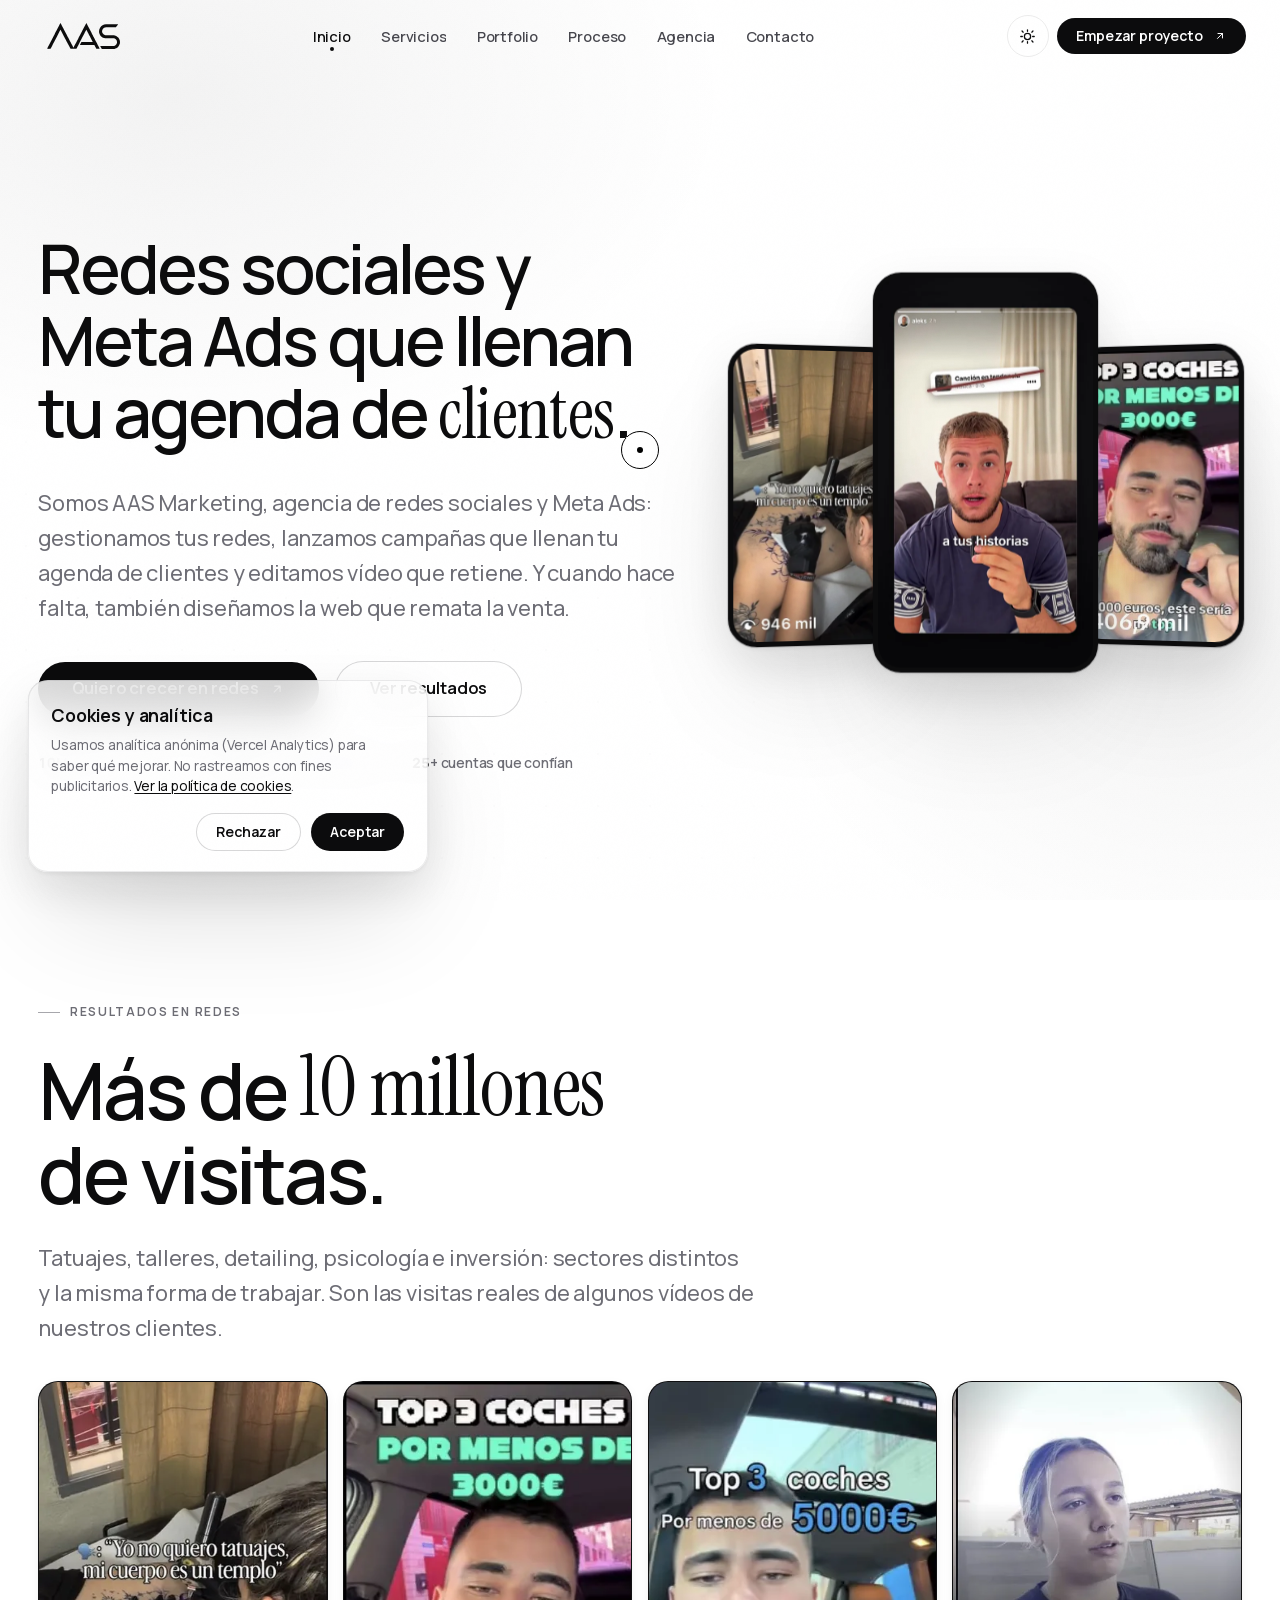
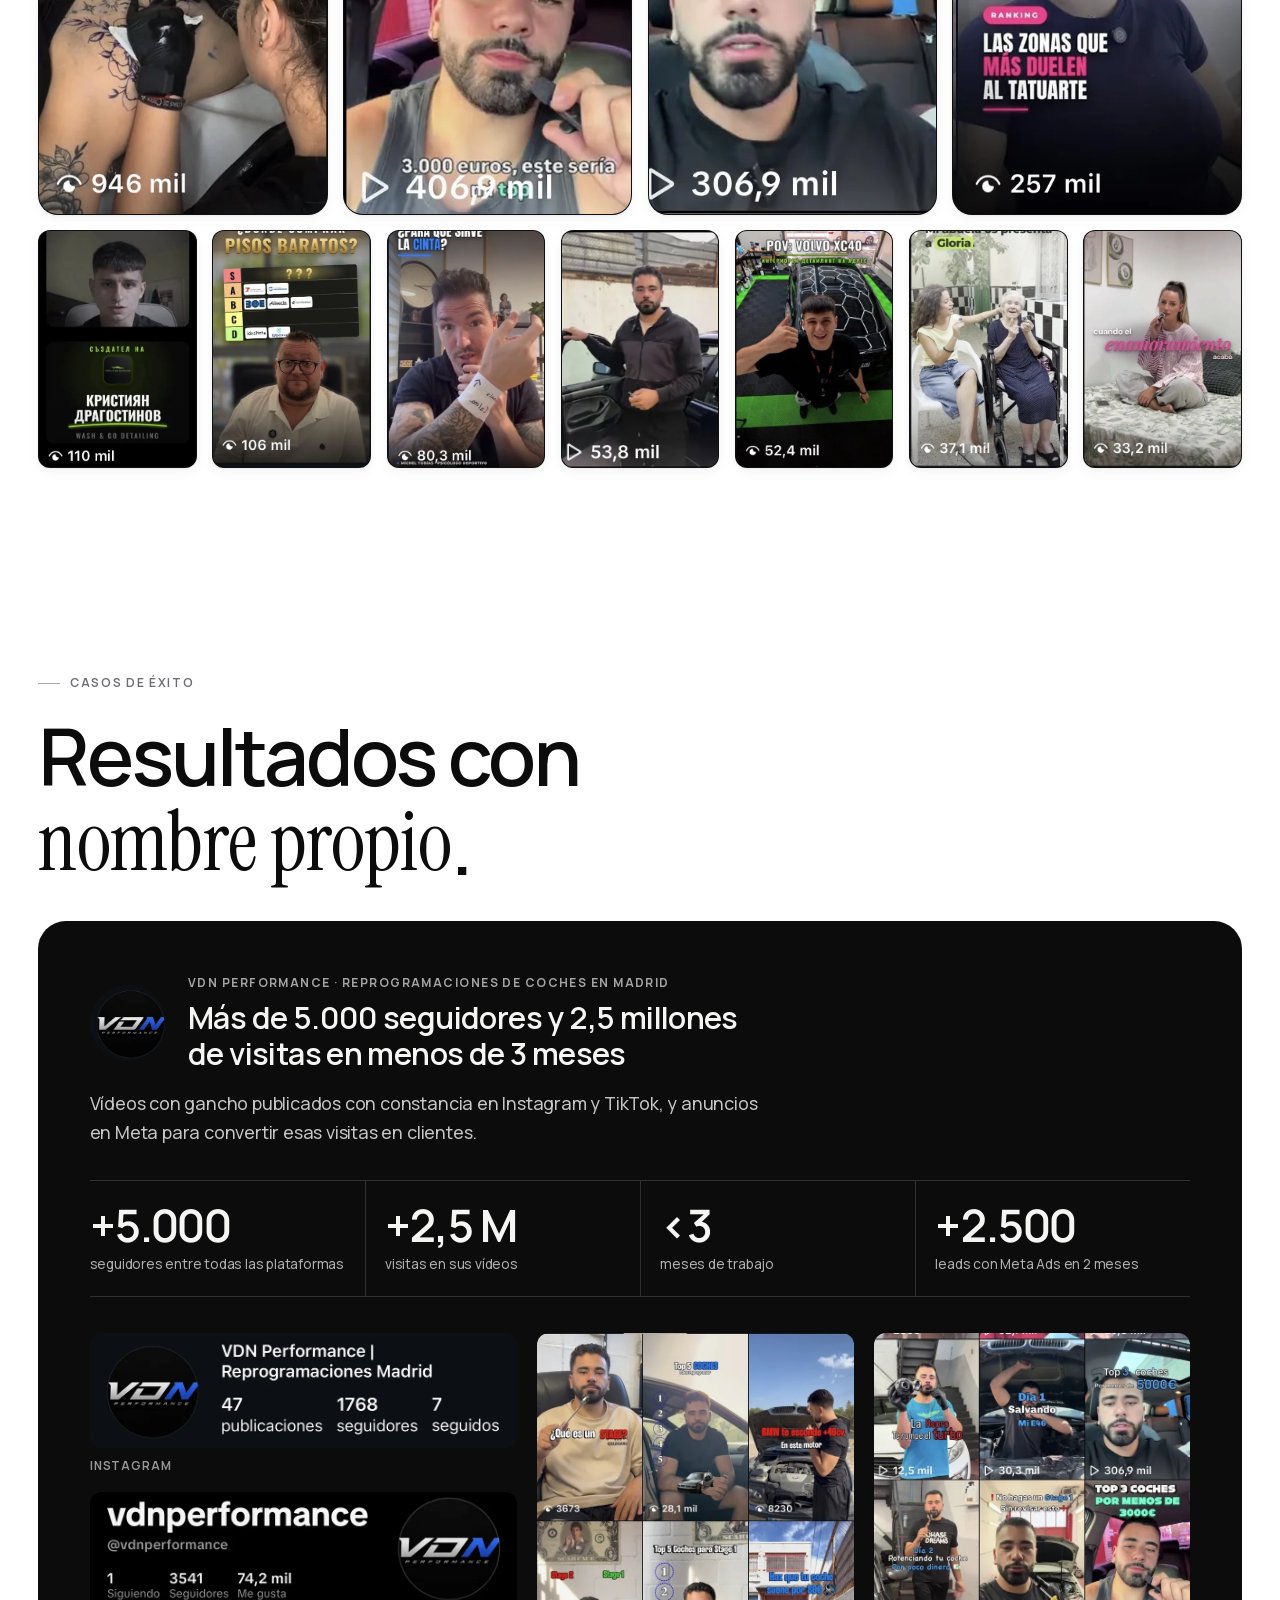
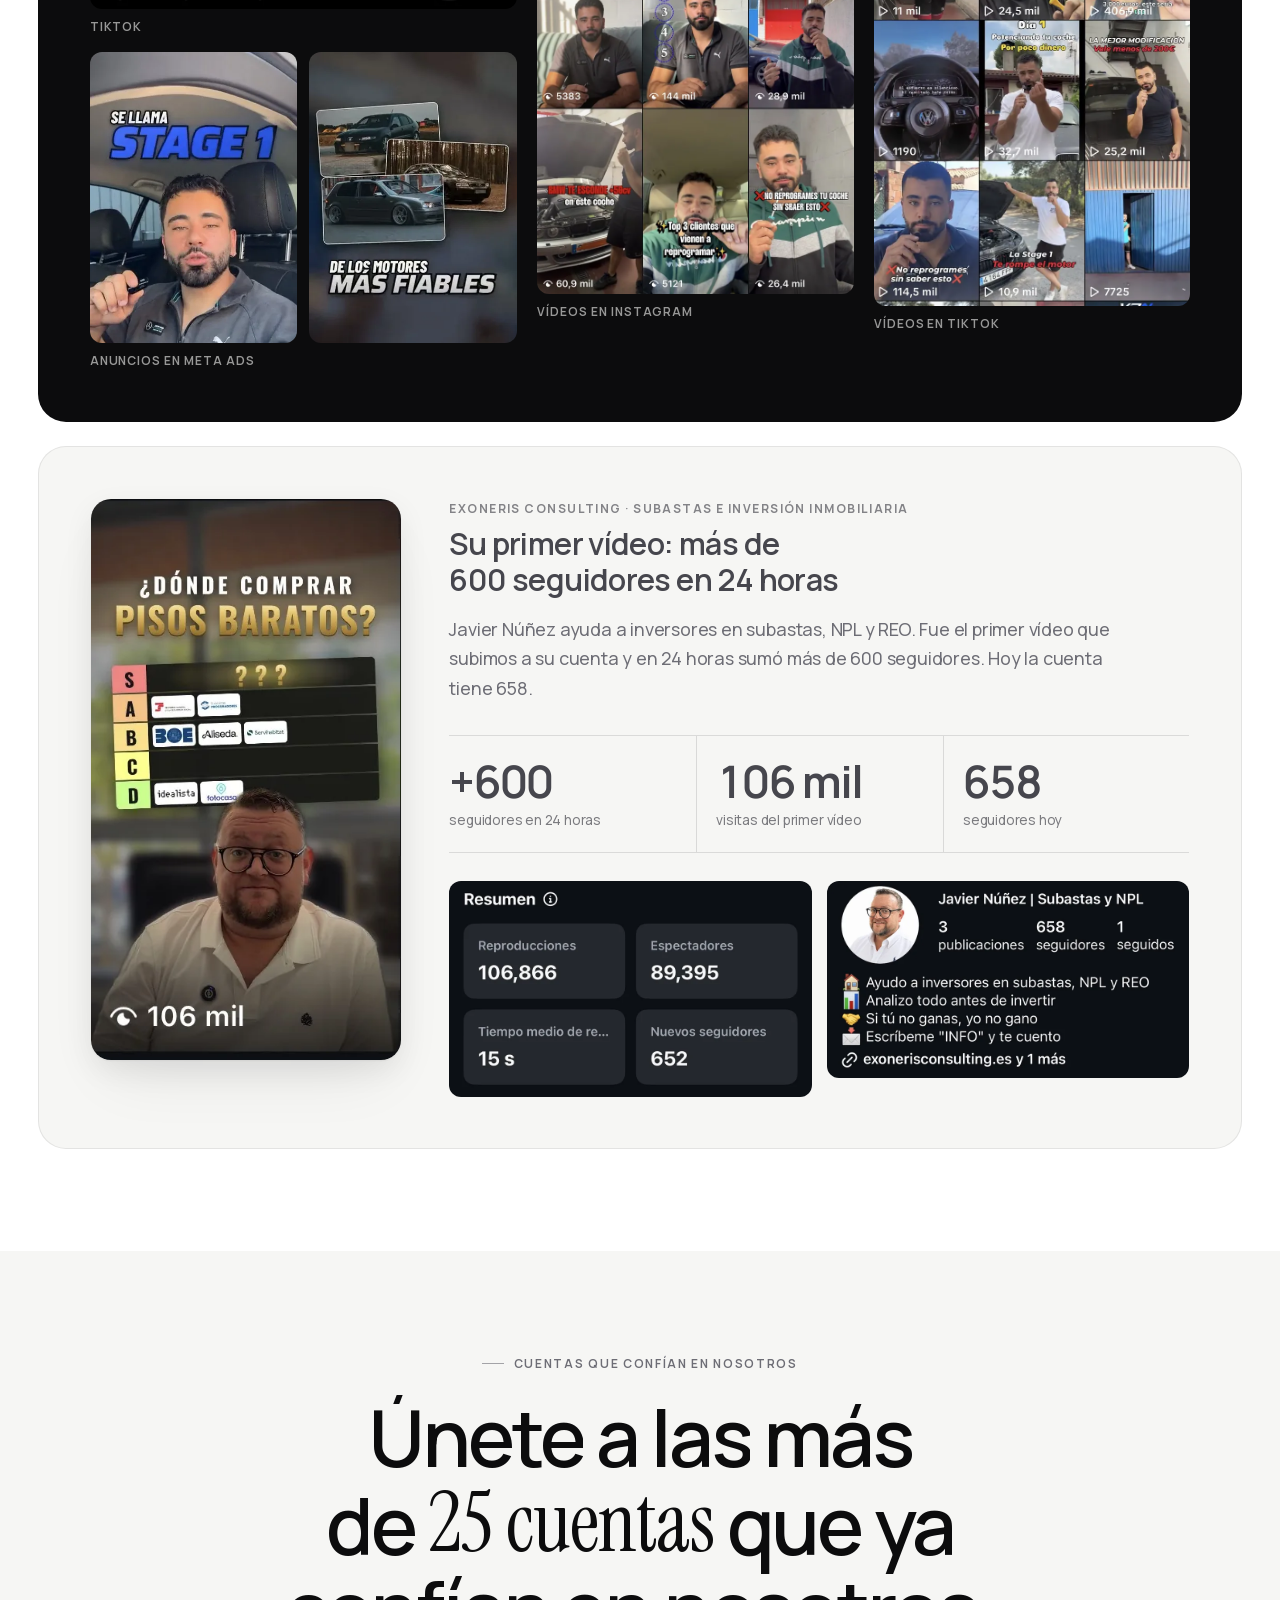
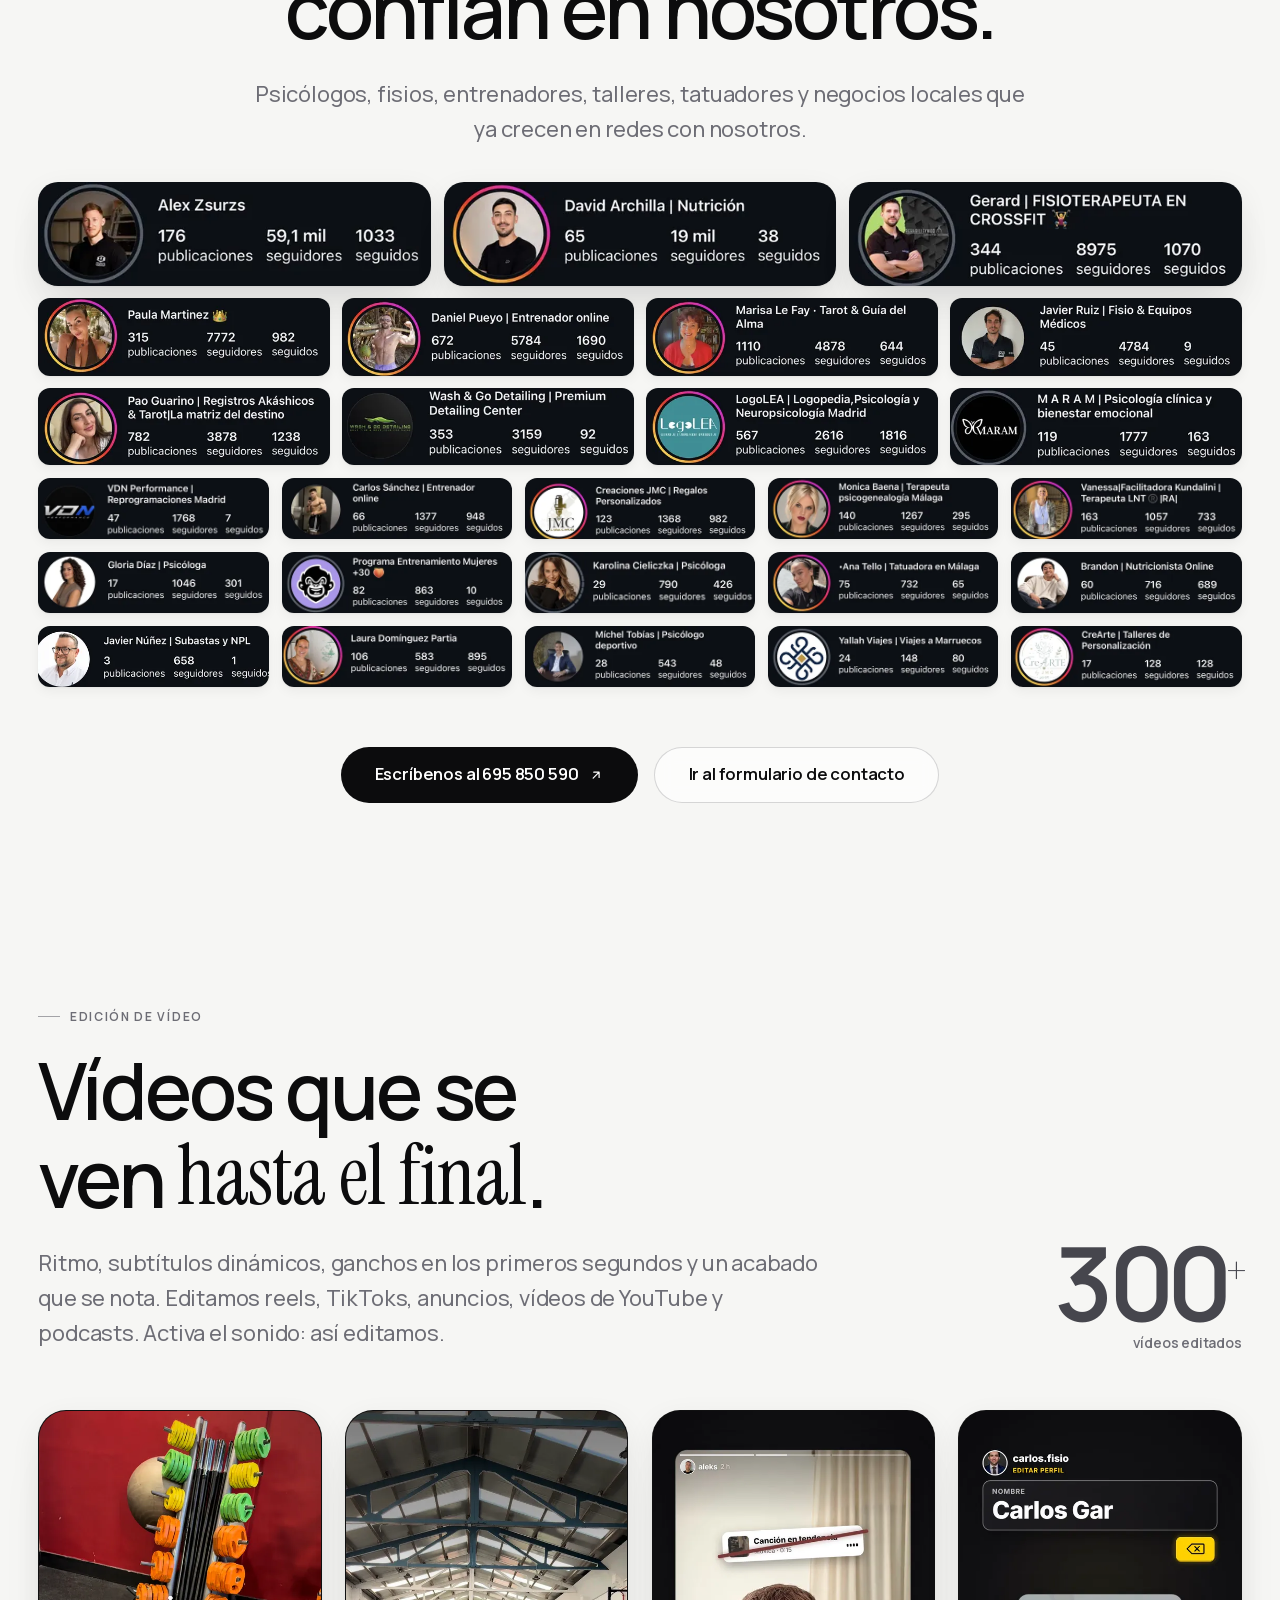
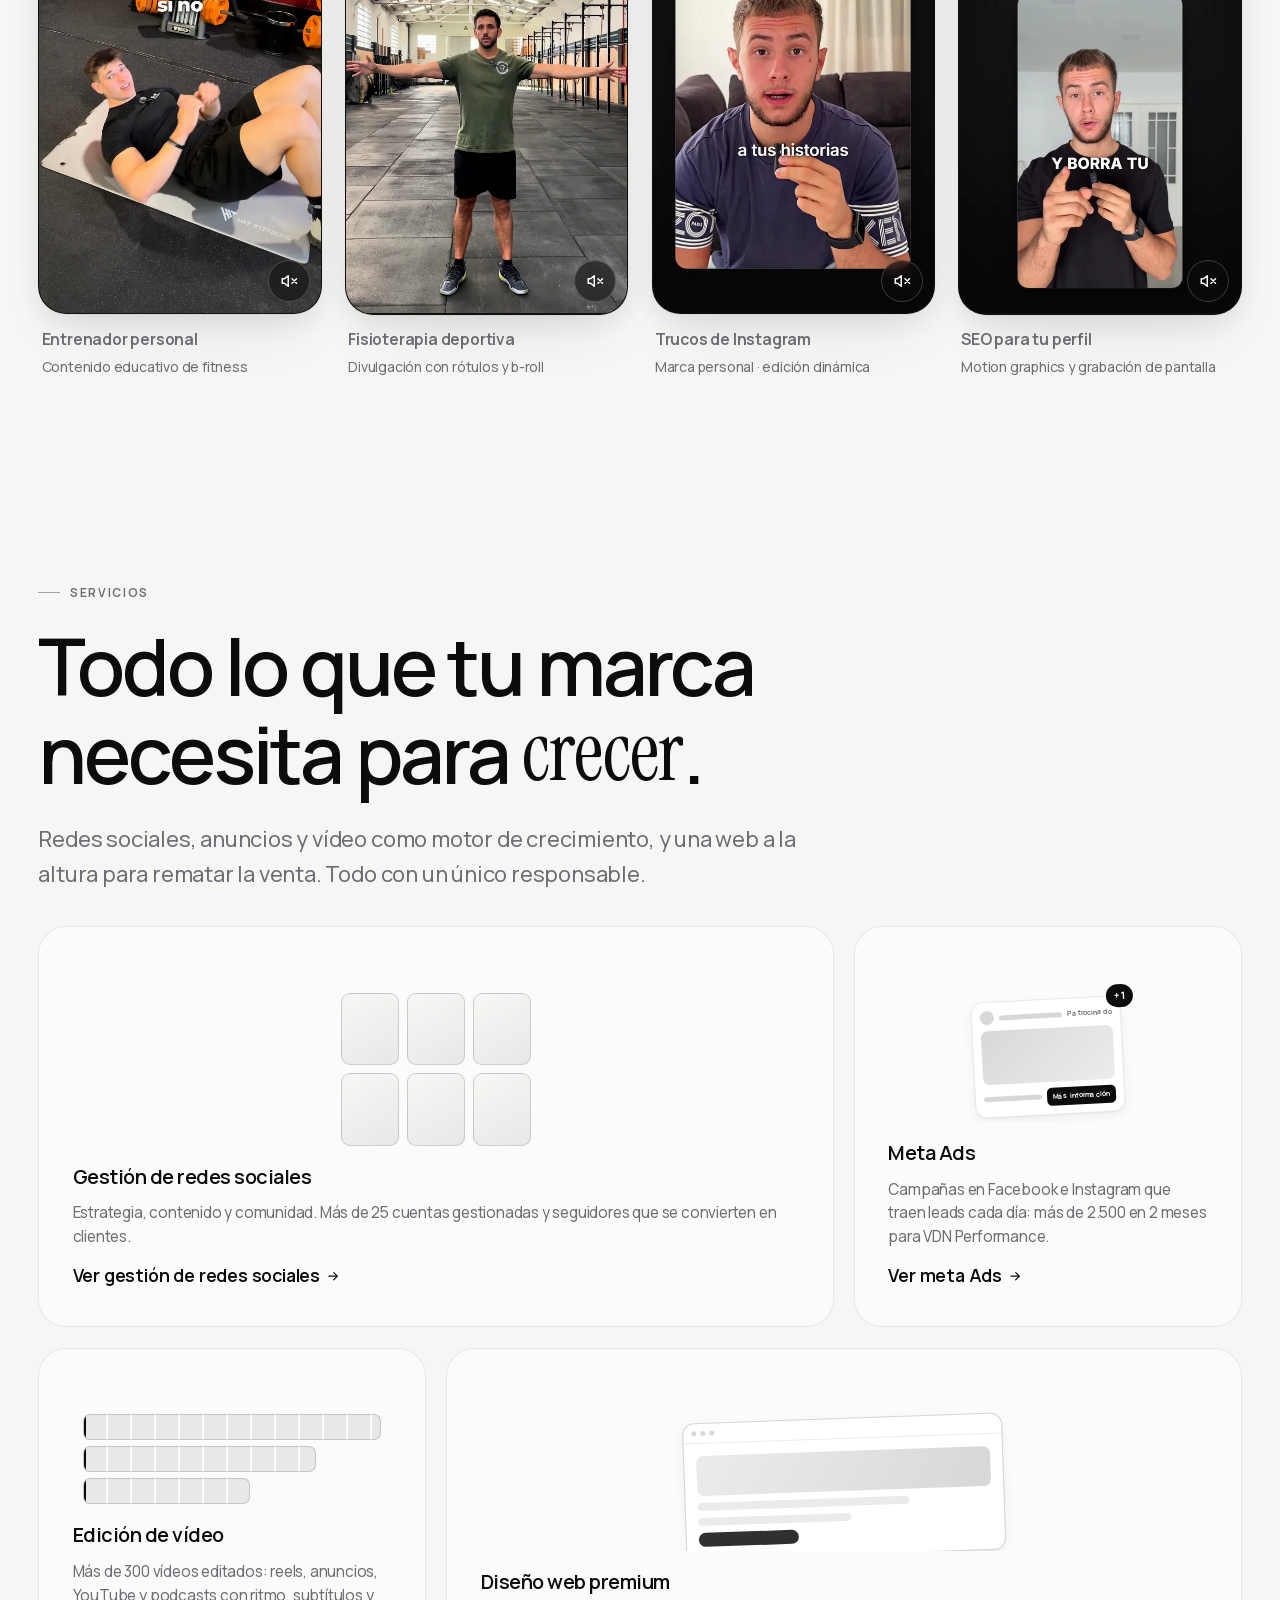
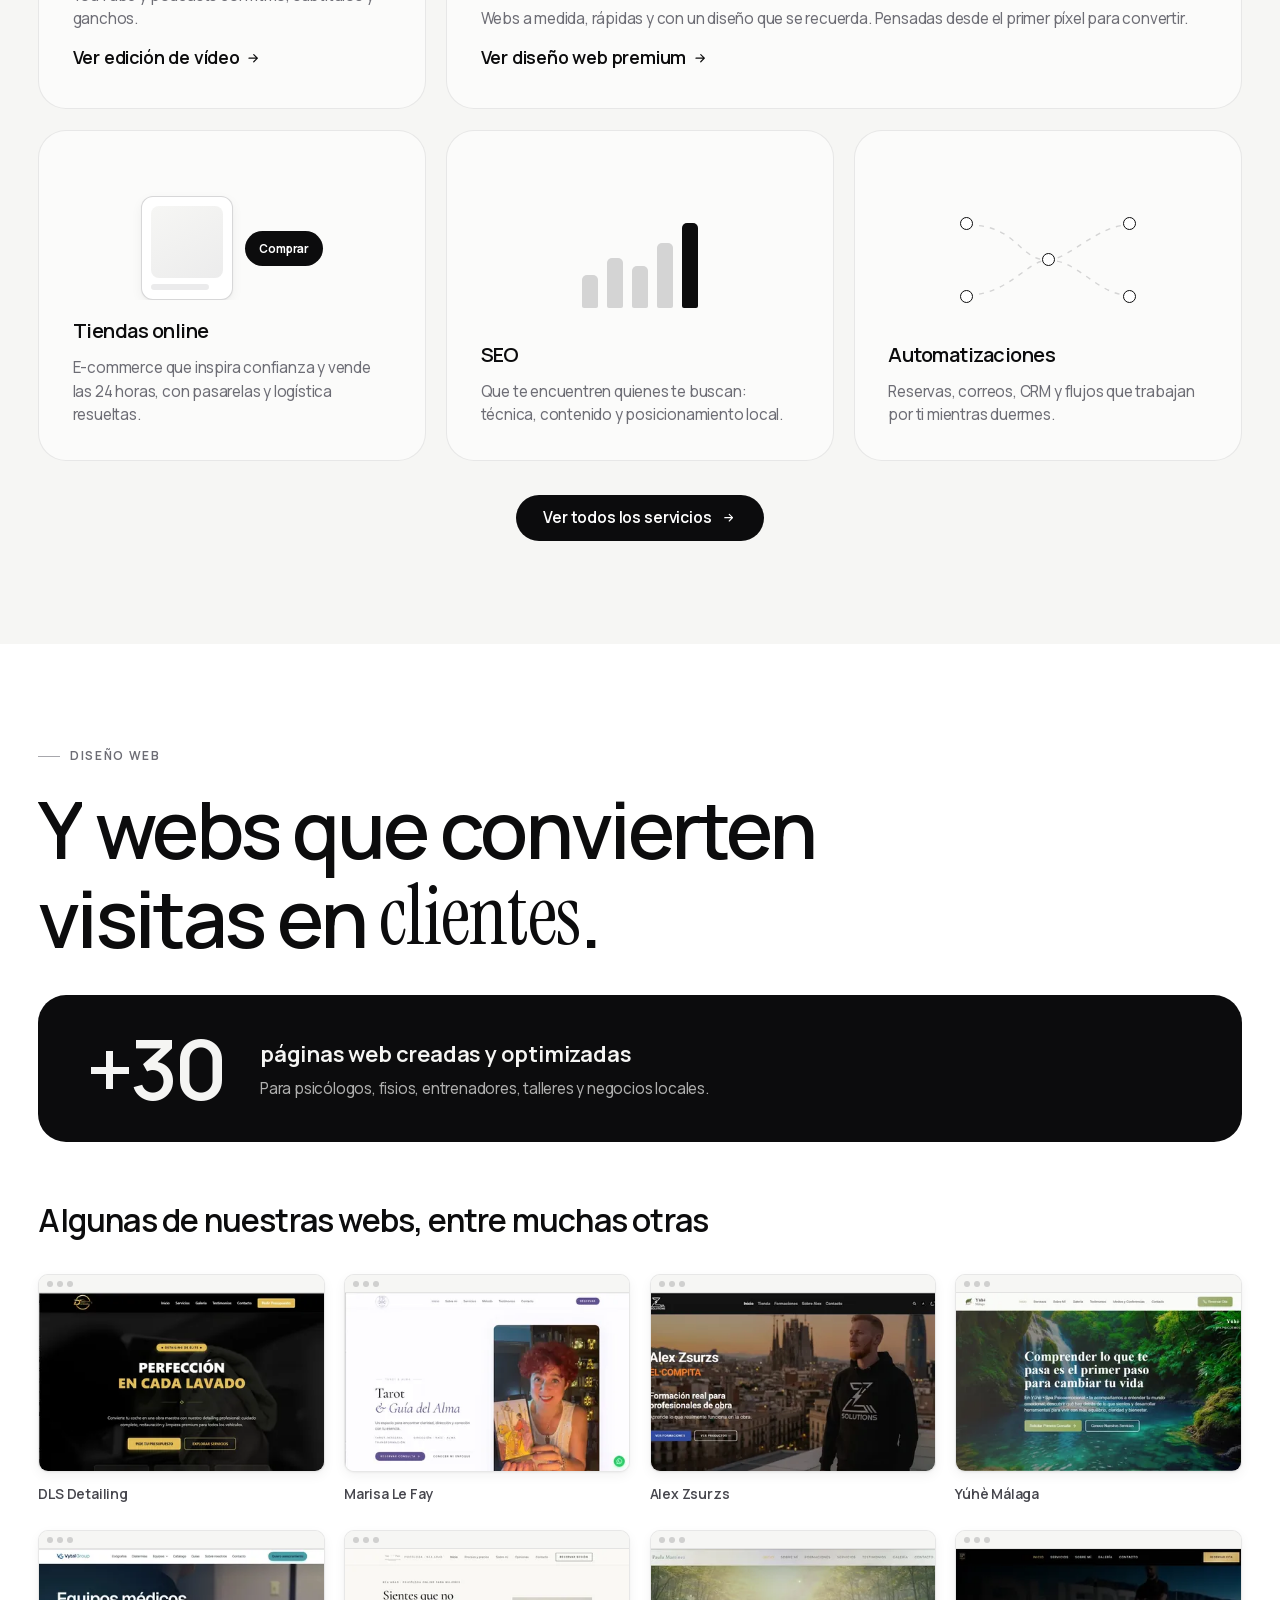
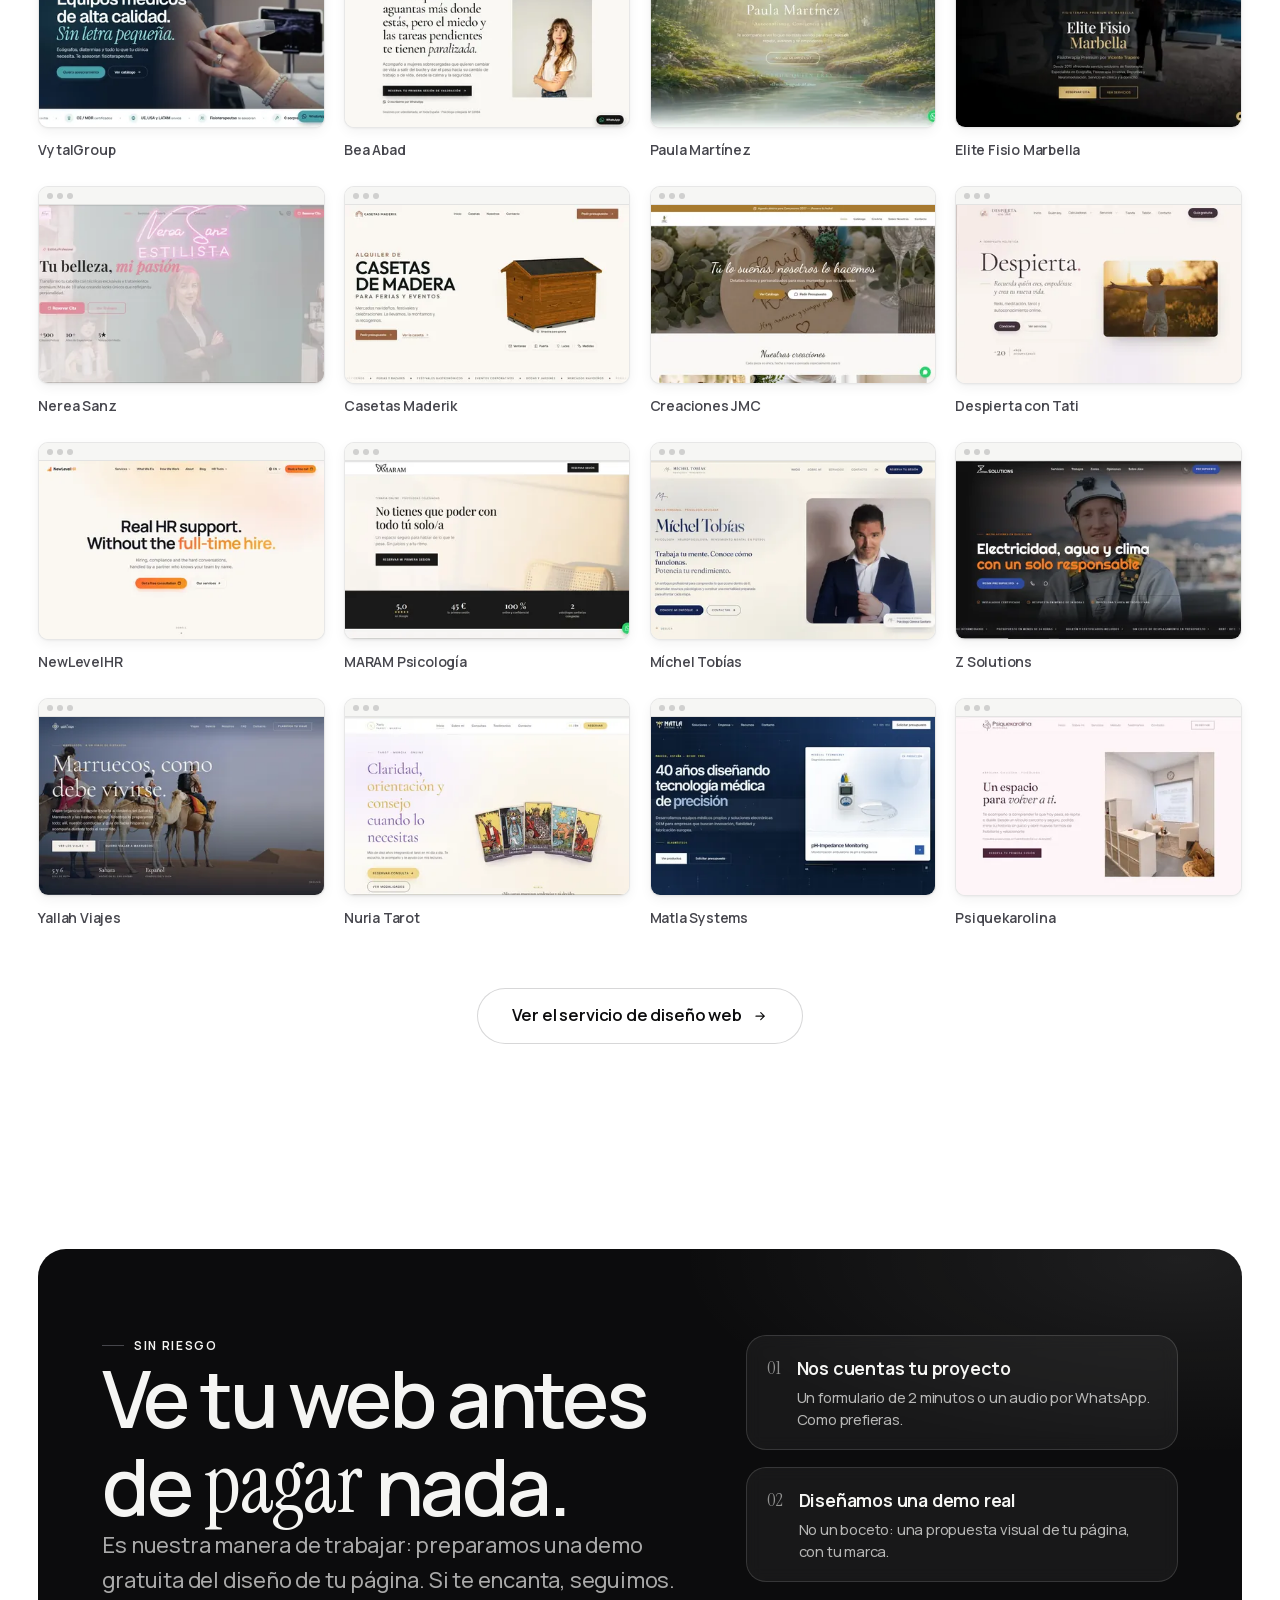
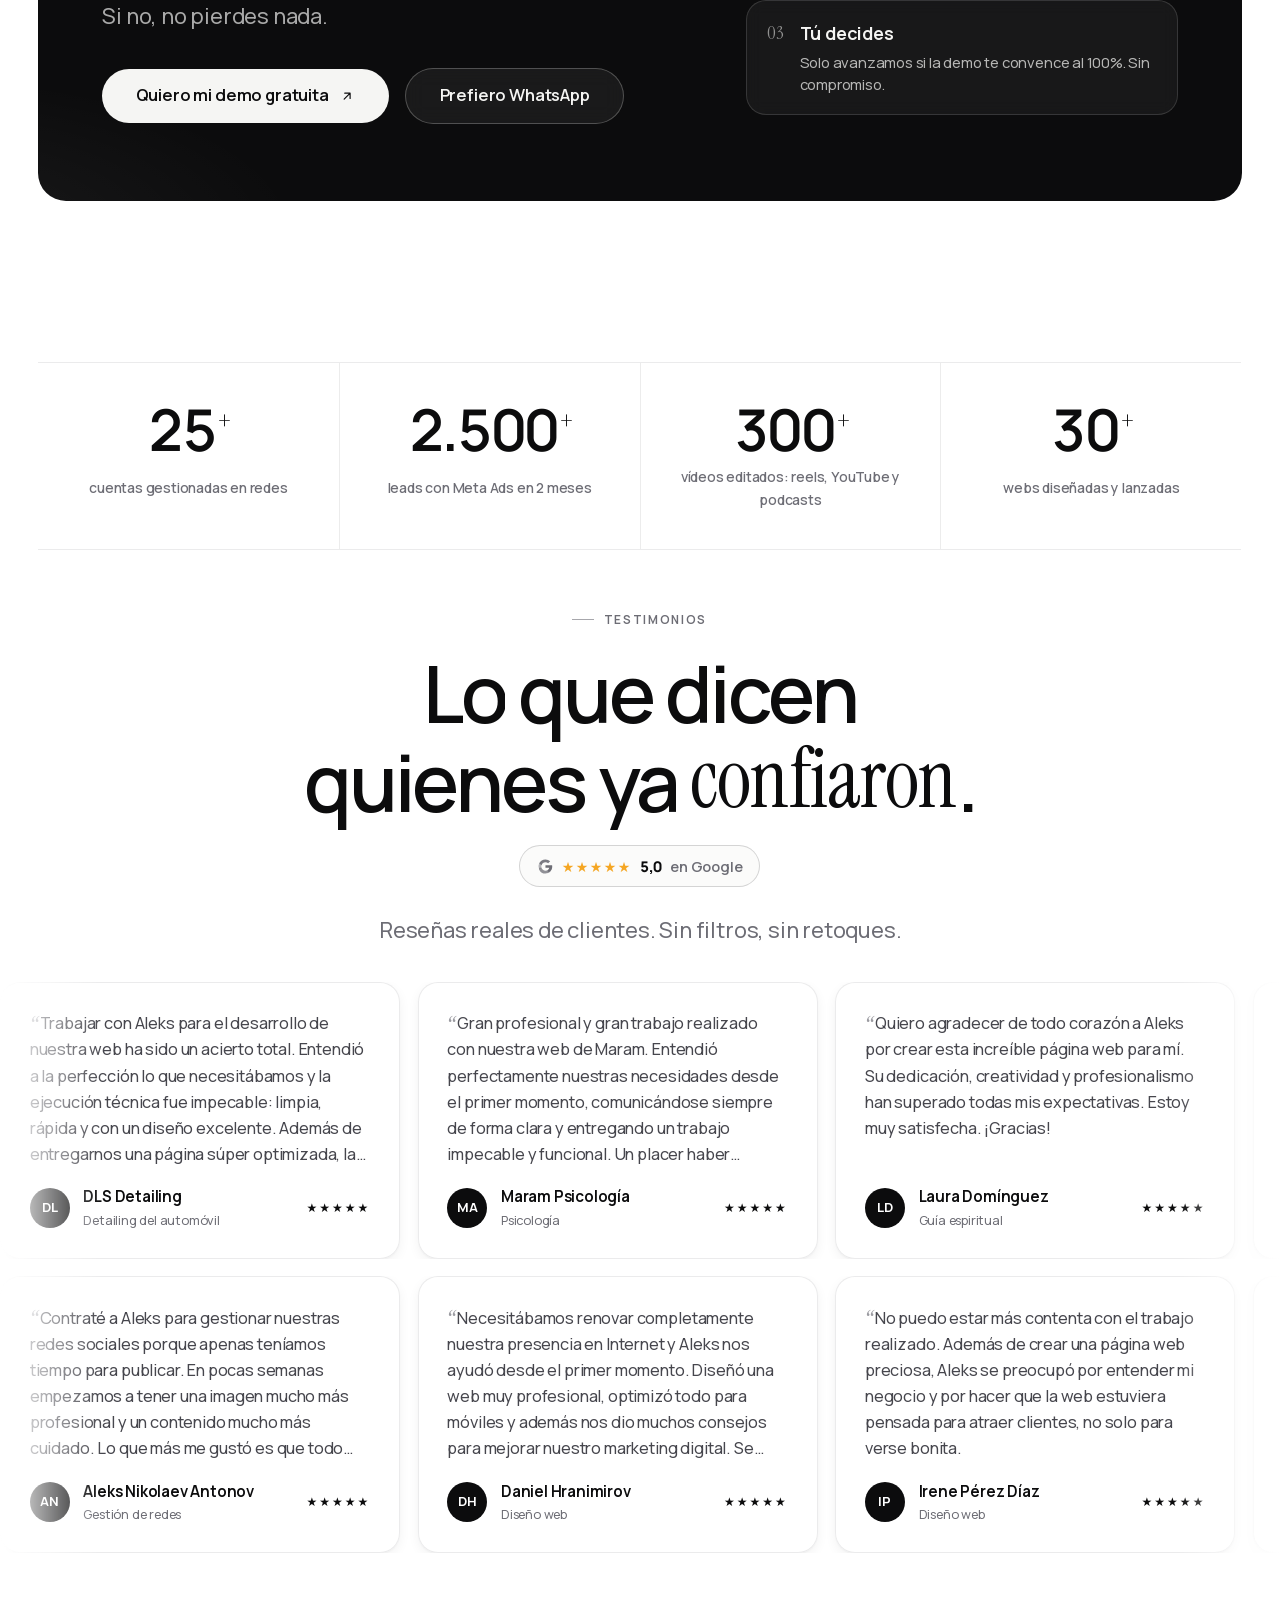
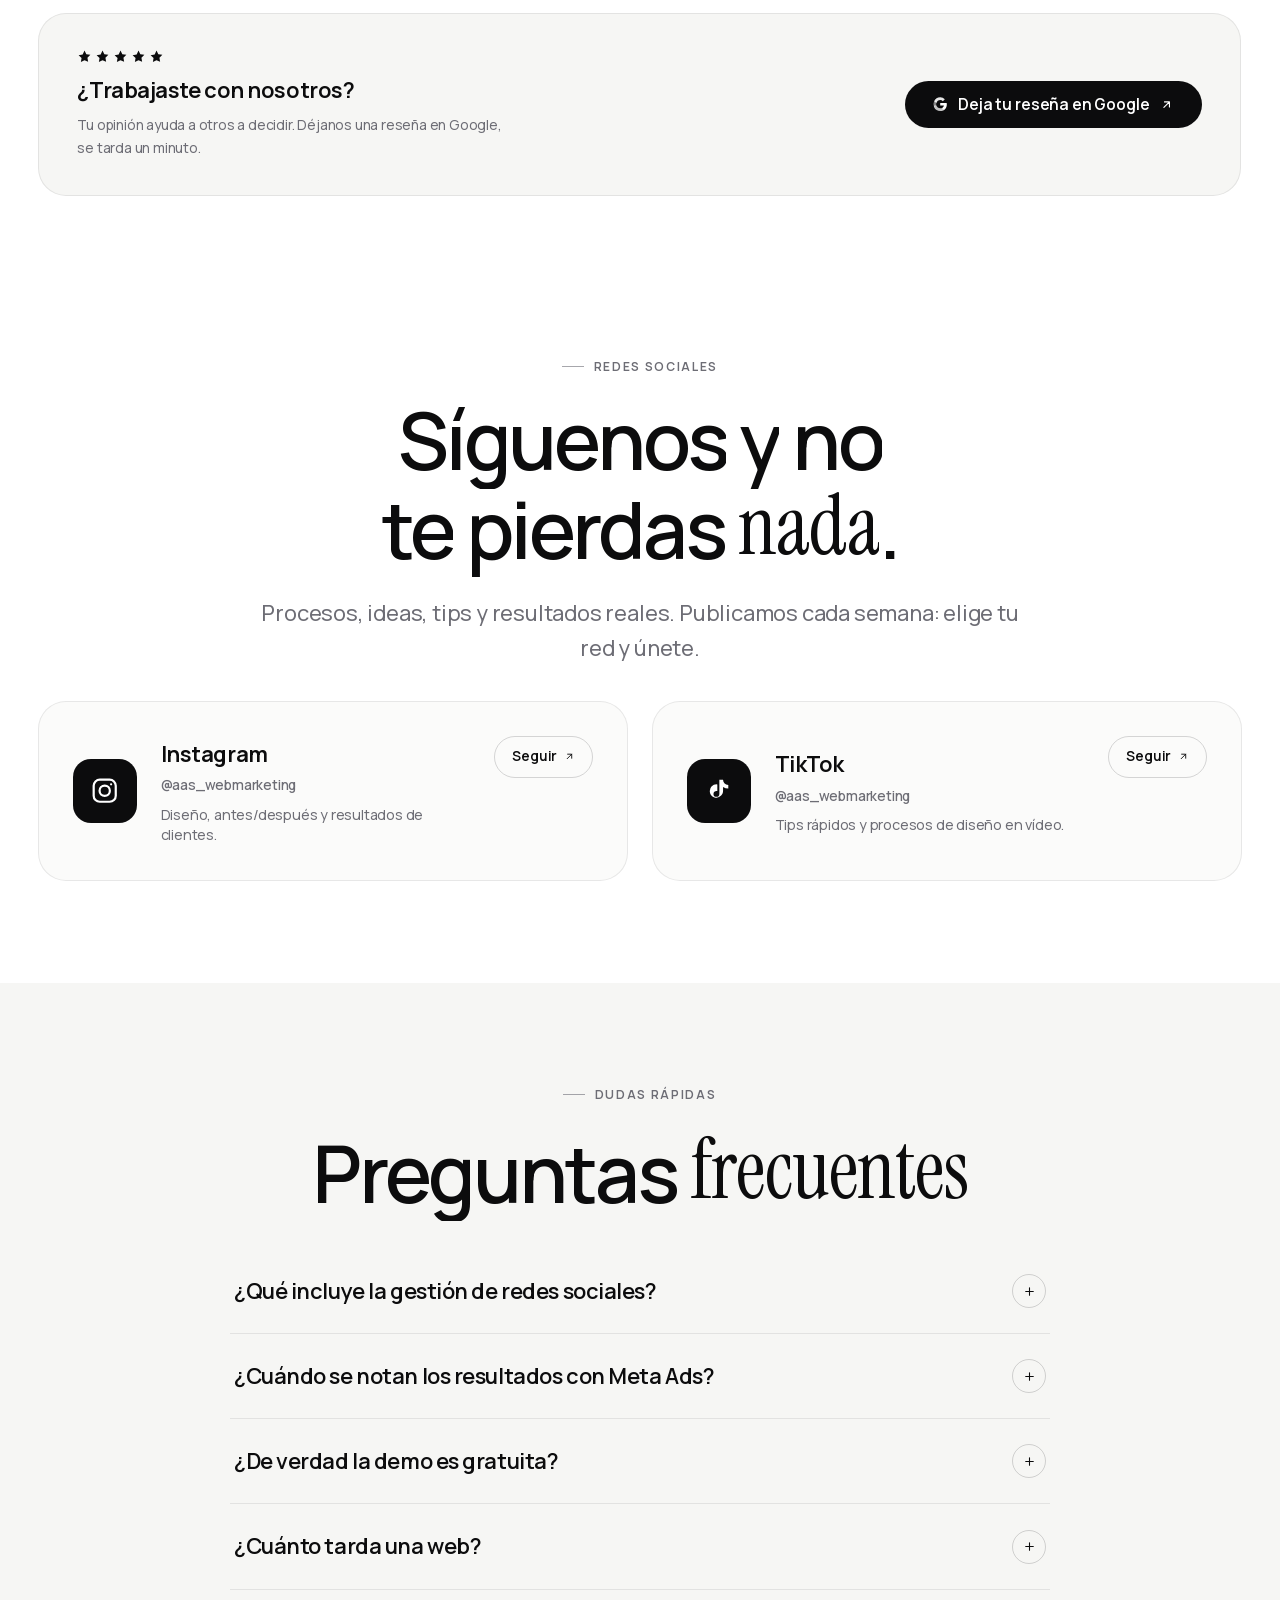
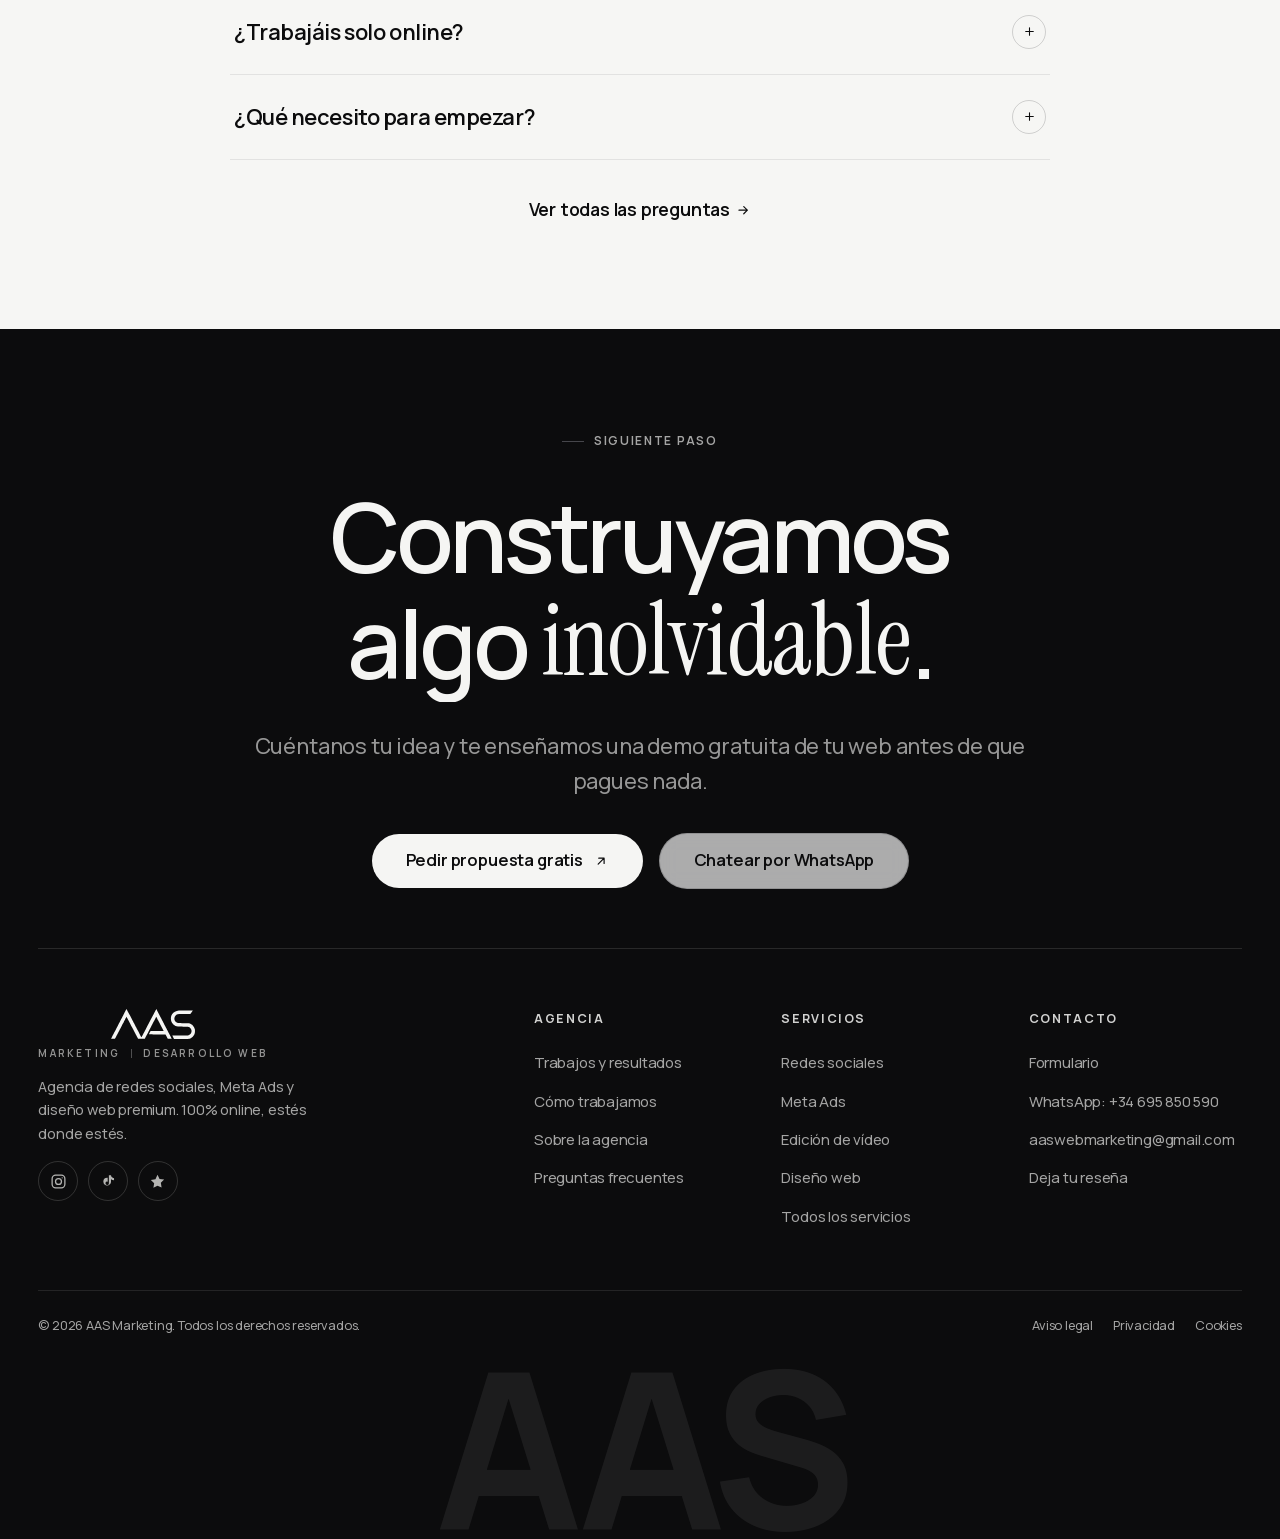
<file: index.html>
<!doctype html>
<html lang="es" data-theme="light">
<head>
  <meta charset="utf-8">
  <meta name="viewport" content="width=device-width, initial-scale=1">
  <title>AAS Marketing · Redes sociales, Meta Ads y diseño web</title>
  <meta name="description" content="Agencia de redes sociales y Meta Ads: +25 cuentas gestionadas, +10 millones de visitas y +2.500 leads con Meta Ads en 2 meses. Webs que convierten.">
  <link rel="canonical" href="https://www.aasmarketing.com/">
  <meta name="theme-color" content="#ffffff">
  <meta name="author" content="AAS Marketing">
  <meta name="robots" content="index, follow, max-image-preview:large">
  <meta property="og:type" content="website">
  <meta property="og:site_name" content="AAS Marketing">
  <meta property="og:locale" content="es_ES">
  <meta property="og:title" content="AAS Marketing · Redes sociales, Meta Ads y diseño web">
  <meta property="og:description" content="Agencia de redes sociales y Meta Ads: +25 cuentas gestionadas, +10 millones de visitas y +2.500 leads con Meta Ads en 2 meses. Webs que convierten.">
  <meta property="og:url" content="https://www.aasmarketing.com/">
  <meta property="og:image" content="https://www.aasmarketing.com/assets/img/og.jpg">
  <meta property="og:image:width" content="1200">
  <meta property="og:image:height" content="630">
  <meta property="og:image:alt" content="AAS Marketing · Redes sociales, Meta Ads y diseño web">
  <meta name="twitter:card" content="summary_large_image">
  <meta name="twitter:title" content="AAS Marketing · Redes sociales, Meta Ads y diseño web">
  <meta name="twitter:description" content="Agencia de redes sociales y Meta Ads: +25 cuentas gestionadas, +10 millones de visitas y +2.500 leads con Meta Ads en 2 meses. Webs que convierten.">
  <meta name="twitter:image" content="https://www.aasmarketing.com/assets/img/og.jpg">
  <link rel="icon" href="./assets/img/favicon.svg" type="image/svg+xml">
  <link rel="icon" href="./favicon.ico" sizes="any">
  <link rel="icon" type="image/png" sizes="16x16" href="./assets/img/favicon-16x16.png">
  <link rel="icon" type="image/png" sizes="32x32" href="./assets/img/favicon-32x32.png">
  <link rel="icon" type="image/png" sizes="192x192" href="./assets/img/android-chrome-192x192.png">
  <link rel="apple-touch-icon" href="./assets/img/apple-touch-icon.png">
  <link rel="manifest" href="./site.webmanifest">
  <link rel="preload" as="image" href="./assets/video/reel-instagram-musica.webp" fetchpriority="high">
  <link rel="preload" href="./assets/fonts/manrope-var-latin.woff2" as="font" type="font/woff2" crossorigin>
  <link rel="preload" href="./assets/fonts/instrument-serif-italic-latin.woff2" as="font" type="font/woff2" crossorigin>
  <script>
    (function () {
      var d = document.documentElement;
      d.classList.add('js');
      try {
        var t = localStorage.getItem('aas_theme');
        if (!t) t = matchMedia('(prefers-color-scheme: dark)').matches ? 'dark' : 'light';
        d.dataset.theme = t;
        var m = document.querySelector('meta[name="theme-color"]');
        if (m && t === 'dark') m.setAttribute('content', '#0a0a0b');
      } catch (e) {}
    })();
  </script>
  <link rel="stylesheet" href="./assets/css/main.css?v=4eb48fb9">
  <script type="module" src="./assets/js/main.js?v=68c8ccdc"></script>
  <script type="application/ld+json">{"@context": "https://schema.org", "@graph": [{"@type": "WebSite", "@id": "https://www.aasmarketing.com/#web", "url": "https://www.aasmarketing.com/", "name": "AAS Marketing · Redes sociales, Meta Ads y diseño web", "inLanguage": "es", "publisher": {"@id": "https://www.aasmarketing.com/#org"}}, {"@type": "ProfessionalService", "@id": "https://www.aasmarketing.com/#org", "name": "AAS Marketing", "alternateName": "AAS Marketing · Desarrollo Web", "description": "Agencia de marketing digital especializada en gestión de redes sociales, campañas de Meta Ads y edición de vídeo, y en diseño web premium, tiendas online, SEO y automatizaciones.", "slogan": "Marketing · Desarrollo Web", "url": "https://www.aasmarketing.com", "email": "aaswebmarketing@gmail.com", "telephone": "+34 695 850 590", "logo": {"@type": "ImageObject", "url": "https://www.aasmarketing.com/assets/img/logo-aas.svg"}, "image": "https://www.aasmarketing.com/assets/img/og.jpg", "priceRange": "$$", "areaServed": "España y trabajo remoto internacional", "serviceType": ["Gestión de redes sociales", "Meta Ads", "Edición de vídeo", "Diseño web", "Tiendas online", "Landing pages", "SEO", "Branding", "Automatizaciones"], "sameAs": ["https://www.instagram.com/aas_webmarketing/", "https://www.tiktok.com/@aas_webmarketing"], "founder": {"@id": "https://www.aasmarketing.com/#fundador"}, "contactPoint": {"@type": "ContactPoint", "contactType": "customer service", "telephone": "+34 695 850 590", "email": "aaswebmarketing@gmail.com", "availableLanguage": ["es", "en"], "areaServed": "ES"}, "knowsAbout": ["Gestión de redes sociales", "Meta Ads", "Publicidad en Instagram y Facebook", "Edición de vídeo", "Reels y TikTok", "Diseño web", "SEO", "Tiendas online"]}, {"@type": "Person", "@id": "https://www.aasmarketing.com/#fundador", "name": "Aleksandar Metodiev Stefanov", "alternateName": "Aleks", "jobTitle": "Fundador y director", "worksFor": {"@id": "https://www.aasmarketing.com/#org"}, "url": "https://www.aasmarketing.com/agencia/"}, {"@type": "VideoObject", "name": "Reel educativo de fitness para un entrenador personal", "description": "Reel con subtítulos dinámicos y ritmo de edición para un entrenador personal.", "duration": "PT46S", "uploadDate": "2026-10-15T09:00:00+02:00", "thumbnailUrl": "https://www.aasmarketing.com/assets/video/reel-entrenador.webp", "contentUrl": "https://www.aasmarketing.com/assets/video/reel-entrenador.mp4", "publisher": {"@id": "https://www.aasmarketing.com/#org"}, "inLanguage": "es"}, {"@type": "VideoObject", "name": "Reel de fisioterapia deportiva", "description": "Reel divulgativo con rótulos y b-roll para una clínica de fisioterapia deportiva.", "duration": "PT43S", "uploadDate": "2026-10-15T09:00:00+02:00", "thumbnailUrl": "https://www.aasmarketing.com/assets/video/reel-fisioterapia.webp", "contentUrl": "https://www.aasmarketing.com/assets/video/reel-fisioterapia.mp4", "publisher": {"@id": "https://www.aasmarketing.com/#org"}, "inLanguage": "es"}, {"@type": "VideoObject", "name": "Trucos de Instagram: ponerle música a tus historias", "description": "Reel de marca personal con edición dinámica sobre trucos de Instagram.", "duration": "PT35S", "uploadDate": "2026-10-15T09:00:00+02:00", "thumbnailUrl": "https://www.aasmarketing.com/assets/video/reel-instagram-musica.webp", "contentUrl": "https://www.aasmarketing.com/assets/video/reel-instagram-musica.mp4", "publisher": {"@id": "https://www.aasmarketing.com/#org"}, "inLanguage": "es"}, {"@type": "VideoObject", "name": "SEO para tu perfil de Instagram", "description": "Reel con motion graphics y grabación de pantalla sobre cómo optimizar el perfil.", "duration": "PT30S", "uploadDate": "2026-10-15T09:00:00+02:00", "thumbnailUrl": "https://www.aasmarketing.com/assets/video/reel-perfil-seo.webp", "contentUrl": "https://www.aasmarketing.com/assets/video/reel-perfil-seo.mp4", "publisher": {"@id": "https://www.aasmarketing.com/#org"}, "inLanguage": "es"}]}</script>
  <script type="application/ld+json">{"@context":"https://schema.org","@type":"FAQPage","mainEntity":[{"@type":"Question","name":"¿Qué incluye la gestión de redes sociales?","acceptedAnswer":{"@type":"Answer","text":"Estrategia, calendario, creación y edición de contenido (reels, carruseles y stories), publicación, comunidad y un informe mensual con resultados. Ya gestionamos las redes sociales de más de 25 cuentas."}},{"@type":"Question","name":"¿Cuándo se notan los resultados con Meta Ads?","acceptedAnswer":{"@type":"Answer","text":"Depende del sector y del presupuesto, pero una campaña bien montada suele traer contactos desde la primera semana. Con VDN Performance superamos los 2.500 leads en 2 meses."}},{"@type":"Question","name":"¿De verdad la demo es gratuita?","acceptedAnswer":{"@type":"Answer","text":"Sí. Preparamos una propuesta visual real de tu web sin coste y sin compromiso. Solo si te convence al 100% seguimos adelante con el proyecto."}},{"@type":"Question","name":"¿Cuánto tarda una web?","acceptedAnswer":{"@type":"Answer","text":"Si tienes claro qué quieres (textos, marca y referencias), tu web puede estar lista en un máximo de 72 horas. Proyectos más grandes, como tiendas extensas, llevan algo más, siempre con un calendario claro desde el día uno."}},{"@type":"Question","name":"¿Trabajáis solo online?","acceptedAnswer":{"@type":"Answer","text":"Sí, al 100%. Trabajamos con clientes de toda España (y fuera) por videollamada, WhatsApp y correo. Todo el proceso está pensado para que sea cómodo estés donde estés."}},{"@type":"Question","name":"¿Qué necesito para empezar?","acceptedAnswer":{"@type":"Answer","text":"Solo tu idea. Te guiamos con el resto: textos, fotos, dominio, hosting… Lo vemos juntos paso a paso, sin tecnicismos."}}]}</script>
</head>
<body>
  <a class="skip-link" href="#contenido">Saltar al contenido</a>
  <header class="nav">
    <div class="nav-inner">
      <a class="brand" href="./" aria-label="AAS Marketing, ir al inicio"><span class="brand-mark" role="img" aria-label="AAS Marketing"></span></a>
      <nav aria-label="Principal">
        <ul class="nav-links">
          <li><a class="nav-link" href="./" aria-current="page">Inicio</a></li>
          <li><a class="nav-link" href="./servicios/">Servicios</a></li>
          <li><a class="nav-link" href="./portfolio/">Portfolio</a></li>
          <li><a class="nav-link" href="./proceso/">Proceso</a></li>
          <li><a class="nav-link" href="./agencia/">Agencia</a></li>
          <li><a class="nav-link" href="./contacto/">Contacto</a></li>
        </ul>
      </nav>
      <div class="nav-actions">
        <button class="theme-toggle" type="button" aria-label="Cambiar entre modo claro y oscuro"><svg class="sun" width="24" height="24" viewBox="0 0 24 24" fill="none" stroke="currentColor" stroke-width="1.8" stroke-linecap="round" aria-hidden="true"><circle cx="12" cy="12" r="4.4"/><path d="M12 2.5v2.2m0 14.6v2.2M4.3 4.3l1.6 1.6m12.2 12.2 1.6 1.6M2.5 12h2.2m14.6 0h2.2M4.3 19.7l1.6-1.6M18.1 5.9l1.6-1.6"/></svg><svg class="moon" width="24" height="24" viewBox="0 0 24 24" fill="none" stroke="currentColor" stroke-width="1.8" stroke-linecap="round" stroke-linejoin="round" aria-hidden="true"><path d="M20.6 14.2A8.8 8.8 0 0 1 9.8 3.4a8.8 8.8 0 1 0 10.8 10.8Z"/></svg></button>
        <a class="btn btn-s btn-nav-cta" href="./contacto/">Empezar proyecto <span class="arr"><svg width="24" height="24" viewBox="0 0 24 24" fill="none" stroke="currentColor" stroke-width="2" stroke-linecap="round" stroke-linejoin="round" aria-hidden="true"><path d="M7 17 17 7M8 7h9v9"/></svg></span></a>
        <button class="nav-burger" type="button" aria-expanded="false" aria-controls="menu-movil" aria-label="Abrir menú"><span></span></button>
      </div>
    </div>
  </header>
  <div class="mobile-menu" id="menu-movil">
    <nav aria-label="Menú móvil">
      <ul>
        <li><a class="mobile-link" href="./"><span class="idx">01</span><span class="txt">Inicio</span></a></li>
        <li><a class="mobile-link" href="./servicios/"><span class="idx">02</span><span class="txt">Servicios</span></a></li>
        <li><a class="mobile-link" href="./portfolio/"><span class="idx">03</span><span class="txt">Portfolio</span></a></li>
        <li><a class="mobile-link" href="./proceso/"><span class="idx">04</span><span class="txt">Proceso</span></a></li>
        <li><a class="mobile-link" href="./agencia/"><span class="idx">05</span><span class="txt">Agencia</span></a></li>
        <li><a class="mobile-link" href="./contacto/"><span class="idx">06</span><span class="txt">Contacto</span></a></li>
      </ul>
    </nav>
    <div class="mobile-foot">
      <a class="btn" href="./contacto/">Empezar mi proyecto</a>
      <a class="btn btn-ghost" href="https://wa.me/34695850590?text=Hola%20AAS%20Marketing%2C%20he%20visto%20vuestra%20web%20y%20me%20interesa%20un%20proyecto.%20%C2%BFHablamos%3F" target="_blank" rel="noopener">Escribir por WhatsApp</a>
    </div>
  </div>
  <main id="contenido">
    <!-- HERO -->
    <section class="hero">
      <div class="hero-grad" aria-hidden="true"></div>
      <canvas class="hero-canvas" aria-hidden="true"></canvas>
      <div class="hero-inner">
        <div class="hero-copy">
          <h1>Redes sociales y Meta Ads que llenan tu agenda de <em class="accent">clientes</em>.</h1>
          <p class="lead hero-sub">Somos AAS Marketing, agencia de redes sociales y Meta Ads: gestionamos tus redes, lanzamos campañas que llenan tu agenda de clientes y editamos vídeo que retiene. Y cuando hace falta, también diseñamos la web que remata la venta.</p>
          <div class="hero-cta">
            <a class="btn btn-l" href="./contacto/">Quiero crecer en redes <span class="arr"><svg width="24" height="24" viewBox="0 0 24 24" fill="none" stroke="currentColor" stroke-width="2" stroke-linecap="round" stroke-linejoin="round" aria-hidden="true"><path d="M7 17 17 7M8 7h9v9"/></svg></span></a>
            <a class="btn btn-ghost btn-l" href="#resultados">Ver resultados</a>
          </div>
          <p class="hero-proof"><span><span class="hp-num">10M</span>+ visitas en redes</span><span><span class="hp-num">2.500</span>+ leads con Meta Ads</span><span><span class="hp-num">25</span>+ cuentas que confían</span></p>
        </div>
        <div class="hero-stage is-reels" aria-hidden="true" data-parallax="0.08">
          <div class="phone phone-l" data-tilt="8"><img src="./assets/img/results/tatuajes-946mil-400.webp" srcset="./assets/img/results/tatuajes-946mil-400.webp 400w, ./assets/img/results/tatuajes-946mil.webp 800w" sizes="(max-width: 1024px) 150px, 190px" alt="Reel de un estudio de tatuajes gestionado por AAS Marketing, con 946 mil visualizaciones" width="400" height="706" decoding="async"></div>
          <div class="phone phone-r" data-tilt="8"><img src="./assets/img/results/vdn-performance-406mil-400.webp" srcset="./assets/img/results/vdn-performance-406mil-400.webp 400w, ./assets/img/results/vdn-performance-406mil.webp 800w" sizes="(max-width: 1024px) 150px, 190px" alt="Reel de VDN Performance gestionado por AAS Marketing, con más de 406 mil visualizaciones" width="400" height="530" decoding="async"></div>
          <div class="phone phone-main" data-tilt="6"><video data-reel poster="./assets/video/reel-instagram-musica.webp" muted loop playsinline preload="none" width="540" height="960" data-cursor-label="Sonido ♪"><source src="./assets/video/reel-instagram-musica.mp4" type="video/mp4"></video></div>
        </div>
      </div>
    </section>


    <!-- RESULTADOS EN REDES -->
    <section class="section" id="resultados">
      <div class="container">
        <div class="section-head">
          <p class="eyebrow" data-reveal>Resultados en redes</p>
          <h2 data-split>Más de <em class="accent">10 millones</em> de visitas.</h2>
          <p class="lead" data-reveal>Tatuajes, talleres, detailing, psicología e inversión: sectores distintos y la misma forma de trabajar. Son las visitas reales de algunos vídeos de nuestros clientes.</p>
        </div>
        <div class="vm-big" data-reveal-group>
            <figure class="vm-item"><img src="./assets/img/results/tatuajes-946mil.webp" alt="Reel de un estudio de tatuajes con 946 mil visualizaciones" width="800" height="1412" loading="lazy" decoding="async" srcset="./assets/img/results/tatuajes-946mil-400.webp 400w, ./assets/img/results/tatuajes-946mil.webp 800w" sizes="(max-width: 640px) 46vw, (max-width: 1024px) 23vw, 300px"></figure>
            <figure class="vm-item"><img src="./assets/img/results/vdn-performance-406mil.webp" alt="Reel de VDN Performance sobre los mejores coches por menos de 3.000 euros, con más de 406 mil visualizaciones" width="800" height="1060" loading="lazy" decoding="async" srcset="./assets/img/results/vdn-performance-406mil-400.webp 400w, ./assets/img/results/vdn-performance-406mil.webp 800w" sizes="(max-width: 640px) 46vw, (max-width: 1024px) 23vw, 300px"></figure>
            <figure class="vm-item"><img src="./assets/img/results/vdn-performance-307mil.webp" alt="Reel de VDN Performance sobre los mejores coches por menos de 5.000 euros, con 306,9 mil visualizaciones" width="800" height="1120" loading="lazy" decoding="async" srcset="./assets/img/results/vdn-performance-307mil-400.webp 400w, ./assets/img/results/vdn-performance-307mil.webp 800w" sizes="(max-width: 640px) 46vw, (max-width: 1024px) 23vw, 300px"></figure>
            <figure class="vm-item"><img src="./assets/img/results/tatuajes-250mil.webp" alt="Reel de un estudio de tatuajes sobre las zonas que más duelen al tatuarse, con 257 mil visualizaciones" width="800" height="1410" loading="lazy" decoding="async" srcset="./assets/img/results/tatuajes-250mil-400.webp 400w, ./assets/img/results/tatuajes-250mil.webp 800w" sizes="(max-width: 640px) 46vw, (max-width: 1024px) 23vw, 300px"></figure>
        </div>
        <div class="vm-small" data-reveal-group>
            <figure class="vm-item"><img src="./assets/img/results/wash-go-detailing-110mil.webp" alt="Reel de presentación de Wash & Go Detailing con 110 mil visualizaciones" width="800" height="1372" loading="lazy" decoding="async" srcset="./assets/img/results/wash-go-detailing-110mil-400.webp 400w, ./assets/img/results/wash-go-detailing-110mil.webp 800w" sizes="(max-width: 1024px) 34vw, 170px"></figure>
            <figure class="vm-item"><img src="./assets/img/results/exoneris-106mil.webp" alt="Primer reel de Javier Núñez, de Exoneris Consulting, con 106 mil visualizaciones" width="800" height="1444" loading="lazy" decoding="async" srcset="./assets/img/results/exoneris-106mil-400.webp 400w, ./assets/img/results/exoneris-106mil.webp 800w" sizes="(max-width: 1024px) 34vw, 170px"></figure>
            <figure class="vm-item"><img src="./assets/img/results/michel-tobias-80mil.webp" alt="Reel de Míchel Tobías, psicólogo deportivo, con 80,3 mil visualizaciones" width="800" height="1382" loading="lazy" decoding="async" srcset="./assets/img/results/michel-tobias-80mil-400.webp 400w, ./assets/img/results/michel-tobias-80mil.webp 800w" sizes="(max-width: 1024px) 34vw, 170px"></figure>
            <figure class="vm-item"><img src="./assets/img/results/vdn-performance-54mil.webp" alt="Reel de VDN Performance con 53,8 mil visualizaciones" width="800" height="1078" loading="lazy" decoding="async" srcset="./assets/img/results/vdn-performance-54mil-400.webp 400w, ./assets/img/results/vdn-performance-54mil.webp 800w" sizes="(max-width: 1024px) 34vw, 170px"></figure>
            <figure class="vm-item"><img src="./assets/img/results/wash-go-detailing-52mil.webp" alt="Reel de Wash & Go Detailing con un Volvo XC40, con 52,4 mil visualizaciones" width="800" height="1428" loading="lazy" decoding="async" srcset="./assets/img/results/wash-go-detailing-52mil-400.webp 400w, ./assets/img/results/wash-go-detailing-52mil.webp 800w" sizes="(max-width: 1024px) 34vw, 170px"></figure>
            <figure class="vm-item"><img src="./assets/img/results/psicologia-gloria-37mil.webp" alt="Reel de la psicóloga Gloria Díaz con 37,1 mil visualizaciones" width="800" height="1422" loading="lazy" decoding="async" srcset="./assets/img/results/psicologia-gloria-37mil-400.webp 400w, ./assets/img/results/psicologia-gloria-37mil.webp 800w" sizes="(max-width: 1024px) 34vw, 170px"></figure>
            <figure class="vm-item"><img src="./assets/img/results/psicologia-33mil.webp" alt="Reel de una consulta de psicología con 33,2 mil visualizaciones" width="800" height="1424" loading="lazy" decoding="async" srcset="./assets/img/results/psicologia-33mil-400.webp 400w, ./assets/img/results/psicologia-33mil.webp 800w" sizes="(max-width: 1024px) 34vw, 170px"></figure>
        </div>
      </div>
    </section>

    <!-- CASOS DE ÉXITO -->
    <section class="section" id="casos">
      <div class="container">
        <div class="section-head">
          <p class="eyebrow" data-reveal>Casos de éxito</p>
          <h2 data-split>Resultados con <em class="accent">nombre propio</em>.</h2>
        </div>
        <div class="cases">
          <article class="case-card is-dark on-dark" id="meta-ads" data-reveal>
            <header class="case-head">
              <img src="./assets/img/cases/vdn-logo.webp" alt="Logotipo de VDN Performance" width="200" height="200" loading="lazy" decoding="async" class="case-logo">
              <div>
                <p class="case-kicker">VDN Performance · Reprogramaciones de coches en Madrid</p>
                <h3>Más de 5.000 seguidores y 2,5 millones de visitas en menos de 3 meses</h3>
              </div>
            </header>
            <p class="case-text">Vídeos con gancho publicados con constancia en Instagram y TikTok, y anuncios en Meta para convertir esas visitas en clientes.</p>
            <dl class="case-stats">
              <div><dt>+5.000</dt><dd>seguidores entre todas las plataformas</dd></div>
              <div><dt>+2,5 M</dt><dd>visitas en sus vídeos</dd></div>
              <div><dt>&lt;3</dt><dd>meses de trabajo</dd></div>
              <div><dt>+2.500</dt><dd>leads con Meta Ads en 2 meses</dd></div>
            </dl>
            <div class="case-media">
              <div class="cm-side">
                <figure class="cm-shot"><img src="./assets/img/cases/vdn-perfil-instagram.webp" alt="Perfil de Instagram de VDN Performance con 1.768 seguidores" width="900" height="241" loading="lazy" decoding="async"><figcaption>Instagram</figcaption></figure>
                <figure class="cm-shot"><img src="./assets/img/cases/vdn-perfil-tiktok.webp" alt="Perfil de TikTok de VDN Performance con 3.541 seguidores y 74,2 mil me gusta" width="900" height="246" loading="lazy" decoding="async"><figcaption>TikTok</figcaption></figure>
                <figure class="cm-ads">
                  <div class="cm-ads-row">
                    <img src="./assets/img/cases/vdn-anuncio-meta-1.webp" alt="Anuncio de VDN Performance en Meta Ads sobre la reprogramación Stage 1" width="396" height="555" loading="lazy" decoding="async">
                    <img src="./assets/img/cases/vdn-anuncio-meta-2.webp" alt="Anuncio de VDN Performance en Meta Ads sobre los motores más fiables" width="396" height="555" loading="lazy" decoding="async">
                  </div>
                  <figcaption>Anuncios en Meta Ads</figcaption>
                </figure>
              </div>
              <figure class="cm-grid"><img src="./assets/img/cases/vdn-videos-instagram.webp" alt="Cuadrícula de vídeos de VDN Performance en Instagram con sus visualizaciones" width="700" height="1240" loading="lazy" decoding="async"><figcaption>Vídeos en Instagram</figcaption></figure>
              <figure class="cm-grid"><img src="./assets/img/cases/vdn-videos-tiktok.webp" alt="Cuadrícula de vídeos de VDN Performance en TikTok con sus visualizaciones" width="700" height="1265" loading="lazy" decoding="async"><figcaption>Vídeos en TikTok</figcaption></figure>
            </div>
          </article>

          <article class="case-card is-light" data-reveal>
            <div class="case-split">
              <figure class="cs-video"><img src="./assets/img/cases/exoneris-primer-video.webp" alt="Primer vídeo de Javier Núñez en Instagram, con 106 mil visualizaciones" width="401" height="724" loading="lazy" decoding="async"></figure>
              <div class="cs-body">
                <p class="case-kicker">Exoneris Consulting · Subastas e inversión inmobiliaria</p>
                <h3>Su primer vídeo: más de 600 seguidores en 24 horas</h3>
                <p class="case-text">Javier Núñez ayuda a inversores en subastas, NPL y REO. Fue el primer vídeo que subimos a su cuenta y en 24 horas sumó más de 600 seguidores. Hoy la cuenta tiene 658.</p>
                <dl class="case-stats is-3">
                  <div><dt>+600</dt><dd>seguidores en 24 horas</dd></div>
                  <div><dt>106 mil</dt><dd>visitas del primer vídeo</dd></div>
                  <div><dt>658</dt><dd>seguidores hoy</dd></div>
                </dl>
                <div class="cs-shots">
                  <figure><img src="./assets/img/cases/exoneris-estadisticas.webp" alt="Estadísticas del primer vídeo: 106.866 reproducciones y 652 seguidores nuevos" width="900" height="536" loading="lazy" decoding="async"></figure>
                  <figure><img src="./assets/img/cases/exoneris-perfil.webp" alt="Perfil de Instagram de Javier Núñez, de Exoneris Consulting, con 658 seguidores" width="900" height="490" loading="lazy" decoding="async"></figure>
                </div>
              </div>
            </div>
          </article>
        </div>
      </div>
    </section>

    <!-- CUENTAS QUE CONFÍAN -->
    <section class="section section-soft" id="cuentas">
      <div class="container">
        <div class="section-head center">
          <p class="eyebrow" data-reveal>Cuentas que confían en nosotros</p>
          <h2 data-split>Únete a las más de <em class="accent">25 cuentas</em> que ya confían en nosotros.</h2>
          <p class="lead" data-reveal>Psicólogos, fisios, entrenadores, talleres, tatuadores y negocios locales que ya crecen en redes con nosotros.</p>
        </div>
        <ul class="acc-wall is-lg" role="list" data-reveal-group>
            <li><img src="./assets/img/accounts/alex-zsurzs.webp" alt="Perfil de Instagram de Alex Zsurzs, con 59,1 mil seguidores" width="1000" height="260" loading="lazy" decoding="async" srcset="./assets/img/accounts/alex-zsurzs-500.webp 500w, ./assets/img/accounts/alex-zsurzs.webp 1000w" sizes="(max-width: 760px) 92vw, 410px"></li>
            <li><img src="./assets/img/accounts/david-archilla.webp" alt="Perfil de Instagram de David Archilla, nutrición, con 19 mil seguidores" width="1000" height="276" loading="lazy" decoding="async" srcset="./assets/img/accounts/david-archilla-500.webp 500w, ./assets/img/accounts/david-archilla.webp 1000w" sizes="(max-width: 760px) 92vw, 410px"></li>
            <li><img src="./assets/img/accounts/gerard-rehabilitywod.webp" alt="Perfil de Instagram de Gerard, fisioterapeuta en CrossFit, con 8.975 seguidores" width="1000" height="278" loading="lazy" decoding="async" srcset="./assets/img/accounts/gerard-rehabilitywod-500.webp 500w, ./assets/img/accounts/gerard-rehabilitywod.webp 1000w" sizes="(max-width: 760px) 92vw, 410px"></li>
        </ul>
        <ul class="acc-wall is-md" role="list" data-reveal-group>
            <li><img src="./assets/img/accounts/paula-martinez.webp" alt="Perfil de Instagram de Paula Martínez, con 7.772 seguidores" width="1000" height="265" loading="lazy" decoding="async" srcset="./assets/img/accounts/paula-martinez-500.webp 500w, ./assets/img/accounts/paula-martinez.webp 1000w" sizes="(max-width: 760px) 46vw, 310px"></li>
            <li><img src="./assets/img/accounts/daniel-pueyo.webp" alt="Perfil de Instagram de Daniel Pueyo, entrenador online, con 5.784 seguidores" width="1000" height="265" loading="lazy" decoding="async" srcset="./assets/img/accounts/daniel-pueyo-500.webp 500w, ./assets/img/accounts/daniel-pueyo.webp 1000w" sizes="(max-width: 760px) 46vw, 310px"></li>
            <li><img src="./assets/img/accounts/marisa-le-fay.webp" alt="Perfil de Instagram de Marisa Le Fay, tarot y guía del alma, con 4.878 seguidores" width="1000" height="265" loading="lazy" decoding="async" srcset="./assets/img/accounts/marisa-le-fay-500.webp 500w, ./assets/img/accounts/marisa-le-fay.webp 1000w" sizes="(max-width: 760px) 46vw, 310px"></li>
            <li><img src="./assets/img/accounts/javier-ruiz-vytalgroup.webp" alt="Perfil de Instagram de Javier Ruiz, fisio y equipos médicos, con 4.784 seguidores" width="1000" height="265" loading="lazy" decoding="async" srcset="./assets/img/accounts/javier-ruiz-vytalgroup-500.webp 500w, ./assets/img/accounts/javier-ruiz-vytalgroup.webp 1000w" sizes="(max-width: 760px) 46vw, 310px"></li>
            <li><img src="./assets/img/accounts/pao-guarino.webp" alt="Perfil de Instagram de Pao Guarino, registros akáshicos y tarot, con 3.878 seguidores" width="1000" height="265" loading="lazy" decoding="async" srcset="./assets/img/accounts/pao-guarino-500.webp 500w, ./assets/img/accounts/pao-guarino.webp 1000w" sizes="(max-width: 760px) 46vw, 310px"></li>
            <li><img src="./assets/img/accounts/wash-go-detailing.webp" alt="Perfil de Instagram de Wash & Go Detailing, con 3.159 seguidores" width="1000" height="265" loading="lazy" decoding="async" srcset="./assets/img/accounts/wash-go-detailing-500.webp 500w, ./assets/img/accounts/wash-go-detailing.webp 1000w" sizes="(max-width: 760px) 46vw, 310px"></li>
            <li><img src="./assets/img/accounts/logolea.webp" alt="Perfil de Instagram de LogoLEA, logopedia y psicología en Madrid, con 2.616 seguidores" width="1000" height="265" loading="lazy" decoding="async" srcset="./assets/img/accounts/logolea-500.webp 500w, ./assets/img/accounts/logolea.webp 1000w" sizes="(max-width: 760px) 46vw, 310px"></li>
            <li><img src="./assets/img/accounts/maram-psicologia.webp" alt="Perfil de Instagram de MARAM Psicología, con 1.777 seguidores" width="1000" height="265" loading="lazy" decoding="async" srcset="./assets/img/accounts/maram-psicologia-500.webp 500w, ./assets/img/accounts/maram-psicologia.webp 1000w" sizes="(max-width: 760px) 46vw, 310px"></li>
        </ul>
        <ul class="acc-wall is-sm" role="list" data-reveal-group>
            <li><img src="./assets/img/accounts/vdn-performance.webp" alt="Perfil de Instagram de VDN Performance, reprogramaciones en Madrid, con 1.768 seguidores" width="1000" height="265" loading="lazy" decoding="async" srcset="./assets/img/accounts/vdn-performance-500.webp 500w, ./assets/img/accounts/vdn-performance.webp 1000w" sizes="(max-width: 760px) 46vw, 245px"></li>
            <li><img src="./assets/img/accounts/carlos-sanchez.webp" alt="Perfil de Instagram de Carlos Sánchez, entrenador online, con 1.377 seguidores" width="1000" height="265" loading="lazy" decoding="async" srcset="./assets/img/accounts/carlos-sanchez-500.webp 500w, ./assets/img/accounts/carlos-sanchez.webp 1000w" sizes="(max-width: 760px) 46vw, 245px"></li>
            <li><img src="./assets/img/accounts/creaciones-jmc.webp" alt="Perfil de Instagram de Creaciones JMC, regalos personalizados, con 1.368 seguidores" width="1000" height="265" loading="lazy" decoding="async" srcset="./assets/img/accounts/creaciones-jmc-500.webp 500w, ./assets/img/accounts/creaciones-jmc.webp 1000w" sizes="(max-width: 760px) 46vw, 245px"></li>
            <li><img src="./assets/img/accounts/monica-baena.webp" alt="Perfil de Instagram de Mónica Baena, terapeuta en Málaga, con 1.267 seguidores" width="1000" height="265" loading="lazy" decoding="async" srcset="./assets/img/accounts/monica-baena-500.webp 500w, ./assets/img/accounts/monica-baena.webp 1000w" sizes="(max-width: 760px) 46vw, 245px"></li>
            <li><img src="./assets/img/accounts/vanessa.webp" alt="Perfil de Instagram de Vanessa, facilitadora de Kundalini, con 1.057 seguidores" width="1000" height="265" loading="lazy" decoding="async" srcset="./assets/img/accounts/vanessa-500.webp 500w, ./assets/img/accounts/vanessa.webp 1000w" sizes="(max-width: 760px) 46vw, 245px"></li>
            <li><img src="./assets/img/accounts/gloria.webp" alt="Perfil de Instagram de Gloria Díaz, psicóloga, con 1.046 seguidores" width="1000" height="265" loading="lazy" decoding="async" srcset="./assets/img/accounts/gloria-500.webp 500w, ./assets/img/accounts/gloria.webp 1000w" sizes="(max-width: 760px) 46vw, 245px"></li>
            <li><img src="./assets/img/accounts/programa-mujeres-30.webp" alt="Perfil de Instagram de programa de entrenamiento para mujeres de más de 30, con 863 seguidores" width="1000" height="265" loading="lazy" decoding="async" srcset="./assets/img/accounts/programa-mujeres-30-500.webp 500w, ./assets/img/accounts/programa-mujeres-30.webp 1000w" sizes="(max-width: 760px) 46vw, 245px"></li>
            <li><img src="./assets/img/accounts/psiquekarolina.webp" alt="Perfil de Instagram de Karolina Cieliczka, psicóloga, con 790 seguidores" width="1000" height="265" loading="lazy" decoding="async" srcset="./assets/img/accounts/psiquekarolina-500.webp 500w, ./assets/img/accounts/psiquekarolina.webp 1000w" sizes="(max-width: 760px) 46vw, 245px"></li>
            <li><img src="./assets/img/accounts/aniitatellootattoo.webp" alt="Perfil de Instagram de Ana Tello, tatuadora en Málaga, con 732 seguidores" width="1000" height="265" loading="lazy" decoding="async" srcset="./assets/img/accounts/aniitatellootattoo-500.webp 500w, ./assets/img/accounts/aniitatellootattoo.webp 1000w" sizes="(max-width: 760px) 46vw, 245px"></li>
            <li><img src="./assets/img/accounts/brandon-palate.webp" alt="Perfil de Instagram de Brandon, nutricionista online, con 716 seguidores" width="1000" height="265" loading="lazy" decoding="async" srcset="./assets/img/accounts/brandon-palate-500.webp 500w, ./assets/img/accounts/brandon-palate.webp 1000w" sizes="(max-width: 760px) 46vw, 245px"></li>
            <li><img src="./assets/img/accounts/javier-nunez-exoneris.webp" alt="Perfil de Instagram de Javier Núñez, subastas y NPL, con 658 seguidores" width="1000" height="265" loading="lazy" decoding="async" srcset="./assets/img/accounts/javier-nunez-exoneris-500.webp 500w, ./assets/img/accounts/javier-nunez-exoneris.webp 1000w" sizes="(max-width: 760px) 46vw, 245px"></li>
            <li><img src="./assets/img/accounts/laura-dominguez.webp" alt="Perfil de Instagram de Laura Domínguez Partia, con 583 seguidores" width="1000" height="265" loading="lazy" decoding="async" srcset="./assets/img/accounts/laura-dominguez-500.webp 500w, ./assets/img/accounts/laura-dominguez.webp 1000w" sizes="(max-width: 760px) 46vw, 245px"></li>
            <li><img src="./assets/img/accounts/michel-tobias.webp" alt="Perfil de Instagram de Míchel Tobías, psicólogo deportivo, con 543 seguidores" width="1000" height="265" loading="lazy" decoding="async" srcset="./assets/img/accounts/michel-tobias-500.webp 500w, ./assets/img/accounts/michel-tobias.webp 1000w" sizes="(max-width: 760px) 46vw, 245px"></li>
            <li><img src="./assets/img/accounts/yallah-viajes.webp" alt="Perfil de Instagram de Yallah Viajes, viajes a Marruecos, con 148 seguidores" width="1000" height="265" loading="lazy" decoding="async" srcset="./assets/img/accounts/yallah-viajes-500.webp 500w, ./assets/img/accounts/yallah-viajes.webp 1000w" sizes="(max-width: 760px) 46vw, 245px"></li>
            <li><img src="./assets/img/accounts/crearte.webp" alt="Perfil de Instagram de CreArte, talleres de personalización, con 128 seguidores" width="1000" height="265" loading="lazy" decoding="async" srcset="./assets/img/accounts/crearte-500.webp 500w, ./assets/img/accounts/crearte.webp 1000w" sizes="(max-width: 760px) 46vw, 245px"></li>
        </ul>
        <div class="acc-cta" data-reveal>
          <a class="btn btn-l" href="https://wa.me/34695850590?text=Hola%20AAS%20Marketing%2C%20he%20visto%20vuestra%20web%20y%20me%20interesa%20un%20proyecto.%20%C2%BFHablamos%3F" target="_blank" rel="noopener">Escríbenos al 695 850 590 <span class="arr"><svg width="24" height="24" viewBox="0 0 24 24" fill="none" stroke="currentColor" stroke-width="2" stroke-linecap="round" stroke-linejoin="round" aria-hidden="true"><path d="M7 17 17 7M8 7h9v9"/></svg></span></a>
          <a class="btn btn-ghost btn-l" href="./contacto/">Ir al formulario de contacto</a>
        </div>
      </div>
    </section>

    <!-- EDICIÓN DE VÍDEO -->
    <section class="section section-soft" id="edicion-video">
      <div class="container">
        <div class="split-head">
          <div class="section-head">
            <p class="eyebrow" data-reveal>Edición de vídeo</p>
            <h2 data-split>Vídeos que se ven <em class="accent">hasta el final</em>.</h2>
            <p class="lead" data-reveal>Ritmo, subtítulos dinámicos, ganchos en los primeros segundos y un acabado que se nota. Editamos reels, TikToks, anuncios, vídeos de YouTube y podcasts. Activa el sonido: así editamos.</p>
          </div>
          <div class="big-number" data-reveal><b><span data-count-to="300">300</span><sup>+</sup></b><span>vídeos editados</span></div>
        </div>
        <div class="reels-grid is-scroll" data-reveal-group>
          <figure class="reel">
            <div class="reel-media">
              <video data-reel data-poster="./assets/video/reel-entrenador.webp" muted loop playsinline controls preload="none" width="540" height="960" aria-label="Entrenador personal" data-cursor-label="Sonido ♪"><source src="./assets/video/reel-entrenador.mp4" type="video/mp4"></video>
              <button class="reel-sound" type="button" aria-pressed="false" aria-label="Activar sonido"><svg class="off" width="24" height="24" viewBox="0 0 24 24" fill="none" stroke="currentColor" stroke-width="2" stroke-linecap="round" stroke-linejoin="round" aria-hidden="true"><path d="M11 5 6 9H3v6h3l5 4V5Z"/><path d="m22 9-6 6m0-6 6 6"/></svg><svg class="on" width="24" height="24" viewBox="0 0 24 24" fill="none" stroke="currentColor" stroke-width="2" stroke-linecap="round" stroke-linejoin="round" aria-hidden="true"><path d="M11 5 6 9H3v6h3l5 4V5Z"/><path d="M15.5 8.5a5 5 0 0 1 0 7M18.5 5.5a9 9 0 0 1 0 13"/></svg></button>
            </div>
            <figcaption><span class="reel-title">Entrenador personal</span><span>Contenido educativo de fitness</span></figcaption>
          </figure>
          <figure class="reel">
            <div class="reel-media">
              <video data-reel data-poster="./assets/video/reel-fisioterapia.webp" muted loop playsinline controls preload="none" width="540" height="960" aria-label="Fisioterapia deportiva" data-cursor-label="Sonido ♪"><source src="./assets/video/reel-fisioterapia.mp4" type="video/mp4"></video>
              <button class="reel-sound" type="button" aria-pressed="false" aria-label="Activar sonido"><svg class="off" width="24" height="24" viewBox="0 0 24 24" fill="none" stroke="currentColor" stroke-width="2" stroke-linecap="round" stroke-linejoin="round" aria-hidden="true"><path d="M11 5 6 9H3v6h3l5 4V5Z"/><path d="m22 9-6 6m0-6 6 6"/></svg><svg class="on" width="24" height="24" viewBox="0 0 24 24" fill="none" stroke="currentColor" stroke-width="2" stroke-linecap="round" stroke-linejoin="round" aria-hidden="true"><path d="M11 5 6 9H3v6h3l5 4V5Z"/><path d="M15.5 8.5a5 5 0 0 1 0 7M18.5 5.5a9 9 0 0 1 0 13"/></svg></button>
            </div>
            <figcaption><span class="reel-title">Fisioterapia deportiva</span><span>Divulgación con rótulos y b-roll</span></figcaption>
          </figure>
          <figure class="reel">
            <div class="reel-media">
              <video data-reel data-poster="./assets/video/reel-instagram-musica.webp" muted loop playsinline controls preload="none" width="540" height="960" aria-label="Trucos de Instagram" data-cursor-label="Sonido ♪"><source src="./assets/video/reel-instagram-musica.mp4" type="video/mp4"></video>
              <button class="reel-sound" type="button" aria-pressed="false" aria-label="Activar sonido"><svg class="off" width="24" height="24" viewBox="0 0 24 24" fill="none" stroke="currentColor" stroke-width="2" stroke-linecap="round" stroke-linejoin="round" aria-hidden="true"><path d="M11 5 6 9H3v6h3l5 4V5Z"/><path d="m22 9-6 6m0-6 6 6"/></svg><svg class="on" width="24" height="24" viewBox="0 0 24 24" fill="none" stroke="currentColor" stroke-width="2" stroke-linecap="round" stroke-linejoin="round" aria-hidden="true"><path d="M11 5 6 9H3v6h3l5 4V5Z"/><path d="M15.5 8.5a5 5 0 0 1 0 7M18.5 5.5a9 9 0 0 1 0 13"/></svg></button>
            </div>
            <figcaption><span class="reel-title">Trucos de Instagram</span><span>Marca personal · edición dinámica</span></figcaption>
          </figure>
          <figure class="reel">
            <div class="reel-media">
              <video data-reel data-poster="./assets/video/reel-perfil-seo.webp" muted loop playsinline controls preload="none" width="540" height="960" aria-label="SEO para tu perfil" data-cursor-label="Sonido ♪"><source src="./assets/video/reel-perfil-seo.mp4" type="video/mp4"></video>
              <button class="reel-sound" type="button" aria-pressed="false" aria-label="Activar sonido"><svg class="off" width="24" height="24" viewBox="0 0 24 24" fill="none" stroke="currentColor" stroke-width="2" stroke-linecap="round" stroke-linejoin="round" aria-hidden="true"><path d="M11 5 6 9H3v6h3l5 4V5Z"/><path d="m22 9-6 6m0-6 6 6"/></svg><svg class="on" width="24" height="24" viewBox="0 0 24 24" fill="none" stroke="currentColor" stroke-width="2" stroke-linecap="round" stroke-linejoin="round" aria-hidden="true"><path d="M11 5 6 9H3v6h3l5 4V5Z"/><path d="M15.5 8.5a5 5 0 0 1 0 7M18.5 5.5a9 9 0 0 1 0 13"/></svg></button>
            </div>
            <figcaption><span class="reel-title">SEO para tu perfil</span><span>Motion graphics y grabación de pantalla</span></figcaption>
          </figure>
        </div>
      </div>
    </section>

    <!-- SERVICIOS BENTO -->
    <section class="section section-soft">
      <div class="container">
        <div class="section-head">
          <p class="eyebrow" data-reveal>Servicios</p>
          <h2 data-split>Todo lo que tu marca necesita para <em class="accent">crecer</em>.</h2>
          <p class="lead" data-reveal>Redes sociales, anuncios y vídeo como motor de crecimiento, y una web a la altura para rematar la venta. Todo con un único responsable.</p>
        </div>
        <div class="bento" data-reveal-group>
          <article class="bento-cell is-wide">
            <div class="bento-viz"><div class="viz-feed" aria-hidden="true"><i></i><i></i><i></i><i></i><i></i><i></i></div></div>
            <h3>Gestión de redes sociales</h3>
            <p>Estrategia, contenido y comunidad. Más de 25 cuentas gestionadas y seguidores que se convierten en clientes.</p>
            <a class="link-draw" href="./servicios/redes-sociales/">Ver gestión de redes sociales <svg width="24" height="24" viewBox="0 0 24 24" fill="none" stroke="currentColor" stroke-width="2" stroke-linecap="round" stroke-linejoin="round" aria-hidden="true"><path d="M5 12h14m-6-6 6 6-6 6"/></svg></a>
          </article>
          <article class="bento-cell">
            <div class="bento-viz"><div class="viz-ads" aria-hidden="true"><span class="ad-head"><i></i><span class="ln"></span><b>Patrocinado</b></span><span class="ad-img"></span><span class="ad-cta"><span class="ln"></span><b>Más información</b></span><span class="ad-lead">+1</span></div></div>
            <h3>Meta Ads</h3>
            <p>Campañas en Facebook e Instagram que traen leads cada día: más de 2.500 en 2 meses para VDN Performance.</p>
            <a class="link-draw" href="./servicios/redes-sociales/#meta-ads">Ver meta Ads <svg width="24" height="24" viewBox="0 0 24 24" fill="none" stroke="currentColor" stroke-width="2" stroke-linecap="round" stroke-linejoin="round" aria-hidden="true"><path d="M5 12h14m-6-6 6 6-6 6"/></svg></a>
          </article>
          <article class="bento-cell">
            <div class="bento-viz"><div class="viz-video" aria-hidden="true"><span class="track"></span><span class="track"></span><span class="track"></span></div></div>
            <h3>Edición de vídeo</h3>
            <p>Más de 300 vídeos editados: reels, anuncios, YouTube y podcasts con ritmo, subtítulos y ganchos.</p>
            <a class="link-draw" href="./servicios/redes-sociales/#edicion-video">Ver edición de vídeo <svg width="24" height="24" viewBox="0 0 24 24" fill="none" stroke="currentColor" stroke-width="2" stroke-linecap="round" stroke-linejoin="round" aria-hidden="true"><path d="M5 12h14m-6-6 6 6-6 6"/></svg></a>
          </article>
          <article class="bento-cell is-wide">
            <div class="bento-viz"><div class="viz-browser" aria-hidden="true"><span class="vb-bar"><i></i><i></i><i></i></span><span class="vb-body"><span class="sk sk-hero"></span><span class="sk"></span><span class="sk"></span><span class="sk sk-cta"></span></span></div></div>
            <h3>Diseño web premium</h3>
            <p>Webs a medida, rápidas y con un diseño que se recuerda. Pensadas desde el primer píxel para convertir.</p>
            <a class="link-draw" href="./servicios/diseno-web/">Ver diseño web premium <svg width="24" height="24" viewBox="0 0 24 24" fill="none" stroke="currentColor" stroke-width="2" stroke-linecap="round" stroke-linejoin="round" aria-hidden="true"><path d="M5 12h14m-6-6 6 6-6 6"/></svg></a>
          </article>
          <article class="bento-cell">
            <div class="bento-viz"><div class="viz-shop" aria-hidden="true"><span class="prod"><span class="ph"></span><span class="ln"></span></span><span class="buy">Comprar</span></div></div>
            <h3>Tiendas online</h3>
            <p>E-commerce que inspira confianza y vende las 24 horas, con pasarelas y logística resueltas.</p>
          </article>
          <article class="bento-cell">
            <div class="bento-viz"><div class="viz-seo" aria-hidden="true"><i style="--h:34"></i><i style="--h:52"></i><i style="--h:44"></i><i style="--h:68"></i><i style="--h:88"></i></div></div>
            <h3>SEO</h3>
            <p>Que te encuentren quienes te buscan: técnica, contenido y posicionamiento local.</p>
          </article>
          <article class="bento-cell bento-tab-full">
            <div class="bento-viz"><div class="viz-nodes" aria-hidden="true"><svg viewBox="0 0 200 110" preserveAspectRatio="none"><path d="M20 20 C 70 20, 70 55, 100 55 S 150 90, 180 90"/><path d="M20 90 C 60 90, 80 55, 100 55 S 150 20, 180 20"/></svg><i style="left:12px;top:12px"></i><i style="left:12px;bottom:12px"></i><i style="left:94px;top:48px"></i><i style="right:12px;top:12px"></i><i style="right:12px;bottom:12px"></i></div></div>
            <h3>Automatizaciones</h3>
            <p>Reservas, correos, CRM y flujos que trabajan por ti mientras duermes.</p>
          </article>
        </div>
        <div style="margin-top: var(--s-3); display:flex; justify-content:center;" data-reveal>
          <a class="btn" href="./servicios/">Ver todos los servicios <span class="arr"><svg width="24" height="24" viewBox="0 0 24 24" fill="none" stroke="currentColor" stroke-width="2" stroke-linecap="round" stroke-linejoin="round" aria-hidden="true"><path d="M5 12h14m-6-6 6 6-6 6"/></svg></span></a>
        </div>
      </div>
    </section>

    <!-- WEBS -->
    <section class="section" id="trabajo">
      <div class="container">
        <div class="section-head">
          <p class="eyebrow" data-reveal>Diseño web</p>
          <h2 data-split>Y webs que convierten visitas en <em class="accent">clientes</em>.</h2>
        </div>
        <div class="webs-stat on-dark" data-reveal>
          <span class="ws-num">+30</span>
          <p><span class="ws-title">páginas web creadas y optimizadas</span><span class="ws-sub">Para psicólogos, fisios, entrenadores, talleres y negocios locales.</span></p>
        </div>
        <h3 class="webs-title" data-reveal>Algunas de nuestras webs, entre muchas otras</h3>
        <ul class="webs-grid" role="list" data-reveal-group>
          <li><a class="web-card" href="https://dls-detailing.com/" target="_blank" rel="noopener" data-cursor-label="Ver web ↗" aria-label="Ver la web de DLS Detailing (se abre en una pestaña nueva)"><span class="wc-bar" aria-hidden="true"><i></i><i></i><i></i></span><img src="./assets/img/webs/dls-detailing.webp" alt="Página de inicio de la web de DLS Detailing, diseñada por AAS Marketing" width="720" height="450" loading="lazy" decoding="async" srcset="./assets/img/webs/dls-detailing-400.webp 400w, ./assets/img/webs/dls-detailing.webp 720w" sizes="(max-width: 760px) 46vw, (max-width: 1024px) 30vw, 300px"></a><p class="wc-name">DLS Detailing</p></li>
          <li><a class="web-card" href="https://www.marisalefay.com/" target="_blank" rel="noopener" data-cursor-label="Ver web ↗" aria-label="Ver la web de Marisa Le Fay (se abre en una pestaña nueva)"><span class="wc-bar" aria-hidden="true"><i></i><i></i><i></i></span><img src="./assets/img/webs/marisa-le-fay.webp" alt="Página de inicio de la web de Marisa Le Fay, diseñada por AAS Marketing" width="720" height="450" loading="lazy" decoding="async" srcset="./assets/img/webs/marisa-le-fay-400.webp 400w, ./assets/img/webs/marisa-le-fay.webp 720w" sizes="(max-width: 760px) 46vw, (max-width: 1024px) 30vw, 300px"></a><p class="wc-name">Marisa Le Fay</p></li>
          <li><a class="web-card" href="https://alexzsurzs.com/" target="_blank" rel="noopener" data-cursor-label="Ver web ↗" aria-label="Ver la web de Alex Zsurzs (se abre en una pestaña nueva)"><span class="wc-bar" aria-hidden="true"><i></i><i></i><i></i></span><img src="./assets/img/webs/alex-zsurzs-formacion.webp" alt="Página de inicio de la web de Alex Zsurzs, diseñada por AAS Marketing" width="720" height="450" loading="lazy" decoding="async" srcset="./assets/img/webs/alex-zsurzs-formacion-400.webp 400w, ./assets/img/webs/alex-zsurzs-formacion.webp 720w" sizes="(max-width: 760px) 46vw, (max-width: 1024px) 30vw, 300px"></a><p class="wc-name">Alex Zsurzs</p></li>
          <li><div class="web-card"><span class="wc-bar" aria-hidden="true"><i></i><i></i><i></i></span><img src="./assets/img/webs/yuhe-malaga.webp" alt="Página de inicio de la web de Yúhè Málaga, diseñada por AAS Marketing" width="720" height="450" loading="lazy" decoding="async" srcset="./assets/img/webs/yuhe-malaga-400.webp 400w, ./assets/img/webs/yuhe-malaga.webp 720w" sizes="(max-width: 760px) 46vw, (max-width: 1024px) 30vw, 300px"></div><p class="wc-name">Yúhè Málaga</p></li>
          <li><div class="web-card"><span class="wc-bar" aria-hidden="true"><i></i><i></i><i></i></span><img src="./assets/img/webs/vytalgroup.webp" alt="Página de inicio de la web de VytalGroup, diseñada por AAS Marketing" width="720" height="450" loading="lazy" decoding="async" srcset="./assets/img/webs/vytalgroup-400.webp 400w, ./assets/img/webs/vytalgroup.webp 720w" sizes="(max-width: 760px) 46vw, (max-width: 1024px) 30vw, 300px"></div><p class="wc-name">VytalGroup</p></li>
          <li><div class="web-card"><span class="wc-bar" aria-hidden="true"><i></i><i></i><i></i></span><img src="./assets/img/webs/bea-abad.webp" alt="Página de inicio de la web de Bea Abad, diseñada por AAS Marketing" width="720" height="450" loading="lazy" decoding="async" srcset="./assets/img/webs/bea-abad-400.webp 400w, ./assets/img/webs/bea-abad.webp 720w" sizes="(max-width: 760px) 46vw, (max-width: 1024px) 30vw, 300px"></div><p class="wc-name">Bea Abad</p></li>
          <li><div class="web-card"><span class="wc-bar" aria-hidden="true"><i></i><i></i><i></i></span><img src="./assets/img/webs/paula-martinez.webp" alt="Página de inicio de la web de Paula Martínez, diseñada por AAS Marketing" width="720" height="450" loading="lazy" decoding="async" srcset="./assets/img/webs/paula-martinez-400.webp 400w, ./assets/img/webs/paula-martinez.webp 720w" sizes="(max-width: 760px) 46vw, (max-width: 1024px) 30vw, 300px"></div><p class="wc-name">Paula Martínez</p></li>
          <li><a class="web-card" href="https://elitephysiomarbella.com/" target="_blank" rel="noopener" data-cursor-label="Ver web ↗" aria-label="Ver la web de Elite Fisio Marbella (se abre en una pestaña nueva)"><span class="wc-bar" aria-hidden="true"><i></i><i></i><i></i></span><img src="./assets/img/webs/elite-fisio-marbella.webp" alt="Página de inicio de la web de Elite Fisio Marbella, diseñada por AAS Marketing" width="720" height="450" loading="lazy" decoding="async" srcset="./assets/img/webs/elite-fisio-marbella-400.webp 400w, ./assets/img/webs/elite-fisio-marbella.webp 720w" sizes="(max-width: 760px) 46vw, (max-width: 1024px) 30vw, 300px"></a><p class="wc-name">Elite Fisio Marbella</p></li>
          <li><a class="web-card" href="https://www.nereasanzestilista.com/" target="_blank" rel="noopener" data-cursor-label="Ver web ↗" aria-label="Ver la web de Nerea Sanz (se abre en una pestaña nueva)"><span class="wc-bar" aria-hidden="true"><i></i><i></i><i></i></span><img src="./assets/img/webs/nerea-sanz.webp" alt="Página de inicio de la web de Nerea Sanz, diseñada por AAS Marketing" width="720" height="450" loading="lazy" decoding="async" srcset="./assets/img/webs/nerea-sanz-400.webp 400w, ./assets/img/webs/nerea-sanz.webp 720w" sizes="(max-width: 760px) 46vw, (max-width: 1024px) 30vw, 300px"></a><p class="wc-name">Nerea Sanz</p></li>
          <li><div class="web-card"><span class="wc-bar" aria-hidden="true"><i></i><i></i><i></i></span><img src="./assets/img/webs/casetas-maderik.webp" alt="Página de inicio de la web de Casetas Maderik, diseñada por AAS Marketing" width="720" height="450" loading="lazy" decoding="async" srcset="./assets/img/webs/casetas-maderik-400.webp 400w, ./assets/img/webs/casetas-maderik.webp 720w" sizes="(max-width: 760px) 46vw, (max-width: 1024px) 30vw, 300px"></div><p class="wc-name">Casetas Maderik</p></li>
          <li><div class="web-card"><span class="wc-bar" aria-hidden="true"><i></i><i></i><i></i></span><img src="./assets/img/webs/creaciones-jmc.webp" alt="Página de inicio de la web de Creaciones JMC, diseñada por AAS Marketing" width="720" height="450" loading="lazy" decoding="async" srcset="./assets/img/webs/creaciones-jmc-400.webp 400w, ./assets/img/webs/creaciones-jmc.webp 720w" sizes="(max-width: 760px) 46vw, (max-width: 1024px) 30vw, 300px"></div><p class="wc-name">Creaciones JMC</p></li>
          <li><div class="web-card"><span class="wc-bar" aria-hidden="true"><i></i><i></i><i></i></span><img src="./assets/img/webs/despierta-con-tati.webp" alt="Página de inicio de la web de Despierta con Tati, diseñada por AAS Marketing" width="720" height="450" loading="lazy" decoding="async" srcset="./assets/img/webs/despierta-con-tati-400.webp 400w, ./assets/img/webs/despierta-con-tati.webp 720w" sizes="(max-width: 760px) 46vw, (max-width: 1024px) 30vw, 300px"></div><p class="wc-name">Despierta con Tati</p></li>
          <li><div class="web-card"><span class="wc-bar" aria-hidden="true"><i></i><i></i><i></i></span><img src="./assets/img/webs/newlevelhr.webp" alt="Página de inicio de la web de NewLevelHR, diseñada por AAS Marketing" width="720" height="450" loading="lazy" decoding="async" srcset="./assets/img/webs/newlevelhr-400.webp 400w, ./assets/img/webs/newlevelhr.webp 720w" sizes="(max-width: 760px) 46vw, (max-width: 1024px) 30vw, 300px"></div><p class="wc-name">NewLevelHR</p></li>
          <li><a class="web-card" href="https://www.marampsicologia.com/" target="_blank" rel="noopener" data-cursor-label="Ver web ↗" aria-label="Ver la web de MARAM Psicología (se abre en una pestaña nueva)"><span class="wc-bar" aria-hidden="true"><i></i><i></i><i></i></span><img src="./assets/img/webs/maram-psicologia.webp" alt="Página de inicio de la web de MARAM Psicología, diseñada por AAS Marketing" width="720" height="450" loading="lazy" decoding="async" srcset="./assets/img/webs/maram-psicologia-400.webp 400w, ./assets/img/webs/maram-psicologia.webp 720w" sizes="(max-width: 760px) 46vw, (max-width: 1024px) 30vw, 300px"></a><p class="wc-name">MARAM Psicología</p></li>
          <li><div class="web-card"><span class="wc-bar" aria-hidden="true"><i></i><i></i><i></i></span><img src="./assets/img/webs/michel-tobias.webp" alt="Página de inicio de la web de Míchel Tobías, diseñada por AAS Marketing" width="720" height="450" loading="lazy" decoding="async" srcset="./assets/img/webs/michel-tobias-400.webp 400w, ./assets/img/webs/michel-tobias.webp 720w" sizes="(max-width: 760px) 46vw, (max-width: 1024px) 30vw, 300px"></div><p class="wc-name">Míchel Tobías</p></li>
          <li><div class="web-card"><span class="wc-bar" aria-hidden="true"><i></i><i></i><i></i></span><img src="./assets/img/webs/z-solutions.webp" alt="Página de inicio de la web de Z Solutions, diseñada por AAS Marketing" width="720" height="450" loading="lazy" decoding="async" srcset="./assets/img/webs/z-solutions-400.webp 400w, ./assets/img/webs/z-solutions.webp 720w" sizes="(max-width: 760px) 46vw, (max-width: 1024px) 30vw, 300px"></div><p class="wc-name">Z Solutions</p></li>
          <li><div class="web-card"><span class="wc-bar" aria-hidden="true"><i></i><i></i><i></i></span><img src="./assets/img/webs/yallah-viajes.webp" alt="Página de inicio de la web de Yallah Viajes, diseñada por AAS Marketing" width="720" height="450" loading="lazy" decoding="async" srcset="./assets/img/webs/yallah-viajes-400.webp 400w, ./assets/img/webs/yallah-viajes.webp 720w" sizes="(max-width: 760px) 46vw, (max-width: 1024px) 30vw, 300px"></div><p class="wc-name">Yallah Viajes</p></li>
          <li><a class="web-card" href="https://www.tarotnuria.com/" target="_blank" rel="noopener" data-cursor-label="Ver web ↗" aria-label="Ver la web de Nuria Tarot (se abre en una pestaña nueva)"><span class="wc-bar" aria-hidden="true"><i></i><i></i><i></i></span><img src="./assets/img/webs/nuria-tarot.webp" alt="Página de inicio de la web de Nuria Tarot, diseñada por AAS Marketing" width="720" height="450" loading="lazy" decoding="async" srcset="./assets/img/webs/nuria-tarot-400.webp 400w, ./assets/img/webs/nuria-tarot.webp 720w" sizes="(max-width: 760px) 46vw, (max-width: 1024px) 30vw, 300px"></a><p class="wc-name">Nuria Tarot</p></li>
          <li><div class="web-card"><span class="wc-bar" aria-hidden="true"><i></i><i></i><i></i></span><img src="./assets/img/webs/matla-systems.webp" alt="Página de inicio de la web de Matla Systems, diseñada por AAS Marketing" width="720" height="450" loading="lazy" decoding="async" srcset="./assets/img/webs/matla-systems-400.webp 400w, ./assets/img/webs/matla-systems.webp 720w" sizes="(max-width: 760px) 46vw, (max-width: 1024px) 30vw, 300px"></div><p class="wc-name">Matla Systems</p></li>
          <li><div class="web-card"><span class="wc-bar" aria-hidden="true"><i></i><i></i><i></i></span><img src="./assets/img/webs/psiquekarolina.webp" alt="Página de inicio de la web de Psiquekarolina, diseñada por AAS Marketing" width="720" height="450" loading="lazy" decoding="async" srcset="./assets/img/webs/psiquekarolina-400.webp 400w, ./assets/img/webs/psiquekarolina.webp 720w" sizes="(max-width: 760px) 46vw, (max-width: 1024px) 30vw, 300px"></div><p class="wc-name">Psiquekarolina</p></li>
        </ul>
        <div class="webs-more" data-reveal>
          <a class="btn btn-ghost btn-l" href="./servicios/diseno-web/">Ver el servicio de diseño web <span class="arr"><svg width="24" height="24" viewBox="0 0 24 24" fill="none" stroke="currentColor" stroke-width="2" stroke-linecap="round" stroke-linejoin="round" aria-hidden="true"><path d="M5 12h14m-6-6 6 6-6 6"/></svg></span></a>
        </div>
      </div>
    </section>

    <!-- DEMO GRATUITA -->
    <section class="section">
      <div class="container">
        <div class="demo-band on-dark" data-reveal="scale">
          <div class="demo-grid">
            <div>
              <p class="eyebrow" style="color:inherit" data-reveal>Sin riesgo</p>
              <h2 data-split>Ve tu web antes de <em class="accent">pagar</em> nada.</h2>
              <p class="lead" data-reveal>Es nuestra manera de trabajar: preparamos una demo gratuita del diseño de tu página. Si te encanta, seguimos. Si no, no pierdes nada.</p>
              <div class="hero-cta" style="margin-top: var(--s-3)" data-reveal-group>
                <a class="btn btn-inverse btn-l" href="./contacto/">Quiero mi demo gratuita <span class="arr"><svg width="24" height="24" viewBox="0 0 24 24" fill="none" stroke="currentColor" stroke-width="2" stroke-linecap="round" stroke-linejoin="round" aria-hidden="true"><path d="M7 17 17 7M8 7h9v9"/></svg></span></a>
                <a class="btn btn-ghost btn-l" href="https://wa.me/34695850590?text=Hola%20AAS%20Marketing%2C%20he%20visto%20vuestra%20web%20y%20me%20interesa%20un%20proyecto.%20%C2%BFHablamos%3F" target="_blank" rel="noopener">Prefiero WhatsApp</a>
              </div>
            </div>
            <div class="demo-points" data-reveal-group>
              <div class="demo-point"><span class="n">01</span><div><span class="dp-title">Nos cuentas tu proyecto</span><p>Un formulario de 2 minutos o un audio por WhatsApp. Como prefieras.</p></div></div>
              <div class="demo-point"><span class="n">02</span><div><span class="dp-title">Diseñamos una demo real</span><p>No un boceto: una propuesta visual de tu página, con tu marca.</p></div></div>
              <div class="demo-point"><span class="n">03</span><div><span class="dp-title">Tú decides</span><p>Solo avanzamos si la demo te convence al 100%. Sin compromiso.</p></div></div>
            </div>
          </div>
        </div>
      </div>
    </section>

    <!-- STATS + TESTIMONIOS -->
    <section class="section section-tight" aria-labelledby="titulo-testimonios">
      <div class="container">
        <div class="stats" data-reveal>
          <div class="stat"><span class="stat-num"><span data-count-to="25">25</span><sup>+</sup></span><span>cuentas gestionadas en redes</span></div>
          <div class="stat"><span class="stat-num"><span data-count-to="2500">2.500</span><sup>+</sup></span><span>leads con Meta Ads en 2 meses</span></div>
          <div class="stat"><span class="stat-num"><span data-count-to="300">300</span><sup>+</sup></span><span>vídeos editados: reels, YouTube y podcasts</span></div>
          <div class="stat"><span class="stat-num"><span data-count-to="30">30</span><sup>+</sup></span><span>webs diseñadas y lanzadas</span></div>
        </div>
        <div class="section-head center" style="margin-top: var(--s-4)">
          <p class="eyebrow" data-reveal>Testimonios</p>
          <h2 id="titulo-testimonios" data-split>Lo que dicen quienes ya <em class="accent">confiaron</em>.</h2>
          <a class="g-rating" data-reveal href="https://share.google/XqEnxlBCnqPrfpFHi" target="_blank" rel="noopener" data-cursor-label="Ver en Google ↗" aria-label="Valoración de 5,0 sobre 5 en Google">
            <span class="sc-g" aria-hidden="true"><svg width="24" height="24" viewBox="0 0 24 24" fill="none" aria-hidden="true"><path d="M21.6 12.23c0-.68-.06-1.34-.17-1.97H12v3.73h5.38a4.6 4.6 0 0 1-2 3.02v2.5h3.24c1.9-1.75 2.98-4.33 2.98-7.28Z" fill="currentColor"/><path d="M12 22c2.7 0 4.96-.9 6.62-2.43l-3.24-2.51c-.9.6-2.05.96-3.38.96-2.6 0-4.8-1.76-5.58-4.12H3.06v2.59A10 10 0 0 0 12 22Z" fill="currentColor" opacity="0.75"/><path d="M6.42 13.9a6 6 0 0 1 0-3.8V7.51H3.06a10 10 0 0 0 0 8.98l3.36-2.6Z" fill="currentColor" opacity="0.5"/><path d="M12 5.98c1.47 0 2.79.5 3.83 1.5l2.87-2.87A9.6 9.6 0 0 0 12 2 10 10 0 0 0 3.06 7.51l3.36 2.6C7.2 7.74 9.4 5.98 12 5.98Z" fill="currentColor" opacity="0.9"/></svg></span>
            <span class="stars" aria-hidden="true">★★★★★</span>
            <b>5,0</b><span>en Google</span>
          </a>
          <p class="lead" data-reveal>Reseñas reales de clientes. Sin filtros, sin retoques.</p>
        </div>
      </div>
      <div class="t-marquee marquee" style="margin-top: var(--s-2)" data-marquee>
        <div class="marquee-track" style="--mq-dur:64s">
        <figure class="t-card">
          <blockquote>Trabajar con Aleks para el desarrollo de nuestra web ha sido un acierto total. Entendió a la perfección lo que necesitábamos y la ejecución técnica fue impecable: limpia, rápida y con un diseño excelente. Además de entregarnos una página súper optimizada, la comunicación fue fluida y clara en todo momento. El resultado ha superado nuestras expectativas y la respuesta de los usuarios está siendo buenísima. ¡100% recomendado!</blockquote>
          <figcaption>
            <span class="avatar" aria-hidden="true">DL</span>
            <span><span class="t-name">DLS Detailing</span><span>Detailing del automóvil</span></span>
            <span class="stars" aria-label="5 de 5 estrellas">★★★★★</span>
          </figcaption>
        </figure>
        <figure class="t-card">
          <blockquote>Gran profesional y gran trabajo realizado con nuestra web de Maram. Entendió perfectamente nuestras necesidades desde el primer momento, comunicándose siempre de forma clara y entregando un trabajo impecable y funcional. Un placer haber trabajado juntos.</blockquote>
          <figcaption>
            <span class="avatar" aria-hidden="true">MA</span>
            <span><span class="t-name">Maram Psicología</span><span>Psicología</span></span>
            <span class="stars" aria-label="5 de 5 estrellas">★★★★★</span>
          </figcaption>
        </figure>
        <figure class="t-card">
          <blockquote>Quiero agradecer de todo corazón a Aleks por crear esta increíble página web para mí. Su dedicación, creatividad y profesionalismo han superado todas mis expectativas. Estoy muy satisfecha. ¡Gracias!</blockquote>
          <figcaption>
            <span class="avatar" aria-hidden="true">LD</span>
            <span><span class="t-name">Laura Domínguez</span><span>Guía espiritual</span></span>
            <span class="stars" aria-label="5 de 5 estrellas">★★★★★</span>
          </figcaption>
        </figure>
        <figure class="t-card">
          <blockquote>Gracias por tu trabajo, eres todo un profesional. Me ha encantado la forma en que trabajas: serio, responsable y todo hecho con mucho cariño y profesionalidad. Mi página web me ha ayudado a tener mucha más clientela en mi trabajo. Gracias de todo corazón, Aleks. Te recomendaré al 200%.</blockquote>
          <figcaption>
            <span class="avatar" aria-hidden="true">VK</span>
            <span><span class="t-name">Vanessa Kundalini</span><span>Instructora de Kundalini</span></span>
            <span class="stars" aria-label="5 de 5 estrellas">★★★★★</span>
          </figcaption>
        </figure>
        <figure class="t-card">
          <blockquote>Recomiendo a Aleks al 100%. Es un magnífico profesional: te acompaña en todo el proceso de elaboración de tu web, te orienta y te aconseja hasta que quede como tú deseas.</blockquote>
          <figcaption>
            <span class="avatar" aria-hidden="true">RB</span>
            <span><span class="t-name">Rocío Baquero</span><span>Psicóloga</span></span>
            <span class="stars" aria-label="5 de 5 estrellas">★★★★★</span>
          </figcaption>
        </figure>
        <figure class="t-card">
          <blockquote>Aleks, quiero agradecerte el gran trabajo que has realizado con mi página web. Estoy muy contenta con el resultado final: ha quedado fantástica y refleja perfectamente lo que quería transmitir. Gracias por tu profesionalidad, tu paciencia, tu ayuda y por estar siempre disponible para resolver cualquier duda o hacer los cambios necesarios durante todo el proceso. Ha sido un placer trabajar contigo y sin duda te recomiendo a cualquier persona que busque un trabajo web de calidad. ¡Muchas gracias por todo!</blockquote>
          <figcaption>
            <span class="avatar" aria-hidden="true">ML</span>
            <span><span class="t-name">Marisa Le Fay</span><span>Tarot & espiritualidad</span></span>
            <span class="stars" aria-label="5 de 5 estrellas">★★★★★</span>
          </figcaption>
        </figure>
        <figure class="t-card">
          <blockquote>Estaba buscando un informático, pero no quería cualquiera, ni mucho menos una empresa donde ser un número más en la cola de sus proyectos. Aleks fue el primero en enseñarme algo real, algo que yo podía ver, y cuadraba exactamente con lo que tenía en la cabeza: mismo estilo y acabado. Después de entrevistar a otros que solo me pasaban presupuestos, sin una imagen, decidí seguir con Aleks por su rapidez al contestar y proponer. El precio nunca fue lo decisivo; me guié por las sensaciones y no me equivoqué. Me presta atención, me escucha, no me presiona cuando me tomo mis tiempos, y cuando vuelvo a aparecer está al 100% como si nada. Siempre voy a recomendar a Aleks en cualquier proyecto: sé que nunca me dejará mal. Destaca muchísimo por su seriedad y su compromiso constante.</blockquote>
          <figcaption>
            <span class="avatar" aria-hidden="true">AZ</span>
            <span><span class="t-name">Alex Zsurzs</span><span>Z Solutions · Formación</span></span>
            <span class="stars" aria-label="5 de 5 estrellas">★★★★★</span>
          </figcaption>
        </figure>
        <figure class="t-card">
          <blockquote>Estupendo profesional, muy recomendable y de toda confianza.</blockquote>
          <figcaption>
            <span class="avatar" aria-hidden="true">JS</span>
            <span><span class="t-name">Juan José Sánchez</span><span>Reseña en Google</span></span>
            <span class="stars" aria-label="5 de 5 estrellas">★★★★★</span>
          </figcaption>
        </figure>
        <figure class="t-card">
          <blockquote>Buen profesional, de confianza y recomendable 100%.</blockquote>
          <figcaption>
            <span class="avatar" aria-hidden="true">CH</span>
            <span><span class="t-name">Comunidad Herederos</span><span>Reseña en Google</span></span>
            <span class="stars" aria-label="5 de 5 estrellas">★★★★★</span>
          </figcaption>
        </figure>
        <figure class="t-card">
          <blockquote>¡Hace un trabajo impresionante! Estoy encantada con lo poco que tardó y lo eficaz que ha sido. Un gran profesional. Gracias por tu trabajo, ha sido una maravilla 😊</blockquote>
          <figcaption>
            <span class="avatar" aria-hidden="true">FM</span>
            <span><span class="t-name">Fátima Machín De Toro</span><span>Diseño web</span></span>
            <span class="stars" aria-label="5 de 5 estrellas">★★★★★</span>
          </figcaption>
        </figure>
        <figure class="t-card">
          <blockquote>Gran profesional y experto en todo lo relacionado con la creación de páginas web y el conocimiento de redes.</blockquote>
          <figcaption>
            <span class="avatar" aria-hidden="true">CC</span>
            <span><span class="t-name">Cookie Cup</span><span>Web y redes</span></span>
            <span class="stars" aria-label="5 de 5 estrellas">★★★★★</span>
          </figcaption>
        </figure>
        <figure class="t-card">
          <blockquote>Lo que más valoro de Aleks es la cercanía. No solo hace un buen trabajo, sino que se implica de verdad en que tu proyecto salga adelante. Siempre aporta ideas nuevas, escucha cualquier sugerencia y busca soluciones cuando aparece algún problema. Es difícil encontrar profesionales así.</blockquote>
          <figcaption>
            <span class="avatar" aria-hidden="true">SK</span>
            <span><span class="t-name">Silvia Koeva</span><span>Reseña en Google</span></span>
            <span class="stars" aria-label="5 de 5 estrellas">★★★★★</span>
          </figcaption>
        </figure>
        <figure class="t-card">
          <blockquote>La edición de vídeo ha sido espectacular. Le envié varias grabaciones que parecían imposibles de aprovechar y consiguió transformarlas en vídeos muy dinámicos para Instagram y TikTok. Los resultados han sido muy buenos y la calidad es muchísimo mejor de lo que esperaba.</blockquote>
          <figcaption>
            <span class="avatar" aria-hidden="true">EA</span>
            <span><span class="t-name">Esther Argibay Martín</span><span>Edición de vídeo</span></span>
            <span class="stars" aria-label="5 de 5 estrellas">★★★★★</span>
          </figcaption>
        </figure>
        <figure class="t-card">
          <blockquote>Después de probar con otras personas para la publicidad de mi negocio, decidí confiar en Aleks para llevar las campañas de Meta Ads. La diferencia ha sido enorme. Me explicó cómo iba a trabajar, fue transparente en todo momento y empezamos a recibir muchos más contactos. Muy profesional y siempre disponible para cualquier duda.</blockquote>
          <figcaption>
            <span class="avatar" aria-hidden="true">AL</span>
            <span><span class="t-name">Adrián López</span><span>Meta Ads</span></span>
            <span class="stars" aria-label="5 de 5 estrellas">★★★★★</span>
          </figcaption>
        </figure></div>
      </div>
      <div class="t-marquee marquee" style="margin-top: 1.1rem" data-marquee>
        <div class="marquee-track rev" style="--mq-dur:60s">
        <figure class="t-card">
          <blockquote>Contraté a Aleks para gestionar nuestras redes sociales porque apenas teníamos tiempo para publicar. En pocas semanas empezamos a tener una imagen mucho más profesional y un contenido mucho más cuidado. Lo que más me gustó es que todo tenía una estrategia detrás y no eran publicaciones hechas por hacer. Muy recomendable.</blockquote>
          <figcaption>
            <span class="avatar" aria-hidden="true">AN</span>
            <span><span class="t-name">Aleks Nikolaev Antonov</span><span>Gestión de redes</span></span>
            <span class="stars" aria-label="5 de 5 estrellas">★★★★★</span>
          </figcaption>
        </figure>
        <figure class="t-card">
          <blockquote>Necesitábamos renovar completamente nuestra presencia en Internet y Aleks nos ayudó desde el primer momento. Diseñó una web muy profesional, optimizó todo para móviles y además nos dio muchos consejos para mejorar nuestro marketing digital. Se implica muchísimo en cada proyecto y eso se nota en el resultado final.</blockquote>
          <figcaption>
            <span class="avatar" aria-hidden="true">DH</span>
            <span><span class="t-name">Daniel Hranimirov</span><span>Diseño web</span></span>
            <span class="stars" aria-label="5 de 5 estrellas">★★★★★</span>
          </figcaption>
        </figure>
        <figure class="t-card">
          <blockquote>No puedo estar más contenta con el trabajo realizado. Además de crear una página web preciosa, Aleks se preocupó por entender mi negocio y por hacer que la web estuviera pensada para atraer clientes, no solo para verse bonita.</blockquote>
          <figcaption>
            <span class="avatar" aria-hidden="true">IP</span>
            <span><span class="t-name">Irene Pérez Díaz</span><span>Diseño web</span></span>
            <span class="stars" aria-label="5 de 5 estrellas">★★★★★</span>
          </figcaption>
        </figure>
        <figure class="t-card">
          <blockquote>Profesional que entiende las necesidades del cliente, encuentra soluciones y está siempre disponible.</blockquote>
          <figcaption>
            <span class="avatar" aria-hidden="true">MT</span>
            <span><span class="t-name">Mari Trini Cruz</span><span>Reseña en Google</span></span>
            <span class="stars" aria-label="5 de 5 estrellas">★★★★★</span>
          </figcaption>
        </figure>
        <figure class="t-card">
          <blockquote>Muy contenta hasta ahora con el trabajo de Aleks. La web está muy bonita y profesional, y el contenido también. El trato es muy cercano y siempre está muy predispuesto a lo que necesito.</blockquote>
          <figcaption>
            <span class="avatar" aria-hidden="true">BA</span>
            <span><span class="t-name">Bea Abad</span><span>Web y contenido</span></span>
            <span class="stars" aria-label="5 de 5 estrellas">★★★★★</span>
          </figcaption>
        </figure>
        <figure class="t-card">
          <blockquote>Llevaba meses posponiendo la creación de mi página web porque no encontraba a alguien que me transmitiera confianza. Desde la primera conversación con Aleks vi que sabía perfectamente cómo enfocar mi proyecto.</blockquote>
          <figcaption>
            <span class="avatar" aria-hidden="true">ES</span>
            <span><span class="t-name">Erika Suárez</span><span>Diseño web</span></span>
            <span class="stars" aria-label="5 de 5 estrellas">★★★★★</span>
          </figcaption>
        </figure>
        <figure class="t-card">
          <blockquote>Conocí a Aleks por recomendación y la verdad es que ha sido una de las mejores decisiones que he tomado para mi negocio.</blockquote>
          <figcaption>
            <span class="avatar" aria-hidden="true">NM</span>
            <span><span class="t-name">Naiala Martín Echave</span><span>Diseño web</span></span>
            <span class="stars" aria-label="5 de 5 estrellas">★★★★★</span>
          </figcaption>
        </figure>
        <figure class="t-card">
          <blockquote>Servicio de lo más profesional. La web impecable y totalmente a mi gusto.</blockquote>
          <figcaption>
            <span class="avatar" aria-hidden="true">DS</span>
            <span><span class="t-name">Diego Sánchez</span><span>Diseño web</span></span>
            <span class="stars" aria-label="5 de 5 estrellas">★★★★★</span>
          </figcaption>
        </figure>
        <figure class="t-card">
          <blockquote>Muy profesional y trabajador. Altamente recomendado para todo tipo de públicos, un 10/10.</blockquote>
          <figcaption>
            <span class="avatar" aria-hidden="true">MC</span>
            <span><span class="t-name">Miguel C.</span><span>Reseña en Google</span></span>
            <span class="stars" aria-label="5 de 5 estrellas">★★★★★</span>
          </figcaption>
        </figure>
        <figure class="t-card">
          <blockquote>Encargué varios vídeos para Instagram y TikTok y el cambio ha sido enorme. La edición es muy profesional, con subtítulos, buen ritmo y un estilo moderno que engancha mucho más. Sin duda volveré a trabajar con Aleks.</blockquote>
          <figcaption>
            <span class="avatar" aria-hidden="true">AA</span>
            <span><span class="t-name">Adriana Aleksandrova</span><span>Edición de vídeo</span></span>
            <span class="stars" aria-label="5 de 5 estrellas">★★★★★</span>
          </figcaption>
        </figure>
        <figure class="t-card">
          <blockquote>Lo que más me gustó fue el trato. Aleks no intenta venderte cosas que no necesitas, sino que busca la mejor solución para tu negocio. Me hizo una landing para captar clientes con anuncios y está funcionando realmente bien. Muy contento con el trabajo.</blockquote>
          <figcaption>
            <span class="avatar" aria-hidden="true">AF</span>
            <span><span class="t-name">AeroFlex</span><span>Landing + Ads</span></span>
            <span class="stars" aria-label="5 de 5 estrellas">★★★★★</span>
          </figcaption>
        </figure>
        <figure class="t-card">
          <blockquote>Llevaba tiempo queriendo hacer una página web para mi negocio y no encontraba a nadie que entendiera exactamente lo que buscaba. Con Aleks fue todo muy fácil desde el principio.</blockquote>
          <figcaption>
            <span class="avatar" aria-hidden="true">BI</span>
            <span><span class="t-name">Bilyana Argirova</span><span>Diseño web</span></span>
            <span class="stars" aria-label="5 de 5 estrellas">★★★★★</span>
          </figcaption>
        </figure>
        <figure class="t-card">
          <blockquote>Necesitaba una página web que transmitiera confianza y fuera fácil de usar, y el resultado ha sido incluso mejor de lo que esperaba.</blockquote>
          <figcaption>
            <span class="avatar" aria-hidden="true">TE</span>
            <span><span class="t-name">teeo_18</span><span>Diseño web</span></span>
            <span class="stars" aria-label="5 de 5 estrellas">★★★★★</span>
          </figcaption>
        </figure></div>
      </div>
      <div class="container">
        <div class="review-cta" data-reveal>
          <div class="rc-text">
            <span class="rc-stars" aria-hidden="true"><svg width="24" height="24" viewBox="0 0 24 24" fill="currentColor" aria-hidden="true"><path d="M12 2.5l2.9 5.88 6.49.95-4.7 4.58 1.11 6.46L12 17.85l-5.8 3.05 1.1-6.46-4.69-4.58 6.49-.95L12 2.5Z"/></svg><svg width="24" height="24" viewBox="0 0 24 24" fill="currentColor" aria-hidden="true"><path d="M12 2.5l2.9 5.88 6.49.95-4.7 4.58 1.11 6.46L12 17.85l-5.8 3.05 1.1-6.46-4.69-4.58 6.49-.95L12 2.5Z"/></svg><svg width="24" height="24" viewBox="0 0 24 24" fill="currentColor" aria-hidden="true"><path d="M12 2.5l2.9 5.88 6.49.95-4.7 4.58 1.11 6.46L12 17.85l-5.8 3.05 1.1-6.46-4.69-4.58 6.49-.95L12 2.5Z"/></svg><svg width="24" height="24" viewBox="0 0 24 24" fill="currentColor" aria-hidden="true"><path d="M12 2.5l2.9 5.88 6.49.95-4.7 4.58 1.11 6.46L12 17.85l-5.8 3.05 1.1-6.46-4.69-4.58 6.49-.95L12 2.5Z"/></svg><svg width="24" height="24" viewBox="0 0 24 24" fill="currentColor" aria-hidden="true"><path d="M12 2.5l2.9 5.88 6.49.95-4.7 4.58 1.11 6.46L12 17.85l-5.8 3.05 1.1-6.46-4.69-4.58 6.49-.95L12 2.5Z"/></svg></span>
            <strong>¿Trabajaste con nosotros?</strong>
            <p class="small">Tu opinión ayuda a otros a decidir. Déjanos una reseña en Google, se tarda un minuto.</p>
          </div>
          <a class="btn" href="https://share.google/XqEnxlBCnqPrfpFHi" target="_blank" rel="noopener"><span class="sc-g" aria-hidden="true"><svg width="24" height="24" viewBox="0 0 24 24" fill="none" aria-hidden="true"><path d="M21.6 12.23c0-.68-.06-1.34-.17-1.97H12v3.73h5.38a4.6 4.6 0 0 1-2 3.02v2.5h3.24c1.9-1.75 2.98-4.33 2.98-7.28Z" fill="currentColor"/><path d="M12 22c2.7 0 4.96-.9 6.62-2.43l-3.24-2.51c-.9.6-2.05.96-3.38.96-2.6 0-4.8-1.76-5.58-4.12H3.06v2.59A10 10 0 0 0 12 22Z" fill="currentColor" opacity="0.75"/><path d="M6.42 13.9a6 6 0 0 1 0-3.8V7.51H3.06a10 10 0 0 0 0 8.98l3.36-2.6Z" fill="currentColor" opacity="0.5"/><path d="M12 5.98c1.47 0 2.79.5 3.83 1.5l2.87-2.87A9.6 9.6 0 0 0 12 2 10 10 0 0 0 3.06 7.51l3.36 2.6C7.2 7.74 9.4 5.98 12 5.98Z" fill="currentColor" opacity="0.9"/></svg></span> Deja tu reseña en Google <span class="arr"><svg width="24" height="24" viewBox="0 0 24 24" fill="none" stroke="currentColor" stroke-width="2" stroke-linecap="round" stroke-linejoin="round" aria-hidden="true"><path d="M7 17 17 7M8 7h9v9"/></svg></span></a>
        </div>
      </div>
    </section>

    <!-- REDES SOCIALES -->
    <section class="section">
      <div class="container">
        <div class="section-head center">
          <p class="eyebrow" data-reveal>Redes sociales</p>
          <h2 data-split>Síguenos y no te pierdas <em class="accent">nada</em>.</h2>
          <p class="lead" data-reveal>Procesos, ideas, tips y resultados reales. Publicamos cada semana: elige tu red y únete.</p>
        </div>
        <div class="social-cards" data-reveal-group>
          
          <a class="social-card" href="https://www.instagram.com/aas_webmarketing/" target="_blank" rel="noopener" data-cursor-label="Seguir ↗" aria-label="Seguir a AAS Marketing en Instagram">
            <span class="sc-ico" aria-hidden="true"><svg width="24" height="24" viewBox="0 0 24 24" fill="none" stroke="currentColor" stroke-width="1.8" stroke-linecap="round" aria-hidden="true"><rect x="3" y="3" width="18" height="18" rx="5"/><circle cx="12" cy="12" r="4.2"/><circle cx="17.2" cy="6.8" r="0.9" fill="currentColor" stroke="none"/></svg></span>
            <span class="sc-body">
              <span class="sc-name">Instagram</span>
              <span class="sc-handle">@aas_webmarketing</span>
              <span class="sc-desc">Diseño, antes/después y resultados de clientes.</span>
            </span>
            <span class="sc-follow">Seguir <span class="arr"><svg width="24" height="24" viewBox="0 0 24 24" fill="none" stroke="currentColor" stroke-width="2" stroke-linecap="round" stroke-linejoin="round" aria-hidden="true"><path d="M7 17 17 7M8 7h9v9"/></svg></span></span>
          </a>
          
          <a class="social-card" href="https://www.tiktok.com/@aas_webmarketing?lang=es-419" target="_blank" rel="noopener" data-cursor-label="Seguir ↗" aria-label="Seguir a AAS Marketing en TikTok">
            <span class="sc-ico" aria-hidden="true"><svg width="24" height="24" viewBox="0 0 24 24" fill="currentColor" aria-hidden="true"><path d="M16.6 5.82A4.28 4.28 0 0 1 15.54 3h-3.02v11.67a2.4 2.4 0 0 1-2.4 2.33 2.4 2.4 0 0 1-2.4-2.4 2.4 2.4 0 0 1 3.14-2.29V6.86a5.6 5.6 0 0 0-.74-.05 5.4 5.4 0 0 0-5.42 5.4 5.4 5.4 0 0 0 9.28 3.78c1-1 1.56-2.35 1.56-3.76V8.9a7.29 7.29 0 0 0 4.26 1.36V7.24a4.28 4.28 0 0 1-3.2-1.42Z"/></svg></span>
            <span class="sc-body">
              <span class="sc-name">TikTok</span>
              <span class="sc-handle">@aas_webmarketing</span>
              <span class="sc-desc">Tips rápidos y procesos de diseño en vídeo.</span>
            </span>
            <span class="sc-follow">Seguir <span class="arr"><svg width="24" height="24" viewBox="0 0 24 24" fill="none" stroke="currentColor" stroke-width="2" stroke-linecap="round" stroke-linejoin="round" aria-hidden="true"><path d="M7 17 17 7M8 7h9v9"/></svg></span></span>
          </a>
        </div>
      </div>
    </section>

    <!-- FAQ TEASER -->
    <section class="section section-soft">
      <div class="container">
        <div class="section-head center">
          <p class="eyebrow" data-reveal>Dudas rápidas</p>
          <h2 data-split>Preguntas <em class="accent">frecuentes</em></h2>
        </div>
        <div class="faq" data-reveal>
          <div class="faq-item">
            <div class="faq-h"><button class="faq-q" type="button" aria-expanded="false">¿Qué incluye la gestión de redes sociales?<span class="faq-ico"><svg width="24" height="24" viewBox="0 0 24 24" fill="none" stroke="currentColor" stroke-width="2" stroke-linecap="round" aria-hidden="true"><path d="M12 5v14M5 12h14"/></svg></span></button></div>
            <div class="faq-a"><div><p>Estrategia, calendario, creación y edición de contenido (reels, carruseles y stories), publicación, comunidad y un informe mensual con resultados. Ya gestionamos las redes sociales de más de 25 cuentas.</p></div></div>
          </div>
          <div class="faq-item">
            <div class="faq-h"><button class="faq-q" type="button" aria-expanded="false">¿Cuándo se notan los resultados con Meta Ads?<span class="faq-ico"><svg width="24" height="24" viewBox="0 0 24 24" fill="none" stroke="currentColor" stroke-width="2" stroke-linecap="round" aria-hidden="true"><path d="M12 5v14M5 12h14"/></svg></span></button></div>
            <div class="faq-a"><div><p>Depende del sector y del presupuesto, pero una campaña bien montada suele traer contactos desde la primera semana. Con VDN Performance superamos los 2.500 leads en 2 meses.</p></div></div>
          </div>
          <div class="faq-item">
            <div class="faq-h"><button class="faq-q" type="button" aria-expanded="false">¿De verdad la demo es gratuita?<span class="faq-ico"><svg width="24" height="24" viewBox="0 0 24 24" fill="none" stroke="currentColor" stroke-width="2" stroke-linecap="round" aria-hidden="true"><path d="M12 5v14M5 12h14"/></svg></span></button></div>
            <div class="faq-a"><div><p>Sí. Preparamos una propuesta visual real de tu web sin coste y sin compromiso. Solo si te convence al 100% seguimos adelante con el proyecto.</p></div></div>
          </div>
          <div class="faq-item">
            <div class="faq-h"><button class="faq-q" type="button" aria-expanded="false">¿Cuánto tarda una web?<span class="faq-ico"><svg width="24" height="24" viewBox="0 0 24 24" fill="none" stroke="currentColor" stroke-width="2" stroke-linecap="round" aria-hidden="true"><path d="M12 5v14M5 12h14"/></svg></span></button></div>
            <div class="faq-a"><div><p>Si tienes claro qué quieres (textos, marca y referencias), tu web puede estar lista en un máximo de <strong>72 horas</strong>. Proyectos más grandes, como tiendas extensas, llevan algo más, siempre con un calendario claro desde el día uno.</p></div></div>
          </div>
          <div class="faq-item">
            <div class="faq-h"><button class="faq-q" type="button" aria-expanded="false">¿Trabajáis solo online?<span class="faq-ico"><svg width="24" height="24" viewBox="0 0 24 24" fill="none" stroke="currentColor" stroke-width="2" stroke-linecap="round" aria-hidden="true"><path d="M12 5v14M5 12h14"/></svg></span></button></div>
            <div class="faq-a"><div><p>Sí, al 100%. Trabajamos con clientes de toda España (y fuera) por videollamada, WhatsApp y correo. Todo el proceso está pensado para que sea cómodo estés donde estés.</p></div></div>
          </div>
          <div class="faq-item">
            <div class="faq-h"><button class="faq-q" type="button" aria-expanded="false">¿Qué necesito para empezar?<span class="faq-ico"><svg width="24" height="24" viewBox="0 0 24 24" fill="none" stroke="currentColor" stroke-width="2" stroke-linecap="round" aria-hidden="true"><path d="M12 5v14M5 12h14"/></svg></span></button></div>
            <div class="faq-a"><div><p>Solo tu idea. Te guiamos con el resto: textos, fotos, dominio, hosting… Lo vemos juntos paso a paso, sin tecnicismos.</p></div></div>
          </div>
        </div>
        <div style="display:flex; justify-content:center; margin-top: var(--s-3);" data-reveal>
          <a class="link-draw" href="./faq/">Ver todas las preguntas <svg width="24" height="24" viewBox="0 0 24 24" fill="none" stroke="currentColor" stroke-width="2" stroke-linecap="round" stroke-linejoin="round" aria-hidden="true"><path d="M5 12h14m-6-6 6 6-6 6"/></svg></a>
        </div>
      </div>
    </section>
  </main>
  <!-- Fuera de <main>: ese elemento tiene la animación de entrada de página
       (transform), que lo convierte en el contenedor de referencia para
       cualquier position:fixed de dentro. Si el modal se queda ahí, deja de
       centrarse en la ventana y "aparece" desplazado según el scroll. -->
  
  <div class="t-modal" id="t-modal" hidden>
    <div class="t-modal-backdrop" data-close></div>
    <figure class="t-modal-card" role="dialog" aria-modal="true" aria-labelledby="tm-name" tabindex="-1">
      <button class="t-modal-close" type="button" data-close aria-label="Cerrar"><svg width="24" height="24" viewBox="0 0 24 24" fill="none" stroke="currentColor" stroke-width="2.2" stroke-linecap="round" aria-hidden="true"><path d="m6 6 12 12M18 6 6 18"/></svg></button>
      <span class="stars" aria-hidden="true">★★★★★</span>
      <blockquote class="tm-quote"></blockquote>
      <figcaption>
        <span class="avatar tm-avatar" aria-hidden="true"></span>
        <span><strong class="tm-name" id="tm-name"></strong><span class="tm-role"></span></span>
      </figcaption>
    </figure>
  </div>
  <footer class="footer">
    <div class="container footer-cta">
      <p class="eyebrow" style="color:inherit">Siguiente paso</p>
      <h2 data-split>Construyamos algo <em class="accent">inolvidable</em>.</h2>
      <p class="lead">Cuéntanos tu idea y te enseñamos una demo gratuita de tu web antes de que pagues nada.</p>
      <div class="hero-cta" data-reveal-group>
        <a class="btn btn-inverse btn-l" href="./contacto/">Pedir propuesta gratis <span class="arr"><svg width="24" height="24" viewBox="0 0 24 24" fill="none" stroke="currentColor" stroke-width="2" stroke-linecap="round" stroke-linejoin="round" aria-hidden="true"><path d="M7 17 17 7M8 7h9v9"/></svg></span></a>
        <a class="btn btn-ghost btn-l" href="https://wa.me/34695850590?text=Hola%20AAS%20Marketing%2C%20he%20visto%20vuestra%20web%20y%20me%20interesa%20un%20proyecto.%20%C2%BFHablamos%3F" target="_blank" rel="noopener">Chatear por WhatsApp</a>
      </div>
    </div>
    <div class="footer-main">
      <div class="footer-brand">
        <a class="brand" href="./" aria-label="AAS Marketing, ir al inicio"><span class="brand-lockup">
        <span class="brand-mark" role="img" aria-label="AAS Marketing"></span>
        <span class="brand-tagline" aria-hidden="true">Marketing<span class="sep"></span>Desarrollo Web</span>
      </span></a>
        <p>Agencia de redes sociales, Meta Ads y diseño web premium. 100% online, estés donde estés.</p>
        <div class="footer-social">
          <a href="https://www.instagram.com/aas_webmarketing/" target="_blank" rel="noopener" aria-label="Instagram"><svg width="24" height="24" viewBox="0 0 24 24" fill="none" stroke="currentColor" stroke-width="1.8" stroke-linecap="round" aria-hidden="true"><rect x="3" y="3" width="18" height="18" rx="5"/><circle cx="12" cy="12" r="4.2"/><circle cx="17.2" cy="6.8" r="0.9" fill="currentColor" stroke="none"/></svg></a>
          <a href="https://www.tiktok.com/@aas_webmarketing?lang=es-419" target="_blank" rel="noopener" aria-label="TikTok"><svg width="24" height="24" viewBox="0 0 24 24" fill="currentColor" aria-hidden="true"><path d="M16.6 5.82A4.28 4.28 0 0 1 15.54 3h-3.02v11.67a2.4 2.4 0 0 1-2.4 2.33 2.4 2.4 0 0 1-2.4-2.4 2.4 2.4 0 0 1 3.14-2.29V6.86a5.6 5.6 0 0 0-.74-.05 5.4 5.4 0 0 0-5.42 5.4 5.4 5.4 0 0 0 9.28 3.78c1-1 1.56-2.35 1.56-3.76V8.9a7.29 7.29 0 0 0 4.26 1.36V7.24a4.28 4.28 0 0 1-3.2-1.42Z"/></svg></a>
          <a href="https://share.google/XqEnxlBCnqPrfpFHi" target="_blank" rel="noopener" aria-label="Reseñas en Google"><svg width="24" height="24" viewBox="0 0 24 24" fill="currentColor" aria-hidden="true"><path d="M12 2.5l2.9 5.88 6.49.95-4.7 4.58 1.11 6.46L12 17.85l-5.8 3.05 1.1-6.46-4.69-4.58 6.49-.95L12 2.5Z"/></svg></a>
        </div>
      </div>
      <nav aria-label="Páginas">
        <p class="footer-h">Agencia</p>
        <ul>
          <li><a href="./portfolio/">Trabajos y resultados</a></li>
          <li><a href="./proceso/">Cómo trabajamos</a></li>
          <li><a href="./agencia/">Sobre la agencia</a></li>
          <li><a href="./faq/">Preguntas frecuentes</a></li>
        </ul>
      </nav>
      <nav aria-label="Servicios">
        <p class="footer-h">Servicios</p>
        <ul>
          <li><a href="./servicios/redes-sociales/">Redes sociales</a></li>
          <li><a href="./servicios/redes-sociales/#meta-ads">Meta Ads</a></li>
          <li><a href="./servicios/redes-sociales/#edicion-video">Edición de vídeo</a></li>
          <li><a href="./servicios/diseno-web/">Diseño web</a></li>
          <li><a href="./servicios/">Todos los servicios</a></li>
        </ul>
      </nav>
      <nav aria-label="Contacto">
        <p class="footer-h">Contacto</p>
        <ul>
          <li><a href="./contacto/">Formulario</a></li>
          <li><a href="https://wa.me/34695850590?text=Hola%20AAS%20Marketing%2C%20he%20visto%20vuestra%20web%20y%20me%20interesa%20un%20proyecto.%20%C2%BFHablamos%3F" target="_blank" rel="noopener">WhatsApp: +34 695 850 590</a></li>
          <li><a href="mailto:aaswebmarketing@gmail.com">aaswebmarketing@gmail.com</a></li>
          <li><a href="https://share.google/XqEnxlBCnqPrfpFHi" target="_blank" rel="noopener">Deja tu reseña</a></li>
        </ul>
      </nav>
    </div>
    <div class="footer-bottom">
      <p>© <span data-year>2026</span> AAS Marketing. Todos los derechos reservados.</p>
      <div class="legal-links">
        <a href="./aviso-legal/">Aviso legal</a>
        <a href="./privacidad/">Privacidad</a>
        <a href="./cookies/">Cookies</a>
      </div>
    </div>
    <span class="footer-word" aria-hidden="true">AAS</span>
  </footer>
  
  <a class="wa-float" href="https://wa.me/34695850590?text=Hola%20AAS%20Marketing%2C%20he%20visto%20vuestra%20web%20y%20me%20interesa%20un%20proyecto.%20%C2%BFHablamos%3F" target="_blank" rel="noopener" aria-label="Escribir por WhatsApp a AAS Marketing">
    <svg width="24" height="24" viewBox="0 0 24 24" fill="currentColor" aria-hidden="true"><path d="M12.04 2a9.9 9.9 0 0 0-8.44 15.12L2.1 21.9l4.9-1.46A9.9 9.9 0 1 0 12.04 2Zm0 18.02a8.1 8.1 0 0 1-4.13-1.13l-.3-.18-2.9.86.87-2.83-.2-.3a8.12 8.12 0 1 1 6.66 3.58Zm4.45-6.08c-.24-.12-1.44-.71-1.66-.79-.22-.08-.39-.12-.55.12-.16.24-.63.79-.77.95-.14.16-.28.18-.52.06a6.63 6.63 0 0 1-3.31-2.9c-.25-.43.25-.4.71-1.33.08-.16.04-.3-.02-.42-.06-.12-.55-1.32-.75-1.81-.2-.48-.4-.41-.55-.42h-.47c-.16 0-.42.06-.64.3-.22.24-.84.82-.84 2s.86 2.32.98 2.48c.12.16 1.7 2.6 4.11 3.64.57.25 1.02.4 1.37.51.58.18 1.1.16 1.51.1.46-.07 1.44-.59 1.64-1.16.2-.57.2-1.05.14-1.16-.06-.1-.22-.16-.46-.28Z"/></svg>
    <span class="wa-tip">¿Hablamos? Respondemos en el día</span>
  </a>
  
  <div class="cookie-banner" id="cookie-banner" role="dialog" aria-labelledby="ck-title" aria-describedby="ck-desc" hidden>
    <div class="ck-body">
      <strong id="ck-title">Cookies y analítica</strong>
      <p id="ck-desc">Usamos analítica anónima (Vercel Analytics) para saber qué mejorar. No rastreamos con fines publicitarios. <a href="./cookies/">Ver la política de cookies</a>.</p>
    </div>
    <div class="ck-actions">
      <button class="btn btn-ghost btn-s" type="button" data-ck="reject">Rechazar</button>
      <button class="btn btn-s" type="button" data-ck="accept">Aceptar</button>
    </div>
  </div>
</body>
</html>
</file>
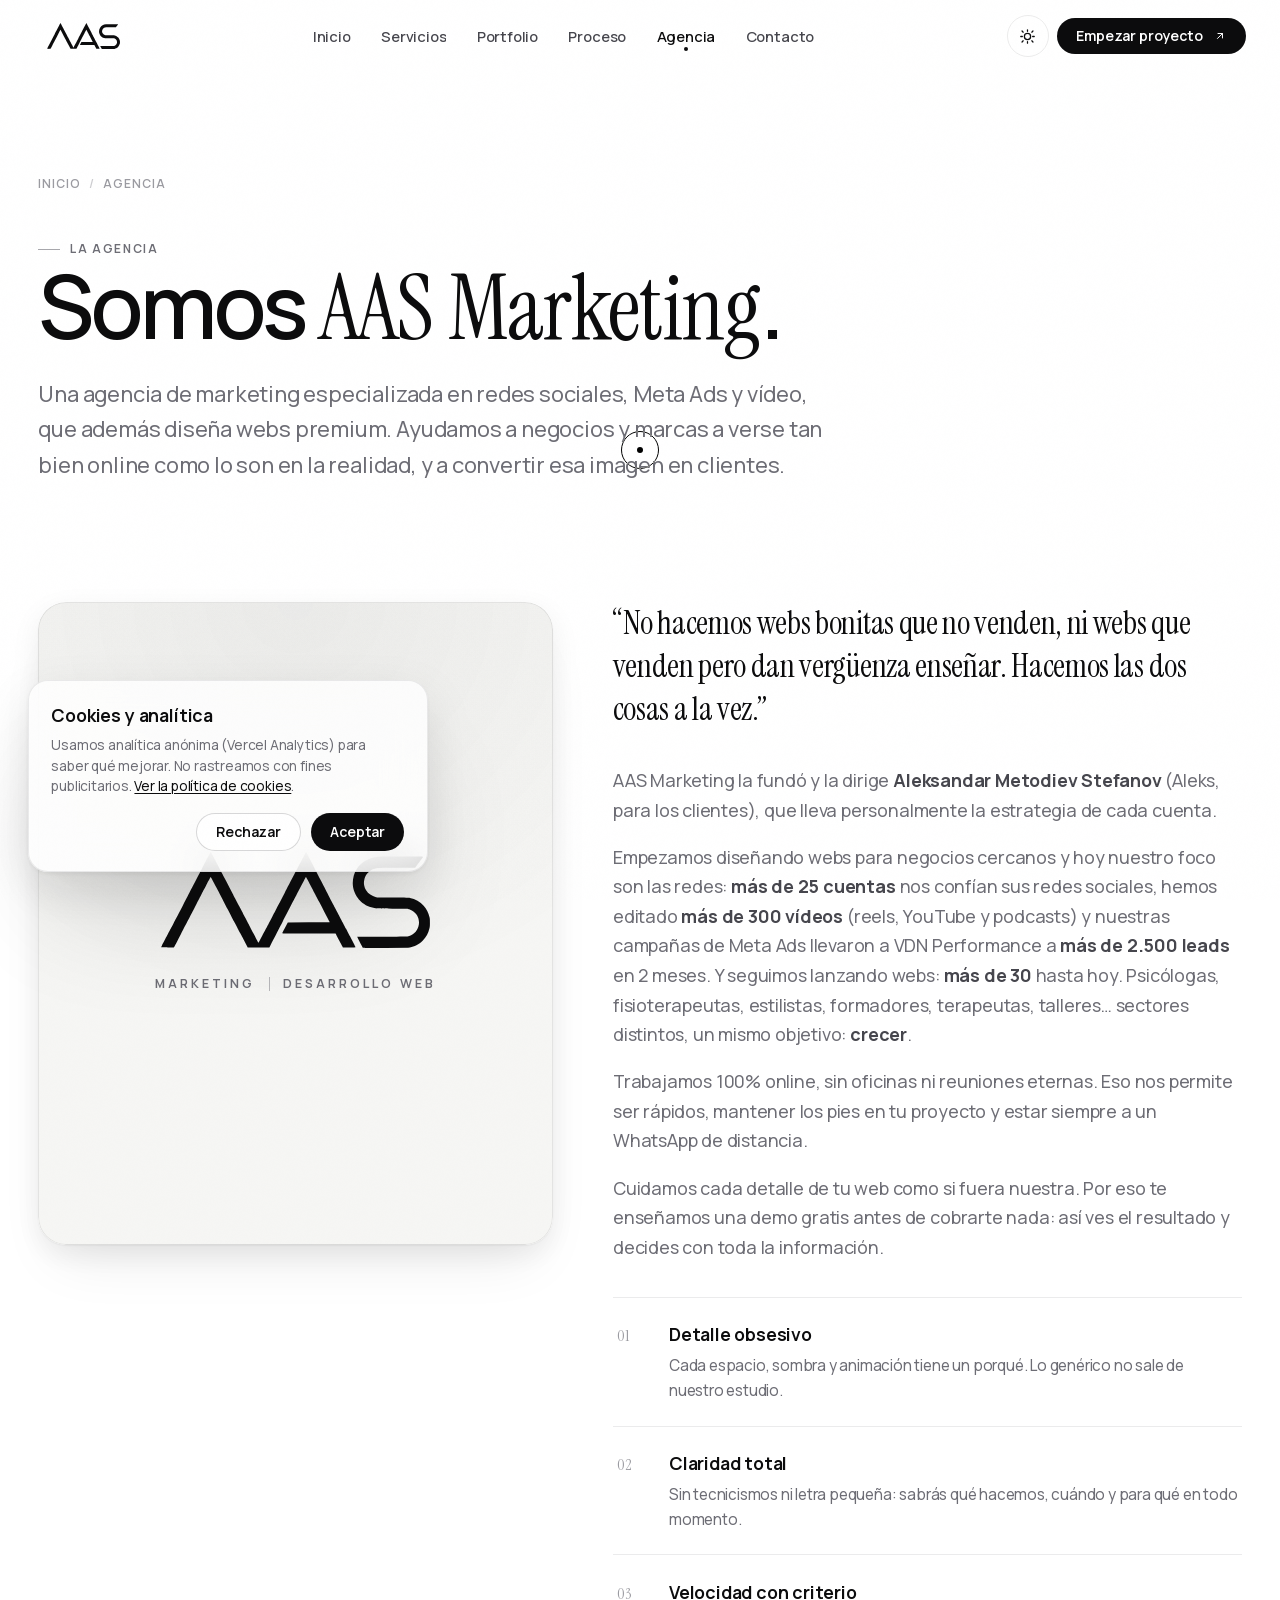
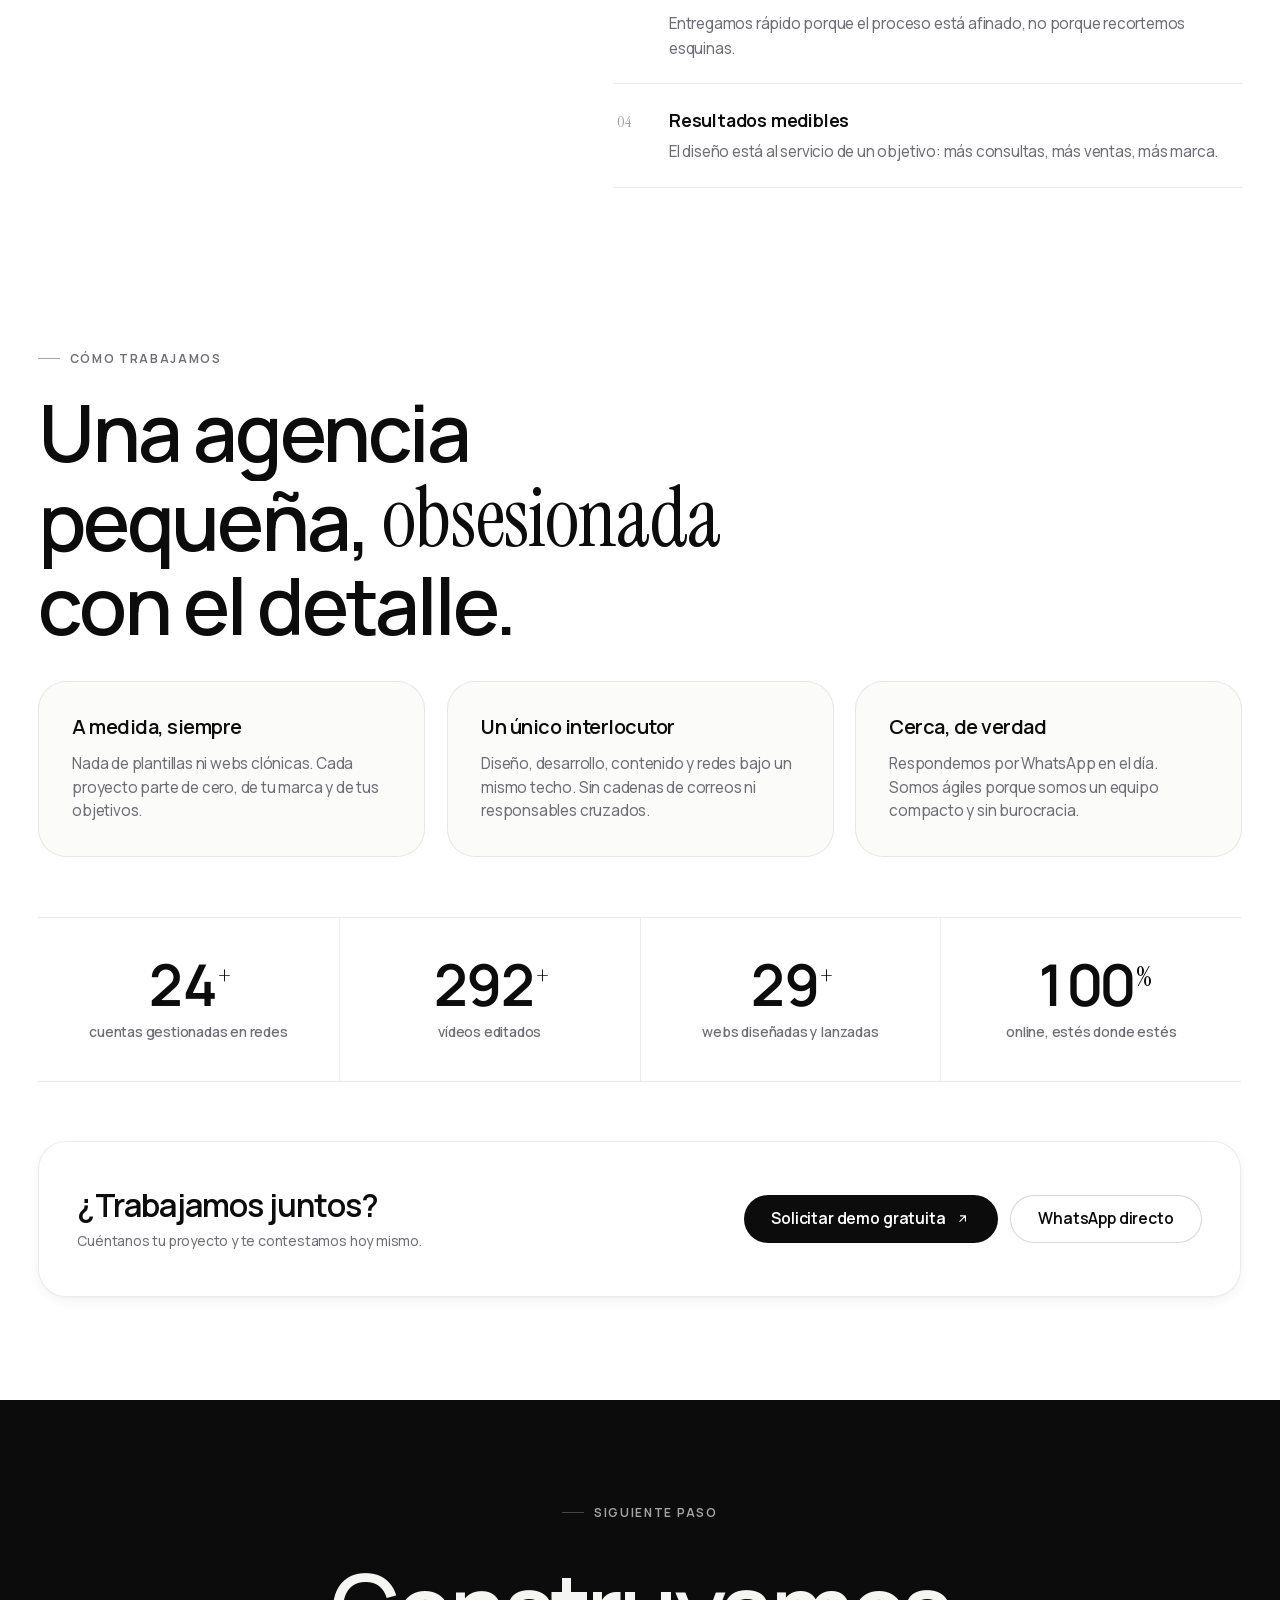
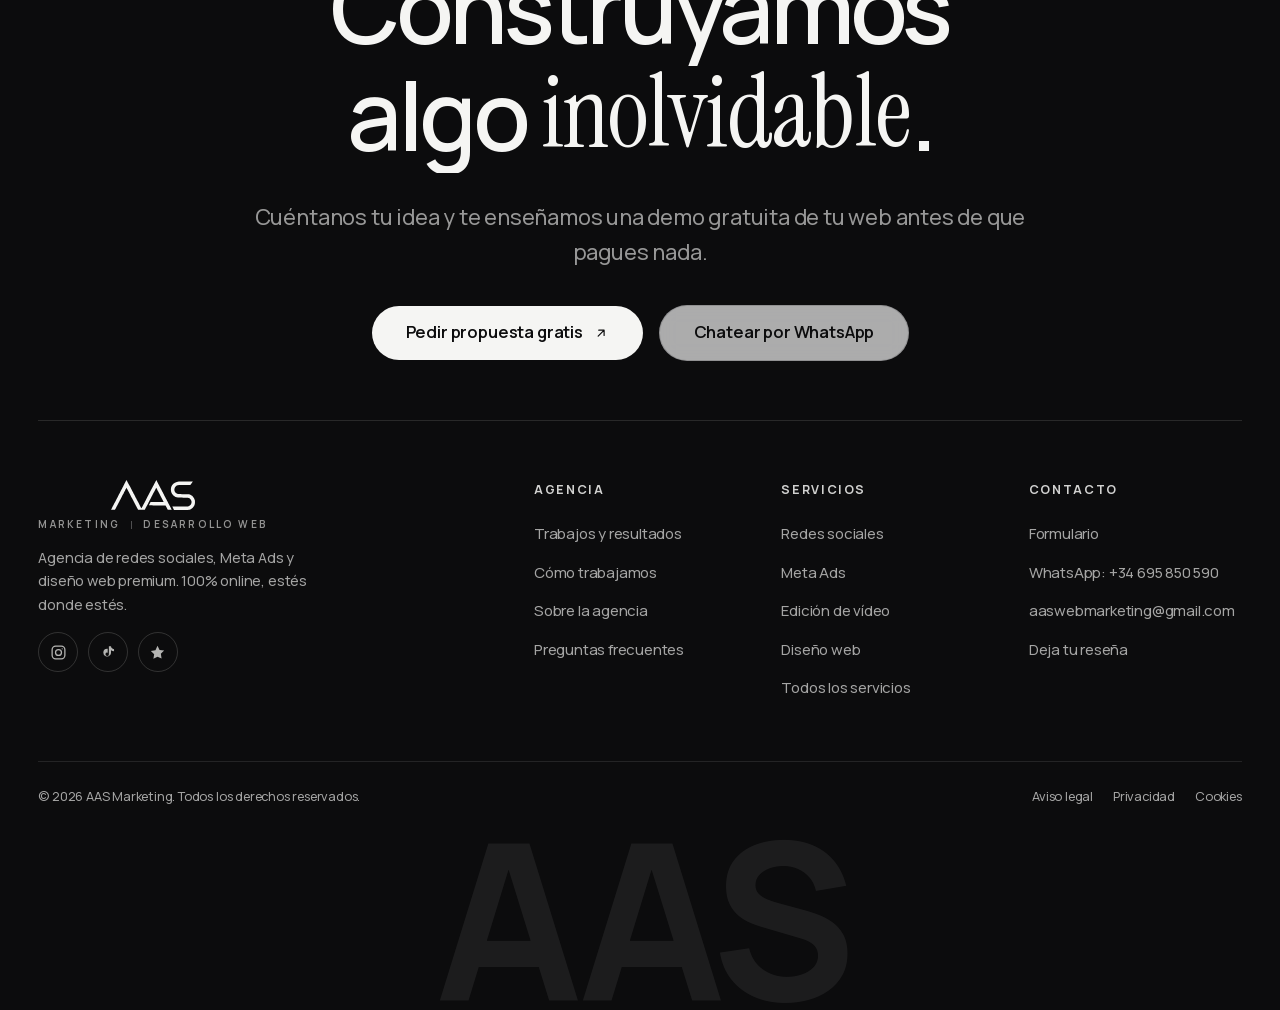
<file: agencia/index.html>
<!doctype html>
<html lang="es" data-theme="light">
<head>
  <meta charset="utf-8">
  <meta name="viewport" content="width=device-width, initial-scale=1">
  <title>Agencia de redes sociales y Meta Ads · AAS Marketing</title>
  <meta name="description" content="AAS Marketing, agencia de redes sociales, Meta Ads y diseño web fundada por Aleksandar Metodiev. +25 cuentas en redes y +10 millones de visitas.">
  <link rel="canonical" href="https://www.aasmarketing.com/agencia/">
  <meta name="theme-color" content="#ffffff">
  <meta name="author" content="AAS Marketing">
  <meta name="robots" content="index, follow, max-image-preview:large">
  <meta property="og:type" content="website">
  <meta property="og:site_name" content="AAS Marketing">
  <meta property="og:locale" content="es_ES">
  <meta property="og:title" content="Agencia de redes sociales y Meta Ads · AAS Marketing">
  <meta property="og:description" content="AAS Marketing, agencia de redes sociales, Meta Ads y diseño web fundada por Aleksandar Metodiev. +25 cuentas en redes y +10 millones de visitas.">
  <meta property="og:url" content="https://www.aasmarketing.com/agencia/">
  <meta property="og:image" content="https://www.aasmarketing.com/assets/img/og.jpg">
  <meta property="og:image:width" content="1200">
  <meta property="og:image:height" content="630">
  <meta property="og:image:alt" content="AAS Marketing · Diseño web premium y crecimiento digital">
  <meta name="twitter:card" content="summary_large_image">
  <meta name="twitter:title" content="Agencia de redes sociales y Meta Ads · AAS Marketing">
  <meta name="twitter:description" content="AAS Marketing, agencia de redes sociales, Meta Ads y diseño web fundada por Aleksandar Metodiev. +25 cuentas en redes y +10 millones de visitas.">
  <meta name="twitter:image" content="https://www.aasmarketing.com/assets/img/og.jpg">
  <link rel="icon" href="../assets/img/favicon.svg" type="image/svg+xml">
  <link rel="icon" href="../favicon.ico" sizes="any">
  <link rel="icon" type="image/png" sizes="16x16" href="../assets/img/favicon-16x16.png">
  <link rel="icon" type="image/png" sizes="32x32" href="../assets/img/favicon-32x32.png">
  <link rel="icon" type="image/png" sizes="192x192" href="../assets/img/android-chrome-192x192.png">
  <link rel="apple-touch-icon" href="../assets/img/apple-touch-icon.png">
  <link rel="manifest" href="../site.webmanifest">
  <link rel="preload" href="../assets/fonts/manrope-var-latin.woff2" as="font" type="font/woff2" crossorigin>
  <link rel="preload" href="../assets/fonts/instrument-serif-italic-latin.woff2" as="font" type="font/woff2" crossorigin>
  <script>
    (function () {
      var d = document.documentElement;
      d.classList.add('js');
      try {
        var t = localStorage.getItem('aas_theme');
        if (!t) t = matchMedia('(prefers-color-scheme: dark)').matches ? 'dark' : 'light';
        d.dataset.theme = t;
        var m = document.querySelector('meta[name="theme-color"]');
        if (m && t === 'dark') m.setAttribute('content', '#0a0a0b');
      } catch (e) {}
    })();
  </script>
  <link rel="stylesheet" href="../assets/css/main.css?v=4eb48fb9">
  <script type="module" src="../assets/js/main.js?v=68c8ccdc"></script>
  <script type="application/ld+json">{"@context":"https://schema.org","@graph":[{"@type":"BreadcrumbList","itemListElement":[{"@type":"ListItem","position":1,"name":"Inicio","item":"https://www.aasmarketing.com/"},{"@type":"ListItem","position":2,"name":"Agencia","item":"https://www.aasmarketing.com/agencia/"}]},{"@type":"ProfessionalService","@id":"https://www.aasmarketing.com/#org","name":"AAS Marketing","alternateName":"AAS Marketing · Desarrollo Web","description":"Agencia de marketing digital especializada en gestión de redes sociales, campañas de Meta Ads y edición de vídeo, y en diseño web premium, tiendas online, SEO y automatizaciones.","slogan":"Marketing · Desarrollo Web","url":"https://www.aasmarketing.com","email":"aaswebmarketing@gmail.com","telephone":"+34 695 850 590","logo":{"@type":"ImageObject","url":"https://www.aasmarketing.com/assets/img/logo-aas.svg"},"image":"https://www.aasmarketing.com/assets/img/og.jpg","priceRange":"$$","areaServed":"España y trabajo remoto internacional","serviceType":["Gestión de redes sociales","Meta Ads","Edición de vídeo","Diseño web","Tiendas online","Landing pages","SEO","Branding","Automatizaciones"],"sameAs":["https://www.instagram.com/aas_webmarketing/","https://www.tiktok.com/@aas_webmarketing"],"founder":{"@id":"https://www.aasmarketing.com/#fundador"},"contactPoint":{"@type":"ContactPoint","contactType":"customer service","telephone":"+34 695 850 590","email":"aaswebmarketing@gmail.com","availableLanguage":["es","en"],"areaServed":"ES"},"knowsAbout":["Gestión de redes sociales","Meta Ads","Publicidad en Instagram y Facebook","Edición de vídeo","Reels y TikTok","Diseño web","SEO","Tiendas online"]},{"@type":"Person","@id":"https://www.aasmarketing.com/#fundador","name":"Aleksandar Metodiev Stefanov","alternateName":"Aleks","jobTitle":"Fundador y director","worksFor":{"@id":"https://www.aasmarketing.com/#org"},"url":"https://www.aasmarketing.com/agencia/"}]}</script>
</head>
<body>
  <a class="skip-link" href="#contenido">Saltar al contenido</a>
  <header class="nav">
    <div class="nav-inner">
      <a class="brand" href="../" aria-label="AAS Marketing, ir al inicio"><span class="brand-mark" role="img" aria-label="AAS Marketing"></span></a>
      <nav aria-label="Principal">
        <ul class="nav-links">
          <li><a class="nav-link" href="../">Inicio</a></li>
          <li><a class="nav-link" href="../servicios/">Servicios</a></li>
          <li><a class="nav-link" href="../portfolio/">Portfolio</a></li>
          <li><a class="nav-link" href="../proceso/">Proceso</a></li>
          <li><a class="nav-link" href="../agencia/" aria-current="page">Agencia</a></li>
          <li><a class="nav-link" href="../contacto/">Contacto</a></li>
        </ul>
      </nav>
      <div class="nav-actions">
        <button class="theme-toggle" type="button" aria-label="Cambiar entre modo claro y oscuro"><svg class="sun" width="24" height="24" viewBox="0 0 24 24" fill="none" stroke="currentColor" stroke-width="1.8" stroke-linecap="round" aria-hidden="true"><circle cx="12" cy="12" r="4.4"/><path d="M12 2.5v2.2m0 14.6v2.2M4.3 4.3l1.6 1.6m12.2 12.2 1.6 1.6M2.5 12h2.2m14.6 0h2.2M4.3 19.7l1.6-1.6M18.1 5.9l1.6-1.6"/></svg><svg class="moon" width="24" height="24" viewBox="0 0 24 24" fill="none" stroke="currentColor" stroke-width="1.8" stroke-linecap="round" stroke-linejoin="round" aria-hidden="true"><path d="M20.6 14.2A8.8 8.8 0 0 1 9.8 3.4a8.8 8.8 0 1 0 10.8 10.8Z"/></svg></button>
        <a class="btn btn-s btn-nav-cta" href="../contacto/">Empezar proyecto <span class="arr"><svg width="24" height="24" viewBox="0 0 24 24" fill="none" stroke="currentColor" stroke-width="2" stroke-linecap="round" stroke-linejoin="round" aria-hidden="true"><path d="M7 17 17 7M8 7h9v9"/></svg></span></a>
        <button class="nav-burger" type="button" aria-expanded="false" aria-controls="menu-movil" aria-label="Abrir menú"><span></span></button>
      </div>
    </div>
  </header>
  <div class="mobile-menu" id="menu-movil">
    <nav aria-label="Menú móvil">
      <ul>
        <li><a class="mobile-link" href="../"><span class="idx">01</span><span class="txt">Inicio</span></a></li>
        <li><a class="mobile-link" href="../servicios/"><span class="idx">02</span><span class="txt">Servicios</span></a></li>
        <li><a class="mobile-link" href="../portfolio/"><span class="idx">03</span><span class="txt">Portfolio</span></a></li>
        <li><a class="mobile-link" href="../proceso/"><span class="idx">04</span><span class="txt">Proceso</span></a></li>
        <li><a class="mobile-link" href="../agencia/"><span class="idx">05</span><span class="txt">Agencia</span></a></li>
        <li><a class="mobile-link" href="../contacto/"><span class="idx">06</span><span class="txt">Contacto</span></a></li>
      </ul>
    </nav>
    <div class="mobile-foot">
      <a class="btn" href="../contacto/">Empezar mi proyecto</a>
      <a class="btn btn-ghost" href="https://wa.me/34695850590?text=Hola%20AAS%20Marketing%2C%20he%20visto%20vuestra%20web%20y%20me%20interesa%20un%20proyecto.%20%C2%BFHablamos%3F" target="_blank" rel="noopener">Escribir por WhatsApp</a>
    </div>
  </div>
  <main id="contenido">
    <section class="page-hero">
      <div class="container">
        
      <nav class="breadcrumbs" aria-label="Migas de pan">
        <a href="../">Inicio</a><span class="sep" aria-hidden="true">/</span>
        <span aria-current="page">Agencia</span>
      </nav>
        <p class="eyebrow">La agencia</p>
        <h1>Somos <em class="accent">AAS Marketing</em>.</h1>
        <p class="lead">Una agencia de marketing especializada en redes sociales, Meta Ads y vídeo, que además diseña webs premium. Ayudamos a negocios y marcas a verse tan bien online como lo son en la realidad, y a convertir esa imagen en clientes.</p>
      </div>
    </section>

    <section class="section-tight">
      <div class="container">
        <div class="about-grid">
          <div class="about-photo" data-reveal="left" aria-hidden="true">
            <div class="brand-showcase">
              <span class="brand-mark"></span>
              <span class="brand-tagline"><span>Marketing</span><span class="sep"></span><span>Desarrollo Web</span></span>
            </div>
          </div>
          <div class="about-body">
            <p class="big-quote" data-reveal>“No hacemos webs bonitas que no venden, ni webs que venden pero dan vergüenza enseñar. Hacemos las dos cosas a la vez.”</p>
            <div class="prose" data-reveal>
              <p>AAS Marketing la fundó y la dirige <strong>Aleksandar Metodiev Stefanov</strong> (Aleks, para los clientes), que lleva personalmente la estrategia de cada cuenta.</p>
              <p>Empezamos diseñando webs para negocios cercanos y hoy nuestro foco son las redes: <strong>más de 25 cuentas</strong> nos confían sus redes sociales, hemos editado <strong>más de 300 vídeos</strong> (reels, YouTube y podcasts) y nuestras campañas de Meta Ads llevaron a VDN Performance a <strong>más de 2.500 leads</strong> en 2 meses. Y seguimos lanzando webs: <strong>más de 30</strong> hasta hoy. Psicólogas, fisioterapeutas, estilistas, formadores, terapeutas, talleres… sectores distintos, un mismo objetivo: <strong>crecer</strong>.</p>
              <p>Trabajamos 100% online, sin oficinas ni reuniones eternas. Eso nos permite ser rápidos, mantener los pies en tu proyecto y estar siempre a un WhatsApp de distancia.</p>
              <p>Cuidamos cada detalle de tu web como si fuera nuestra. Por eso te enseñamos una demo gratis antes de cobrarte nada: así ves el resultado y decides con toda la información.</p>
            </div>
            <div class="value-list" data-reveal>
              
              <div class="value-item">
                <span class="vi">01</span>
                <div><strong>Detalle obsesivo</strong><p>Cada espacio, sombra y animación tiene un porqué. Lo genérico no sale de nuestro estudio.</p></div>
              </div>
              <div class="value-item">
                <span class="vi">02</span>
                <div><strong>Claridad total</strong><p>Sin tecnicismos ni letra pequeña: sabrás qué hacemos, cuándo y para qué en todo momento.</p></div>
              </div>
              <div class="value-item">
                <span class="vi">03</span>
                <div><strong>Velocidad con criterio</strong><p>Entregamos rápido porque el proceso está afinado, no porque recortemos esquinas.</p></div>
              </div>
              <div class="value-item">
                <span class="vi">04</span>
                <div><strong>Resultados medibles</strong><p>El diseño está al servicio de un objetivo: más consultas, más ventas, más marca.</p></div>
              </div>
            </div>
          </div>
        </div>
      </div>
    </section>

    <section class="section">
      <div class="container">
        <div class="section-head">
          <p class="eyebrow" data-reveal>Cómo trabajamos</p>
          <h2 data-split>Una agencia pequeña, <em class="accent">obsesionada</em> con el detalle.</h2>
        </div>
        <div class="grid-3" data-reveal-group>
          
          <article class="bento-cell" style="min-height:auto">
            <h3 style="margin-top:0">A medida, siempre</h3>
            <p>Nada de plantillas ni webs clónicas. Cada proyecto parte de cero, de tu marca y de tus objetivos.</p>
          </article>
          <article class="bento-cell" style="min-height:auto">
            <h3 style="margin-top:0">Un único interlocutor</h3>
            <p>Diseño, desarrollo, contenido y redes bajo un mismo techo. Sin cadenas de correos ni responsables cruzados.</p>
          </article>
          <article class="bento-cell" style="min-height:auto">
            <h3 style="margin-top:0">Cerca, de verdad</h3>
            <p>Respondemos por WhatsApp en el día. Somos ágiles porque somos un equipo compacto y sin burocracia.</p>
          </article>
        </div>

        <div class="stats" style="margin-top: var(--s-4)" data-reveal>
          <div class="stat"><span class="stat-num"><span data-count-to="25">25</span><sup>+</sup></span><span>cuentas gestionadas en redes</span></div>
          <div class="stat"><span class="stat-num"><span data-count-to="300">300</span><sup>+</sup></span><span>vídeos editados</span></div>
          <div class="stat"><span class="stat-num"><span data-count-to="30">30</span><sup>+</sup></span><span>webs diseñadas y lanzadas</span></div>
          <div class="stat"><span class="stat-num">100<sup>%</sup></span><span>online, estés donde estés</span></div>
        </div>

        <div style="margin-top: var(--s-4)">
        
      <div class="mid-cta" data-reveal>
        <div>
          <h3>¿Trabajamos juntos?</h3>
          <p class="small">Cuéntanos tu proyecto y te contestamos hoy mismo.</p>
        </div>
        <div class="cta-buttons">
          <a class="btn" href="../contacto/">Solicitar demo gratuita <span class="arr"><svg width="24" height="24" viewBox="0 0 24 24" fill="none" stroke="currentColor" stroke-width="2" stroke-linecap="round" stroke-linejoin="round" aria-hidden="true"><path d="M7 17 17 7M8 7h9v9"/></svg></span></a>
          <a class="btn btn-ghost" href="https://wa.me/34695850590?text=Hola%20AAS%20Marketing%2C%20he%20visto%20vuestra%20web%20y%20me%20interesa%20un%20proyecto.%20%C2%BFHablamos%3F" target="_blank" rel="noopener">WhatsApp directo</a>
        </div>
      </div>
        </div>
      </div>
    </section>
  </main>
  <footer class="footer">
    <div class="container footer-cta">
      <p class="eyebrow" style="color:inherit">Siguiente paso</p>
      <h2 data-split>Construyamos algo <em class="accent">inolvidable</em>.</h2>
      <p class="lead">Cuéntanos tu idea y te enseñamos una demo gratuita de tu web antes de que pagues nada.</p>
      <div class="hero-cta" data-reveal-group>
        <a class="btn btn-inverse btn-l" href="../contacto/">Pedir propuesta gratis <span class="arr"><svg width="24" height="24" viewBox="0 0 24 24" fill="none" stroke="currentColor" stroke-width="2" stroke-linecap="round" stroke-linejoin="round" aria-hidden="true"><path d="M7 17 17 7M8 7h9v9"/></svg></span></a>
        <a class="btn btn-ghost btn-l" href="https://wa.me/34695850590?text=Hola%20AAS%20Marketing%2C%20he%20visto%20vuestra%20web%20y%20me%20interesa%20un%20proyecto.%20%C2%BFHablamos%3F" target="_blank" rel="noopener">Chatear por WhatsApp</a>
      </div>
    </div>
    <div class="footer-main">
      <div class="footer-brand">
        <a class="brand" href="../" aria-label="AAS Marketing, ir al inicio"><span class="brand-lockup">
        <span class="brand-mark" role="img" aria-label="AAS Marketing"></span>
        <span class="brand-tagline" aria-hidden="true">Marketing<span class="sep"></span>Desarrollo Web</span>
      </span></a>
        <p>Agencia de redes sociales, Meta Ads y diseño web premium. 100% online, estés donde estés.</p>
        <div class="footer-social">
          <a href="https://www.instagram.com/aas_webmarketing/" target="_blank" rel="noopener" aria-label="Instagram"><svg width="24" height="24" viewBox="0 0 24 24" fill="none" stroke="currentColor" stroke-width="1.8" stroke-linecap="round" aria-hidden="true"><rect x="3" y="3" width="18" height="18" rx="5"/><circle cx="12" cy="12" r="4.2"/><circle cx="17.2" cy="6.8" r="0.9" fill="currentColor" stroke="none"/></svg></a>
          <a href="https://www.tiktok.com/@aas_webmarketing?lang=es-419" target="_blank" rel="noopener" aria-label="TikTok"><svg width="24" height="24" viewBox="0 0 24 24" fill="currentColor" aria-hidden="true"><path d="M16.6 5.82A4.28 4.28 0 0 1 15.54 3h-3.02v11.67a2.4 2.4 0 0 1-2.4 2.33 2.4 2.4 0 0 1-2.4-2.4 2.4 2.4 0 0 1 3.14-2.29V6.86a5.6 5.6 0 0 0-.74-.05 5.4 5.4 0 0 0-5.42 5.4 5.4 5.4 0 0 0 9.28 3.78c1-1 1.56-2.35 1.56-3.76V8.9a7.29 7.29 0 0 0 4.26 1.36V7.24a4.28 4.28 0 0 1-3.2-1.42Z"/></svg></a>
          <a href="https://share.google/XqEnxlBCnqPrfpFHi" target="_blank" rel="noopener" aria-label="Reseñas en Google"><svg width="24" height="24" viewBox="0 0 24 24" fill="currentColor" aria-hidden="true"><path d="M12 2.5l2.9 5.88 6.49.95-4.7 4.58 1.11 6.46L12 17.85l-5.8 3.05 1.1-6.46-4.69-4.58 6.49-.95L12 2.5Z"/></svg></a>
        </div>
      </div>
      <nav aria-label="Páginas">
        <p class="footer-h">Agencia</p>
        <ul>
          <li><a href="../portfolio/">Trabajos y resultados</a></li>
          <li><a href="../proceso/">Cómo trabajamos</a></li>
          <li><a href="../agencia/">Sobre la agencia</a></li>
          <li><a href="../faq/">Preguntas frecuentes</a></li>
        </ul>
      </nav>
      <nav aria-label="Servicios">
        <p class="footer-h">Servicios</p>
        <ul>
          <li><a href="../servicios/redes-sociales/">Redes sociales</a></li>
          <li><a href="../servicios/redes-sociales/#meta-ads">Meta Ads</a></li>
          <li><a href="../servicios/redes-sociales/#edicion-video">Edición de vídeo</a></li>
          <li><a href="../servicios/diseno-web/">Diseño web</a></li>
          <li><a href="../servicios/">Todos los servicios</a></li>
        </ul>
      </nav>
      <nav aria-label="Contacto">
        <p class="footer-h">Contacto</p>
        <ul>
          <li><a href="../contacto/">Formulario</a></li>
          <li><a href="https://wa.me/34695850590?text=Hola%20AAS%20Marketing%2C%20he%20visto%20vuestra%20web%20y%20me%20interesa%20un%20proyecto.%20%C2%BFHablamos%3F" target="_blank" rel="noopener">WhatsApp: +34 695 850 590</a></li>
          <li><a href="mailto:aaswebmarketing@gmail.com">aaswebmarketing@gmail.com</a></li>
          <li><a href="https://share.google/XqEnxlBCnqPrfpFHi" target="_blank" rel="noopener">Deja tu reseña</a></li>
        </ul>
      </nav>
    </div>
    <div class="footer-bottom">
      <p>© <span data-year>2026</span> AAS Marketing. Todos los derechos reservados.</p>
      <div class="legal-links">
        <a href="../aviso-legal/">Aviso legal</a>
        <a href="../privacidad/">Privacidad</a>
        <a href="../cookies/">Cookies</a>
      </div>
    </div>
    <span class="footer-word" aria-hidden="true">AAS</span>
  </footer>
  
  <a class="wa-float" href="https://wa.me/34695850590?text=Hola%20AAS%20Marketing%2C%20he%20visto%20vuestra%20web%20y%20me%20interesa%20un%20proyecto.%20%C2%BFHablamos%3F" target="_blank" rel="noopener" aria-label="Escribir por WhatsApp a AAS Marketing">
    <svg width="24" height="24" viewBox="0 0 24 24" fill="currentColor" aria-hidden="true"><path d="M12.04 2a9.9 9.9 0 0 0-8.44 15.12L2.1 21.9l4.9-1.46A9.9 9.9 0 1 0 12.04 2Zm0 18.02a8.1 8.1 0 0 1-4.13-1.13l-.3-.18-2.9.86.87-2.83-.2-.3a8.12 8.12 0 1 1 6.66 3.58Zm4.45-6.08c-.24-.12-1.44-.71-1.66-.79-.22-.08-.39-.12-.55.12-.16.24-.63.79-.77.95-.14.16-.28.18-.52.06a6.63 6.63 0 0 1-3.31-2.9c-.25-.43.25-.4.71-1.33.08-.16.04-.3-.02-.42-.06-.12-.55-1.32-.75-1.81-.2-.48-.4-.41-.55-.42h-.47c-.16 0-.42.06-.64.3-.22.24-.84.82-.84 2s.86 2.32.98 2.48c.12.16 1.7 2.6 4.11 3.64.57.25 1.02.4 1.37.51.58.18 1.1.16 1.51.1.46-.07 1.44-.59 1.64-1.16.2-.57.2-1.05.14-1.16-.06-.1-.22-.16-.46-.28Z"/></svg>
    <span class="wa-tip">¿Hablamos? Respondemos en el día</span>
  </a>
  
  <div class="cookie-banner" id="cookie-banner" role="dialog" aria-labelledby="ck-title" aria-describedby="ck-desc" hidden>
    <div class="ck-body">
      <strong id="ck-title">Cookies y analítica</strong>
      <p id="ck-desc">Usamos analítica anónima (Vercel Analytics) para saber qué mejorar. No rastreamos con fines publicitarios. <a href="../cookies/">Ver la política de cookies</a>.</p>
    </div>
    <div class="ck-actions">
      <button class="btn btn-ghost btn-s" type="button" data-ck="reject">Rechazar</button>
      <button class="btn btn-s" type="button" data-ck="accept">Aceptar</button>
    </div>
  </div>
</body>
</html>
</file>
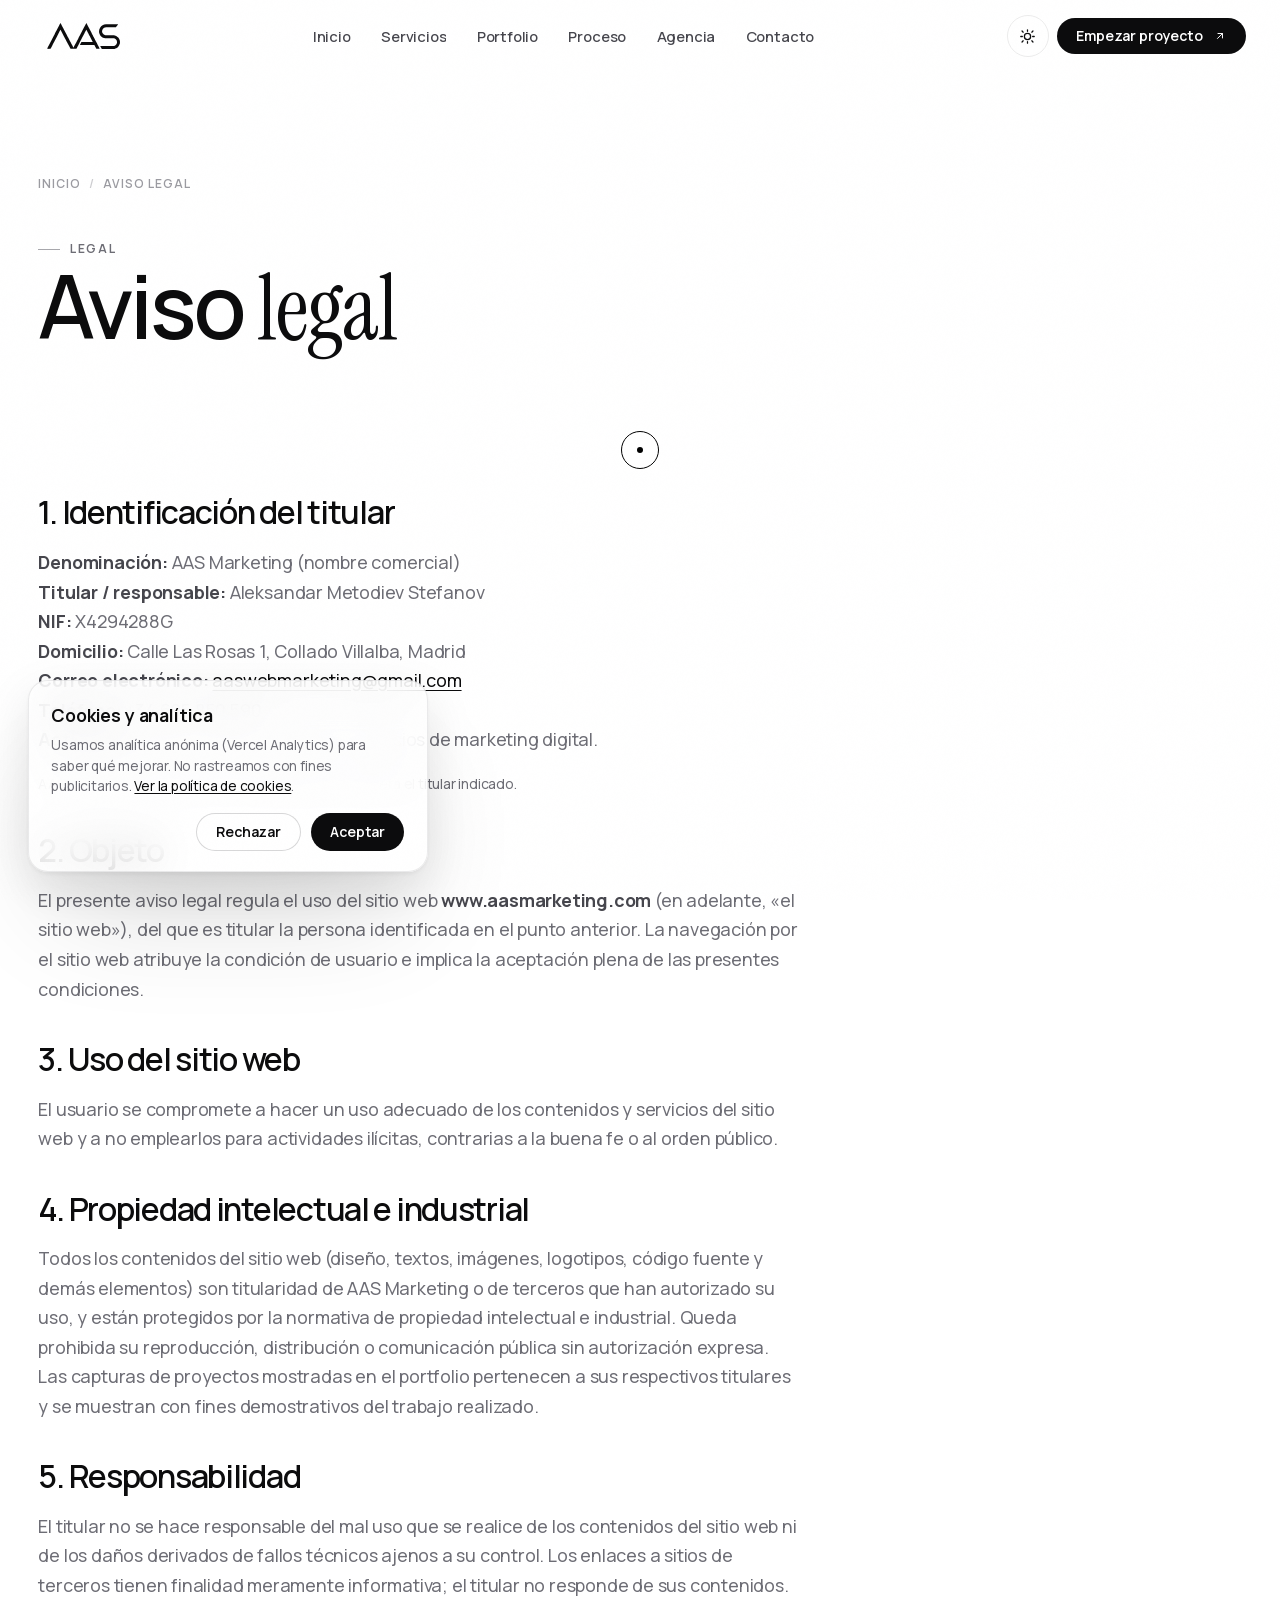
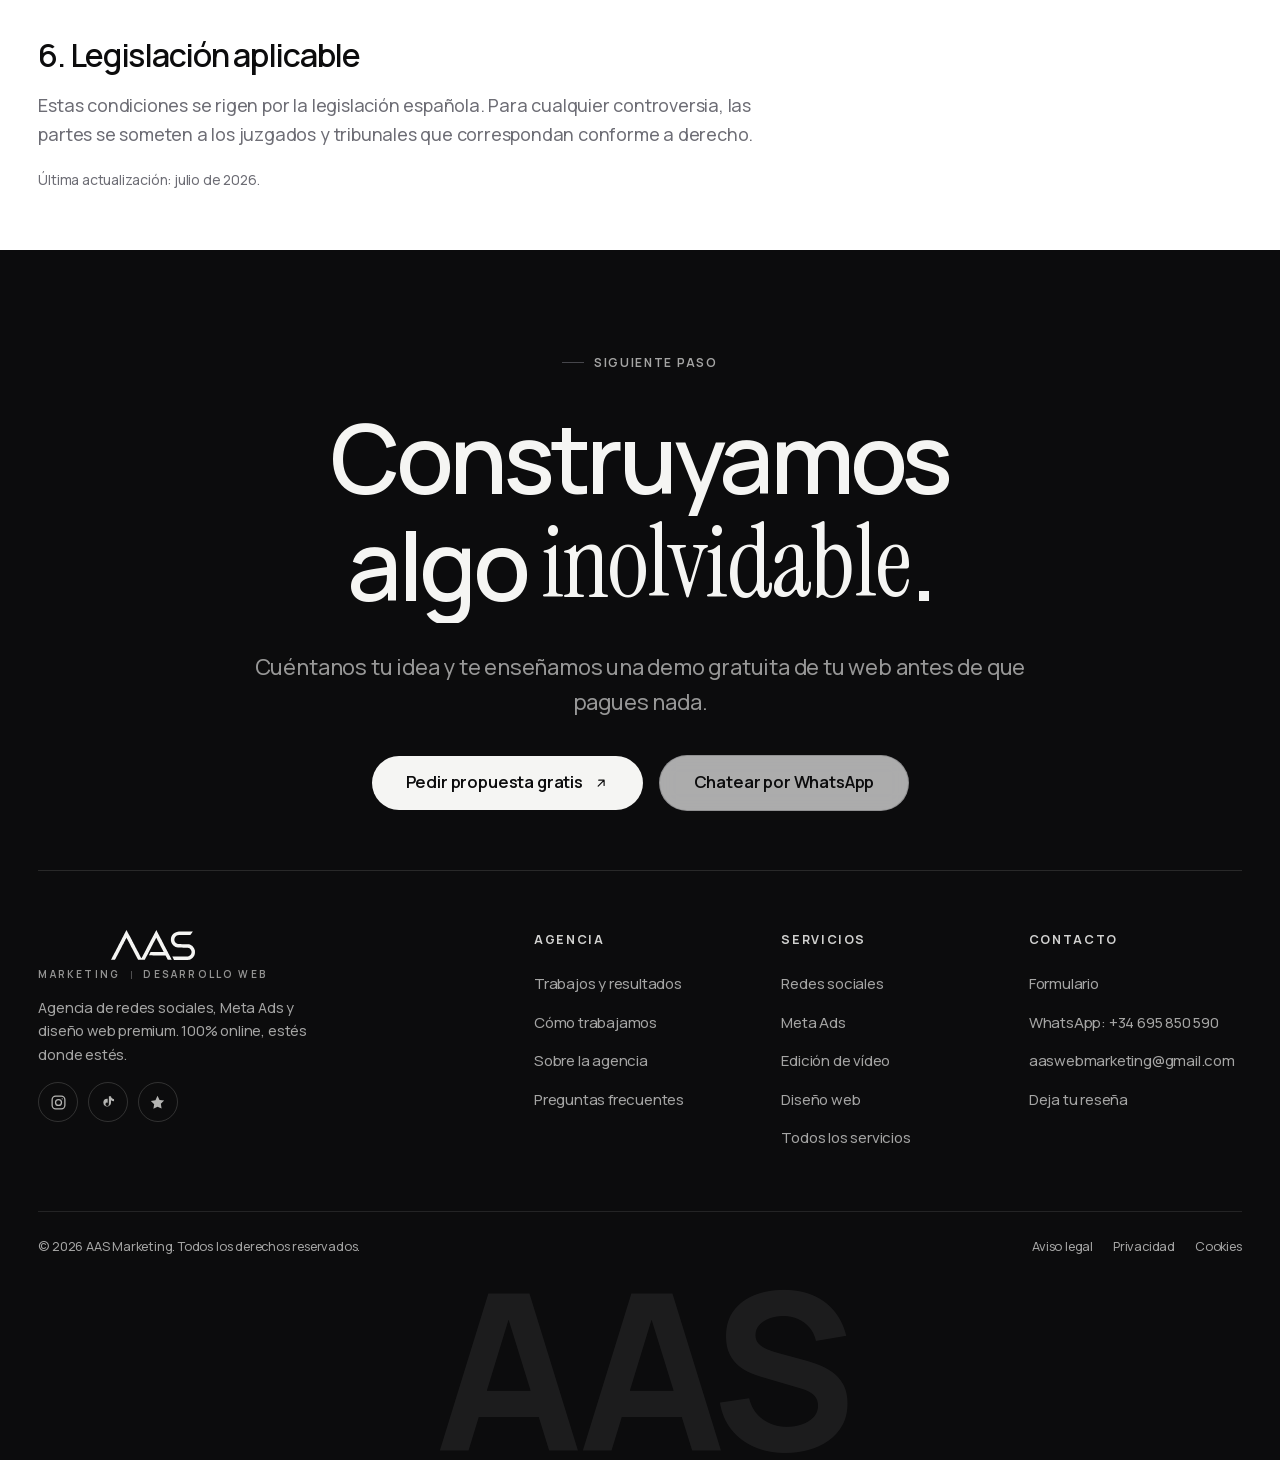
<file: aviso-legal/index.html>
<!doctype html>
<html lang="es" data-theme="light">
<head>
  <meta charset="utf-8">
  <meta name="viewport" content="width=device-width, initial-scale=1">
  <title>Aviso legal | AAS Marketing</title>
  <meta name="description" content="Aviso legal del sitio web de AAS Marketing: identificación del titular, condiciones de uso y propiedad intelectual.">
  <link rel="canonical" href="https://www.aasmarketing.com/aviso-legal/">
  <meta name="theme-color" content="#ffffff">
  <meta name="author" content="AAS Marketing">
  <meta name="robots" content="noindex, follow">
  <meta property="og:type" content="website">
  <meta property="og:site_name" content="AAS Marketing">
  <meta property="og:locale" content="es_ES">
  <meta property="og:title" content="Aviso legal | AAS Marketing">
  <meta property="og:description" content="Aviso legal del sitio web de AAS Marketing: identificación del titular, condiciones de uso y propiedad intelectual.">
  <meta property="og:url" content="https://www.aasmarketing.com/aviso-legal/">
  <meta property="og:image" content="https://www.aasmarketing.com/assets/img/og.jpg">
  <meta property="og:image:width" content="1200">
  <meta property="og:image:height" content="630">
  <meta property="og:image:alt" content="AAS Marketing · Diseño web premium y crecimiento digital">
  <meta name="twitter:card" content="summary_large_image">
  <meta name="twitter:title" content="Aviso legal | AAS Marketing">
  <meta name="twitter:description" content="Aviso legal del sitio web de AAS Marketing: identificación del titular, condiciones de uso y propiedad intelectual.">
  <meta name="twitter:image" content="https://www.aasmarketing.com/assets/img/og.jpg">
  <link rel="icon" href="../assets/img/favicon.svg" type="image/svg+xml">
  <link rel="icon" href="../favicon.ico" sizes="any">
  <link rel="icon" type="image/png" sizes="16x16" href="../assets/img/favicon-16x16.png">
  <link rel="icon" type="image/png" sizes="32x32" href="../assets/img/favicon-32x32.png">
  <link rel="icon" type="image/png" sizes="192x192" href="../assets/img/android-chrome-192x192.png">
  <link rel="apple-touch-icon" href="../assets/img/apple-touch-icon.png">
  <link rel="manifest" href="../site.webmanifest">
  <link rel="preload" href="../assets/fonts/manrope-var-latin.woff2" as="font" type="font/woff2" crossorigin>
  <link rel="preload" href="../assets/fonts/instrument-serif-italic-latin.woff2" as="font" type="font/woff2" crossorigin>
  <script>
    (function () {
      var d = document.documentElement;
      d.classList.add('js');
      try {
        var t = localStorage.getItem('aas_theme');
        if (!t) t = matchMedia('(prefers-color-scheme: dark)').matches ? 'dark' : 'light';
        d.dataset.theme = t;
        var m = document.querySelector('meta[name="theme-color"]');
        if (m && t === 'dark') m.setAttribute('content', '#0a0a0b');
      } catch (e) {}
    })();
  </script>
  <link rel="stylesheet" href="../assets/css/main.css?v=4eb48fb9">
  <script type="module" src="../assets/js/main.js?v=68c8ccdc"></script>
  <script type="application/ld+json">{"@context":"https://schema.org","@graph":[{"@type":"BreadcrumbList","itemListElement":[{"@type":"ListItem","position":1,"name":"Inicio","item":"https://www.aasmarketing.com/"},{"@type":"ListItem","position":2,"name":"Aviso legal","item":"https://www.aasmarketing.com/aviso-legal/"}]}]}</script>
</head>
<body>
  <a class="skip-link" href="#contenido">Saltar al contenido</a>
  <header class="nav">
    <div class="nav-inner">
      <a class="brand" href="../" aria-label="AAS Marketing, ir al inicio"><span class="brand-mark" role="img" aria-label="AAS Marketing"></span></a>
      <nav aria-label="Principal">
        <ul class="nav-links">
          <li><a class="nav-link" href="../">Inicio</a></li>
          <li><a class="nav-link" href="../servicios/">Servicios</a></li>
          <li><a class="nav-link" href="../portfolio/">Portfolio</a></li>
          <li><a class="nav-link" href="../proceso/">Proceso</a></li>
          <li><a class="nav-link" href="../agencia/">Agencia</a></li>
          <li><a class="nav-link" href="../contacto/">Contacto</a></li>
        </ul>
      </nav>
      <div class="nav-actions">
        <button class="theme-toggle" type="button" aria-label="Cambiar entre modo claro y oscuro"><svg class="sun" width="24" height="24" viewBox="0 0 24 24" fill="none" stroke="currentColor" stroke-width="1.8" stroke-linecap="round" aria-hidden="true"><circle cx="12" cy="12" r="4.4"/><path d="M12 2.5v2.2m0 14.6v2.2M4.3 4.3l1.6 1.6m12.2 12.2 1.6 1.6M2.5 12h2.2m14.6 0h2.2M4.3 19.7l1.6-1.6M18.1 5.9l1.6-1.6"/></svg><svg class="moon" width="24" height="24" viewBox="0 0 24 24" fill="none" stroke="currentColor" stroke-width="1.8" stroke-linecap="round" stroke-linejoin="round" aria-hidden="true"><path d="M20.6 14.2A8.8 8.8 0 0 1 9.8 3.4a8.8 8.8 0 1 0 10.8 10.8Z"/></svg></button>
        <a class="btn btn-s btn-nav-cta" href="../contacto/">Empezar proyecto <span class="arr"><svg width="24" height="24" viewBox="0 0 24 24" fill="none" stroke="currentColor" stroke-width="2" stroke-linecap="round" stroke-linejoin="round" aria-hidden="true"><path d="M7 17 17 7M8 7h9v9"/></svg></span></a>
        <button class="nav-burger" type="button" aria-expanded="false" aria-controls="menu-movil" aria-label="Abrir menú"><span></span></button>
      </div>
    </div>
  </header>
  <div class="mobile-menu" id="menu-movil">
    <nav aria-label="Menú móvil">
      <ul>
        <li><a class="mobile-link" href="../"><span class="idx">01</span><span class="txt">Inicio</span></a></li>
        <li><a class="mobile-link" href="../servicios/"><span class="idx">02</span><span class="txt">Servicios</span></a></li>
        <li><a class="mobile-link" href="../portfolio/"><span class="idx">03</span><span class="txt">Portfolio</span></a></li>
        <li><a class="mobile-link" href="../proceso/"><span class="idx">04</span><span class="txt">Proceso</span></a></li>
        <li><a class="mobile-link" href="../agencia/"><span class="idx">05</span><span class="txt">Agencia</span></a></li>
        <li><a class="mobile-link" href="../contacto/"><span class="idx">06</span><span class="txt">Contacto</span></a></li>
      </ul>
    </nav>
    <div class="mobile-foot">
      <a class="btn" href="../contacto/">Empezar mi proyecto</a>
      <a class="btn btn-ghost" href="https://wa.me/34695850590?text=Hola%20AAS%20Marketing%2C%20he%20visto%20vuestra%20web%20y%20me%20interesa%20un%20proyecto.%20%C2%BFHablamos%3F" target="_blank" rel="noopener">Escribir por WhatsApp</a>
    </div>
  </div>
  <main id="contenido">
    <section class="page-hero">
      <div class="container">
        
      <nav class="breadcrumbs" aria-label="Migas de pan">
        <a href="../">Inicio</a><span class="sep" aria-hidden="true">/</span>
        <span aria-current="page">Aviso legal</span>
      </nav>
        <p class="eyebrow">Legal</p>
        <h1>Aviso <em class="accent">legal</em></h1>
      </div>
    </section>
    <section class="section-tight">
      <div class="container">
        <div class="prose">
          
          <h2>1. Identificación del titular</h2>
          <p><strong>Denominación:</strong> AAS Marketing (nombre comercial)<br>
<strong>Titular / responsable:</strong> Aleksandar Metodiev Stefanov<br>
<strong>NIF:</strong> X4294288G<br>
<strong>Domicilio:</strong> Calle Las Rosas 1, Collado Villalba, Madrid<br>
<strong>Correo electrónico:</strong> <a href="mailto:aaswebmarketing@gmail.com">aaswebmarketing@gmail.com</a><br>
<strong>Teléfono:</strong> +34 695 850 590<br>
<strong>Actividad:</strong> Diseño y desarrollo web, y servicios de marketing digital.</p>
<p class="small">AAS Marketing es el nombre comercial bajo el que opera el titular indicado.</p>
          <h2>2. Objeto</h2>
          <p>El presente aviso legal regula el uso del sitio web <strong>www.aasmarketing.com</strong> (en adelante, «el sitio web»), del que es titular la persona identificada en el punto anterior. La navegación por el sitio web atribuye la condición de usuario e implica la aceptación plena de las presentes condiciones.</p>
          <h2>3. Uso del sitio web</h2>
          <p>El usuario se compromete a hacer un uso adecuado de los contenidos y servicios del sitio web y a no emplearlos para actividades ilícitas, contrarias a la buena fe o al orden público.</p>
          <h2>4. Propiedad intelectual e industrial</h2>
          <p>Todos los contenidos del sitio web (diseño, textos, imágenes, logotipos, código fuente y demás elementos) son titularidad de AAS Marketing o de terceros que han autorizado su uso, y están protegidos por la normativa de propiedad intelectual e industrial. Queda prohibida su reproducción, distribución o comunicación pública sin autorización expresa. Las capturas de proyectos mostradas en el portfolio pertenecen a sus respectivos titulares y se muestran con fines demostrativos del trabajo realizado.</p>
          <h2>5. Responsabilidad</h2>
          <p>El titular no se hace responsable del mal uso que se realice de los contenidos del sitio web ni de los daños derivados de fallos técnicos ajenos a su control. Los enlaces a sitios de terceros tienen finalidad meramente informativa; el titular no responde de sus contenidos.</p>
          <h2>6. Legislación aplicable</h2>
          <p>Estas condiciones se rigen por la legislación española. Para cualquier controversia, las partes se someten a los juzgados y tribunales que correspondan conforme a derecho.</p>
          <p class="small">Última actualización: julio de 2026.</p>
        </div>
      </div>
    </section>
  </main>
  <footer class="footer">
    <div class="container footer-cta">
      <p class="eyebrow" style="color:inherit">Siguiente paso</p>
      <h2 data-split>Construyamos algo <em class="accent">inolvidable</em>.</h2>
      <p class="lead">Cuéntanos tu idea y te enseñamos una demo gratuita de tu web antes de que pagues nada.</p>
      <div class="hero-cta" data-reveal-group>
        <a class="btn btn-inverse btn-l" href="../contacto/">Pedir propuesta gratis <span class="arr"><svg width="24" height="24" viewBox="0 0 24 24" fill="none" stroke="currentColor" stroke-width="2" stroke-linecap="round" stroke-linejoin="round" aria-hidden="true"><path d="M7 17 17 7M8 7h9v9"/></svg></span></a>
        <a class="btn btn-ghost btn-l" href="https://wa.me/34695850590?text=Hola%20AAS%20Marketing%2C%20he%20visto%20vuestra%20web%20y%20me%20interesa%20un%20proyecto.%20%C2%BFHablamos%3F" target="_blank" rel="noopener">Chatear por WhatsApp</a>
      </div>
    </div>
    <div class="footer-main">
      <div class="footer-brand">
        <a class="brand" href="../" aria-label="AAS Marketing, ir al inicio"><span class="brand-lockup">
        <span class="brand-mark" role="img" aria-label="AAS Marketing"></span>
        <span class="brand-tagline" aria-hidden="true">Marketing<span class="sep"></span>Desarrollo Web</span>
      </span></a>
        <p>Agencia de redes sociales, Meta Ads y diseño web premium. 100% online, estés donde estés.</p>
        <div class="footer-social">
          <a href="https://www.instagram.com/aas_webmarketing/" target="_blank" rel="noopener" aria-label="Instagram"><svg width="24" height="24" viewBox="0 0 24 24" fill="none" stroke="currentColor" stroke-width="1.8" stroke-linecap="round" aria-hidden="true"><rect x="3" y="3" width="18" height="18" rx="5"/><circle cx="12" cy="12" r="4.2"/><circle cx="17.2" cy="6.8" r="0.9" fill="currentColor" stroke="none"/></svg></a>
          <a href="https://www.tiktok.com/@aas_webmarketing?lang=es-419" target="_blank" rel="noopener" aria-label="TikTok"><svg width="24" height="24" viewBox="0 0 24 24" fill="currentColor" aria-hidden="true"><path d="M16.6 5.82A4.28 4.28 0 0 1 15.54 3h-3.02v11.67a2.4 2.4 0 0 1-2.4 2.33 2.4 2.4 0 0 1-2.4-2.4 2.4 2.4 0 0 1 3.14-2.29V6.86a5.6 5.6 0 0 0-.74-.05 5.4 5.4 0 0 0-5.42 5.4 5.4 5.4 0 0 0 9.28 3.78c1-1 1.56-2.35 1.56-3.76V8.9a7.29 7.29 0 0 0 4.26 1.36V7.24a4.28 4.28 0 0 1-3.2-1.42Z"/></svg></a>
          <a href="https://share.google/XqEnxlBCnqPrfpFHi" target="_blank" rel="noopener" aria-label="Reseñas en Google"><svg width="24" height="24" viewBox="0 0 24 24" fill="currentColor" aria-hidden="true"><path d="M12 2.5l2.9 5.88 6.49.95-4.7 4.58 1.11 6.46L12 17.85l-5.8 3.05 1.1-6.46-4.69-4.58 6.49-.95L12 2.5Z"/></svg></a>
        </div>
      </div>
      <nav aria-label="Páginas">
        <p class="footer-h">Agencia</p>
        <ul>
          <li><a href="../portfolio/">Trabajos y resultados</a></li>
          <li><a href="../proceso/">Cómo trabajamos</a></li>
          <li><a href="../agencia/">Sobre la agencia</a></li>
          <li><a href="../faq/">Preguntas frecuentes</a></li>
        </ul>
      </nav>
      <nav aria-label="Servicios">
        <p class="footer-h">Servicios</p>
        <ul>
          <li><a href="../servicios/redes-sociales/">Redes sociales</a></li>
          <li><a href="../servicios/redes-sociales/#meta-ads">Meta Ads</a></li>
          <li><a href="../servicios/redes-sociales/#edicion-video">Edición de vídeo</a></li>
          <li><a href="../servicios/diseno-web/">Diseño web</a></li>
          <li><a href="../servicios/">Todos los servicios</a></li>
        </ul>
      </nav>
      <nav aria-label="Contacto">
        <p class="footer-h">Contacto</p>
        <ul>
          <li><a href="../contacto/">Formulario</a></li>
          <li><a href="https://wa.me/34695850590?text=Hola%20AAS%20Marketing%2C%20he%20visto%20vuestra%20web%20y%20me%20interesa%20un%20proyecto.%20%C2%BFHablamos%3F" target="_blank" rel="noopener">WhatsApp: +34 695 850 590</a></li>
          <li><a href="mailto:aaswebmarketing@gmail.com">aaswebmarketing@gmail.com</a></li>
          <li><a href="https://share.google/XqEnxlBCnqPrfpFHi" target="_blank" rel="noopener">Deja tu reseña</a></li>
        </ul>
      </nav>
    </div>
    <div class="footer-bottom">
      <p>© <span data-year>2026</span> AAS Marketing. Todos los derechos reservados.</p>
      <div class="legal-links">
        <a href="../aviso-legal/">Aviso legal</a>
        <a href="../privacidad/">Privacidad</a>
        <a href="../cookies/">Cookies</a>
      </div>
    </div>
    <span class="footer-word" aria-hidden="true">AAS</span>
  </footer>
  
  <a class="wa-float" href="https://wa.me/34695850590?text=Hola%20AAS%20Marketing%2C%20he%20visto%20vuestra%20web%20y%20me%20interesa%20un%20proyecto.%20%C2%BFHablamos%3F" target="_blank" rel="noopener" aria-label="Escribir por WhatsApp a AAS Marketing">
    <svg width="24" height="24" viewBox="0 0 24 24" fill="currentColor" aria-hidden="true"><path d="M12.04 2a9.9 9.9 0 0 0-8.44 15.12L2.1 21.9l4.9-1.46A9.9 9.9 0 1 0 12.04 2Zm0 18.02a8.1 8.1 0 0 1-4.13-1.13l-.3-.18-2.9.86.87-2.83-.2-.3a8.12 8.12 0 1 1 6.66 3.58Zm4.45-6.08c-.24-.12-1.44-.71-1.66-.79-.22-.08-.39-.12-.55.12-.16.24-.63.79-.77.95-.14.16-.28.18-.52.06a6.63 6.63 0 0 1-3.31-2.9c-.25-.43.25-.4.71-1.33.08-.16.04-.3-.02-.42-.06-.12-.55-1.32-.75-1.81-.2-.48-.4-.41-.55-.42h-.47c-.16 0-.42.06-.64.3-.22.24-.84.82-.84 2s.86 2.32.98 2.48c.12.16 1.7 2.6 4.11 3.64.57.25 1.02.4 1.37.51.58.18 1.1.16 1.51.1.46-.07 1.44-.59 1.64-1.16.2-.57.2-1.05.14-1.16-.06-.1-.22-.16-.46-.28Z"/></svg>
    <span class="wa-tip">¿Hablamos? Respondemos en el día</span>
  </a>
  
  <div class="cookie-banner" id="cookie-banner" role="dialog" aria-labelledby="ck-title" aria-describedby="ck-desc" hidden>
    <div class="ck-body">
      <strong id="ck-title">Cookies y analítica</strong>
      <p id="ck-desc">Usamos analítica anónima (Vercel Analytics) para saber qué mejorar. No rastreamos con fines publicitarios. <a href="../cookies/">Ver la política de cookies</a>.</p>
    </div>
    <div class="ck-actions">
      <button class="btn btn-ghost btn-s" type="button" data-ck="reject">Rechazar</button>
      <button class="btn btn-s" type="button" data-ck="accept">Aceptar</button>
    </div>
  </div>
</body>
</html>
</file>
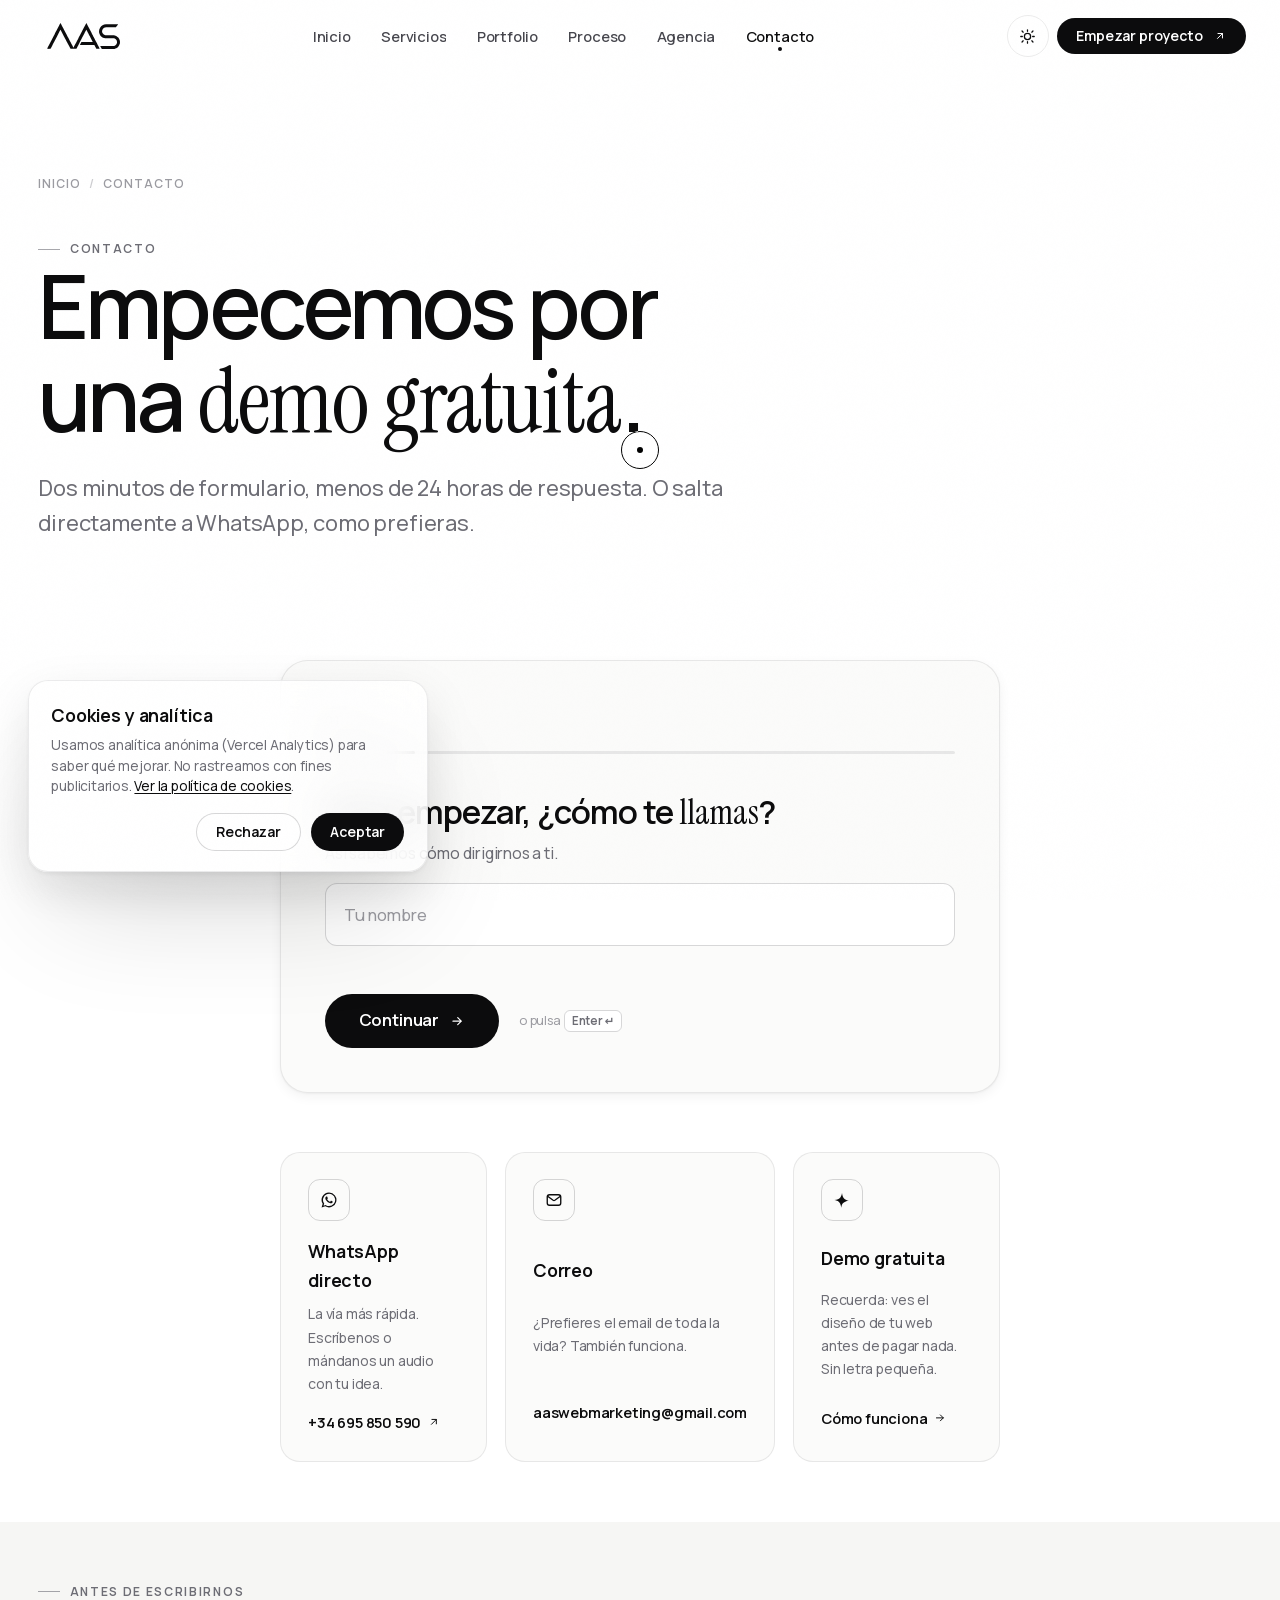
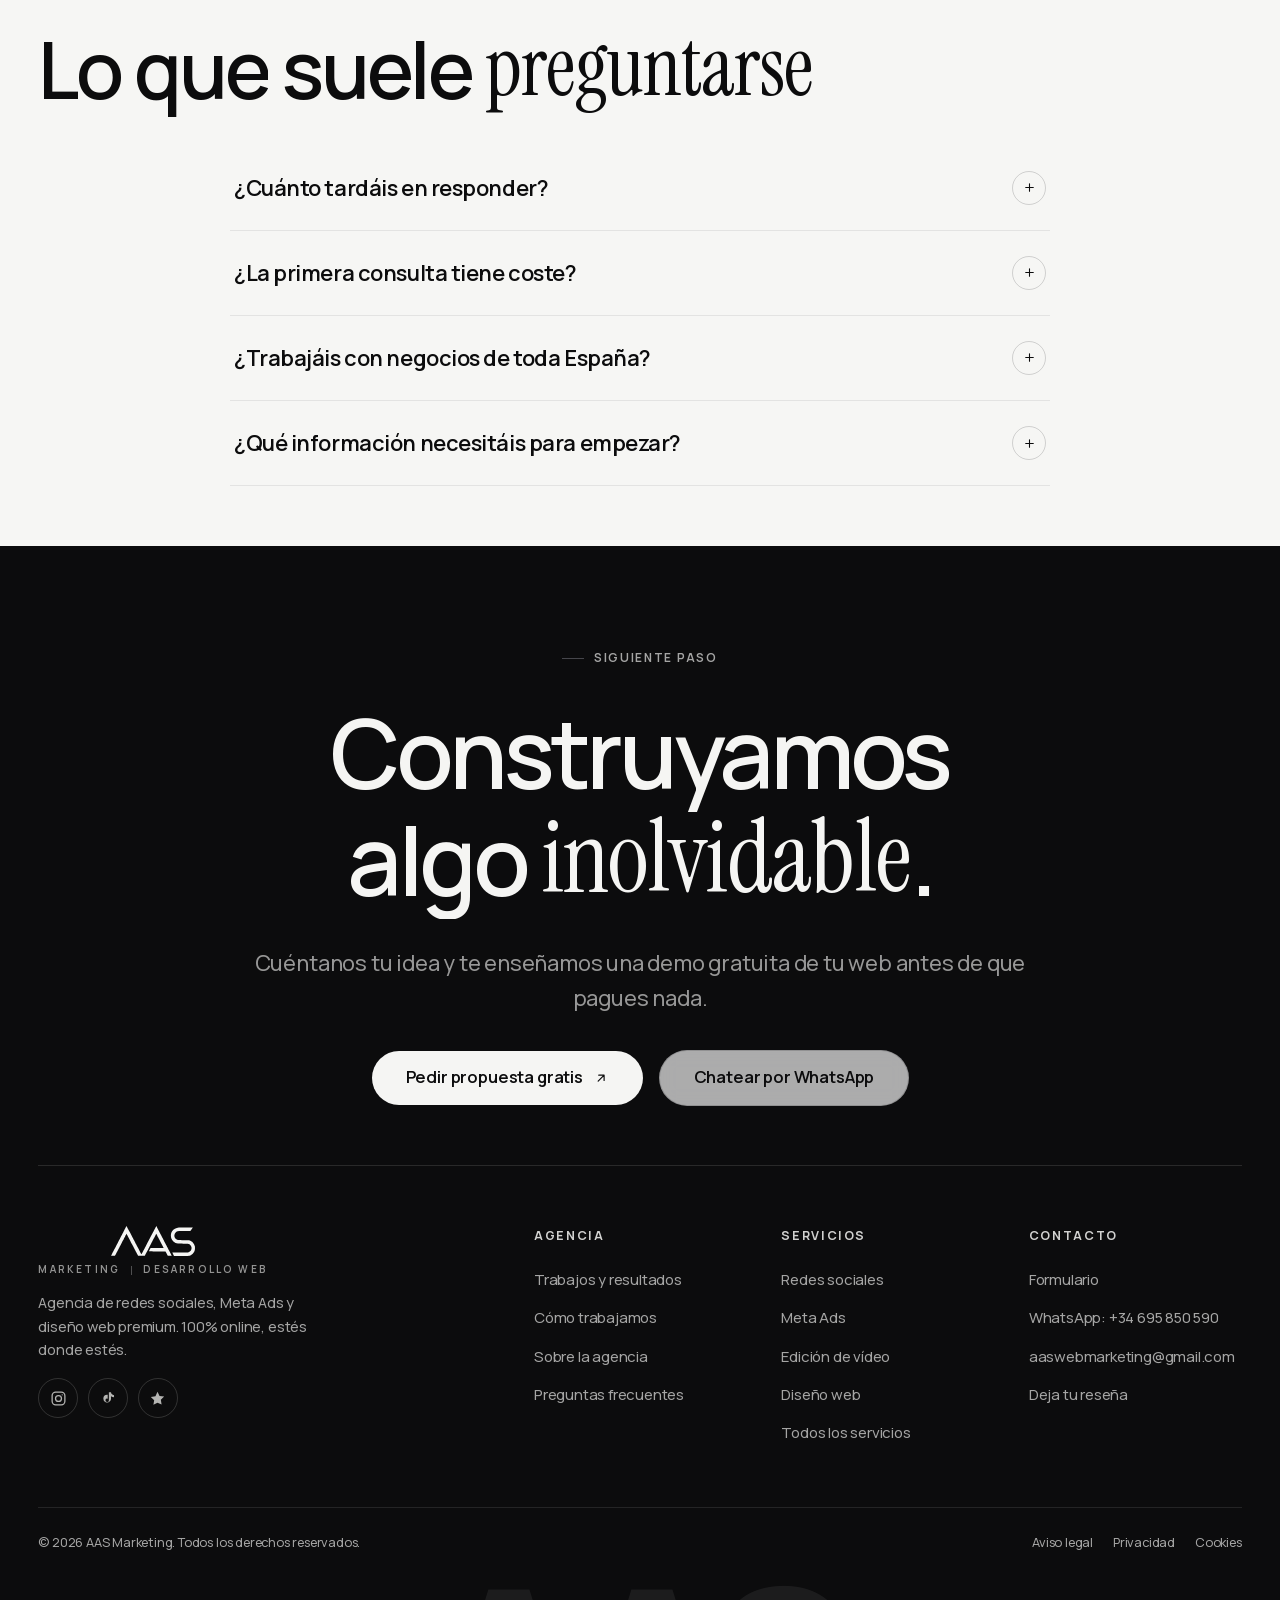
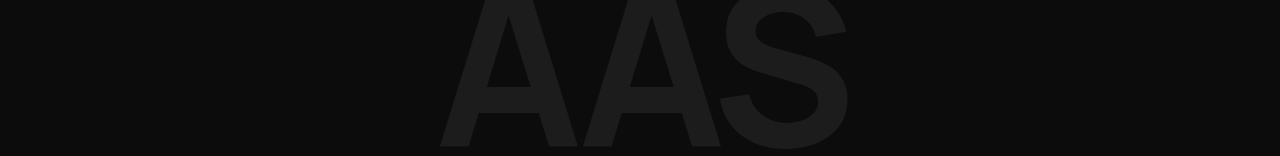
<file: contacto/index.html>
<!doctype html>
<html lang="es" data-theme="light">
<head>
  <meta charset="utf-8">
  <meta name="viewport" content="width=device-width, initial-scale=1">
  <title>Contacto · Solicita tu demo gratuita | AAS Marketing</title>
  <meta name="description" content="Solicita tu presupuesto o demo gratuita de diseño web. Formulario rápido, WhatsApp directo (+34 695 850 590) y respuesta en menos de 24 horas.">
  <link rel="canonical" href="https://www.aasmarketing.com/contacto/">
  <meta name="theme-color" content="#ffffff">
  <meta name="author" content="AAS Marketing">
  <meta name="robots" content="index, follow, max-image-preview:large">
  <meta property="og:type" content="website">
  <meta property="og:site_name" content="AAS Marketing">
  <meta property="og:locale" content="es_ES">
  <meta property="og:title" content="Contacto · Solicita tu demo gratuita | AAS Marketing">
  <meta property="og:description" content="Solicita tu presupuesto o demo gratuita de diseño web. Formulario rápido, WhatsApp directo (+34 695 850 590) y respuesta en menos de 24 horas.">
  <meta property="og:url" content="https://www.aasmarketing.com/contacto/">
  <meta property="og:image" content="https://www.aasmarketing.com/assets/img/og.jpg">
  <meta property="og:image:width" content="1200">
  <meta property="og:image:height" content="630">
  <meta property="og:image:alt" content="AAS Marketing · Diseño web premium y crecimiento digital">
  <meta name="twitter:card" content="summary_large_image">
  <meta name="twitter:title" content="Contacto · Solicita tu demo gratuita | AAS Marketing">
  <meta name="twitter:description" content="Solicita tu presupuesto o demo gratuita de diseño web. Formulario rápido, WhatsApp directo (+34 695 850 590) y respuesta en menos de 24 horas.">
  <meta name="twitter:image" content="https://www.aasmarketing.com/assets/img/og.jpg">
  <link rel="icon" href="../assets/img/favicon.svg" type="image/svg+xml">
  <link rel="icon" href="../favicon.ico" sizes="any">
  <link rel="icon" type="image/png" sizes="16x16" href="../assets/img/favicon-16x16.png">
  <link rel="icon" type="image/png" sizes="32x32" href="../assets/img/favicon-32x32.png">
  <link rel="icon" type="image/png" sizes="192x192" href="../assets/img/android-chrome-192x192.png">
  <link rel="apple-touch-icon" href="../assets/img/apple-touch-icon.png">
  <link rel="manifest" href="../site.webmanifest">
  <link rel="preload" href="../assets/fonts/manrope-var-latin.woff2" as="font" type="font/woff2" crossorigin>
  <link rel="preload" href="../assets/fonts/instrument-serif-italic-latin.woff2" as="font" type="font/woff2" crossorigin>
  <script>
    (function () {
      var d = document.documentElement;
      d.classList.add('js');
      try {
        var t = localStorage.getItem('aas_theme');
        if (!t) t = matchMedia('(prefers-color-scheme: dark)').matches ? 'dark' : 'light';
        d.dataset.theme = t;
        var m = document.querySelector('meta[name="theme-color"]');
        if (m && t === 'dark') m.setAttribute('content', '#0a0a0b');
      } catch (e) {}
    })();
  </script>
  <link rel="stylesheet" href="../assets/css/main.css?v=4eb48fb9">
  <script type="module" src="../assets/js/main.js?v=68c8ccdc"></script>
  <script type="application/ld+json">{"@context":"https://schema.org","@graph":[{"@type":"BreadcrumbList","itemListElement":[{"@type":"ListItem","position":1,"name":"Inicio","item":"https://www.aasmarketing.com/"},{"@type":"ListItem","position":2,"name":"Contacto","item":"https://www.aasmarketing.com/contacto/"}]},{"@type":"ContactPage","name":"Contacto de AAS Marketing","url":"https://www.aasmarketing.com/contacto/"},{"@type":"ProfessionalService","@id":"https://www.aasmarketing.com/#org","name":"AAS Marketing","alternateName":"AAS Marketing · Desarrollo Web","description":"Agencia de marketing digital especializada en gestión de redes sociales, campañas de Meta Ads y edición de vídeo, y en diseño web premium, tiendas online, SEO y automatizaciones.","slogan":"Marketing · Desarrollo Web","url":"https://www.aasmarketing.com","email":"aaswebmarketing@gmail.com","telephone":"+34 695 850 590","logo":{"@type":"ImageObject","url":"https://www.aasmarketing.com/assets/img/logo-aas.svg"},"image":"https://www.aasmarketing.com/assets/img/og.jpg","priceRange":"$$","areaServed":"España y trabajo remoto internacional","serviceType":["Gestión de redes sociales","Meta Ads","Edición de vídeo","Diseño web","Tiendas online","Landing pages","SEO","Branding","Automatizaciones"],"sameAs":["https://www.instagram.com/aas_webmarketing/","https://www.tiktok.com/@aas_webmarketing"],"founder":{"@id":"https://www.aasmarketing.com/#fundador"},"contactPoint":{"@type":"ContactPoint","contactType":"customer service","telephone":"+34 695 850 590","email":"aaswebmarketing@gmail.com","availableLanguage":["es","en"],"areaServed":"ES"},"knowsAbout":["Gestión de redes sociales","Meta Ads","Publicidad en Instagram y Facebook","Edición de vídeo","Reels y TikTok","Diseño web","SEO","Tiendas online"]},{"@type":"Person","@id":"https://www.aasmarketing.com/#fundador","name":"Aleksandar Metodiev Stefanov","alternateName":"Aleks","jobTitle":"Fundador y director","worksFor":{"@id":"https://www.aasmarketing.com/#org"},"url":"https://www.aasmarketing.com/agencia/"}]}</script>
</head>
<body>
  <a class="skip-link" href="#contenido">Saltar al contenido</a>
  <header class="nav">
    <div class="nav-inner">
      <a class="brand" href="../" aria-label="AAS Marketing, ir al inicio"><span class="brand-mark" role="img" aria-label="AAS Marketing"></span></a>
      <nav aria-label="Principal">
        <ul class="nav-links">
          <li><a class="nav-link" href="../">Inicio</a></li>
          <li><a class="nav-link" href="../servicios/">Servicios</a></li>
          <li><a class="nav-link" href="../portfolio/">Portfolio</a></li>
          <li><a class="nav-link" href="../proceso/">Proceso</a></li>
          <li><a class="nav-link" href="../agencia/">Agencia</a></li>
          <li><a class="nav-link" href="../contacto/" aria-current="page">Contacto</a></li>
        </ul>
      </nav>
      <div class="nav-actions">
        <button class="theme-toggle" type="button" aria-label="Cambiar entre modo claro y oscuro"><svg class="sun" width="24" height="24" viewBox="0 0 24 24" fill="none" stroke="currentColor" stroke-width="1.8" stroke-linecap="round" aria-hidden="true"><circle cx="12" cy="12" r="4.4"/><path d="M12 2.5v2.2m0 14.6v2.2M4.3 4.3l1.6 1.6m12.2 12.2 1.6 1.6M2.5 12h2.2m14.6 0h2.2M4.3 19.7l1.6-1.6M18.1 5.9l1.6-1.6"/></svg><svg class="moon" width="24" height="24" viewBox="0 0 24 24" fill="none" stroke="currentColor" stroke-width="1.8" stroke-linecap="round" stroke-linejoin="round" aria-hidden="true"><path d="M20.6 14.2A8.8 8.8 0 0 1 9.8 3.4a8.8 8.8 0 1 0 10.8 10.8Z"/></svg></button>
        <a class="btn btn-s btn-nav-cta" href="../contacto/">Empezar proyecto <span class="arr"><svg width="24" height="24" viewBox="0 0 24 24" fill="none" stroke="currentColor" stroke-width="2" stroke-linecap="round" stroke-linejoin="round" aria-hidden="true"><path d="M7 17 17 7M8 7h9v9"/></svg></span></a>
        <button class="nav-burger" type="button" aria-expanded="false" aria-controls="menu-movil" aria-label="Abrir menú"><span></span></button>
      </div>
    </div>
  </header>
  <div class="mobile-menu" id="menu-movil">
    <nav aria-label="Menú móvil">
      <ul>
        <li><a class="mobile-link" href="../"><span class="idx">01</span><span class="txt">Inicio</span></a></li>
        <li><a class="mobile-link" href="../servicios/"><span class="idx">02</span><span class="txt">Servicios</span></a></li>
        <li><a class="mobile-link" href="../portfolio/"><span class="idx">03</span><span class="txt">Portfolio</span></a></li>
        <li><a class="mobile-link" href="../proceso/"><span class="idx">04</span><span class="txt">Proceso</span></a></li>
        <li><a class="mobile-link" href="../agencia/"><span class="idx">05</span><span class="txt">Agencia</span></a></li>
        <li><a class="mobile-link" href="../contacto/"><span class="idx">06</span><span class="txt">Contacto</span></a></li>
      </ul>
    </nav>
    <div class="mobile-foot">
      <a class="btn" href="../contacto/">Empezar mi proyecto</a>
      <a class="btn btn-ghost" href="https://wa.me/34695850590?text=Hola%20AAS%20Marketing%2C%20he%20visto%20vuestra%20web%20y%20me%20interesa%20un%20proyecto.%20%C2%BFHablamos%3F" target="_blank" rel="noopener">Escribir por WhatsApp</a>
    </div>
  </div>
  <main id="contenido">
    <section class="page-hero">
      <div class="container">
        
      <nav class="breadcrumbs" aria-label="Migas de pan">
        <a href="../">Inicio</a><span class="sep" aria-hidden="true">/</span>
        <span aria-current="page">Contacto</span>
      </nav>
        <p class="eyebrow">Contacto</p>
        <h1>Empecemos por una <em class="accent">demo gratuita</em>.</h1>
        <p class="lead">Dos minutos de formulario, menos de 24 horas de respuesta. O salta directamente a WhatsApp, como prefieras.</p>
      </div>
    </section>

    <section class="section-tight">
      <div class="container">
        <div class="qform-wrap">
          <form class="qform" method="POST" action="https://formsubmit.co/aaswebmarketing@gmail.com" novalidate aria-label="Formulario de contacto">
            <!-- Config FormSubmit + honeypot (funciona también sin JS) -->
            <input type="hidden" name="_subject" value="Nueva solicitud de presupuesto — AAS Marketing">
            <input type="hidden" name="_template" value="table">
            <input type="hidden" name="_captcha" value="false">
            <input type="text" name="_gotcha" tabindex="-1" autocomplete="off" class="qform-gotcha" aria-hidden="true">

            <div class="qform-head">
              <div class="qform-topbar">
                <button class="qform-back" type="button" data-back hidden><svg width="24" height="24" viewBox="0 0 24 24" fill="none" stroke="currentColor" stroke-width="2" stroke-linecap="round" stroke-linejoin="round" aria-hidden="true"><path d="M5 12h14m-6-6 6 6-6 6"/></svg><span>Atrás</span></button>
                <p class="qform-count" aria-hidden="true"><b class="cur">01</b><span>/</span><span class="tot">07</span></p>
              </div>
              <div class="qform-progress" role="progressbar" aria-label="Progreso del formulario" aria-valuemin="1" aria-valuemax="7" aria-valuenow="1"><span class="qform-bar"></span></div>
            </div>

            <div class="qform-stage">
              <!-- 01 · Nombre -->
              <div class="qstep is-active" data-step="name">
                <label class="qstep-q" for="q-name">Para empezar, ¿cómo te <em class="accent">llamas</em>?</label>
                <p class="qstep-hint">Así sabemos cómo dirigirnos a ti.</p>
                <span class="control">
                  <input id="q-name" name="name" type="text" autocomplete="name" placeholder="Tu nombre" maxlength="60" enterkeyhint="next">
                  <span class="state-ico ok"><svg width="24" height="24" viewBox="0 0 24 24" fill="none" stroke="currentColor" stroke-width="2.4" stroke-linecap="round" stroke-linejoin="round" aria-hidden="true"><path d="m4.5 12.5 5 5 10-11"/></svg></span><span class="state-ico ko"><svg width="24" height="24" viewBox="0 0 24 24" fill="none" stroke="currentColor" stroke-width="2.2" stroke-linecap="round" aria-hidden="true"><path d="m6 6 12 12M18 6 6 18"/></svg></span>
                </span>
                <span class="qstep-err" role="alert" aria-live="polite"></span>
                <div class="qstep-nav">
                  <button class="btn btn-l" type="button" data-next>Continuar <span class="arr"><svg width="24" height="24" viewBox="0 0 24 24" fill="none" stroke="currentColor" stroke-width="2" stroke-linecap="round" stroke-linejoin="round" aria-hidden="true"><path d="M5 12h14m-6-6 6 6-6 6"/></svg></span></button>
                  <span class="qstep-tip">o pulsa <kbd>Enter ↵</kbd></span>
                </div>
              </div>

              <!-- 02 · Teléfono -->
              <div class="qstep" data-step="phone">
                <label class="qstep-q" for="q-tel">¿A qué <em class="accent">teléfono</em> te contactamos?</label>
                <p class="qstep-hint">Te respondemos por WhatsApp o llamada, lo que prefieras.</p>
                <span class="control">
                  <input id="q-tel" name="phone" type="tel" autocomplete="tel" placeholder="+34 600 000 000" inputmode="tel" maxlength="18" enterkeyhint="next">
                  <span class="state-ico ok"><svg width="24" height="24" viewBox="0 0 24 24" fill="none" stroke="currentColor" stroke-width="2.4" stroke-linecap="round" stroke-linejoin="round" aria-hidden="true"><path d="m4.5 12.5 5 5 10-11"/></svg></span><span class="state-ico ko"><svg width="24" height="24" viewBox="0 0 24 24" fill="none" stroke="currentColor" stroke-width="2.2" stroke-linecap="round" aria-hidden="true"><path d="m6 6 12 12M18 6 6 18"/></svg></span>
                </span>
                <span class="qstep-err" role="alert" aria-live="polite"></span>
                <div class="qstep-nav">
                  <button class="btn btn-l" type="button" data-next>Continuar <span class="arr"><svg width="24" height="24" viewBox="0 0 24 24" fill="none" stroke="currentColor" stroke-width="2" stroke-linecap="round" stroke-linejoin="round" aria-hidden="true"><path d="M5 12h14m-6-6 6 6-6 6"/></svg></span></button>
                  <span class="qstep-tip">o pulsa <kbd>Enter ↵</kbd></span>
                </div>
              </div>

              <!-- 03 · Email (opcional) -->
              <div class="qstep" data-step="email" data-optional>
                <label class="qstep-q" for="q-email">¿Tu <em class="accent">correo</em>? <span class="qstep-opt">opcional</span></label>
                <p class="qstep-hint">Solo si prefieres que te escribamos también por email.</p>
                <span class="control">
                  <input id="q-email" name="email" type="email" autocomplete="email" placeholder="tu@correo.com" maxlength="254" inputmode="email" enterkeyhint="next">
                  <span class="state-ico ok"><svg width="24" height="24" viewBox="0 0 24 24" fill="none" stroke="currentColor" stroke-width="2.4" stroke-linecap="round" stroke-linejoin="round" aria-hidden="true"><path d="m4.5 12.5 5 5 10-11"/></svg></span><span class="state-ico ko"><svg width="24" height="24" viewBox="0 0 24 24" fill="none" stroke="currentColor" stroke-width="2.2" stroke-linecap="round" aria-hidden="true"><path d="m6 6 12 12M18 6 6 18"/></svg></span>
                </span>
                <span class="qstep-err" role="alert" aria-live="polite"></span>
                <div class="qstep-nav">
                  <button class="btn btn-l" type="button" data-next>Continuar <span class="arr"><svg width="24" height="24" viewBox="0 0 24 24" fill="none" stroke="currentColor" stroke-width="2" stroke-linecap="round" stroke-linejoin="round" aria-hidden="true"><path d="M5 12h14m-6-6 6 6-6 6"/></svg></span></button>
                  <button class="qstep-skip" type="button" data-next>Saltar este paso</button>
                </div>
              </div>

              <!-- 04 · Servicios -->
              <fieldset class="qstep" data-step="services" data-optional>
                <legend class="qstep-q">¿Qué <em class="accent">necesitas</em>?</legend>
                <p class="qstep-hint">Elige todo lo que encaje. Si no lo tienes claro, también vale.</p>
                <div class="chip-set">
                  
                  <label class="chip"><input type="checkbox" name="services" value="Gestión de redes sociales"><span>Gestión de redes sociales</span></label>
                  <label class="chip"><input type="checkbox" name="services" value="Meta Ads"><span>Meta Ads</span></label>
                  <label class="chip"><input type="checkbox" name="services" value="Edición de vídeo"><span>Edición de vídeo</span></label>
                  <label class="chip"><input type="checkbox" name="services" value="Estrategia de contenido"><span>Estrategia de contenido</span></label>
                  <label class="chip"><input type="checkbox" name="services" value="Web nueva"><span>Web nueva</span></label>
                  <label class="chip"><input type="checkbox" name="services" value="Rediseño web"><span>Rediseño web</span></label>
                  <label class="chip"><input type="checkbox" name="services" value="Tienda online"><span>Tienda online</span></label>
                  <label class="chip"><input type="checkbox" name="services" value="Landing page"><span>Landing page</span></label>
                  <label class="chip"><input type="checkbox" name="services" value="SEO"><span>SEO</span></label>
                  <label class="chip"><input type="checkbox" name="services" value="Branding"><span>Branding</span></label>
                  <label class="chip"><input type="checkbox" name="services" value="Automatizaciones"><span>Automatizaciones</span></label>
                  <label class="chip"><input type="checkbox" name="services" value="Mantenimiento web"><span>Mantenimiento web</span></label>
                  <label class="chip"><input type="checkbox" name="services" value="Aún no lo sé"><span>Aún no lo sé</span></label>
                </div>
                <div class="qstep-nav">
                  <button class="btn btn-l" type="button" data-next>Continuar <span class="arr"><svg width="24" height="24" viewBox="0 0 24 24" fill="none" stroke="currentColor" stroke-width="2" stroke-linecap="round" stroke-linejoin="round" aria-hidden="true"><path d="M5 12h14m-6-6 6 6-6 6"/></svg></span></button>
                </div>
              </fieldset>

              <!-- 05 · Proyecto -->
              <div class="qstep" data-step="message">
                <label class="qstep-q" for="q-msg">Cuéntanos tu <em class="accent">proyecto</em></label>
                <p class="qstep-hint">Qué haces, qué necesitas y qué te gustaría conseguir. <span class="count">0 / 1200</span></p>
                <span class="control">
                  <textarea id="q-msg" name="message" placeholder="Por ejemplo: tengo una clínica y quiero una web nueva que me traiga citas…" minlength="20" maxlength="1200" rows="5"></textarea>
                </span>
                <span class="qstep-err" role="alert" aria-live="polite"></span>
                <div class="qstep-nav">
                  <button class="btn btn-l" type="button" data-next>Continuar <span class="arr"><svg width="24" height="24" viewBox="0 0 24 24" fill="none" stroke="currentColor" stroke-width="2" stroke-linecap="round" stroke-linejoin="round" aria-hidden="true"><path d="M5 12h14m-6-6 6 6-6 6"/></svg></span></button>
                </div>
              </div>

              <!-- 06 · Redes (opcional) -->
              <div class="qstep" data-step="social" data-optional>
                <label class="qstep-q" for="q-social">¿Alguna <em class="accent">red social</em> del negocio? <span class="qstep-opt">opcional</span></label>
                <p class="qstep-hint">Pásanos tu Instagram, TikTok o web actual y nos inspiramos en tu estilo.</p>
                <span class="control">
                  <input id="q-social" name="social" type="text" autocomplete="url" placeholder="@tunegocio o instagram.com/tunegocio" maxlength="200" enterkeyhint="next">
                  <span class="state-ico ok"><svg width="24" height="24" viewBox="0 0 24 24" fill="none" stroke="currentColor" stroke-width="2.4" stroke-linecap="round" stroke-linejoin="round" aria-hidden="true"><path d="m4.5 12.5 5 5 10-11"/></svg></span><span class="state-ico ko"><svg width="24" height="24" viewBox="0 0 24 24" fill="none" stroke="currentColor" stroke-width="2.2" stroke-linecap="round" aria-hidden="true"><path d="m6 6 12 12M18 6 6 18"/></svg></span>
                </span>
                <span class="qstep-err" role="alert" aria-live="polite"></span>
                <div class="qstep-nav">
                  <button class="btn btn-l" type="button" data-next>Continuar <span class="arr"><svg width="24" height="24" viewBox="0 0 24 24" fill="none" stroke="currentColor" stroke-width="2" stroke-linecap="round" stroke-linejoin="round" aria-hidden="true"><path d="M5 12h14m-6-6 6 6-6 6"/></svg></span></button>
                  <button class="qstep-skip" type="button" data-next>Saltar este paso</button>
                </div>
              </div>

              <!-- 07 · Repasar y enviar -->
              <div class="qstep" data-step="review">
                <h2 class="qstep-q">Repasa y <em class="accent">envía</em></h2>
                <p class="qstep-hint">Comprueba que está todo bien. Puedes volver atrás para editar cualquier respuesta.</p>
                <dl class="qsummary" aria-live="polite"></dl>
                <label class="consent">
                  <input type="checkbox" name="consent" required>
                  <span>He leído y acepto la <a href="../privacidad/">política de privacidad</a>. Tus datos solo se usan para responderte.</span>
                </label>
                <div class="qstep-nav">
                  <button class="btn btn-l btn-submit" type="submit">
                    <span class="txt-1">Enviar solicitud <span class="arr"><svg width="24" height="24" viewBox="0 0 24 24" fill="none" stroke="currentColor" stroke-width="2" stroke-linecap="round" stroke-linejoin="round" aria-hidden="true"><path d="M7 17 17 7M8 7h9v9"/></svg></span></span>
                    <span class="txt-2"><span class="spinner" aria-hidden="true"></span> Enviando…</span>
                  </button>
                </div>
                <p class="small form-global-err" hidden role="alert">No se pudo enviar. Prueba de nuevo o <a class="link-draw" href="https://wa.me/34695850590?text=Hola%20AAS%20Marketing%2C%20he%20visto%20vuestra%20web%20y%20me%20interesa%20un%20proyecto.%20%C2%BFHablamos%3F" target="_blank" rel="noopener">escríbenos por WhatsApp</a>.</p>
              </div>
            </div>

            <div class="form-success" tabindex="-1" aria-live="polite">
              <span class="check"><svg viewBox="0 0 24 24" fill="none" stroke="currentColor" stroke-width="2.4" stroke-linecap="round" stroke-linejoin="round"><path d="m4.5 12.5 5 5 10-11"/></svg></span>
              <h3>¡Solicitud enviada!</h3>
              <p class="small">Gracias por escribirnos. Te respondemos en menos de 24 horas.<br>Si tienes prisa, <a class="link-draw" href="https://wa.me/34695850590?text=Hola%20AAS%20Marketing%2C%20he%20visto%20vuestra%20web%20y%20me%20interesa%20un%20proyecto.%20%C2%BFHablamos%3F" target="_blank" rel="noopener">hablamos por WhatsApp</a>.</p>
              <button class="btn btn-ghost btn-s" type="button" data-send-another>Enviar otra solicitud</button>
            </div>
          </form>

          <aside class="contact-alts" aria-label="Otras formas de contacto">
            <a class="contact-card" href="https://wa.me/34695850590?text=Hola%20AAS%20Marketing%2C%20he%20visto%20vuestra%20web%20y%20me%20interesa%20un%20proyecto.%20%C2%BFHablamos%3F" target="_blank" rel="noopener" data-cursor-label="WhatsApp ↗">
              <span class="cc-ico"><svg width="24" height="24" viewBox="0 0 24 24" fill="currentColor" aria-hidden="true"><path d="M12.04 2a9.9 9.9 0 0 0-8.44 15.12L2.1 21.9l4.9-1.46A9.9 9.9 0 1 0 12.04 2Zm0 18.02a8.1 8.1 0 0 1-4.13-1.13l-.3-.18-2.9.86.87-2.83-.2-.3a8.12 8.12 0 1 1 6.66 3.58Zm4.45-6.08c-.24-.12-1.44-.71-1.66-.79-.22-.08-.39-.12-.55.12-.16.24-.63.79-.77.95-.14.16-.28.18-.52.06a6.63 6.63 0 0 1-3.31-2.9c-.25-.43.25-.4.71-1.33.08-.16.04-.3-.02-.42-.06-.12-.55-1.32-.75-1.81-.2-.48-.4-.41-.55-.42h-.47c-.16 0-.42.06-.64.3-.22.24-.84.82-.84 2s.86 2.32.98 2.48c.12.16 1.7 2.6 4.11 3.64.57.25 1.02.4 1.37.51.58.18 1.1.16 1.51.1.46-.07 1.44-.59 1.64-1.16.2-.57.2-1.05.14-1.16-.06-.1-.22-.16-.46-.28Z"/></svg></span>
              <strong>WhatsApp directo</strong>
              <p>La vía más rápida. Escríbenos o mándanos un audio con tu idea.</p>
              <span class="link-draw">+34 695 850 590 <svg width="24" height="24" viewBox="0 0 24 24" fill="none" stroke="currentColor" stroke-width="2" stroke-linecap="round" stroke-linejoin="round" aria-hidden="true"><path d="M7 17 17 7M8 7h9v9"/></svg></span>
            </a>
            <a class="contact-card" href="mailto:aaswebmarketing@gmail.com">
              <span class="cc-ico"><svg width="24" height="24" viewBox="0 0 24 24" fill="none" stroke="currentColor" stroke-width="1.8" stroke-linecap="round" stroke-linejoin="round" aria-hidden="true"><rect x="3" y="5" width="18" height="14" rx="3"/><path d="m3.5 7 7.4 5.4a2 2 0 0 0 2.2 0L20.5 7"/></svg></span>
              <strong>Correo</strong>
              <p>¿Prefieres el email de toda la vida? También funciona.</p>
              <span class="link-draw">aaswebmarketing@gmail.com</span>
            </a>
            <a class="contact-card" href="../faq/">
              <span class="cc-ico"><svg width="24" height="24" viewBox="0 0 24 24" fill="currentColor" aria-hidden="true"><path d="M12 2.8c.5 3.9 1.6 6.4 3.4 8 1.4 1.1 3.1 1.8 5.8 2.2-3.9.5-6.4 1.6-8 3.4-1.1 1.4-1.8 3.1-2.2 5.8-.5-3.9-1.6-6.4-3.4-8-1.4-1.1-3.1-1.8-5.8-2.2 3.9-.5 6.4-1.6 8-3.4 1.1-1.4 1.8-3.1 2.2-5.8Z"/></svg></span>
              <strong>Demo gratuita</strong>
              <p>Recuerda: ves el diseño de tu web antes de pagar nada. Sin letra pequeña.</p>
              <span class="link-draw">Cómo funciona <svg width="24" height="24" viewBox="0 0 24 24" fill="none" stroke="currentColor" stroke-width="2" stroke-linecap="round" stroke-linejoin="round" aria-hidden="true"><path d="M5 12h14m-6-6 6 6-6 6"/></svg></span>
            </a>
          </aside>
        </div>
      </div>
    </section>
    <section class="section-tight section-soft">
      <div class="container">
        <div class="section-head">
          <p class="eyebrow" data-reveal>Antes de escribirnos</p>
          <h2 data-split>Lo que suele <em class="accent">preguntarse</em></h2>
        </div>
        <div class="faq">
          <div class="faq-item">
            <div class="faq-h"><button class="faq-q" type="button" aria-expanded="false">¿Cuánto tardáis en responder?<span class="faq-ico"><svg width="24" height="24" viewBox="0 0 24 24" fill="none" stroke="currentColor" stroke-width="2" stroke-linecap="round" aria-hidden="true"><path d="M12 5v14M5 12h14"/></svg></span></button></div>
            <div class="faq-a"><div><p>Respondemos en menos de 24 horas, normalmente el mismo día. Si nos escribes por WhatsApp, suele ser bastante más rápido.</p></div></div>
          </div>
          <div class="faq-item">
            <div class="faq-h"><button class="faq-q" type="button" aria-expanded="false">¿La primera consulta tiene coste?<span class="faq-ico"><svg width="24" height="24" viewBox="0 0 24 24" fill="none" stroke="currentColor" stroke-width="2" stroke-linecap="round" aria-hidden="true"><path d="M12 5v14M5 12h14"/></svg></span></button></div>
            <div class="faq-a"><div><p>No. Analizamos tu caso sin compromiso y, si es una web, te preparamos una demo gratuita. Si son tus redes o tus anuncios, te proponemos un plan concreto antes de empezar.</p></div></div>
          </div>
          <div class="faq-item">
            <div class="faq-h"><button class="faq-q" type="button" aria-expanded="false">¿Trabajáis con negocios de toda España?<span class="faq-ico"><svg width="24" height="24" viewBox="0 0 24 24" fill="none" stroke="currentColor" stroke-width="2" stroke-linecap="round" aria-hidden="true"><path d="M12 5v14M5 12h14"/></svg></span></button></div>
            <div class="faq-a"><div><p>Sí. Trabajamos 100% online con clientes de toda España y de fuera, por videollamada, WhatsApp y correo, estés donde estés.</p></div></div>
          </div>
          <div class="faq-item">
            <div class="faq-h"><button class="faq-q" type="button" aria-expanded="false">¿Qué información necesitáis para empezar?<span class="faq-ico"><svg width="24" height="24" viewBox="0 0 24 24" fill="none" stroke="currentColor" stroke-width="2" stroke-linecap="round" aria-hidden="true"><path d="M12 5v14M5 12h14"/></svg></span></button></div>
            <div class="faq-a"><div><p>Con saber a qué te dedicas, qué quieres conseguir y tus redes o tu web actual es suficiente. Del resto (textos, fotos, estrategia) te guiamos nosotros paso a paso.</p></div></div>
          </div>
        </div>
      </div>
    </section>
  </main>
  <footer class="footer">
    <div class="container footer-cta">
      <p class="eyebrow" style="color:inherit">Siguiente paso</p>
      <h2 data-split>Construyamos algo <em class="accent">inolvidable</em>.</h2>
      <p class="lead">Cuéntanos tu idea y te enseñamos una demo gratuita de tu web antes de que pagues nada.</p>
      <div class="hero-cta" data-reveal-group>
        <a class="btn btn-inverse btn-l" href="../contacto/">Pedir propuesta gratis <span class="arr"><svg width="24" height="24" viewBox="0 0 24 24" fill="none" stroke="currentColor" stroke-width="2" stroke-linecap="round" stroke-linejoin="round" aria-hidden="true"><path d="M7 17 17 7M8 7h9v9"/></svg></span></a>
        <a class="btn btn-ghost btn-l" href="https://wa.me/34695850590?text=Hola%20AAS%20Marketing%2C%20he%20visto%20vuestra%20web%20y%20me%20interesa%20un%20proyecto.%20%C2%BFHablamos%3F" target="_blank" rel="noopener">Chatear por WhatsApp</a>
      </div>
    </div>
    <div class="footer-main">
      <div class="footer-brand">
        <a class="brand" href="../" aria-label="AAS Marketing, ir al inicio"><span class="brand-lockup">
        <span class="brand-mark" role="img" aria-label="AAS Marketing"></span>
        <span class="brand-tagline" aria-hidden="true">Marketing<span class="sep"></span>Desarrollo Web</span>
      </span></a>
        <p>Agencia de redes sociales, Meta Ads y diseño web premium. 100% online, estés donde estés.</p>
        <div class="footer-social">
          <a href="https://www.instagram.com/aas_webmarketing/" target="_blank" rel="noopener" aria-label="Instagram"><svg width="24" height="24" viewBox="0 0 24 24" fill="none" stroke="currentColor" stroke-width="1.8" stroke-linecap="round" aria-hidden="true"><rect x="3" y="3" width="18" height="18" rx="5"/><circle cx="12" cy="12" r="4.2"/><circle cx="17.2" cy="6.8" r="0.9" fill="currentColor" stroke="none"/></svg></a>
          <a href="https://www.tiktok.com/@aas_webmarketing?lang=es-419" target="_blank" rel="noopener" aria-label="TikTok"><svg width="24" height="24" viewBox="0 0 24 24" fill="currentColor" aria-hidden="true"><path d="M16.6 5.82A4.28 4.28 0 0 1 15.54 3h-3.02v11.67a2.4 2.4 0 0 1-2.4 2.33 2.4 2.4 0 0 1-2.4-2.4 2.4 2.4 0 0 1 3.14-2.29V6.86a5.6 5.6 0 0 0-.74-.05 5.4 5.4 0 0 0-5.42 5.4 5.4 5.4 0 0 0 9.28 3.78c1-1 1.56-2.35 1.56-3.76V8.9a7.29 7.29 0 0 0 4.26 1.36V7.24a4.28 4.28 0 0 1-3.2-1.42Z"/></svg></a>
          <a href="https://share.google/XqEnxlBCnqPrfpFHi" target="_blank" rel="noopener" aria-label="Reseñas en Google"><svg width="24" height="24" viewBox="0 0 24 24" fill="currentColor" aria-hidden="true"><path d="M12 2.5l2.9 5.88 6.49.95-4.7 4.58 1.11 6.46L12 17.85l-5.8 3.05 1.1-6.46-4.69-4.58 6.49-.95L12 2.5Z"/></svg></a>
        </div>
      </div>
      <nav aria-label="Páginas">
        <p class="footer-h">Agencia</p>
        <ul>
          <li><a href="../portfolio/">Trabajos y resultados</a></li>
          <li><a href="../proceso/">Cómo trabajamos</a></li>
          <li><a href="../agencia/">Sobre la agencia</a></li>
          <li><a href="../faq/">Preguntas frecuentes</a></li>
        </ul>
      </nav>
      <nav aria-label="Servicios">
        <p class="footer-h">Servicios</p>
        <ul>
          <li><a href="../servicios/redes-sociales/">Redes sociales</a></li>
          <li><a href="../servicios/redes-sociales/#meta-ads">Meta Ads</a></li>
          <li><a href="../servicios/redes-sociales/#edicion-video">Edición de vídeo</a></li>
          <li><a href="../servicios/diseno-web/">Diseño web</a></li>
          <li><a href="../servicios/">Todos los servicios</a></li>
        </ul>
      </nav>
      <nav aria-label="Contacto">
        <p class="footer-h">Contacto</p>
        <ul>
          <li><a href="../contacto/">Formulario</a></li>
          <li><a href="https://wa.me/34695850590?text=Hola%20AAS%20Marketing%2C%20he%20visto%20vuestra%20web%20y%20me%20interesa%20un%20proyecto.%20%C2%BFHablamos%3F" target="_blank" rel="noopener">WhatsApp: +34 695 850 590</a></li>
          <li><a href="mailto:aaswebmarketing@gmail.com">aaswebmarketing@gmail.com</a></li>
          <li><a href="https://share.google/XqEnxlBCnqPrfpFHi" target="_blank" rel="noopener">Deja tu reseña</a></li>
        </ul>
      </nav>
    </div>
    <div class="footer-bottom">
      <p>© <span data-year>2026</span> AAS Marketing. Todos los derechos reservados.</p>
      <div class="legal-links">
        <a href="../aviso-legal/">Aviso legal</a>
        <a href="../privacidad/">Privacidad</a>
        <a href="../cookies/">Cookies</a>
      </div>
    </div>
    <span class="footer-word" aria-hidden="true">AAS</span>
  </footer>
  
  <a class="wa-float" href="https://wa.me/34695850590?text=Hola%20AAS%20Marketing%2C%20he%20visto%20vuestra%20web%20y%20me%20interesa%20un%20proyecto.%20%C2%BFHablamos%3F" target="_blank" rel="noopener" aria-label="Escribir por WhatsApp a AAS Marketing">
    <svg width="24" height="24" viewBox="0 0 24 24" fill="currentColor" aria-hidden="true"><path d="M12.04 2a9.9 9.9 0 0 0-8.44 15.12L2.1 21.9l4.9-1.46A9.9 9.9 0 1 0 12.04 2Zm0 18.02a8.1 8.1 0 0 1-4.13-1.13l-.3-.18-2.9.86.87-2.83-.2-.3a8.12 8.12 0 1 1 6.66 3.58Zm4.45-6.08c-.24-.12-1.44-.71-1.66-.79-.22-.08-.39-.12-.55.12-.16.24-.63.79-.77.95-.14.16-.28.18-.52.06a6.63 6.63 0 0 1-3.31-2.9c-.25-.43.25-.4.71-1.33.08-.16.04-.3-.02-.42-.06-.12-.55-1.32-.75-1.81-.2-.48-.4-.41-.55-.42h-.47c-.16 0-.42.06-.64.3-.22.24-.84.82-.84 2s.86 2.32.98 2.48c.12.16 1.7 2.6 4.11 3.64.57.25 1.02.4 1.37.51.58.18 1.1.16 1.51.1.46-.07 1.44-.59 1.64-1.16.2-.57.2-1.05.14-1.16-.06-.1-.22-.16-.46-.28Z"/></svg>
    <span class="wa-tip">¿Hablamos? Respondemos en el día</span>
  </a>
  
  <div class="cookie-banner" id="cookie-banner" role="dialog" aria-labelledby="ck-title" aria-describedby="ck-desc" hidden>
    <div class="ck-body">
      <strong id="ck-title">Cookies y analítica</strong>
      <p id="ck-desc">Usamos analítica anónima (Vercel Analytics) para saber qué mejorar. No rastreamos con fines publicitarios. <a href="../cookies/">Ver la política de cookies</a>.</p>
    </div>
    <div class="ck-actions">
      <button class="btn btn-ghost btn-s" type="button" data-ck="reject">Rechazar</button>
      <button class="btn btn-s" type="button" data-ck="accept">Aceptar</button>
    </div>
  </div>
</body>
</html>
</file>
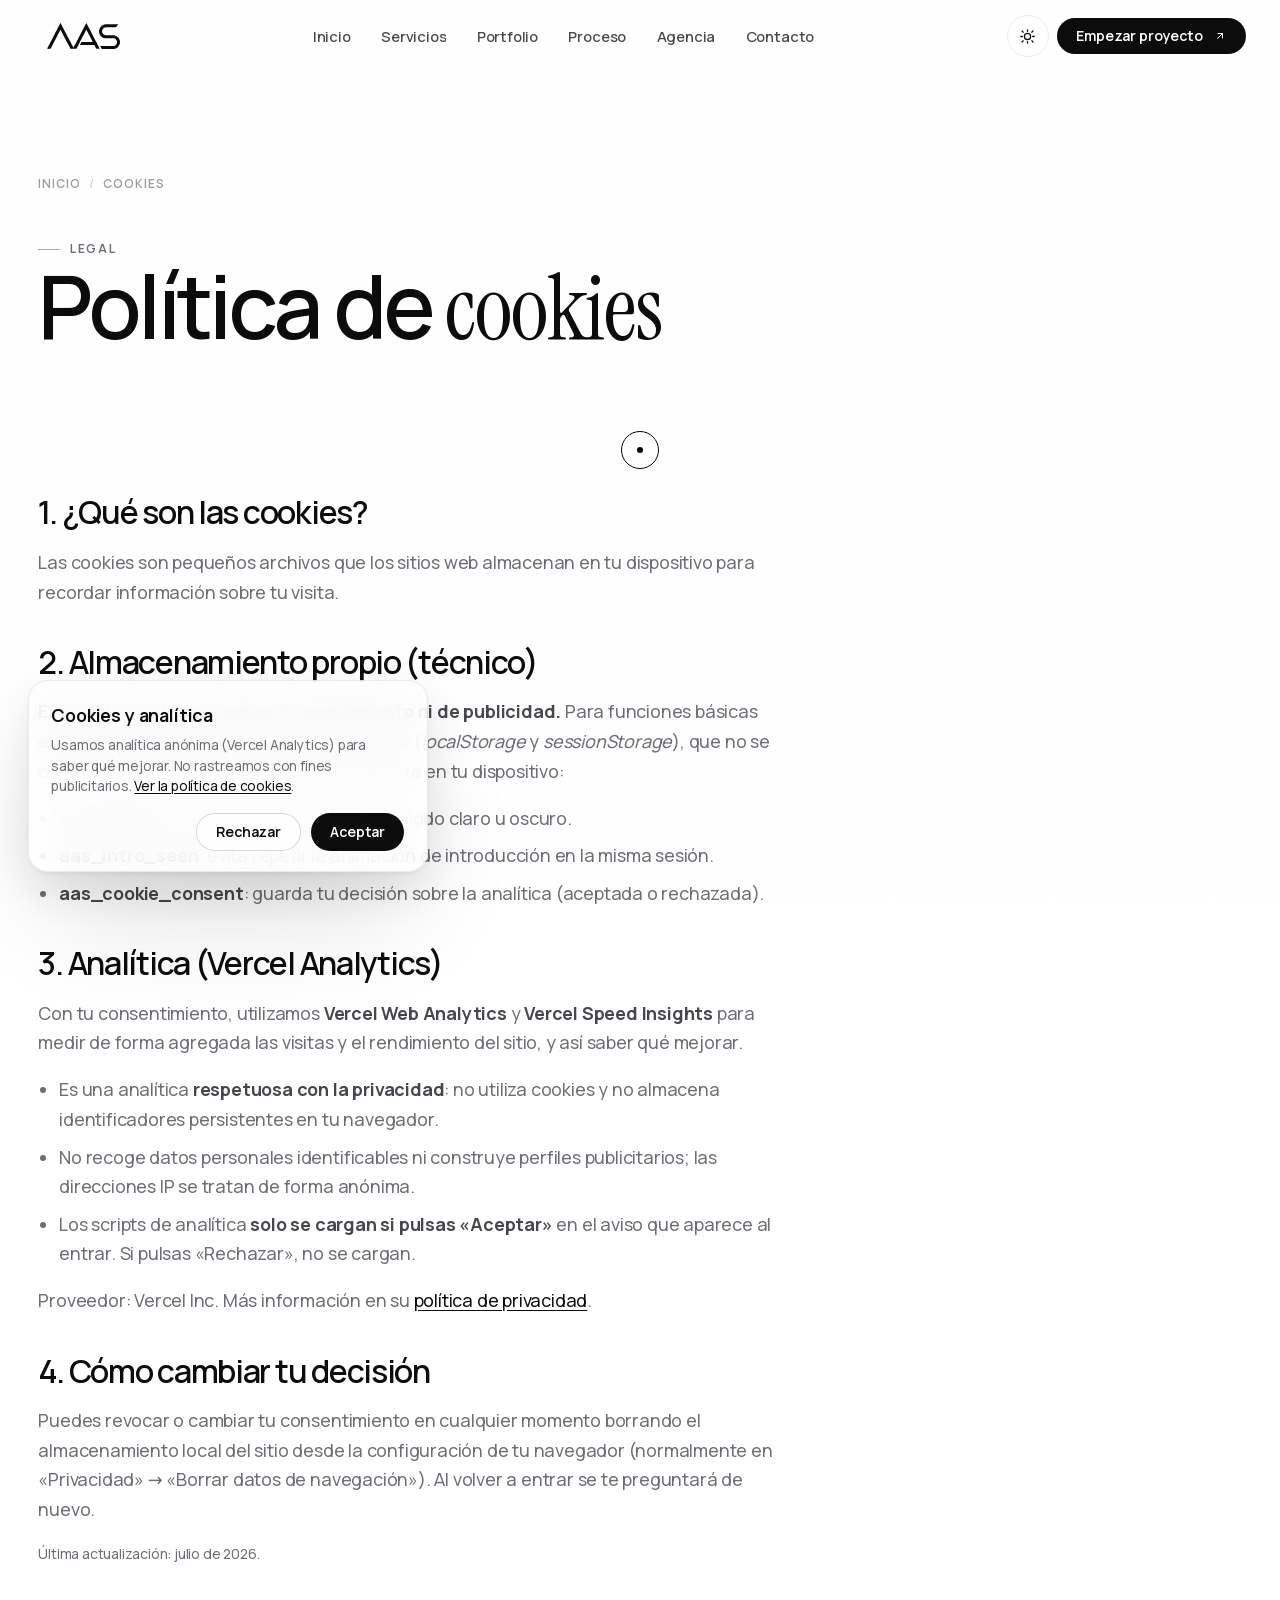
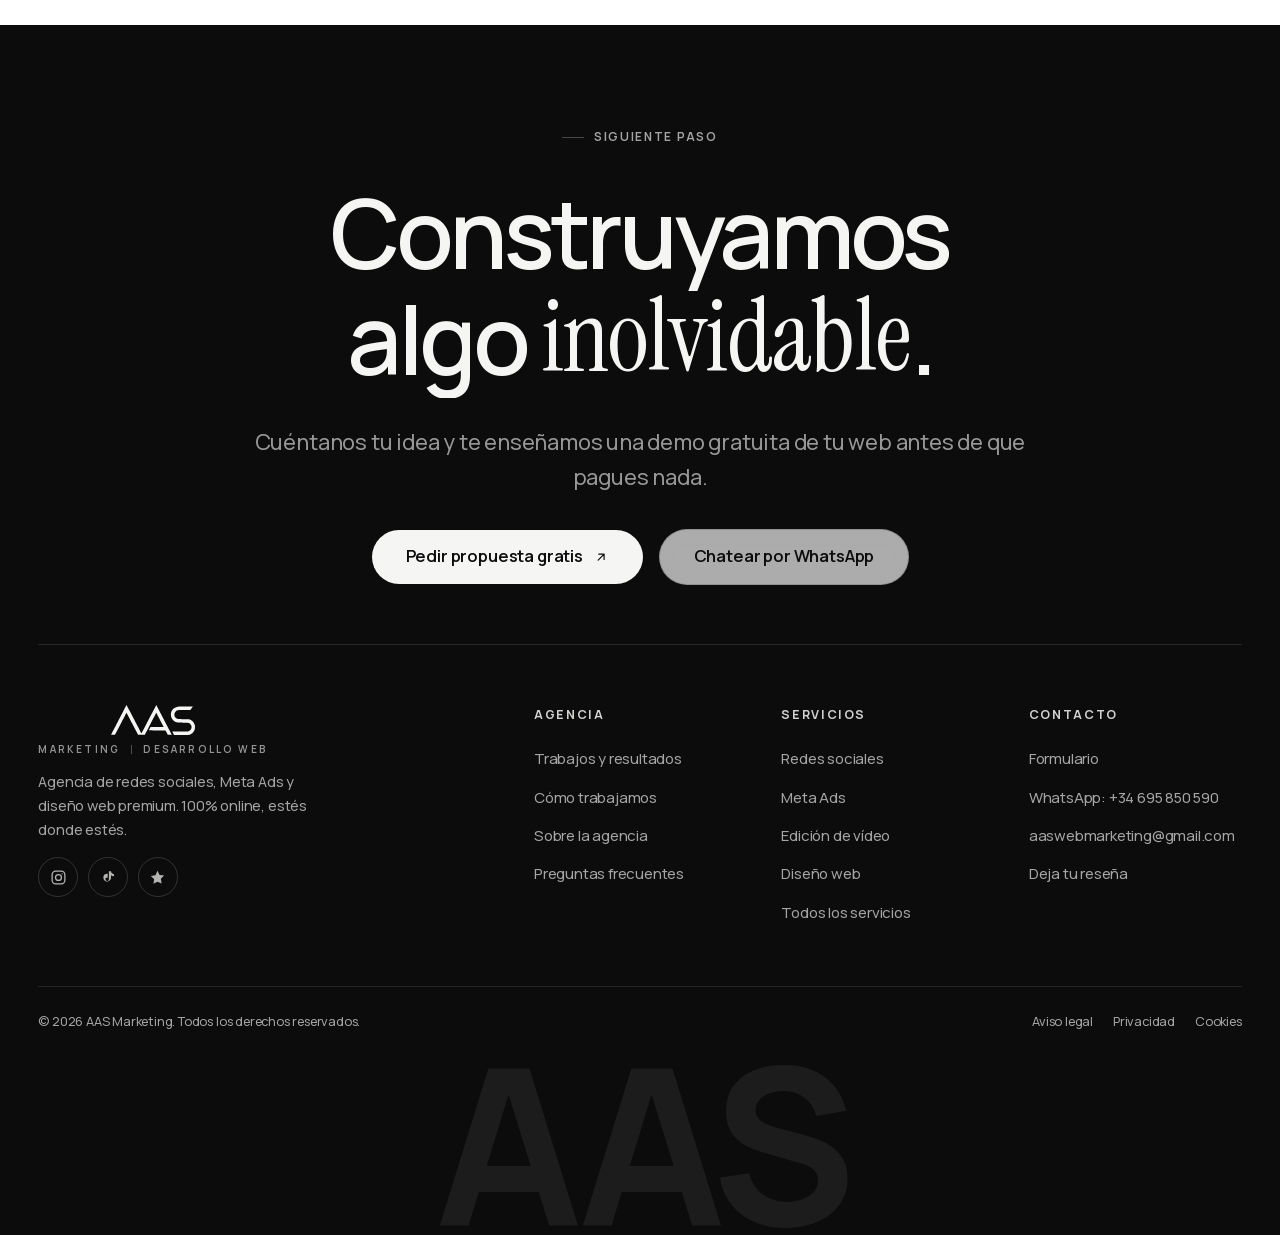
<file: cookies/index.html>
<!doctype html>
<html lang="es" data-theme="light">
<head>
  <meta charset="utf-8">
  <meta name="viewport" content="width=device-width, initial-scale=1">
  <title>Política de cookies | AAS Marketing</title>
  <meta name="description" content="Política de cookies: este sitio no usa cookies de seguimiento, solo almacenamiento local funcional para el tema y la animación de introducción.">
  <link rel="canonical" href="https://www.aasmarketing.com/cookies/">
  <meta name="theme-color" content="#ffffff">
  <meta name="author" content="AAS Marketing">
  <meta name="robots" content="noindex, follow">
  <meta property="og:type" content="website">
  <meta property="og:site_name" content="AAS Marketing">
  <meta property="og:locale" content="es_ES">
  <meta property="og:title" content="Política de cookies | AAS Marketing">
  <meta property="og:description" content="Política de cookies: este sitio no usa cookies de seguimiento, solo almacenamiento local funcional para el tema y la animación de introducción.">
  <meta property="og:url" content="https://www.aasmarketing.com/cookies/">
  <meta property="og:image" content="https://www.aasmarketing.com/assets/img/og.jpg">
  <meta property="og:image:width" content="1200">
  <meta property="og:image:height" content="630">
  <meta property="og:image:alt" content="AAS Marketing · Diseño web premium y crecimiento digital">
  <meta name="twitter:card" content="summary_large_image">
  <meta name="twitter:title" content="Política de cookies | AAS Marketing">
  <meta name="twitter:description" content="Política de cookies: este sitio no usa cookies de seguimiento, solo almacenamiento local funcional para el tema y la animación de introducción.">
  <meta name="twitter:image" content="https://www.aasmarketing.com/assets/img/og.jpg">
  <link rel="icon" href="../assets/img/favicon.svg" type="image/svg+xml">
  <link rel="icon" href="../favicon.ico" sizes="any">
  <link rel="icon" type="image/png" sizes="16x16" href="../assets/img/favicon-16x16.png">
  <link rel="icon" type="image/png" sizes="32x32" href="../assets/img/favicon-32x32.png">
  <link rel="icon" type="image/png" sizes="192x192" href="../assets/img/android-chrome-192x192.png">
  <link rel="apple-touch-icon" href="../assets/img/apple-touch-icon.png">
  <link rel="manifest" href="../site.webmanifest">
  <link rel="preload" href="../assets/fonts/manrope-var-latin.woff2" as="font" type="font/woff2" crossorigin>
  <link rel="preload" href="../assets/fonts/instrument-serif-italic-latin.woff2" as="font" type="font/woff2" crossorigin>
  <script>
    (function () {
      var d = document.documentElement;
      d.classList.add('js');
      try {
        var t = localStorage.getItem('aas_theme');
        if (!t) t = matchMedia('(prefers-color-scheme: dark)').matches ? 'dark' : 'light';
        d.dataset.theme = t;
        var m = document.querySelector('meta[name="theme-color"]');
        if (m && t === 'dark') m.setAttribute('content', '#0a0a0b');
      } catch (e) {}
    })();
  </script>
  <link rel="stylesheet" href="../assets/css/main.css?v=4eb48fb9">
  <script type="module" src="../assets/js/main.js?v=68c8ccdc"></script>
  <script type="application/ld+json">{"@context":"https://schema.org","@graph":[{"@type":"BreadcrumbList","itemListElement":[{"@type":"ListItem","position":1,"name":"Inicio","item":"https://www.aasmarketing.com/"},{"@type":"ListItem","position":2,"name":"Cookies","item":"https://www.aasmarketing.com/cookies/"}]}]}</script>
</head>
<body>
  <a class="skip-link" href="#contenido">Saltar al contenido</a>
  <header class="nav">
    <div class="nav-inner">
      <a class="brand" href="../" aria-label="AAS Marketing, ir al inicio"><span class="brand-mark" role="img" aria-label="AAS Marketing"></span></a>
      <nav aria-label="Principal">
        <ul class="nav-links">
          <li><a class="nav-link" href="../">Inicio</a></li>
          <li><a class="nav-link" href="../servicios/">Servicios</a></li>
          <li><a class="nav-link" href="../portfolio/">Portfolio</a></li>
          <li><a class="nav-link" href="../proceso/">Proceso</a></li>
          <li><a class="nav-link" href="../agencia/">Agencia</a></li>
          <li><a class="nav-link" href="../contacto/">Contacto</a></li>
        </ul>
      </nav>
      <div class="nav-actions">
        <button class="theme-toggle" type="button" aria-label="Cambiar entre modo claro y oscuro"><svg class="sun" width="24" height="24" viewBox="0 0 24 24" fill="none" stroke="currentColor" stroke-width="1.8" stroke-linecap="round" aria-hidden="true"><circle cx="12" cy="12" r="4.4"/><path d="M12 2.5v2.2m0 14.6v2.2M4.3 4.3l1.6 1.6m12.2 12.2 1.6 1.6M2.5 12h2.2m14.6 0h2.2M4.3 19.7l1.6-1.6M18.1 5.9l1.6-1.6"/></svg><svg class="moon" width="24" height="24" viewBox="0 0 24 24" fill="none" stroke="currentColor" stroke-width="1.8" stroke-linecap="round" stroke-linejoin="round" aria-hidden="true"><path d="M20.6 14.2A8.8 8.8 0 0 1 9.8 3.4a8.8 8.8 0 1 0 10.8 10.8Z"/></svg></button>
        <a class="btn btn-s btn-nav-cta" href="../contacto/">Empezar proyecto <span class="arr"><svg width="24" height="24" viewBox="0 0 24 24" fill="none" stroke="currentColor" stroke-width="2" stroke-linecap="round" stroke-linejoin="round" aria-hidden="true"><path d="M7 17 17 7M8 7h9v9"/></svg></span></a>
        <button class="nav-burger" type="button" aria-expanded="false" aria-controls="menu-movil" aria-label="Abrir menú"><span></span></button>
      </div>
    </div>
  </header>
  <div class="mobile-menu" id="menu-movil">
    <nav aria-label="Menú móvil">
      <ul>
        <li><a class="mobile-link" href="../"><span class="idx">01</span><span class="txt">Inicio</span></a></li>
        <li><a class="mobile-link" href="../servicios/"><span class="idx">02</span><span class="txt">Servicios</span></a></li>
        <li><a class="mobile-link" href="../portfolio/"><span class="idx">03</span><span class="txt">Portfolio</span></a></li>
        <li><a class="mobile-link" href="../proceso/"><span class="idx">04</span><span class="txt">Proceso</span></a></li>
        <li><a class="mobile-link" href="../agencia/"><span class="idx">05</span><span class="txt">Agencia</span></a></li>
        <li><a class="mobile-link" href="../contacto/"><span class="idx">06</span><span class="txt">Contacto</span></a></li>
      </ul>
    </nav>
    <div class="mobile-foot">
      <a class="btn" href="../contacto/">Empezar mi proyecto</a>
      <a class="btn btn-ghost" href="https://wa.me/34695850590?text=Hola%20AAS%20Marketing%2C%20he%20visto%20vuestra%20web%20y%20me%20interesa%20un%20proyecto.%20%C2%BFHablamos%3F" target="_blank" rel="noopener">Escribir por WhatsApp</a>
    </div>
  </div>
  <main id="contenido">
    <section class="page-hero">
      <div class="container">
        
      <nav class="breadcrumbs" aria-label="Migas de pan">
        <a href="../">Inicio</a><span class="sep" aria-hidden="true">/</span>
        <span aria-current="page">Cookies</span>
      </nav>
        <p class="eyebrow">Legal</p>
        <h1>Política de <em class="accent">cookies</em></h1>
      </div>
    </section>
    <section class="section-tight">
      <div class="container">
        <div class="prose">
          
          <h2>1. ¿Qué son las cookies?</h2>
          <p>Las cookies son pequeños archivos que los sitios web almacenan en tu dispositivo para recordar información sobre tu visita.</p>
          <h2>2. Almacenamiento propio (técnico)</h2>
          <p><strong>Este sitio no utiliza cookies de seguimiento ni de publicidad.</strong> Para funciones básicas emplea almacenamiento local del navegador (<em>localStorage</em> y <em>sessionStorage</em>), que no se comparte con nadie y permanece únicamente en tu dispositivo:</p>
          <ul>
            <li><strong>aas_theme</strong>: recuerda tu preferencia de modo claro u oscuro.</li>
            <li><strong>aas_intro_seen</strong>: evita repetir la animación de introducción en la misma sesión.</li>
            <li><strong>aas_cookie_consent</strong>: guarda tu decisión sobre la analítica (aceptada o rechazada).</li>
          </ul>
          <h2>3. Analítica (Vercel Analytics)</h2>
          <p>Con tu consentimiento, utilizamos <strong>Vercel Web Analytics</strong> y <strong>Vercel Speed Insights</strong> para medir de forma agregada las visitas y el rendimiento del sitio, y así saber qué mejorar.</p>
          <ul>
            <li>Es una analítica <strong>respetuosa con la privacidad</strong>: no utiliza cookies y no almacena identificadores persistentes en tu navegador.</li>
            <li>No recoge datos personales identificables ni construye perfiles publicitarios; las direcciones IP se tratan de forma anónima.</li>
            <li>Los scripts de analítica <strong>solo se cargan si pulsas «Aceptar»</strong> en el aviso que aparece al entrar. Si pulsas «Rechazar», no se cargan.</li>
          </ul>
          <p>Proveedor: Vercel Inc. Más información en su <a href="https://vercel.com/legal/privacy-policy" target="_blank" rel="noopener">política de privacidad</a>.</p>
          <h2>4. Cómo cambiar tu decisión</h2>
          <p>Puedes revocar o cambiar tu consentimiento en cualquier momento borrando el almacenamiento local del sitio desde la configuración de tu navegador (normalmente en «Privacidad» → «Borrar datos de navegación»). Al volver a entrar se te preguntará de nuevo.</p>
          <p class="small">Última actualización: julio de 2026.</p>
        </div>
      </div>
    </section>
  </main>
  <footer class="footer">
    <div class="container footer-cta">
      <p class="eyebrow" style="color:inherit">Siguiente paso</p>
      <h2 data-split>Construyamos algo <em class="accent">inolvidable</em>.</h2>
      <p class="lead">Cuéntanos tu idea y te enseñamos una demo gratuita de tu web antes de que pagues nada.</p>
      <div class="hero-cta" data-reveal-group>
        <a class="btn btn-inverse btn-l" href="../contacto/">Pedir propuesta gratis <span class="arr"><svg width="24" height="24" viewBox="0 0 24 24" fill="none" stroke="currentColor" stroke-width="2" stroke-linecap="round" stroke-linejoin="round" aria-hidden="true"><path d="M7 17 17 7M8 7h9v9"/></svg></span></a>
        <a class="btn btn-ghost btn-l" href="https://wa.me/34695850590?text=Hola%20AAS%20Marketing%2C%20he%20visto%20vuestra%20web%20y%20me%20interesa%20un%20proyecto.%20%C2%BFHablamos%3F" target="_blank" rel="noopener">Chatear por WhatsApp</a>
      </div>
    </div>
    <div class="footer-main">
      <div class="footer-brand">
        <a class="brand" href="../" aria-label="AAS Marketing, ir al inicio"><span class="brand-lockup">
        <span class="brand-mark" role="img" aria-label="AAS Marketing"></span>
        <span class="brand-tagline" aria-hidden="true">Marketing<span class="sep"></span>Desarrollo Web</span>
      </span></a>
        <p>Agencia de redes sociales, Meta Ads y diseño web premium. 100% online, estés donde estés.</p>
        <div class="footer-social">
          <a href="https://www.instagram.com/aas_webmarketing/" target="_blank" rel="noopener" aria-label="Instagram"><svg width="24" height="24" viewBox="0 0 24 24" fill="none" stroke="currentColor" stroke-width="1.8" stroke-linecap="round" aria-hidden="true"><rect x="3" y="3" width="18" height="18" rx="5"/><circle cx="12" cy="12" r="4.2"/><circle cx="17.2" cy="6.8" r="0.9" fill="currentColor" stroke="none"/></svg></a>
          <a href="https://www.tiktok.com/@aas_webmarketing?lang=es-419" target="_blank" rel="noopener" aria-label="TikTok"><svg width="24" height="24" viewBox="0 0 24 24" fill="currentColor" aria-hidden="true"><path d="M16.6 5.82A4.28 4.28 0 0 1 15.54 3h-3.02v11.67a2.4 2.4 0 0 1-2.4 2.33 2.4 2.4 0 0 1-2.4-2.4 2.4 2.4 0 0 1 3.14-2.29V6.86a5.6 5.6 0 0 0-.74-.05 5.4 5.4 0 0 0-5.42 5.4 5.4 5.4 0 0 0 9.28 3.78c1-1 1.56-2.35 1.56-3.76V8.9a7.29 7.29 0 0 0 4.26 1.36V7.24a4.28 4.28 0 0 1-3.2-1.42Z"/></svg></a>
          <a href="https://share.google/XqEnxlBCnqPrfpFHi" target="_blank" rel="noopener" aria-label="Reseñas en Google"><svg width="24" height="24" viewBox="0 0 24 24" fill="currentColor" aria-hidden="true"><path d="M12 2.5l2.9 5.88 6.49.95-4.7 4.58 1.11 6.46L12 17.85l-5.8 3.05 1.1-6.46-4.69-4.58 6.49-.95L12 2.5Z"/></svg></a>
        </div>
      </div>
      <nav aria-label="Páginas">
        <p class="footer-h">Agencia</p>
        <ul>
          <li><a href="../portfolio/">Trabajos y resultados</a></li>
          <li><a href="../proceso/">Cómo trabajamos</a></li>
          <li><a href="../agencia/">Sobre la agencia</a></li>
          <li><a href="../faq/">Preguntas frecuentes</a></li>
        </ul>
      </nav>
      <nav aria-label="Servicios">
        <p class="footer-h">Servicios</p>
        <ul>
          <li><a href="../servicios/redes-sociales/">Redes sociales</a></li>
          <li><a href="../servicios/redes-sociales/#meta-ads">Meta Ads</a></li>
          <li><a href="../servicios/redes-sociales/#edicion-video">Edición de vídeo</a></li>
          <li><a href="../servicios/diseno-web/">Diseño web</a></li>
          <li><a href="../servicios/">Todos los servicios</a></li>
        </ul>
      </nav>
      <nav aria-label="Contacto">
        <p class="footer-h">Contacto</p>
        <ul>
          <li><a href="../contacto/">Formulario</a></li>
          <li><a href="https://wa.me/34695850590?text=Hola%20AAS%20Marketing%2C%20he%20visto%20vuestra%20web%20y%20me%20interesa%20un%20proyecto.%20%C2%BFHablamos%3F" target="_blank" rel="noopener">WhatsApp: +34 695 850 590</a></li>
          <li><a href="mailto:aaswebmarketing@gmail.com">aaswebmarketing@gmail.com</a></li>
          <li><a href="https://share.google/XqEnxlBCnqPrfpFHi" target="_blank" rel="noopener">Deja tu reseña</a></li>
        </ul>
      </nav>
    </div>
    <div class="footer-bottom">
      <p>© <span data-year>2026</span> AAS Marketing. Todos los derechos reservados.</p>
      <div class="legal-links">
        <a href="../aviso-legal/">Aviso legal</a>
        <a href="../privacidad/">Privacidad</a>
        <a href="../cookies/">Cookies</a>
      </div>
    </div>
    <span class="footer-word" aria-hidden="true">AAS</span>
  </footer>
  
  <a class="wa-float" href="https://wa.me/34695850590?text=Hola%20AAS%20Marketing%2C%20he%20visto%20vuestra%20web%20y%20me%20interesa%20un%20proyecto.%20%C2%BFHablamos%3F" target="_blank" rel="noopener" aria-label="Escribir por WhatsApp a AAS Marketing">
    <svg width="24" height="24" viewBox="0 0 24 24" fill="currentColor" aria-hidden="true"><path d="M12.04 2a9.9 9.9 0 0 0-8.44 15.12L2.1 21.9l4.9-1.46A9.9 9.9 0 1 0 12.04 2Zm0 18.02a8.1 8.1 0 0 1-4.13-1.13l-.3-.18-2.9.86.87-2.83-.2-.3a8.12 8.12 0 1 1 6.66 3.58Zm4.45-6.08c-.24-.12-1.44-.71-1.66-.79-.22-.08-.39-.12-.55.12-.16.24-.63.79-.77.95-.14.16-.28.18-.52.06a6.63 6.63 0 0 1-3.31-2.9c-.25-.43.25-.4.71-1.33.08-.16.04-.3-.02-.42-.06-.12-.55-1.32-.75-1.81-.2-.48-.4-.41-.55-.42h-.47c-.16 0-.42.06-.64.3-.22.24-.84.82-.84 2s.86 2.32.98 2.48c.12.16 1.7 2.6 4.11 3.64.57.25 1.02.4 1.37.51.58.18 1.1.16 1.51.1.46-.07 1.44-.59 1.64-1.16.2-.57.2-1.05.14-1.16-.06-.1-.22-.16-.46-.28Z"/></svg>
    <span class="wa-tip">¿Hablamos? Respondemos en el día</span>
  </a>
  
  <div class="cookie-banner" id="cookie-banner" role="dialog" aria-labelledby="ck-title" aria-describedby="ck-desc" hidden>
    <div class="ck-body">
      <strong id="ck-title">Cookies y analítica</strong>
      <p id="ck-desc">Usamos analítica anónima (Vercel Analytics) para saber qué mejorar. No rastreamos con fines publicitarios. <a href="../cookies/">Ver la política de cookies</a>.</p>
    </div>
    <div class="ck-actions">
      <button class="btn btn-ghost btn-s" type="button" data-ck="reject">Rechazar</button>
      <button class="btn btn-s" type="button" data-ck="accept">Aceptar</button>
    </div>
  </div>
</body>
</html>
</file>
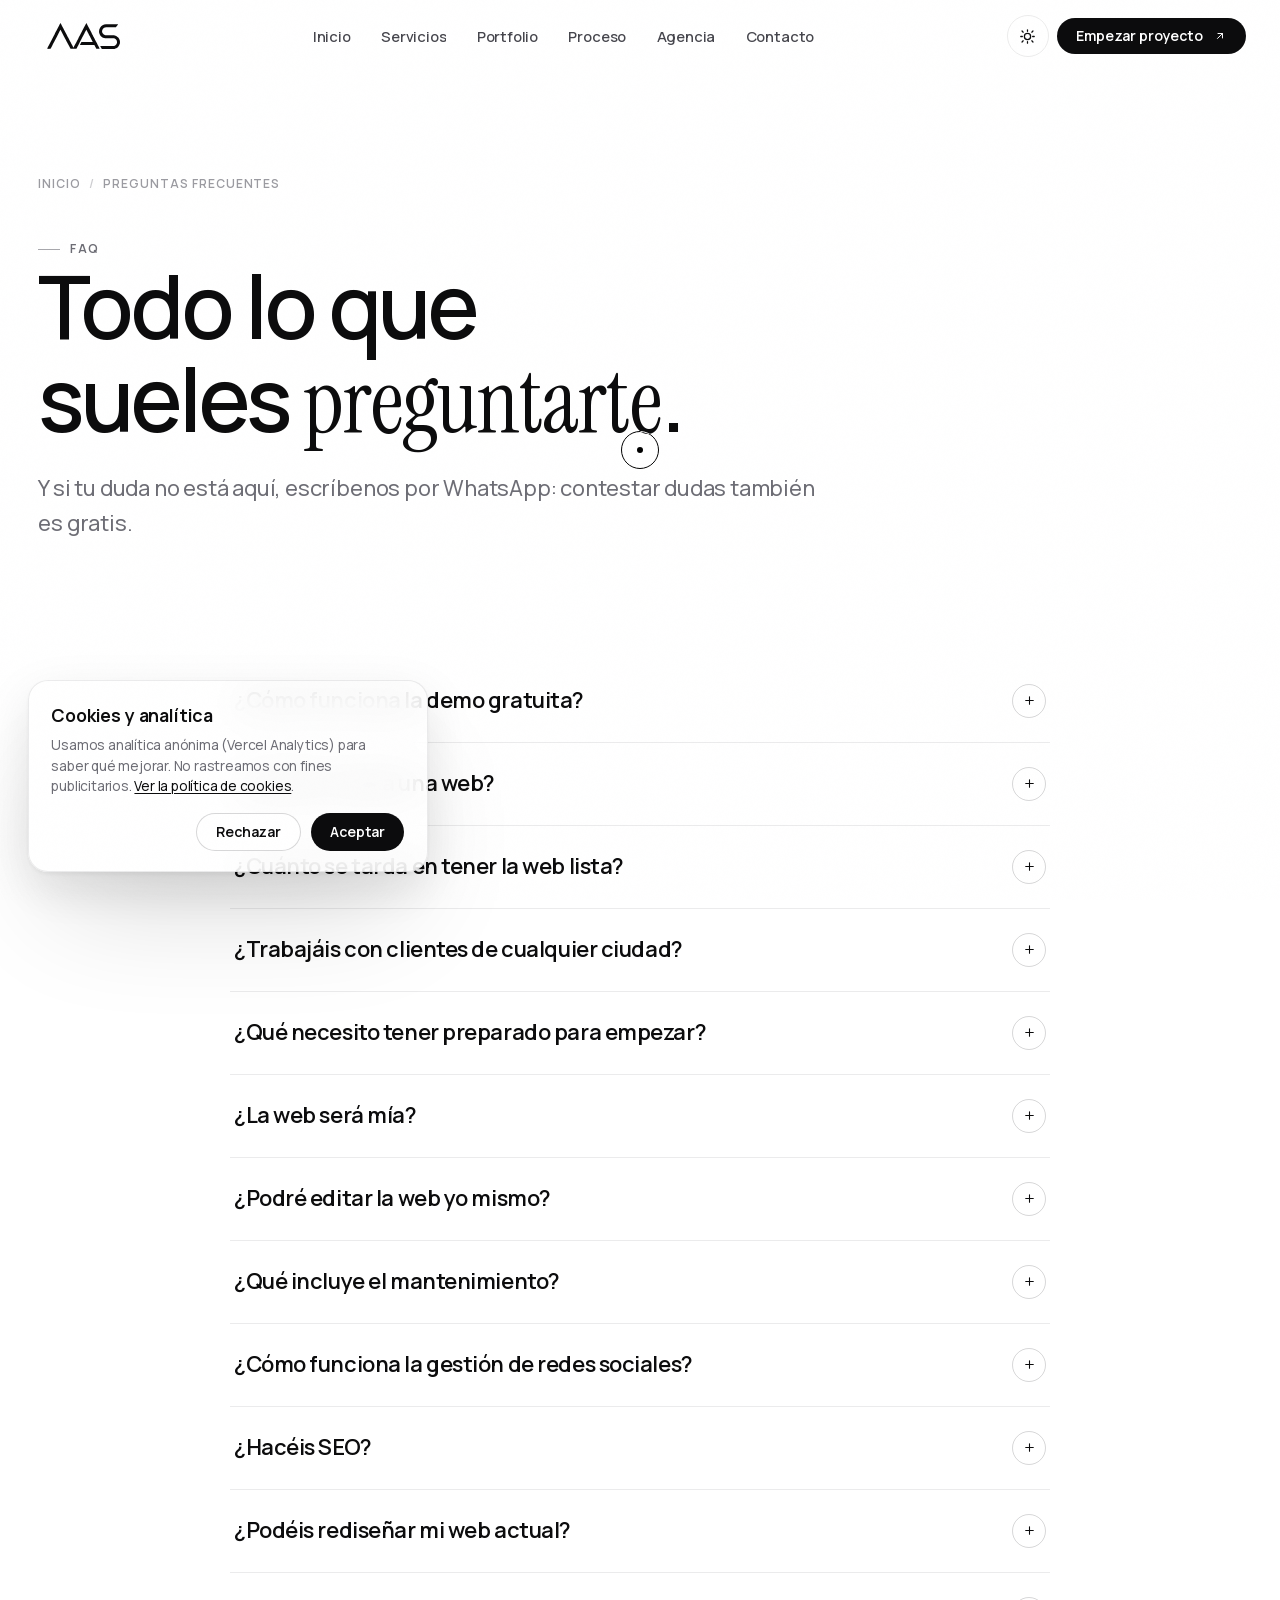
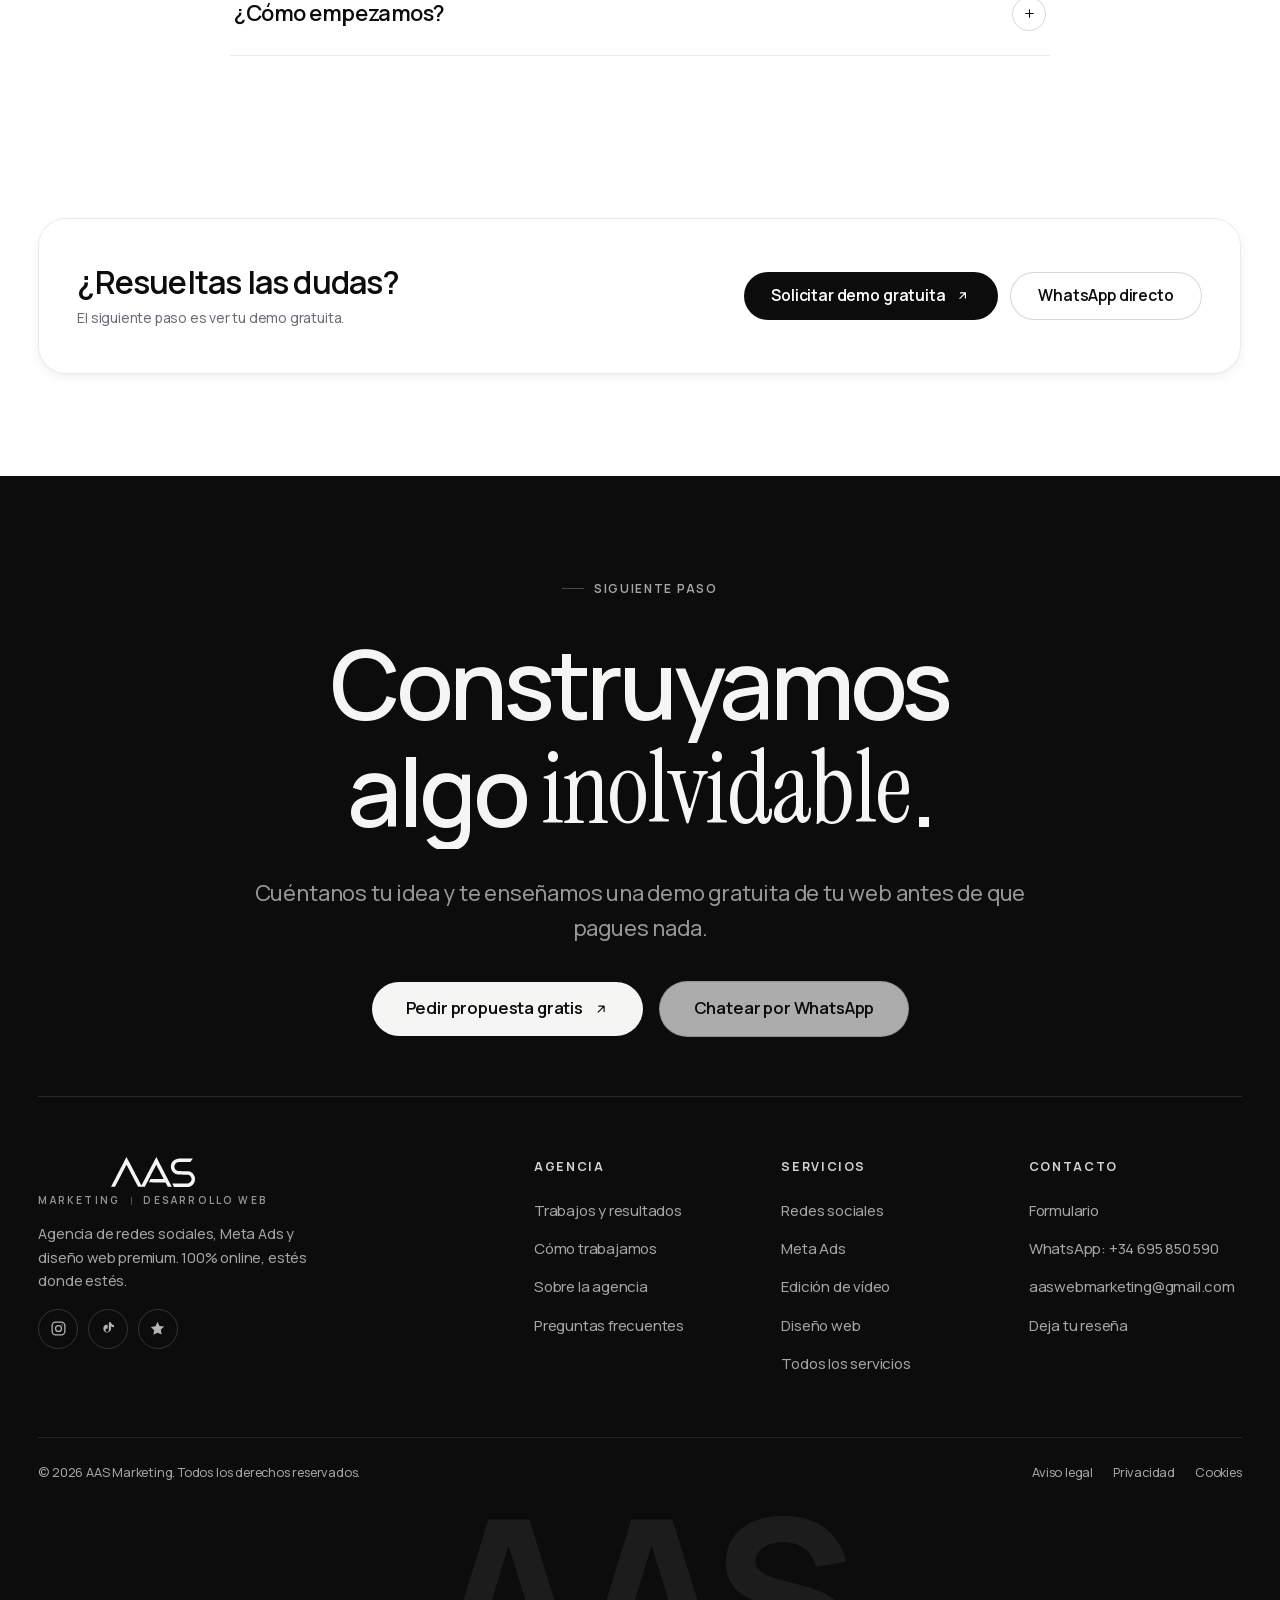
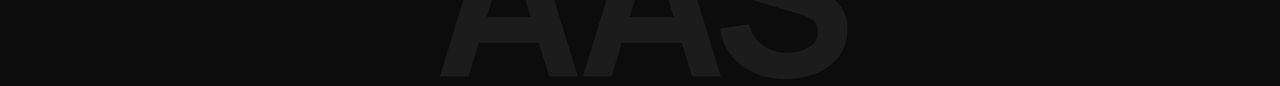
<file: faq/index.html>
<!doctype html>
<html lang="es" data-theme="light">
<head>
  <meta charset="utf-8">
  <meta name="viewport" content="width=device-width, initial-scale=1">
  <title>Preguntas frecuentes: redes, Meta Ads y webs | AAS Marketing</title>
  <meta name="description" content="Respuestas claras sobre nuestra forma de trabajar: demo gratuita, plazos, precios a medida, mantenimiento, SEO, redes sociales y propiedad de tu web.">
  <link rel="canonical" href="https://www.aasmarketing.com/faq/">
  <meta name="theme-color" content="#ffffff">
  <meta name="author" content="AAS Marketing">
  <meta name="robots" content="index, follow, max-image-preview:large">
  <meta property="og:type" content="website">
  <meta property="og:site_name" content="AAS Marketing">
  <meta property="og:locale" content="es_ES">
  <meta property="og:title" content="Preguntas frecuentes: redes, Meta Ads y webs | AAS Marketing">
  <meta property="og:description" content="Respuestas claras sobre nuestra forma de trabajar: demo gratuita, plazos, precios a medida, mantenimiento, SEO, redes sociales y propiedad de tu web.">
  <meta property="og:url" content="https://www.aasmarketing.com/faq/">
  <meta property="og:image" content="https://www.aasmarketing.com/assets/img/og.jpg">
  <meta property="og:image:width" content="1200">
  <meta property="og:image:height" content="630">
  <meta property="og:image:alt" content="AAS Marketing · Diseño web premium y crecimiento digital">
  <meta name="twitter:card" content="summary_large_image">
  <meta name="twitter:title" content="Preguntas frecuentes: redes, Meta Ads y webs | AAS Marketing">
  <meta name="twitter:description" content="Respuestas claras sobre nuestra forma de trabajar: demo gratuita, plazos, precios a medida, mantenimiento, SEO, redes sociales y propiedad de tu web.">
  <meta name="twitter:image" content="https://www.aasmarketing.com/assets/img/og.jpg">
  <link rel="icon" href="../assets/img/favicon.svg" type="image/svg+xml">
  <link rel="icon" href="../favicon.ico" sizes="any">
  <link rel="icon" type="image/png" sizes="16x16" href="../assets/img/favicon-16x16.png">
  <link rel="icon" type="image/png" sizes="32x32" href="../assets/img/favicon-32x32.png">
  <link rel="icon" type="image/png" sizes="192x192" href="../assets/img/android-chrome-192x192.png">
  <link rel="apple-touch-icon" href="../assets/img/apple-touch-icon.png">
  <link rel="manifest" href="../site.webmanifest">
  <link rel="preload" href="../assets/fonts/manrope-var-latin.woff2" as="font" type="font/woff2" crossorigin>
  <link rel="preload" href="../assets/fonts/instrument-serif-italic-latin.woff2" as="font" type="font/woff2" crossorigin>
  <script>
    (function () {
      var d = document.documentElement;
      d.classList.add('js');
      try {
        var t = localStorage.getItem('aas_theme');
        if (!t) t = matchMedia('(prefers-color-scheme: dark)').matches ? 'dark' : 'light';
        d.dataset.theme = t;
        var m = document.querySelector('meta[name="theme-color"]');
        if (m && t === 'dark') m.setAttribute('content', '#0a0a0b');
      } catch (e) {}
    })();
  </script>
  <link rel="stylesheet" href="../assets/css/main.css?v=4eb48fb9">
  <script type="module" src="../assets/js/main.js?v=68c8ccdc"></script>
  <script type="application/ld+json">{"@context":"https://schema.org","@graph":[{"@type":"BreadcrumbList","itemListElement":[{"@type":"ListItem","position":1,"name":"Inicio","item":"https://www.aasmarketing.com/"},{"@type":"ListItem","position":2,"name":"Preguntas frecuentes","item":"https://www.aasmarketing.com/faq/"}]},{"@type":"FAQPage","mainEntity":[{"@type":"Question","name":"¿Cómo funciona la demo gratuita?","acceptedAnswer":{"@type":"Answer","text":"Nos cuentas tu proyecto (formulario o WhatsApp), y en unos días te enseñamos una propuesta visual real de tu web, diseñada con tu marca. No es un boceto genérico: es tu página. Si te convence, seguimos adelante; si no, no pagas nada y no pasa nada."}},{"@type":"Question","name":"¿Cuánto cuesta una web?","acceptedAnswer":{"@type":"Answer","text":"Cada proyecto es distinto: no es lo mismo una landing que una tienda con 200 productos. Por eso no publicamos tarifas cerradas. Tras conocer tu caso te enviamos una propuesta a medida, clara y sin sorpresas, junto con la demo gratuita."}},{"@type":"Question","name":"¿Cuánto se tarda en tener la web lista?","acceptedAnswer":{"@type":"Answer","text":"Si tienes claro qué quieres y el contenido y la marca están listos, tu web puede estar publicada en un máximo de 72 horas. Para proyectos más grandes (tiendas extensas, webs multipágina) el plazo es algo mayor, pero siempre acordado contigo desde el primer día."}},{"@type":"Question","name":"¿Trabajáis con clientes de cualquier ciudad?","acceptedAnswer":{"@type":"Answer","text":"Sí. Trabajamos 100% online con clientes de toda España y también de fuera. Videollamadas, WhatsApp y correo: el proceso está diseñado para que la distancia no se note en absoluto."}},{"@type":"Question","name":"¿Qué necesito tener preparado para empezar?","acceptedAnswer":{"@type":"Answer","text":"Nada imprescindible: solo tu idea. Si ya tienes logotipo, textos o fotos, genial; si no, te ayudamos a crearlos o conseguirlos. También nos encargamos de dominio y hosting si no los tienes."}},{"@type":"Question","name":"¿La web será mía?","acceptedAnswer":{"@type":"Answer","text":"Completamente. Dominio, hosting y contenidos quedan a tu nombre. Si algún día quieres cambiar de proveedor, te llevas todo contigo sin ataduras."}},{"@type":"Question","name":"¿Podré editar la web yo mismo?","acceptedAnswer":{"@type":"Answer","text":"Sí. Te entregamos la web con una formación breve para que puedas cambiar textos, fotos o publicar novedades. Y si prefieres no tocar nada, nuestro servicio de mantenimiento se ocupa de todo."}},{"@type":"Question","name":"¿Qué incluye el mantenimiento?","acceptedAnswer":{"@type":"Answer","text":"Actualizaciones, copias de seguridad, seguridad, pequeños cambios de contenido y soporte prioritario. Tu web siempre rápida y al día, sin que tengas que pensar en ella."}},{"@type":"Question","name":"¿Cómo funciona la gestión de redes sociales?","acceptedAnswer":{"@type":"Answer","text":"Empezamos con una auditoría y una estrategia. Después nos encargamos del ciclo completo: contenido, edición, publicación, comunidad e informe mensual de resultados. Tú validas, nosotros ejecutamos."}},{"@type":"Question","name":"¿Hacéis SEO?","acceptedAnswer":{"@type":"Answer","text":"Sí, en dos niveles: todas nuestras webs salen optimizadas de serie (SEO técnico, velocidad, estructura), y ofrecemos SEO continuado para quien quiere pelear posiciones de forma activa mes a mes."}},{"@type":"Question","name":"¿Podéis rediseñar mi web actual?","acceptedAnswer":{"@type":"Answer","text":"Claro. Analizamos tu web actual, rescatamos lo que funciona y rediseñamos lo que te está frenando. El proceso es el mismo: demo gratuita del rediseño antes de decidir."}},{"@type":"Question","name":"¿Cómo empezamos?","acceptedAnswer":{"@type":"Answer","text":"Escríbenos por el formulario o directamente por WhatsApp. Te respondemos en menos de 24 horas con los siguientes pasos."}}]}]}</script>
</head>
<body>
  <a class="skip-link" href="#contenido">Saltar al contenido</a>
  <header class="nav">
    <div class="nav-inner">
      <a class="brand" href="../" aria-label="AAS Marketing, ir al inicio"><span class="brand-mark" role="img" aria-label="AAS Marketing"></span></a>
      <nav aria-label="Principal">
        <ul class="nav-links">
          <li><a class="nav-link" href="../">Inicio</a></li>
          <li><a class="nav-link" href="../servicios/">Servicios</a></li>
          <li><a class="nav-link" href="../portfolio/">Portfolio</a></li>
          <li><a class="nav-link" href="../proceso/">Proceso</a></li>
          <li><a class="nav-link" href="../agencia/">Agencia</a></li>
          <li><a class="nav-link" href="../contacto/">Contacto</a></li>
        </ul>
      </nav>
      <div class="nav-actions">
        <button class="theme-toggle" type="button" aria-label="Cambiar entre modo claro y oscuro"><svg class="sun" width="24" height="24" viewBox="0 0 24 24" fill="none" stroke="currentColor" stroke-width="1.8" stroke-linecap="round" aria-hidden="true"><circle cx="12" cy="12" r="4.4"/><path d="M12 2.5v2.2m0 14.6v2.2M4.3 4.3l1.6 1.6m12.2 12.2 1.6 1.6M2.5 12h2.2m14.6 0h2.2M4.3 19.7l1.6-1.6M18.1 5.9l1.6-1.6"/></svg><svg class="moon" width="24" height="24" viewBox="0 0 24 24" fill="none" stroke="currentColor" stroke-width="1.8" stroke-linecap="round" stroke-linejoin="round" aria-hidden="true"><path d="M20.6 14.2A8.8 8.8 0 0 1 9.8 3.4a8.8 8.8 0 1 0 10.8 10.8Z"/></svg></button>
        <a class="btn btn-s btn-nav-cta" href="../contacto/">Empezar proyecto <span class="arr"><svg width="24" height="24" viewBox="0 0 24 24" fill="none" stroke="currentColor" stroke-width="2" stroke-linecap="round" stroke-linejoin="round" aria-hidden="true"><path d="M7 17 17 7M8 7h9v9"/></svg></span></a>
        <button class="nav-burger" type="button" aria-expanded="false" aria-controls="menu-movil" aria-label="Abrir menú"><span></span></button>
      </div>
    </div>
  </header>
  <div class="mobile-menu" id="menu-movil">
    <nav aria-label="Menú móvil">
      <ul>
        <li><a class="mobile-link" href="../"><span class="idx">01</span><span class="txt">Inicio</span></a></li>
        <li><a class="mobile-link" href="../servicios/"><span class="idx">02</span><span class="txt">Servicios</span></a></li>
        <li><a class="mobile-link" href="../portfolio/"><span class="idx">03</span><span class="txt">Portfolio</span></a></li>
        <li><a class="mobile-link" href="../proceso/"><span class="idx">04</span><span class="txt">Proceso</span></a></li>
        <li><a class="mobile-link" href="../agencia/"><span class="idx">05</span><span class="txt">Agencia</span></a></li>
        <li><a class="mobile-link" href="../contacto/"><span class="idx">06</span><span class="txt">Contacto</span></a></li>
      </ul>
    </nav>
    <div class="mobile-foot">
      <a class="btn" href="../contacto/">Empezar mi proyecto</a>
      <a class="btn btn-ghost" href="https://wa.me/34695850590?text=Hola%20AAS%20Marketing%2C%20he%20visto%20vuestra%20web%20y%20me%20interesa%20un%20proyecto.%20%C2%BFHablamos%3F" target="_blank" rel="noopener">Escribir por WhatsApp</a>
    </div>
  </div>
  <main id="contenido">
    <section class="page-hero">
      <div class="container">
        
      <nav class="breadcrumbs" aria-label="Migas de pan">
        <a href="../">Inicio</a><span class="sep" aria-hidden="true">/</span>
        <span aria-current="page">Preguntas frecuentes</span>
      </nav>
        <p class="eyebrow">FAQ</p>
        <h1>Todo lo que sueles <em class="accent">preguntarte</em>.</h1>
        <p class="lead">Y si tu duda no está aquí, escríbenos por WhatsApp: contestar dudas también es gratis.</p>
      </div>
    </section>

    <section class="section-tight">
      <div class="container">
        <div class="faq" data-reveal>
          
          <div class="faq-item">
            <h2 style="font-size:inherit;font-weight:inherit;letter-spacing:inherit"><button class="faq-q" type="button" aria-expanded="false">¿Cómo funciona la demo gratuita?<span class="faq-ico"><svg width="24" height="24" viewBox="0 0 24 24" fill="none" stroke="currentColor" stroke-width="2" stroke-linecap="round" aria-hidden="true"><path d="M12 5v14M5 12h14"/></svg></span></button></h2>
            <div class="faq-a"><div><p>Nos cuentas tu proyecto (formulario o WhatsApp), y en unos días te enseñamos una propuesta visual real de tu web, diseñada con tu marca. No es un boceto genérico: es tu página. Si te convence, seguimos adelante; si no, no pagas nada y no pasa nada.</p></div></div>
          </div>
          <div class="faq-item">
            <h2 style="font-size:inherit;font-weight:inherit;letter-spacing:inherit"><button class="faq-q" type="button" aria-expanded="false">¿Cuánto cuesta una web?<span class="faq-ico"><svg width="24" height="24" viewBox="0 0 24 24" fill="none" stroke="currentColor" stroke-width="2" stroke-linecap="round" aria-hidden="true"><path d="M12 5v14M5 12h14"/></svg></span></button></h2>
            <div class="faq-a"><div><p>Cada proyecto es distinto: no es lo mismo una landing que una tienda con 200 productos. Por eso no publicamos tarifas cerradas. Tras conocer tu caso te enviamos una propuesta a medida, clara y sin sorpresas, junto con la demo gratuita.</p></div></div>
          </div>
          <div class="faq-item">
            <h2 style="font-size:inherit;font-weight:inherit;letter-spacing:inherit"><button class="faq-q" type="button" aria-expanded="false">¿Cuánto se tarda en tener la web lista?<span class="faq-ico"><svg width="24" height="24" viewBox="0 0 24 24" fill="none" stroke="currentColor" stroke-width="2" stroke-linecap="round" aria-hidden="true"><path d="M12 5v14M5 12h14"/></svg></span></button></h2>
            <div class="faq-a"><div><p>Si tienes claro qué quieres y el contenido y la marca están listos, tu web puede estar publicada en un máximo de <strong>72 horas</strong>. Para proyectos más grandes (tiendas extensas, webs multipágina) el plazo es algo mayor, pero siempre acordado contigo desde el primer día.</p></div></div>
          </div>
          <div class="faq-item">
            <h2 style="font-size:inherit;font-weight:inherit;letter-spacing:inherit"><button class="faq-q" type="button" aria-expanded="false">¿Trabajáis con clientes de cualquier ciudad?<span class="faq-ico"><svg width="24" height="24" viewBox="0 0 24 24" fill="none" stroke="currentColor" stroke-width="2" stroke-linecap="round" aria-hidden="true"><path d="M12 5v14M5 12h14"/></svg></span></button></h2>
            <div class="faq-a"><div><p>Sí. Trabajamos 100% online con clientes de toda España y también de fuera. Videollamadas, WhatsApp y correo: el proceso está diseñado para que la distancia no se note en absoluto.</p></div></div>
          </div>
          <div class="faq-item">
            <h2 style="font-size:inherit;font-weight:inherit;letter-spacing:inherit"><button class="faq-q" type="button" aria-expanded="false">¿Qué necesito tener preparado para empezar?<span class="faq-ico"><svg width="24" height="24" viewBox="0 0 24 24" fill="none" stroke="currentColor" stroke-width="2" stroke-linecap="round" aria-hidden="true"><path d="M12 5v14M5 12h14"/></svg></span></button></h2>
            <div class="faq-a"><div><p>Nada imprescindible: solo tu idea. Si ya tienes logotipo, textos o fotos, genial; si no, te ayudamos a crearlos o conseguirlos. También nos encargamos de dominio y hosting si no los tienes.</p></div></div>
          </div>
          <div class="faq-item">
            <h2 style="font-size:inherit;font-weight:inherit;letter-spacing:inherit"><button class="faq-q" type="button" aria-expanded="false">¿La web será mía?<span class="faq-ico"><svg width="24" height="24" viewBox="0 0 24 24" fill="none" stroke="currentColor" stroke-width="2" stroke-linecap="round" aria-hidden="true"><path d="M12 5v14M5 12h14"/></svg></span></button></h2>
            <div class="faq-a"><div><p>Completamente. Dominio, hosting y contenidos quedan a tu nombre. Si algún día quieres cambiar de proveedor, te llevas todo contigo sin ataduras.</p></div></div>
          </div>
          <div class="faq-item">
            <h2 style="font-size:inherit;font-weight:inherit;letter-spacing:inherit"><button class="faq-q" type="button" aria-expanded="false">¿Podré editar la web yo mismo?<span class="faq-ico"><svg width="24" height="24" viewBox="0 0 24 24" fill="none" stroke="currentColor" stroke-width="2" stroke-linecap="round" aria-hidden="true"><path d="M12 5v14M5 12h14"/></svg></span></button></h2>
            <div class="faq-a"><div><p>Sí. Te entregamos la web con una formación breve para que puedas cambiar textos, fotos o publicar novedades. Y si prefieres no tocar nada, nuestro servicio de mantenimiento se ocupa de todo.</p></div></div>
          </div>
          <div class="faq-item">
            <h2 style="font-size:inherit;font-weight:inherit;letter-spacing:inherit"><button class="faq-q" type="button" aria-expanded="false">¿Qué incluye el mantenimiento?<span class="faq-ico"><svg width="24" height="24" viewBox="0 0 24 24" fill="none" stroke="currentColor" stroke-width="2" stroke-linecap="round" aria-hidden="true"><path d="M12 5v14M5 12h14"/></svg></span></button></h2>
            <div class="faq-a"><div><p>Actualizaciones, copias de seguridad, seguridad, pequeños cambios de contenido y soporte prioritario. Tu web siempre rápida y al día, sin que tengas que pensar en ella.</p></div></div>
          </div>
          <div class="faq-item">
            <h2 style="font-size:inherit;font-weight:inherit;letter-spacing:inherit"><button class="faq-q" type="button" aria-expanded="false">¿Cómo funciona la gestión de redes sociales?<span class="faq-ico"><svg width="24" height="24" viewBox="0 0 24 24" fill="none" stroke="currentColor" stroke-width="2" stroke-linecap="round" aria-hidden="true"><path d="M12 5v14M5 12h14"/></svg></span></button></h2>
            <div class="faq-a"><div><p>Empezamos con una auditoría y una estrategia. Después nos encargamos del ciclo completo: contenido, edición, publicación, comunidad e informe mensual de resultados. Tú validas, nosotros ejecutamos.</p></div></div>
          </div>
          <div class="faq-item">
            <h2 style="font-size:inherit;font-weight:inherit;letter-spacing:inherit"><button class="faq-q" type="button" aria-expanded="false">¿Hacéis SEO?<span class="faq-ico"><svg width="24" height="24" viewBox="0 0 24 24" fill="none" stroke="currentColor" stroke-width="2" stroke-linecap="round" aria-hidden="true"><path d="M12 5v14M5 12h14"/></svg></span></button></h2>
            <div class="faq-a"><div><p>Sí, en dos niveles: todas nuestras webs salen optimizadas de serie (SEO técnico, velocidad, estructura), y ofrecemos SEO continuado para quien quiere pelear posiciones de forma activa mes a mes.</p></div></div>
          </div>
          <div class="faq-item">
            <h2 style="font-size:inherit;font-weight:inherit;letter-spacing:inherit"><button class="faq-q" type="button" aria-expanded="false">¿Podéis rediseñar mi web actual?<span class="faq-ico"><svg width="24" height="24" viewBox="0 0 24 24" fill="none" stroke="currentColor" stroke-width="2" stroke-linecap="round" aria-hidden="true"><path d="M12 5v14M5 12h14"/></svg></span></button></h2>
            <div class="faq-a"><div><p>Claro. Analizamos tu web actual, rescatamos lo que funciona y rediseñamos lo que te está frenando. El proceso es el mismo: demo gratuita del rediseño antes de decidir.</p></div></div>
          </div>
          <div class="faq-item">
            <h2 style="font-size:inherit;font-weight:inherit;letter-spacing:inherit"><button class="faq-q" type="button" aria-expanded="false">¿Cómo empezamos?<span class="faq-ico"><svg width="24" height="24" viewBox="0 0 24 24" fill="none" stroke="currentColor" stroke-width="2" stroke-linecap="round" aria-hidden="true"><path d="M12 5v14M5 12h14"/></svg></span></button></h2>
            <div class="faq-a"><div><p>Escríbenos por el <a href="../contacto/">formulario</a> o directamente por WhatsApp. Te respondemos en menos de 24 horas con los siguientes pasos.</p></div></div>
          </div>
        </div>
      </div>
    </section>

    <section class="section">
      <div class="container">
        
      <div class="mid-cta" data-reveal>
        <div>
          <h3>¿Resueltas las dudas?</h3>
          <p class="small">El siguiente paso es ver tu demo gratuita.</p>
        </div>
        <div class="cta-buttons">
          <a class="btn" href="../contacto/">Solicitar demo gratuita <span class="arr"><svg width="24" height="24" viewBox="0 0 24 24" fill="none" stroke="currentColor" stroke-width="2" stroke-linecap="round" stroke-linejoin="round" aria-hidden="true"><path d="M7 17 17 7M8 7h9v9"/></svg></span></a>
          <a class="btn btn-ghost" href="https://wa.me/34695850590?text=Hola%20AAS%20Marketing%2C%20he%20visto%20vuestra%20web%20y%20me%20interesa%20un%20proyecto.%20%C2%BFHablamos%3F" target="_blank" rel="noopener">WhatsApp directo</a>
        </div>
      </div>
      </div>
    </section>
  </main>
  <footer class="footer">
    <div class="container footer-cta">
      <p class="eyebrow" style="color:inherit">Siguiente paso</p>
      <h2 data-split>Construyamos algo <em class="accent">inolvidable</em>.</h2>
      <p class="lead">Cuéntanos tu idea y te enseñamos una demo gratuita de tu web antes de que pagues nada.</p>
      <div class="hero-cta" data-reveal-group>
        <a class="btn btn-inverse btn-l" href="../contacto/">Pedir propuesta gratis <span class="arr"><svg width="24" height="24" viewBox="0 0 24 24" fill="none" stroke="currentColor" stroke-width="2" stroke-linecap="round" stroke-linejoin="round" aria-hidden="true"><path d="M7 17 17 7M8 7h9v9"/></svg></span></a>
        <a class="btn btn-ghost btn-l" href="https://wa.me/34695850590?text=Hola%20AAS%20Marketing%2C%20he%20visto%20vuestra%20web%20y%20me%20interesa%20un%20proyecto.%20%C2%BFHablamos%3F" target="_blank" rel="noopener">Chatear por WhatsApp</a>
      </div>
    </div>
    <div class="footer-main">
      <div class="footer-brand">
        <a class="brand" href="../" aria-label="AAS Marketing, ir al inicio"><span class="brand-lockup">
        <span class="brand-mark" role="img" aria-label="AAS Marketing"></span>
        <span class="brand-tagline" aria-hidden="true">Marketing<span class="sep"></span>Desarrollo Web</span>
      </span></a>
        <p>Agencia de redes sociales, Meta Ads y diseño web premium. 100% online, estés donde estés.</p>
        <div class="footer-social">
          <a href="https://www.instagram.com/aas_webmarketing/" target="_blank" rel="noopener" aria-label="Instagram"><svg width="24" height="24" viewBox="0 0 24 24" fill="none" stroke="currentColor" stroke-width="1.8" stroke-linecap="round" aria-hidden="true"><rect x="3" y="3" width="18" height="18" rx="5"/><circle cx="12" cy="12" r="4.2"/><circle cx="17.2" cy="6.8" r="0.9" fill="currentColor" stroke="none"/></svg></a>
          <a href="https://www.tiktok.com/@aas_webmarketing?lang=es-419" target="_blank" rel="noopener" aria-label="TikTok"><svg width="24" height="24" viewBox="0 0 24 24" fill="currentColor" aria-hidden="true"><path d="M16.6 5.82A4.28 4.28 0 0 1 15.54 3h-3.02v11.67a2.4 2.4 0 0 1-2.4 2.33 2.4 2.4 0 0 1-2.4-2.4 2.4 2.4 0 0 1 3.14-2.29V6.86a5.6 5.6 0 0 0-.74-.05 5.4 5.4 0 0 0-5.42 5.4 5.4 5.4 0 0 0 9.28 3.78c1-1 1.56-2.35 1.56-3.76V8.9a7.29 7.29 0 0 0 4.26 1.36V7.24a4.28 4.28 0 0 1-3.2-1.42Z"/></svg></a>
          <a href="https://share.google/XqEnxlBCnqPrfpFHi" target="_blank" rel="noopener" aria-label="Reseñas en Google"><svg width="24" height="24" viewBox="0 0 24 24" fill="currentColor" aria-hidden="true"><path d="M12 2.5l2.9 5.88 6.49.95-4.7 4.58 1.11 6.46L12 17.85l-5.8 3.05 1.1-6.46-4.69-4.58 6.49-.95L12 2.5Z"/></svg></a>
        </div>
      </div>
      <nav aria-label="Páginas">
        <p class="footer-h">Agencia</p>
        <ul>
          <li><a href="../portfolio/">Trabajos y resultados</a></li>
          <li><a href="../proceso/">Cómo trabajamos</a></li>
          <li><a href="../agencia/">Sobre la agencia</a></li>
          <li><a href="../faq/">Preguntas frecuentes</a></li>
        </ul>
      </nav>
      <nav aria-label="Servicios">
        <p class="footer-h">Servicios</p>
        <ul>
          <li><a href="../servicios/redes-sociales/">Redes sociales</a></li>
          <li><a href="../servicios/redes-sociales/#meta-ads">Meta Ads</a></li>
          <li><a href="../servicios/redes-sociales/#edicion-video">Edición de vídeo</a></li>
          <li><a href="../servicios/diseno-web/">Diseño web</a></li>
          <li><a href="../servicios/">Todos los servicios</a></li>
        </ul>
      </nav>
      <nav aria-label="Contacto">
        <p class="footer-h">Contacto</p>
        <ul>
          <li><a href="../contacto/">Formulario</a></li>
          <li><a href="https://wa.me/34695850590?text=Hola%20AAS%20Marketing%2C%20he%20visto%20vuestra%20web%20y%20me%20interesa%20un%20proyecto.%20%C2%BFHablamos%3F" target="_blank" rel="noopener">WhatsApp: +34 695 850 590</a></li>
          <li><a href="mailto:aaswebmarketing@gmail.com">aaswebmarketing@gmail.com</a></li>
          <li><a href="https://share.google/XqEnxlBCnqPrfpFHi" target="_blank" rel="noopener">Deja tu reseña</a></li>
        </ul>
      </nav>
    </div>
    <div class="footer-bottom">
      <p>© <span data-year>2026</span> AAS Marketing. Todos los derechos reservados.</p>
      <div class="legal-links">
        <a href="../aviso-legal/">Aviso legal</a>
        <a href="../privacidad/">Privacidad</a>
        <a href="../cookies/">Cookies</a>
      </div>
    </div>
    <span class="footer-word" aria-hidden="true">AAS</span>
  </footer>
  
  <a class="wa-float" href="https://wa.me/34695850590?text=Hola%20AAS%20Marketing%2C%20he%20visto%20vuestra%20web%20y%20me%20interesa%20un%20proyecto.%20%C2%BFHablamos%3F" target="_blank" rel="noopener" aria-label="Escribir por WhatsApp a AAS Marketing">
    <svg width="24" height="24" viewBox="0 0 24 24" fill="currentColor" aria-hidden="true"><path d="M12.04 2a9.9 9.9 0 0 0-8.44 15.12L2.1 21.9l4.9-1.46A9.9 9.9 0 1 0 12.04 2Zm0 18.02a8.1 8.1 0 0 1-4.13-1.13l-.3-.18-2.9.86.87-2.83-.2-.3a8.12 8.12 0 1 1 6.66 3.58Zm4.45-6.08c-.24-.12-1.44-.71-1.66-.79-.22-.08-.39-.12-.55.12-.16.24-.63.79-.77.95-.14.16-.28.18-.52.06a6.63 6.63 0 0 1-3.31-2.9c-.25-.43.25-.4.71-1.33.08-.16.04-.3-.02-.42-.06-.12-.55-1.32-.75-1.81-.2-.48-.4-.41-.55-.42h-.47c-.16 0-.42.06-.64.3-.22.24-.84.82-.84 2s.86 2.32.98 2.48c.12.16 1.7 2.6 4.11 3.64.57.25 1.02.4 1.37.51.58.18 1.1.16 1.51.1.46-.07 1.44-.59 1.64-1.16.2-.57.2-1.05.14-1.16-.06-.1-.22-.16-.46-.28Z"/></svg>
    <span class="wa-tip">¿Hablamos? Respondemos en el día</span>
  </a>
  
  <div class="cookie-banner" id="cookie-banner" role="dialog" aria-labelledby="ck-title" aria-describedby="ck-desc" hidden>
    <div class="ck-body">
      <strong id="ck-title">Cookies y analítica</strong>
      <p id="ck-desc">Usamos analítica anónima (Vercel Analytics) para saber qué mejorar. No rastreamos con fines publicitarios. <a href="../cookies/">Ver la política de cookies</a>.</p>
    </div>
    <div class="ck-actions">
      <button class="btn btn-ghost btn-s" type="button" data-ck="reject">Rechazar</button>
      <button class="btn btn-s" type="button" data-ck="accept">Aceptar</button>
    </div>
  </div>
</body>
</html>
</file>
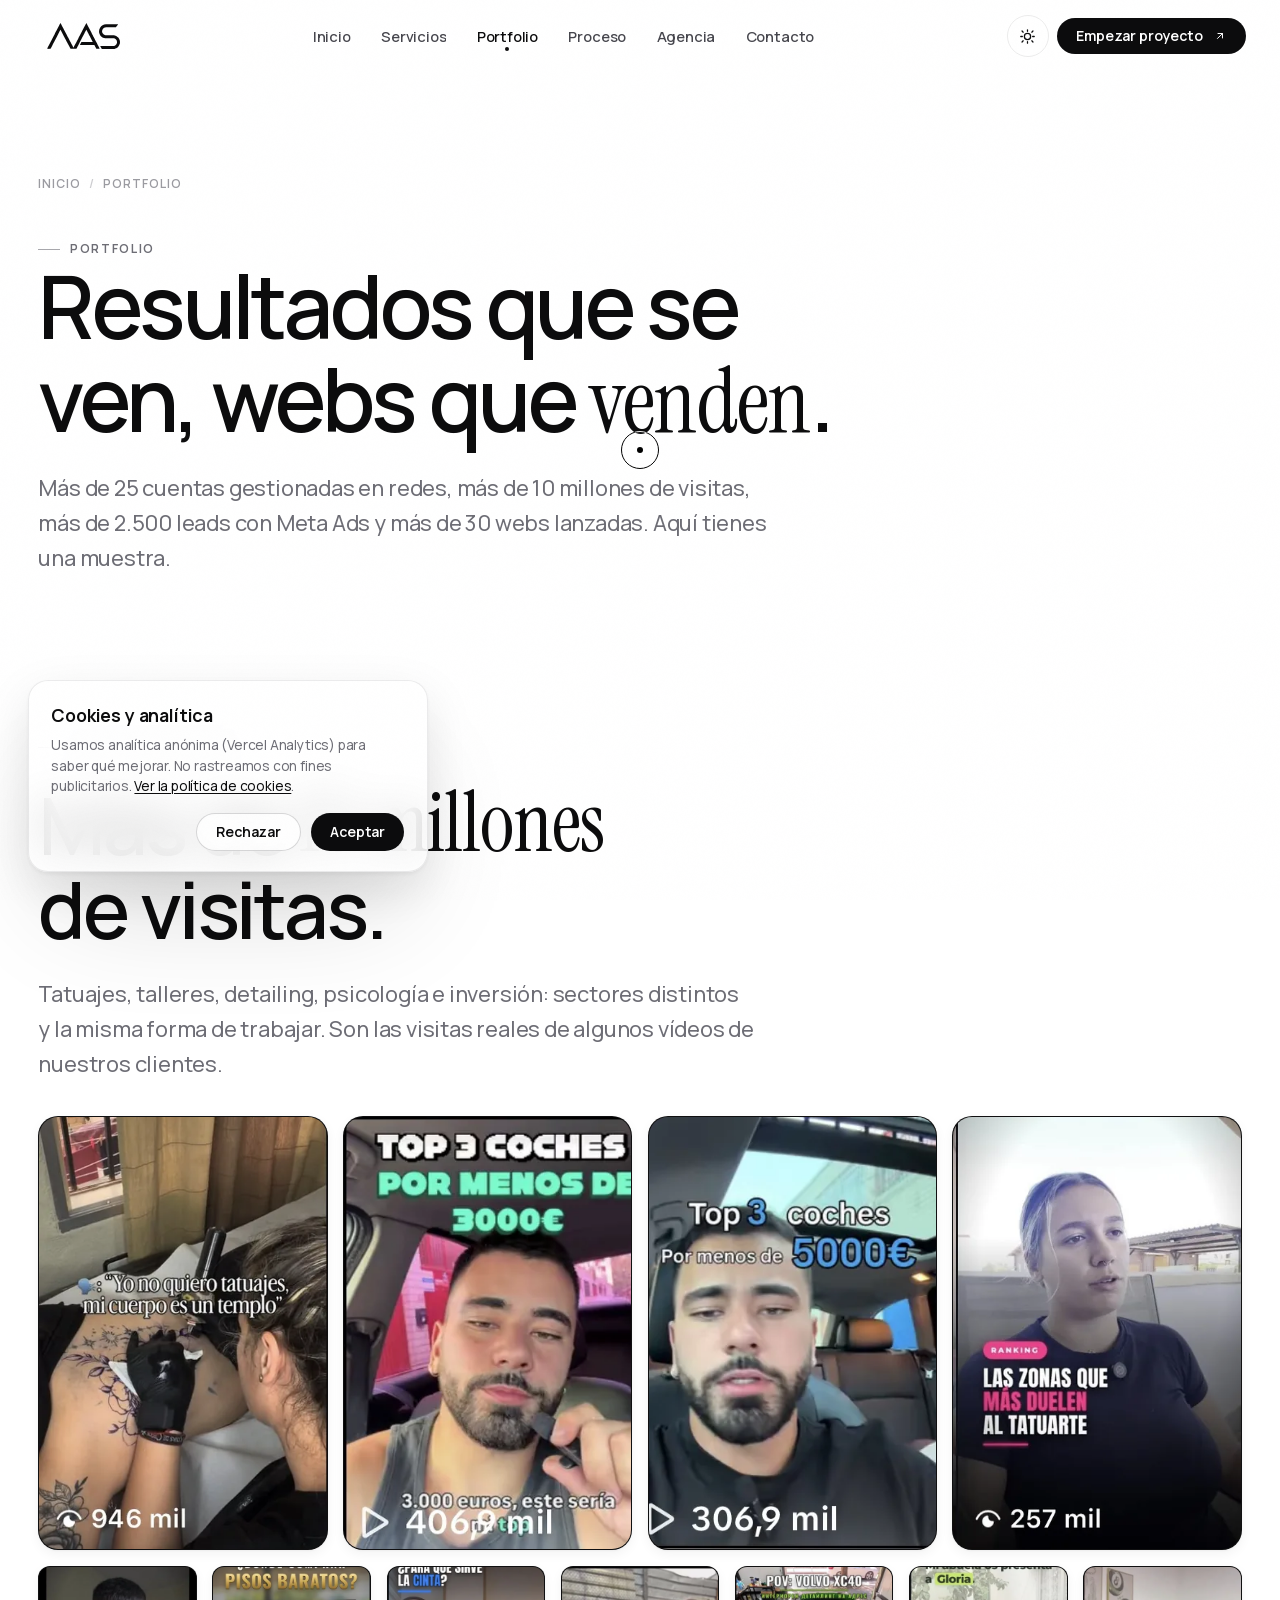
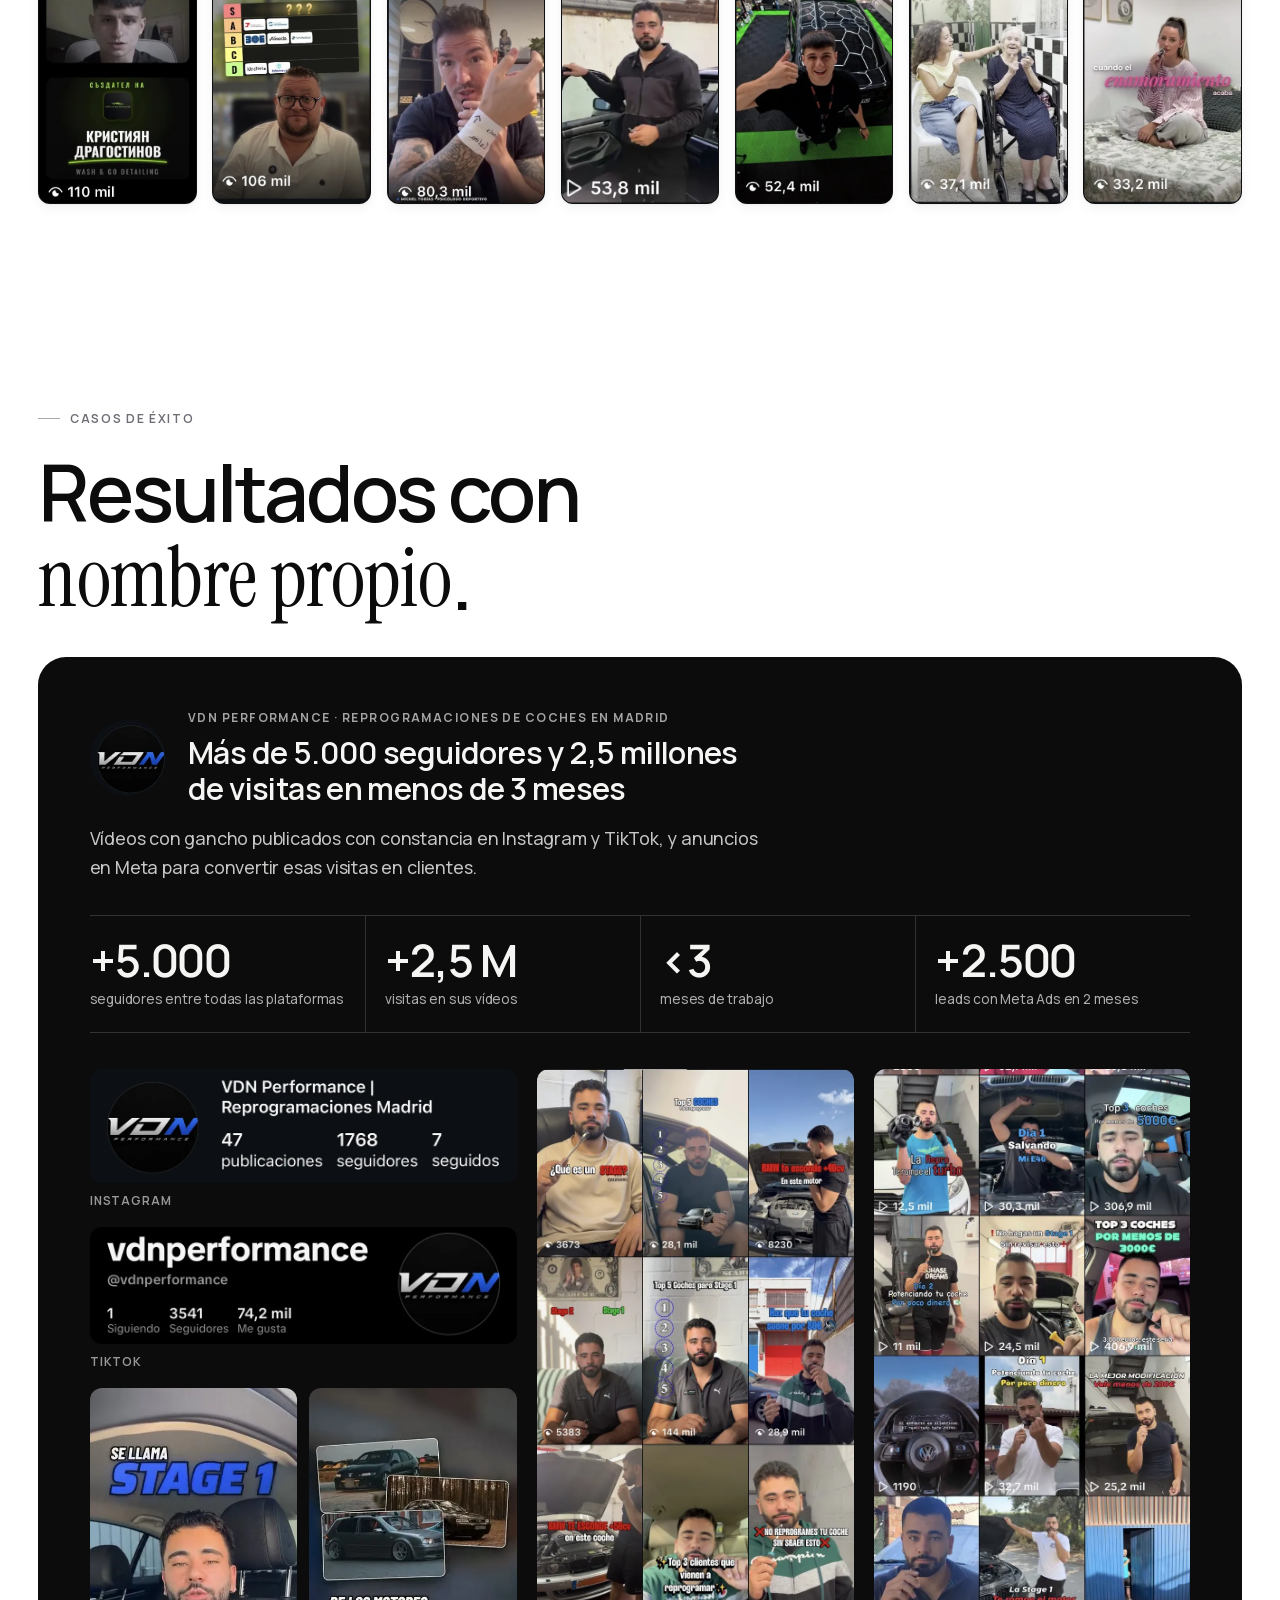
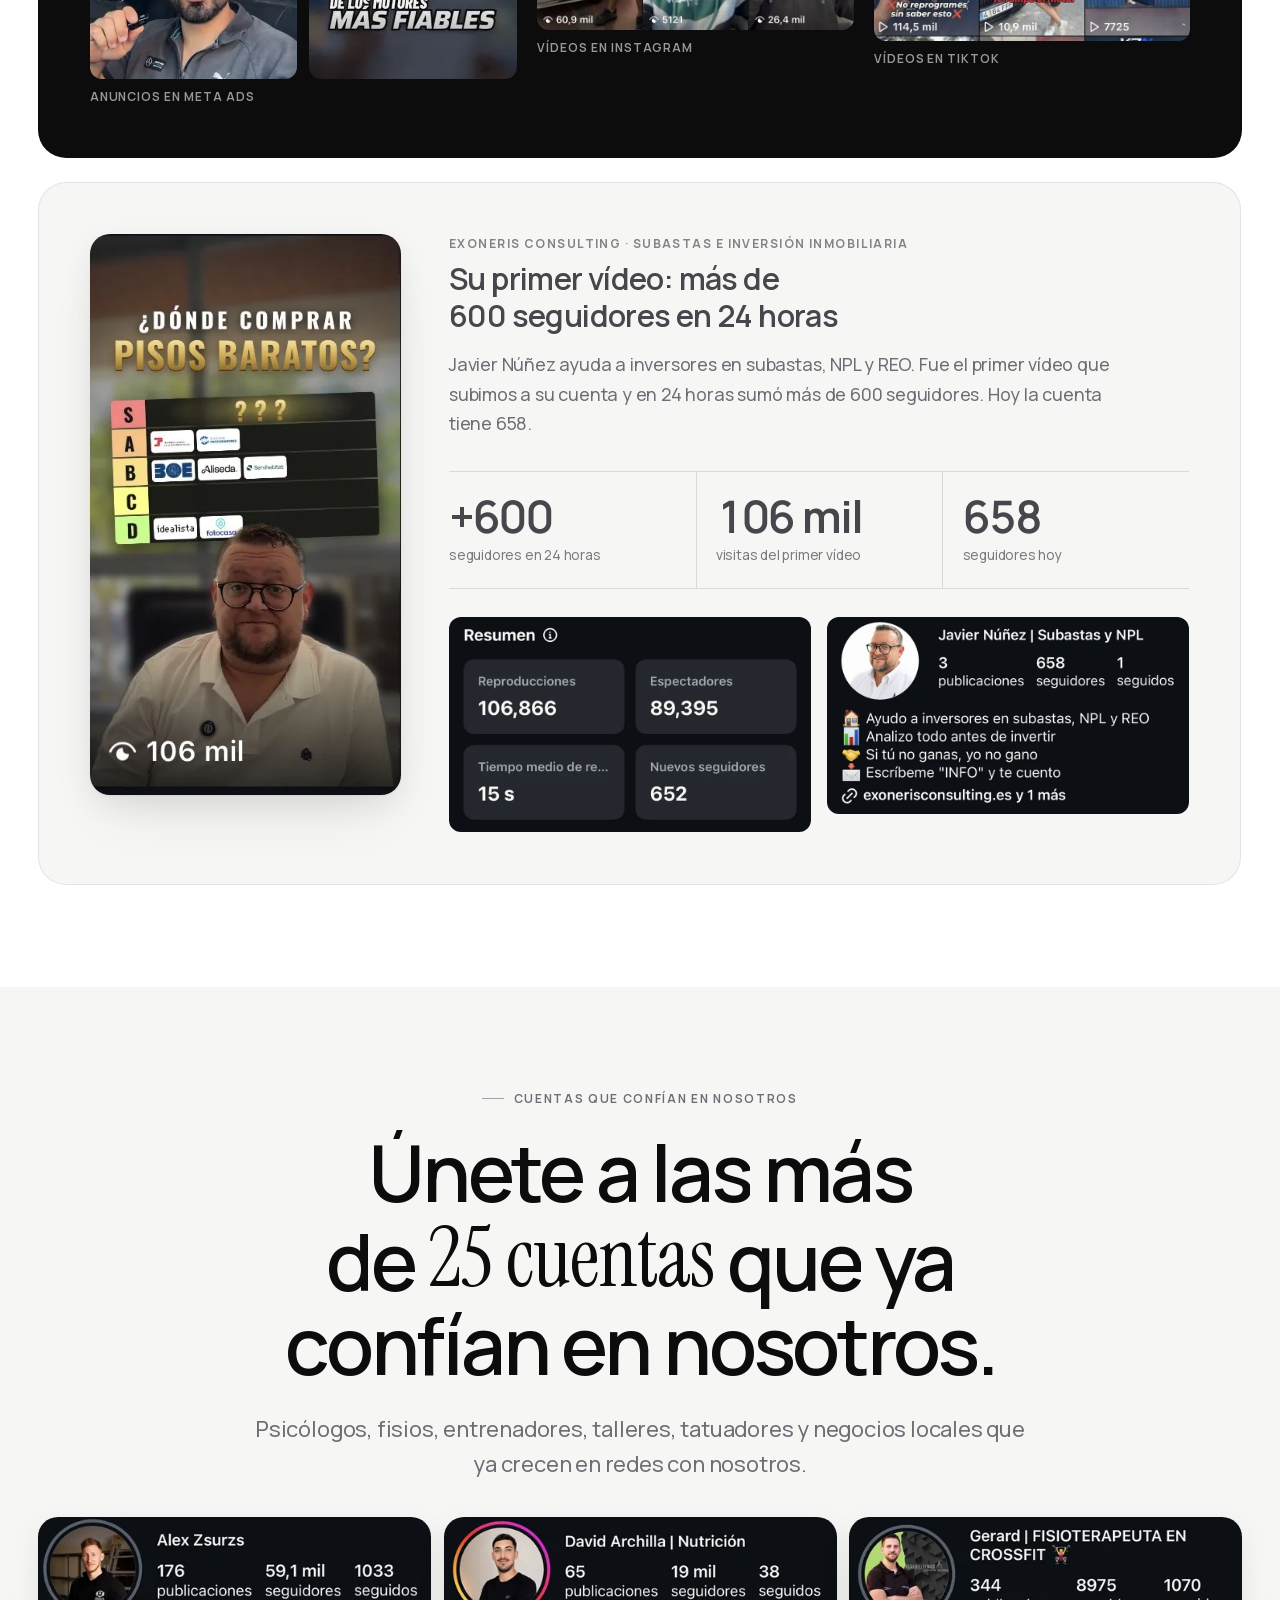
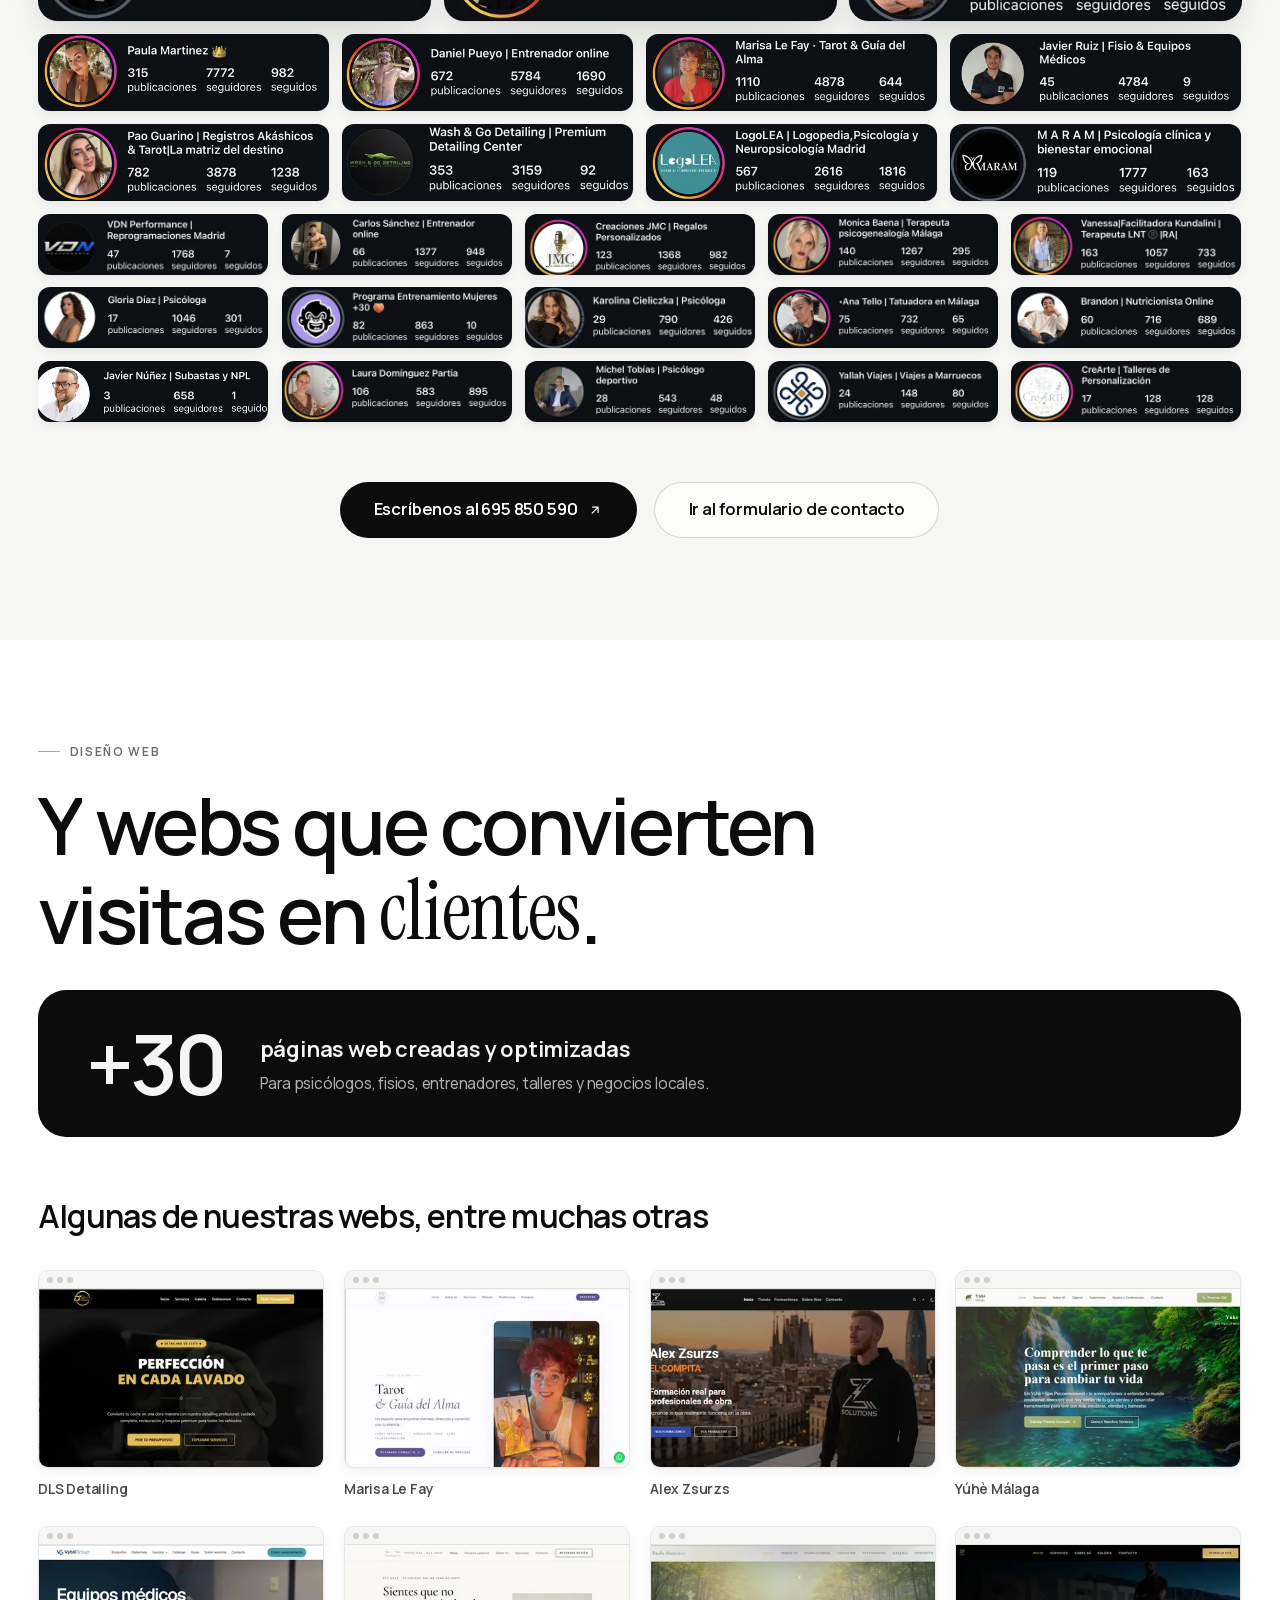
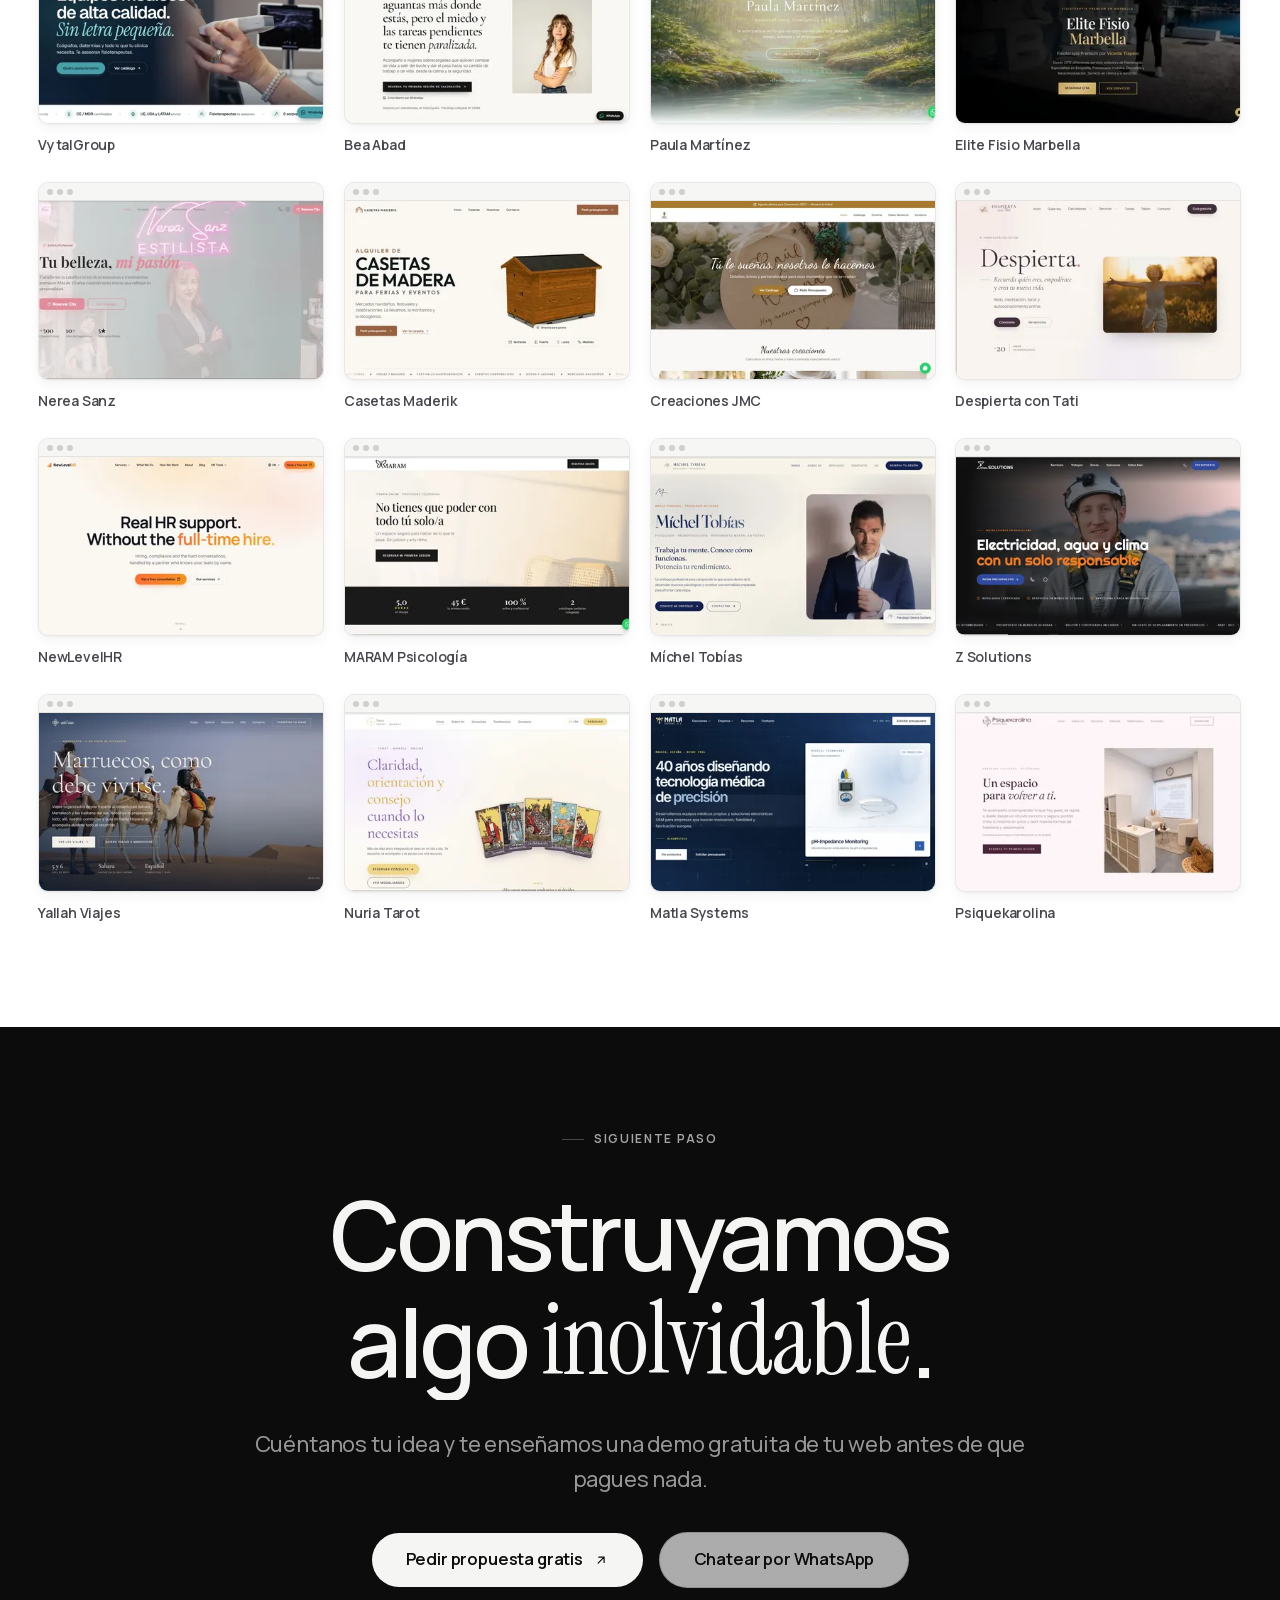
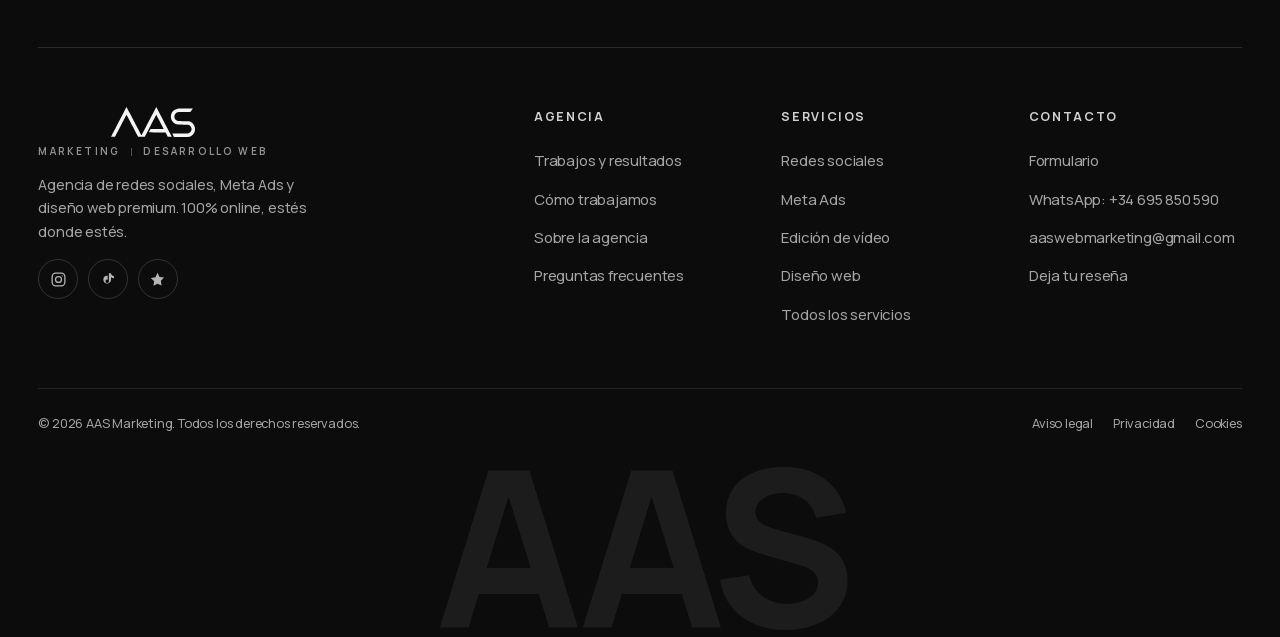
<file: portfolio/index.html>
<!doctype html>
<html lang="es" data-theme="light">
<head>
  <meta charset="utf-8">
  <meta name="viewport" content="width=device-width, initial-scale=1">
  <title>Portfolio · Resultados en redes, Meta Ads y webs</title>
  <meta name="description" content="Resultados reales: +10 millones de visitas en redes, +2.500 leads con Meta Ads para VDN Performance, +25 cuentas que confían y +30 webs.">
  <link rel="canonical" href="https://www.aasmarketing.com/portfolio/">
  <meta name="theme-color" content="#ffffff">
  <meta name="author" content="AAS Marketing">
  <meta name="robots" content="index, follow, max-image-preview:large">
  <meta property="og:type" content="website">
  <meta property="og:site_name" content="AAS Marketing">
  <meta property="og:locale" content="es_ES">
  <meta property="og:title" content="Portfolio · Resultados en redes, Meta Ads y webs">
  <meta property="og:description" content="Resultados reales: +10 millones de visitas en redes, +2.500 leads con Meta Ads para VDN Performance, +25 cuentas que confían y +30 webs.">
  <meta property="og:url" content="https://www.aasmarketing.com/portfolio/">
  <meta property="og:image" content="https://www.aasmarketing.com/assets/img/og.jpg">
  <meta property="og:image:width" content="1200">
  <meta property="og:image:height" content="630">
  <meta property="og:image:alt" content="AAS Marketing · Diseño web premium y crecimiento digital">
  <meta name="twitter:card" content="summary_large_image">
  <meta name="twitter:title" content="Portfolio · Resultados en redes, Meta Ads y webs">
  <meta name="twitter:description" content="Resultados reales: +10 millones de visitas en redes, +2.500 leads con Meta Ads para VDN Performance, +25 cuentas que confían y +30 webs.">
  <meta name="twitter:image" content="https://www.aasmarketing.com/assets/img/og.jpg">
  <link rel="icon" href="../assets/img/favicon.svg" type="image/svg+xml">
  <link rel="icon" href="../favicon.ico" sizes="any">
  <link rel="icon" type="image/png" sizes="16x16" href="../assets/img/favicon-16x16.png">
  <link rel="icon" type="image/png" sizes="32x32" href="../assets/img/favicon-32x32.png">
  <link rel="icon" type="image/png" sizes="192x192" href="../assets/img/android-chrome-192x192.png">
  <link rel="apple-touch-icon" href="../assets/img/apple-touch-icon.png">
  <link rel="manifest" href="../site.webmanifest">
  <link rel="preload" href="../assets/fonts/manrope-var-latin.woff2" as="font" type="font/woff2" crossorigin>
  <link rel="preload" href="../assets/fonts/instrument-serif-italic-latin.woff2" as="font" type="font/woff2" crossorigin>
  <script>
    (function () {
      var d = document.documentElement;
      d.classList.add('js');
      try {
        var t = localStorage.getItem('aas_theme');
        if (!t) t = matchMedia('(prefers-color-scheme: dark)').matches ? 'dark' : 'light';
        d.dataset.theme = t;
        var m = document.querySelector('meta[name="theme-color"]');
        if (m && t === 'dark') m.setAttribute('content', '#0a0a0b');
      } catch (e) {}
    })();
  </script>
  <link rel="stylesheet" href="../assets/css/main.css?v=4eb48fb9">
  <script type="module" src="../assets/js/main.js?v=68c8ccdc"></script>
  <script type="application/ld+json">{"@context":"https://schema.org","@graph":[{"@type":"BreadcrumbList","itemListElement":[{"@type":"ListItem","position":1,"name":"Inicio","item":"https://www.aasmarketing.com/"},{"@type":"ListItem","position":2,"name":"Portfolio","item":"https://www.aasmarketing.com/portfolio/"}]},{"@type":"CollectionPage","name":"Portfolio de AAS Marketing","url":"https://www.aasmarketing.com/portfolio/","about":"Proyectos de diseño web premium","hasPart":[{"@type":"WebSite","name":"Alex Zsurzs · Z Solutions","url":"https://alexzsurzs.com/"},{"@type":"WebSite","name":"Elite Physio Marbella","url":"https://elitephysiomarbella.com/"},{"@type":"WebSite","name":"DLS Detailing","url":"https://dls-detailing.com/"},{"@type":"WebSite","name":"Nerea Sanz Estilista","url":"https://www.nereasanzestilista.com/"},{"@type":"WebSite","name":"Maram Psicología","url":"https://www.marampsicologia.com/"},{"@type":"WebSite","name":"Rocío Baquero","url":"https://www.psicologarociobaquero.com/"},{"@type":"WebSite","name":"Vanessa Kundalini","url":"https://www.vanessakundalini.com/"},{"@type":"WebSite","name":"YourPsico","url":"https://www.yourpsico.com/"},{"@type":"WebSite","name":"Somos Medicina Divina","url":"https://www.somosmedicinadivina.com/"},{"@type":"WebSite","name":"Sandra Casas Holística","url":"https://www.sandracasasholistica.com/"},{"@type":"WebSite","name":"Laura Spiritual Guide","url":"https://lauraspiritualguide.com/"},{"@type":"WebSite","name":"Marisa Le Fay","url":"https://www.marisalefay.com/"},{"@type":"WebSite","name":"Nuria Tarot","url":"https://www.tarotnuria.com/"}]}]}</script>
</head>
<body>
  <a class="skip-link" href="#contenido">Saltar al contenido</a>
  <header class="nav">
    <div class="nav-inner">
      <a class="brand" href="../" aria-label="AAS Marketing, ir al inicio"><span class="brand-mark" role="img" aria-label="AAS Marketing"></span></a>
      <nav aria-label="Principal">
        <ul class="nav-links">
          <li><a class="nav-link" href="../">Inicio</a></li>
          <li><a class="nav-link" href="../servicios/">Servicios</a></li>
          <li><a class="nav-link" href="../portfolio/" aria-current="page">Portfolio</a></li>
          <li><a class="nav-link" href="../proceso/">Proceso</a></li>
          <li><a class="nav-link" href="../agencia/">Agencia</a></li>
          <li><a class="nav-link" href="../contacto/">Contacto</a></li>
        </ul>
      </nav>
      <div class="nav-actions">
        <button class="theme-toggle" type="button" aria-label="Cambiar entre modo claro y oscuro"><svg class="sun" width="24" height="24" viewBox="0 0 24 24" fill="none" stroke="currentColor" stroke-width="1.8" stroke-linecap="round" aria-hidden="true"><circle cx="12" cy="12" r="4.4"/><path d="M12 2.5v2.2m0 14.6v2.2M4.3 4.3l1.6 1.6m12.2 12.2 1.6 1.6M2.5 12h2.2m14.6 0h2.2M4.3 19.7l1.6-1.6M18.1 5.9l1.6-1.6"/></svg><svg class="moon" width="24" height="24" viewBox="0 0 24 24" fill="none" stroke="currentColor" stroke-width="1.8" stroke-linecap="round" stroke-linejoin="round" aria-hidden="true"><path d="M20.6 14.2A8.8 8.8 0 0 1 9.8 3.4a8.8 8.8 0 1 0 10.8 10.8Z"/></svg></button>
        <a class="btn btn-s btn-nav-cta" href="../contacto/">Empezar proyecto <span class="arr"><svg width="24" height="24" viewBox="0 0 24 24" fill="none" stroke="currentColor" stroke-width="2" stroke-linecap="round" stroke-linejoin="round" aria-hidden="true"><path d="M7 17 17 7M8 7h9v9"/></svg></span></a>
        <button class="nav-burger" type="button" aria-expanded="false" aria-controls="menu-movil" aria-label="Abrir menú"><span></span></button>
      </div>
    </div>
  </header>
  <div class="mobile-menu" id="menu-movil">
    <nav aria-label="Menú móvil">
      <ul>
        <li><a class="mobile-link" href="../"><span class="idx">01</span><span class="txt">Inicio</span></a></li>
        <li><a class="mobile-link" href="../servicios/"><span class="idx">02</span><span class="txt">Servicios</span></a></li>
        <li><a class="mobile-link" href="../portfolio/"><span class="idx">03</span><span class="txt">Portfolio</span></a></li>
        <li><a class="mobile-link" href="../proceso/"><span class="idx">04</span><span class="txt">Proceso</span></a></li>
        <li><a class="mobile-link" href="../agencia/"><span class="idx">05</span><span class="txt">Agencia</span></a></li>
        <li><a class="mobile-link" href="../contacto/"><span class="idx">06</span><span class="txt">Contacto</span></a></li>
      </ul>
    </nav>
    <div class="mobile-foot">
      <a class="btn" href="../contacto/">Empezar mi proyecto</a>
      <a class="btn btn-ghost" href="https://wa.me/34695850590?text=Hola%20AAS%20Marketing%2C%20he%20visto%20vuestra%20web%20y%20me%20interesa%20un%20proyecto.%20%C2%BFHablamos%3F" target="_blank" rel="noopener">Escribir por WhatsApp</a>
    </div>
  </div>
  <main id="contenido">
    <section class="page-hero">
      <div class="container">
        
      <nav class="breadcrumbs" aria-label="Migas de pan">
        <a href="../">Inicio</a><span class="sep" aria-hidden="true">/</span>
        <span aria-current="page">Portfolio</span>
      </nav>
        <p class="eyebrow">Portfolio</p>
        <h1>Resultados que se ven, webs que <em class="accent">venden</em>.</h1>
        <p class="lead">Más de 25 cuentas gestionadas en redes, más de 10 millones de visitas, más de 2.500 leads con Meta Ads y más de 30 webs lanzadas. Aquí tienes una muestra.</p>
      </div>
    </section>


    <!-- RESULTADOS EN REDES -->
    <section class="section" id="resultados">
      <div class="container">
        <div class="section-head">
          <p class="eyebrow" data-reveal>Resultados en redes</p>
          <h2 data-split>Más de <em class="accent">10 millones</em> de visitas.</h2>
          <p class="lead" data-reveal>Tatuajes, talleres, detailing, psicología e inversión: sectores distintos y la misma forma de trabajar. Son las visitas reales de algunos vídeos de nuestros clientes.</p>
        </div>
        <div class="vm-big" data-reveal-group>
            <figure class="vm-item"><img src="../assets/img/results/tatuajes-946mil.webp" alt="Reel de un estudio de tatuajes con 946 mil visualizaciones" width="800" height="1412" loading="lazy" decoding="async" srcset="../assets/img/results/tatuajes-946mil-400.webp 400w, ../assets/img/results/tatuajes-946mil.webp 800w" sizes="(max-width: 640px) 46vw, (max-width: 1024px) 23vw, 300px"></figure>
            <figure class="vm-item"><img src="../assets/img/results/vdn-performance-406mil.webp" alt="Reel de VDN Performance sobre los mejores coches por menos de 3.000 euros, con más de 406 mil visualizaciones" width="800" height="1060" loading="lazy" decoding="async" srcset="../assets/img/results/vdn-performance-406mil-400.webp 400w, ../assets/img/results/vdn-performance-406mil.webp 800w" sizes="(max-width: 640px) 46vw, (max-width: 1024px) 23vw, 300px"></figure>
            <figure class="vm-item"><img src="../assets/img/results/vdn-performance-307mil.webp" alt="Reel de VDN Performance sobre los mejores coches por menos de 5.000 euros, con 306,9 mil visualizaciones" width="800" height="1120" loading="lazy" decoding="async" srcset="../assets/img/results/vdn-performance-307mil-400.webp 400w, ../assets/img/results/vdn-performance-307mil.webp 800w" sizes="(max-width: 640px) 46vw, (max-width: 1024px) 23vw, 300px"></figure>
            <figure class="vm-item"><img src="../assets/img/results/tatuajes-250mil.webp" alt="Reel de un estudio de tatuajes sobre las zonas que más duelen al tatuarse, con 257 mil visualizaciones" width="800" height="1410" loading="lazy" decoding="async" srcset="../assets/img/results/tatuajes-250mil-400.webp 400w, ../assets/img/results/tatuajes-250mil.webp 800w" sizes="(max-width: 640px) 46vw, (max-width: 1024px) 23vw, 300px"></figure>
        </div>
        <div class="vm-small" data-reveal-group>
            <figure class="vm-item"><img src="../assets/img/results/wash-go-detailing-110mil.webp" alt="Reel de presentación de Wash & Go Detailing con 110 mil visualizaciones" width="800" height="1372" loading="lazy" decoding="async" srcset="../assets/img/results/wash-go-detailing-110mil-400.webp 400w, ../assets/img/results/wash-go-detailing-110mil.webp 800w" sizes="(max-width: 1024px) 34vw, 170px"></figure>
            <figure class="vm-item"><img src="../assets/img/results/exoneris-106mil.webp" alt="Primer reel de Javier Núñez, de Exoneris Consulting, con 106 mil visualizaciones" width="800" height="1444" loading="lazy" decoding="async" srcset="../assets/img/results/exoneris-106mil-400.webp 400w, ../assets/img/results/exoneris-106mil.webp 800w" sizes="(max-width: 1024px) 34vw, 170px"></figure>
            <figure class="vm-item"><img src="../assets/img/results/michel-tobias-80mil.webp" alt="Reel de Míchel Tobías, psicólogo deportivo, con 80,3 mil visualizaciones" width="800" height="1382" loading="lazy" decoding="async" srcset="../assets/img/results/michel-tobias-80mil-400.webp 400w, ../assets/img/results/michel-tobias-80mil.webp 800w" sizes="(max-width: 1024px) 34vw, 170px"></figure>
            <figure class="vm-item"><img src="../assets/img/results/vdn-performance-54mil.webp" alt="Reel de VDN Performance con 53,8 mil visualizaciones" width="800" height="1078" loading="lazy" decoding="async" srcset="../assets/img/results/vdn-performance-54mil-400.webp 400w, ../assets/img/results/vdn-performance-54mil.webp 800w" sizes="(max-width: 1024px) 34vw, 170px"></figure>
            <figure class="vm-item"><img src="../assets/img/results/wash-go-detailing-52mil.webp" alt="Reel de Wash & Go Detailing con un Volvo XC40, con 52,4 mil visualizaciones" width="800" height="1428" loading="lazy" decoding="async" srcset="../assets/img/results/wash-go-detailing-52mil-400.webp 400w, ../assets/img/results/wash-go-detailing-52mil.webp 800w" sizes="(max-width: 1024px) 34vw, 170px"></figure>
            <figure class="vm-item"><img src="../assets/img/results/psicologia-gloria-37mil.webp" alt="Reel de la psicóloga Gloria Díaz con 37,1 mil visualizaciones" width="800" height="1422" loading="lazy" decoding="async" srcset="../assets/img/results/psicologia-gloria-37mil-400.webp 400w, ../assets/img/results/psicologia-gloria-37mil.webp 800w" sizes="(max-width: 1024px) 34vw, 170px"></figure>
            <figure class="vm-item"><img src="../assets/img/results/psicologia-33mil.webp" alt="Reel de una consulta de psicología con 33,2 mil visualizaciones" width="800" height="1424" loading="lazy" decoding="async" srcset="../assets/img/results/psicologia-33mil-400.webp 400w, ../assets/img/results/psicologia-33mil.webp 800w" sizes="(max-width: 1024px) 34vw, 170px"></figure>
        </div>
      </div>
    </section>

    <!-- CASOS DE ÉXITO -->
    <section class="section" id="casos">
      <div class="container">
        <div class="section-head">
          <p class="eyebrow" data-reveal>Casos de éxito</p>
          <h2 data-split>Resultados con <em class="accent">nombre propio</em>.</h2>
        </div>
        <div class="cases">
          <article class="case-card is-dark on-dark" id="meta-ads" data-reveal>
            <header class="case-head">
              <img src="../assets/img/cases/vdn-logo.webp" alt="Logotipo de VDN Performance" width="200" height="200" loading="lazy" decoding="async" class="case-logo">
              <div>
                <p class="case-kicker">VDN Performance · Reprogramaciones de coches en Madrid</p>
                <h3>Más de 5.000 seguidores y 2,5 millones de visitas en menos de 3 meses</h3>
              </div>
            </header>
            <p class="case-text">Vídeos con gancho publicados con constancia en Instagram y TikTok, y anuncios en Meta para convertir esas visitas en clientes.</p>
            <dl class="case-stats">
              <div><dt>+5.000</dt><dd>seguidores entre todas las plataformas</dd></div>
              <div><dt>+2,5 M</dt><dd>visitas en sus vídeos</dd></div>
              <div><dt>&lt;3</dt><dd>meses de trabajo</dd></div>
              <div><dt>+2.500</dt><dd>leads con Meta Ads en 2 meses</dd></div>
            </dl>
            <div class="case-media">
              <div class="cm-side">
                <figure class="cm-shot"><img src="../assets/img/cases/vdn-perfil-instagram.webp" alt="Perfil de Instagram de VDN Performance con 1.768 seguidores" width="900" height="241" loading="lazy" decoding="async"><figcaption>Instagram</figcaption></figure>
                <figure class="cm-shot"><img src="../assets/img/cases/vdn-perfil-tiktok.webp" alt="Perfil de TikTok de VDN Performance con 3.541 seguidores y 74,2 mil me gusta" width="900" height="246" loading="lazy" decoding="async"><figcaption>TikTok</figcaption></figure>
                <figure class="cm-ads">
                  <div class="cm-ads-row">
                    <img src="../assets/img/cases/vdn-anuncio-meta-1.webp" alt="Anuncio de VDN Performance en Meta Ads sobre la reprogramación Stage 1" width="396" height="555" loading="lazy" decoding="async">
                    <img src="../assets/img/cases/vdn-anuncio-meta-2.webp" alt="Anuncio de VDN Performance en Meta Ads sobre los motores más fiables" width="396" height="555" loading="lazy" decoding="async">
                  </div>
                  <figcaption>Anuncios en Meta Ads</figcaption>
                </figure>
              </div>
              <figure class="cm-grid"><img src="../assets/img/cases/vdn-videos-instagram.webp" alt="Cuadrícula de vídeos de VDN Performance en Instagram con sus visualizaciones" width="700" height="1240" loading="lazy" decoding="async"><figcaption>Vídeos en Instagram</figcaption></figure>
              <figure class="cm-grid"><img src="../assets/img/cases/vdn-videos-tiktok.webp" alt="Cuadrícula de vídeos de VDN Performance en TikTok con sus visualizaciones" width="700" height="1265" loading="lazy" decoding="async"><figcaption>Vídeos en TikTok</figcaption></figure>
            </div>
          </article>

          <article class="case-card is-light" data-reveal>
            <div class="case-split">
              <figure class="cs-video"><img src="../assets/img/cases/exoneris-primer-video.webp" alt="Primer vídeo de Javier Núñez en Instagram, con 106 mil visualizaciones" width="401" height="724" loading="lazy" decoding="async"></figure>
              <div class="cs-body">
                <p class="case-kicker">Exoneris Consulting · Subastas e inversión inmobiliaria</p>
                <h3>Su primer vídeo: más de 600 seguidores en 24 horas</h3>
                <p class="case-text">Javier Núñez ayuda a inversores en subastas, NPL y REO. Fue el primer vídeo que subimos a su cuenta y en 24 horas sumó más de 600 seguidores. Hoy la cuenta tiene 658.</p>
                <dl class="case-stats is-3">
                  <div><dt>+600</dt><dd>seguidores en 24 horas</dd></div>
                  <div><dt>106 mil</dt><dd>visitas del primer vídeo</dd></div>
                  <div><dt>658</dt><dd>seguidores hoy</dd></div>
                </dl>
                <div class="cs-shots">
                  <figure><img src="../assets/img/cases/exoneris-estadisticas.webp" alt="Estadísticas del primer vídeo: 106.866 reproducciones y 652 seguidores nuevos" width="900" height="536" loading="lazy" decoding="async"></figure>
                  <figure><img src="../assets/img/cases/exoneris-perfil.webp" alt="Perfil de Instagram de Javier Núñez, de Exoneris Consulting, con 658 seguidores" width="900" height="490" loading="lazy" decoding="async"></figure>
                </div>
              </div>
            </div>
          </article>
        </div>
      </div>
    </section>

    <!-- CUENTAS QUE CONFÍAN -->
    <section class="section section-soft" id="cuentas">
      <div class="container">
        <div class="section-head center">
          <p class="eyebrow" data-reveal>Cuentas que confían en nosotros</p>
          <h2 data-split>Únete a las más de <em class="accent">25 cuentas</em> que ya confían en nosotros.</h2>
          <p class="lead" data-reveal>Psicólogos, fisios, entrenadores, talleres, tatuadores y negocios locales que ya crecen en redes con nosotros.</p>
        </div>
        <ul class="acc-wall is-lg" role="list" data-reveal-group>
            <li><img src="../assets/img/accounts/alex-zsurzs.webp" alt="Perfil de Instagram de Alex Zsurzs, con 59,1 mil seguidores" width="1000" height="260" loading="lazy" decoding="async" srcset="../assets/img/accounts/alex-zsurzs-500.webp 500w, ../assets/img/accounts/alex-zsurzs.webp 1000w" sizes="(max-width: 760px) 92vw, 410px"></li>
            <li><img src="../assets/img/accounts/david-archilla.webp" alt="Perfil de Instagram de David Archilla, nutrición, con 19 mil seguidores" width="1000" height="276" loading="lazy" decoding="async" srcset="../assets/img/accounts/david-archilla-500.webp 500w, ../assets/img/accounts/david-archilla.webp 1000w" sizes="(max-width: 760px) 92vw, 410px"></li>
            <li><img src="../assets/img/accounts/gerard-rehabilitywod.webp" alt="Perfil de Instagram de Gerard, fisioterapeuta en CrossFit, con 8.975 seguidores" width="1000" height="278" loading="lazy" decoding="async" srcset="../assets/img/accounts/gerard-rehabilitywod-500.webp 500w, ../assets/img/accounts/gerard-rehabilitywod.webp 1000w" sizes="(max-width: 760px) 92vw, 410px"></li>
        </ul>
        <ul class="acc-wall is-md" role="list" data-reveal-group>
            <li><img src="../assets/img/accounts/paula-martinez.webp" alt="Perfil de Instagram de Paula Martínez, con 7.772 seguidores" width="1000" height="265" loading="lazy" decoding="async" srcset="../assets/img/accounts/paula-martinez-500.webp 500w, ../assets/img/accounts/paula-martinez.webp 1000w" sizes="(max-width: 760px) 46vw, 310px"></li>
            <li><img src="../assets/img/accounts/daniel-pueyo.webp" alt="Perfil de Instagram de Daniel Pueyo, entrenador online, con 5.784 seguidores" width="1000" height="265" loading="lazy" decoding="async" srcset="../assets/img/accounts/daniel-pueyo-500.webp 500w, ../assets/img/accounts/daniel-pueyo.webp 1000w" sizes="(max-width: 760px) 46vw, 310px"></li>
            <li><img src="../assets/img/accounts/marisa-le-fay.webp" alt="Perfil de Instagram de Marisa Le Fay, tarot y guía del alma, con 4.878 seguidores" width="1000" height="265" loading="lazy" decoding="async" srcset="../assets/img/accounts/marisa-le-fay-500.webp 500w, ../assets/img/accounts/marisa-le-fay.webp 1000w" sizes="(max-width: 760px) 46vw, 310px"></li>
            <li><img src="../assets/img/accounts/javier-ruiz-vytalgroup.webp" alt="Perfil de Instagram de Javier Ruiz, fisio y equipos médicos, con 4.784 seguidores" width="1000" height="265" loading="lazy" decoding="async" srcset="../assets/img/accounts/javier-ruiz-vytalgroup-500.webp 500w, ../assets/img/accounts/javier-ruiz-vytalgroup.webp 1000w" sizes="(max-width: 760px) 46vw, 310px"></li>
            <li><img src="../assets/img/accounts/pao-guarino.webp" alt="Perfil de Instagram de Pao Guarino, registros akáshicos y tarot, con 3.878 seguidores" width="1000" height="265" loading="lazy" decoding="async" srcset="../assets/img/accounts/pao-guarino-500.webp 500w, ../assets/img/accounts/pao-guarino.webp 1000w" sizes="(max-width: 760px) 46vw, 310px"></li>
            <li><img src="../assets/img/accounts/wash-go-detailing.webp" alt="Perfil de Instagram de Wash & Go Detailing, con 3.159 seguidores" width="1000" height="265" loading="lazy" decoding="async" srcset="../assets/img/accounts/wash-go-detailing-500.webp 500w, ../assets/img/accounts/wash-go-detailing.webp 1000w" sizes="(max-width: 760px) 46vw, 310px"></li>
            <li><img src="../assets/img/accounts/logolea.webp" alt="Perfil de Instagram de LogoLEA, logopedia y psicología en Madrid, con 2.616 seguidores" width="1000" height="265" loading="lazy" decoding="async" srcset="../assets/img/accounts/logolea-500.webp 500w, ../assets/img/accounts/logolea.webp 1000w" sizes="(max-width: 760px) 46vw, 310px"></li>
            <li><img src="../assets/img/accounts/maram-psicologia.webp" alt="Perfil de Instagram de MARAM Psicología, con 1.777 seguidores" width="1000" height="265" loading="lazy" decoding="async" srcset="../assets/img/accounts/maram-psicologia-500.webp 500w, ../assets/img/accounts/maram-psicologia.webp 1000w" sizes="(max-width: 760px) 46vw, 310px"></li>
        </ul>
        <ul class="acc-wall is-sm" role="list" data-reveal-group>
            <li><img src="../assets/img/accounts/vdn-performance.webp" alt="Perfil de Instagram de VDN Performance, reprogramaciones en Madrid, con 1.768 seguidores" width="1000" height="265" loading="lazy" decoding="async" srcset="../assets/img/accounts/vdn-performance-500.webp 500w, ../assets/img/accounts/vdn-performance.webp 1000w" sizes="(max-width: 760px) 46vw, 245px"></li>
            <li><img src="../assets/img/accounts/carlos-sanchez.webp" alt="Perfil de Instagram de Carlos Sánchez, entrenador online, con 1.377 seguidores" width="1000" height="265" loading="lazy" decoding="async" srcset="../assets/img/accounts/carlos-sanchez-500.webp 500w, ../assets/img/accounts/carlos-sanchez.webp 1000w" sizes="(max-width: 760px) 46vw, 245px"></li>
            <li><img src="../assets/img/accounts/creaciones-jmc.webp" alt="Perfil de Instagram de Creaciones JMC, regalos personalizados, con 1.368 seguidores" width="1000" height="265" loading="lazy" decoding="async" srcset="../assets/img/accounts/creaciones-jmc-500.webp 500w, ../assets/img/accounts/creaciones-jmc.webp 1000w" sizes="(max-width: 760px) 46vw, 245px"></li>
            <li><img src="../assets/img/accounts/monica-baena.webp" alt="Perfil de Instagram de Mónica Baena, terapeuta en Málaga, con 1.267 seguidores" width="1000" height="265" loading="lazy" decoding="async" srcset="../assets/img/accounts/monica-baena-500.webp 500w, ../assets/img/accounts/monica-baena.webp 1000w" sizes="(max-width: 760px) 46vw, 245px"></li>
            <li><img src="../assets/img/accounts/vanessa.webp" alt="Perfil de Instagram de Vanessa, facilitadora de Kundalini, con 1.057 seguidores" width="1000" height="265" loading="lazy" decoding="async" srcset="../assets/img/accounts/vanessa-500.webp 500w, ../assets/img/accounts/vanessa.webp 1000w" sizes="(max-width: 760px) 46vw, 245px"></li>
            <li><img src="../assets/img/accounts/gloria.webp" alt="Perfil de Instagram de Gloria Díaz, psicóloga, con 1.046 seguidores" width="1000" height="265" loading="lazy" decoding="async" srcset="../assets/img/accounts/gloria-500.webp 500w, ../assets/img/accounts/gloria.webp 1000w" sizes="(max-width: 760px) 46vw, 245px"></li>
            <li><img src="../assets/img/accounts/programa-mujeres-30.webp" alt="Perfil de Instagram de programa de entrenamiento para mujeres de más de 30, con 863 seguidores" width="1000" height="265" loading="lazy" decoding="async" srcset="../assets/img/accounts/programa-mujeres-30-500.webp 500w, ../assets/img/accounts/programa-mujeres-30.webp 1000w" sizes="(max-width: 760px) 46vw, 245px"></li>
            <li><img src="../assets/img/accounts/psiquekarolina.webp" alt="Perfil de Instagram de Karolina Cieliczka, psicóloga, con 790 seguidores" width="1000" height="265" loading="lazy" decoding="async" srcset="../assets/img/accounts/psiquekarolina-500.webp 500w, ../assets/img/accounts/psiquekarolina.webp 1000w" sizes="(max-width: 760px) 46vw, 245px"></li>
            <li><img src="../assets/img/accounts/aniitatellootattoo.webp" alt="Perfil de Instagram de Ana Tello, tatuadora en Málaga, con 732 seguidores" width="1000" height="265" loading="lazy" decoding="async" srcset="../assets/img/accounts/aniitatellootattoo-500.webp 500w, ../assets/img/accounts/aniitatellootattoo.webp 1000w" sizes="(max-width: 760px) 46vw, 245px"></li>
            <li><img src="../assets/img/accounts/brandon-palate.webp" alt="Perfil de Instagram de Brandon, nutricionista online, con 716 seguidores" width="1000" height="265" loading="lazy" decoding="async" srcset="../assets/img/accounts/brandon-palate-500.webp 500w, ../assets/img/accounts/brandon-palate.webp 1000w" sizes="(max-width: 760px) 46vw, 245px"></li>
            <li><img src="../assets/img/accounts/javier-nunez-exoneris.webp" alt="Perfil de Instagram de Javier Núñez, subastas y NPL, con 658 seguidores" width="1000" height="265" loading="lazy" decoding="async" srcset="../assets/img/accounts/javier-nunez-exoneris-500.webp 500w, ../assets/img/accounts/javier-nunez-exoneris.webp 1000w" sizes="(max-width: 760px) 46vw, 245px"></li>
            <li><img src="../assets/img/accounts/laura-dominguez.webp" alt="Perfil de Instagram de Laura Domínguez Partia, con 583 seguidores" width="1000" height="265" loading="lazy" decoding="async" srcset="../assets/img/accounts/laura-dominguez-500.webp 500w, ../assets/img/accounts/laura-dominguez.webp 1000w" sizes="(max-width: 760px) 46vw, 245px"></li>
            <li><img src="../assets/img/accounts/michel-tobias.webp" alt="Perfil de Instagram de Míchel Tobías, psicólogo deportivo, con 543 seguidores" width="1000" height="265" loading="lazy" decoding="async" srcset="../assets/img/accounts/michel-tobias-500.webp 500w, ../assets/img/accounts/michel-tobias.webp 1000w" sizes="(max-width: 760px) 46vw, 245px"></li>
            <li><img src="../assets/img/accounts/yallah-viajes.webp" alt="Perfil de Instagram de Yallah Viajes, viajes a Marruecos, con 148 seguidores" width="1000" height="265" loading="lazy" decoding="async" srcset="../assets/img/accounts/yallah-viajes-500.webp 500w, ../assets/img/accounts/yallah-viajes.webp 1000w" sizes="(max-width: 760px) 46vw, 245px"></li>
            <li><img src="../assets/img/accounts/crearte.webp" alt="Perfil de Instagram de CreArte, talleres de personalización, con 128 seguidores" width="1000" height="265" loading="lazy" decoding="async" srcset="../assets/img/accounts/crearte-500.webp 500w, ../assets/img/accounts/crearte.webp 1000w" sizes="(max-width: 760px) 46vw, 245px"></li>
        </ul>
        <div class="acc-cta" data-reveal>
          <a class="btn btn-l" href="https://wa.me/34695850590?text=Hola%20AAS%20Marketing%2C%20he%20visto%20vuestra%20web%20y%20me%20interesa%20un%20proyecto.%20%C2%BFHablamos%3F" target="_blank" rel="noopener">Escríbenos al 695 850 590 <span class="arr"><svg width="24" height="24" viewBox="0 0 24 24" fill="none" stroke="currentColor" stroke-width="2" stroke-linecap="round" stroke-linejoin="round" aria-hidden="true"><path d="M7 17 17 7M8 7h9v9"/></svg></span></a>
          <a class="btn btn-ghost btn-l" href="../contacto/">Ir al formulario de contacto</a>
        </div>
      </div>
    </section>

    <!-- WEBS -->
    <section class="section" id="webs">
      <div class="container">
        <div class="section-head">
          <p class="eyebrow" data-reveal>Diseño web</p>
          <h2 data-split>Y webs que convierten visitas en <em class="accent">clientes</em>.</h2>
        </div>
        <div class="webs-stat on-dark" data-reveal>
          <span class="ws-num">+30</span>
          <p><span class="ws-title">páginas web creadas y optimizadas</span><span class="ws-sub">Para psicólogos, fisios, entrenadores, talleres y negocios locales.</span></p>
        </div>
        <h3 class="webs-title" data-reveal>Algunas de nuestras webs, entre muchas otras</h3>
        <ul class="webs-grid" role="list" data-reveal-group>
          <li><a class="web-card" href="https://dls-detailing.com/" target="_blank" rel="noopener" data-cursor-label="Ver web ↗" aria-label="Ver la web de DLS Detailing (se abre en una pestaña nueva)"><span class="wc-bar" aria-hidden="true"><i></i><i></i><i></i></span><img src="../assets/img/webs/dls-detailing.webp" alt="Página de inicio de la web de DLS Detailing, diseñada por AAS Marketing" width="720" height="450" loading="lazy" decoding="async" srcset="../assets/img/webs/dls-detailing-400.webp 400w, ../assets/img/webs/dls-detailing.webp 720w" sizes="(max-width: 760px) 46vw, (max-width: 1024px) 30vw, 300px"></a><p class="wc-name">DLS Detailing</p></li>
          <li><a class="web-card" href="https://www.marisalefay.com/" target="_blank" rel="noopener" data-cursor-label="Ver web ↗" aria-label="Ver la web de Marisa Le Fay (se abre en una pestaña nueva)"><span class="wc-bar" aria-hidden="true"><i></i><i></i><i></i></span><img src="../assets/img/webs/marisa-le-fay.webp" alt="Página de inicio de la web de Marisa Le Fay, diseñada por AAS Marketing" width="720" height="450" loading="lazy" decoding="async" srcset="../assets/img/webs/marisa-le-fay-400.webp 400w, ../assets/img/webs/marisa-le-fay.webp 720w" sizes="(max-width: 760px) 46vw, (max-width: 1024px) 30vw, 300px"></a><p class="wc-name">Marisa Le Fay</p></li>
          <li><a class="web-card" href="https://alexzsurzs.com/" target="_blank" rel="noopener" data-cursor-label="Ver web ↗" aria-label="Ver la web de Alex Zsurzs (se abre en una pestaña nueva)"><span class="wc-bar" aria-hidden="true"><i></i><i></i><i></i></span><img src="../assets/img/webs/alex-zsurzs-formacion.webp" alt="Página de inicio de la web de Alex Zsurzs, diseñada por AAS Marketing" width="720" height="450" loading="lazy" decoding="async" srcset="../assets/img/webs/alex-zsurzs-formacion-400.webp 400w, ../assets/img/webs/alex-zsurzs-formacion.webp 720w" sizes="(max-width: 760px) 46vw, (max-width: 1024px) 30vw, 300px"></a><p class="wc-name">Alex Zsurzs</p></li>
          <li><div class="web-card"><span class="wc-bar" aria-hidden="true"><i></i><i></i><i></i></span><img src="../assets/img/webs/yuhe-malaga.webp" alt="Página de inicio de la web de Yúhè Málaga, diseñada por AAS Marketing" width="720" height="450" loading="lazy" decoding="async" srcset="../assets/img/webs/yuhe-malaga-400.webp 400w, ../assets/img/webs/yuhe-malaga.webp 720w" sizes="(max-width: 760px) 46vw, (max-width: 1024px) 30vw, 300px"></div><p class="wc-name">Yúhè Málaga</p></li>
          <li><div class="web-card"><span class="wc-bar" aria-hidden="true"><i></i><i></i><i></i></span><img src="../assets/img/webs/vytalgroup.webp" alt="Página de inicio de la web de VytalGroup, diseñada por AAS Marketing" width="720" height="450" loading="lazy" decoding="async" srcset="../assets/img/webs/vytalgroup-400.webp 400w, ../assets/img/webs/vytalgroup.webp 720w" sizes="(max-width: 760px) 46vw, (max-width: 1024px) 30vw, 300px"></div><p class="wc-name">VytalGroup</p></li>
          <li><div class="web-card"><span class="wc-bar" aria-hidden="true"><i></i><i></i><i></i></span><img src="../assets/img/webs/bea-abad.webp" alt="Página de inicio de la web de Bea Abad, diseñada por AAS Marketing" width="720" height="450" loading="lazy" decoding="async" srcset="../assets/img/webs/bea-abad-400.webp 400w, ../assets/img/webs/bea-abad.webp 720w" sizes="(max-width: 760px) 46vw, (max-width: 1024px) 30vw, 300px"></div><p class="wc-name">Bea Abad</p></li>
          <li><div class="web-card"><span class="wc-bar" aria-hidden="true"><i></i><i></i><i></i></span><img src="../assets/img/webs/paula-martinez.webp" alt="Página de inicio de la web de Paula Martínez, diseñada por AAS Marketing" width="720" height="450" loading="lazy" decoding="async" srcset="../assets/img/webs/paula-martinez-400.webp 400w, ../assets/img/webs/paula-martinez.webp 720w" sizes="(max-width: 760px) 46vw, (max-width: 1024px) 30vw, 300px"></div><p class="wc-name">Paula Martínez</p></li>
          <li><a class="web-card" href="https://elitephysiomarbella.com/" target="_blank" rel="noopener" data-cursor-label="Ver web ↗" aria-label="Ver la web de Elite Fisio Marbella (se abre en una pestaña nueva)"><span class="wc-bar" aria-hidden="true"><i></i><i></i><i></i></span><img src="../assets/img/webs/elite-fisio-marbella.webp" alt="Página de inicio de la web de Elite Fisio Marbella, diseñada por AAS Marketing" width="720" height="450" loading="lazy" decoding="async" srcset="../assets/img/webs/elite-fisio-marbella-400.webp 400w, ../assets/img/webs/elite-fisio-marbella.webp 720w" sizes="(max-width: 760px) 46vw, (max-width: 1024px) 30vw, 300px"></a><p class="wc-name">Elite Fisio Marbella</p></li>
          <li><a class="web-card" href="https://www.nereasanzestilista.com/" target="_blank" rel="noopener" data-cursor-label="Ver web ↗" aria-label="Ver la web de Nerea Sanz (se abre en una pestaña nueva)"><span class="wc-bar" aria-hidden="true"><i></i><i></i><i></i></span><img src="../assets/img/webs/nerea-sanz.webp" alt="Página de inicio de la web de Nerea Sanz, diseñada por AAS Marketing" width="720" height="450" loading="lazy" decoding="async" srcset="../assets/img/webs/nerea-sanz-400.webp 400w, ../assets/img/webs/nerea-sanz.webp 720w" sizes="(max-width: 760px) 46vw, (max-width: 1024px) 30vw, 300px"></a><p class="wc-name">Nerea Sanz</p></li>
          <li><div class="web-card"><span class="wc-bar" aria-hidden="true"><i></i><i></i><i></i></span><img src="../assets/img/webs/casetas-maderik.webp" alt="Página de inicio de la web de Casetas Maderik, diseñada por AAS Marketing" width="720" height="450" loading="lazy" decoding="async" srcset="../assets/img/webs/casetas-maderik-400.webp 400w, ../assets/img/webs/casetas-maderik.webp 720w" sizes="(max-width: 760px) 46vw, (max-width: 1024px) 30vw, 300px"></div><p class="wc-name">Casetas Maderik</p></li>
          <li><div class="web-card"><span class="wc-bar" aria-hidden="true"><i></i><i></i><i></i></span><img src="../assets/img/webs/creaciones-jmc.webp" alt="Página de inicio de la web de Creaciones JMC, diseñada por AAS Marketing" width="720" height="450" loading="lazy" decoding="async" srcset="../assets/img/webs/creaciones-jmc-400.webp 400w, ../assets/img/webs/creaciones-jmc.webp 720w" sizes="(max-width: 760px) 46vw, (max-width: 1024px) 30vw, 300px"></div><p class="wc-name">Creaciones JMC</p></li>
          <li><div class="web-card"><span class="wc-bar" aria-hidden="true"><i></i><i></i><i></i></span><img src="../assets/img/webs/despierta-con-tati.webp" alt="Página de inicio de la web de Despierta con Tati, diseñada por AAS Marketing" width="720" height="450" loading="lazy" decoding="async" srcset="../assets/img/webs/despierta-con-tati-400.webp 400w, ../assets/img/webs/despierta-con-tati.webp 720w" sizes="(max-width: 760px) 46vw, (max-width: 1024px) 30vw, 300px"></div><p class="wc-name">Despierta con Tati</p></li>
          <li><div class="web-card"><span class="wc-bar" aria-hidden="true"><i></i><i></i><i></i></span><img src="../assets/img/webs/newlevelhr.webp" alt="Página de inicio de la web de NewLevelHR, diseñada por AAS Marketing" width="720" height="450" loading="lazy" decoding="async" srcset="../assets/img/webs/newlevelhr-400.webp 400w, ../assets/img/webs/newlevelhr.webp 720w" sizes="(max-width: 760px) 46vw, (max-width: 1024px) 30vw, 300px"></div><p class="wc-name">NewLevelHR</p></li>
          <li><a class="web-card" href="https://www.marampsicologia.com/" target="_blank" rel="noopener" data-cursor-label="Ver web ↗" aria-label="Ver la web de MARAM Psicología (se abre en una pestaña nueva)"><span class="wc-bar" aria-hidden="true"><i></i><i></i><i></i></span><img src="../assets/img/webs/maram-psicologia.webp" alt="Página de inicio de la web de MARAM Psicología, diseñada por AAS Marketing" width="720" height="450" loading="lazy" decoding="async" srcset="../assets/img/webs/maram-psicologia-400.webp 400w, ../assets/img/webs/maram-psicologia.webp 720w" sizes="(max-width: 760px) 46vw, (max-width: 1024px) 30vw, 300px"></a><p class="wc-name">MARAM Psicología</p></li>
          <li><div class="web-card"><span class="wc-bar" aria-hidden="true"><i></i><i></i><i></i></span><img src="../assets/img/webs/michel-tobias.webp" alt="Página de inicio de la web de Míchel Tobías, diseñada por AAS Marketing" width="720" height="450" loading="lazy" decoding="async" srcset="../assets/img/webs/michel-tobias-400.webp 400w, ../assets/img/webs/michel-tobias.webp 720w" sizes="(max-width: 760px) 46vw, (max-width: 1024px) 30vw, 300px"></div><p class="wc-name">Míchel Tobías</p></li>
          <li><div class="web-card"><span class="wc-bar" aria-hidden="true"><i></i><i></i><i></i></span><img src="../assets/img/webs/z-solutions.webp" alt="Página de inicio de la web de Z Solutions, diseñada por AAS Marketing" width="720" height="450" loading="lazy" decoding="async" srcset="../assets/img/webs/z-solutions-400.webp 400w, ../assets/img/webs/z-solutions.webp 720w" sizes="(max-width: 760px) 46vw, (max-width: 1024px) 30vw, 300px"></div><p class="wc-name">Z Solutions</p></li>
          <li><div class="web-card"><span class="wc-bar" aria-hidden="true"><i></i><i></i><i></i></span><img src="../assets/img/webs/yallah-viajes.webp" alt="Página de inicio de la web de Yallah Viajes, diseñada por AAS Marketing" width="720" height="450" loading="lazy" decoding="async" srcset="../assets/img/webs/yallah-viajes-400.webp 400w, ../assets/img/webs/yallah-viajes.webp 720w" sizes="(max-width: 760px) 46vw, (max-width: 1024px) 30vw, 300px"></div><p class="wc-name">Yallah Viajes</p></li>
          <li><a class="web-card" href="https://www.tarotnuria.com/" target="_blank" rel="noopener" data-cursor-label="Ver web ↗" aria-label="Ver la web de Nuria Tarot (se abre en una pestaña nueva)"><span class="wc-bar" aria-hidden="true"><i></i><i></i><i></i></span><img src="../assets/img/webs/nuria-tarot.webp" alt="Página de inicio de la web de Nuria Tarot, diseñada por AAS Marketing" width="720" height="450" loading="lazy" decoding="async" srcset="../assets/img/webs/nuria-tarot-400.webp 400w, ../assets/img/webs/nuria-tarot.webp 720w" sizes="(max-width: 760px) 46vw, (max-width: 1024px) 30vw, 300px"></a><p class="wc-name">Nuria Tarot</p></li>
          <li><div class="web-card"><span class="wc-bar" aria-hidden="true"><i></i><i></i><i></i></span><img src="../assets/img/webs/matla-systems.webp" alt="Página de inicio de la web de Matla Systems, diseñada por AAS Marketing" width="720" height="450" loading="lazy" decoding="async" srcset="../assets/img/webs/matla-systems-400.webp 400w, ../assets/img/webs/matla-systems.webp 720w" sizes="(max-width: 760px) 46vw, (max-width: 1024px) 30vw, 300px"></div><p class="wc-name">Matla Systems</p></li>
          <li><div class="web-card"><span class="wc-bar" aria-hidden="true"><i></i><i></i><i></i></span><img src="../assets/img/webs/psiquekarolina.webp" alt="Página de inicio de la web de Psiquekarolina, diseñada por AAS Marketing" width="720" height="450" loading="lazy" decoding="async" srcset="../assets/img/webs/psiquekarolina-400.webp 400w, ../assets/img/webs/psiquekarolina.webp 720w" sizes="(max-width: 760px) 46vw, (max-width: 1024px) 30vw, 300px"></div><p class="wc-name">Psiquekarolina</p></li>
        </ul>
      </div>
    </section>
  </main>
  <footer class="footer">
    <div class="container footer-cta">
      <p class="eyebrow" style="color:inherit">Siguiente paso</p>
      <h2 data-split>Construyamos algo <em class="accent">inolvidable</em>.</h2>
      <p class="lead">Cuéntanos tu idea y te enseñamos una demo gratuita de tu web antes de que pagues nada.</p>
      <div class="hero-cta" data-reveal-group>
        <a class="btn btn-inverse btn-l" href="../contacto/">Pedir propuesta gratis <span class="arr"><svg width="24" height="24" viewBox="0 0 24 24" fill="none" stroke="currentColor" stroke-width="2" stroke-linecap="round" stroke-linejoin="round" aria-hidden="true"><path d="M7 17 17 7M8 7h9v9"/></svg></span></a>
        <a class="btn btn-ghost btn-l" href="https://wa.me/34695850590?text=Hola%20AAS%20Marketing%2C%20he%20visto%20vuestra%20web%20y%20me%20interesa%20un%20proyecto.%20%C2%BFHablamos%3F" target="_blank" rel="noopener">Chatear por WhatsApp</a>
      </div>
    </div>
    <div class="footer-main">
      <div class="footer-brand">
        <a class="brand" href="../" aria-label="AAS Marketing, ir al inicio"><span class="brand-lockup">
        <span class="brand-mark" role="img" aria-label="AAS Marketing"></span>
        <span class="brand-tagline" aria-hidden="true">Marketing<span class="sep"></span>Desarrollo Web</span>
      </span></a>
        <p>Agencia de redes sociales, Meta Ads y diseño web premium. 100% online, estés donde estés.</p>
        <div class="footer-social">
          <a href="https://www.instagram.com/aas_webmarketing/" target="_blank" rel="noopener" aria-label="Instagram"><svg width="24" height="24" viewBox="0 0 24 24" fill="none" stroke="currentColor" stroke-width="1.8" stroke-linecap="round" aria-hidden="true"><rect x="3" y="3" width="18" height="18" rx="5"/><circle cx="12" cy="12" r="4.2"/><circle cx="17.2" cy="6.8" r="0.9" fill="currentColor" stroke="none"/></svg></a>
          <a href="https://www.tiktok.com/@aas_webmarketing?lang=es-419" target="_blank" rel="noopener" aria-label="TikTok"><svg width="24" height="24" viewBox="0 0 24 24" fill="currentColor" aria-hidden="true"><path d="M16.6 5.82A4.28 4.28 0 0 1 15.54 3h-3.02v11.67a2.4 2.4 0 0 1-2.4 2.33 2.4 2.4 0 0 1-2.4-2.4 2.4 2.4 0 0 1 3.14-2.29V6.86a5.6 5.6 0 0 0-.74-.05 5.4 5.4 0 0 0-5.42 5.4 5.4 5.4 0 0 0 9.28 3.78c1-1 1.56-2.35 1.56-3.76V8.9a7.29 7.29 0 0 0 4.26 1.36V7.24a4.28 4.28 0 0 1-3.2-1.42Z"/></svg></a>
          <a href="https://share.google/XqEnxlBCnqPrfpFHi" target="_blank" rel="noopener" aria-label="Reseñas en Google"><svg width="24" height="24" viewBox="0 0 24 24" fill="currentColor" aria-hidden="true"><path d="M12 2.5l2.9 5.88 6.49.95-4.7 4.58 1.11 6.46L12 17.85l-5.8 3.05 1.1-6.46-4.69-4.58 6.49-.95L12 2.5Z"/></svg></a>
        </div>
      </div>
      <nav aria-label="Páginas">
        <p class="footer-h">Agencia</p>
        <ul>
          <li><a href="../portfolio/">Trabajos y resultados</a></li>
          <li><a href="../proceso/">Cómo trabajamos</a></li>
          <li><a href="../agencia/">Sobre la agencia</a></li>
          <li><a href="../faq/">Preguntas frecuentes</a></li>
        </ul>
      </nav>
      <nav aria-label="Servicios">
        <p class="footer-h">Servicios</p>
        <ul>
          <li><a href="../servicios/redes-sociales/">Redes sociales</a></li>
          <li><a href="../servicios/redes-sociales/#meta-ads">Meta Ads</a></li>
          <li><a href="../servicios/redes-sociales/#edicion-video">Edición de vídeo</a></li>
          <li><a href="../servicios/diseno-web/">Diseño web</a></li>
          <li><a href="../servicios/">Todos los servicios</a></li>
        </ul>
      </nav>
      <nav aria-label="Contacto">
        <p class="footer-h">Contacto</p>
        <ul>
          <li><a href="../contacto/">Formulario</a></li>
          <li><a href="https://wa.me/34695850590?text=Hola%20AAS%20Marketing%2C%20he%20visto%20vuestra%20web%20y%20me%20interesa%20un%20proyecto.%20%C2%BFHablamos%3F" target="_blank" rel="noopener">WhatsApp: +34 695 850 590</a></li>
          <li><a href="mailto:aaswebmarketing@gmail.com">aaswebmarketing@gmail.com</a></li>
          <li><a href="https://share.google/XqEnxlBCnqPrfpFHi" target="_blank" rel="noopener">Deja tu reseña</a></li>
        </ul>
      </nav>
    </div>
    <div class="footer-bottom">
      <p>© <span data-year>2026</span> AAS Marketing. Todos los derechos reservados.</p>
      <div class="legal-links">
        <a href="../aviso-legal/">Aviso legal</a>
        <a href="../privacidad/">Privacidad</a>
        <a href="../cookies/">Cookies</a>
      </div>
    </div>
    <span class="footer-word" aria-hidden="true">AAS</span>
  </footer>
  
  <a class="wa-float" href="https://wa.me/34695850590?text=Hola%20AAS%20Marketing%2C%20he%20visto%20vuestra%20web%20y%20me%20interesa%20un%20proyecto.%20%C2%BFHablamos%3F" target="_blank" rel="noopener" aria-label="Escribir por WhatsApp a AAS Marketing">
    <svg width="24" height="24" viewBox="0 0 24 24" fill="currentColor" aria-hidden="true"><path d="M12.04 2a9.9 9.9 0 0 0-8.44 15.12L2.1 21.9l4.9-1.46A9.9 9.9 0 1 0 12.04 2Zm0 18.02a8.1 8.1 0 0 1-4.13-1.13l-.3-.18-2.9.86.87-2.83-.2-.3a8.12 8.12 0 1 1 6.66 3.58Zm4.45-6.08c-.24-.12-1.44-.71-1.66-.79-.22-.08-.39-.12-.55.12-.16.24-.63.79-.77.95-.14.16-.28.18-.52.06a6.63 6.63 0 0 1-3.31-2.9c-.25-.43.25-.4.71-1.33.08-.16.04-.3-.02-.42-.06-.12-.55-1.32-.75-1.81-.2-.48-.4-.41-.55-.42h-.47c-.16 0-.42.06-.64.3-.22.24-.84.82-.84 2s.86 2.32.98 2.48c.12.16 1.7 2.6 4.11 3.64.57.25 1.02.4 1.37.51.58.18 1.1.16 1.51.1.46-.07 1.44-.59 1.64-1.16.2-.57.2-1.05.14-1.16-.06-.1-.22-.16-.46-.28Z"/></svg>
    <span class="wa-tip">¿Hablamos? Respondemos en el día</span>
  </a>
  
  <div class="cookie-banner" id="cookie-banner" role="dialog" aria-labelledby="ck-title" aria-describedby="ck-desc" hidden>
    <div class="ck-body">
      <strong id="ck-title">Cookies y analítica</strong>
      <p id="ck-desc">Usamos analítica anónima (Vercel Analytics) para saber qué mejorar. No rastreamos con fines publicitarios. <a href="../cookies/">Ver la política de cookies</a>.</p>
    </div>
    <div class="ck-actions">
      <button class="btn btn-ghost btn-s" type="button" data-ck="reject">Rechazar</button>
      <button class="btn btn-s" type="button" data-ck="accept">Aceptar</button>
    </div>
  </div>
</body>
</html>
</file>
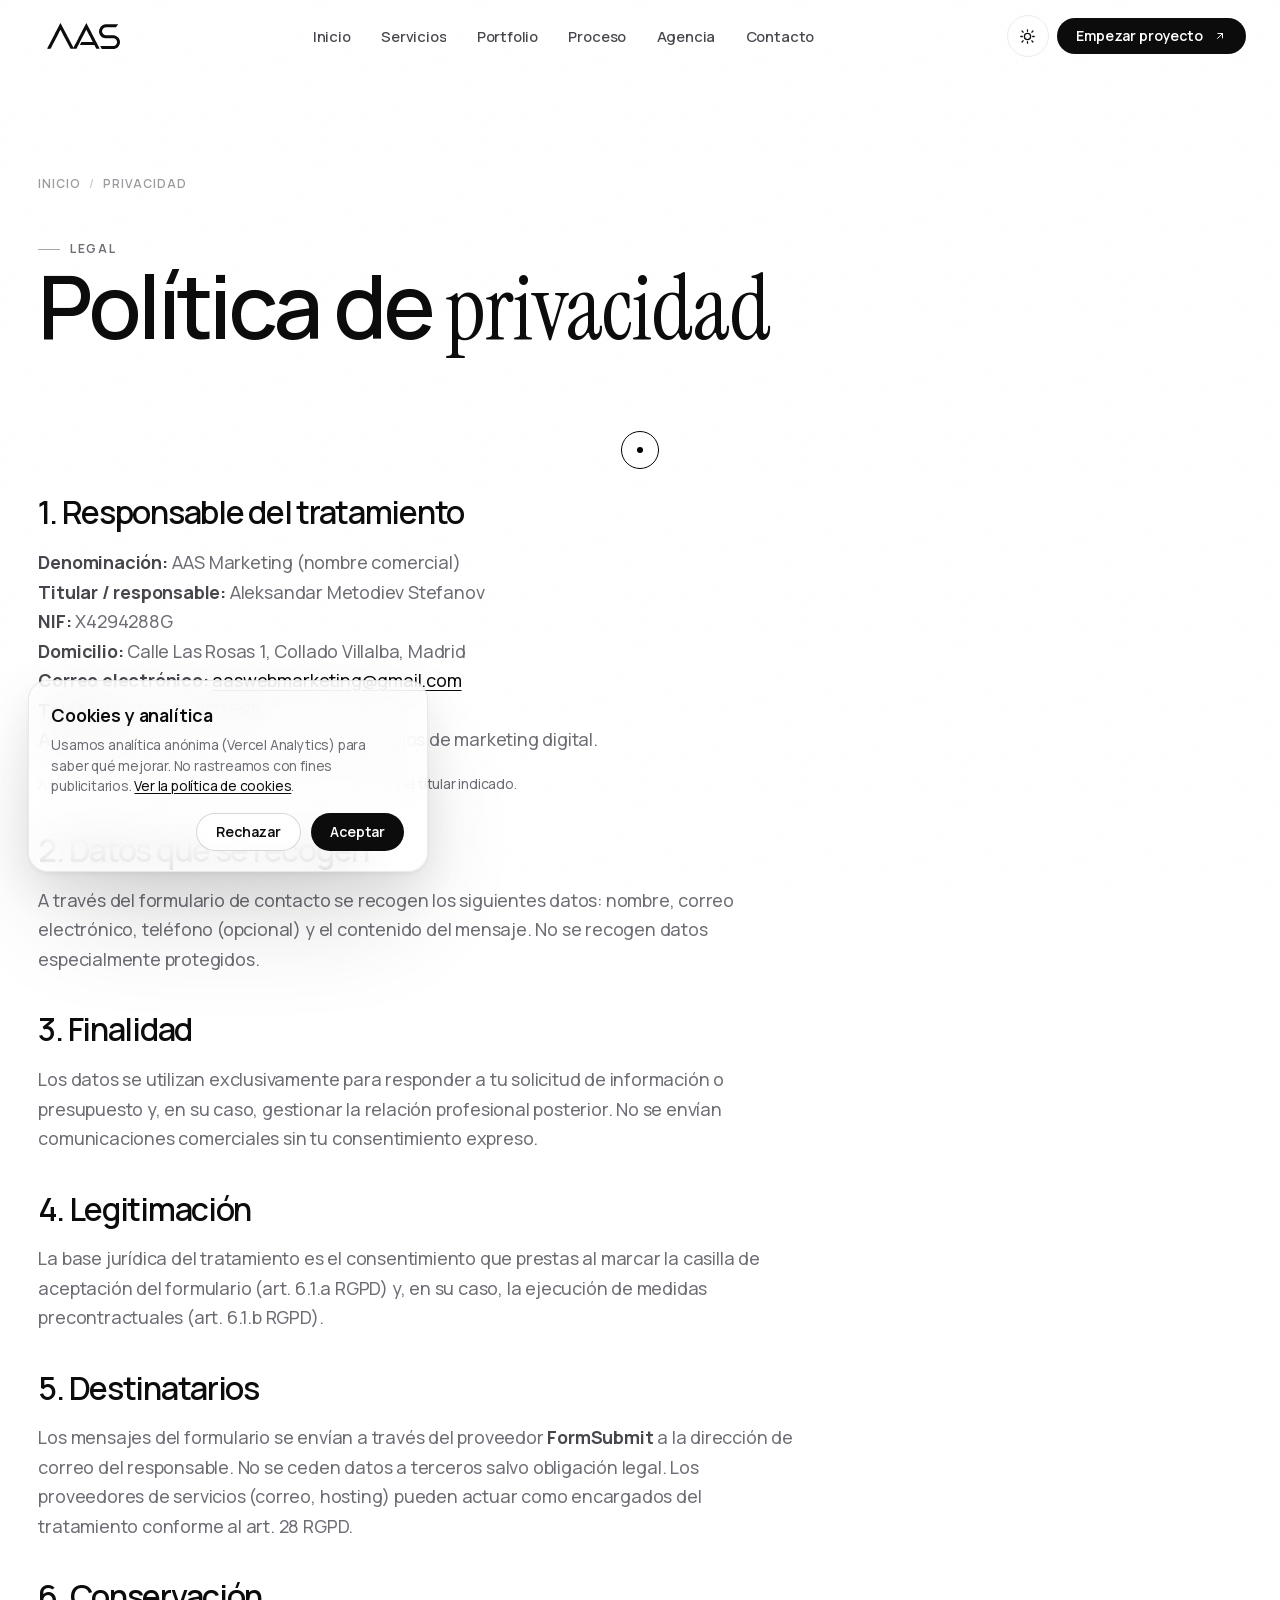
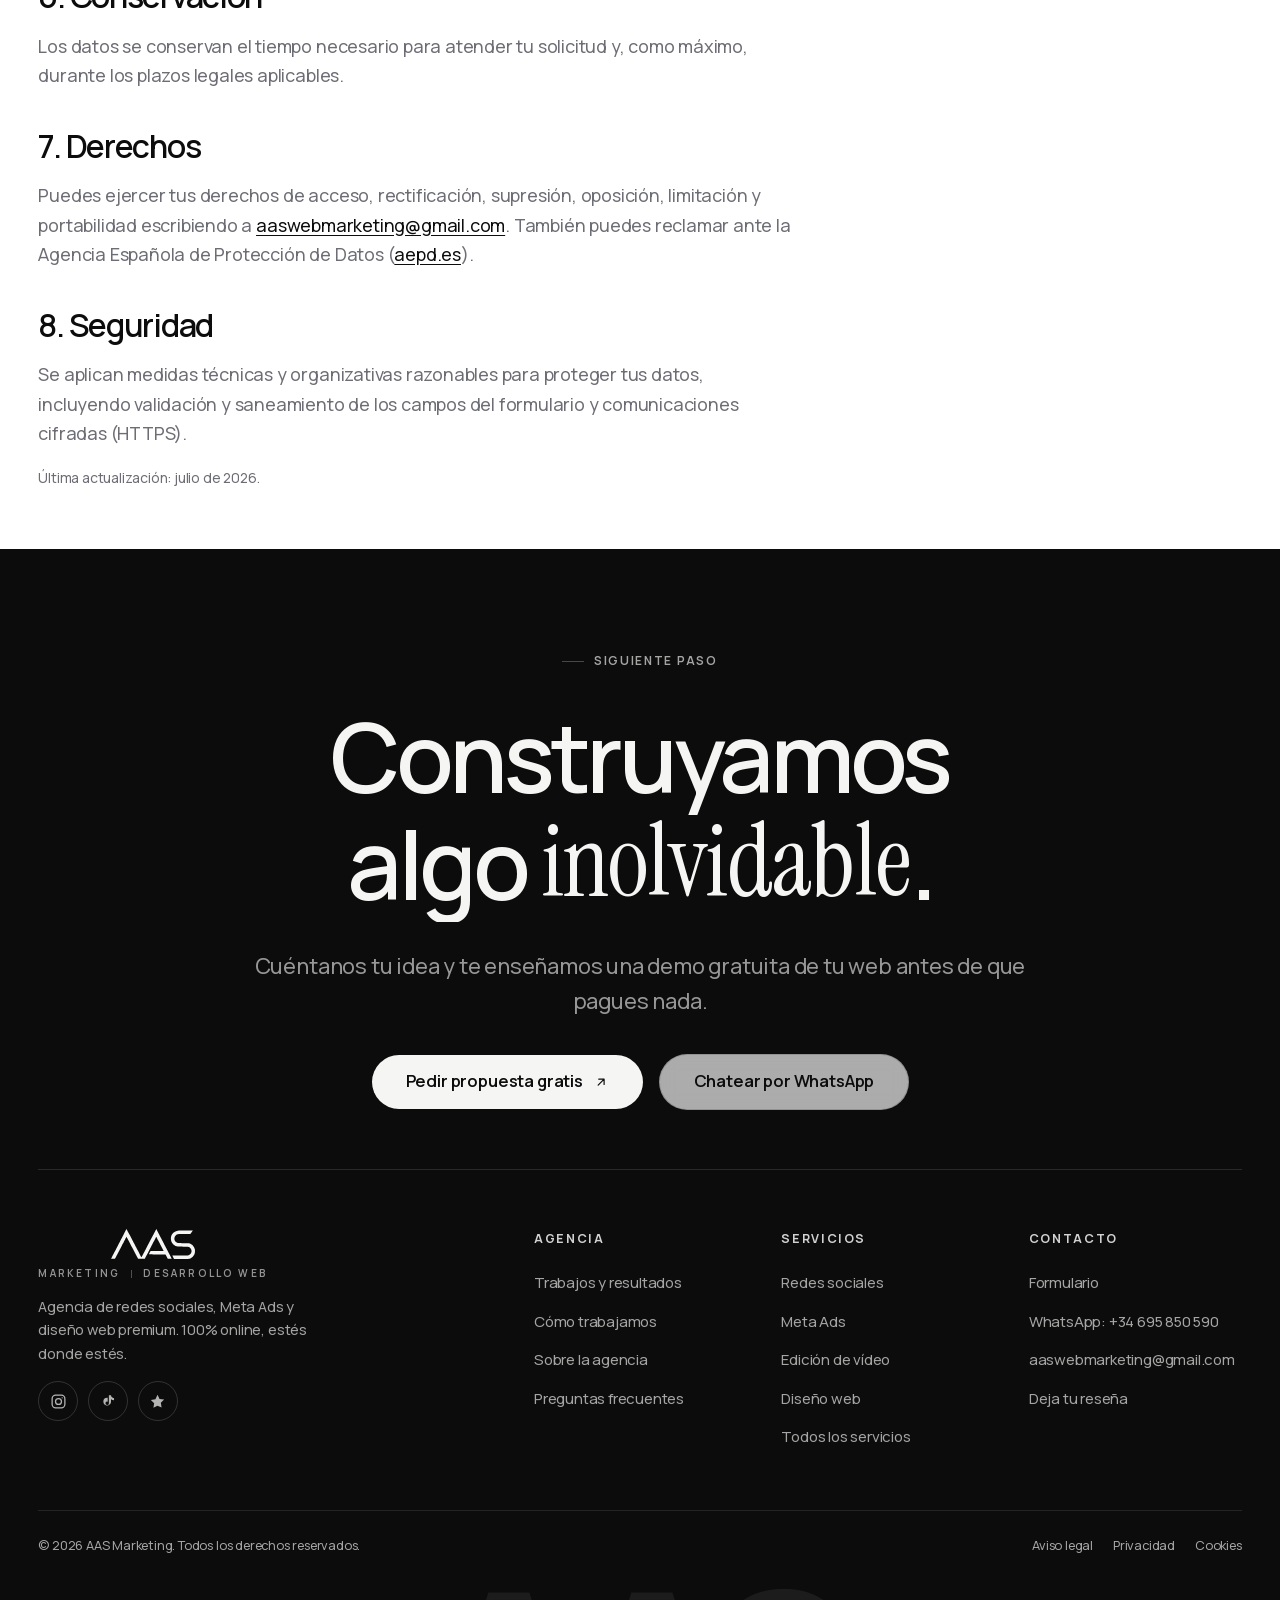
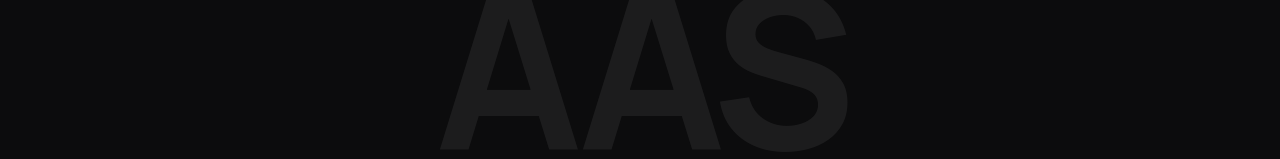
<file: privacidad/index.html>
<!doctype html>
<html lang="es" data-theme="light">
<head>
  <meta charset="utf-8">
  <meta name="viewport" content="width=device-width, initial-scale=1">
  <title>Política de privacidad | AAS Marketing</title>
  <meta name="description" content="Política de privacidad: qué datos se recogen en este sitio web, con qué finalidad y cómo ejercer tus derechos.">
  <link rel="canonical" href="https://www.aasmarketing.com/privacidad/">
  <meta name="theme-color" content="#ffffff">
  <meta name="author" content="AAS Marketing">
  <meta name="robots" content="noindex, follow">
  <meta property="og:type" content="website">
  <meta property="og:site_name" content="AAS Marketing">
  <meta property="og:locale" content="es_ES">
  <meta property="og:title" content="Política de privacidad | AAS Marketing">
  <meta property="og:description" content="Política de privacidad: qué datos se recogen en este sitio web, con qué finalidad y cómo ejercer tus derechos.">
  <meta property="og:url" content="https://www.aasmarketing.com/privacidad/">
  <meta property="og:image" content="https://www.aasmarketing.com/assets/img/og.jpg">
  <meta property="og:image:width" content="1200">
  <meta property="og:image:height" content="630">
  <meta property="og:image:alt" content="AAS Marketing · Diseño web premium y crecimiento digital">
  <meta name="twitter:card" content="summary_large_image">
  <meta name="twitter:title" content="Política de privacidad | AAS Marketing">
  <meta name="twitter:description" content="Política de privacidad: qué datos se recogen en este sitio web, con qué finalidad y cómo ejercer tus derechos.">
  <meta name="twitter:image" content="https://www.aasmarketing.com/assets/img/og.jpg">
  <link rel="icon" href="../assets/img/favicon.svg" type="image/svg+xml">
  <link rel="icon" href="../favicon.ico" sizes="any">
  <link rel="icon" type="image/png" sizes="16x16" href="../assets/img/favicon-16x16.png">
  <link rel="icon" type="image/png" sizes="32x32" href="../assets/img/favicon-32x32.png">
  <link rel="icon" type="image/png" sizes="192x192" href="../assets/img/android-chrome-192x192.png">
  <link rel="apple-touch-icon" href="../assets/img/apple-touch-icon.png">
  <link rel="manifest" href="../site.webmanifest">
  <link rel="preload" href="../assets/fonts/manrope-var-latin.woff2" as="font" type="font/woff2" crossorigin>
  <link rel="preload" href="../assets/fonts/instrument-serif-italic-latin.woff2" as="font" type="font/woff2" crossorigin>
  <script>
    (function () {
      var d = document.documentElement;
      d.classList.add('js');
      try {
        var t = localStorage.getItem('aas_theme');
        if (!t) t = matchMedia('(prefers-color-scheme: dark)').matches ? 'dark' : 'light';
        d.dataset.theme = t;
        var m = document.querySelector('meta[name="theme-color"]');
        if (m && t === 'dark') m.setAttribute('content', '#0a0a0b');
      } catch (e) {}
    })();
  </script>
  <link rel="stylesheet" href="../assets/css/main.css?v=4eb48fb9">
  <script type="module" src="../assets/js/main.js?v=68c8ccdc"></script>
  <script type="application/ld+json">{"@context":"https://schema.org","@graph":[{"@type":"BreadcrumbList","itemListElement":[{"@type":"ListItem","position":1,"name":"Inicio","item":"https://www.aasmarketing.com/"},{"@type":"ListItem","position":2,"name":"Privacidad","item":"https://www.aasmarketing.com/privacidad/"}]}]}</script>
</head>
<body>
  <a class="skip-link" href="#contenido">Saltar al contenido</a>
  <header class="nav">
    <div class="nav-inner">
      <a class="brand" href="../" aria-label="AAS Marketing, ir al inicio"><span class="brand-mark" role="img" aria-label="AAS Marketing"></span></a>
      <nav aria-label="Principal">
        <ul class="nav-links">
          <li><a class="nav-link" href="../">Inicio</a></li>
          <li><a class="nav-link" href="../servicios/">Servicios</a></li>
          <li><a class="nav-link" href="../portfolio/">Portfolio</a></li>
          <li><a class="nav-link" href="../proceso/">Proceso</a></li>
          <li><a class="nav-link" href="../agencia/">Agencia</a></li>
          <li><a class="nav-link" href="../contacto/">Contacto</a></li>
        </ul>
      </nav>
      <div class="nav-actions">
        <button class="theme-toggle" type="button" aria-label="Cambiar entre modo claro y oscuro"><svg class="sun" width="24" height="24" viewBox="0 0 24 24" fill="none" stroke="currentColor" stroke-width="1.8" stroke-linecap="round" aria-hidden="true"><circle cx="12" cy="12" r="4.4"/><path d="M12 2.5v2.2m0 14.6v2.2M4.3 4.3l1.6 1.6m12.2 12.2 1.6 1.6M2.5 12h2.2m14.6 0h2.2M4.3 19.7l1.6-1.6M18.1 5.9l1.6-1.6"/></svg><svg class="moon" width="24" height="24" viewBox="0 0 24 24" fill="none" stroke="currentColor" stroke-width="1.8" stroke-linecap="round" stroke-linejoin="round" aria-hidden="true"><path d="M20.6 14.2A8.8 8.8 0 0 1 9.8 3.4a8.8 8.8 0 1 0 10.8 10.8Z"/></svg></button>
        <a class="btn btn-s btn-nav-cta" href="../contacto/">Empezar proyecto <span class="arr"><svg width="24" height="24" viewBox="0 0 24 24" fill="none" stroke="currentColor" stroke-width="2" stroke-linecap="round" stroke-linejoin="round" aria-hidden="true"><path d="M7 17 17 7M8 7h9v9"/></svg></span></a>
        <button class="nav-burger" type="button" aria-expanded="false" aria-controls="menu-movil" aria-label="Abrir menú"><span></span></button>
      </div>
    </div>
  </header>
  <div class="mobile-menu" id="menu-movil">
    <nav aria-label="Menú móvil">
      <ul>
        <li><a class="mobile-link" href="../"><span class="idx">01</span><span class="txt">Inicio</span></a></li>
        <li><a class="mobile-link" href="../servicios/"><span class="idx">02</span><span class="txt">Servicios</span></a></li>
        <li><a class="mobile-link" href="../portfolio/"><span class="idx">03</span><span class="txt">Portfolio</span></a></li>
        <li><a class="mobile-link" href="../proceso/"><span class="idx">04</span><span class="txt">Proceso</span></a></li>
        <li><a class="mobile-link" href="../agencia/"><span class="idx">05</span><span class="txt">Agencia</span></a></li>
        <li><a class="mobile-link" href="../contacto/"><span class="idx">06</span><span class="txt">Contacto</span></a></li>
      </ul>
    </nav>
    <div class="mobile-foot">
      <a class="btn" href="../contacto/">Empezar mi proyecto</a>
      <a class="btn btn-ghost" href="https://wa.me/34695850590?text=Hola%20AAS%20Marketing%2C%20he%20visto%20vuestra%20web%20y%20me%20interesa%20un%20proyecto.%20%C2%BFHablamos%3F" target="_blank" rel="noopener">Escribir por WhatsApp</a>
    </div>
  </div>
  <main id="contenido">
    <section class="page-hero">
      <div class="container">
        
      <nav class="breadcrumbs" aria-label="Migas de pan">
        <a href="../">Inicio</a><span class="sep" aria-hidden="true">/</span>
        <span aria-current="page">Privacidad</span>
      </nav>
        <p class="eyebrow">Legal</p>
        <h1>Política de <em class="accent">privacidad</em></h1>
      </div>
    </section>
    <section class="section-tight">
      <div class="container">
        <div class="prose">
          
          <h2>1. Responsable del tratamiento</h2>
          <p><strong>Denominación:</strong> AAS Marketing (nombre comercial)<br>
<strong>Titular / responsable:</strong> Aleksandar Metodiev Stefanov<br>
<strong>NIF:</strong> X4294288G<br>
<strong>Domicilio:</strong> Calle Las Rosas 1, Collado Villalba, Madrid<br>
<strong>Correo electrónico:</strong> <a href="mailto:aaswebmarketing@gmail.com">aaswebmarketing@gmail.com</a><br>
<strong>Teléfono:</strong> +34 695 850 590<br>
<strong>Actividad:</strong> Diseño y desarrollo web, y servicios de marketing digital.</p>
<p class="small">AAS Marketing es el nombre comercial bajo el que opera el titular indicado.</p>
          <h2>2. Datos que se recogen</h2>
          <p>A través del formulario de contacto se recogen los siguientes datos: nombre, correo electrónico, teléfono (opcional) y el contenido del mensaje. No se recogen datos especialmente protegidos.</p>
          <h2>3. Finalidad</h2>
          <p>Los datos se utilizan exclusivamente para responder a tu solicitud de información o presupuesto y, en su caso, gestionar la relación profesional posterior. No se envían comunicaciones comerciales sin tu consentimiento expreso.</p>
          <h2>4. Legitimación</h2>
          <p>La base jurídica del tratamiento es el consentimiento que prestas al marcar la casilla de aceptación del formulario (art. 6.1.a RGPD) y, en su caso, la ejecución de medidas precontractuales (art. 6.1.b RGPD).</p>
          <h2>5. Destinatarios</h2>
          <p>Los mensajes del formulario se envían a través del proveedor <strong>FormSubmit</strong> a la dirección de correo del responsable. No se ceden datos a terceros salvo obligación legal. Los proveedores de servicios (correo, hosting) pueden actuar como encargados del tratamiento conforme al art. 28 RGPD.</p>
          <h2>6. Conservación</h2>
          <p>Los datos se conservan el tiempo necesario para atender tu solicitud y, como máximo, durante los plazos legales aplicables.</p>
          <h2>7. Derechos</h2>
          <p>Puedes ejercer tus derechos de acceso, rectificación, supresión, oposición, limitación y portabilidad escribiendo a <a href="mailto:aaswebmarketing@gmail.com">aaswebmarketing@gmail.com</a>. También puedes reclamar ante la Agencia Española de Protección de Datos (<a href="https://www.aepd.es" target="_blank" rel="noopener">aepd.es</a>).</p>
          <h2>8. Seguridad</h2>
          <p>Se aplican medidas técnicas y organizativas razonables para proteger tus datos, incluyendo validación y saneamiento de los campos del formulario y comunicaciones cifradas (HTTPS).</p>
          <p class="small">Última actualización: julio de 2026.</p>
        </div>
      </div>
    </section>
  </main>
  <footer class="footer">
    <div class="container footer-cta">
      <p class="eyebrow" style="color:inherit">Siguiente paso</p>
      <h2 data-split>Construyamos algo <em class="accent">inolvidable</em>.</h2>
      <p class="lead">Cuéntanos tu idea y te enseñamos una demo gratuita de tu web antes de que pagues nada.</p>
      <div class="hero-cta" data-reveal-group>
        <a class="btn btn-inverse btn-l" href="../contacto/">Pedir propuesta gratis <span class="arr"><svg width="24" height="24" viewBox="0 0 24 24" fill="none" stroke="currentColor" stroke-width="2" stroke-linecap="round" stroke-linejoin="round" aria-hidden="true"><path d="M7 17 17 7M8 7h9v9"/></svg></span></a>
        <a class="btn btn-ghost btn-l" href="https://wa.me/34695850590?text=Hola%20AAS%20Marketing%2C%20he%20visto%20vuestra%20web%20y%20me%20interesa%20un%20proyecto.%20%C2%BFHablamos%3F" target="_blank" rel="noopener">Chatear por WhatsApp</a>
      </div>
    </div>
    <div class="footer-main">
      <div class="footer-brand">
        <a class="brand" href="../" aria-label="AAS Marketing, ir al inicio"><span class="brand-lockup">
        <span class="brand-mark" role="img" aria-label="AAS Marketing"></span>
        <span class="brand-tagline" aria-hidden="true">Marketing<span class="sep"></span>Desarrollo Web</span>
      </span></a>
        <p>Agencia de redes sociales, Meta Ads y diseño web premium. 100% online, estés donde estés.</p>
        <div class="footer-social">
          <a href="https://www.instagram.com/aas_webmarketing/" target="_blank" rel="noopener" aria-label="Instagram"><svg width="24" height="24" viewBox="0 0 24 24" fill="none" stroke="currentColor" stroke-width="1.8" stroke-linecap="round" aria-hidden="true"><rect x="3" y="3" width="18" height="18" rx="5"/><circle cx="12" cy="12" r="4.2"/><circle cx="17.2" cy="6.8" r="0.9" fill="currentColor" stroke="none"/></svg></a>
          <a href="https://www.tiktok.com/@aas_webmarketing?lang=es-419" target="_blank" rel="noopener" aria-label="TikTok"><svg width="24" height="24" viewBox="0 0 24 24" fill="currentColor" aria-hidden="true"><path d="M16.6 5.82A4.28 4.28 0 0 1 15.54 3h-3.02v11.67a2.4 2.4 0 0 1-2.4 2.33 2.4 2.4 0 0 1-2.4-2.4 2.4 2.4 0 0 1 3.14-2.29V6.86a5.6 5.6 0 0 0-.74-.05 5.4 5.4 0 0 0-5.42 5.4 5.4 5.4 0 0 0 9.28 3.78c1-1 1.56-2.35 1.56-3.76V8.9a7.29 7.29 0 0 0 4.26 1.36V7.24a4.28 4.28 0 0 1-3.2-1.42Z"/></svg></a>
          <a href="https://share.google/XqEnxlBCnqPrfpFHi" target="_blank" rel="noopener" aria-label="Reseñas en Google"><svg width="24" height="24" viewBox="0 0 24 24" fill="currentColor" aria-hidden="true"><path d="M12 2.5l2.9 5.88 6.49.95-4.7 4.58 1.11 6.46L12 17.85l-5.8 3.05 1.1-6.46-4.69-4.58 6.49-.95L12 2.5Z"/></svg></a>
        </div>
      </div>
      <nav aria-label="Páginas">
        <p class="footer-h">Agencia</p>
        <ul>
          <li><a href="../portfolio/">Trabajos y resultados</a></li>
          <li><a href="../proceso/">Cómo trabajamos</a></li>
          <li><a href="../agencia/">Sobre la agencia</a></li>
          <li><a href="../faq/">Preguntas frecuentes</a></li>
        </ul>
      </nav>
      <nav aria-label="Servicios">
        <p class="footer-h">Servicios</p>
        <ul>
          <li><a href="../servicios/redes-sociales/">Redes sociales</a></li>
          <li><a href="../servicios/redes-sociales/#meta-ads">Meta Ads</a></li>
          <li><a href="../servicios/redes-sociales/#edicion-video">Edición de vídeo</a></li>
          <li><a href="../servicios/diseno-web/">Diseño web</a></li>
          <li><a href="../servicios/">Todos los servicios</a></li>
        </ul>
      </nav>
      <nav aria-label="Contacto">
        <p class="footer-h">Contacto</p>
        <ul>
          <li><a href="../contacto/">Formulario</a></li>
          <li><a href="https://wa.me/34695850590?text=Hola%20AAS%20Marketing%2C%20he%20visto%20vuestra%20web%20y%20me%20interesa%20un%20proyecto.%20%C2%BFHablamos%3F" target="_blank" rel="noopener">WhatsApp: +34 695 850 590</a></li>
          <li><a href="mailto:aaswebmarketing@gmail.com">aaswebmarketing@gmail.com</a></li>
          <li><a href="https://share.google/XqEnxlBCnqPrfpFHi" target="_blank" rel="noopener">Deja tu reseña</a></li>
        </ul>
      </nav>
    </div>
    <div class="footer-bottom">
      <p>© <span data-year>2026</span> AAS Marketing. Todos los derechos reservados.</p>
      <div class="legal-links">
        <a href="../aviso-legal/">Aviso legal</a>
        <a href="../privacidad/">Privacidad</a>
        <a href="../cookies/">Cookies</a>
      </div>
    </div>
    <span class="footer-word" aria-hidden="true">AAS</span>
  </footer>
  
  <a class="wa-float" href="https://wa.me/34695850590?text=Hola%20AAS%20Marketing%2C%20he%20visto%20vuestra%20web%20y%20me%20interesa%20un%20proyecto.%20%C2%BFHablamos%3F" target="_blank" rel="noopener" aria-label="Escribir por WhatsApp a AAS Marketing">
    <svg width="24" height="24" viewBox="0 0 24 24" fill="currentColor" aria-hidden="true"><path d="M12.04 2a9.9 9.9 0 0 0-8.44 15.12L2.1 21.9l4.9-1.46A9.9 9.9 0 1 0 12.04 2Zm0 18.02a8.1 8.1 0 0 1-4.13-1.13l-.3-.18-2.9.86.87-2.83-.2-.3a8.12 8.12 0 1 1 6.66 3.58Zm4.45-6.08c-.24-.12-1.44-.71-1.66-.79-.22-.08-.39-.12-.55.12-.16.24-.63.79-.77.95-.14.16-.28.18-.52.06a6.63 6.63 0 0 1-3.31-2.9c-.25-.43.25-.4.71-1.33.08-.16.04-.3-.02-.42-.06-.12-.55-1.32-.75-1.81-.2-.48-.4-.41-.55-.42h-.47c-.16 0-.42.06-.64.3-.22.24-.84.82-.84 2s.86 2.32.98 2.48c.12.16 1.7 2.6 4.11 3.64.57.25 1.02.4 1.37.51.58.18 1.1.16 1.51.1.46-.07 1.44-.59 1.64-1.16.2-.57.2-1.05.14-1.16-.06-.1-.22-.16-.46-.28Z"/></svg>
    <span class="wa-tip">¿Hablamos? Respondemos en el día</span>
  </a>
  
  <div class="cookie-banner" id="cookie-banner" role="dialog" aria-labelledby="ck-title" aria-describedby="ck-desc" hidden>
    <div class="ck-body">
      <strong id="ck-title">Cookies y analítica</strong>
      <p id="ck-desc">Usamos analítica anónima (Vercel Analytics) para saber qué mejorar. No rastreamos con fines publicitarios. <a href="../cookies/">Ver la política de cookies</a>.</p>
    </div>
    <div class="ck-actions">
      <button class="btn btn-ghost btn-s" type="button" data-ck="reject">Rechazar</button>
      <button class="btn btn-s" type="button" data-ck="accept">Aceptar</button>
    </div>
  </div>
</body>
</html>
</file>
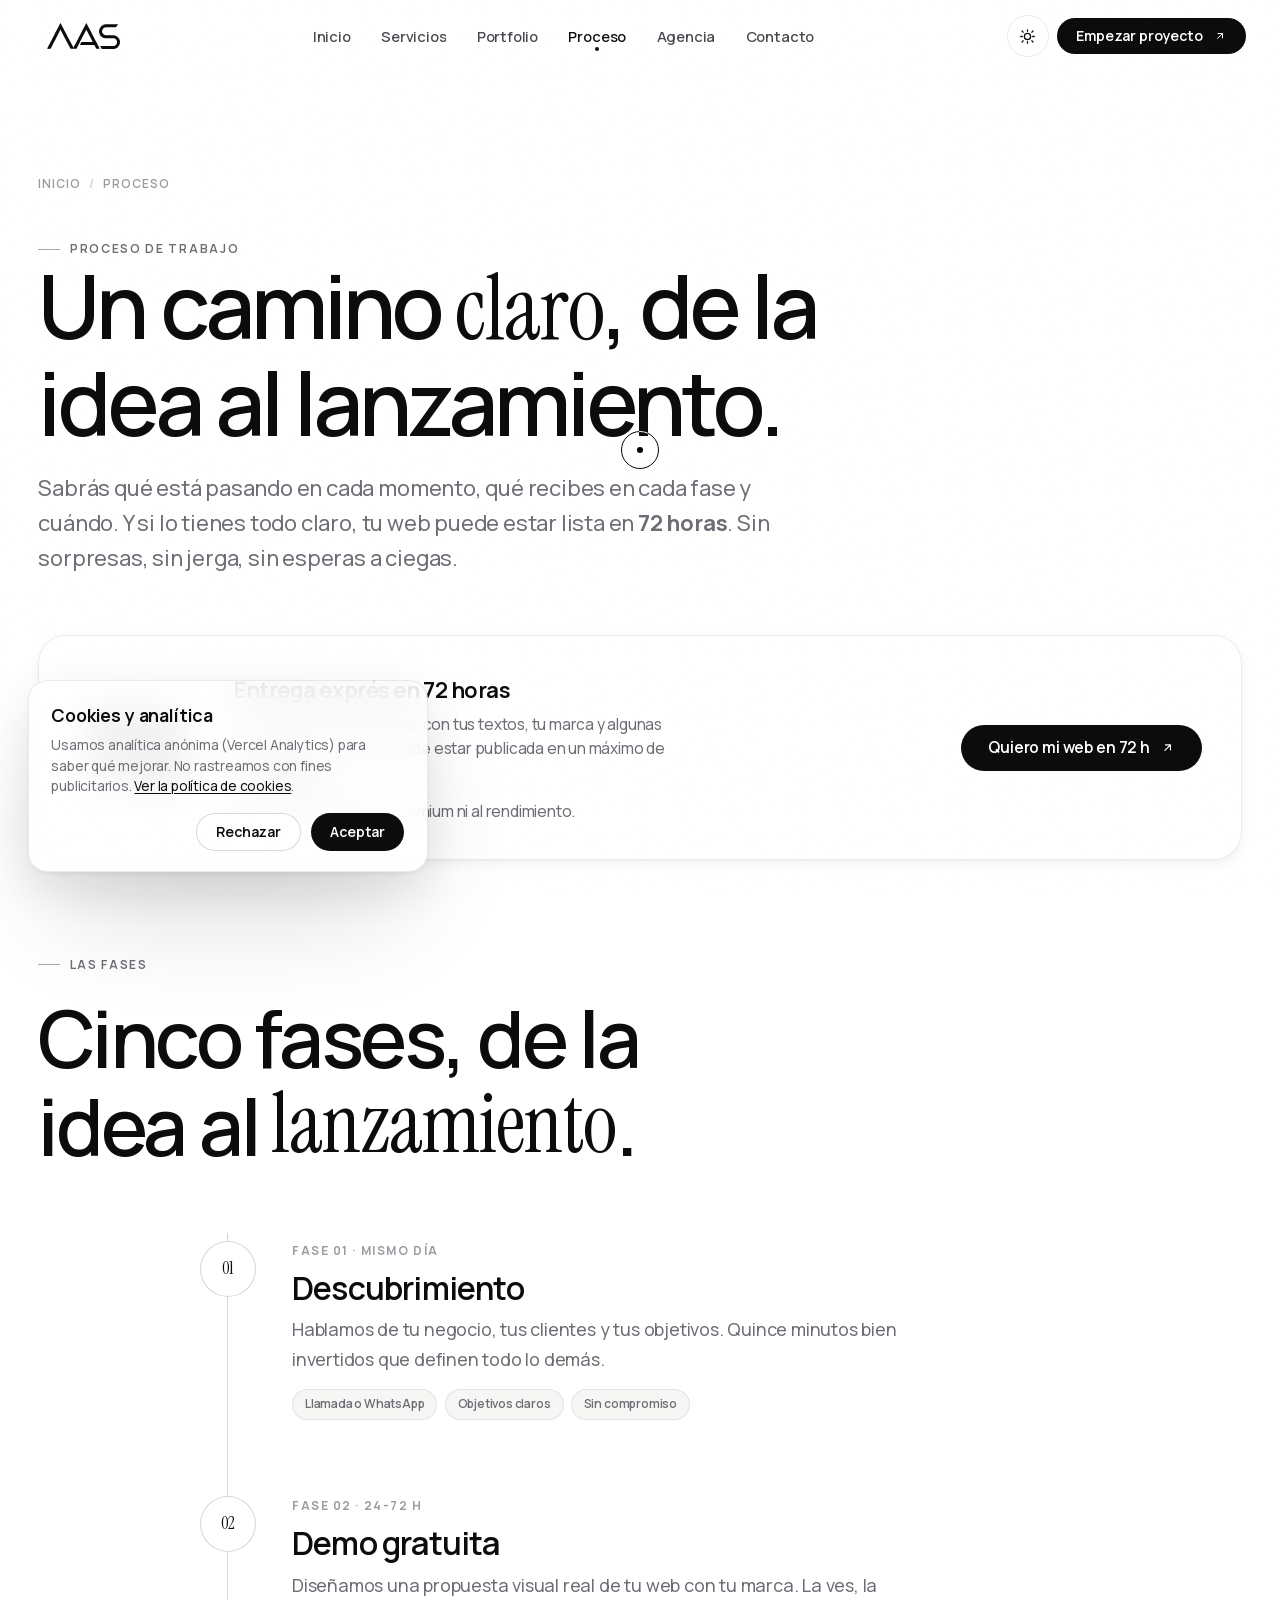
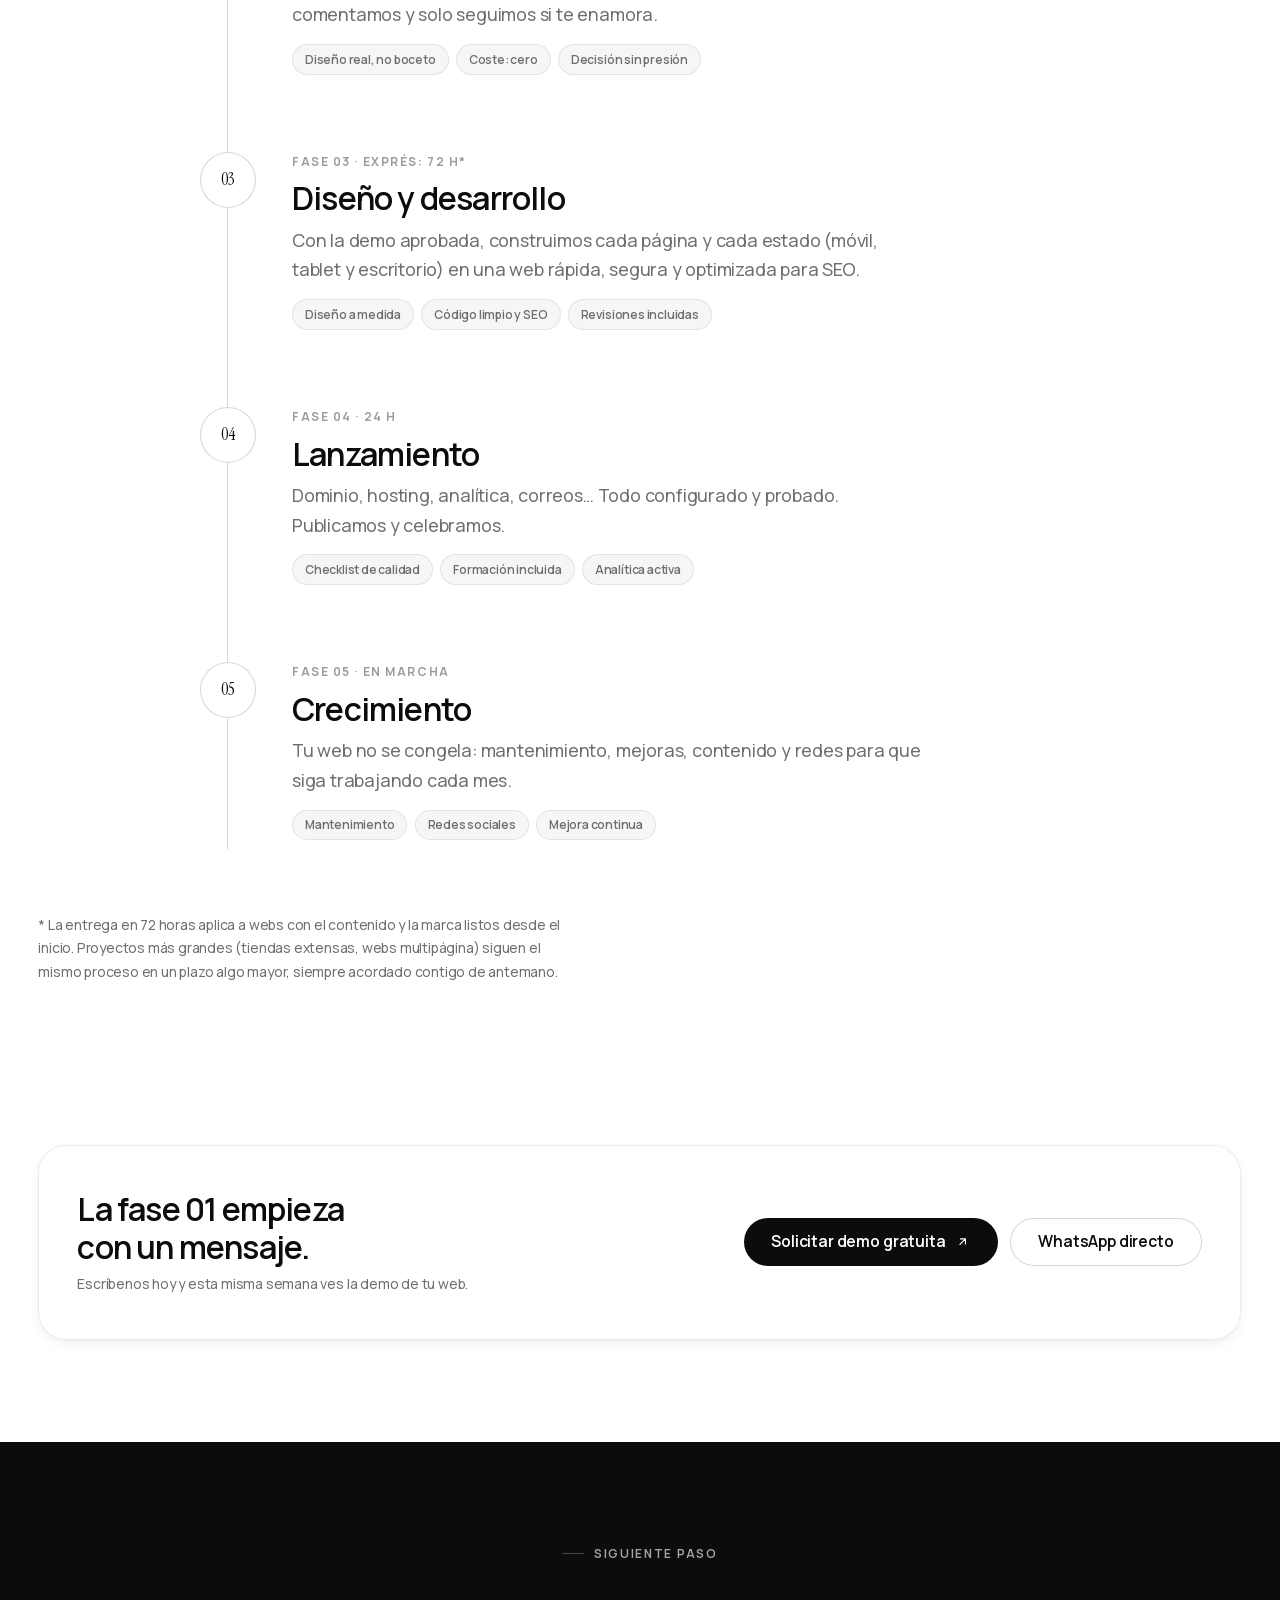
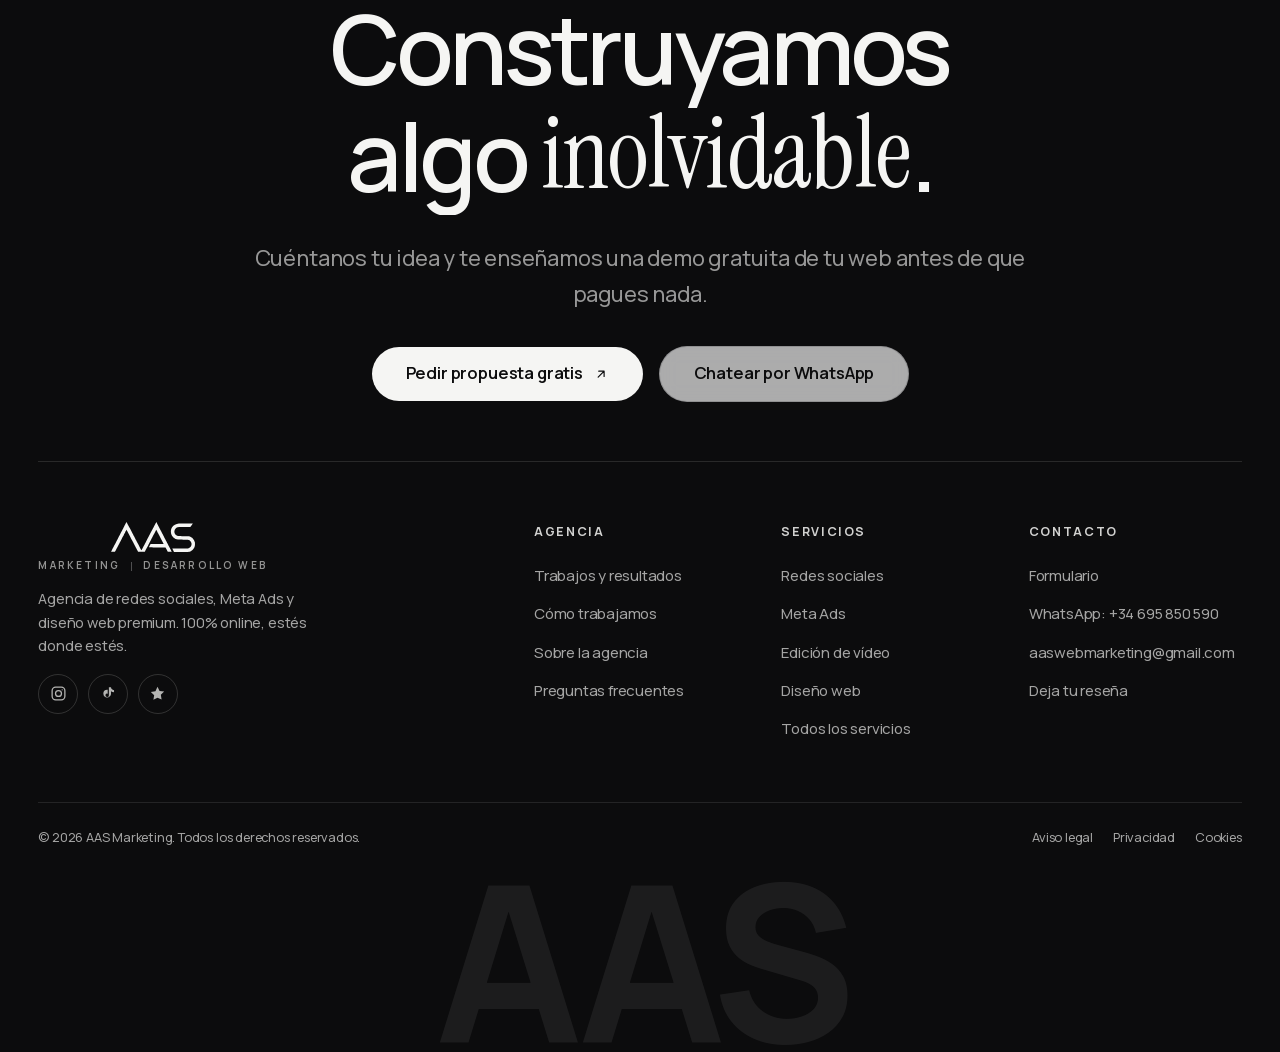
<file: proceso/index.html>
<!doctype html>
<html lang="es" data-theme="light">
<head>
  <meta charset="utf-8">
  <meta name="viewport" content="width=device-width, initial-scale=1">
  <title>Proceso de trabajo · Tu web en 72 h | AAS Marketing</title>
  <meta name="description" content="Nuestro proceso en cinco fases: descubrimiento, demo gratuita, diseño y desarrollo, lanzamiento y crecimiento. Web lista en 72 h si lo tienes todo.">
  <link rel="canonical" href="https://www.aasmarketing.com/proceso/">
  <meta name="theme-color" content="#ffffff">
  <meta name="author" content="AAS Marketing">
  <meta name="robots" content="index, follow, max-image-preview:large">
  <meta property="og:type" content="website">
  <meta property="og:site_name" content="AAS Marketing">
  <meta property="og:locale" content="es_ES">
  <meta property="og:title" content="Proceso de trabajo · Tu web en 72 h | AAS Marketing">
  <meta property="og:description" content="Nuestro proceso en cinco fases: descubrimiento, demo gratuita, diseño y desarrollo, lanzamiento y crecimiento. Web lista en 72 h si lo tienes todo.">
  <meta property="og:url" content="https://www.aasmarketing.com/proceso/">
  <meta property="og:image" content="https://www.aasmarketing.com/assets/img/og.jpg">
  <meta property="og:image:width" content="1200">
  <meta property="og:image:height" content="630">
  <meta property="og:image:alt" content="AAS Marketing · Diseño web premium y crecimiento digital">
  <meta name="twitter:card" content="summary_large_image">
  <meta name="twitter:title" content="Proceso de trabajo · Tu web en 72 h | AAS Marketing">
  <meta name="twitter:description" content="Nuestro proceso en cinco fases: descubrimiento, demo gratuita, diseño y desarrollo, lanzamiento y crecimiento. Web lista en 72 h si lo tienes todo.">
  <meta name="twitter:image" content="https://www.aasmarketing.com/assets/img/og.jpg">
  <link rel="icon" href="../assets/img/favicon.svg" type="image/svg+xml">
  <link rel="icon" href="../favicon.ico" sizes="any">
  <link rel="icon" type="image/png" sizes="16x16" href="../assets/img/favicon-16x16.png">
  <link rel="icon" type="image/png" sizes="32x32" href="../assets/img/favicon-32x32.png">
  <link rel="icon" type="image/png" sizes="192x192" href="../assets/img/android-chrome-192x192.png">
  <link rel="apple-touch-icon" href="../assets/img/apple-touch-icon.png">
  <link rel="manifest" href="../site.webmanifest">
  <link rel="preload" href="../assets/fonts/manrope-var-latin.woff2" as="font" type="font/woff2" crossorigin>
  <link rel="preload" href="../assets/fonts/instrument-serif-italic-latin.woff2" as="font" type="font/woff2" crossorigin>
  <script>
    (function () {
      var d = document.documentElement;
      d.classList.add('js');
      try {
        var t = localStorage.getItem('aas_theme');
        if (!t) t = matchMedia('(prefers-color-scheme: dark)').matches ? 'dark' : 'light';
        d.dataset.theme = t;
        var m = document.querySelector('meta[name="theme-color"]');
        if (m && t === 'dark') m.setAttribute('content', '#0a0a0b');
      } catch (e) {}
    })();
  </script>
  <link rel="stylesheet" href="../assets/css/main.css?v=4eb48fb9">
  <script type="module" src="../assets/js/main.js?v=68c8ccdc"></script>
  <script type="application/ld+json">{"@context": "https://schema.org", "@graph": [{"@type": "BreadcrumbList", "itemListElement": [{"@type": "ListItem", "position": 1, "name": "Inicio", "item": "https://www.aasmarketing.com/"}, {"@type": "ListItem", "position": 2, "name": "Proceso", "item": "https://www.aasmarketing.com/proceso/"}]}, {"@type": "ItemList", "name": "Proceso de diseño web de AAS Marketing", "description": "", "numberOfItems": 5, "itemListElement": [{"@type": "ListItem", "position": 1, "name": "Descubrimiento", "description": "Hablamos de tu negocio, tus clientes y tus objetivos. Quince minutos bien invertidos que definen todo lo demás."}, {"@type": "ListItem", "position": 2, "name": "Demo gratuita", "description": "Diseñamos una propuesta visual real de tu web con tu marca. La ves, la comentamos y solo seguimos si te enamora."}, {"@type": "ListItem", "position": 3, "name": "Diseño y desarrollo", "description": "Con la demo aprobada, construimos cada página y cada estado (móvil, tablet y escritorio) en una web rápida, segura y optimizada para SEO."}, {"@type": "ListItem", "position": 4, "name": "Lanzamiento", "description": "Dominio, hosting, analítica, correos… Todo configurado y probado. Publicamos y celebramos."}, {"@type": "ListItem", "position": 5, "name": "Crecimiento", "description": "Tu web no se congela: mantenimiento, mejoras, contenido y redes para que siga trabajando cada mes."}]}]}</script>
</head>
<body>
  <a class="skip-link" href="#contenido">Saltar al contenido</a>
  <header class="nav">
    <div class="nav-inner">
      <a class="brand" href="../" aria-label="AAS Marketing, ir al inicio"><span class="brand-mark" role="img" aria-label="AAS Marketing"></span></a>
      <nav aria-label="Principal">
        <ul class="nav-links">
          <li><a class="nav-link" href="../">Inicio</a></li>
          <li><a class="nav-link" href="../servicios/">Servicios</a></li>
          <li><a class="nav-link" href="../portfolio/">Portfolio</a></li>
          <li><a class="nav-link" href="../proceso/" aria-current="page">Proceso</a></li>
          <li><a class="nav-link" href="../agencia/">Agencia</a></li>
          <li><a class="nav-link" href="../contacto/">Contacto</a></li>
        </ul>
      </nav>
      <div class="nav-actions">
        <button class="theme-toggle" type="button" aria-label="Cambiar entre modo claro y oscuro"><svg class="sun" width="24" height="24" viewBox="0 0 24 24" fill="none" stroke="currentColor" stroke-width="1.8" stroke-linecap="round" aria-hidden="true"><circle cx="12" cy="12" r="4.4"/><path d="M12 2.5v2.2m0 14.6v2.2M4.3 4.3l1.6 1.6m12.2 12.2 1.6 1.6M2.5 12h2.2m14.6 0h2.2M4.3 19.7l1.6-1.6M18.1 5.9l1.6-1.6"/></svg><svg class="moon" width="24" height="24" viewBox="0 0 24 24" fill="none" stroke="currentColor" stroke-width="1.8" stroke-linecap="round" stroke-linejoin="round" aria-hidden="true"><path d="M20.6 14.2A8.8 8.8 0 0 1 9.8 3.4a8.8 8.8 0 1 0 10.8 10.8Z"/></svg></button>
        <a class="btn btn-s btn-nav-cta" href="../contacto/">Empezar proyecto <span class="arr"><svg width="24" height="24" viewBox="0 0 24 24" fill="none" stroke="currentColor" stroke-width="2" stroke-linecap="round" stroke-linejoin="round" aria-hidden="true"><path d="M7 17 17 7M8 7h9v9"/></svg></span></a>
        <button class="nav-burger" type="button" aria-expanded="false" aria-controls="menu-movil" aria-label="Abrir menú"><span></span></button>
      </div>
    </div>
  </header>
  <div class="mobile-menu" id="menu-movil">
    <nav aria-label="Menú móvil">
      <ul>
        <li><a class="mobile-link" href="../"><span class="idx">01</span><span class="txt">Inicio</span></a></li>
        <li><a class="mobile-link" href="../servicios/"><span class="idx">02</span><span class="txt">Servicios</span></a></li>
        <li><a class="mobile-link" href="../portfolio/"><span class="idx">03</span><span class="txt">Portfolio</span></a></li>
        <li><a class="mobile-link" href="../proceso/"><span class="idx">04</span><span class="txt">Proceso</span></a></li>
        <li><a class="mobile-link" href="../agencia/"><span class="idx">05</span><span class="txt">Agencia</span></a></li>
        <li><a class="mobile-link" href="../contacto/"><span class="idx">06</span><span class="txt">Contacto</span></a></li>
      </ul>
    </nav>
    <div class="mobile-foot">
      <a class="btn" href="../contacto/">Empezar mi proyecto</a>
      <a class="btn btn-ghost" href="https://wa.me/34695850590?text=Hola%20AAS%20Marketing%2C%20he%20visto%20vuestra%20web%20y%20me%20interesa%20un%20proyecto.%20%C2%BFHablamos%3F" target="_blank" rel="noopener">Escribir por WhatsApp</a>
    </div>
  </div>
  <main id="contenido">
    <section class="page-hero">
      <div class="container">
        
      <nav class="breadcrumbs" aria-label="Migas de pan">
        <a href="../">Inicio</a><span class="sep" aria-hidden="true">/</span>
        <span aria-current="page">Proceso</span>
      </nav>
        <p class="eyebrow">Proceso de trabajo</p>
        <h1>Un camino <em class="accent">claro</em>, de la idea al lanzamiento.</h1>
        <p class="lead">Sabrás qué está pasando en cada momento, qué recibes en cada fase y cuándo. Y si lo tienes todo claro, tu web puede estar lista en <strong>72 horas</strong>. Sin sorpresas, sin jerga, sin esperas a ciegas.</p>
      </div>
    </section>

    <section class="section-tight" style="padding-top:0">
      <div class="container">
        <div class="express-badge" data-reveal="scale">
          <div class="eb-num">72<span>h</span></div>
          <div class="eb-body">
            <strong>Entrega exprés en 72 horas</strong>
            <p>¿Tienes claro qué quieres, con tus textos, tu marca y algunas referencias? Tu web puede estar publicada en un máximo de <strong>72 horas</strong> sin renunciar al diseño premium ni al rendimiento.</p>
          </div>
          <a class="btn" href="../contacto/">Quiero mi web en 72 h <span class="arr"><svg width="24" height="24" viewBox="0 0 24 24" fill="none" stroke="currentColor" stroke-width="2" stroke-linecap="round" stroke-linejoin="round" aria-hidden="true"><path d="M7 17 17 7M8 7h9v9"/></svg></span></a>
        </div>
      </div>
    </section>

    <section class="section-tight" style="padding-top:var(--s-3)">
      <div class="container">
        <div class="section-head">
          <p class="eyebrow" data-reveal>Las fases</p>
          <h2 data-split>Cinco fases, de la idea al <em class="accent">lanzamiento</em>.</h2>
        </div>
        <div class="steps">
          <span class="steps-progress" aria-hidden="true"></span>
          
          <article class="step">
            <span class="step-dot">01</span>
            <div class="step-body">
              <span class="step-meta">Fase 01 · Mismo día</span>
              <h3>Descubrimiento</h3>
              <p>Hablamos de tu negocio, tus clientes y tus objetivos. Quince minutos bien invertidos que definen todo lo demás.</p>
              <div class="step-chips"><i>Llamada o WhatsApp</i><i>Objetivos claros</i><i>Sin compromiso</i></div>
            </div>
          </article>
          <article class="step">
            <span class="step-dot">02</span>
            <div class="step-body">
              <span class="step-meta">Fase 02 · 24-72 h</span>
              <h3>Demo gratuita</h3>
              <p>Diseñamos una propuesta visual real de tu web con tu marca. La ves, la comentamos y solo seguimos si te enamora.</p>
              <div class="step-chips"><i>Diseño real, no boceto</i><i>Coste: cero</i><i>Decisión sin presión</i></div>
            </div>
          </article>
          <article class="step">
            <span class="step-dot">03</span>
            <div class="step-body">
              <span class="step-meta">Fase 03 · Exprés: 72 h*</span>
              <h3>Diseño y desarrollo</h3>
              <p>Con la demo aprobada, construimos cada página y cada estado (móvil, tablet y escritorio) en una web rápida, segura y optimizada para SEO.</p>
              <div class="step-chips"><i>Diseño a medida</i><i>Código limpio y SEO</i><i>Revisiones incluidas</i></div>
            </div>
          </article>
          <article class="step">
            <span class="step-dot">04</span>
            <div class="step-body">
              <span class="step-meta">Fase 04 · 24 h</span>
              <h3>Lanzamiento</h3>
              <p>Dominio, hosting, analítica, correos… Todo configurado y probado. Publicamos y celebramos.</p>
              <div class="step-chips"><i>Checklist de calidad</i><i>Formación incluida</i><i>Analítica activa</i></div>
            </div>
          </article>
          <article class="step">
            <span class="step-dot">05</span>
            <div class="step-body">
              <span class="step-meta">Fase 05 · En marcha</span>
              <h3>Crecimiento</h3>
              <p>Tu web no se congela: mantenimiento, mejoras, contenido y redes para que siga trabajando cada mes.</p>
              <div class="step-chips"><i>Mantenimiento</i><i>Redes sociales</i><i>Mejora continua</i></div>
            </div>
          </article>
        </div>
        <p class="small" style="margin-top:var(--s-3);max-width:60ch">* La entrega en 72 horas aplica a webs con el contenido y la marca listos desde el inicio. Proyectos más grandes (tiendas extensas, webs multipágina) siguen el mismo proceso en un plazo algo mayor, siempre acordado contigo de antemano.</p>
      </div>
    </section>

    <section class="section">
      <div class="container">
        
      <div class="mid-cta" data-reveal>
        <div>
          <h3>La fase 01 empieza con un mensaje.</h3>
          <p class="small">Escríbenos hoy y esta misma semana ves la demo de tu web.</p>
        </div>
        <div class="cta-buttons">
          <a class="btn" href="../contacto/">Solicitar demo gratuita <span class="arr"><svg width="24" height="24" viewBox="0 0 24 24" fill="none" stroke="currentColor" stroke-width="2" stroke-linecap="round" stroke-linejoin="round" aria-hidden="true"><path d="M7 17 17 7M8 7h9v9"/></svg></span></a>
          <a class="btn btn-ghost" href="https://wa.me/34695850590?text=Hola%20AAS%20Marketing%2C%20he%20visto%20vuestra%20web%20y%20me%20interesa%20un%20proyecto.%20%C2%BFHablamos%3F" target="_blank" rel="noopener">WhatsApp directo</a>
        </div>
      </div>
      </div>
    </section>
  </main>
  <footer class="footer">
    <div class="container footer-cta">
      <p class="eyebrow" style="color:inherit">Siguiente paso</p>
      <h2 data-split>Construyamos algo <em class="accent">inolvidable</em>.</h2>
      <p class="lead">Cuéntanos tu idea y te enseñamos una demo gratuita de tu web antes de que pagues nada.</p>
      <div class="hero-cta" data-reveal-group>
        <a class="btn btn-inverse btn-l" href="../contacto/">Pedir propuesta gratis <span class="arr"><svg width="24" height="24" viewBox="0 0 24 24" fill="none" stroke="currentColor" stroke-width="2" stroke-linecap="round" stroke-linejoin="round" aria-hidden="true"><path d="M7 17 17 7M8 7h9v9"/></svg></span></a>
        <a class="btn btn-ghost btn-l" href="https://wa.me/34695850590?text=Hola%20AAS%20Marketing%2C%20he%20visto%20vuestra%20web%20y%20me%20interesa%20un%20proyecto.%20%C2%BFHablamos%3F" target="_blank" rel="noopener">Chatear por WhatsApp</a>
      </div>
    </div>
    <div class="footer-main">
      <div class="footer-brand">
        <a class="brand" href="../" aria-label="AAS Marketing, ir al inicio"><span class="brand-lockup">
        <span class="brand-mark" role="img" aria-label="AAS Marketing"></span>
        <span class="brand-tagline" aria-hidden="true">Marketing<span class="sep"></span>Desarrollo Web</span>
      </span></a>
        <p>Agencia de redes sociales, Meta Ads y diseño web premium. 100% online, estés donde estés.</p>
        <div class="footer-social">
          <a href="https://www.instagram.com/aas_webmarketing/" target="_blank" rel="noopener" aria-label="Instagram"><svg width="24" height="24" viewBox="0 0 24 24" fill="none" stroke="currentColor" stroke-width="1.8" stroke-linecap="round" aria-hidden="true"><rect x="3" y="3" width="18" height="18" rx="5"/><circle cx="12" cy="12" r="4.2"/><circle cx="17.2" cy="6.8" r="0.9" fill="currentColor" stroke="none"/></svg></a>
          <a href="https://www.tiktok.com/@aas_webmarketing?lang=es-419" target="_blank" rel="noopener" aria-label="TikTok"><svg width="24" height="24" viewBox="0 0 24 24" fill="currentColor" aria-hidden="true"><path d="M16.6 5.82A4.28 4.28 0 0 1 15.54 3h-3.02v11.67a2.4 2.4 0 0 1-2.4 2.33 2.4 2.4 0 0 1-2.4-2.4 2.4 2.4 0 0 1 3.14-2.29V6.86a5.6 5.6 0 0 0-.74-.05 5.4 5.4 0 0 0-5.42 5.4 5.4 5.4 0 0 0 9.28 3.78c1-1 1.56-2.35 1.56-3.76V8.9a7.29 7.29 0 0 0 4.26 1.36V7.24a4.28 4.28 0 0 1-3.2-1.42Z"/></svg></a>
          <a href="https://share.google/XqEnxlBCnqPrfpFHi" target="_blank" rel="noopener" aria-label="Reseñas en Google"><svg width="24" height="24" viewBox="0 0 24 24" fill="currentColor" aria-hidden="true"><path d="M12 2.5l2.9 5.88 6.49.95-4.7 4.58 1.11 6.46L12 17.85l-5.8 3.05 1.1-6.46-4.69-4.58 6.49-.95L12 2.5Z"/></svg></a>
        </div>
      </div>
      <nav aria-label="Páginas">
        <p class="footer-h">Agencia</p>
        <ul>
          <li><a href="../portfolio/">Trabajos y resultados</a></li>
          <li><a href="../proceso/">Cómo trabajamos</a></li>
          <li><a href="../agencia/">Sobre la agencia</a></li>
          <li><a href="../faq/">Preguntas frecuentes</a></li>
        </ul>
      </nav>
      <nav aria-label="Servicios">
        <p class="footer-h">Servicios</p>
        <ul>
          <li><a href="../servicios/redes-sociales/">Redes sociales</a></li>
          <li><a href="../servicios/redes-sociales/#meta-ads">Meta Ads</a></li>
          <li><a href="../servicios/redes-sociales/#edicion-video">Edición de vídeo</a></li>
          <li><a href="../servicios/diseno-web/">Diseño web</a></li>
          <li><a href="../servicios/">Todos los servicios</a></li>
        </ul>
      </nav>
      <nav aria-label="Contacto">
        <p class="footer-h">Contacto</p>
        <ul>
          <li><a href="../contacto/">Formulario</a></li>
          <li><a href="https://wa.me/34695850590?text=Hola%20AAS%20Marketing%2C%20he%20visto%20vuestra%20web%20y%20me%20interesa%20un%20proyecto.%20%C2%BFHablamos%3F" target="_blank" rel="noopener">WhatsApp: +34 695 850 590</a></li>
          <li><a href="mailto:aaswebmarketing@gmail.com">aaswebmarketing@gmail.com</a></li>
          <li><a href="https://share.google/XqEnxlBCnqPrfpFHi" target="_blank" rel="noopener">Deja tu reseña</a></li>
        </ul>
      </nav>
    </div>
    <div class="footer-bottom">
      <p>© <span data-year>2026</span> AAS Marketing. Todos los derechos reservados.</p>
      <div class="legal-links">
        <a href="../aviso-legal/">Aviso legal</a>
        <a href="../privacidad/">Privacidad</a>
        <a href="../cookies/">Cookies</a>
      </div>
    </div>
    <span class="footer-word" aria-hidden="true">AAS</span>
  </footer>
  
  <a class="wa-float" href="https://wa.me/34695850590?text=Hola%20AAS%20Marketing%2C%20he%20visto%20vuestra%20web%20y%20me%20interesa%20un%20proyecto.%20%C2%BFHablamos%3F" target="_blank" rel="noopener" aria-label="Escribir por WhatsApp a AAS Marketing">
    <svg width="24" height="24" viewBox="0 0 24 24" fill="currentColor" aria-hidden="true"><path d="M12.04 2a9.9 9.9 0 0 0-8.44 15.12L2.1 21.9l4.9-1.46A9.9 9.9 0 1 0 12.04 2Zm0 18.02a8.1 8.1 0 0 1-4.13-1.13l-.3-.18-2.9.86.87-2.83-.2-.3a8.12 8.12 0 1 1 6.66 3.58Zm4.45-6.08c-.24-.12-1.44-.71-1.66-.79-.22-.08-.39-.12-.55.12-.16.24-.63.79-.77.95-.14.16-.28.18-.52.06a6.63 6.63 0 0 1-3.31-2.9c-.25-.43.25-.4.71-1.33.08-.16.04-.3-.02-.42-.06-.12-.55-1.32-.75-1.81-.2-.48-.4-.41-.55-.42h-.47c-.16 0-.42.06-.64.3-.22.24-.84.82-.84 2s.86 2.32.98 2.48c.12.16 1.7 2.6 4.11 3.64.57.25 1.02.4 1.37.51.58.18 1.1.16 1.51.1.46-.07 1.44-.59 1.64-1.16.2-.57.2-1.05.14-1.16-.06-.1-.22-.16-.46-.28Z"/></svg>
    <span class="wa-tip">¿Hablamos? Respondemos en el día</span>
  </a>
  
  <div class="cookie-banner" id="cookie-banner" role="dialog" aria-labelledby="ck-title" aria-describedby="ck-desc" hidden>
    <div class="ck-body">
      <strong id="ck-title">Cookies y analítica</strong>
      <p id="ck-desc">Usamos analítica anónima (Vercel Analytics) para saber qué mejorar. No rastreamos con fines publicitarios. <a href="../cookies/">Ver la política de cookies</a>.</p>
    </div>
    <div class="ck-actions">
      <button class="btn btn-ghost btn-s" type="button" data-ck="reject">Rechazar</button>
      <button class="btn btn-s" type="button" data-ck="accept">Aceptar</button>
    </div>
  </div>
</body>
</html>
</file>
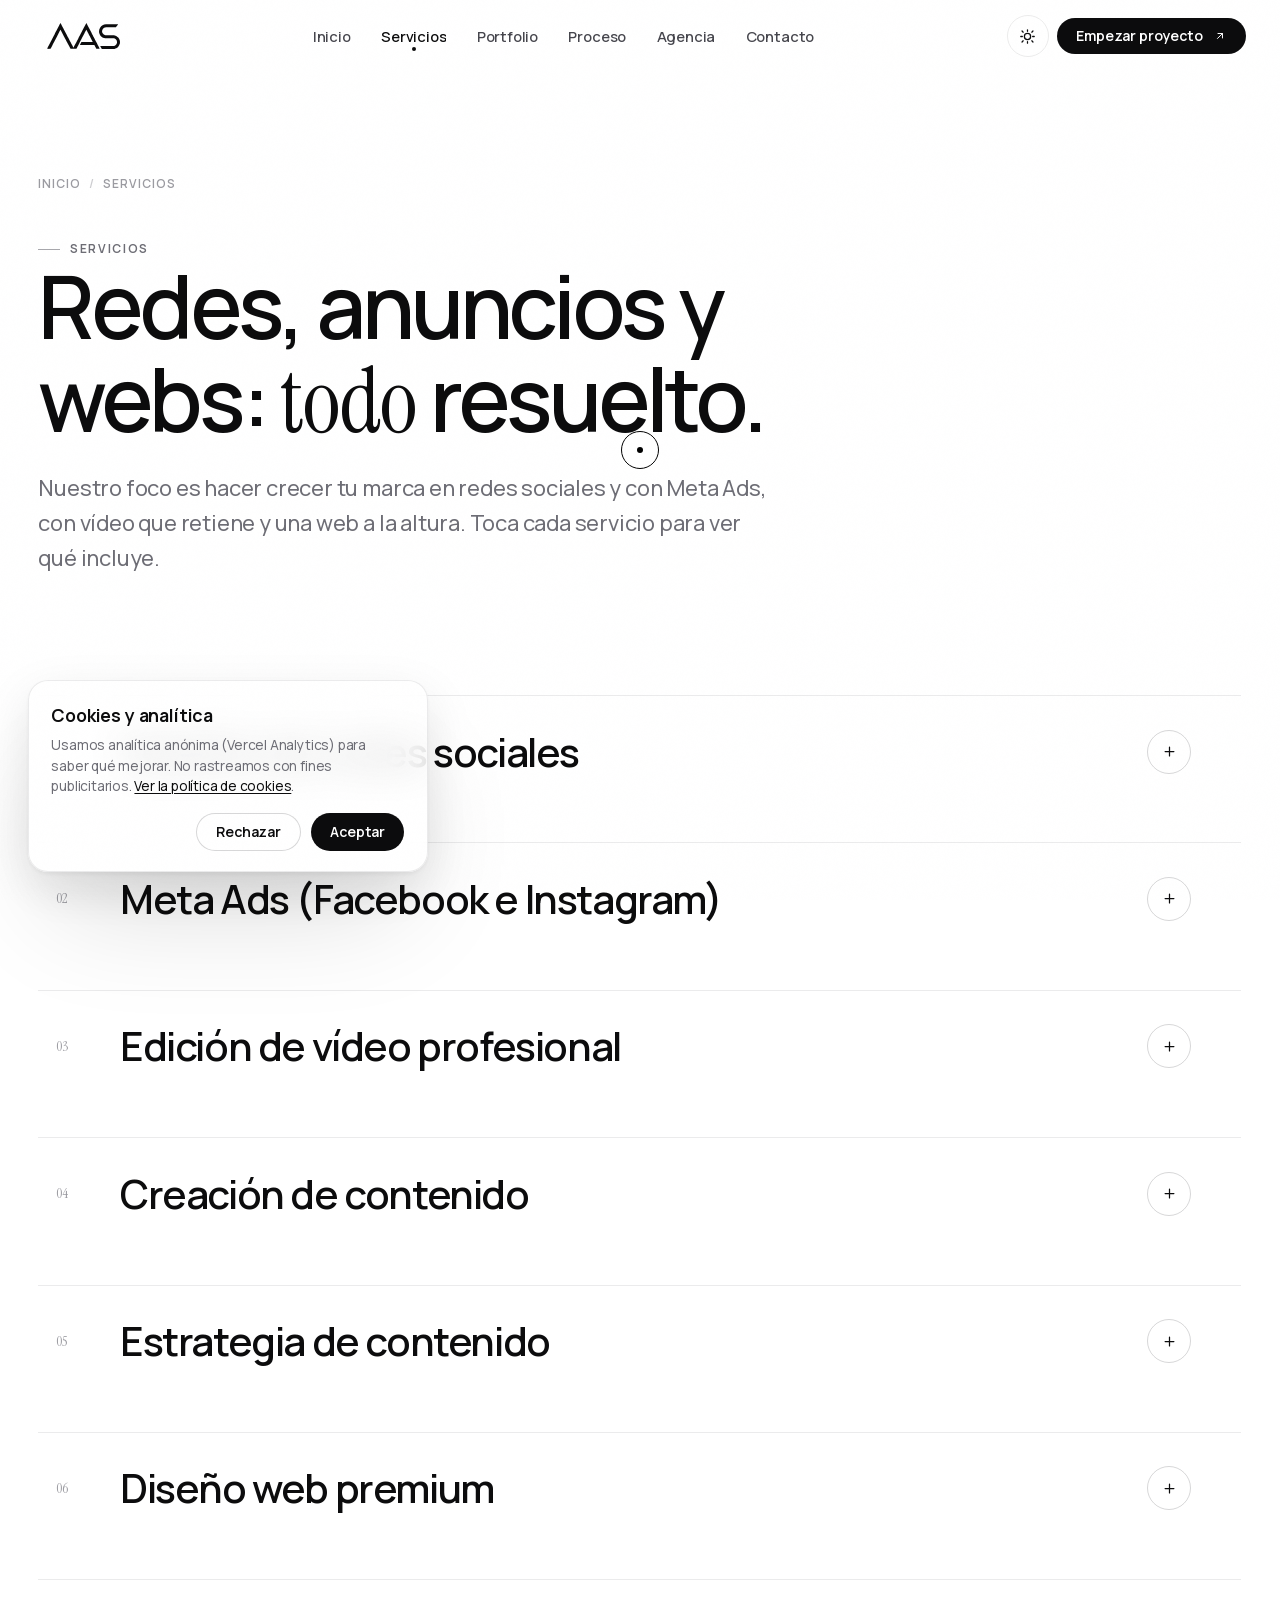
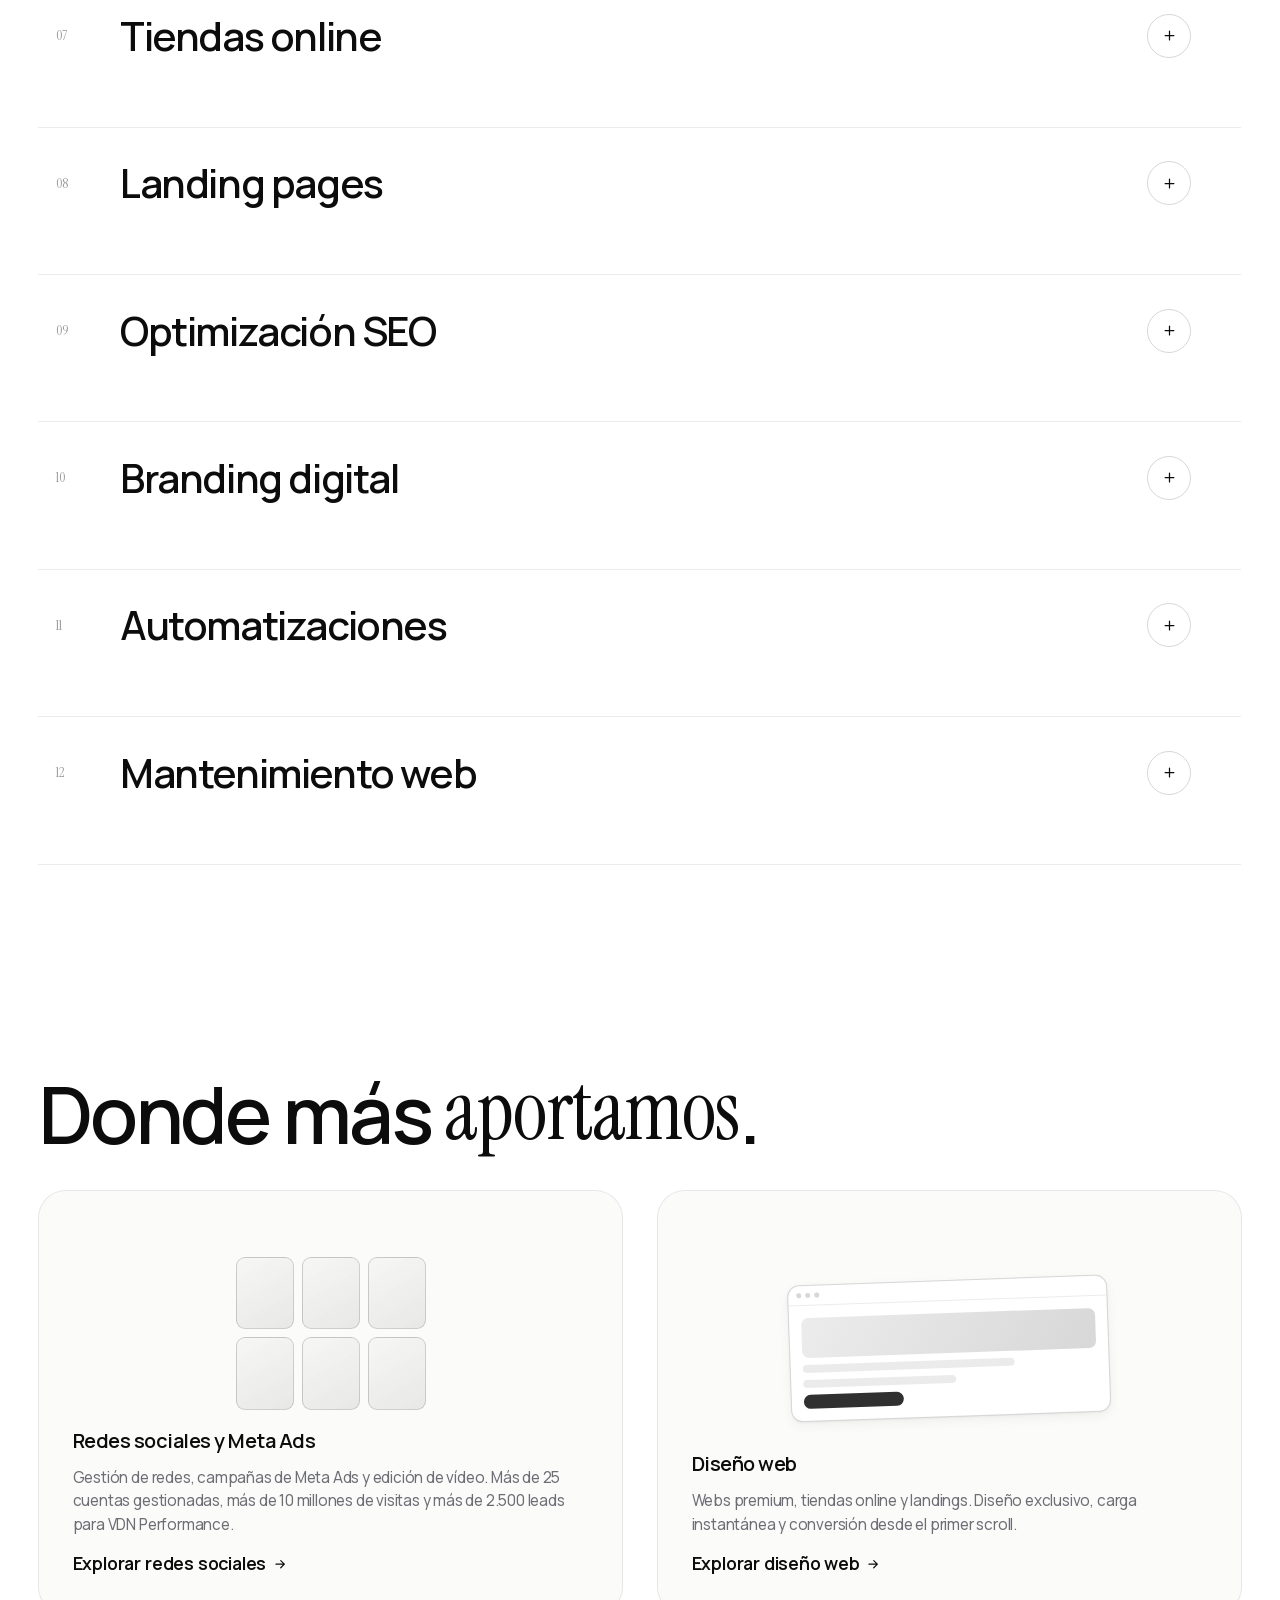
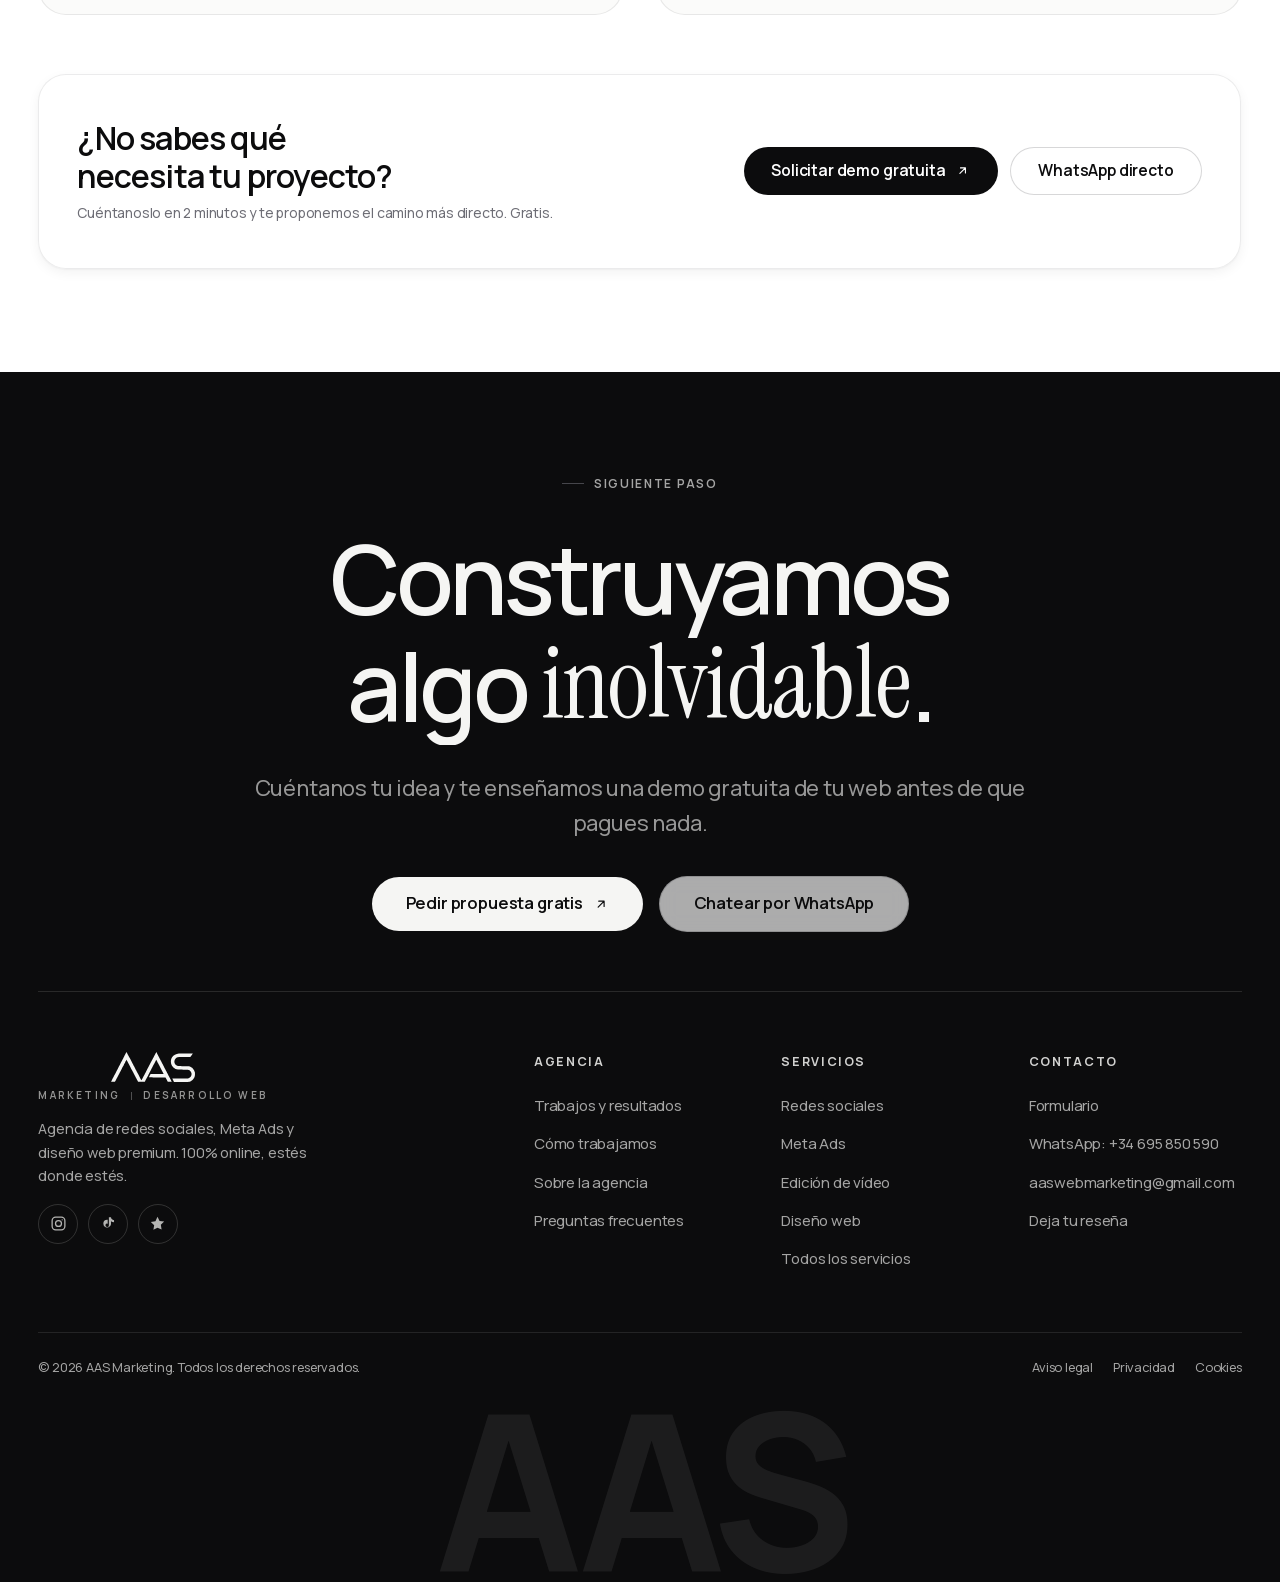
<file: servicios/index.html>
<!doctype html>
<html lang="es" data-theme="light">
<head>
  <meta charset="utf-8">
  <meta name="viewport" content="width=device-width, initial-scale=1">
  <title>Servicios de redes sociales, Meta Ads y webs | AAS Marketing</title>
  <meta name="description" content="Gestión de redes sociales, campañas de Meta Ads, edición de vídeo y diseño web a medida. Todo tu marketing digital con un único responsable.">
  <link rel="canonical" href="https://www.aasmarketing.com/servicios/">
  <meta name="theme-color" content="#ffffff">
  <meta name="author" content="AAS Marketing">
  <meta name="robots" content="index, follow, max-image-preview:large">
  <meta property="og:type" content="website">
  <meta property="og:site_name" content="AAS Marketing">
  <meta property="og:locale" content="es_ES">
  <meta property="og:title" content="Servicios de redes sociales, Meta Ads y webs | AAS Marketing">
  <meta property="og:description" content="Gestión de redes sociales, campañas de Meta Ads, edición de vídeo y diseño web a medida. Todo tu marketing digital con un único responsable.">
  <meta property="og:url" content="https://www.aasmarketing.com/servicios/">
  <meta property="og:image" content="https://www.aasmarketing.com/assets/img/og.jpg">
  <meta property="og:image:width" content="1200">
  <meta property="og:image:height" content="630">
  <meta property="og:image:alt" content="AAS Marketing · Diseño web premium y crecimiento digital">
  <meta name="twitter:card" content="summary_large_image">
  <meta name="twitter:title" content="Servicios de redes sociales, Meta Ads y webs | AAS Marketing">
  <meta name="twitter:description" content="Gestión de redes sociales, campañas de Meta Ads, edición de vídeo y diseño web a medida. Todo tu marketing digital con un único responsable.">
  <meta name="twitter:image" content="https://www.aasmarketing.com/assets/img/og.jpg">
  <link rel="icon" href="../assets/img/favicon.svg" type="image/svg+xml">
  <link rel="icon" href="../favicon.ico" sizes="any">
  <link rel="icon" type="image/png" sizes="16x16" href="../assets/img/favicon-16x16.png">
  <link rel="icon" type="image/png" sizes="32x32" href="../assets/img/favicon-32x32.png">
  <link rel="icon" type="image/png" sizes="192x192" href="../assets/img/android-chrome-192x192.png">
  <link rel="apple-touch-icon" href="../assets/img/apple-touch-icon.png">
  <link rel="manifest" href="../site.webmanifest">
  <link rel="preload" href="../assets/fonts/manrope-var-latin.woff2" as="font" type="font/woff2" crossorigin>
  <link rel="preload" href="../assets/fonts/instrument-serif-italic-latin.woff2" as="font" type="font/woff2" crossorigin>
  <script>
    (function () {
      var d = document.documentElement;
      d.classList.add('js');
      try {
        var t = localStorage.getItem('aas_theme');
        if (!t) t = matchMedia('(prefers-color-scheme: dark)').matches ? 'dark' : 'light';
        d.dataset.theme = t;
        var m = document.querySelector('meta[name="theme-color"]');
        if (m && t === 'dark') m.setAttribute('content', '#0a0a0b');
      } catch (e) {}
    })();
  </script>
  <link rel="stylesheet" href="../assets/css/main.css?v=4eb48fb9">
  <script type="module" src="../assets/js/main.js?v=68c8ccdc"></script>
  <script type="application/ld+json">{"@context":"https://schema.org","@graph":[{"@type":"BreadcrumbList","itemListElement":[{"@type":"ListItem","position":1,"name":"Inicio","item":"https://www.aasmarketing.com/"},{"@type":"ListItem","position":2,"name":"Servicios","item":"https://www.aasmarketing.com/servicios/"}]},{"@type":"ProfessionalService","@id":"https://www.aasmarketing.com/#org","name":"AAS Marketing","alternateName":"AAS Marketing · Desarrollo Web","description":"Agencia de marketing digital especializada en gestión de redes sociales, campañas de Meta Ads y edición de vídeo, y en diseño web premium, tiendas online, SEO y automatizaciones.","slogan":"Marketing · Desarrollo Web","url":"https://www.aasmarketing.com","email":"aaswebmarketing@gmail.com","telephone":"+34 695 850 590","logo":{"@type":"ImageObject","url":"https://www.aasmarketing.com/assets/img/logo-aas.svg"},"image":"https://www.aasmarketing.com/assets/img/og.jpg","priceRange":"$$","areaServed":"España y trabajo remoto internacional","serviceType":["Gestión de redes sociales","Meta Ads","Edición de vídeo","Diseño web","Tiendas online","Landing pages","SEO","Branding","Automatizaciones"],"sameAs":["https://www.instagram.com/aas_webmarketing/","https://www.tiktok.com/@aas_webmarketing"],"founder":{"@id":"https://www.aasmarketing.com/#fundador"},"contactPoint":{"@type":"ContactPoint","contactType":"customer service","telephone":"+34 695 850 590","email":"aaswebmarketing@gmail.com","availableLanguage":["es","en"],"areaServed":"ES"},"knowsAbout":["Gestión de redes sociales","Meta Ads","Publicidad en Instagram y Facebook","Edición de vídeo","Reels y TikTok","Diseño web","SEO","Tiendas online"]},{"@type":"Person","@id":"https://www.aasmarketing.com/#fundador","name":"Aleksandar Metodiev Stefanov","alternateName":"Aleks","jobTitle":"Fundador y director","worksFor":{"@id":"https://www.aasmarketing.com/#org"},"url":"https://www.aasmarketing.com/agencia/"}]}</script>
</head>
<body>
  <a class="skip-link" href="#contenido">Saltar al contenido</a>
  <header class="nav">
    <div class="nav-inner">
      <a class="brand" href="../" aria-label="AAS Marketing, ir al inicio"><span class="brand-mark" role="img" aria-label="AAS Marketing"></span></a>
      <nav aria-label="Principal">
        <ul class="nav-links">
          <li><a class="nav-link" href="../">Inicio</a></li>
          <li><a class="nav-link" href="../servicios/" aria-current="page">Servicios</a></li>
          <li><a class="nav-link" href="../portfolio/">Portfolio</a></li>
          <li><a class="nav-link" href="../proceso/">Proceso</a></li>
          <li><a class="nav-link" href="../agencia/">Agencia</a></li>
          <li><a class="nav-link" href="../contacto/">Contacto</a></li>
        </ul>
      </nav>
      <div class="nav-actions">
        <button class="theme-toggle" type="button" aria-label="Cambiar entre modo claro y oscuro"><svg class="sun" width="24" height="24" viewBox="0 0 24 24" fill="none" stroke="currentColor" stroke-width="1.8" stroke-linecap="round" aria-hidden="true"><circle cx="12" cy="12" r="4.4"/><path d="M12 2.5v2.2m0 14.6v2.2M4.3 4.3l1.6 1.6m12.2 12.2 1.6 1.6M2.5 12h2.2m14.6 0h2.2M4.3 19.7l1.6-1.6M18.1 5.9l1.6-1.6"/></svg><svg class="moon" width="24" height="24" viewBox="0 0 24 24" fill="none" stroke="currentColor" stroke-width="1.8" stroke-linecap="round" stroke-linejoin="round" aria-hidden="true"><path d="M20.6 14.2A8.8 8.8 0 0 1 9.8 3.4a8.8 8.8 0 1 0 10.8 10.8Z"/></svg></button>
        <a class="btn btn-s btn-nav-cta" href="../contacto/">Empezar proyecto <span class="arr"><svg width="24" height="24" viewBox="0 0 24 24" fill="none" stroke="currentColor" stroke-width="2" stroke-linecap="round" stroke-linejoin="round" aria-hidden="true"><path d="M7 17 17 7M8 7h9v9"/></svg></span></a>
        <button class="nav-burger" type="button" aria-expanded="false" aria-controls="menu-movil" aria-label="Abrir menú"><span></span></button>
      </div>
    </div>
  </header>
  <div class="mobile-menu" id="menu-movil">
    <nav aria-label="Menú móvil">
      <ul>
        <li><a class="mobile-link" href="../"><span class="idx">01</span><span class="txt">Inicio</span></a></li>
        <li><a class="mobile-link" href="../servicios/"><span class="idx">02</span><span class="txt">Servicios</span></a></li>
        <li><a class="mobile-link" href="../portfolio/"><span class="idx">03</span><span class="txt">Portfolio</span></a></li>
        <li><a class="mobile-link" href="../proceso/"><span class="idx">04</span><span class="txt">Proceso</span></a></li>
        <li><a class="mobile-link" href="../agencia/"><span class="idx">05</span><span class="txt">Agencia</span></a></li>
        <li><a class="mobile-link" href="../contacto/"><span class="idx">06</span><span class="txt">Contacto</span></a></li>
      </ul>
    </nav>
    <div class="mobile-foot">
      <a class="btn" href="../contacto/">Empezar mi proyecto</a>
      <a class="btn btn-ghost" href="https://wa.me/34695850590?text=Hola%20AAS%20Marketing%2C%20he%20visto%20vuestra%20web%20y%20me%20interesa%20un%20proyecto.%20%C2%BFHablamos%3F" target="_blank" rel="noopener">Escribir por WhatsApp</a>
    </div>
  </div>
  <main id="contenido">
    <section class="page-hero">
      <div class="container">
        
      <nav class="breadcrumbs" aria-label="Migas de pan">
        <a href="../">Inicio</a><span class="sep" aria-hidden="true">/</span>
        <span aria-current="page">Servicios</span>
      </nav>
        <p class="eyebrow">Servicios</p>
        <h1>Redes, anuncios y webs: <em class="accent">todo</em> resuelto.</h1>
        <p class="lead">Nuestro foco es hacer crecer tu marca en redes sociales y con Meta Ads, con vídeo que retiene y una web a la altura. Toca cada servicio para ver qué incluye.</p>
      </div>
    </section>

    <section class="section-tight">
      <div class="container">
        <div class="svc-list" data-reveal>
          
          <div class="svc-item">
            <button class="svc-head" type="button" aria-expanded="false" aria-controls="svc-panel-0">
              <span class="idx">01</span>
              <span class="ttl">Gestión de redes sociales</span>
              <span class="svc-ico" aria-hidden="true"><svg width="24" height="24" viewBox="0 0 24 24" fill="none" stroke="currentColor" stroke-width="2" stroke-linecap="round" aria-hidden="true"><path d="M12 5v14M5 12h14"/></svg></span>
            </button>
            <div class="svc-panel" id="svc-panel-0" role="region" aria-label="Gestión de redes sociales">
              <div class="svc-panel-in">
                <p>Tu Instagram trabajando por ti: estrategia, publicación, comunidad y un informe mensual con resultados de verdad.</p>
                <ul class="svc-points" role="list">
                  <li><span class="ck" aria-hidden="true"><svg width="24" height="24" viewBox="0 0 24 24" fill="none" stroke="currentColor" stroke-width="2.4" stroke-linecap="round" stroke-linejoin="round" aria-hidden="true"><path d="m4.5 12.5 5 5 10-11"/></svg></span>Calendario y publicación gestionados</li><li><span class="ck" aria-hidden="true"><svg width="24" height="24" viewBox="0 0 24 24" fill="none" stroke="currentColor" stroke-width="2.4" stroke-linecap="round" stroke-linejoin="round" aria-hidden="true"><path d="m4.5 12.5 5 5 10-11"/></svg></span>Comunidad e interacción diaria</li><li><span class="ck" aria-hidden="true"><svg width="24" height="24" viewBox="0 0 24 24" fill="none" stroke="currentColor" stroke-width="2.4" stroke-linecap="round" stroke-linejoin="round" aria-hidden="true"><path d="m4.5 12.5 5 5 10-11"/></svg></span>Informe mensual de resultados</li><li><span class="ck" aria-hidden="true"><svg width="24" height="24" viewBox="0 0 24 24" fill="none" stroke="currentColor" stroke-width="2.4" stroke-linecap="round" stroke-linejoin="round" aria-hidden="true"><path d="m4.5 12.5 5 5 10-11"/></svg></span>Estrategia revisada con datos</li>
                </ul>
                <a class="link-draw" href="../servicios/redes-sociales/">Explorar redes sociales <svg width="24" height="24" viewBox="0 0 24 24" fill="none" stroke="currentColor" stroke-width="2" stroke-linecap="round" stroke-linejoin="round" aria-hidden="true"><path d="M5 12h14m-6-6 6 6-6 6"/></svg></a>
              </div>
            </div>
          </div>
          <div class="svc-item">
            <button class="svc-head" type="button" aria-expanded="false" aria-controls="svc-panel-1">
              <span class="idx">02</span>
              <span class="ttl">Meta Ads (Facebook e Instagram)</span>
              <span class="svc-ico" aria-hidden="true"><svg width="24" height="24" viewBox="0 0 24 24" fill="none" stroke="currentColor" stroke-width="2" stroke-linecap="round" aria-hidden="true"><path d="M12 5v14M5 12h14"/></svg></span>
            </button>
            <div class="svc-panel" id="svc-panel-1" role="region" aria-label="Meta Ads (Facebook e Instagram)">
              <div class="svc-panel-in">
                <p>Campañas de captación en Facebook e Instagram que llenan tu agenda de contactos. Con VDN Performance superamos los 2.500 leads en 2 meses.</p>
                <ul class="svc-points" role="list">
                  <li><span class="ck" aria-hidden="true"><svg width="24" height="24" viewBox="0 0 24 24" fill="none" stroke="currentColor" stroke-width="2.4" stroke-linecap="round" stroke-linejoin="round" aria-hidden="true"><path d="m4.5 12.5 5 5 10-11"/></svg></span>Estrategia y estructura de campañas</li><li><span class="ck" aria-hidden="true"><svg width="24" height="24" viewBox="0 0 24 24" fill="none" stroke="currentColor" stroke-width="2.4" stroke-linecap="round" stroke-linejoin="round" aria-hidden="true"><path d="m4.5 12.5 5 5 10-11"/></svg></span>Anuncios en vídeo que enganchan</li><li><span class="ck" aria-hidden="true"><svg width="24" height="24" viewBox="0 0 24 24" fill="none" stroke="currentColor" stroke-width="2.4" stroke-linecap="round" stroke-linejoin="round" aria-hidden="true"><path d="m4.5 12.5 5 5 10-11"/></svg></span>Píxel, conversiones y formularios</li><li><span class="ck" aria-hidden="true"><svg width="24" height="24" viewBox="0 0 24 24" fill="none" stroke="currentColor" stroke-width="2.4" stroke-linecap="round" stroke-linejoin="round" aria-hidden="true"><path d="m4.5 12.5 5 5 10-11"/></svg></span>Optimización semanal e informes</li>
                </ul>
                <a class="link-draw" href="../servicios/redes-sociales/#meta-ads">Ver el caso VDN Performance <svg width="24" height="24" viewBox="0 0 24 24" fill="none" stroke="currentColor" stroke-width="2" stroke-linecap="round" stroke-linejoin="round" aria-hidden="true"><path d="M5 12h14m-6-6 6 6-6 6"/></svg></a>
              </div>
            </div>
          </div>
          <div class="svc-item">
            <button class="svc-head" type="button" aria-expanded="false" aria-controls="svc-panel-2">
              <span class="idx">03</span>
              <span class="ttl">Edición de vídeo profesional</span>
              <span class="svc-ico" aria-hidden="true"><svg width="24" height="24" viewBox="0 0 24 24" fill="none" stroke="currentColor" stroke-width="2" stroke-linecap="round" aria-hidden="true"><path d="M12 5v14M5 12h14"/></svg></span>
            </button>
            <div class="svc-panel" id="svc-panel-2" role="region" aria-label="Edición de vídeo profesional">
              <div class="svc-panel-in">
                <p>Más de 300 vídeos editados: reels, TikToks, anuncios, vídeos de YouTube y podcasts. Ritmo, subtítulos dinámicos y ganchos que retienen hasta el final.</p>
                <ul class="svc-points" role="list">
                  <li><span class="ck" aria-hidden="true"><svg width="24" height="24" viewBox="0 0 24 24" fill="none" stroke="currentColor" stroke-width="2.4" stroke-linecap="round" stroke-linejoin="round" aria-hidden="true"><path d="m4.5 12.5 5 5 10-11"/></svg></span>Cortes al ritmo de la música</li><li><span class="ck" aria-hidden="true"><svg width="24" height="24" viewBox="0 0 24 24" fill="none" stroke="currentColor" stroke-width="2.4" stroke-linecap="round" stroke-linejoin="round" aria-hidden="true"><path d="m4.5 12.5 5 5 10-11"/></svg></span>Subtítulos dinámicos</li><li><span class="ck" aria-hidden="true"><svg width="24" height="24" viewBox="0 0 24 24" fill="none" stroke="currentColor" stroke-width="2.4" stroke-linecap="round" stroke-linejoin="round" aria-hidden="true"><path d="m4.5 12.5 5 5 10-11"/></svg></span>Ganchos de retención</li><li><span class="ck" aria-hidden="true"><svg width="24" height="24" viewBox="0 0 24 24" fill="none" stroke="currentColor" stroke-width="2.4" stroke-linecap="round" stroke-linejoin="round" aria-hidden="true"><path d="m4.5 12.5 5 5 10-11"/></svg></span>Formato vertical optimizado</li>
                </ul>
                <a class="link-draw" href="../servicios/redes-sociales/#edicion-video">Ver vídeos editados <svg width="24" height="24" viewBox="0 0 24 24" fill="none" stroke="currentColor" stroke-width="2" stroke-linecap="round" stroke-linejoin="round" aria-hidden="true"><path d="M5 12h14m-6-6 6 6-6 6"/></svg></a>
              </div>
            </div>
          </div>
          <div class="svc-item">
            <button class="svc-head" type="button" aria-expanded="false" aria-controls="svc-panel-3">
              <span class="idx">04</span>
              <span class="ttl">Creación de contenido</span>
              <span class="svc-ico" aria-hidden="true"><svg width="24" height="24" viewBox="0 0 24 24" fill="none" stroke="currentColor" stroke-width="2" stroke-linecap="round" aria-hidden="true"><path d="M12 5v14M5 12h14"/></svg></span>
            </button>
            <div class="svc-panel" id="svc-panel-3" role="region" aria-label="Creación de contenido">
              <div class="svc-panel-in">
                <p>Piezas visuales con identidad: carruseles, reels, gráficas y plantillas que hacen tu marca reconocible al instante.</p>
                <ul class="svc-points" role="list">
                  <li><span class="ck" aria-hidden="true"><svg width="24" height="24" viewBox="0 0 24 24" fill="none" stroke="currentColor" stroke-width="2.4" stroke-linecap="round" stroke-linejoin="round" aria-hidden="true"><path d="m4.5 12.5 5 5 10-11"/></svg></span>Carruseles y gráficas</li><li><span class="ck" aria-hidden="true"><svg width="24" height="24" viewBox="0 0 24 24" fill="none" stroke="currentColor" stroke-width="2.4" stroke-linecap="round" stroke-linejoin="round" aria-hidden="true"><path d="m4.5 12.5 5 5 10-11"/></svg></span>Plantillas con tu marca</li><li><span class="ck" aria-hidden="true"><svg width="24" height="24" viewBox="0 0 24 24" fill="none" stroke="currentColor" stroke-width="2.4" stroke-linecap="round" stroke-linejoin="round" aria-hidden="true"><path d="m4.5 12.5 5 5 10-11"/></svg></span>Reels editados</li><li><span class="ck" aria-hidden="true"><svg width="24" height="24" viewBox="0 0 24 24" fill="none" stroke="currentColor" stroke-width="2.4" stroke-linecap="round" stroke-linejoin="round" aria-hidden="true"><path d="m4.5 12.5 5 5 10-11"/></svg></span>Identidad coherente</li>
                </ul>
                <a class="link-draw" href="../servicios/redes-sociales/">Explorar redes sociales <svg width="24" height="24" viewBox="0 0 24 24" fill="none" stroke="currentColor" stroke-width="2" stroke-linecap="round" stroke-linejoin="round" aria-hidden="true"><path d="M5 12h14m-6-6 6 6-6 6"/></svg></a>
              </div>
            </div>
          </div>
          <div class="svc-item">
            <button class="svc-head" type="button" aria-expanded="false" aria-controls="svc-panel-4">
              <span class="idx">05</span>
              <span class="ttl">Estrategia de contenido</span>
              <span class="svc-ico" aria-hidden="true"><svg width="24" height="24" viewBox="0 0 24 24" fill="none" stroke="currentColor" stroke-width="2" stroke-linecap="round" aria-hidden="true"><path d="M12 5v14M5 12h14"/></svg></span>
            </button>
            <div class="svc-panel" id="svc-panel-4" role="region" aria-label="Estrategia de contenido">
              <div class="svc-panel-in">
                <p>Qué publicar, cuándo y por qué. Una dirección creativa clara para que cada publicación tenga un objetivo.</p>
                <ul class="svc-points" role="list">
                  <li><span class="ck" aria-hidden="true"><svg width="24" height="24" viewBox="0 0 24 24" fill="none" stroke="currentColor" stroke-width="2.4" stroke-linecap="round" stroke-linejoin="round" aria-hidden="true"><path d="m4.5 12.5 5 5 10-11"/></svg></span>Pilares y línea editorial</li><li><span class="ck" aria-hidden="true"><svg width="24" height="24" viewBox="0 0 24 24" fill="none" stroke="currentColor" stroke-width="2.4" stroke-linecap="round" stroke-linejoin="round" aria-hidden="true"><path d="m4.5 12.5 5 5 10-11"/></svg></span>Guion de reels y publicaciones</li><li><span class="ck" aria-hidden="true"><svg width="24" height="24" viewBox="0 0 24 24" fill="none" stroke="currentColor" stroke-width="2.4" stroke-linecap="round" stroke-linejoin="round" aria-hidden="true"><path d="m4.5 12.5 5 5 10-11"/></svg></span>Calendario mensual</li><li><span class="ck" aria-hidden="true"><svg width="24" height="24" viewBox="0 0 24 24" fill="none" stroke="currentColor" stroke-width="2.4" stroke-linecap="round" stroke-linejoin="round" aria-hidden="true"><path d="m4.5 12.5 5 5 10-11"/></svg></span>Optimización continua</li>
                </ul>
                <a class="link-draw" href="../servicios/redes-sociales/">Explorar redes sociales <svg width="24" height="24" viewBox="0 0 24 24" fill="none" stroke="currentColor" stroke-width="2" stroke-linecap="round" stroke-linejoin="round" aria-hidden="true"><path d="M5 12h14m-6-6 6 6-6 6"/></svg></a>
              </div>
            </div>
          </div>
          <div class="svc-item">
            <button class="svc-head" type="button" aria-expanded="false" aria-controls="svc-panel-5">
              <span class="idx">06</span>
              <span class="ttl">Diseño web premium</span>
              <span class="svc-ico" aria-hidden="true"><svg width="24" height="24" viewBox="0 0 24 24" fill="none" stroke="currentColor" stroke-width="2" stroke-linecap="round" aria-hidden="true"><path d="M12 5v14M5 12h14"/></svg></span>
            </button>
            <div class="svc-panel" id="svc-panel-5" role="region" aria-label="Diseño web premium">
              <div class="svc-panel-in">
                <p>Páginas a medida con diseño exclusivo, animaciones cuidadas y una experiencia que posiciona tu marca por encima de tu competencia.</p>
                <ul class="svc-points" role="list">
                  <li><span class="ck" aria-hidden="true"><svg width="24" height="24" viewBox="0 0 24 24" fill="none" stroke="currentColor" stroke-width="2.4" stroke-linecap="round" stroke-linejoin="round" aria-hidden="true"><path d="m4.5 12.5 5 5 10-11"/></svg></span>Diseño 100% a medida, sin plantillas</li><li><span class="ck" aria-hidden="true"><svg width="24" height="24" viewBox="0 0 24 24" fill="none" stroke="currentColor" stroke-width="2.4" stroke-linecap="round" stroke-linejoin="round" aria-hidden="true"><path d="m4.5 12.5 5 5 10-11"/></svg></span>Animaciones y microinteracciones</li><li><span class="ck" aria-hidden="true"><svg width="24" height="24" viewBox="0 0 24 24" fill="none" stroke="currentColor" stroke-width="2.4" stroke-linecap="round" stroke-linejoin="round" aria-hidden="true"><path d="m4.5 12.5 5 5 10-11"/></svg></span>Perfecta en móvil y ultrarrápida</li><li><span class="ck" aria-hidden="true"><svg width="24" height="24" viewBox="0 0 24 24" fill="none" stroke="currentColor" stroke-width="2.4" stroke-linecap="round" stroke-linejoin="round" aria-hidden="true"><path d="m4.5 12.5 5 5 10-11"/></svg></span>SEO técnico incluido de serie</li>
                </ul>
                <a class="link-draw" href="../servicios/diseno-web/">Explorar diseño web <svg width="24" height="24" viewBox="0 0 24 24" fill="none" stroke="currentColor" stroke-width="2" stroke-linecap="round" stroke-linejoin="round" aria-hidden="true"><path d="M5 12h14m-6-6 6 6-6 6"/></svg></a>
              </div>
            </div>
          </div>
          <div class="svc-item">
            <button class="svc-head" type="button" aria-expanded="false" aria-controls="svc-panel-6">
              <span class="idx">07</span>
              <span class="ttl">Tiendas online</span>
              <span class="svc-ico" aria-hidden="true"><svg width="24" height="24" viewBox="0 0 24 24" fill="none" stroke="currentColor" stroke-width="2" stroke-linecap="round" aria-hidden="true"><path d="M12 5v14M5 12h14"/></svg></span>
            </button>
            <div class="svc-panel" id="svc-panel-6" role="region" aria-label="Tiendas online">
              <div class="svc-panel-in">
                <p>E-commerce completo que inspira confianza y vende las 24 horas, con todo el circuito de compra afinado para convertir.</p>
                <ul class="svc-points" role="list">
                  <li><span class="ck" aria-hidden="true"><svg width="24" height="24" viewBox="0 0 24 24" fill="none" stroke="currentColor" stroke-width="2.4" stroke-linecap="round" stroke-linejoin="round" aria-hidden="true"><path d="m4.5 12.5 5 5 10-11"/></svg></span>Catálogo y pasarela de pago</li><li><span class="ck" aria-hidden="true"><svg width="24" height="24" viewBox="0 0 24 24" fill="none" stroke="currentColor" stroke-width="2.4" stroke-linecap="round" stroke-linejoin="round" aria-hidden="true"><path d="m4.5 12.5 5 5 10-11"/></svg></span>Gestión de pedidos y envíos</li><li><span class="ck" aria-hidden="true"><svg width="24" height="24" viewBox="0 0 24 24" fill="none" stroke="currentColor" stroke-width="2.4" stroke-linecap="round" stroke-linejoin="round" aria-hidden="true"><path d="m4.5 12.5 5 5 10-11"/></svg></span>Correos automáticos de compra</li><li><span class="ck" aria-hidden="true"><svg width="24" height="24" viewBox="0 0 24 24" fill="none" stroke="currentColor" stroke-width="2.4" stroke-linecap="round" stroke-linejoin="round" aria-hidden="true"><path d="m4.5 12.5 5 5 10-11"/></svg></span>Formación para gestionarla tú</li>
                </ul>
                <a class="link-draw" href="../servicios/diseno-web/">Explorar diseño web <svg width="24" height="24" viewBox="0 0 24 24" fill="none" stroke="currentColor" stroke-width="2" stroke-linecap="round" stroke-linejoin="round" aria-hidden="true"><path d="M5 12h14m-6-6 6 6-6 6"/></svg></a>
              </div>
            </div>
          </div>
          <div class="svc-item">
            <button class="svc-head" type="button" aria-expanded="false" aria-controls="svc-panel-7">
              <span class="idx">08</span>
              <span class="ttl">Landing pages</span>
              <span class="svc-ico" aria-hidden="true"><svg width="24" height="24" viewBox="0 0 24 24" fill="none" stroke="currentColor" stroke-width="2" stroke-linecap="round" aria-hidden="true"><path d="M12 5v14M5 12h14"/></svg></span>
            </button>
            <div class="svc-panel" id="svc-panel-7" role="region" aria-label="Landing pages">
              <div class="svc-panel-in">
                <p>Una página, un objetivo. Ideal para campañas, lanzamientos o validar una idea rápido, con cada elemento orientado a la acción.</p>
                <ul class="svc-points" role="list">
                  <li><span class="ck" aria-hidden="true"><svg width="24" height="24" viewBox="0 0 24 24" fill="none" stroke="currentColor" stroke-width="2.4" stroke-linecap="round" stroke-linejoin="round" aria-hidden="true"><path d="m4.5 12.5 5 5 10-11"/></svg></span>Enfocada a una sola acción</li><li><span class="ck" aria-hidden="true"><svg width="24" height="24" viewBox="0 0 24 24" fill="none" stroke="currentColor" stroke-width="2.4" stroke-linecap="round" stroke-linejoin="round" aria-hidden="true"><path d="m4.5 12.5 5 5 10-11"/></svg></span>Copy orientado a la venta</li><li><span class="ck" aria-hidden="true"><svg width="24" height="24" viewBox="0 0 24 24" fill="none" stroke="currentColor" stroke-width="2.4" stroke-linecap="round" stroke-linejoin="round" aria-hidden="true"><path d="m4.5 12.5 5 5 10-11"/></svg></span>Analítica y píxeles configurados</li><li><span class="ck" aria-hidden="true"><svg width="24" height="24" viewBox="0 0 24 24" fill="none" stroke="currentColor" stroke-width="2.4" stroke-linecap="round" stroke-linejoin="round" aria-hidden="true"><path d="m4.5 12.5 5 5 10-11"/></svg></span>Entrega exprés</li>
                </ul>
                <a class="link-draw" href="../servicios/diseno-web/">Explorar diseño web <svg width="24" height="24" viewBox="0 0 24 24" fill="none" stroke="currentColor" stroke-width="2" stroke-linecap="round" stroke-linejoin="round" aria-hidden="true"><path d="M5 12h14m-6-6 6 6-6 6"/></svg></a>
              </div>
            </div>
          </div>
          <div class="svc-item">
            <button class="svc-head" type="button" aria-expanded="false" aria-controls="svc-panel-8">
              <span class="idx">09</span>
              <span class="ttl">Optimización SEO</span>
              <span class="svc-ico" aria-hidden="true"><svg width="24" height="24" viewBox="0 0 24 24" fill="none" stroke="currentColor" stroke-width="2" stroke-linecap="round" aria-hidden="true"><path d="M12 5v14M5 12h14"/></svg></span>
            </button>
            <div class="svc-panel" id="svc-panel-8" role="region" aria-label="Optimización SEO">
              <div class="svc-panel-in">
                <p>Técnica, contenido y SEO local para aparecer donde importa: en la primera página de Google.</p>
                <ul class="svc-points" role="list">
                  <li><span class="ck" aria-hidden="true"><svg width="24" height="24" viewBox="0 0 24 24" fill="none" stroke="currentColor" stroke-width="2.4" stroke-linecap="round" stroke-linejoin="round" aria-hidden="true"><path d="m4.5 12.5 5 5 10-11"/></svg></span>SEO técnico y velocidad</li><li><span class="ck" aria-hidden="true"><svg width="24" height="24" viewBox="0 0 24 24" fill="none" stroke="currentColor" stroke-width="2.4" stroke-linecap="round" stroke-linejoin="round" aria-hidden="true"><path d="m4.5 12.5 5 5 10-11"/></svg></span>Contenido optimizado</li><li><span class="ck" aria-hidden="true"><svg width="24" height="24" viewBox="0 0 24 24" fill="none" stroke="currentColor" stroke-width="2.4" stroke-linecap="round" stroke-linejoin="round" aria-hidden="true"><path d="m4.5 12.5 5 5 10-11"/></svg></span>SEO local (Google Maps)</li><li><span class="ck" aria-hidden="true"><svg width="24" height="24" viewBox="0 0 24 24" fill="none" stroke="currentColor" stroke-width="2.4" stroke-linecap="round" stroke-linejoin="round" aria-hidden="true"><path d="m4.5 12.5 5 5 10-11"/></svg></span>Seguimiento de posiciones</li>
                </ul>
                <a class="link-draw" href="../servicios/diseno-web/">Explorar diseño web <svg width="24" height="24" viewBox="0 0 24 24" fill="none" stroke="currentColor" stroke-width="2" stroke-linecap="round" stroke-linejoin="round" aria-hidden="true"><path d="M5 12h14m-6-6 6 6-6 6"/></svg></a>
              </div>
            </div>
          </div>
          <div class="svc-item">
            <button class="svc-head" type="button" aria-expanded="false" aria-controls="svc-panel-9">
              <span class="idx">10</span>
              <span class="ttl">Branding digital</span>
              <span class="svc-ico" aria-hidden="true"><svg width="24" height="24" viewBox="0 0 24 24" fill="none" stroke="currentColor" stroke-width="2" stroke-linecap="round" aria-hidden="true"><path d="M12 5v14M5 12h14"/></svg></span>
            </button>
            <div class="svc-panel" id="svc-panel-9" role="region" aria-label="Branding digital">
              <div class="svc-panel-in">
                <p>Identidad visual coherente: logotipo, paleta, tipografías y un sistema que funciona igual de bien en web y en redes.</p>
                <ul class="svc-points" role="list">
                  <li><span class="ck" aria-hidden="true"><svg width="24" height="24" viewBox="0 0 24 24" fill="none" stroke="currentColor" stroke-width="2.4" stroke-linecap="round" stroke-linejoin="round" aria-hidden="true"><path d="m4.5 12.5 5 5 10-11"/></svg></span>Logotipo y variantes</li><li><span class="ck" aria-hidden="true"><svg width="24" height="24" viewBox="0 0 24 24" fill="none" stroke="currentColor" stroke-width="2.4" stroke-linecap="round" stroke-linejoin="round" aria-hidden="true"><path d="m4.5 12.5 5 5 10-11"/></svg></span>Paleta y tipografías</li><li><span class="ck" aria-hidden="true"><svg width="24" height="24" viewBox="0 0 24 24" fill="none" stroke="currentColor" stroke-width="2.4" stroke-linecap="round" stroke-linejoin="round" aria-hidden="true"><path d="m4.5 12.5 5 5 10-11"/></svg></span>Sistema visual completo</li><li><span class="ck" aria-hidden="true"><svg width="24" height="24" viewBox="0 0 24 24" fill="none" stroke="currentColor" stroke-width="2.4" stroke-linecap="round" stroke-linejoin="round" aria-hidden="true"><path d="m4.5 12.5 5 5 10-11"/></svg></span>Aplicación en web y redes</li>
                </ul>
                <a class="link-draw" href="../contacto/">Solicitar información <svg width="24" height="24" viewBox="0 0 24 24" fill="none" stroke="currentColor" stroke-width="2" stroke-linecap="round" stroke-linejoin="round" aria-hidden="true"><path d="M5 12h14m-6-6 6 6-6 6"/></svg></a>
              </div>
            </div>
          </div>
          <div class="svc-item">
            <button class="svc-head" type="button" aria-expanded="false" aria-controls="svc-panel-10">
              <span class="idx">11</span>
              <span class="ttl">Automatizaciones</span>
              <span class="svc-ico" aria-hidden="true"><svg width="24" height="24" viewBox="0 0 24 24" fill="none" stroke="currentColor" stroke-width="2" stroke-linecap="round" aria-hidden="true"><path d="M12 5v14M5 12h14"/></svg></span>
            </button>
            <div class="svc-panel" id="svc-panel-10" role="region" aria-label="Automatizaciones">
              <div class="svc-panel-in">
                <p>Reservas, correos, CRM, facturación… Flujos automáticos que trabajan por ti y te ahorran horas cada semana.</p>
                <ul class="svc-points" role="list">
                  <li><span class="ck" aria-hidden="true"><svg width="24" height="24" viewBox="0 0 24 24" fill="none" stroke="currentColor" stroke-width="2.4" stroke-linecap="round" stroke-linejoin="round" aria-hidden="true"><path d="m4.5 12.5 5 5 10-11"/></svg></span>Reservas y formularios</li><li><span class="ck" aria-hidden="true"><svg width="24" height="24" viewBox="0 0 24 24" fill="none" stroke="currentColor" stroke-width="2.4" stroke-linecap="round" stroke-linejoin="round" aria-hidden="true"><path d="m4.5 12.5 5 5 10-11"/></svg></span>Correos y CRM</li><li><span class="ck" aria-hidden="true"><svg width="24" height="24" viewBox="0 0 24 24" fill="none" stroke="currentColor" stroke-width="2.4" stroke-linecap="round" stroke-linejoin="round" aria-hidden="true"><path d="m4.5 12.5 5 5 10-11"/></svg></span>Facturación automática</li><li><span class="ck" aria-hidden="true"><svg width="24" height="24" viewBox="0 0 24 24" fill="none" stroke="currentColor" stroke-width="2.4" stroke-linecap="round" stroke-linejoin="round" aria-hidden="true"><path d="m4.5 12.5 5 5 10-11"/></svg></span>Integraciones a medida</li>
                </ul>
                <a class="link-draw" href="../contacto/">Solicitar información <svg width="24" height="24" viewBox="0 0 24 24" fill="none" stroke="currentColor" stroke-width="2" stroke-linecap="round" stroke-linejoin="round" aria-hidden="true"><path d="M5 12h14m-6-6 6 6-6 6"/></svg></a>
              </div>
            </div>
          </div>
          <div class="svc-item">
            <button class="svc-head" type="button" aria-expanded="false" aria-controls="svc-panel-11">
              <span class="idx">12</span>
              <span class="ttl">Mantenimiento web</span>
              <span class="svc-ico" aria-hidden="true"><svg width="24" height="24" viewBox="0 0 24 24" fill="none" stroke="currentColor" stroke-width="2" stroke-linecap="round" aria-hidden="true"><path d="M12 5v14M5 12h14"/></svg></span>
            </button>
            <div class="svc-panel" id="svc-panel-11" role="region" aria-label="Mantenimiento web">
              <div class="svc-panel-in">
                <p>Tu web siempre rápida, segura y al día. Nos ocupamos de todo para que tú no tengas que pensar en ella.</p>
                <ul class="svc-points" role="list">
                  <li><span class="ck" aria-hidden="true"><svg width="24" height="24" viewBox="0 0 24 24" fill="none" stroke="currentColor" stroke-width="2.4" stroke-linecap="round" stroke-linejoin="round" aria-hidden="true"><path d="m4.5 12.5 5 5 10-11"/></svg></span>Actualizaciones y copias de seguridad</li><li><span class="ck" aria-hidden="true"><svg width="24" height="24" viewBox="0 0 24 24" fill="none" stroke="currentColor" stroke-width="2.4" stroke-linecap="round" stroke-linejoin="round" aria-hidden="true"><path d="m4.5 12.5 5 5 10-11"/></svg></span>Seguridad y monitorización</li><li><span class="ck" aria-hidden="true"><svg width="24" height="24" viewBox="0 0 24 24" fill="none" stroke="currentColor" stroke-width="2.4" stroke-linecap="round" stroke-linejoin="round" aria-hidden="true"><path d="m4.5 12.5 5 5 10-11"/></svg></span>Cambios de contenido</li><li><span class="ck" aria-hidden="true"><svg width="24" height="24" viewBox="0 0 24 24" fill="none" stroke="currentColor" stroke-width="2.4" stroke-linecap="round" stroke-linejoin="round" aria-hidden="true"><path d="m4.5 12.5 5 5 10-11"/></svg></span>Soporte prioritario</li>
                </ul>
                <a class="link-draw" href="../contacto/">Solicitar información <svg width="24" height="24" viewBox="0 0 24 24" fill="none" stroke="currentColor" stroke-width="2" stroke-linecap="round" stroke-linejoin="round" aria-hidden="true"><path d="M5 12h14m-6-6 6 6-6 6"/></svg></a>
              </div>
            </div>
          </div>
        </div>
      </div>
    </section>

    <section class="section">
      <div class="container">
        <div class="section-head">
          <p class="eyebrow" data-reveal>Especialidades</p>
          <h2 data-split>Donde más <em class="accent">aportamos</em>.</h2>
        </div>
        <div class="grid-2">
          <a class="bento-cell" style="min-height:380px" href="../servicios/redes-sociales/" data-cursor-label="Explorar ↗">
            <div class="bento-viz"><div class="viz-feed" aria-hidden="true"><i></i><i></i><i></i><i></i><i></i><i></i></div></div>
            <h3>Redes sociales y Meta Ads</h3>
            <p>Gestión de redes, campañas de Meta Ads y edición de vídeo. Más de 25 cuentas gestionadas, más de 10 millones de visitas y más de 2.500 leads para VDN Performance.</p>
            <span class="link-draw">Explorar redes sociales <svg width="24" height="24" viewBox="0 0 24 24" fill="none" stroke="currentColor" stroke-width="2" stroke-linecap="round" stroke-linejoin="round" aria-hidden="true"><path d="M5 12h14m-6-6 6 6-6 6"/></svg></span>
          </a>
          <a class="bento-cell" style="min-height:380px" href="../servicios/diseno-web/" data-cursor-label="Explorar ↗">
            <div class="bento-viz"><div class="viz-browser" aria-hidden="true"><span class="vb-bar"><i></i><i></i><i></i></span><span class="vb-body"><span class="sk sk-hero"></span><span class="sk"></span><span class="sk"></span><span class="sk sk-cta"></span></span></div></div>
            <h3>Diseño web</h3>
            <p>Webs premium, tiendas online y landings. Diseño exclusivo, carga instantánea y conversión desde el primer scroll.</p>
            <span class="link-draw">Explorar diseño web <svg width="24" height="24" viewBox="0 0 24 24" fill="none" stroke="currentColor" stroke-width="2" stroke-linecap="round" stroke-linejoin="round" aria-hidden="true"><path d="M5 12h14m-6-6 6 6-6 6"/></svg></span>
          </a>
        </div>
        <div style="margin-top: var(--s-4)">
        
      <div class="mid-cta" data-reveal>
        <div>
          <h3>¿No sabes qué necesita tu proyecto?</h3>
          <p class="small">Cuéntanoslo en 2 minutos y te proponemos el camino más directo. Gratis.</p>
        </div>
        <div class="cta-buttons">
          <a class="btn" href="../contacto/">Solicitar demo gratuita <span class="arr"><svg width="24" height="24" viewBox="0 0 24 24" fill="none" stroke="currentColor" stroke-width="2" stroke-linecap="round" stroke-linejoin="round" aria-hidden="true"><path d="M7 17 17 7M8 7h9v9"/></svg></span></a>
          <a class="btn btn-ghost" href="https://wa.me/34695850590?text=Hola%20AAS%20Marketing%2C%20he%20visto%20vuestra%20web%20y%20me%20interesa%20un%20proyecto.%20%C2%BFHablamos%3F" target="_blank" rel="noopener">WhatsApp directo</a>
        </div>
      </div>
        </div>
      </div>
    </section>
  </main>
  <footer class="footer">
    <div class="container footer-cta">
      <p class="eyebrow" style="color:inherit">Siguiente paso</p>
      <h2 data-split>Construyamos algo <em class="accent">inolvidable</em>.</h2>
      <p class="lead">Cuéntanos tu idea y te enseñamos una demo gratuita de tu web antes de que pagues nada.</p>
      <div class="hero-cta" data-reveal-group>
        <a class="btn btn-inverse btn-l" href="../contacto/">Pedir propuesta gratis <span class="arr"><svg width="24" height="24" viewBox="0 0 24 24" fill="none" stroke="currentColor" stroke-width="2" stroke-linecap="round" stroke-linejoin="round" aria-hidden="true"><path d="M7 17 17 7M8 7h9v9"/></svg></span></a>
        <a class="btn btn-ghost btn-l" href="https://wa.me/34695850590?text=Hola%20AAS%20Marketing%2C%20he%20visto%20vuestra%20web%20y%20me%20interesa%20un%20proyecto.%20%C2%BFHablamos%3F" target="_blank" rel="noopener">Chatear por WhatsApp</a>
      </div>
    </div>
    <div class="footer-main">
      <div class="footer-brand">
        <a class="brand" href="../" aria-label="AAS Marketing, ir al inicio"><span class="brand-lockup">
        <span class="brand-mark" role="img" aria-label="AAS Marketing"></span>
        <span class="brand-tagline" aria-hidden="true">Marketing<span class="sep"></span>Desarrollo Web</span>
      </span></a>
        <p>Agencia de redes sociales, Meta Ads y diseño web premium. 100% online, estés donde estés.</p>
        <div class="footer-social">
          <a href="https://www.instagram.com/aas_webmarketing/" target="_blank" rel="noopener" aria-label="Instagram"><svg width="24" height="24" viewBox="0 0 24 24" fill="none" stroke="currentColor" stroke-width="1.8" stroke-linecap="round" aria-hidden="true"><rect x="3" y="3" width="18" height="18" rx="5"/><circle cx="12" cy="12" r="4.2"/><circle cx="17.2" cy="6.8" r="0.9" fill="currentColor" stroke="none"/></svg></a>
          <a href="https://www.tiktok.com/@aas_webmarketing?lang=es-419" target="_blank" rel="noopener" aria-label="TikTok"><svg width="24" height="24" viewBox="0 0 24 24" fill="currentColor" aria-hidden="true"><path d="M16.6 5.82A4.28 4.28 0 0 1 15.54 3h-3.02v11.67a2.4 2.4 0 0 1-2.4 2.33 2.4 2.4 0 0 1-2.4-2.4 2.4 2.4 0 0 1 3.14-2.29V6.86a5.6 5.6 0 0 0-.74-.05 5.4 5.4 0 0 0-5.42 5.4 5.4 5.4 0 0 0 9.28 3.78c1-1 1.56-2.35 1.56-3.76V8.9a7.29 7.29 0 0 0 4.26 1.36V7.24a4.28 4.28 0 0 1-3.2-1.42Z"/></svg></a>
          <a href="https://share.google/XqEnxlBCnqPrfpFHi" target="_blank" rel="noopener" aria-label="Reseñas en Google"><svg width="24" height="24" viewBox="0 0 24 24" fill="currentColor" aria-hidden="true"><path d="M12 2.5l2.9 5.88 6.49.95-4.7 4.58 1.11 6.46L12 17.85l-5.8 3.05 1.1-6.46-4.69-4.58 6.49-.95L12 2.5Z"/></svg></a>
        </div>
      </div>
      <nav aria-label="Páginas">
        <p class="footer-h">Agencia</p>
        <ul>
          <li><a href="../portfolio/">Trabajos y resultados</a></li>
          <li><a href="../proceso/">Cómo trabajamos</a></li>
          <li><a href="../agencia/">Sobre la agencia</a></li>
          <li><a href="../faq/">Preguntas frecuentes</a></li>
        </ul>
      </nav>
      <nav aria-label="Servicios">
        <p class="footer-h">Servicios</p>
        <ul>
          <li><a href="../servicios/redes-sociales/">Redes sociales</a></li>
          <li><a href="../servicios/redes-sociales/#meta-ads">Meta Ads</a></li>
          <li><a href="../servicios/redes-sociales/#edicion-video">Edición de vídeo</a></li>
          <li><a href="../servicios/diseno-web/">Diseño web</a></li>
          <li><a href="../servicios/">Todos los servicios</a></li>
        </ul>
      </nav>
      <nav aria-label="Contacto">
        <p class="footer-h">Contacto</p>
        <ul>
          <li><a href="../contacto/">Formulario</a></li>
          <li><a href="https://wa.me/34695850590?text=Hola%20AAS%20Marketing%2C%20he%20visto%20vuestra%20web%20y%20me%20interesa%20un%20proyecto.%20%C2%BFHablamos%3F" target="_blank" rel="noopener">WhatsApp: +34 695 850 590</a></li>
          <li><a href="mailto:aaswebmarketing@gmail.com">aaswebmarketing@gmail.com</a></li>
          <li><a href="https://share.google/XqEnxlBCnqPrfpFHi" target="_blank" rel="noopener">Deja tu reseña</a></li>
        </ul>
      </nav>
    </div>
    <div class="footer-bottom">
      <p>© <span data-year>2026</span> AAS Marketing. Todos los derechos reservados.</p>
      <div class="legal-links">
        <a href="../aviso-legal/">Aviso legal</a>
        <a href="../privacidad/">Privacidad</a>
        <a href="../cookies/">Cookies</a>
      </div>
    </div>
    <span class="footer-word" aria-hidden="true">AAS</span>
  </footer>
  
  <a class="wa-float" href="https://wa.me/34695850590?text=Hola%20AAS%20Marketing%2C%20he%20visto%20vuestra%20web%20y%20me%20interesa%20un%20proyecto.%20%C2%BFHablamos%3F" target="_blank" rel="noopener" aria-label="Escribir por WhatsApp a AAS Marketing">
    <svg width="24" height="24" viewBox="0 0 24 24" fill="currentColor" aria-hidden="true"><path d="M12.04 2a9.9 9.9 0 0 0-8.44 15.12L2.1 21.9l4.9-1.46A9.9 9.9 0 1 0 12.04 2Zm0 18.02a8.1 8.1 0 0 1-4.13-1.13l-.3-.18-2.9.86.87-2.83-.2-.3a8.12 8.12 0 1 1 6.66 3.58Zm4.45-6.08c-.24-.12-1.44-.71-1.66-.79-.22-.08-.39-.12-.55.12-.16.24-.63.79-.77.95-.14.16-.28.18-.52.06a6.63 6.63 0 0 1-3.31-2.9c-.25-.43.25-.4.71-1.33.08-.16.04-.3-.02-.42-.06-.12-.55-1.32-.75-1.81-.2-.48-.4-.41-.55-.42h-.47c-.16 0-.42.06-.64.3-.22.24-.84.82-.84 2s.86 2.32.98 2.48c.12.16 1.7 2.6 4.11 3.64.57.25 1.02.4 1.37.51.58.18 1.1.16 1.51.1.46-.07 1.44-.59 1.64-1.16.2-.57.2-1.05.14-1.16-.06-.1-.22-.16-.46-.28Z"/></svg>
    <span class="wa-tip">¿Hablamos? Respondemos en el día</span>
  </a>
  
  <div class="cookie-banner" id="cookie-banner" role="dialog" aria-labelledby="ck-title" aria-describedby="ck-desc" hidden>
    <div class="ck-body">
      <strong id="ck-title">Cookies y analítica</strong>
      <p id="ck-desc">Usamos analítica anónima (Vercel Analytics) para saber qué mejorar. No rastreamos con fines publicitarios. <a href="../cookies/">Ver la política de cookies</a>.</p>
    </div>
    <div class="ck-actions">
      <button class="btn btn-ghost btn-s" type="button" data-ck="reject">Rechazar</button>
      <button class="btn btn-s" type="button" data-ck="accept">Aceptar</button>
    </div>
  </div>
</body>
</html>
</file>
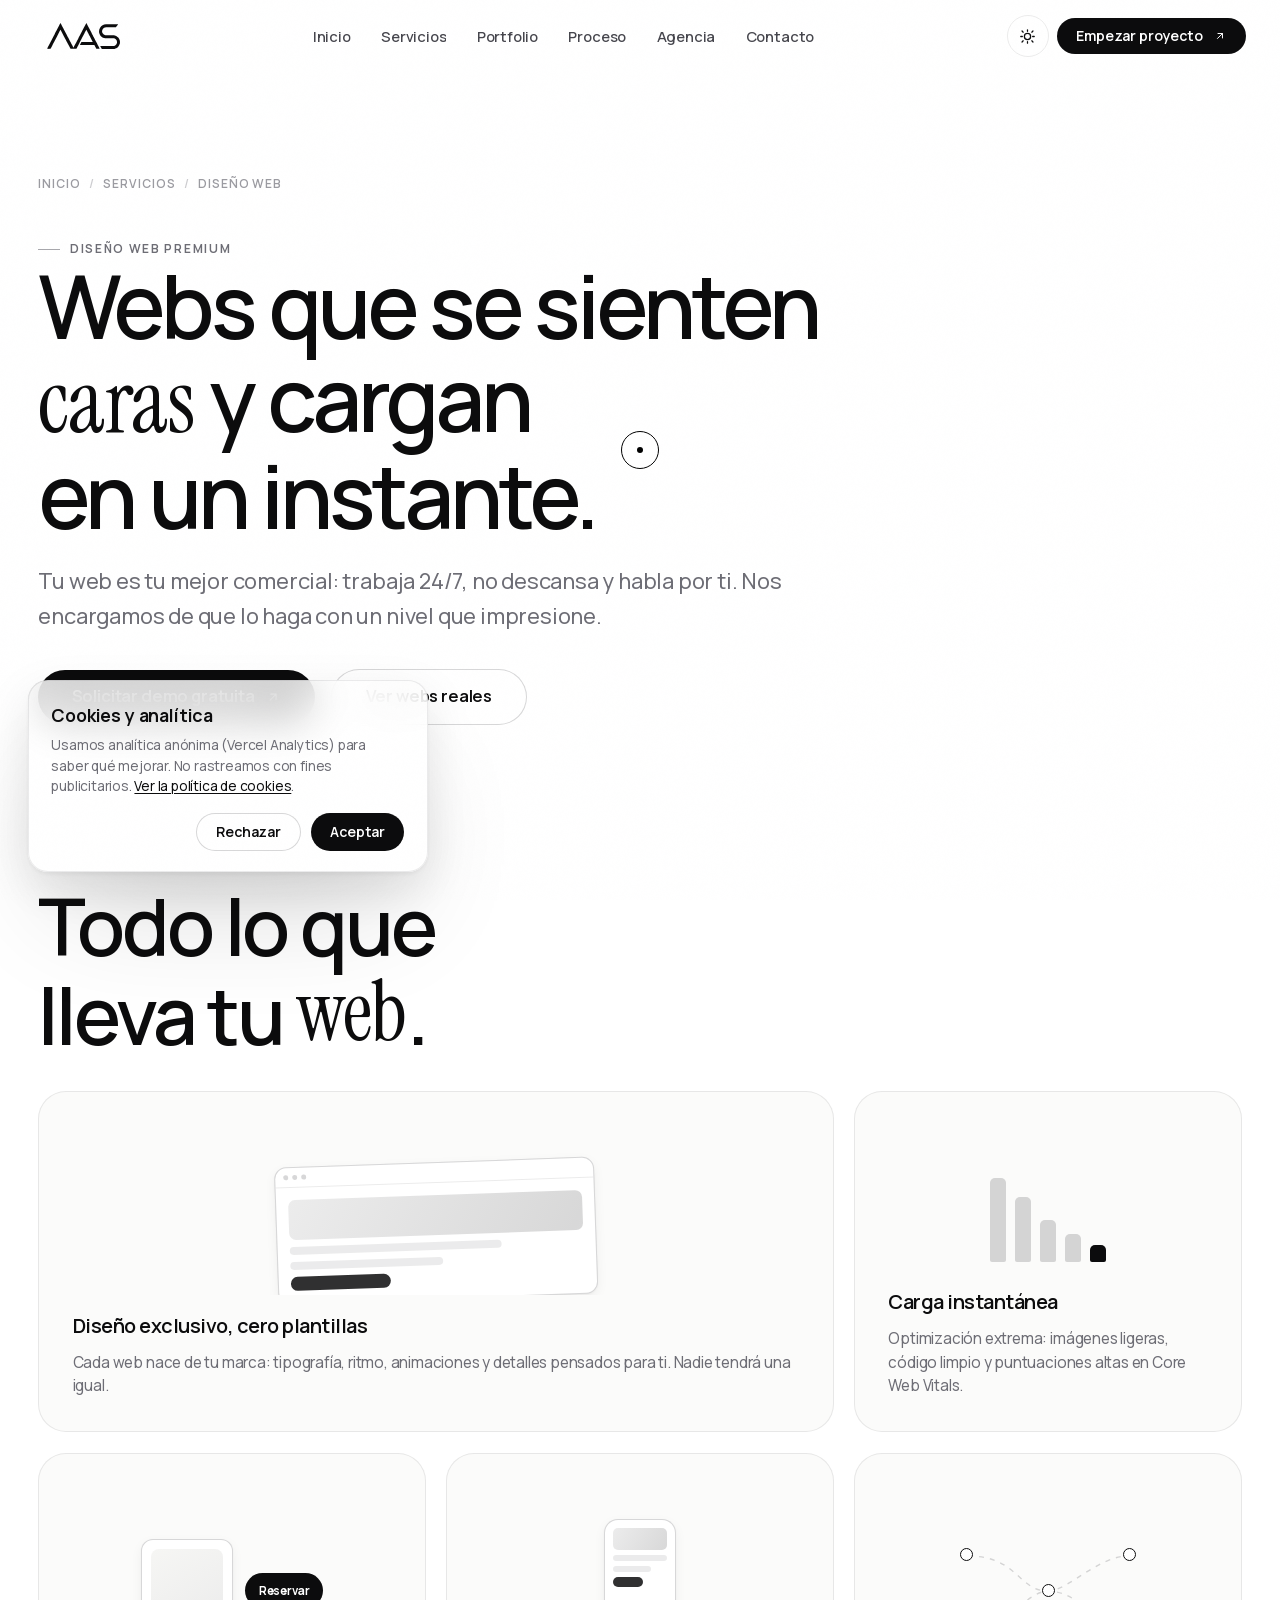
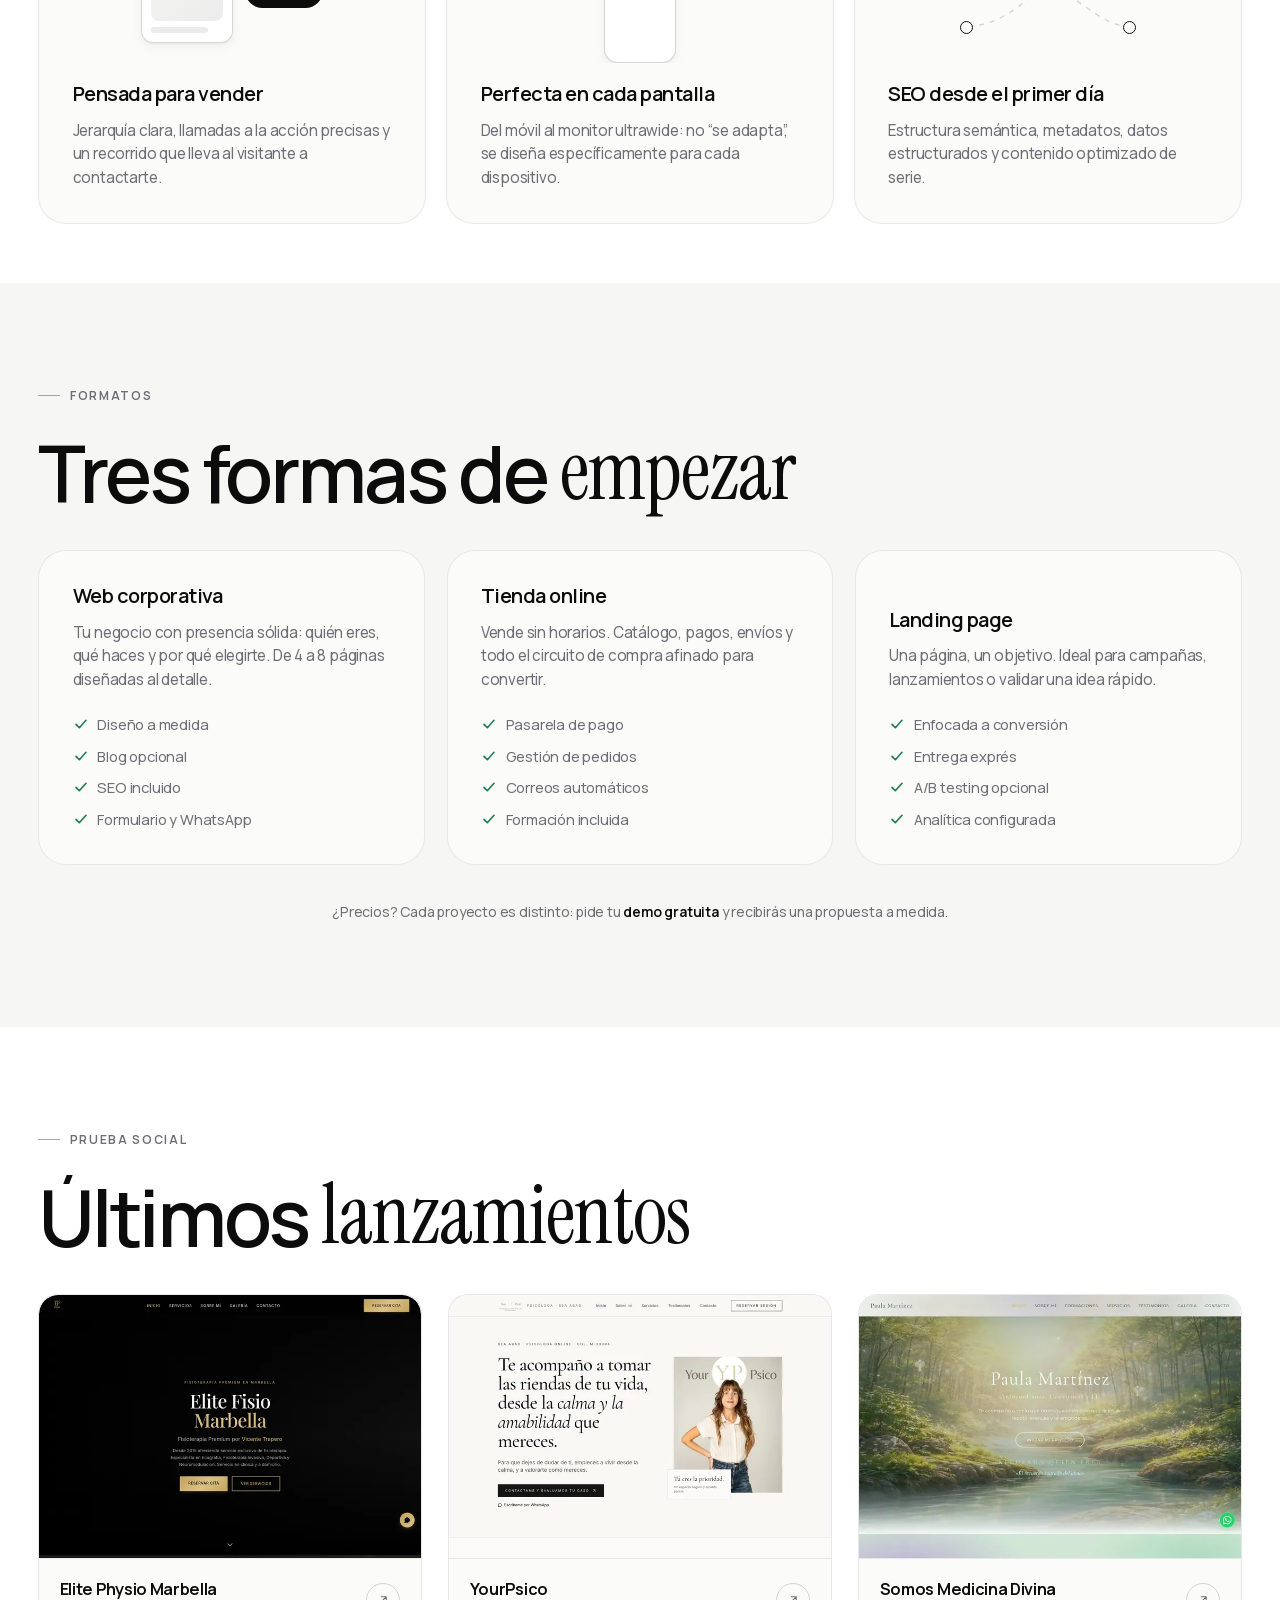
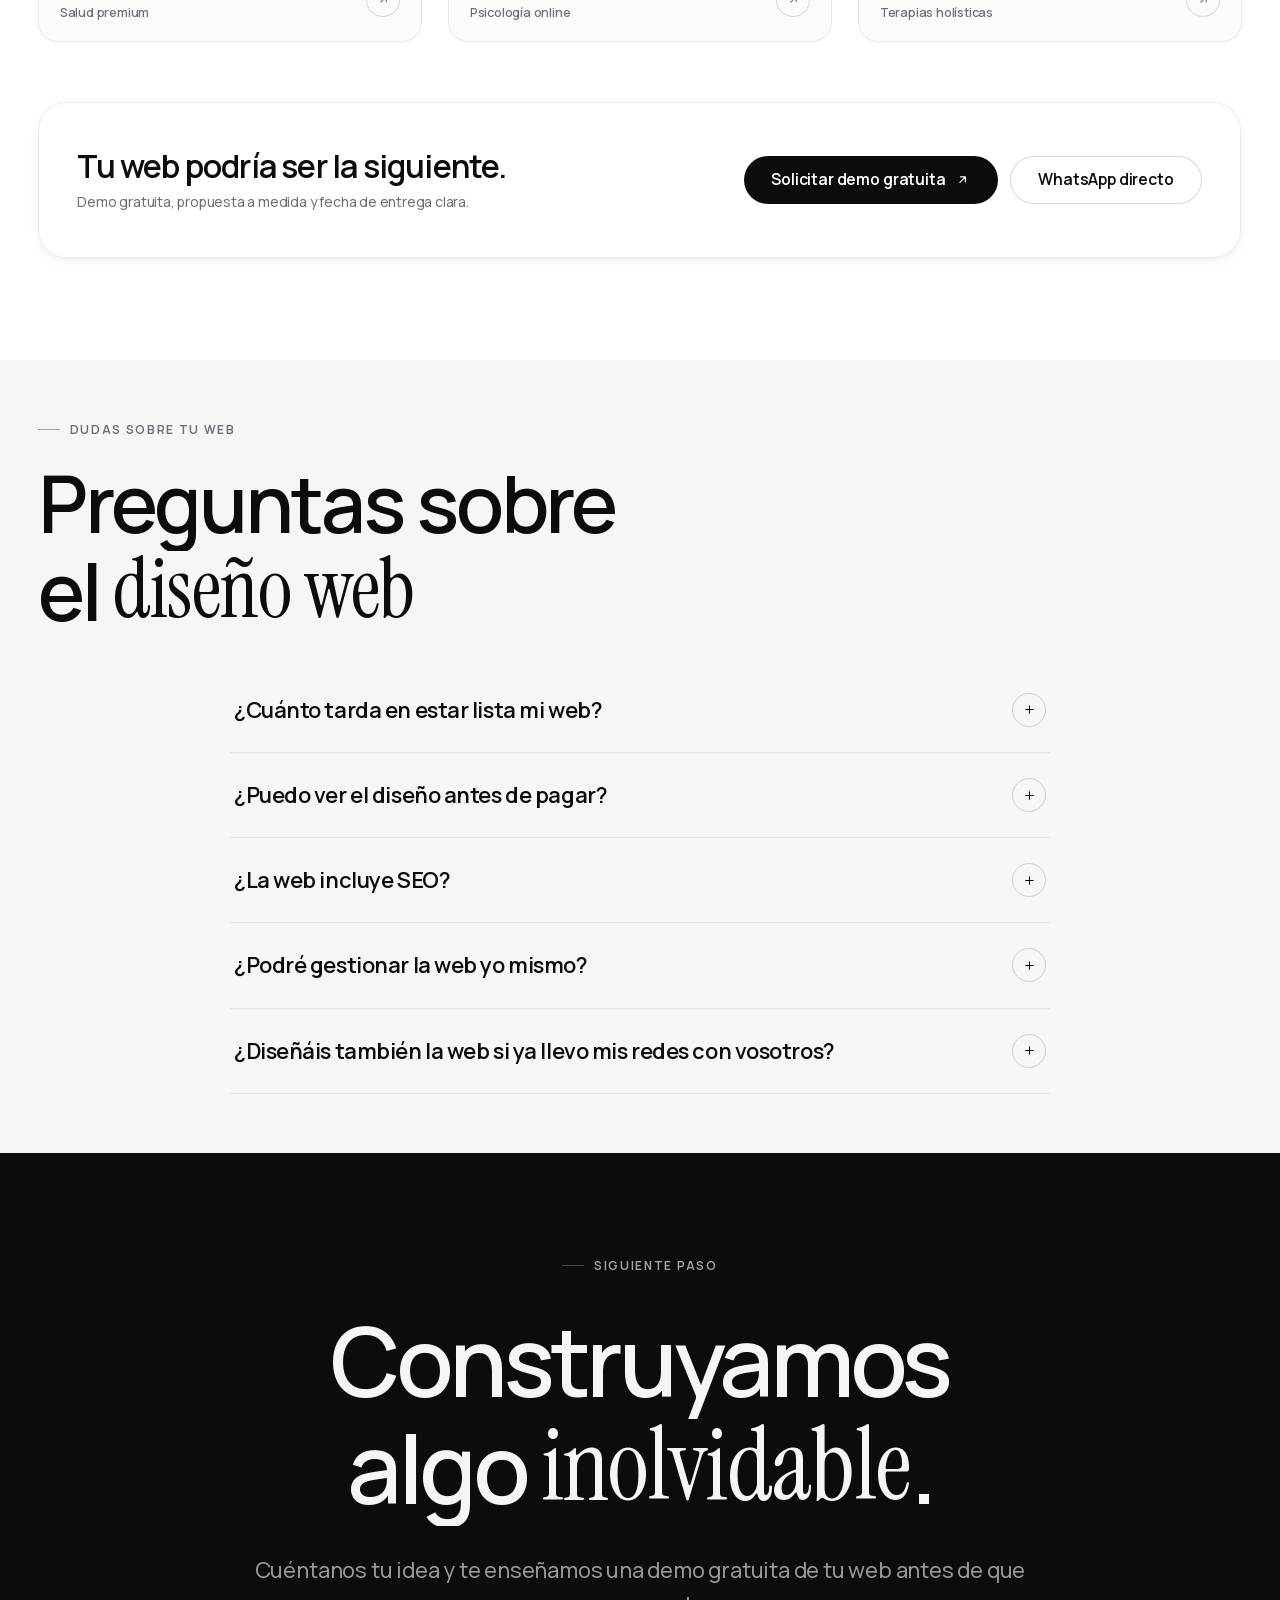
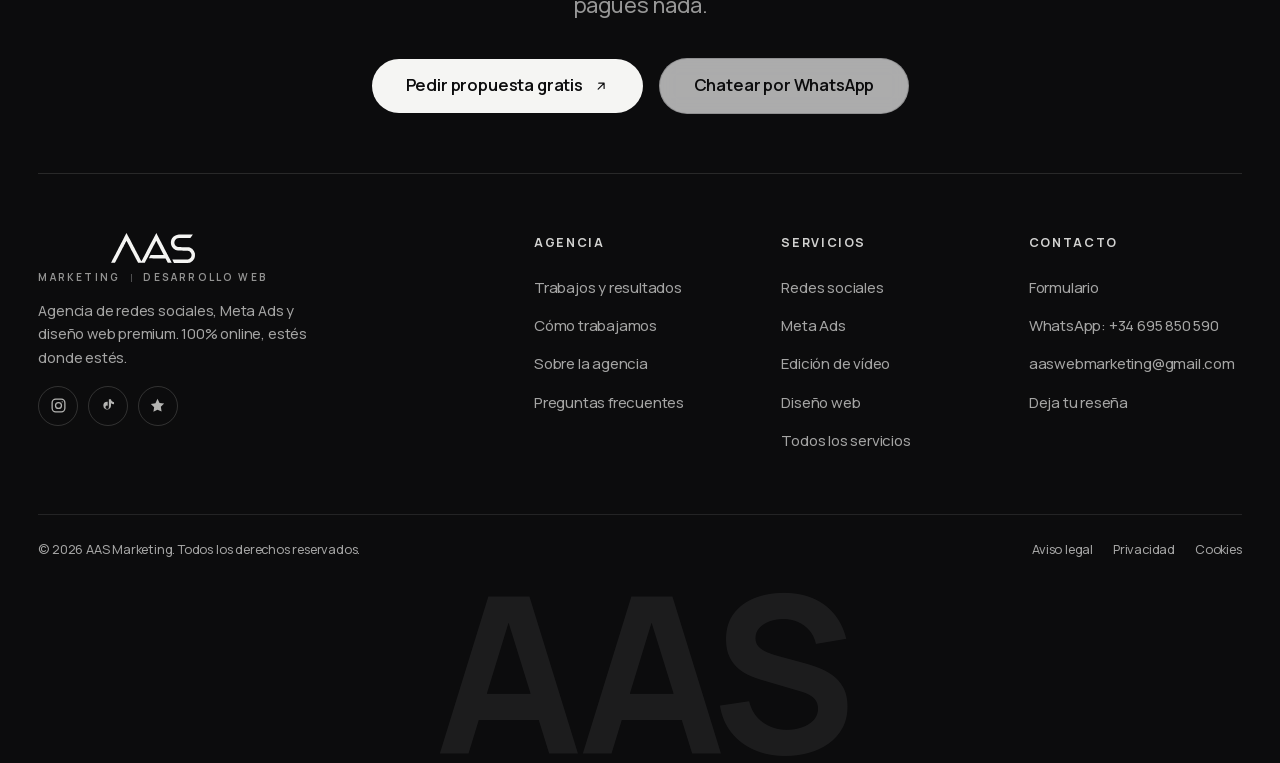
<file: servicios/diseno-web/index.html>
<!doctype html>
<html lang="es" data-theme="light">
<head>
  <meta charset="utf-8">
  <meta name="viewport" content="width=device-width, initial-scale=1">
  <title>Diseño web premium a medida | AAS Marketing</title>
  <meta name="description" content="Diseño web a medida: webs corporativas, tiendas online y landing pages rápidas, con SEO técnico incluido y demo gratuita antes de contratar.">
  <link rel="canonical" href="https://www.aasmarketing.com/servicios/diseno-web/">
  <meta name="theme-color" content="#ffffff">
  <meta name="author" content="AAS Marketing">
  <meta name="robots" content="index, follow, max-image-preview:large">
  <meta property="og:type" content="website">
  <meta property="og:site_name" content="AAS Marketing">
  <meta property="og:locale" content="es_ES">
  <meta property="og:title" content="Diseño web premium a medida | AAS Marketing">
  <meta property="og:description" content="Diseño web a medida: webs corporativas, tiendas online y landing pages rápidas, con SEO técnico incluido y demo gratuita antes de contratar.">
  <meta property="og:url" content="https://www.aasmarketing.com/servicios/diseno-web/">
  <meta property="og:image" content="https://www.aasmarketing.com/assets/img/og.jpg">
  <meta property="og:image:width" content="1200">
  <meta property="og:image:height" content="630">
  <meta property="og:image:alt" content="AAS Marketing · Diseño web premium y crecimiento digital">
  <meta name="twitter:card" content="summary_large_image">
  <meta name="twitter:title" content="Diseño web premium a medida | AAS Marketing">
  <meta name="twitter:description" content="Diseño web a medida: webs corporativas, tiendas online y landing pages rápidas, con SEO técnico incluido y demo gratuita antes de contratar.">
  <meta name="twitter:image" content="https://www.aasmarketing.com/assets/img/og.jpg">
  <link rel="icon" href="../../assets/img/favicon.svg" type="image/svg+xml">
  <link rel="icon" href="../../favicon.ico" sizes="any">
  <link rel="icon" type="image/png" sizes="16x16" href="../../assets/img/favicon-16x16.png">
  <link rel="icon" type="image/png" sizes="32x32" href="../../assets/img/favicon-32x32.png">
  <link rel="icon" type="image/png" sizes="192x192" href="../../assets/img/android-chrome-192x192.png">
  <link rel="apple-touch-icon" href="../../assets/img/apple-touch-icon.png">
  <link rel="manifest" href="../../site.webmanifest">
  <link rel="preload" href="../../assets/fonts/manrope-var-latin.woff2" as="font" type="font/woff2" crossorigin>
  <link rel="preload" href="../../assets/fonts/instrument-serif-italic-latin.woff2" as="font" type="font/woff2" crossorigin>
  <script>
    (function () {
      var d = document.documentElement;
      d.classList.add('js');
      try {
        var t = localStorage.getItem('aas_theme');
        if (!t) t = matchMedia('(prefers-color-scheme: dark)').matches ? 'dark' : 'light';
        d.dataset.theme = t;
        var m = document.querySelector('meta[name="theme-color"]');
        if (m && t === 'dark') m.setAttribute('content', '#0a0a0b');
      } catch (e) {}
    })();
  </script>
  <link rel="stylesheet" href="../../assets/css/main.css?v=4eb48fb9">
  <script type="module" src="../../assets/js/main.js?v=68c8ccdc"></script>
  <script type="application/ld+json">{"@context":"https://schema.org","@graph":[{"@type":"BreadcrumbList","itemListElement":[{"@type":"ListItem","position":1,"name":"Inicio","item":"https://www.aasmarketing.com/"},{"@type":"ListItem","position":2,"name":"Servicios","item":"https://www.aasmarketing.com/servicios/"},{"@type":"ListItem","position":3,"name":"Diseño web","item":"https://www.aasmarketing.com/servicios/diseno-web/"}]},{"@type":"Service","name":"Diseño web premium","provider":{"@id":"https://www.aasmarketing.com/#org"},"serviceType":"Diseño y desarrollo web","areaServed":"España","description":"Diseño de webs corporativas, tiendas online y landing pages a medida, con SEO y optimización de rendimiento."}]}</script>
</head>
<body>
  <a class="skip-link" href="#contenido">Saltar al contenido</a>
  <header class="nav">
    <div class="nav-inner">
      <a class="brand" href="../../" aria-label="AAS Marketing, ir al inicio"><span class="brand-mark" role="img" aria-label="AAS Marketing"></span></a>
      <nav aria-label="Principal">
        <ul class="nav-links">
          <li><a class="nav-link" href="../../">Inicio</a></li>
          <li><a class="nav-link" href="../../servicios/">Servicios</a></li>
          <li><a class="nav-link" href="../../portfolio/">Portfolio</a></li>
          <li><a class="nav-link" href="../../proceso/">Proceso</a></li>
          <li><a class="nav-link" href="../../agencia/">Agencia</a></li>
          <li><a class="nav-link" href="../../contacto/">Contacto</a></li>
        </ul>
      </nav>
      <div class="nav-actions">
        <button class="theme-toggle" type="button" aria-label="Cambiar entre modo claro y oscuro"><svg class="sun" width="24" height="24" viewBox="0 0 24 24" fill="none" stroke="currentColor" stroke-width="1.8" stroke-linecap="round" aria-hidden="true"><circle cx="12" cy="12" r="4.4"/><path d="M12 2.5v2.2m0 14.6v2.2M4.3 4.3l1.6 1.6m12.2 12.2 1.6 1.6M2.5 12h2.2m14.6 0h2.2M4.3 19.7l1.6-1.6M18.1 5.9l1.6-1.6"/></svg><svg class="moon" width="24" height="24" viewBox="0 0 24 24" fill="none" stroke="currentColor" stroke-width="1.8" stroke-linecap="round" stroke-linejoin="round" aria-hidden="true"><path d="M20.6 14.2A8.8 8.8 0 0 1 9.8 3.4a8.8 8.8 0 1 0 10.8 10.8Z"/></svg></button>
        <a class="btn btn-s btn-nav-cta" href="../../contacto/">Empezar proyecto <span class="arr"><svg width="24" height="24" viewBox="0 0 24 24" fill="none" stroke="currentColor" stroke-width="2" stroke-linecap="round" stroke-linejoin="round" aria-hidden="true"><path d="M7 17 17 7M8 7h9v9"/></svg></span></a>
        <button class="nav-burger" type="button" aria-expanded="false" aria-controls="menu-movil" aria-label="Abrir menú"><span></span></button>
      </div>
    </div>
  </header>
  <div class="mobile-menu" id="menu-movil">
    <nav aria-label="Menú móvil">
      <ul>
        <li><a class="mobile-link" href="../../"><span class="idx">01</span><span class="txt">Inicio</span></a></li>
        <li><a class="mobile-link" href="../../servicios/"><span class="idx">02</span><span class="txt">Servicios</span></a></li>
        <li><a class="mobile-link" href="../../portfolio/"><span class="idx">03</span><span class="txt">Portfolio</span></a></li>
        <li><a class="mobile-link" href="../../proceso/"><span class="idx">04</span><span class="txt">Proceso</span></a></li>
        <li><a class="mobile-link" href="../../agencia/"><span class="idx">05</span><span class="txt">Agencia</span></a></li>
        <li><a class="mobile-link" href="../../contacto/"><span class="idx">06</span><span class="txt">Contacto</span></a></li>
      </ul>
    </nav>
    <div class="mobile-foot">
      <a class="btn" href="../../contacto/">Empezar mi proyecto</a>
      <a class="btn btn-ghost" href="https://wa.me/34695850590?text=Hola%20AAS%20Marketing%2C%20he%20visto%20vuestra%20web%20y%20me%20interesa%20un%20proyecto.%20%C2%BFHablamos%3F" target="_blank" rel="noopener">Escribir por WhatsApp</a>
    </div>
  </div>
  <main id="contenido">
    <section class="page-hero">
      <div class="container">
        
      <nav class="breadcrumbs" aria-label="Migas de pan">
        <a href="../../">Inicio</a><span class="sep" aria-hidden="true">/</span>
        <a href="../../servicios/">Servicios</a><span class="sep" aria-hidden="true">/</span>
        <span aria-current="page">Diseño web</span>
      </nav>
        <p class="eyebrow">Diseño web premium</p>
        <h1>Webs que se sienten <em class="accent">caras</em> y cargan en un instante.</h1>
        <p class="lead">Tu web es tu mejor comercial: trabaja 24/7, no descansa y habla por ti. Nos encargamos de que lo haga con un nivel que impresione.</p>
        <div class="hero-cta" style="margin-top: var(--s-3)">
          <a class="btn btn-l" href="../../contacto/">Solicitar demo gratuita <span class="arr"><svg width="24" height="24" viewBox="0 0 24 24" fill="none" stroke="currentColor" stroke-width="2" stroke-linecap="round" stroke-linejoin="round" aria-hidden="true"><path d="M7 17 17 7M8 7h9v9"/></svg></span></a>
          <a class="btn btn-ghost btn-l" href="../../portfolio/">Ver webs reales</a>
        </div>
      </div>
    </section>

    <section class="section-tight">
      <div class="container">
        <div class="section-head">
          <p class="eyebrow" data-reveal>Qué incluye</p>
          <h2 data-split>Todo lo que lleva tu <em class="accent">web</em>.</h2>
        </div>
        <div class="bento" data-reveal-group>
          <article class="bento-cell is-wide">
            <div class="bento-viz"><div class="viz-browser" aria-hidden="true"><span class="vb-bar"><i></i><i></i><i></i></span><span class="vb-body"><span class="sk sk-hero"></span><span class="sk"></span><span class="sk"></span><span class="sk sk-cta"></span></span></div></div>
            <h3>Diseño exclusivo, cero plantillas</h3>
            <p>Cada web nace de tu marca: tipografía, ritmo, animaciones y detalles pensados para ti. Nadie tendrá una igual.</p>
          </article>
          <article class="bento-cell">
            <div class="bento-viz"><div class="viz-seo" aria-hidden="true"><i style="--h:88"></i><i style="--h:68"></i><i style="--h:44"></i><i style="--h:30"></i><i style="--h:18"></i></div></div>
            <h3>Carga instantánea</h3>
            <p>Optimización extrema: imágenes ligeras, código limpio y puntuaciones altas en Core Web Vitals.</p>
          </article>
          <article class="bento-cell">
            <div class="bento-viz"><div class="viz-shop" aria-hidden="true"><span class="prod"><span class="ph"></span><span class="ln"></span></span><span class="buy">Reservar</span></div></div>
            <h3>Pensada para vender</h3>
            <p>Jerarquía clara, llamadas a la acción precisas y un recorrido que lleva al visitante a contactarte.</p>
          </article>
          <article class="bento-cell">
            <div class="bento-viz" aria-hidden="true"><div style="width:72px;aspect-ratio:9/18;border:1.5px solid var(--line-strong);border-radius:14px;background:var(--bg);box-shadow:var(--shadow-s);display:grid;gap:5px;padding:8px;align-content:start"><span style="height:22px;border-radius:5px;background:linear-gradient(120deg,var(--line),var(--line-strong))"></span><span style="height:6px;border-radius:3px;background:var(--line)"></span><span style="height:6px;border-radius:3px;background:var(--line);width:70%"></span><span style="height:10px;width:55%;border-radius:5px;background:var(--ink);opacity:.85"></span></div></div>
            <h3>Perfecta en cada pantalla</h3>
            <p>Del móvil al monitor ultrawide: no “se adapta”, se diseña específicamente para cada dispositivo.</p>
          </article>
          <article class="bento-cell">
            <div class="bento-viz"><div class="viz-nodes" aria-hidden="true"><svg viewBox="0 0 200 110" preserveAspectRatio="none"><path d="M20 20 C 70 20, 70 55, 100 55 S 150 90, 180 90"/><path d="M20 90 C 60 90, 80 55, 100 55 S 150 20, 180 20"/></svg><i style="left:12px;top:12px"></i><i style="left:12px;bottom:12px"></i><i style="left:94px;top:48px"></i><i style="right:12px;top:12px"></i><i style="right:12px;bottom:12px"></i></div></div>
            <h3>SEO desde el primer día</h3>
            <p>Estructura semántica, metadatos, datos estructurados y contenido optimizado de serie.</p>
          </article>
        </div>
      </div>
    </section>

    <section class="section section-soft">
      <div class="container">
        <div class="section-head">
          <p class="eyebrow" data-reveal>Formatos</p>
          <h2 data-split>Tres formas de <em class="accent">empezar</em></h2>
        </div>
        <div class="grid-3" data-reveal-group>
          
          <article class="bento-cell" style="min-height:auto">
            <h3>Web corporativa</h3>
            <p>Tu negocio con presencia sólida: quién eres, qué haces y por qué elegirte. De 4 a 8 páginas diseñadas al detalle.</p>
            <ul role="list" style="display:grid;gap:.45rem;margin-top:.5rem">
              <li style="display:flex;gap:.55rem;align-items:center;font-size:.92rem;color:var(--ink-mute)"><span style="width:16px;height:16px;color:var(--ok)"><svg width="24" height="24" viewBox="0 0 24 24" fill="none" stroke="currentColor" stroke-width="2.4" stroke-linecap="round" stroke-linejoin="round" aria-hidden="true"><path d="m4.5 12.5 5 5 10-11"/></svg></span>Diseño a medida</li><li style="display:flex;gap:.55rem;align-items:center;font-size:.92rem;color:var(--ink-mute)"><span style="width:16px;height:16px;color:var(--ok)"><svg width="24" height="24" viewBox="0 0 24 24" fill="none" stroke="currentColor" stroke-width="2.4" stroke-linecap="round" stroke-linejoin="round" aria-hidden="true"><path d="m4.5 12.5 5 5 10-11"/></svg></span>Blog opcional</li><li style="display:flex;gap:.55rem;align-items:center;font-size:.92rem;color:var(--ink-mute)"><span style="width:16px;height:16px;color:var(--ok)"><svg width="24" height="24" viewBox="0 0 24 24" fill="none" stroke="currentColor" stroke-width="2.4" stroke-linecap="round" stroke-linejoin="round" aria-hidden="true"><path d="m4.5 12.5 5 5 10-11"/></svg></span>SEO incluido</li><li style="display:flex;gap:.55rem;align-items:center;font-size:.92rem;color:var(--ink-mute)"><span style="width:16px;height:16px;color:var(--ok)"><svg width="24" height="24" viewBox="0 0 24 24" fill="none" stroke="currentColor" stroke-width="2.4" stroke-linecap="round" stroke-linejoin="round" aria-hidden="true"><path d="m4.5 12.5 5 5 10-11"/></svg></span>Formulario y WhatsApp</li>
            </ul>
          </article>
          <article class="bento-cell" style="min-height:auto">
            <h3>Tienda online</h3>
            <p>Vende sin horarios. Catálogo, pagos, envíos y todo el circuito de compra afinado para convertir.</p>
            <ul role="list" style="display:grid;gap:.45rem;margin-top:.5rem">
              <li style="display:flex;gap:.55rem;align-items:center;font-size:.92rem;color:var(--ink-mute)"><span style="width:16px;height:16px;color:var(--ok)"><svg width="24" height="24" viewBox="0 0 24 24" fill="none" stroke="currentColor" stroke-width="2.4" stroke-linecap="round" stroke-linejoin="round" aria-hidden="true"><path d="m4.5 12.5 5 5 10-11"/></svg></span>Pasarela de pago</li><li style="display:flex;gap:.55rem;align-items:center;font-size:.92rem;color:var(--ink-mute)"><span style="width:16px;height:16px;color:var(--ok)"><svg width="24" height="24" viewBox="0 0 24 24" fill="none" stroke="currentColor" stroke-width="2.4" stroke-linecap="round" stroke-linejoin="round" aria-hidden="true"><path d="m4.5 12.5 5 5 10-11"/></svg></span>Gestión de pedidos</li><li style="display:flex;gap:.55rem;align-items:center;font-size:.92rem;color:var(--ink-mute)"><span style="width:16px;height:16px;color:var(--ok)"><svg width="24" height="24" viewBox="0 0 24 24" fill="none" stroke="currentColor" stroke-width="2.4" stroke-linecap="round" stroke-linejoin="round" aria-hidden="true"><path d="m4.5 12.5 5 5 10-11"/></svg></span>Correos automáticos</li><li style="display:flex;gap:.55rem;align-items:center;font-size:.92rem;color:var(--ink-mute)"><span style="width:16px;height:16px;color:var(--ok)"><svg width="24" height="24" viewBox="0 0 24 24" fill="none" stroke="currentColor" stroke-width="2.4" stroke-linecap="round" stroke-linejoin="round" aria-hidden="true"><path d="m4.5 12.5 5 5 10-11"/></svg></span>Formación incluida</li>
            </ul>
          </article>
          <article class="bento-cell" style="min-height:auto">
            <h3>Landing page</h3>
            <p>Una página, un objetivo. Ideal para campañas, lanzamientos o validar una idea rápido.</p>
            <ul role="list" style="display:grid;gap:.45rem;margin-top:.5rem">
              <li style="display:flex;gap:.55rem;align-items:center;font-size:.92rem;color:var(--ink-mute)"><span style="width:16px;height:16px;color:var(--ok)"><svg width="24" height="24" viewBox="0 0 24 24" fill="none" stroke="currentColor" stroke-width="2.4" stroke-linecap="round" stroke-linejoin="round" aria-hidden="true"><path d="m4.5 12.5 5 5 10-11"/></svg></span>Enfocada a conversión</li><li style="display:flex;gap:.55rem;align-items:center;font-size:.92rem;color:var(--ink-mute)"><span style="width:16px;height:16px;color:var(--ok)"><svg width="24" height="24" viewBox="0 0 24 24" fill="none" stroke="currentColor" stroke-width="2.4" stroke-linecap="round" stroke-linejoin="round" aria-hidden="true"><path d="m4.5 12.5 5 5 10-11"/></svg></span>Entrega exprés</li><li style="display:flex;gap:.55rem;align-items:center;font-size:.92rem;color:var(--ink-mute)"><span style="width:16px;height:16px;color:var(--ok)"><svg width="24" height="24" viewBox="0 0 24 24" fill="none" stroke="currentColor" stroke-width="2.4" stroke-linecap="round" stroke-linejoin="round" aria-hidden="true"><path d="m4.5 12.5 5 5 10-11"/></svg></span>A/B testing opcional</li><li style="display:flex;gap:.55rem;align-items:center;font-size:.92rem;color:var(--ink-mute)"><span style="width:16px;height:16px;color:var(--ok)"><svg width="24" height="24" viewBox="0 0 24 24" fill="none" stroke="currentColor" stroke-width="2.4" stroke-linecap="round" stroke-linejoin="round" aria-hidden="true"><path d="m4.5 12.5 5 5 10-11"/></svg></span>Analítica configurada</li>
            </ul>
          </article>
        </div>
        <p class="small" style="text-align:center;margin-top:var(--s-3)" data-reveal>¿Precios? Cada proyecto es distinto: pide tu <a class="link-draw" href="../../contacto/">demo gratuita</a> y recibirás una propuesta a medida.</p>
      </div>
    </section>

    <section class="section">
      <div class="container">
        <div class="section-head">
          <p class="eyebrow" data-reveal>Prueba social</p>
          <h2 data-split>Últimos <em class="accent">lanzamientos</em></h2>
        </div>
        <div class="work-grid" data-reveal-group>
          
        <a class="work-card" data-tilt="6" href="https://elitephysiomarbella.com/" target="_blank" rel="noopener" data-cursor-label="Ver web ↗" aria-label="Visitar Elite Physio Marbella (se abre en pestaña nueva)">
          <span class="wc-media"><img src="../../assets/img/work/elitephysio-tall.webp" srcset="../../assets/img/work/elitephysio-tall-720.webp 720w, ../../assets/img/work/elitephysio-tall.webp 1100w" sizes="(max-width: 1024px) 92vw, 600px" alt="Captura de la web Elite Physio Marbella" loading="lazy" decoding="async" width="1100" height="1834"></span>
          <span class="wc-info">
            <span><strong>Elite Physio Marbella</strong><br><span>Salud premium</span></span>
            <span class="wc-arrow"><svg width="24" height="24" viewBox="0 0 24 24" fill="none" stroke="currentColor" stroke-width="2" stroke-linecap="round" stroke-linejoin="round" aria-hidden="true"><path d="M7 17 17 7M8 7h9v9"/></svg></span>
          </span>
        </a>
        <a class="work-card" data-tilt="6" href="https://www.yourpsico.com/" target="_blank" rel="noopener" data-cursor-label="Ver web ↗" aria-label="Visitar YourPsico (se abre en pestaña nueva)">
          <span class="wc-media"><img src="../../assets/img/work/yourpsico-tall.webp" srcset="../../assets/img/work/yourpsico-tall-720.webp 720w, ../../assets/img/work/yourpsico-tall.webp 1100w" sizes="(max-width: 1024px) 92vw, 600px" alt="Captura de la web YourPsico" loading="lazy" decoding="async" width="1100" height="1834"></span>
          <span class="wc-info">
            <span><strong>YourPsico</strong><br><span>Psicología online</span></span>
            <span class="wc-arrow"><svg width="24" height="24" viewBox="0 0 24 24" fill="none" stroke="currentColor" stroke-width="2" stroke-linecap="round" stroke-linejoin="round" aria-hidden="true"><path d="M7 17 17 7M8 7h9v9"/></svg></span>
          </span>
        </a>
        <a class="work-card" data-tilt="6" href="https://www.somosmedicinadivina.com/" target="_blank" rel="noopener" data-cursor-label="Ver web ↗" aria-label="Visitar Somos Medicina Divina (se abre en pestaña nueva)">
          <span class="wc-media"><img src="../../assets/img/work/medicinadivina-tall.webp" srcset="../../assets/img/work/medicinadivina-tall-720.webp 720w, ../../assets/img/work/medicinadivina-tall.webp 1100w" sizes="(max-width: 1024px) 92vw, 600px" alt="Captura de la web Somos Medicina Divina" loading="lazy" decoding="async" width="1100" height="1834"></span>
          <span class="wc-info">
            <span><strong>Somos Medicina Divina</strong><br><span>Terapias holísticas</span></span>
            <span class="wc-arrow"><svg width="24" height="24" viewBox="0 0 24 24" fill="none" stroke="currentColor" stroke-width="2" stroke-linecap="round" stroke-linejoin="round" aria-hidden="true"><path d="M7 17 17 7M8 7h9v9"/></svg></span>
          </span>
        </a>
        </div>
        <div style="margin-top: var(--s-4)">
        
      <div class="mid-cta" data-reveal>
        <div>
          <h3>Tu web podría ser la siguiente.</h3>
          <p class="small">Demo gratuita, propuesta a medida y fecha de entrega clara.</p>
        </div>
        <div class="cta-buttons">
          <a class="btn" href="../../contacto/">Solicitar demo gratuita <span class="arr"><svg width="24" height="24" viewBox="0 0 24 24" fill="none" stroke="currentColor" stroke-width="2" stroke-linecap="round" stroke-linejoin="round" aria-hidden="true"><path d="M7 17 17 7M8 7h9v9"/></svg></span></a>
          <a class="btn btn-ghost" href="https://wa.me/34695850590?text=Hola%20AAS%20Marketing%2C%20he%20visto%20vuestra%20web%20y%20me%20interesa%20un%20proyecto.%20%C2%BFHablamos%3F" target="_blank" rel="noopener">WhatsApp directo</a>
        </div>
      </div>
        </div>
      </div>
    </section>
    <section class="section-tight section-soft">
      <div class="container">
        <div class="section-head">
          <p class="eyebrow" data-reveal>Dudas sobre tu web</p>
          <h2 data-split>Preguntas sobre el <em class="accent">diseño web</em></h2>
        </div>
        <div class="faq">
          <div class="faq-item">
            <div class="faq-h"><button class="faq-q" type="button" aria-expanded="false">¿Cuánto tarda en estar lista mi web?<span class="faq-ico"><svg width="24" height="24" viewBox="0 0 24 24" fill="none" stroke="currentColor" stroke-width="2" stroke-linecap="round" aria-hidden="true"><path d="M12 5v14M5 12h14"/></svg></span></button></div>
            <div class="faq-a"><div><p>Si tienes claro lo que quieres (textos, marca y algunas referencias), tu web puede estar publicada en un máximo de 72 horas. Las tiendas online grandes llevan algo más, siempre con un calendario cerrado desde el primer día.</p></div></div>
          </div>
          <div class="faq-item">
            <div class="faq-h"><button class="faq-q" type="button" aria-expanded="false">¿Puedo ver el diseño antes de pagar?<span class="faq-ico"><svg width="24" height="24" viewBox="0 0 24 24" fill="none" stroke="currentColor" stroke-width="2" stroke-linecap="round" aria-hidden="true"><path d="M12 5v14M5 12h14"/></svg></span></button></div>
            <div class="faq-a"><div><p>Sí. Preparamos una demo gratuita con el diseño real de tu página y tu marca. Solo seguimos adelante si te convence al 100%; si no, no pierdes nada.</p></div></div>
          </div>
          <div class="faq-item">
            <div class="faq-h"><button class="faq-q" type="button" aria-expanded="false">¿La web incluye SEO?<span class="faq-ico"><svg width="24" height="24" viewBox="0 0 24 24" fill="none" stroke="currentColor" stroke-width="2" stroke-linecap="round" aria-hidden="true"><path d="M12 5v14M5 12h14"/></svg></span></button></div>
            <div class="faq-a"><div><p>Sí. Todas nuestras webs salen con SEO técnico de serie: carga rápida, estructura de encabezados correcta, metadatos, datos estructurados, sitemap y versión móvil impecable.</p></div></div>
          </div>
          <div class="faq-item">
            <div class="faq-h"><button class="faq-q" type="button" aria-expanded="false">¿Podré gestionar la web yo mismo?<span class="faq-ico"><svg width="24" height="24" viewBox="0 0 24 24" fill="none" stroke="currentColor" stroke-width="2" stroke-linecap="round" aria-hidden="true"><path d="M12 5v14M5 12h14"/></svg></span></button></div>
            <div class="faq-a"><div><p>Sí. Te enseñamos a actualizar textos, fotos y productos, y si lo prefieres nos encargamos nosotros del mantenimiento para que no tengas que preocuparte de nada.</p></div></div>
          </div>
          <div class="faq-item">
            <div class="faq-h"><button class="faq-q" type="button" aria-expanded="false">¿Diseñáis también la web si ya llevo mis redes con vosotros?<span class="faq-ico"><svg width="24" height="24" viewBox="0 0 24 24" fill="none" stroke="currentColor" stroke-width="2" stroke-linecap="round" aria-hidden="true"><path d="M12 5v14M5 12h14"/></svg></span></button></div>
            <div class="faq-a"><div><p>Es lo ideal: la web y las redes sociales trabajan juntas. Tus campañas de Meta Ads y tus reels llevan tráfico a una web pensada para convertir esas visitas en clientes.</p></div></div>
          </div>
        </div>
      </div>
    </section>
  </main>
  <footer class="footer">
    <div class="container footer-cta">
      <p class="eyebrow" style="color:inherit">Siguiente paso</p>
      <h2 data-split>Construyamos algo <em class="accent">inolvidable</em>.</h2>
      <p class="lead">Cuéntanos tu idea y te enseñamos una demo gratuita de tu web antes de que pagues nada.</p>
      <div class="hero-cta" data-reveal-group>
        <a class="btn btn-inverse btn-l" href="../../contacto/">Pedir propuesta gratis <span class="arr"><svg width="24" height="24" viewBox="0 0 24 24" fill="none" stroke="currentColor" stroke-width="2" stroke-linecap="round" stroke-linejoin="round" aria-hidden="true"><path d="M7 17 17 7M8 7h9v9"/></svg></span></a>
        <a class="btn btn-ghost btn-l" href="https://wa.me/34695850590?text=Hola%20AAS%20Marketing%2C%20he%20visto%20vuestra%20web%20y%20me%20interesa%20un%20proyecto.%20%C2%BFHablamos%3F" target="_blank" rel="noopener">Chatear por WhatsApp</a>
      </div>
    </div>
    <div class="footer-main">
      <div class="footer-brand">
        <a class="brand" href="../../" aria-label="AAS Marketing, ir al inicio"><span class="brand-lockup">
        <span class="brand-mark" role="img" aria-label="AAS Marketing"></span>
        <span class="brand-tagline" aria-hidden="true">Marketing<span class="sep"></span>Desarrollo Web</span>
      </span></a>
        <p>Agencia de redes sociales, Meta Ads y diseño web premium. 100% online, estés donde estés.</p>
        <div class="footer-social">
          <a href="https://www.instagram.com/aas_webmarketing/" target="_blank" rel="noopener" aria-label="Instagram"><svg width="24" height="24" viewBox="0 0 24 24" fill="none" stroke="currentColor" stroke-width="1.8" stroke-linecap="round" aria-hidden="true"><rect x="3" y="3" width="18" height="18" rx="5"/><circle cx="12" cy="12" r="4.2"/><circle cx="17.2" cy="6.8" r="0.9" fill="currentColor" stroke="none"/></svg></a>
          <a href="https://www.tiktok.com/@aas_webmarketing?lang=es-419" target="_blank" rel="noopener" aria-label="TikTok"><svg width="24" height="24" viewBox="0 0 24 24" fill="currentColor" aria-hidden="true"><path d="M16.6 5.82A4.28 4.28 0 0 1 15.54 3h-3.02v11.67a2.4 2.4 0 0 1-2.4 2.33 2.4 2.4 0 0 1-2.4-2.4 2.4 2.4 0 0 1 3.14-2.29V6.86a5.6 5.6 0 0 0-.74-.05 5.4 5.4 0 0 0-5.42 5.4 5.4 5.4 0 0 0 9.28 3.78c1-1 1.56-2.35 1.56-3.76V8.9a7.29 7.29 0 0 0 4.26 1.36V7.24a4.28 4.28 0 0 1-3.2-1.42Z"/></svg></a>
          <a href="https://share.google/XqEnxlBCnqPrfpFHi" target="_blank" rel="noopener" aria-label="Reseñas en Google"><svg width="24" height="24" viewBox="0 0 24 24" fill="currentColor" aria-hidden="true"><path d="M12 2.5l2.9 5.88 6.49.95-4.7 4.58 1.11 6.46L12 17.85l-5.8 3.05 1.1-6.46-4.69-4.58 6.49-.95L12 2.5Z"/></svg></a>
        </div>
      </div>
      <nav aria-label="Páginas">
        <p class="footer-h">Agencia</p>
        <ul>
          <li><a href="../../portfolio/">Trabajos y resultados</a></li>
          <li><a href="../../proceso/">Cómo trabajamos</a></li>
          <li><a href="../../agencia/">Sobre la agencia</a></li>
          <li><a href="../../faq/">Preguntas frecuentes</a></li>
        </ul>
      </nav>
      <nav aria-label="Servicios">
        <p class="footer-h">Servicios</p>
        <ul>
          <li><a href="../../servicios/redes-sociales/">Redes sociales</a></li>
          <li><a href="../../servicios/redes-sociales/#meta-ads">Meta Ads</a></li>
          <li><a href="../../servicios/redes-sociales/#edicion-video">Edición de vídeo</a></li>
          <li><a href="../../servicios/diseno-web/">Diseño web</a></li>
          <li><a href="../../servicios/">Todos los servicios</a></li>
        </ul>
      </nav>
      <nav aria-label="Contacto">
        <p class="footer-h">Contacto</p>
        <ul>
          <li><a href="../../contacto/">Formulario</a></li>
          <li><a href="https://wa.me/34695850590?text=Hola%20AAS%20Marketing%2C%20he%20visto%20vuestra%20web%20y%20me%20interesa%20un%20proyecto.%20%C2%BFHablamos%3F" target="_blank" rel="noopener">WhatsApp: +34 695 850 590</a></li>
          <li><a href="mailto:aaswebmarketing@gmail.com">aaswebmarketing@gmail.com</a></li>
          <li><a href="https://share.google/XqEnxlBCnqPrfpFHi" target="_blank" rel="noopener">Deja tu reseña</a></li>
        </ul>
      </nav>
    </div>
    <div class="footer-bottom">
      <p>© <span data-year>2026</span> AAS Marketing. Todos los derechos reservados.</p>
      <div class="legal-links">
        <a href="../../aviso-legal/">Aviso legal</a>
        <a href="../../privacidad/">Privacidad</a>
        <a href="../../cookies/">Cookies</a>
      </div>
    </div>
    <span class="footer-word" aria-hidden="true">AAS</span>
  </footer>
  
  <a class="wa-float" href="https://wa.me/34695850590?text=Hola%20AAS%20Marketing%2C%20he%20visto%20vuestra%20web%20y%20me%20interesa%20un%20proyecto.%20%C2%BFHablamos%3F" target="_blank" rel="noopener" aria-label="Escribir por WhatsApp a AAS Marketing">
    <svg width="24" height="24" viewBox="0 0 24 24" fill="currentColor" aria-hidden="true"><path d="M12.04 2a9.9 9.9 0 0 0-8.44 15.12L2.1 21.9l4.9-1.46A9.9 9.9 0 1 0 12.04 2Zm0 18.02a8.1 8.1 0 0 1-4.13-1.13l-.3-.18-2.9.86.87-2.83-.2-.3a8.12 8.12 0 1 1 6.66 3.58Zm4.45-6.08c-.24-.12-1.44-.71-1.66-.79-.22-.08-.39-.12-.55.12-.16.24-.63.79-.77.95-.14.16-.28.18-.52.06a6.63 6.63 0 0 1-3.31-2.9c-.25-.43.25-.4.71-1.33.08-.16.04-.3-.02-.42-.06-.12-.55-1.32-.75-1.81-.2-.48-.4-.41-.55-.42h-.47c-.16 0-.42.06-.64.3-.22.24-.84.82-.84 2s.86 2.32.98 2.48c.12.16 1.7 2.6 4.11 3.64.57.25 1.02.4 1.37.51.58.18 1.1.16 1.51.1.46-.07 1.44-.59 1.64-1.16.2-.57.2-1.05.14-1.16-.06-.1-.22-.16-.46-.28Z"/></svg>
    <span class="wa-tip">¿Hablamos? Respondemos en el día</span>
  </a>
  
  <div class="cookie-banner" id="cookie-banner" role="dialog" aria-labelledby="ck-title" aria-describedby="ck-desc" hidden>
    <div class="ck-body">
      <strong id="ck-title">Cookies y analítica</strong>
      <p id="ck-desc">Usamos analítica anónima (Vercel Analytics) para saber qué mejorar. No rastreamos con fines publicitarios. <a href="../../cookies/">Ver la política de cookies</a>.</p>
    </div>
    <div class="ck-actions">
      <button class="btn btn-ghost btn-s" type="button" data-ck="reject">Rechazar</button>
      <button class="btn btn-s" type="button" data-ck="accept">Aceptar</button>
    </div>
  </div>
</body>
</html>
</file>
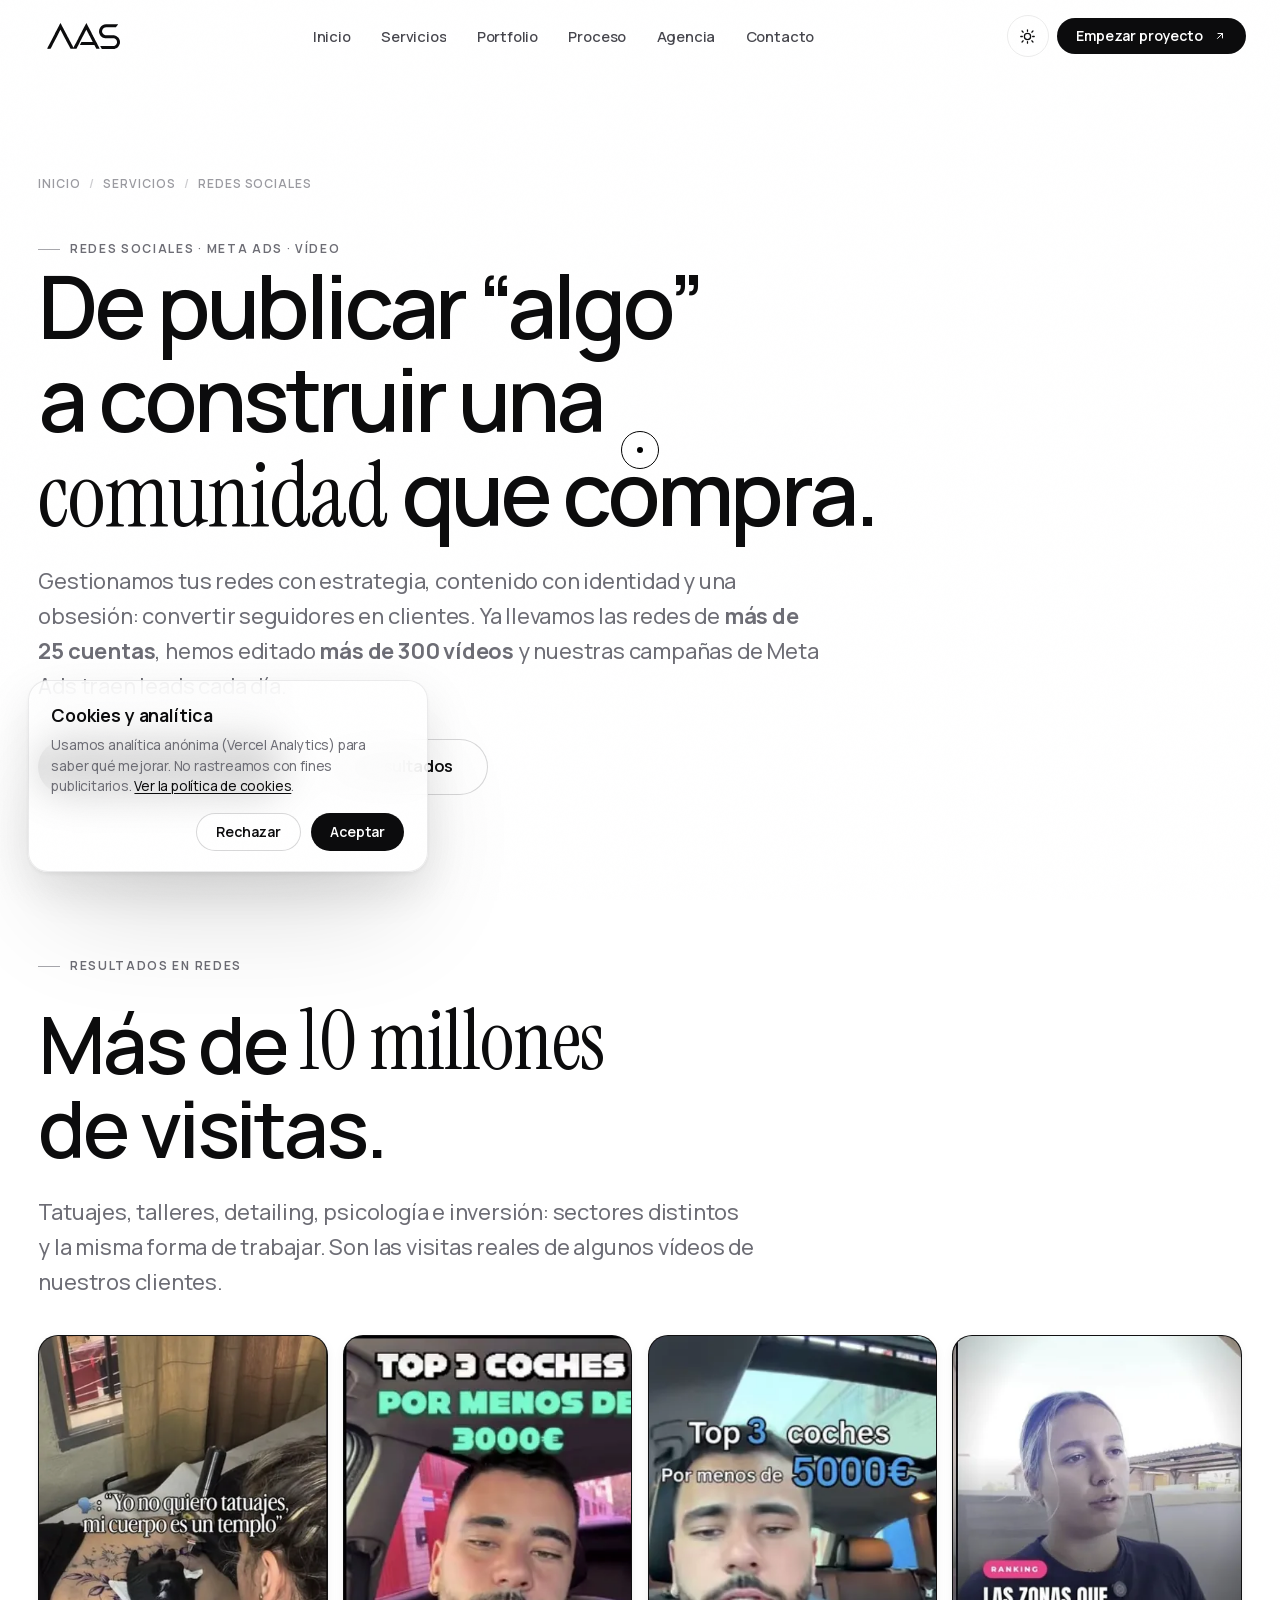
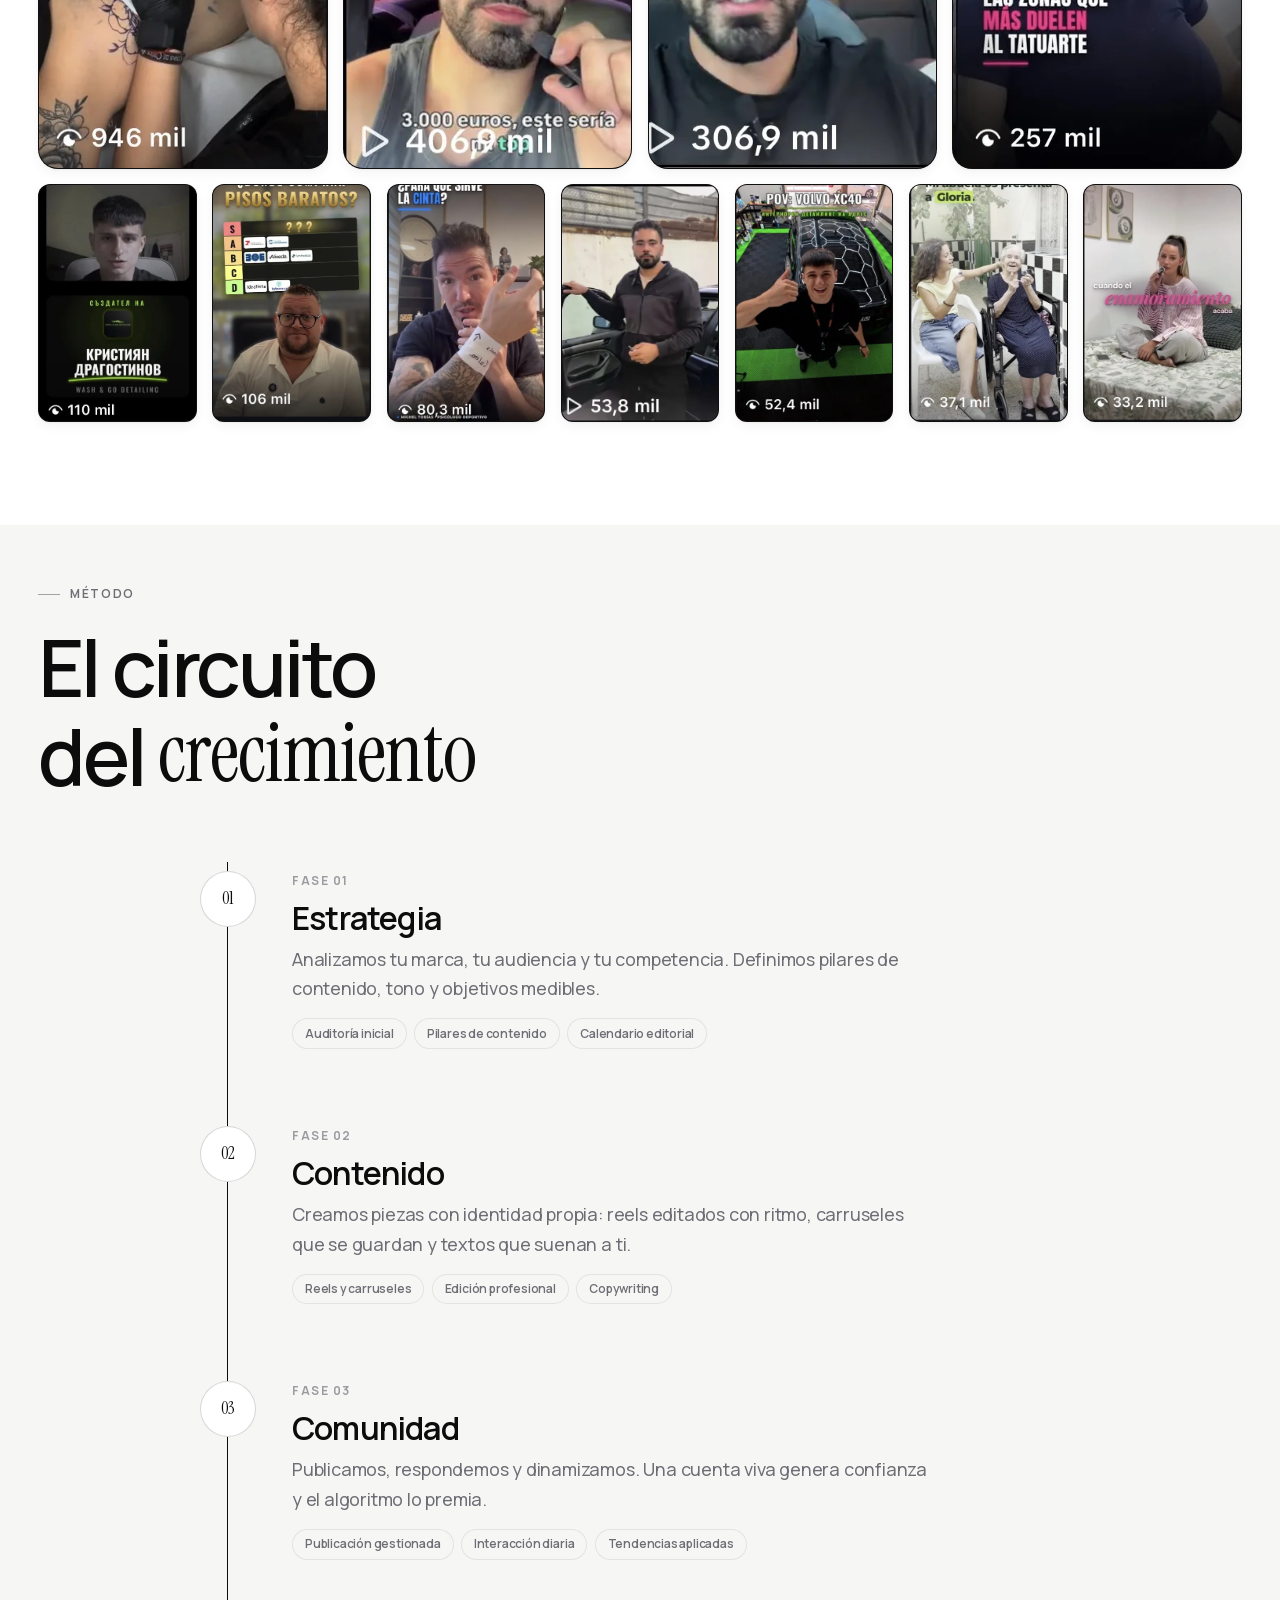
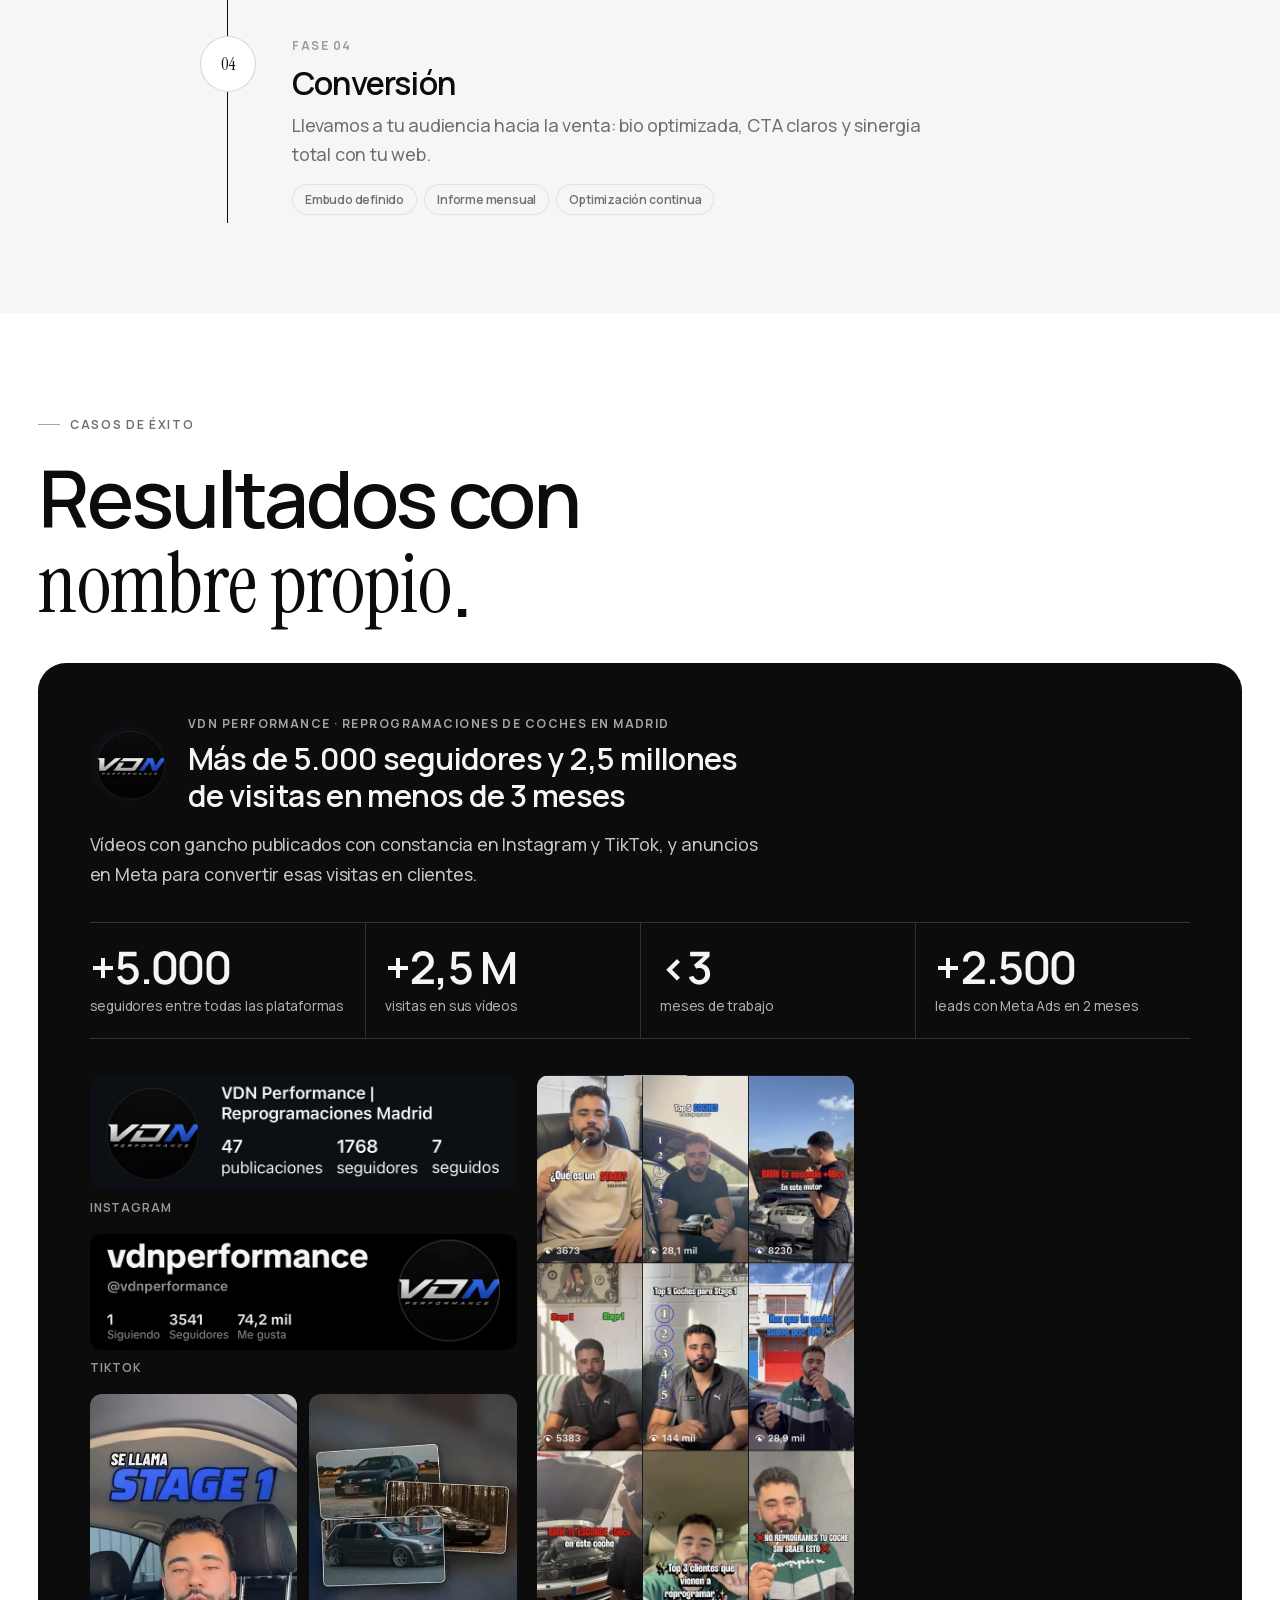
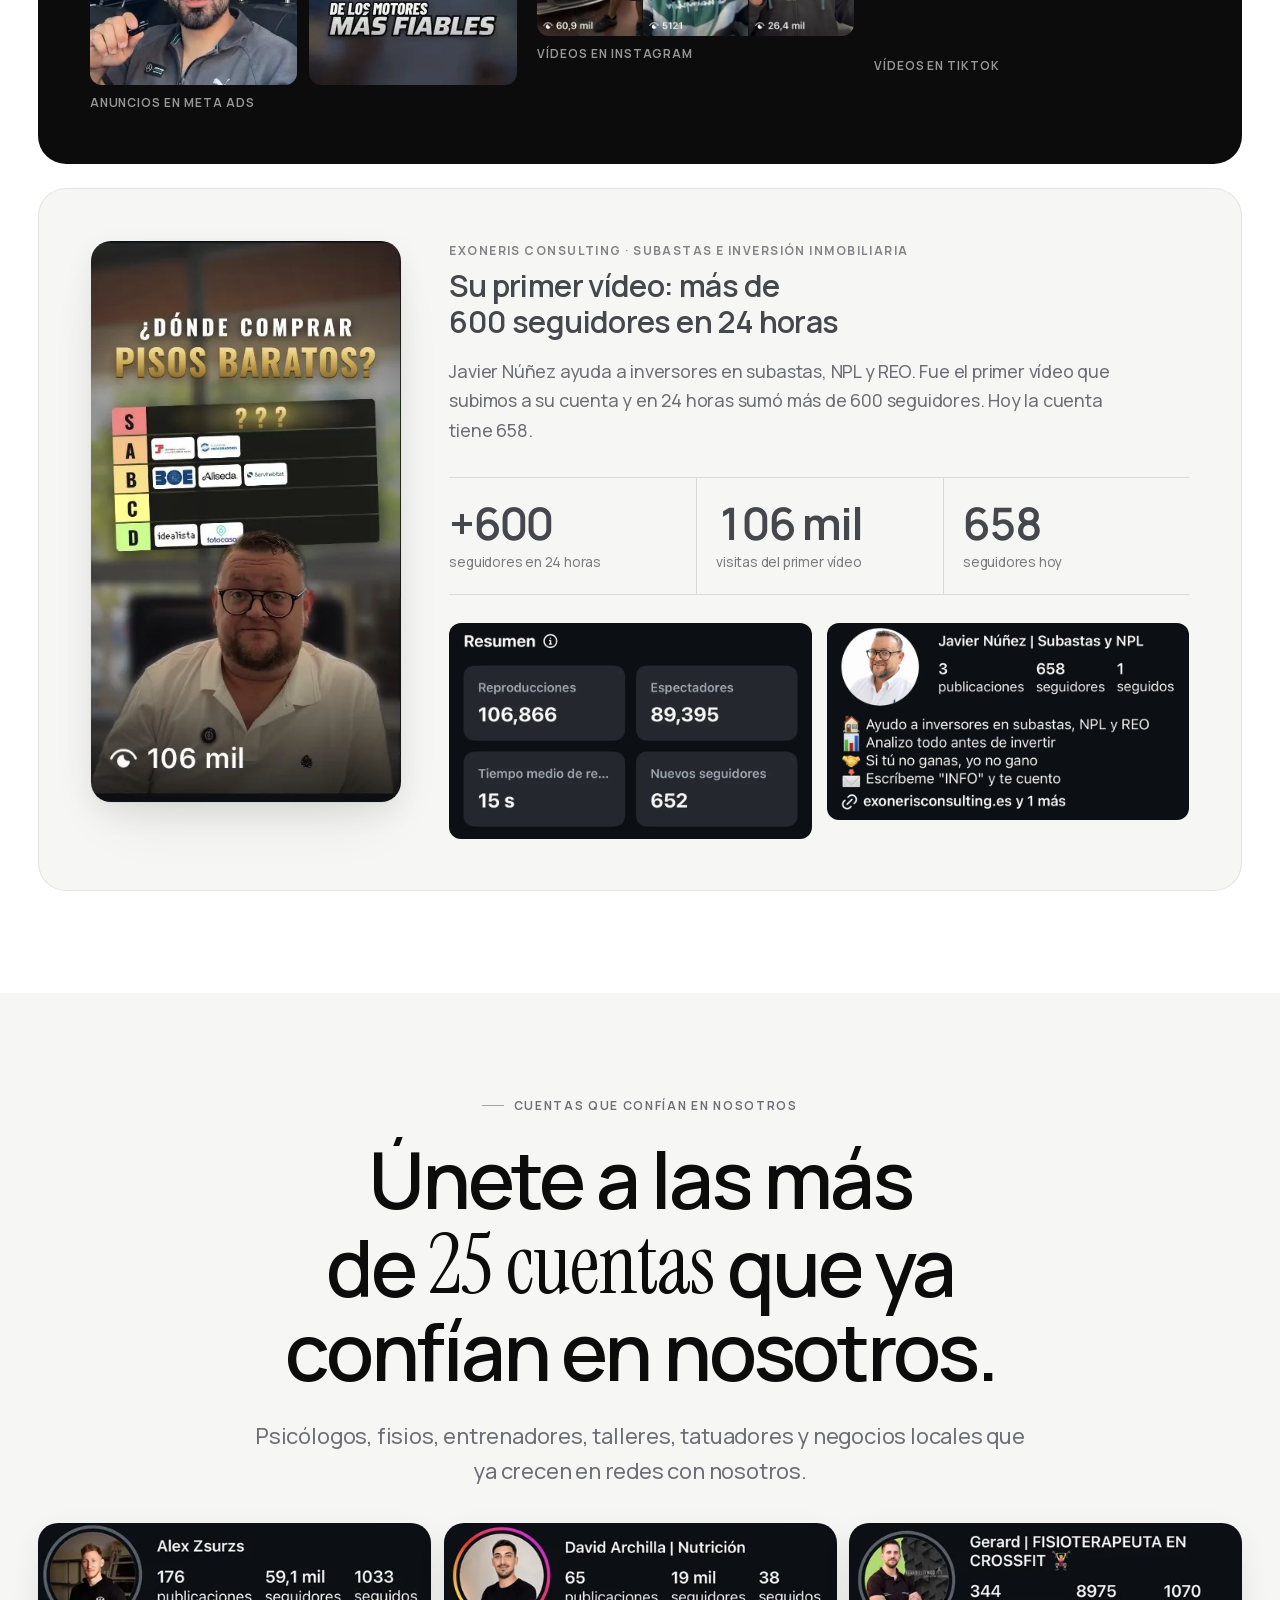
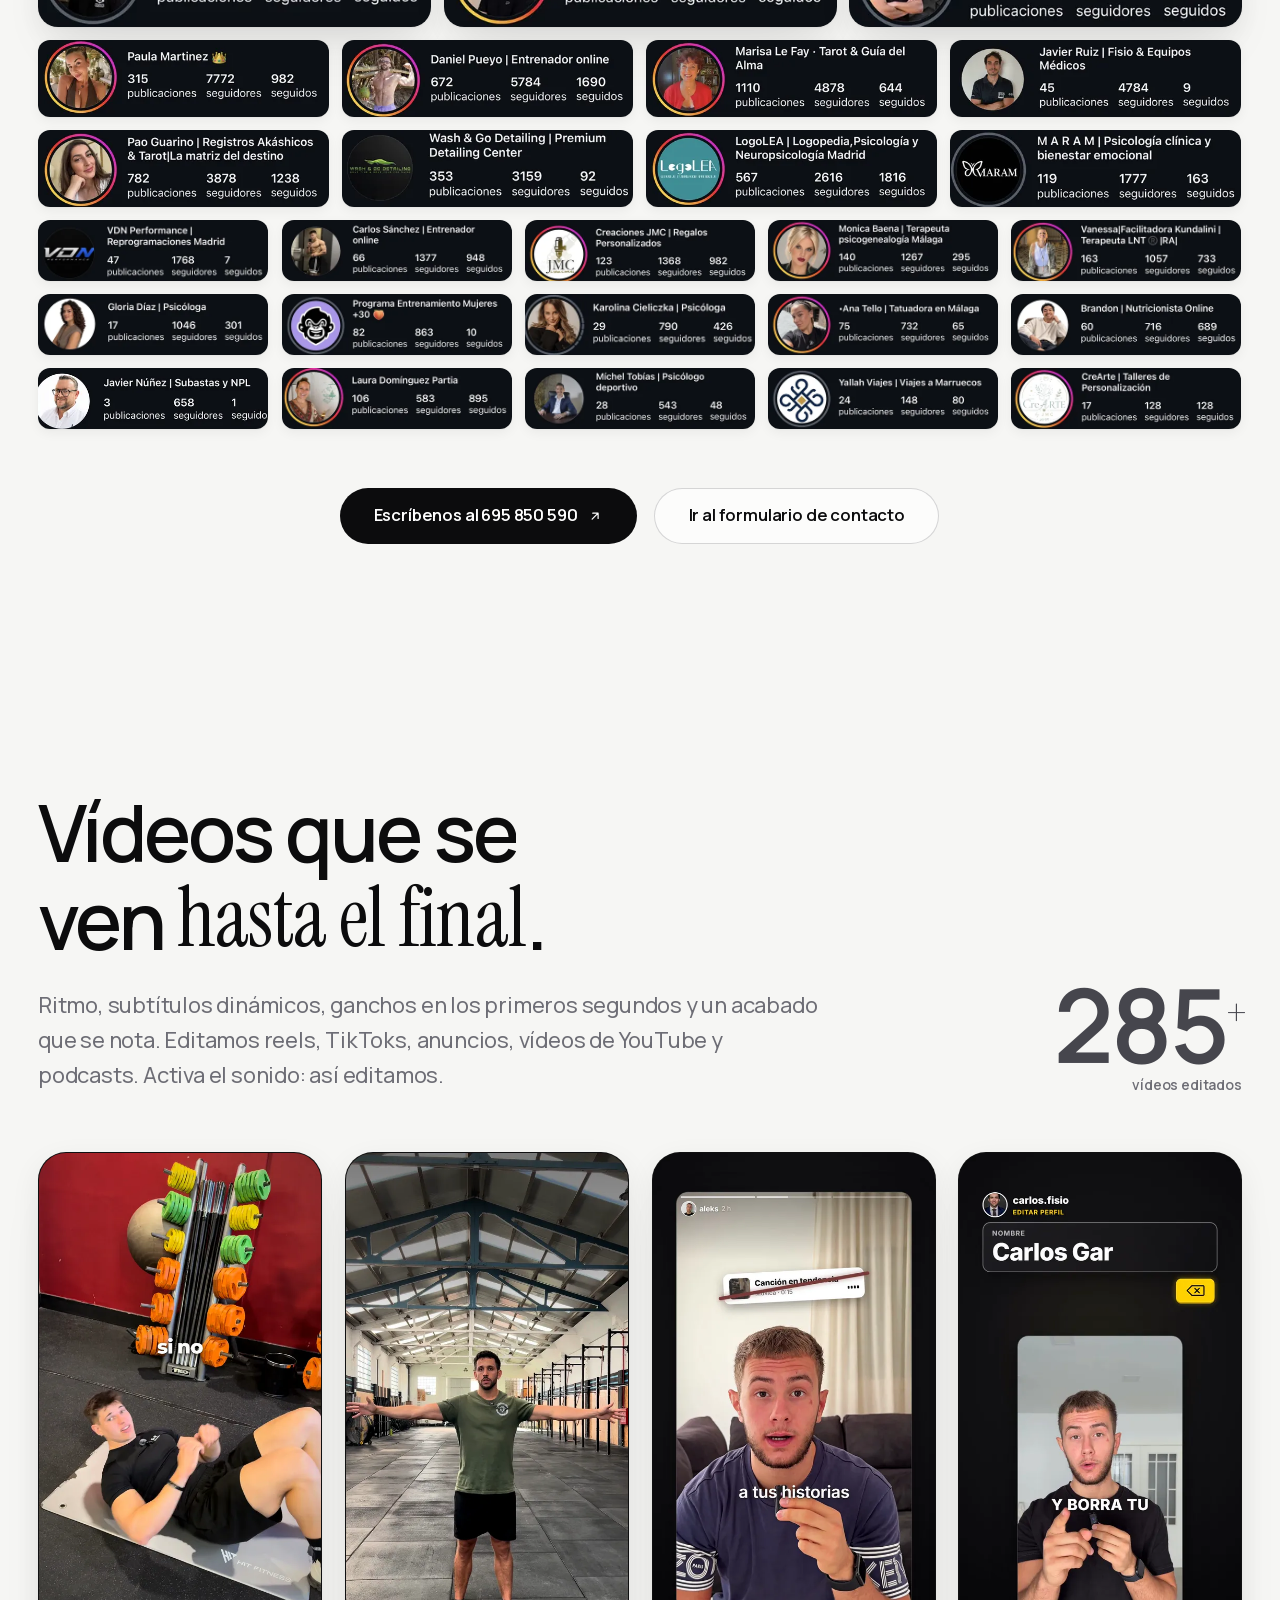
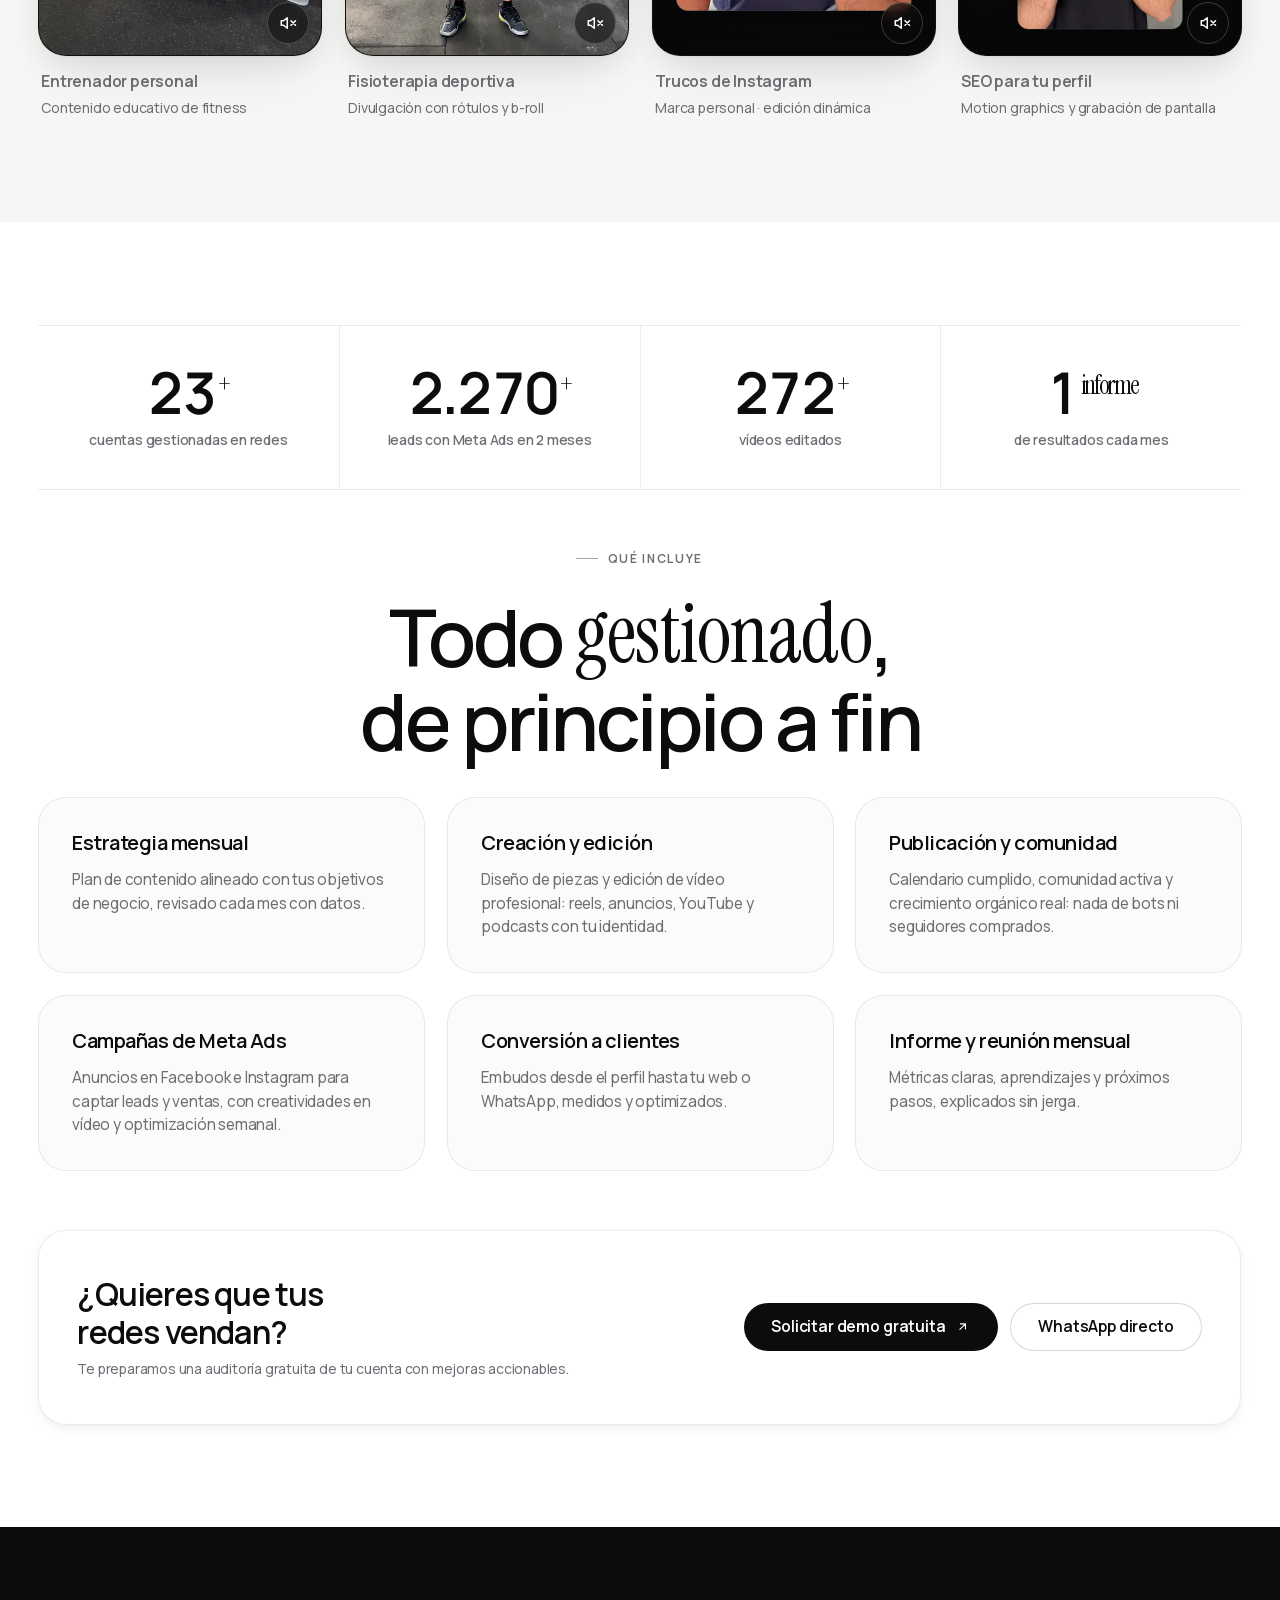
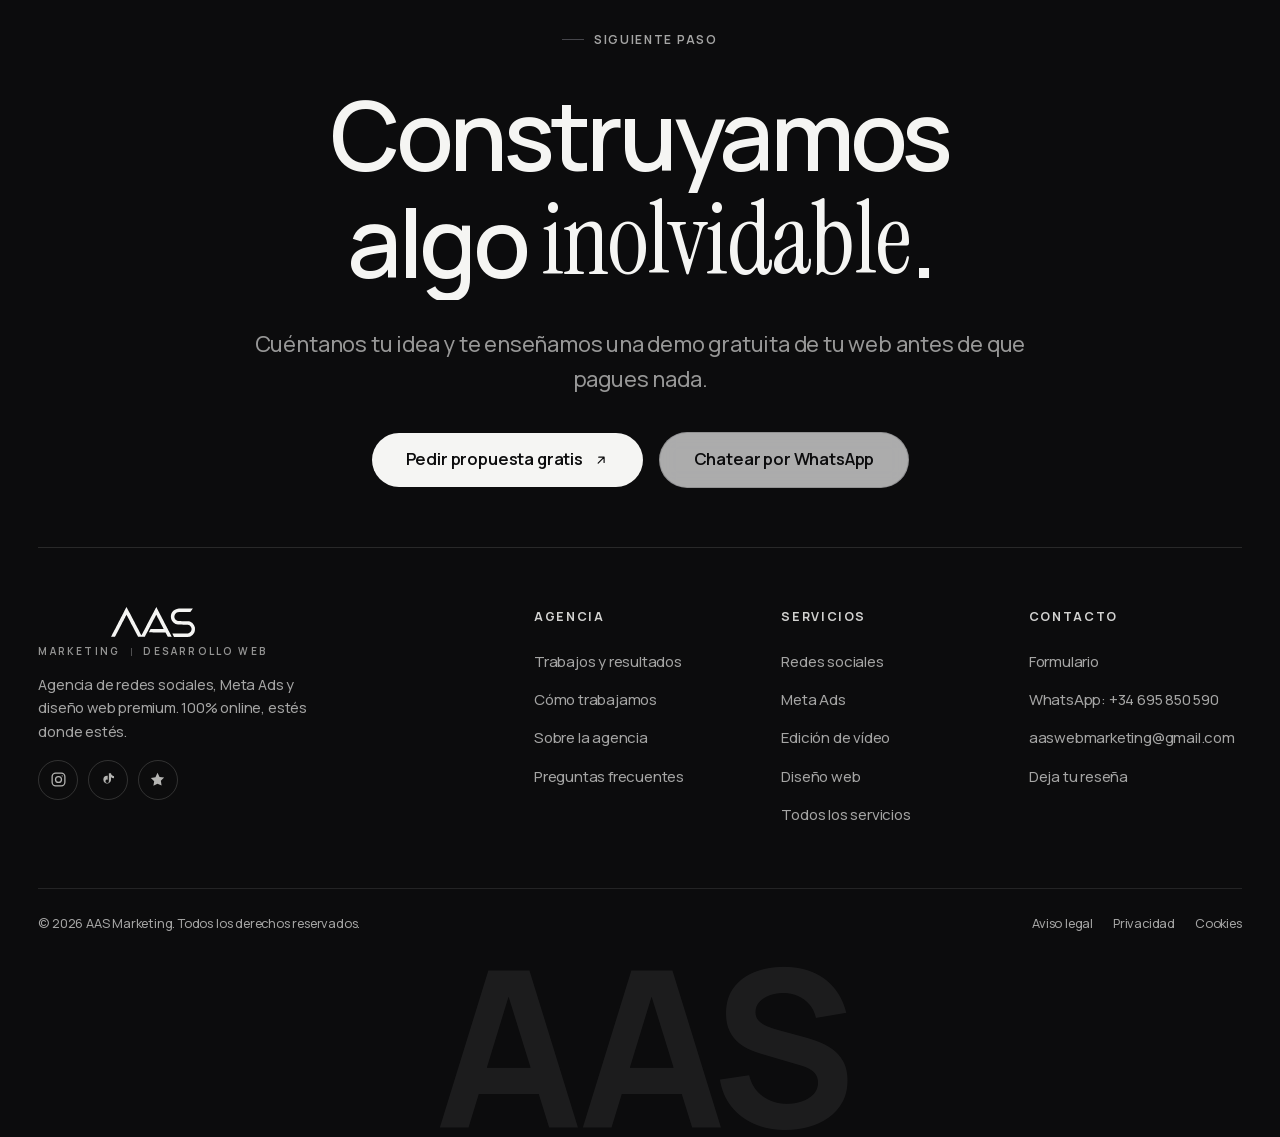
<file: servicios/redes-sociales/index.html>
<!doctype html>
<html lang="es" data-theme="light">
<head>
  <meta charset="utf-8">
  <meta name="viewport" content="width=device-width, initial-scale=1">
  <title>Redes sociales, Meta Ads y edición de vídeo | AAS Marketing</title>
  <meta name="description" content="Gestión de redes sociales, Meta Ads y edición de vídeo: +25 cuentas, +10 millones de visitas y +2.500 leads para VDN Performance en 2 meses.">
  <link rel="canonical" href="https://www.aasmarketing.com/servicios/redes-sociales/">
  <meta name="theme-color" content="#ffffff">
  <meta name="author" content="AAS Marketing">
  <meta name="robots" content="index, follow, max-image-preview:large">
  <meta property="og:type" content="website">
  <meta property="og:site_name" content="AAS Marketing">
  <meta property="og:locale" content="es_ES">
  <meta property="og:title" content="Redes sociales, Meta Ads y edición de vídeo | AAS Marketing">
  <meta property="og:description" content="Gestión de redes sociales, Meta Ads y edición de vídeo: +25 cuentas, +10 millones de visitas y +2.500 leads para VDN Performance en 2 meses.">
  <meta property="og:url" content="https://www.aasmarketing.com/servicios/redes-sociales/">
  <meta property="og:image" content="https://www.aasmarketing.com/assets/img/og.jpg">
  <meta property="og:image:width" content="1200">
  <meta property="og:image:height" content="630">
  <meta property="og:image:alt" content="AAS Marketing · Diseño web premium y crecimiento digital">
  <meta name="twitter:card" content="summary_large_image">
  <meta name="twitter:title" content="Redes sociales, Meta Ads y edición de vídeo | AAS Marketing">
  <meta name="twitter:description" content="Gestión de redes sociales, Meta Ads y edición de vídeo: +25 cuentas, +10 millones de visitas y +2.500 leads para VDN Performance en 2 meses.">
  <meta name="twitter:image" content="https://www.aasmarketing.com/assets/img/og.jpg">
  <link rel="icon" href="../../assets/img/favicon.svg" type="image/svg+xml">
  <link rel="icon" href="../../favicon.ico" sizes="any">
  <link rel="icon" type="image/png" sizes="16x16" href="../../assets/img/favicon-16x16.png">
  <link rel="icon" type="image/png" sizes="32x32" href="../../assets/img/favicon-32x32.png">
  <link rel="icon" type="image/png" sizes="192x192" href="../../assets/img/android-chrome-192x192.png">
  <link rel="apple-touch-icon" href="../../assets/img/apple-touch-icon.png">
  <link rel="manifest" href="../../site.webmanifest">
  <link rel="preload" href="../../assets/fonts/manrope-var-latin.woff2" as="font" type="font/woff2" crossorigin>
  <link rel="preload" href="../../assets/fonts/instrument-serif-italic-latin.woff2" as="font" type="font/woff2" crossorigin>
  <script>
    (function () {
      var d = document.documentElement;
      d.classList.add('js');
      try {
        var t = localStorage.getItem('aas_theme');
        if (!t) t = matchMedia('(prefers-color-scheme: dark)').matches ? 'dark' : 'light';
        d.dataset.theme = t;
        var m = document.querySelector('meta[name="theme-color"]');
        if (m && t === 'dark') m.setAttribute('content', '#0a0a0b');
      } catch (e) {}
    })();
  </script>
  <link rel="stylesheet" href="../../assets/css/main.css?v=4eb48fb9">
  <script type="module" src="../../assets/js/main.js?v=68c8ccdc"></script>
  <script type="application/ld+json">{"@context": "https://schema.org", "@graph": [{"@type": "BreadcrumbList", "itemListElement": [{"@type": "ListItem", "position": 1, "name": "Inicio", "item": "https://www.aasmarketing.com/"}, {"@type": "ListItem", "position": 2, "name": "Servicios", "item": "https://www.aasmarketing.com/servicios/"}, {"@type": "ListItem", "position": 3, "name": "Redes sociales", "item": "https://www.aasmarketing.com/servicios/redes-sociales/"}]}, {"@type": "Service", "name": "Gestión de redes sociales, Meta Ads y edición de vídeo", "provider": {"@id": "https://www.aasmarketing.com/#org"}, "serviceType": "Social media marketing", "areaServed": {"@type": "Country", "name": "España"}, "description": "Gestión de redes sociales, campañas de Meta Ads en Facebook e Instagram y edición de vídeo profesional para marcas.", "hasOfferCatalog": {"@type": "OfferCatalog", "name": "Servicios de redes sociales y publicidad", "itemListElement": [{"@type": "Offer", "itemOffered": {"@type": "Service", "name": "Gestión de redes sociales", "description": "Estrategia, contenido, publicación, comunidad e informe mensual.", "provider": {"@id": "https://www.aasmarketing.com/#org"}}}, {"@type": "Offer", "itemOffered": {"@type": "Service", "name": "Meta Ads (Facebook e Instagram)", "description": "Campañas de captación de leads y ventas con creatividades en vídeo y optimización semanal.", "provider": {"@id": "https://www.aasmarketing.com/#org"}}}, {"@type": "Offer", "itemOffered": {"@type": "Service", "name": "Edición de vídeo", "description": "Reels, TikToks, anuncios, vídeos de YouTube y podcasts.", "provider": {"@id": "https://www.aasmarketing.com/#org"}}}]}}, {"@type": "VideoObject", "name": "Reel educativo de fitness para un entrenador personal", "description": "Reel con subtítulos dinámicos y ritmo de edición para un entrenador personal.", "duration": "PT46S", "uploadDate": "2026-10-15T09:00:00+02:00", "thumbnailUrl": "https://www.aasmarketing.com/assets/video/reel-entrenador.webp", "contentUrl": "https://www.aasmarketing.com/assets/video/reel-entrenador.mp4", "publisher": {"@id": "https://www.aasmarketing.com/#org"}, "inLanguage": "es"}, {"@type": "VideoObject", "name": "Reel de fisioterapia deportiva", "description": "Reel divulgativo con rótulos y b-roll para una clínica de fisioterapia deportiva.", "duration": "PT43S", "uploadDate": "2026-10-15T09:00:00+02:00", "thumbnailUrl": "https://www.aasmarketing.com/assets/video/reel-fisioterapia.webp", "contentUrl": "https://www.aasmarketing.com/assets/video/reel-fisioterapia.mp4", "publisher": {"@id": "https://www.aasmarketing.com/#org"}, "inLanguage": "es"}, {"@type": "VideoObject", "name": "Trucos de Instagram: ponerle música a tus historias", "description": "Reel de marca personal con edición dinámica sobre trucos de Instagram.", "duration": "PT35S", "uploadDate": "2026-10-15T09:00:00+02:00", "thumbnailUrl": "https://www.aasmarketing.com/assets/video/reel-instagram-musica.webp", "contentUrl": "https://www.aasmarketing.com/assets/video/reel-instagram-musica.mp4", "publisher": {"@id": "https://www.aasmarketing.com/#org"}, "inLanguage": "es"}, {"@type": "VideoObject", "name": "SEO para tu perfil de Instagram", "description": "Reel con motion graphics y grabación de pantalla sobre cómo optimizar el perfil.", "duration": "PT30S", "uploadDate": "2026-10-15T09:00:00+02:00", "thumbnailUrl": "https://www.aasmarketing.com/assets/video/reel-perfil-seo.webp", "contentUrl": "https://www.aasmarketing.com/assets/video/reel-perfil-seo.mp4", "publisher": {"@id": "https://www.aasmarketing.com/#org"}, "inLanguage": "es"}]}</script>
</head>
<body>
  <a class="skip-link" href="#contenido">Saltar al contenido</a>
  <header class="nav">
    <div class="nav-inner">
      <a class="brand" href="../../" aria-label="AAS Marketing, ir al inicio"><span class="brand-mark" role="img" aria-label="AAS Marketing"></span></a>
      <nav aria-label="Principal">
        <ul class="nav-links">
          <li><a class="nav-link" href="../../">Inicio</a></li>
          <li><a class="nav-link" href="../../servicios/">Servicios</a></li>
          <li><a class="nav-link" href="../../portfolio/">Portfolio</a></li>
          <li><a class="nav-link" href="../../proceso/">Proceso</a></li>
          <li><a class="nav-link" href="../../agencia/">Agencia</a></li>
          <li><a class="nav-link" href="../../contacto/">Contacto</a></li>
        </ul>
      </nav>
      <div class="nav-actions">
        <button class="theme-toggle" type="button" aria-label="Cambiar entre modo claro y oscuro"><svg class="sun" width="24" height="24" viewBox="0 0 24 24" fill="none" stroke="currentColor" stroke-width="1.8" stroke-linecap="round" aria-hidden="true"><circle cx="12" cy="12" r="4.4"/><path d="M12 2.5v2.2m0 14.6v2.2M4.3 4.3l1.6 1.6m12.2 12.2 1.6 1.6M2.5 12h2.2m14.6 0h2.2M4.3 19.7l1.6-1.6M18.1 5.9l1.6-1.6"/></svg><svg class="moon" width="24" height="24" viewBox="0 0 24 24" fill="none" stroke="currentColor" stroke-width="1.8" stroke-linecap="round" stroke-linejoin="round" aria-hidden="true"><path d="M20.6 14.2A8.8 8.8 0 0 1 9.8 3.4a8.8 8.8 0 1 0 10.8 10.8Z"/></svg></button>
        <a class="btn btn-s btn-nav-cta" href="../../contacto/">Empezar proyecto <span class="arr"><svg width="24" height="24" viewBox="0 0 24 24" fill="none" stroke="currentColor" stroke-width="2" stroke-linecap="round" stroke-linejoin="round" aria-hidden="true"><path d="M7 17 17 7M8 7h9v9"/></svg></span></a>
        <button class="nav-burger" type="button" aria-expanded="false" aria-controls="menu-movil" aria-label="Abrir menú"><span></span></button>
      </div>
    </div>
  </header>
  <div class="mobile-menu" id="menu-movil">
    <nav aria-label="Menú móvil">
      <ul>
        <li><a class="mobile-link" href="../../"><span class="idx">01</span><span class="txt">Inicio</span></a></li>
        <li><a class="mobile-link" href="../../servicios/"><span class="idx">02</span><span class="txt">Servicios</span></a></li>
        <li><a class="mobile-link" href="../../portfolio/"><span class="idx">03</span><span class="txt">Portfolio</span></a></li>
        <li><a class="mobile-link" href="../../proceso/"><span class="idx">04</span><span class="txt">Proceso</span></a></li>
        <li><a class="mobile-link" href="../../agencia/"><span class="idx">05</span><span class="txt">Agencia</span></a></li>
        <li><a class="mobile-link" href="../../contacto/"><span class="idx">06</span><span class="txt">Contacto</span></a></li>
      </ul>
    </nav>
    <div class="mobile-foot">
      <a class="btn" href="../../contacto/">Empezar mi proyecto</a>
      <a class="btn btn-ghost" href="https://wa.me/34695850590?text=Hola%20AAS%20Marketing%2C%20he%20visto%20vuestra%20web%20y%20me%20interesa%20un%20proyecto.%20%C2%BFHablamos%3F" target="_blank" rel="noopener">Escribir por WhatsApp</a>
    </div>
  </div>
  <main id="contenido">
    <section class="page-hero">
      <div class="container">
        
      <nav class="breadcrumbs" aria-label="Migas de pan">
        <a href="../../">Inicio</a><span class="sep" aria-hidden="true">/</span>
        <a href="../../servicios/">Servicios</a><span class="sep" aria-hidden="true">/</span>
        <span aria-current="page">Redes sociales</span>
      </nav>
        <p class="eyebrow">Redes sociales · Meta Ads · Vídeo</p>
        <h1>De publicar “algo” a construir una <em class="accent">comunidad</em> que compra.</h1>
        <p class="lead">Gestionamos tus redes con estrategia, contenido con identidad y una obsesión: convertir seguidores en clientes. Ya llevamos las redes de <strong>más de 25 cuentas</strong>, hemos editado <strong>más de 300 vídeos</strong> y nuestras campañas de Meta Ads traen leads cada día.</p>
        <div class="hero-cta" style="margin-top: var(--s-3)">
          <a class="btn btn-l" href="../../contacto/">Solicitar propuesta <span class="arr"><svg width="24" height="24" viewBox="0 0 24 24" fill="none" stroke="currentColor" stroke-width="2" stroke-linecap="round" stroke-linejoin="round" aria-hidden="true"><path d="M7 17 17 7M8 7h9v9"/></svg></span></a>
          <a class="btn btn-ghost btn-l" href="#resultados">Ver resultados</a>
        </div>
      </div>
    </section>


    <!-- RESULTADOS EN REDES -->
    <section class="section" id="resultados">
      <div class="container">
        <div class="section-head">
          <p class="eyebrow" data-reveal>Resultados en redes</p>
          <h2 data-split>Más de <em class="accent">10 millones</em> de visitas.</h2>
          <p class="lead" data-reveal>Tatuajes, talleres, detailing, psicología e inversión: sectores distintos y la misma forma de trabajar. Son las visitas reales de algunos vídeos de nuestros clientes.</p>
        </div>
        <div class="vm-big" data-reveal-group>
            <figure class="vm-item"><img src="../../assets/img/results/tatuajes-946mil.webp" alt="Reel de un estudio de tatuajes con 946 mil visualizaciones" width="800" height="1412" loading="lazy" decoding="async" srcset="../../assets/img/results/tatuajes-946mil-400.webp 400w, ../../assets/img/results/tatuajes-946mil.webp 800w" sizes="(max-width: 640px) 46vw, (max-width: 1024px) 23vw, 300px"></figure>
            <figure class="vm-item"><img src="../../assets/img/results/vdn-performance-406mil.webp" alt="Reel de VDN Performance sobre los mejores coches por menos de 3.000 euros, con más de 406 mil visualizaciones" width="800" height="1060" loading="lazy" decoding="async" srcset="../../assets/img/results/vdn-performance-406mil-400.webp 400w, ../../assets/img/results/vdn-performance-406mil.webp 800w" sizes="(max-width: 640px) 46vw, (max-width: 1024px) 23vw, 300px"></figure>
            <figure class="vm-item"><img src="../../assets/img/results/vdn-performance-307mil.webp" alt="Reel de VDN Performance sobre los mejores coches por menos de 5.000 euros, con 306,9 mil visualizaciones" width="800" height="1120" loading="lazy" decoding="async" srcset="../../assets/img/results/vdn-performance-307mil-400.webp 400w, ../../assets/img/results/vdn-performance-307mil.webp 800w" sizes="(max-width: 640px) 46vw, (max-width: 1024px) 23vw, 300px"></figure>
            <figure class="vm-item"><img src="../../assets/img/results/tatuajes-250mil.webp" alt="Reel de un estudio de tatuajes sobre las zonas que más duelen al tatuarse, con 257 mil visualizaciones" width="800" height="1410" loading="lazy" decoding="async" srcset="../../assets/img/results/tatuajes-250mil-400.webp 400w, ../../assets/img/results/tatuajes-250mil.webp 800w" sizes="(max-width: 640px) 46vw, (max-width: 1024px) 23vw, 300px"></figure>
        </div>
        <div class="vm-small" data-reveal-group>
            <figure class="vm-item"><img src="../../assets/img/results/wash-go-detailing-110mil.webp" alt="Reel de presentación de Wash & Go Detailing con 110 mil visualizaciones" width="800" height="1372" loading="lazy" decoding="async" srcset="../../assets/img/results/wash-go-detailing-110mil-400.webp 400w, ../../assets/img/results/wash-go-detailing-110mil.webp 800w" sizes="(max-width: 1024px) 34vw, 170px"></figure>
            <figure class="vm-item"><img src="../../assets/img/results/exoneris-106mil.webp" alt="Primer reel de Javier Núñez, de Exoneris Consulting, con 106 mil visualizaciones" width="800" height="1444" loading="lazy" decoding="async" srcset="../../assets/img/results/exoneris-106mil-400.webp 400w, ../../assets/img/results/exoneris-106mil.webp 800w" sizes="(max-width: 1024px) 34vw, 170px"></figure>
            <figure class="vm-item"><img src="../../assets/img/results/michel-tobias-80mil.webp" alt="Reel de Míchel Tobías, psicólogo deportivo, con 80,3 mil visualizaciones" width="800" height="1382" loading="lazy" decoding="async" srcset="../../assets/img/results/michel-tobias-80mil-400.webp 400w, ../../assets/img/results/michel-tobias-80mil.webp 800w" sizes="(max-width: 1024px) 34vw, 170px"></figure>
            <figure class="vm-item"><img src="../../assets/img/results/vdn-performance-54mil.webp" alt="Reel de VDN Performance con 53,8 mil visualizaciones" width="800" height="1078" loading="lazy" decoding="async" srcset="../../assets/img/results/vdn-performance-54mil-400.webp 400w, ../../assets/img/results/vdn-performance-54mil.webp 800w" sizes="(max-width: 1024px) 34vw, 170px"></figure>
            <figure class="vm-item"><img src="../../assets/img/results/wash-go-detailing-52mil.webp" alt="Reel de Wash & Go Detailing con un Volvo XC40, con 52,4 mil visualizaciones" width="800" height="1428" loading="lazy" decoding="async" srcset="../../assets/img/results/wash-go-detailing-52mil-400.webp 400w, ../../assets/img/results/wash-go-detailing-52mil.webp 800w" sizes="(max-width: 1024px) 34vw, 170px"></figure>
            <figure class="vm-item"><img src="../../assets/img/results/psicologia-gloria-37mil.webp" alt="Reel de la psicóloga Gloria Díaz con 37,1 mil visualizaciones" width="800" height="1422" loading="lazy" decoding="async" srcset="../../assets/img/results/psicologia-gloria-37mil-400.webp 400w, ../../assets/img/results/psicologia-gloria-37mil.webp 800w" sizes="(max-width: 1024px) 34vw, 170px"></figure>
            <figure class="vm-item"><img src="../../assets/img/results/psicologia-33mil.webp" alt="Reel de una consulta de psicología con 33,2 mil visualizaciones" width="800" height="1424" loading="lazy" decoding="async" srcset="../../assets/img/results/psicologia-33mil-400.webp 400w, ../../assets/img/results/psicologia-33mil.webp 800w" sizes="(max-width: 1024px) 34vw, 170px"></figure>
        </div>
      </div>
    </section>

    <section class="section-tight section-soft">
      <div class="container">
        <div class="section-head">
          <p class="eyebrow" data-reveal>Método</p>
          <h2 data-split>El circuito del <em class="accent">crecimiento</em></h2>
        </div>
        <div class="steps">
          <span class="steps-progress" aria-hidden="true"></span>
          
          <article class="step">
            <span class="step-dot">01</span>
            <div class="step-body">
              <span class="step-meta">Fase 01</span>
              <h3>Estrategia</h3>
              <p>Analizamos tu marca, tu audiencia y tu competencia. Definimos pilares de contenido, tono y objetivos medibles.</p>
              <div class="step-chips"><i>Auditoría inicial</i><i>Pilares de contenido</i><i>Calendario editorial</i></div>
            </div>
          </article>
          <article class="step">
            <span class="step-dot">02</span>
            <div class="step-body">
              <span class="step-meta">Fase 02</span>
              <h3>Contenido</h3>
              <p>Creamos piezas con identidad propia: reels editados con ritmo, carruseles que se guardan y textos que suenan a ti.</p>
              <div class="step-chips"><i>Reels y carruseles</i><i>Edición profesional</i><i>Copywriting</i></div>
            </div>
          </article>
          <article class="step">
            <span class="step-dot">03</span>
            <div class="step-body">
              <span class="step-meta">Fase 03</span>
              <h3>Comunidad</h3>
              <p>Publicamos, respondemos y dinamizamos. Una cuenta viva genera confianza y el algoritmo lo premia.</p>
              <div class="step-chips"><i>Publicación gestionada</i><i>Interacción diaria</i><i>Tendencias aplicadas</i></div>
            </div>
          </article>
          <article class="step">
            <span class="step-dot">04</span>
            <div class="step-body">
              <span class="step-meta">Fase 04</span>
              <h3>Conversión</h3>
              <p>Llevamos a tu audiencia hacia la venta: bio optimizada, CTA claros y sinergia total con tu web.</p>
              <div class="step-chips"><i>Embudo definido</i><i>Informe mensual</i><i>Optimización continua</i></div>
            </div>
          </article>
        </div>
      </div>
    </section>


    <!-- CASOS DE ÉXITO -->
    <section class="section" id="casos">
      <div class="container">
        <div class="section-head">
          <p class="eyebrow" data-reveal>Casos de éxito</p>
          <h2 data-split>Resultados con <em class="accent">nombre propio</em>.</h2>
        </div>
        <div class="cases">
          <article class="case-card is-dark on-dark" id="meta-ads" data-reveal>
            <header class="case-head">
              <img src="../../assets/img/cases/vdn-logo.webp" alt="Logotipo de VDN Performance" width="200" height="200" loading="lazy" decoding="async" class="case-logo">
              <div>
                <p class="case-kicker">VDN Performance · Reprogramaciones de coches en Madrid</p>
                <h3>Más de 5.000 seguidores y 2,5 millones de visitas en menos de 3 meses</h3>
              </div>
            </header>
            <p class="case-text">Vídeos con gancho publicados con constancia en Instagram y TikTok, y anuncios en Meta para convertir esas visitas en clientes.</p>
            <dl class="case-stats">
              <div><dt>+5.000</dt><dd>seguidores entre todas las plataformas</dd></div>
              <div><dt>+2,5 M</dt><dd>visitas en sus vídeos</dd></div>
              <div><dt>&lt;3</dt><dd>meses de trabajo</dd></div>
              <div><dt>+2.500</dt><dd>leads con Meta Ads en 2 meses</dd></div>
            </dl>
            <div class="case-media">
              <div class="cm-side">
                <figure class="cm-shot"><img src="../../assets/img/cases/vdn-perfil-instagram.webp" alt="Perfil de Instagram de VDN Performance con 1.768 seguidores" width="900" height="241" loading="lazy" decoding="async"><figcaption>Instagram</figcaption></figure>
                <figure class="cm-shot"><img src="../../assets/img/cases/vdn-perfil-tiktok.webp" alt="Perfil de TikTok de VDN Performance con 3.541 seguidores y 74,2 mil me gusta" width="900" height="246" loading="lazy" decoding="async"><figcaption>TikTok</figcaption></figure>
                <figure class="cm-ads">
                  <div class="cm-ads-row">
                    <img src="../../assets/img/cases/vdn-anuncio-meta-1.webp" alt="Anuncio de VDN Performance en Meta Ads sobre la reprogramación Stage 1" width="396" height="555" loading="lazy" decoding="async">
                    <img src="../../assets/img/cases/vdn-anuncio-meta-2.webp" alt="Anuncio de VDN Performance en Meta Ads sobre los motores más fiables" width="396" height="555" loading="lazy" decoding="async">
                  </div>
                  <figcaption>Anuncios en Meta Ads</figcaption>
                </figure>
              </div>
              <figure class="cm-grid"><img src="../../assets/img/cases/vdn-videos-instagram.webp" alt="Cuadrícula de vídeos de VDN Performance en Instagram con sus visualizaciones" width="700" height="1240" loading="lazy" decoding="async"><figcaption>Vídeos en Instagram</figcaption></figure>
              <figure class="cm-grid"><img src="../../assets/img/cases/vdn-videos-tiktok.webp" alt="Cuadrícula de vídeos de VDN Performance en TikTok con sus visualizaciones" width="700" height="1265" loading="lazy" decoding="async"><figcaption>Vídeos en TikTok</figcaption></figure>
            </div>
          </article>

          <article class="case-card is-light" data-reveal>
            <div class="case-split">
              <figure class="cs-video"><img src="../../assets/img/cases/exoneris-primer-video.webp" alt="Primer vídeo de Javier Núñez en Instagram, con 106 mil visualizaciones" width="401" height="724" loading="lazy" decoding="async"></figure>
              <div class="cs-body">
                <p class="case-kicker">Exoneris Consulting · Subastas e inversión inmobiliaria</p>
                <h3>Su primer vídeo: más de 600 seguidores en 24 horas</h3>
                <p class="case-text">Javier Núñez ayuda a inversores en subastas, NPL y REO. Fue el primer vídeo que subimos a su cuenta y en 24 horas sumó más de 600 seguidores. Hoy la cuenta tiene 658.</p>
                <dl class="case-stats is-3">
                  <div><dt>+600</dt><dd>seguidores en 24 horas</dd></div>
                  <div><dt>106 mil</dt><dd>visitas del primer vídeo</dd></div>
                  <div><dt>658</dt><dd>seguidores hoy</dd></div>
                </dl>
                <div class="cs-shots">
                  <figure><img src="../../assets/img/cases/exoneris-estadisticas.webp" alt="Estadísticas del primer vídeo: 106.866 reproducciones y 652 seguidores nuevos" width="900" height="536" loading="lazy" decoding="async"></figure>
                  <figure><img src="../../assets/img/cases/exoneris-perfil.webp" alt="Perfil de Instagram de Javier Núñez, de Exoneris Consulting, con 658 seguidores" width="900" height="490" loading="lazy" decoding="async"></figure>
                </div>
              </div>
            </div>
          </article>
        </div>
      </div>
    </section>

    <!-- CUENTAS QUE CONFÍAN -->
    <section class="section section-soft" id="cuentas">
      <div class="container">
        <div class="section-head center">
          <p class="eyebrow" data-reveal>Cuentas que confían en nosotros</p>
          <h2 data-split>Únete a las más de <em class="accent">25 cuentas</em> que ya confían en nosotros.</h2>
          <p class="lead" data-reveal>Psicólogos, fisios, entrenadores, talleres, tatuadores y negocios locales que ya crecen en redes con nosotros.</p>
        </div>
        <ul class="acc-wall is-lg" role="list" data-reveal-group>
            <li><img src="../../assets/img/accounts/alex-zsurzs.webp" alt="Perfil de Instagram de Alex Zsurzs, con 59,1 mil seguidores" width="1000" height="260" loading="lazy" decoding="async" srcset="../../assets/img/accounts/alex-zsurzs-500.webp 500w, ../../assets/img/accounts/alex-zsurzs.webp 1000w" sizes="(max-width: 760px) 92vw, 410px"></li>
            <li><img src="../../assets/img/accounts/david-archilla.webp" alt="Perfil de Instagram de David Archilla, nutrición, con 19 mil seguidores" width="1000" height="276" loading="lazy" decoding="async" srcset="../../assets/img/accounts/david-archilla-500.webp 500w, ../../assets/img/accounts/david-archilla.webp 1000w" sizes="(max-width: 760px) 92vw, 410px"></li>
            <li><img src="../../assets/img/accounts/gerard-rehabilitywod.webp" alt="Perfil de Instagram de Gerard, fisioterapeuta en CrossFit, con 8.975 seguidores" width="1000" height="278" loading="lazy" decoding="async" srcset="../../assets/img/accounts/gerard-rehabilitywod-500.webp 500w, ../../assets/img/accounts/gerard-rehabilitywod.webp 1000w" sizes="(max-width: 760px) 92vw, 410px"></li>
        </ul>
        <ul class="acc-wall is-md" role="list" data-reveal-group>
            <li><img src="../../assets/img/accounts/paula-martinez.webp" alt="Perfil de Instagram de Paula Martínez, con 7.772 seguidores" width="1000" height="265" loading="lazy" decoding="async" srcset="../../assets/img/accounts/paula-martinez-500.webp 500w, ../../assets/img/accounts/paula-martinez.webp 1000w" sizes="(max-width: 760px) 46vw, 310px"></li>
            <li><img src="../../assets/img/accounts/daniel-pueyo.webp" alt="Perfil de Instagram de Daniel Pueyo, entrenador online, con 5.784 seguidores" width="1000" height="265" loading="lazy" decoding="async" srcset="../../assets/img/accounts/daniel-pueyo-500.webp 500w, ../../assets/img/accounts/daniel-pueyo.webp 1000w" sizes="(max-width: 760px) 46vw, 310px"></li>
            <li><img src="../../assets/img/accounts/marisa-le-fay.webp" alt="Perfil de Instagram de Marisa Le Fay, tarot y guía del alma, con 4.878 seguidores" width="1000" height="265" loading="lazy" decoding="async" srcset="../../assets/img/accounts/marisa-le-fay-500.webp 500w, ../../assets/img/accounts/marisa-le-fay.webp 1000w" sizes="(max-width: 760px) 46vw, 310px"></li>
            <li><img src="../../assets/img/accounts/javier-ruiz-vytalgroup.webp" alt="Perfil de Instagram de Javier Ruiz, fisio y equipos médicos, con 4.784 seguidores" width="1000" height="265" loading="lazy" decoding="async" srcset="../../assets/img/accounts/javier-ruiz-vytalgroup-500.webp 500w, ../../assets/img/accounts/javier-ruiz-vytalgroup.webp 1000w" sizes="(max-width: 760px) 46vw, 310px"></li>
            <li><img src="../../assets/img/accounts/pao-guarino.webp" alt="Perfil de Instagram de Pao Guarino, registros akáshicos y tarot, con 3.878 seguidores" width="1000" height="265" loading="lazy" decoding="async" srcset="../../assets/img/accounts/pao-guarino-500.webp 500w, ../../assets/img/accounts/pao-guarino.webp 1000w" sizes="(max-width: 760px) 46vw, 310px"></li>
            <li><img src="../../assets/img/accounts/wash-go-detailing.webp" alt="Perfil de Instagram de Wash & Go Detailing, con 3.159 seguidores" width="1000" height="265" loading="lazy" decoding="async" srcset="../../assets/img/accounts/wash-go-detailing-500.webp 500w, ../../assets/img/accounts/wash-go-detailing.webp 1000w" sizes="(max-width: 760px) 46vw, 310px"></li>
            <li><img src="../../assets/img/accounts/logolea.webp" alt="Perfil de Instagram de LogoLEA, logopedia y psicología en Madrid, con 2.616 seguidores" width="1000" height="265" loading="lazy" decoding="async" srcset="../../assets/img/accounts/logolea-500.webp 500w, ../../assets/img/accounts/logolea.webp 1000w" sizes="(max-width: 760px) 46vw, 310px"></li>
            <li><img src="../../assets/img/accounts/maram-psicologia.webp" alt="Perfil de Instagram de MARAM Psicología, con 1.777 seguidores" width="1000" height="265" loading="lazy" decoding="async" srcset="../../assets/img/accounts/maram-psicologia-500.webp 500w, ../../assets/img/accounts/maram-psicologia.webp 1000w" sizes="(max-width: 760px) 46vw, 310px"></li>
        </ul>
        <ul class="acc-wall is-sm" role="list" data-reveal-group>
            <li><img src="../../assets/img/accounts/vdn-performance.webp" alt="Perfil de Instagram de VDN Performance, reprogramaciones en Madrid, con 1.768 seguidores" width="1000" height="265" loading="lazy" decoding="async" srcset="../../assets/img/accounts/vdn-performance-500.webp 500w, ../../assets/img/accounts/vdn-performance.webp 1000w" sizes="(max-width: 760px) 46vw, 245px"></li>
            <li><img src="../../assets/img/accounts/carlos-sanchez.webp" alt="Perfil de Instagram de Carlos Sánchez, entrenador online, con 1.377 seguidores" width="1000" height="265" loading="lazy" decoding="async" srcset="../../assets/img/accounts/carlos-sanchez-500.webp 500w, ../../assets/img/accounts/carlos-sanchez.webp 1000w" sizes="(max-width: 760px) 46vw, 245px"></li>
            <li><img src="../../assets/img/accounts/creaciones-jmc.webp" alt="Perfil de Instagram de Creaciones JMC, regalos personalizados, con 1.368 seguidores" width="1000" height="265" loading="lazy" decoding="async" srcset="../../assets/img/accounts/creaciones-jmc-500.webp 500w, ../../assets/img/accounts/creaciones-jmc.webp 1000w" sizes="(max-width: 760px) 46vw, 245px"></li>
            <li><img src="../../assets/img/accounts/monica-baena.webp" alt="Perfil de Instagram de Mónica Baena, terapeuta en Málaga, con 1.267 seguidores" width="1000" height="265" loading="lazy" decoding="async" srcset="../../assets/img/accounts/monica-baena-500.webp 500w, ../../assets/img/accounts/monica-baena.webp 1000w" sizes="(max-width: 760px) 46vw, 245px"></li>
            <li><img src="../../assets/img/accounts/vanessa.webp" alt="Perfil de Instagram de Vanessa, facilitadora de Kundalini, con 1.057 seguidores" width="1000" height="265" loading="lazy" decoding="async" srcset="../../assets/img/accounts/vanessa-500.webp 500w, ../../assets/img/accounts/vanessa.webp 1000w" sizes="(max-width: 760px) 46vw, 245px"></li>
            <li><img src="../../assets/img/accounts/gloria.webp" alt="Perfil de Instagram de Gloria Díaz, psicóloga, con 1.046 seguidores" width="1000" height="265" loading="lazy" decoding="async" srcset="../../assets/img/accounts/gloria-500.webp 500w, ../../assets/img/accounts/gloria.webp 1000w" sizes="(max-width: 760px) 46vw, 245px"></li>
            <li><img src="../../assets/img/accounts/programa-mujeres-30.webp" alt="Perfil de Instagram de programa de entrenamiento para mujeres de más de 30, con 863 seguidores" width="1000" height="265" loading="lazy" decoding="async" srcset="../../assets/img/accounts/programa-mujeres-30-500.webp 500w, ../../assets/img/accounts/programa-mujeres-30.webp 1000w" sizes="(max-width: 760px) 46vw, 245px"></li>
            <li><img src="../../assets/img/accounts/psiquekarolina.webp" alt="Perfil de Instagram de Karolina Cieliczka, psicóloga, con 790 seguidores" width="1000" height="265" loading="lazy" decoding="async" srcset="../../assets/img/accounts/psiquekarolina-500.webp 500w, ../../assets/img/accounts/psiquekarolina.webp 1000w" sizes="(max-width: 760px) 46vw, 245px"></li>
            <li><img src="../../assets/img/accounts/aniitatellootattoo.webp" alt="Perfil de Instagram de Ana Tello, tatuadora en Málaga, con 732 seguidores" width="1000" height="265" loading="lazy" decoding="async" srcset="../../assets/img/accounts/aniitatellootattoo-500.webp 500w, ../../assets/img/accounts/aniitatellootattoo.webp 1000w" sizes="(max-width: 760px) 46vw, 245px"></li>
            <li><img src="../../assets/img/accounts/brandon-palate.webp" alt="Perfil de Instagram de Brandon, nutricionista online, con 716 seguidores" width="1000" height="265" loading="lazy" decoding="async" srcset="../../assets/img/accounts/brandon-palate-500.webp 500w, ../../assets/img/accounts/brandon-palate.webp 1000w" sizes="(max-width: 760px) 46vw, 245px"></li>
            <li><img src="../../assets/img/accounts/javier-nunez-exoneris.webp" alt="Perfil de Instagram de Javier Núñez, subastas y NPL, con 658 seguidores" width="1000" height="265" loading="lazy" decoding="async" srcset="../../assets/img/accounts/javier-nunez-exoneris-500.webp 500w, ../../assets/img/accounts/javier-nunez-exoneris.webp 1000w" sizes="(max-width: 760px) 46vw, 245px"></li>
            <li><img src="../../assets/img/accounts/laura-dominguez.webp" alt="Perfil de Instagram de Laura Domínguez Partia, con 583 seguidores" width="1000" height="265" loading="lazy" decoding="async" srcset="../../assets/img/accounts/laura-dominguez-500.webp 500w, ../../assets/img/accounts/laura-dominguez.webp 1000w" sizes="(max-width: 760px) 46vw, 245px"></li>
            <li><img src="../../assets/img/accounts/michel-tobias.webp" alt="Perfil de Instagram de Míchel Tobías, psicólogo deportivo, con 543 seguidores" width="1000" height="265" loading="lazy" decoding="async" srcset="../../assets/img/accounts/michel-tobias-500.webp 500w, ../../assets/img/accounts/michel-tobias.webp 1000w" sizes="(max-width: 760px) 46vw, 245px"></li>
            <li><img src="../../assets/img/accounts/yallah-viajes.webp" alt="Perfil de Instagram de Yallah Viajes, viajes a Marruecos, con 148 seguidores" width="1000" height="265" loading="lazy" decoding="async" srcset="../../assets/img/accounts/yallah-viajes-500.webp 500w, ../../assets/img/accounts/yallah-viajes.webp 1000w" sizes="(max-width: 760px) 46vw, 245px"></li>
            <li><img src="../../assets/img/accounts/crearte.webp" alt="Perfil de Instagram de CreArte, talleres de personalización, con 128 seguidores" width="1000" height="265" loading="lazy" decoding="async" srcset="../../assets/img/accounts/crearte-500.webp 500w, ../../assets/img/accounts/crearte.webp 1000w" sizes="(max-width: 760px) 46vw, 245px"></li>
        </ul>
        <div class="acc-cta" data-reveal>
          <a class="btn btn-l" href="https://wa.me/34695850590?text=Hola%20AAS%20Marketing%2C%20he%20visto%20vuestra%20web%20y%20me%20interesa%20un%20proyecto.%20%C2%BFHablamos%3F" target="_blank" rel="noopener">Escríbenos al 695 850 590 <span class="arr"><svg width="24" height="24" viewBox="0 0 24 24" fill="none" stroke="currentColor" stroke-width="2" stroke-linecap="round" stroke-linejoin="round" aria-hidden="true"><path d="M7 17 17 7M8 7h9v9"/></svg></span></a>
          <a class="btn btn-ghost btn-l" href="../../contacto/">Ir al formulario de contacto</a>
        </div>
      </div>
    </section>

    <!-- EDICIÓN DE VÍDEO -->
    <section class="section section-soft" id="edicion-video">
      <div class="container">
        <div class="split-head">
          <div class="section-head">
            <p class="eyebrow" data-reveal>Edición de vídeo</p>
            <h2 data-split>Vídeos que se ven <em class="accent">hasta el final</em>.</h2>
            <p class="lead" data-reveal>Ritmo, subtítulos dinámicos, ganchos en los primeros segundos y un acabado que se nota. Editamos reels, TikToks, anuncios, vídeos de YouTube y podcasts. Activa el sonido: así editamos.</p>
          </div>
          <div class="big-number" data-reveal><b><span data-count-to="300">300</span><sup>+</sup></b><span>vídeos editados</span></div>
        </div>
        <div class="reels-grid is-scroll" data-reveal-group>
          <figure class="reel">
            <div class="reel-media">
              <video data-reel data-poster="../../assets/video/reel-entrenador.webp" muted loop playsinline controls preload="none" width="540" height="960" aria-label="Entrenador personal" data-cursor-label="Sonido ♪"><source src="../../assets/video/reel-entrenador.mp4" type="video/mp4"></video>
              <button class="reel-sound" type="button" aria-pressed="false" aria-label="Activar sonido"><svg class="off" width="24" height="24" viewBox="0 0 24 24" fill="none" stroke="currentColor" stroke-width="2" stroke-linecap="round" stroke-linejoin="round" aria-hidden="true"><path d="M11 5 6 9H3v6h3l5 4V5Z"/><path d="m22 9-6 6m0-6 6 6"/></svg><svg class="on" width="24" height="24" viewBox="0 0 24 24" fill="none" stroke="currentColor" stroke-width="2" stroke-linecap="round" stroke-linejoin="round" aria-hidden="true"><path d="M11 5 6 9H3v6h3l5 4V5Z"/><path d="M15.5 8.5a5 5 0 0 1 0 7M18.5 5.5a9 9 0 0 1 0 13"/></svg></button>
            </div>
            <figcaption><span class="reel-title">Entrenador personal</span><span>Contenido educativo de fitness</span></figcaption>
          </figure>
          <figure class="reel">
            <div class="reel-media">
              <video data-reel data-poster="../../assets/video/reel-fisioterapia.webp" muted loop playsinline controls preload="none" width="540" height="960" aria-label="Fisioterapia deportiva" data-cursor-label="Sonido ♪"><source src="../../assets/video/reel-fisioterapia.mp4" type="video/mp4"></video>
              <button class="reel-sound" type="button" aria-pressed="false" aria-label="Activar sonido"><svg class="off" width="24" height="24" viewBox="0 0 24 24" fill="none" stroke="currentColor" stroke-width="2" stroke-linecap="round" stroke-linejoin="round" aria-hidden="true"><path d="M11 5 6 9H3v6h3l5 4V5Z"/><path d="m22 9-6 6m0-6 6 6"/></svg><svg class="on" width="24" height="24" viewBox="0 0 24 24" fill="none" stroke="currentColor" stroke-width="2" stroke-linecap="round" stroke-linejoin="round" aria-hidden="true"><path d="M11 5 6 9H3v6h3l5 4V5Z"/><path d="M15.5 8.5a5 5 0 0 1 0 7M18.5 5.5a9 9 0 0 1 0 13"/></svg></button>
            </div>
            <figcaption><span class="reel-title">Fisioterapia deportiva</span><span>Divulgación con rótulos y b-roll</span></figcaption>
          </figure>
          <figure class="reel">
            <div class="reel-media">
              <video data-reel data-poster="../../assets/video/reel-instagram-musica.webp" muted loop playsinline controls preload="none" width="540" height="960" aria-label="Trucos de Instagram" data-cursor-label="Sonido ♪"><source src="../../assets/video/reel-instagram-musica.mp4" type="video/mp4"></video>
              <button class="reel-sound" type="button" aria-pressed="false" aria-label="Activar sonido"><svg class="off" width="24" height="24" viewBox="0 0 24 24" fill="none" stroke="currentColor" stroke-width="2" stroke-linecap="round" stroke-linejoin="round" aria-hidden="true"><path d="M11 5 6 9H3v6h3l5 4V5Z"/><path d="m22 9-6 6m0-6 6 6"/></svg><svg class="on" width="24" height="24" viewBox="0 0 24 24" fill="none" stroke="currentColor" stroke-width="2" stroke-linecap="round" stroke-linejoin="round" aria-hidden="true"><path d="M11 5 6 9H3v6h3l5 4V5Z"/><path d="M15.5 8.5a5 5 0 0 1 0 7M18.5 5.5a9 9 0 0 1 0 13"/></svg></button>
            </div>
            <figcaption><span class="reel-title">Trucos de Instagram</span><span>Marca personal · edición dinámica</span></figcaption>
          </figure>
          <figure class="reel">
            <div class="reel-media">
              <video data-reel data-poster="../../assets/video/reel-perfil-seo.webp" muted loop playsinline controls preload="none" width="540" height="960" aria-label="SEO para tu perfil" data-cursor-label="Sonido ♪"><source src="../../assets/video/reel-perfil-seo.mp4" type="video/mp4"></video>
              <button class="reel-sound" type="button" aria-pressed="false" aria-label="Activar sonido"><svg class="off" width="24" height="24" viewBox="0 0 24 24" fill="none" stroke="currentColor" stroke-width="2" stroke-linecap="round" stroke-linejoin="round" aria-hidden="true"><path d="M11 5 6 9H3v6h3l5 4V5Z"/><path d="m22 9-6 6m0-6 6 6"/></svg><svg class="on" width="24" height="24" viewBox="0 0 24 24" fill="none" stroke="currentColor" stroke-width="2" stroke-linecap="round" stroke-linejoin="round" aria-hidden="true"><path d="M11 5 6 9H3v6h3l5 4V5Z"/><path d="M15.5 8.5a5 5 0 0 1 0 7M18.5 5.5a9 9 0 0 1 0 13"/></svg></button>
            </div>
            <figcaption><span class="reel-title">SEO para tu perfil</span><span>Motion graphics y grabación de pantalla</span></figcaption>
          </figure>
        </div>
      </div>
    </section>

    <section class="section">
      <div class="container">
        <div class="stats" data-reveal>
          <div class="stat"><span class="stat-num"><span data-count-to="25">25</span><sup>+</sup></span><span>cuentas gestionadas en redes</span></div>
          <div class="stat"><span class="stat-num"><span data-count-to="2500">2.500</span><sup>+</sup></span><span>leads con Meta Ads en 2 meses</span></div>
          <div class="stat"><span class="stat-num"><span data-count-to="300">300</span><sup>+</sup></span><span>vídeos editados</span></div>
          <div class="stat"><span class="stat-num">1<sup>informe</sup></span><span>de resultados cada mes</span></div>
        </div>

        <div class="section-head center" style="margin-top: var(--s-4)">
          <p class="eyebrow" data-reveal>Qué incluye</p>
          <h2 data-split>Todo <em class="accent">gestionado</em>, de principio a fin</h2>
        </div>
        <div class="grid-3" data-reveal-group>
          
          <article class="bento-cell" style="min-height:auto">
            <h3 style="margin-top:0">Estrategia mensual</h3>
            <p>Plan de contenido alineado con tus objetivos de negocio, revisado cada mes con datos.</p>
          </article>
          <article class="bento-cell" style="min-height:auto">
            <h3 style="margin-top:0">Creación y edición</h3>
            <p>Diseño de piezas y edición de vídeo profesional: reels, anuncios, YouTube y podcasts con tu identidad.</p>
          </article>
          <article class="bento-cell" style="min-height:auto">
            <h3 style="margin-top:0">Publicación y comunidad</h3>
            <p>Calendario cumplido, comunidad activa y crecimiento orgánico real: nada de bots ni seguidores comprados.</p>
          </article>
          <article class="bento-cell" style="min-height:auto">
            <h3 style="margin-top:0">Campañas de Meta Ads</h3>
            <p>Anuncios en Facebook e Instagram para captar leads y ventas, con creatividades en vídeo y optimización semanal.</p>
          </article>
          <article class="bento-cell" style="min-height:auto">
            <h3 style="margin-top:0">Conversión a clientes</h3>
            <p>Embudos desde el perfil hasta tu web o WhatsApp, medidos y optimizados.</p>
          </article>
          <article class="bento-cell" style="min-height:auto">
            <h3 style="margin-top:0">Informe y reunión mensual</h3>
            <p>Métricas claras, aprendizajes y próximos pasos, explicados sin jerga.</p>
          </article>
        </div>
        <div style="margin-top: var(--s-4)">
        
      <div class="mid-cta" data-reveal>
        <div>
          <h3>¿Quieres que tus redes vendan?</h3>
          <p class="small">Te preparamos una auditoría gratuita de tu cuenta con mejoras accionables.</p>
        </div>
        <div class="cta-buttons">
          <a class="btn" href="../../contacto/">Solicitar demo gratuita <span class="arr"><svg width="24" height="24" viewBox="0 0 24 24" fill="none" stroke="currentColor" stroke-width="2" stroke-linecap="round" stroke-linejoin="round" aria-hidden="true"><path d="M7 17 17 7M8 7h9v9"/></svg></span></a>
          <a class="btn btn-ghost" href="https://wa.me/34695850590?text=Hola%20AAS%20Marketing%2C%20he%20visto%20vuestra%20web%20y%20me%20interesa%20un%20proyecto.%20%C2%BFHablamos%3F" target="_blank" rel="noopener">WhatsApp directo</a>
        </div>
      </div>
        </div>
      </div>
    </section>
  </main>
  <footer class="footer">
    <div class="container footer-cta">
      <p class="eyebrow" style="color:inherit">Siguiente paso</p>
      <h2 data-split>Construyamos algo <em class="accent">inolvidable</em>.</h2>
      <p class="lead">Cuéntanos tu idea y te enseñamos una demo gratuita de tu web antes de que pagues nada.</p>
      <div class="hero-cta" data-reveal-group>
        <a class="btn btn-inverse btn-l" href="../../contacto/">Pedir propuesta gratis <span class="arr"><svg width="24" height="24" viewBox="0 0 24 24" fill="none" stroke="currentColor" stroke-width="2" stroke-linecap="round" stroke-linejoin="round" aria-hidden="true"><path d="M7 17 17 7M8 7h9v9"/></svg></span></a>
        <a class="btn btn-ghost btn-l" href="https://wa.me/34695850590?text=Hola%20AAS%20Marketing%2C%20he%20visto%20vuestra%20web%20y%20me%20interesa%20un%20proyecto.%20%C2%BFHablamos%3F" target="_blank" rel="noopener">Chatear por WhatsApp</a>
      </div>
    </div>
    <div class="footer-main">
      <div class="footer-brand">
        <a class="brand" href="../../" aria-label="AAS Marketing, ir al inicio"><span class="brand-lockup">
        <span class="brand-mark" role="img" aria-label="AAS Marketing"></span>
        <span class="brand-tagline" aria-hidden="true">Marketing<span class="sep"></span>Desarrollo Web</span>
      </span></a>
        <p>Agencia de redes sociales, Meta Ads y diseño web premium. 100% online, estés donde estés.</p>
        <div class="footer-social">
          <a href="https://www.instagram.com/aas_webmarketing/" target="_blank" rel="noopener" aria-label="Instagram"><svg width="24" height="24" viewBox="0 0 24 24" fill="none" stroke="currentColor" stroke-width="1.8" stroke-linecap="round" aria-hidden="true"><rect x="3" y="3" width="18" height="18" rx="5"/><circle cx="12" cy="12" r="4.2"/><circle cx="17.2" cy="6.8" r="0.9" fill="currentColor" stroke="none"/></svg></a>
          <a href="https://www.tiktok.com/@aas_webmarketing?lang=es-419" target="_blank" rel="noopener" aria-label="TikTok"><svg width="24" height="24" viewBox="0 0 24 24" fill="currentColor" aria-hidden="true"><path d="M16.6 5.82A4.28 4.28 0 0 1 15.54 3h-3.02v11.67a2.4 2.4 0 0 1-2.4 2.33 2.4 2.4 0 0 1-2.4-2.4 2.4 2.4 0 0 1 3.14-2.29V6.86a5.6 5.6 0 0 0-.74-.05 5.4 5.4 0 0 0-5.42 5.4 5.4 5.4 0 0 0 9.28 3.78c1-1 1.56-2.35 1.56-3.76V8.9a7.29 7.29 0 0 0 4.26 1.36V7.24a4.28 4.28 0 0 1-3.2-1.42Z"/></svg></a>
          <a href="https://share.google/XqEnxlBCnqPrfpFHi" target="_blank" rel="noopener" aria-label="Reseñas en Google"><svg width="24" height="24" viewBox="0 0 24 24" fill="currentColor" aria-hidden="true"><path d="M12 2.5l2.9 5.88 6.49.95-4.7 4.58 1.11 6.46L12 17.85l-5.8 3.05 1.1-6.46-4.69-4.58 6.49-.95L12 2.5Z"/></svg></a>
        </div>
      </div>
      <nav aria-label="Páginas">
        <p class="footer-h">Agencia</p>
        <ul>
          <li><a href="../../portfolio/">Trabajos y resultados</a></li>
          <li><a href="../../proceso/">Cómo trabajamos</a></li>
          <li><a href="../../agencia/">Sobre la agencia</a></li>
          <li><a href="../../faq/">Preguntas frecuentes</a></li>
        </ul>
      </nav>
      <nav aria-label="Servicios">
        <p class="footer-h">Servicios</p>
        <ul>
          <li><a href="../../servicios/redes-sociales/">Redes sociales</a></li>
          <li><a href="../../servicios/redes-sociales/#meta-ads">Meta Ads</a></li>
          <li><a href="../../servicios/redes-sociales/#edicion-video">Edición de vídeo</a></li>
          <li><a href="../../servicios/diseno-web/">Diseño web</a></li>
          <li><a href="../../servicios/">Todos los servicios</a></li>
        </ul>
      </nav>
      <nav aria-label="Contacto">
        <p class="footer-h">Contacto</p>
        <ul>
          <li><a href="../../contacto/">Formulario</a></li>
          <li><a href="https://wa.me/34695850590?text=Hola%20AAS%20Marketing%2C%20he%20visto%20vuestra%20web%20y%20me%20interesa%20un%20proyecto.%20%C2%BFHablamos%3F" target="_blank" rel="noopener">WhatsApp: +34 695 850 590</a></li>
          <li><a href="mailto:aaswebmarketing@gmail.com">aaswebmarketing@gmail.com</a></li>
          <li><a href="https://share.google/XqEnxlBCnqPrfpFHi" target="_blank" rel="noopener">Deja tu reseña</a></li>
        </ul>
      </nav>
    </div>
    <div class="footer-bottom">
      <p>© <span data-year>2026</span> AAS Marketing. Todos los derechos reservados.</p>
      <div class="legal-links">
        <a href="../../aviso-legal/">Aviso legal</a>
        <a href="../../privacidad/">Privacidad</a>
        <a href="../../cookies/">Cookies</a>
      </div>
    </div>
    <span class="footer-word" aria-hidden="true">AAS</span>
  </footer>
  
  <a class="wa-float" href="https://wa.me/34695850590?text=Hola%20AAS%20Marketing%2C%20he%20visto%20vuestra%20web%20y%20me%20interesa%20un%20proyecto.%20%C2%BFHablamos%3F" target="_blank" rel="noopener" aria-label="Escribir por WhatsApp a AAS Marketing">
    <svg width="24" height="24" viewBox="0 0 24 24" fill="currentColor" aria-hidden="true"><path d="M12.04 2a9.9 9.9 0 0 0-8.44 15.12L2.1 21.9l4.9-1.46A9.9 9.9 0 1 0 12.04 2Zm0 18.02a8.1 8.1 0 0 1-4.13-1.13l-.3-.18-2.9.86.87-2.83-.2-.3a8.12 8.12 0 1 1 6.66 3.58Zm4.45-6.08c-.24-.12-1.44-.71-1.66-.79-.22-.08-.39-.12-.55.12-.16.24-.63.79-.77.95-.14.16-.28.18-.52.06a6.63 6.63 0 0 1-3.31-2.9c-.25-.43.25-.4.71-1.33.08-.16.04-.3-.02-.42-.06-.12-.55-1.32-.75-1.81-.2-.48-.4-.41-.55-.42h-.47c-.16 0-.42.06-.64.3-.22.24-.84.82-.84 2s.86 2.32.98 2.48c.12.16 1.7 2.6 4.11 3.64.57.25 1.02.4 1.37.51.58.18 1.1.16 1.51.1.46-.07 1.44-.59 1.64-1.16.2-.57.2-1.05.14-1.16-.06-.1-.22-.16-.46-.28Z"/></svg>
    <span class="wa-tip">¿Hablamos? Respondemos en el día</span>
  </a>
  
  <div class="cookie-banner" id="cookie-banner" role="dialog" aria-labelledby="ck-title" aria-describedby="ck-desc" hidden>
    <div class="ck-body">
      <strong id="ck-title">Cookies y analítica</strong>
      <p id="ck-desc">Usamos analítica anónima (Vercel Analytics) para saber qué mejorar. No rastreamos con fines publicitarios. <a href="../../cookies/">Ver la política de cookies</a>.</p>
    </div>
    <div class="ck-actions">
      <button class="btn btn-ghost btn-s" type="button" data-ck="reject">Rechazar</button>
      <button class="btn btn-s" type="button" data-ck="accept">Aceptar</button>
    </div>
  </div>
</body>
</html>
</file>
<file: assets/css/main.css>
:root{color-scheme:light;--bg: #ffffff;--bg-soft: #f6f6f4;--bg-card: #fbfbfa;--glass: rgba(255, 255, 255, .66);--glass-strong: rgba(255, 255, 255, .82);--ink: #0c0c0d;--ink-soft: #46464d;--ink-mute: #6d6d75;--ink-faint: #9b9ba1;--line: rgba(12, 12, 13, .08);--line-strong: rgba(12, 12, 13, .16);--inverse-bg: #0c0c0d;--inverse-ink: #f5f5f3;--ok: #1f7a4d;--err: #b3372f;--shadow-s: 0 1px 2px rgba(16, 16, 18, .04), 0 4px 12px rgba(16, 16, 18, .05);--shadow-m: 0 1px 2px rgba(16, 16, 18, .05), 0 10px 30px rgba(16, 16, 18, .07), 0 30px 60px -20px rgba(16, 16, 18, .09);--shadow-l: 0 2px 4px rgba(16, 16, 18, .05), 0 18px 50px rgba(16, 16, 18, .1), 0 60px 120px -30px rgba(16, 16, 18, .16);--shadow-glow: 0 0 0 1px var(--line);--font-sans: "Manrope", ui-sans-serif, system-ui, -apple-system, "Segoe UI", sans-serif;--font-serif: "Instrument Serif", ui-serif, Georgia, serif;--text-xs: .75rem;--text-s: .875rem;--text-base: clamp(1rem, .96rem + .2vw, 1.125rem);--text-l: clamp(1.125rem, 1.05rem + .4vw, 1.375rem);--text-xl: clamp(1.4rem, 1.2rem + 1vw, 2rem);--text-2xl: clamp(1.9rem, 1.4rem + 2.2vw, 3.25rem);--text-3xl: clamp(2.5rem, 1.6rem + 4.2vw, 5rem);--text-hero: clamp(2.9rem, 1.4rem + 7vw, 7.75rem);--s-1: clamp(.5rem, .4rem + .35vw, .75rem);--s-2: clamp(1rem, .85rem + .6vw, 1.5rem);--s-3: clamp(1.5rem, 1.2rem + 1.2vw, 2.5rem);--s-4: clamp(2.5rem, 1.8rem + 2.4vw, 4.5rem);--s-5: clamp(4rem, 2.8rem + 4.5vw, 7.5rem);--s-6: clamp(6rem, 4rem + 7vw, 11rem);--container: min(1280px, 100vw - clamp(2.5rem, 6vw, 5rem));--container-wide: min(1520px, 100vw - clamp(1.5rem, 4vw, 3rem));--nav-h: 72px;--r-s: 12px;--r-m: 20px;--r-l: 28px;--r-pill: 999px;--ease-out: cubic-bezier(.22, 1, .36, 1);--ease-io: cubic-bezier(.83, 0, .17, 1);--ease-spring: cubic-bezier(.34, 1.3, .5, 1);--dur-1: .35s;--dur-2: .7s;--dur-3: 1.1s;--noise: url("data:image/svg+xml,%3Csvg xmlns='http://www.w3.org/2000/svg' width='160' height='160'%3E%3Cfilter id='n'%3E%3CfeTurbulence type='fractalNoise' baseFrequency='0.9' numOctaves='2' stitchTiles='stitch'/%3E%3C/filter%3E%3Crect width='100%25' height='100%25' filter='url(%23n)' opacity='0.5'/%3E%3C/svg%3E")}[data-theme=dark]{color-scheme:dark;--bg: #0a0a0b;--bg-soft: #111113;--bg-card: #131315;--glass: rgba(19, 19, 21, .62);--glass-strong: rgba(19, 19, 21, .85);--ink: #f4f4f2;--ink-soft: #c2c2c8;--ink-mute: #94949c;--ink-faint: #64646c;--line: rgba(244, 244, 242, .09);--line-strong: rgba(244, 244, 242, .18);--inverse-bg: #f4f4f2;--inverse-ink: #0c0c0d;--ok: #4cc38a;--err: #e5766e;--shadow-s: 0 1px 2px rgba(0, 0, 0, .35), 0 4px 12px rgba(0, 0, 0, .35);--shadow-m: 0 1px 2px rgba(0, 0, 0, .4), 0 10px 30px rgba(0, 0, 0, .45), 0 30px 60px -20px rgba(0, 0, 0, .5);--shadow-l: 0 2px 4px rgba(0, 0, 0, .45), 0 18px 50px rgba(0, 0, 0, .55), 0 60px 120px -30px rgba(0, 0, 0, .6)}@font-face{font-family:Manrope;src:url(../fonts/manrope-var-latin.woff2) format("woff2");font-weight:200 800;font-display:swap}@font-face{font-family:"Instrument Serif";src:url(../fonts/instrument-serif-latin.woff2) format("woff2");font-weight:400;font-style:normal;font-display:swap}@font-face{font-family:"Instrument Serif";src:url(../fonts/instrument-serif-italic-latin.woff2) format("woff2");font-weight:400;font-style:italic;font-display:swap}*,*:before,*:after{box-sizing:border-box;margin:0;padding:0}html{-webkit-text-size-adjust:100%;scroll-behavior:smooth;scroll-padding-top:calc(var(--nav-h) + 24px)}body{font-family:var(--font-sans);font-size:var(--text-base);font-weight:450;line-height:1.65;letter-spacing:-.011em;color:var(--ink-soft);background:var(--bg);-webkit-font-smoothing:antialiased;text-rendering:optimizeLegibility;overflow-x:clip;min-height:100svh;transition:background-color .5s var(--ease-out),color .5s var(--ease-out)}body:before{content:"";position:fixed;inset:0;background-image:var(--noise);background-size:160px;opacity:.028;pointer-events:none;z-index:2000;mix-blend-mode:multiply}[data-theme=dark] body:before{mix-blend-mode:screen;opacity:.04}img,svg,video,canvas{display:block;max-width:100%;height:auto}button,input,select,textarea{font:inherit;color:inherit;background:none;border:none}button{cursor:pointer}a{color:inherit;text-decoration:none}ul[role=list],ol[role=list]{list-style:none}::selection{background:var(--ink);color:var(--bg)}:focus-visible{outline:2px solid var(--ink);outline-offset:3px;border-radius:4px}.sr-only{position:absolute;width:1px;height:1px;padding:0;margin:-1px;overflow:hidden;clip-path:inset(50%);white-space:nowrap;border:0}.skip-link{position:fixed;top:12px;left:12px;z-index:3000;padding:.75rem 1.25rem;background:var(--ink);color:var(--bg);border-radius:var(--r-pill);font-weight:600;font-size:var(--text-s);transform:translateY(-200%);transition:transform .3s var(--ease-out)}.skip-link:focus-visible{transform:translateY(0)}h1,h2,h3,h4{color:var(--ink);font-weight:600;line-height:1.06;letter-spacing:-.035em;text-wrap:balance}h1{font-size:var(--text-hero);font-weight:550;letter-spacing:-.045em}h2{font-size:var(--text-3xl);font-weight:560;letter-spacing:-.04em}h3{font-size:var(--text-xl);letter-spacing:-.025em;line-height:1.2}h4{font-size:var(--text-l);line-height:1.3;letter-spacing:-.02em}.serif,em.accent{font-family:var(--font-serif);font-style:italic;font-weight:400;letter-spacing:-.01em}em.accent{font-size:1.04em}.eyebrow{display:inline-flex;align-items:center;gap:.6rem;font-size:var(--text-xs);font-weight:650;letter-spacing:.14em;text-transform:uppercase;color:var(--ink-mute)}.eyebrow:before{content:"";width:22px;height:1px;background:var(--ink-mute);opacity:.6}.lead{font-size:var(--text-l);line-height:1.6;color:var(--ink-mute);max-width:56ch;text-wrap:pretty}.small{font-size:var(--text-s);color:var(--ink-mute)}.pill{display:inline-flex;align-items:center;gap:.5rem;padding:.45rem 1rem;border:1px solid var(--line-strong);border-radius:var(--r-pill);font-size:var(--text-s);font-weight:550;color:var(--ink-soft);background:var(--glass);backdrop-filter:blur(12px);-webkit-backdrop-filter:blur(12px)}.pill .dot{width:7px;height:7px;border-radius:50%;background:var(--ok);animation:pulse-dot 2.4s ease-in-out infinite}@keyframes pulse-dot{0%,to{box-shadow:0 0 #1f7a4d59}50%{box-shadow:0 0 0 6px #1f7a4d00}}.container{width:var(--container);margin-inline:auto}.container-wide{width:var(--container-wide);margin-inline:auto}.section{padding-block:var(--s-5);position:relative}.section-soft{background:var(--bg-soft)}.section-tight{padding-block:var(--s-4)}.section-head{display:grid;gap:var(--s-2);max-width:780px;margin-bottom:var(--s-3)}.section-head.center{margin-inline:auto;text-align:center;justify-items:center}.section-head .lead{margin-top:.25rem}.grid-2{display:grid;grid-template-columns:repeat(2,1fr);gap:var(--s-3)}.grid-3{display:grid;grid-template-columns:repeat(3,1fr);gap:var(--s-2)}.divider{height:1px;background:linear-gradient(90deg,transparent,var(--line-strong),transparent);border:none}.bg-orbs{position:absolute;inset:0;overflow:hidden;pointer-events:none}.bg-orbs i{position:absolute;border-radius:50%;filter:blur(90px);opacity:.5;background:radial-gradient(circle,rgba(12,12,13,.055),transparent 65%)}[data-theme=dark] .bg-orbs i{background:radial-gradient(circle,rgba(244,244,242,.05),transparent 65%)}.nav{position:fixed;top:0;left:0;right:0;z-index:1000;height:var(--nav-h);display:flex;align-items:center;transition:transform .5s var(--ease-out)}.nav.is-hidden{transform:translateY(-110%)}.nav-inner{width:var(--container-wide);margin-inline:auto;display:flex;align-items:center;justify-content:space-between;gap:var(--s-2);padding:.55rem .6rem .55rem 1.4rem;border-radius:var(--r-pill);border:1px solid transparent;transition:width .6s var(--ease-out),background-color .4s var(--ease-out),border-color .4s var(--ease-out),box-shadow .4s var(--ease-out),backdrop-filter .4s var(--ease-out)}.nav.is-scrolled .nav-inner{width:min(1060px,100vw - 2rem);background:var(--glass);border-color:var(--line);box-shadow:var(--shadow-s);backdrop-filter:blur(18px) saturate(1.5);-webkit-backdrop-filter:blur(18px) saturate(1.5)}.brand{font-weight:750;font-size:1.28rem;letter-spacing:-.05em;color:var(--ink);display:inline-flex;align-items:baseline;line-height:1;gap:1px}.brand sup{font-size:.5em;font-weight:500;transform:translateY(-2px);opacity:.55}.brand .brand-dot{color:var(--ink);font-family:var(--font-serif);font-style:italic}.nav-links{display:flex;align-items:center;gap:clamp(.25rem,1vw,.9rem);list-style:none}.nav-links li{flex:none}.nav-link{position:relative;display:inline-block;white-space:nowrap;padding:.5rem .55rem;font-size:.92rem;font-weight:550;color:var(--ink-soft);border-radius:var(--r-s);line-height:1.25}.nav-link .roll{display:inline-block;position:relative;overflow:clip;clip-path:inset(0);line-height:1.25;vertical-align:bottom}.nav-link .roll .ch{display:inline-block;white-space:pre;transition:transform .45s var(--ease-out);transition-delay:calc(var(--i) * 22ms)}.nav-link .roll .ch-b{position:absolute;left:0;top:0;transform:translateY(115%);font-family:var(--font-serif);font-style:italic;font-weight:400;font-size:1.13em;color:var(--ink)}.nav-link:hover .roll .ch-a,.nav-link:focus-visible .roll .ch-a{transform:translateY(-115%)}.nav-link:hover .roll .ch-b,.nav-link:focus-visible .roll .ch-b{transform:translateY(0)}.nav-link[aria-current=page]{color:var(--ink)}.nav-link[aria-current=page]:after{content:"";position:absolute;left:50%;bottom:2px;width:4px;height:4px;border-radius:50%;background:var(--ink);transform:translate(-50%)}.nav-actions{display:flex;align-items:center;gap:.5rem}.theme-toggle{position:relative;width:42px;height:42px;display:grid;place-items:center;border-radius:50%;border:1px solid var(--line);color:var(--ink);background:transparent;transition:background-color .3s var(--ease-out),transform .3s var(--ease-spring),border-color .3s}.theme-toggle:hover{background:var(--bg-soft);transform:scale(1.06)}.theme-toggle:active{transform:scale(.94)}.theme-toggle svg{width:17px;height:17px}.theme-toggle .sun,.theme-toggle .moon{position:absolute;transition:transform .55s var(--ease-spring),opacity .3s}.theme-toggle .moon{opacity:0;transform:rotate(90deg) scale(.4)}[data-theme=dark] .theme-toggle .sun{opacity:0;transform:rotate(-90deg) scale(.4)}[data-theme=dark] .theme-toggle .moon{opacity:1;transform:rotate(0) scale(1)}.nav-burger{display:none;width:42px;height:42px;border-radius:50%;border:1px solid var(--line);place-items:center}.nav-burger span{position:relative;width:16px;height:1.6px;background:var(--ink);border-radius:2px;transition:transform .4s var(--ease-spring),background .2s}.nav-burger span:before,.nav-burger span:after{content:"";position:absolute;left:0;width:16px;height:1.6px;background:var(--ink);border-radius:2px;transition:transform .4s var(--ease-spring),top .4s var(--ease-spring)}.nav-burger span:before{top:-5.5px}.nav-burger span:after{top:5.5px}.nav-burger[aria-expanded=true] span{background:transparent}.nav-burger[aria-expanded=true] span:before{top:0;transform:rotate(45deg)}.nav-burger[aria-expanded=true] span:after{top:0;transform:rotate(-45deg)}.mobile-menu{position:fixed;inset:0;z-index:900;display:flex;flex-direction:column;justify-content:center;padding:calc(var(--nav-h) + 2rem) 8vw 3rem;background:var(--glass-strong);backdrop-filter:blur(28px) saturate(1.6);-webkit-backdrop-filter:blur(28px) saturate(1.6);opacity:0;visibility:hidden;transition:opacity .5s var(--ease-out),visibility 0s .5s}.mobile-menu.is-open{opacity:1;visibility:visible;transition:opacity .5s var(--ease-out)}.mobile-menu ul{list-style:none;display:grid;gap:.4rem}.mobile-menu a.mobile-link{display:inline-flex;align-items:baseline;gap:.9rem;font-size:clamp(2.1rem,8.5vw,3.6rem);font-weight:580;letter-spacing:-.04em;line-height:1.15;color:var(--ink);overflow:hidden}.mobile-link .idx{font-size:.85rem;font-weight:500;color:var(--ink-faint);font-family:var(--font-serif);font-style:italic}.mobile-menu .mobile-link>.txt{display:inline-block;transform:translateY(110%);transition:transform .7s var(--ease-out)}.mobile-menu.is-open .mobile-link>.txt{transform:translateY(0);transition-delay:calc(var(--i) * 55ms + .1s)}.mobile-menu .mobile-foot{margin-top:var(--s-4);display:flex;flex-wrap:wrap;gap:1rem;opacity:0;transform:translateY(14px);transition:opacity .6s var(--ease-out) .4s,transform .6s var(--ease-out) .4s}.mobile-menu.is-open .mobile-foot{opacity:1;transform:none}.btn{--btn-bg: var(--ink);--btn-ink: var(--bg);position:relative;display:inline-flex;align-items:center;justify-content:center;gap:.6rem;padding:.95rem 1.7rem;border-radius:var(--r-pill);background:var(--btn-bg);color:var(--btn-ink);font-weight:620;font-size:.98rem;letter-spacing:-.01em;line-height:1;overflow:hidden;isolation:isolate;transition:transform .35s var(--ease-spring),box-shadow .35s var(--ease-out),background-color .3s;will-change:transform}.btn:hover{transform:translateY(-2px);box-shadow:var(--shadow-m)}.btn:active{transform:translateY(0) scale(.97)}.btn:before{content:"";position:absolute;inset:-2px;z-index:-1;background:radial-gradient(120px 120px at var(--mx, 50%) var(--my, 50%),rgba(255,255,255,.22),transparent 60%);opacity:0;transition:opacity .35s}.btn:hover:before{opacity:1}[data-theme=dark] .btn:before{background:radial-gradient(120px 120px at var(--mx, 50%) var(--my, 50%),rgba(0,0,0,.16),transparent 60%)}.btn .arr{display:inline-grid;place-items:center;width:1em;height:1em;overflow:hidden}.btn .arr svg{width:.85em;height:.85em;transition:transform .4s var(--ease-out)}.btn:hover .arr svg{transform:translate(2.5px,-2.5px)}.btn-ghost{--btn-bg: transparent;--btn-ink: var(--ink);border:1px solid var(--line-strong);background:var(--glass);backdrop-filter:blur(10px);-webkit-backdrop-filter:blur(10px)}.btn-ghost:hover{background:var(--bg-soft);box-shadow:var(--shadow-s)}.btn-inverse{--btn-bg: var(--inverse-ink);--btn-ink: var(--inverse-bg)}.on-dark .btn-ghost{--btn-ink: var(--inverse-ink);border-color:#f5f5f340;background:#f5f5f30f}.on-dark .btn-ghost:hover{background:#f5f5f31f}.btn-s{padding:.7rem 1.2rem;font-size:.88rem}.btn-l{padding:1.15rem 2.1rem;font-size:1.05rem}.btn-wa{--btn-bg: #17352a;--btn-ink: #e9fbf2}[data-theme=dark] .btn-wa{--btn-bg: #dcfce9;--btn-ink: #12291f}.link-draw{position:relative;display:inline-flex;align-items:center;gap:.4rem;font-weight:620;color:var(--ink);padding-bottom:2px;background:linear-gradient(currentColor,currentColor) no-repeat 100% 100% / 0% 1.5px;transition:background-size .45s var(--ease-out)}.link-draw:hover{background-position:0 100%;background-size:100% 1.5px}.link-draw svg{width:.8em;height:.8em;transition:transform .35s var(--ease-out)}.link-draw:hover svg{transform:translate(2px,-2px)}@media (hover: hover) and (pointer: fine){.has-cursor,.has-cursor a,.has-cursor button,.has-cursor [data-tilt]{cursor:none}.has-cursor input,.has-cursor textarea,.has-cursor select,.has-cursor label{cursor:auto}}.cursor-dot,.cursor-ring,.cursor-canvas{position:fixed;top:0;left:0;pointer-events:none;z-index:5000}.cursor-canvas{width:100vw;height:100vh;mix-blend-mode:difference;opacity:.9}.cursor-dot{width:6px;height:6px;margin:-3px 0 0 -3px;border-radius:50%;background:#fff;mix-blend-mode:difference;transition:transform .25s var(--ease-out),opacity .25s}.cursor-ring{width:38px;height:38px;margin:-19px 0 0 -19px;border-radius:var(--r-pill);border:1.2px solid #fff;mix-blend-mode:difference;display:grid;place-items:center;transition:width .4s var(--ease-spring),height .4s var(--ease-spring),margin .4s var(--ease-spring),border-color .3s,background-color .3s,border-radius .3s,opacity .3s}.cursor-ring .cursor-label{font-size:.72rem;font-weight:650;letter-spacing:.02em;color:#000;white-space:nowrap;opacity:0;transform:scale(.6);transition:opacity .25s,transform .35s var(--ease-spring)}.cursor-hide .cursor-dot,.cursor-hide .cursor-ring{opacity:0}.cursor-link .cursor-ring{width:56px;height:56px;margin:-28px 0 0 -28px;background:#ffffff1f}.cursor-link .cursor-dot{transform:scale(.5)}.cursor-text .cursor-ring{width:3px;height:34px;margin:-17px 0 0 -1.5px;border-radius:3px;background:#fff;border-color:transparent}.cursor-text .cursor-dot{opacity:0}.cursor-view .cursor-ring{width:96px;height:96px;margin:-48px 0 0 -48px;background:#fff;border-color:transparent;mix-blend-mode:normal;box-shadow:var(--shadow-m)}.cursor-view .cursor-ring .cursor-label{opacity:1;transform:scale(1)}.cursor-view .cursor-dot{opacity:0}.cursor-press .cursor-ring{transform:scale(.86)}.hero{position:relative;min-height:100svh;display:flex;flex-direction:column;justify-content:center;padding-top:calc(var(--nav-h) + var(--s-3));overflow:clip}.hero-canvas{position:absolute;inset:0;width:100%;height:100%;pointer-events:none}.hero-grad{position:absolute;inset:-20%;pointer-events:none;background:radial-gradient(46% 42% at 24% 22%,rgba(12,12,13,.05),transparent 68%),radial-gradient(38% 36% at 82% 68%,rgba(12,12,13,.045),transparent 66%);animation:grad-drift 26s ease-in-out infinite alternate}[data-theme=dark] .hero-grad{background:radial-gradient(46% 42% at 24% 22%,rgba(244,244,242,.05),transparent 68%),radial-gradient(38% 36% at 82% 68%,rgba(244,244,242,.045),transparent 66%)}@keyframes grad-drift{0%{transform:translate3d(-1.5%,-1%,0) scale(1)}to{transform:translate3d(1.5%,2%,0) scale(1.06)}}.hero-inner{position:relative;width:var(--container);margin-inline:auto;display:grid;grid-template-columns:minmax(0,1fr) clamp(320px,40vw,560px);align-items:center;gap:clamp(1.5rem,4vw,4.5rem);z-index:2}.hero-copy{display:grid;gap:var(--s-3);justify-items:start;min-width:0}.hero h1{max-width:16ch;font-size:clamp(2.5rem,1.2rem + 3.8vw,4.6rem)}.hero h1 .rotator{display:inline-grid;overflow:hidden;vertical-align:baseline;position:relative}.hero h1 .rotator>span{grid-area:1 / 1;font-family:var(--font-serif);font-style:italic;font-weight:400;white-space:nowrap;opacity:0;transform:translateY(110%) rotate(2deg);transition:transform .85s var(--ease-out),opacity .5s;will-change:transform}.hero h1 .rotator>span.is-in{opacity:1;transform:translateY(0) rotate(0)}.hero h1 .rotator>span.is-out{opacity:0;transform:translateY(-110%) rotate(-2deg)}.hero-sub{max-width:46ch}.hero-cta{display:flex;flex-wrap:wrap;align-items:center;gap:1rem}.hero-proof{display:flex;flex-wrap:wrap;align-items:center;gap:.75rem 1.75rem;color:var(--ink-mute);font-size:var(--text-s);font-weight:550}.hero-proof b,.hero-proof .hp-num{color:var(--ink);font-weight:750;font-variant-numeric:tabular-nums}.hero-stage{position:relative;width:100%;aspect-ratio:1 / 1;align-self:center;transform:translateY(var(--py, 0px));z-index:1;perspective:1500px;pointer-events:none}.hero-stage .shot{position:absolute;display:block;border-radius:14px;overflow:hidden;border:1px solid var(--line);box-shadow:var(--shadow-l);background:var(--bg-card);pointer-events:auto;cursor:pointer;transform:perspective(1400px) rotateY(var(--base-ry, 0deg)) rotateX(var(--base-rx, 0deg));transition:box-shadow .4s var(--ease-out);will-change:transform}.hero-stage .shot:hover,.hero-stage .shot:focus-visible{z-index:5;box-shadow:var(--shadow-l),0 30px 70px -20px #00000059}[data-theme=dark] .hero-stage .shot:hover,[data-theme=dark] .hero-stage .shot:focus-visible{box-shadow:var(--shadow-l),0 30px 70px -20px #0009}.hero-stage .shot img{width:100%;height:100%;object-fit:cover;object-position:top;pointer-events:none}.hero-stage .shot .glare{position:absolute;inset:0;pointer-events:none;background:radial-gradient(280px 200px at var(--gx, 50%) var(--gy, 40%),rgba(255,255,255,.22),transparent 62%);opacity:0;transition:opacity .4s;mix-blend-mode:soft-light}.hero-stage .shot:hover .glare,.hero-stage .shot:focus-visible .glare{opacity:1}.hero-stage .shot-a{width:86%;aspect-ratio:16/10.4;right:0;top:6%;--base-ry: -9deg;--base-rx: 4deg}.hero-stage .shot-b{width:60%;aspect-ratio:16/10.4;left:-6%;top:46%;--base-ry: 7deg;--base-rx: -3deg}.hero-stage .shot-c{width:25%;aspect-ratio:9/19;right:3%;top:40%;border-radius:20px;--base-ry: -14deg;--base-rx: 0deg;z-index:2}.hero-stage .shot .bar{height:22px;display:flex;align-items:center;gap:4px;padding-inline:9px;border-bottom:1px solid var(--line);background:var(--bg-soft)}.hero-stage .shot .bar i{width:5px;height:5px;border-radius:50%;background:var(--line-strong)}.hero-scroll-hint{position:absolute;bottom:1.75rem;left:50%;transform:translate(-50%);display:flex;flex-direction:column;align-items:center;gap:.5rem;color:var(--ink-faint);font-size:var(--text-xs);font-weight:600;letter-spacing:.16em;text-transform:uppercase;z-index:3}.hero-scroll-hint .line{width:1px;height:44px;background:var(--line-strong);overflow:hidden;position:relative}.hero-scroll-hint .line:after{content:"";position:absolute;left:0;top:-100%;width:100%;height:100%;background:var(--ink);animation:scroll-hint 2.2s var(--ease-io) infinite}@keyframes scroll-hint{0%{top:-100%}55%,to{top:100%}}.hero-marquee{border-block:1px solid var(--line);padding-block:1.1rem}.bento{display:grid;grid-template-columns:repeat(12,1fr);gap:clamp(.9rem,1.6vw,1.4rem)}.bento-cell{position:relative;grid-column:span 4;border-radius:var(--r-l);border:1px solid var(--line);background:var(--bg-card);padding:clamp(1.5rem,2.6vw,2.25rem);overflow:hidden;display:flex;flex-direction:column;gap:.8rem;min-height:320px;transition:transform .5s var(--ease-out),box-shadow .5s var(--ease-out),border-color .4s}.bento-cell:hover{transform:translateY(-4px);box-shadow:var(--shadow-m);border-color:var(--line-strong)}.bento-cell.is-wide{grid-column:span 8}.bento-cell.is-tall{grid-row:span 2}.bento-cell h3{font-size:1.25rem;margin-top:auto}.bento-cell p{font-size:.95rem;color:var(--ink-mute);line-height:1.55}.bento-cell .cell-tag{position:absolute;top:1.4rem;right:1.4rem;font-size:.68rem;font-weight:700;letter-spacing:.12em;text-transform:uppercase;color:var(--ink-faint)}.bento-viz{position:relative;flex:1;min-height:120px;margin:-.4rem -.4rem .4rem;padding-top:2.4rem;display:grid;place-items:center;overflow:hidden}.viz-browser{width:min(320px,88%);border-radius:12px;border:1px solid var(--line-strong);background:var(--bg);box-shadow:var(--shadow-s);overflow:hidden;transform:rotate(-2deg) translateY(4px);transition:transform .6s var(--ease-spring)}.bento-cell:hover .viz-browser{transform:rotate(0) translateY(0)}.viz-browser .vb-bar{height:20px;border-bottom:1px solid var(--line);display:flex;gap:4px;align-items:center;padding-inline:8px}.viz-browser .vb-bar i{width:5px;height:5px;border-radius:50%;background:var(--line-strong)}.viz-browser .vb-body{padding:12px;display:grid;gap:7px}.viz-browser .sk{height:8px;border-radius:4px;background:var(--line);transform-origin:left;animation:sk-build 4.4s var(--ease-out) infinite}.viz-browser .sk-hero{height:40px;border-radius:7px;background:linear-gradient(120deg,var(--line),var(--line-strong),var(--line));background-size:200% 100%;animation:sk-build 4.4s var(--ease-out) infinite,sk-shine 4.4s linear infinite}.viz-browser .sk:nth-child(2){width:72%;animation-delay:.18s}.viz-browser .sk:nth-child(3){width:52%;animation-delay:.32s}.viz-browser .sk-cta{width:34%;height:14px;border-radius:7px;background:var(--ink);opacity:.85;animation-delay:.5s}@keyframes sk-build{0%{transform:scaleX(0);opacity:0}12%,82%{transform:scaleX(1);opacity:1}94%,to{transform:scaleX(1);opacity:0}}@keyframes sk-shine{0%,30%{background-position:120% 0}70%,to{background-position:-60% 0}}.viz-feed{display:grid;grid-template-columns:repeat(3,58px);gap:8px}.viz-feed i{aspect-ratio:4/5;border-radius:9px;border:1px solid var(--line-strong);background:linear-gradient(150deg,var(--bg-soft),var(--line));animation:feed-pop 3.6s var(--ease-spring) infinite}.viz-feed i:nth-child(2){animation-delay:.35s}.viz-feed i:nth-child(3){animation-delay:.7s}.viz-feed i:nth-child(4){animation-delay:1.05s}.viz-feed i:nth-child(5){animation-delay:1.4s}.viz-feed i:nth-child(6){animation-delay:1.75s}@keyframes feed-pop{0%,to{transform:translateY(0) scale(1)}12%{transform:translateY(-5px) scale(1.05);box-shadow:var(--shadow-s)}24%{transform:translateY(0) scale(1)}}.viz-seo{display:flex;align-items:flex-end;gap:9px;height:96px}.viz-seo i{width:16px;border-radius:5px 5px 2px 2px;background:var(--line-strong);height:calc(var(--h) * 1%);transform-origin:bottom;animation:bar-rise 3.8s var(--ease-out) infinite}.viz-seo i:last-child{background:var(--ink)}@keyframes bar-rise{0%{transform:scaleY(0)}18%,86%{transform:scaleY(1)}to{transform:scaleY(0)}}.viz-video{width:min(300px,90%);display:grid;gap:6px}.viz-video .track{height:26px;border-radius:7px;border:1px solid var(--line-strong);background:repeating-linear-gradient(90deg,var(--line) 0 22px,transparent 22px 24px);position:relative;overflow:hidden}.viz-video .track:after{content:"";position:absolute;inset-block:0;left:0;width:2px;background:var(--ink);animation:playhead 3.2s linear infinite}.viz-video .track:nth-child(2){width:78%}.viz-video .track:nth-child(3){width:56%}@keyframes playhead{to{left:100%}}.viz-nodes{position:relative;width:200px;height:110px}.viz-nodes i{position:absolute;width:13px;height:13px;border-radius:50%;border:1.5px solid var(--ink);background:var(--bg);animation:node-pulse 2.8s ease-in-out infinite}.viz-nodes svg{position:absolute;inset:0;width:100%;height:100%}.viz-nodes svg path{stroke:var(--line-strong);stroke-width:1.4;fill:none;stroke-dasharray:5 6;animation:dash-flow 2.2s linear infinite}@keyframes node-pulse{0%,to{box-shadow:0 0 #0c0c0d2e}50%{box-shadow:0 0 0 7px #0c0c0d00}}@keyframes dash-flow{to{stroke-dashoffset:-22}}.viz-shop{display:flex;align-items:center;gap:12px}.viz-shop .prod{width:92px;border-radius:12px;border:1px solid var(--line-strong);background:var(--bg);padding:9px;display:grid;gap:6px;box-shadow:var(--shadow-s);animation:prod-tilt 4s var(--ease-spring) infinite}.viz-shop .prod .ph{aspect-ratio:1;border-radius:8px;background:linear-gradient(150deg,var(--bg-soft),var(--line))}.viz-shop .prod .ln{height:6px;border-radius:3px;background:var(--line);width:80%}.viz-shop .buy{padding:8px 14px;border-radius:var(--r-pill);background:var(--ink);color:var(--bg);font-size:.72rem;font-weight:700;animation:buy-pop 4s var(--ease-spring) infinite}@keyframes prod-tilt{0%,to{transform:rotate(-2deg)}50%{transform:rotate(2deg) translateY(-4px)}}@keyframes buy-pop{0%,55%,to{transform:scale(1)}62%{transform:scale(1.14)}70%{transform:scale(1)}}.svc-list{display:grid}.svc-item{border-top:1px solid var(--line)}.svc-item:last-child{border-bottom:1px solid var(--line)}.svc-head{position:relative;width:100%;display:grid;grid-template-columns:auto 1fr auto auto;align-items:center;gap:clamp(.9rem,2.5vw,2rem);text-align:left;padding:clamp(1.35rem,2.8vw,2.1rem) clamp(.4rem,1.4vw,1.2rem);transition:padding-left .4s var(--ease-out),background .4s var(--ease-out)}.svc-head:hover{background:var(--bg-soft);padding-left:clamp(.9rem,2vw,1.6rem)}.svc-head .idx{font-family:var(--font-serif);font-style:italic;font-size:var(--text-s);color:var(--ink-faint);min-width:2rem;font-variant-numeric:tabular-nums}.svc-head .ttl{font-size:clamp(1.4rem,3.2vw,2.5rem);font-weight:570;letter-spacing:-.035em;color:var(--ink);line-height:1.1;transition:transform .45s var(--ease-out)}.svc-head:hover .ttl{transform:translate(6px)}.svc-head .svc-tag{font-size:.68rem;font-weight:700;letter-spacing:.12em;text-transform:uppercase;color:var(--ink-mute);border:1px solid var(--line-strong);border-radius:var(--r-pill);padding:.34rem .85rem;white-space:nowrap}.svc-head .svc-ico{width:44px;height:44px;border-radius:50%;border:1px solid var(--line-strong);display:grid;place-items:center;color:var(--ink);transition:transform .5s var(--ease-spring),background .35s,color .35s}.svc-head .svc-ico svg{width:15px;height:15px}.svc-item.is-open .svc-head .svc-ico{transform:rotate(135deg);background:var(--ink);color:var(--bg);border-color:var(--ink)}.svc-item.is-open .svc-head .ttl{transform:translate(6px)}.svc-panel{display:grid;grid-template-rows:0fr;transition:grid-template-rows .55s var(--ease-out)}.svc-panel>.svc-panel-in{overflow:hidden;min-height:0}.svc-item.is-open .svc-panel{grid-template-rows:1fr}.svc-panel-in{display:grid;gap:1.1rem;padding:0 clamp(.4rem,1.4vw,1.2rem) clamp(1.6rem,3vw,2.2rem) calc(2rem + clamp(.9rem,2.5vw,2rem));max-width:62ch}.svc-panel-in>*{opacity:0;transform:translateY(10px);transition:opacity .5s var(--ease-out),transform .5s var(--ease-out)}.svc-item.is-open .svc-panel-in>*{opacity:1;transform:none}.svc-item.is-open .svc-panel-in>*:nth-child(2){transition-delay:.06s}.svc-item.is-open .svc-panel-in>*:nth-child(3){transition-delay:.12s}.svc-panel-in>p{color:var(--ink-mute);font-size:1.02rem;line-height:1.6}.svc-points{list-style:none;display:grid;grid-template-columns:repeat(2,minmax(0,1fr));gap:.65rem 1.5rem}.svc-points li{display:flex;align-items:flex-start;gap:.6rem;font-size:.95rem;color:var(--ink-soft)}.svc-points .ck{flex:none;width:20px;height:20px;margin-top:1px;border-radius:50%;display:grid;place-items:center;background:color-mix(in srgb,var(--ok) 14%,transparent);color:var(--ok)}.svc-points .ck svg{width:11px;height:11px}.work-list{display:grid;gap:var(--s-4)}.work-item{display:grid;grid-template-columns:repeat(12,1fr);gap:var(--s-3);align-items:center}.work-item .work-media{grid-column:1 / 8}.work-item .work-info{grid-column:8 / 13}.work-item.is-flip .work-media{grid-column:6 / 13;order:2}.work-item.is-flip .work-info{grid-column:1 / 6;order:1}.frame{position:relative;display:block;border-radius:var(--r-m);background:var(--bg-card);border:1px solid var(--line);box-shadow:var(--shadow-m);transform-style:preserve-3d;will-change:transform}.frame .frame-bar{display:flex;align-items:center;gap:5px;height:34px;padding-inline:14px;border-bottom:1px solid var(--line);border-radius:calc(var(--r-m) - 1px) calc(var(--r-m) - 1px) 0 0;background:color-mix(in srgb,var(--bg-soft) 86%,transparent);position:relative;z-index:3}.frame .frame-bar i{width:7px;height:7px;border-radius:50%;background:var(--line-strong)}.frame .frame-bar .url{margin-inline:auto;font-size:.7rem;font-weight:550;color:var(--ink-mute);background:var(--bg);border:1px solid var(--line);padding:2.5px 12px;border-radius:var(--r-pill);letter-spacing:.01em}.frame .frame-view{display:block;aspect-ratio:16 / 10.6;overflow:hidden;position:relative;border-radius:0 0 calc(var(--r-m) - 1px) calc(var(--r-m) - 1px)}.frame .frame-view img.tall{width:100%;height:auto;transition:transform 4.5s cubic-bezier(.3,0,.4,1);will-change:transform}.frame:hover .frame-view img.tall{transform:translateY(calc(-1 * var(--pan, 62%)))}.frame .glare{content:"";position:absolute;inset:0;z-index:2;pointer-events:none;background:radial-gradient(420px 300px at var(--gx, 50%) var(--gy, 40%),rgba(255,255,255,.16),transparent 62%);opacity:0;transition:opacity .4s;mix-blend-mode:soft-light}.frame:hover .glare{opacity:1}.work-info{display:grid;gap:1rem;justify-items:start}.work-info .work-num{font-family:var(--font-serif);font-style:italic;font-size:var(--text-l);color:var(--ink-faint)}.work-info h3{font-size:var(--text-2xl);font-weight:570}.work-info .tags{display:flex;flex-wrap:wrap;gap:.5rem}.work-info .tag{font-size:.72rem;font-weight:650;letter-spacing:.07em;text-transform:uppercase;color:var(--ink-mute);border:1px solid var(--line-strong);border-radius:var(--r-pill);padding:.32rem .8rem}.work-info p{color:var(--ink-mute);max-width:44ch}.work-grid{display:grid;grid-template-columns:repeat(3,1fr);gap:clamp(1rem,2vw,1.75rem)}.work-card{position:relative;display:block;border-radius:var(--r-m);border:1px solid var(--line);background:var(--bg-card);overflow:hidden;transition:transform .55s var(--ease-out),box-shadow .55s var(--ease-out),border-color .4s;will-change:transform}.work-card:hover{transform:translateY(-6px);box-shadow:var(--shadow-l);border-color:var(--line-strong)}.work-card .wc-media{display:block;aspect-ratio:16/11;overflow:hidden;border-radius:calc(var(--r-m) - 1px) calc(var(--r-m) - 1px) 0 0}.work-card .wc-info{display:flex}.work-card .wc-media img{width:100%;height:auto;transition:transform 3.5s cubic-bezier(.3,0,.4,1)}.work-card:hover .wc-media img{transform:translateY(calc(-1 * var(--pan, 55%)))}.work-card .wc-info{display:flex;align-items:center;justify-content:space-between;gap:1rem;padding:1.1rem 1.3rem;border-top:1px solid var(--line)}.work-card .wc-info strong{color:var(--ink);font-weight:650;font-size:1.02rem;letter-spacing:-.02em}.work-card .wc-info span{font-size:.78rem;color:var(--ink-mute);font-weight:550}.work-card .wc-arrow{flex:none;width:34px;height:34px;border-radius:50%;border:1px solid var(--line-strong);display:grid;place-items:center;color:var(--ink);transition:background .3s,color .3s,transform .45s var(--ease-spring)}.work-card .wc-arrow svg{width:13px;height:13px}.work-card:hover .wc-arrow{background:var(--ink);color:var(--bg);transform:rotate(-45deg)}.duo{position:relative}.duo .duo-mobile{position:absolute;right:-3.5%;bottom:-7%;width:23%;aspect-ratio:390 / 700;border-radius:clamp(12px,1.6vw,22px);border:1px solid var(--line);box-shadow:var(--shadow-l);overflow:hidden;background:var(--bg-card);z-index:4;transition:transform .6s var(--ease-spring)}.duo:hover .duo-mobile{transform:translateY(-8px) rotate(1.5deg)}.duo .duo-mobile img{width:100%;height:100%;object-fit:cover;object-position:top}.marquee{overflow:hidden;display:flex;-webkit-user-select:none;user-select:none;mask-image:linear-gradient(90deg,transparent,#000 8%,#000 92%,transparent);-webkit-mask-image:linear-gradient(90deg,transparent,#000 8%,#000 92%,transparent)}.marquee-track{display:flex;align-items:center;gap:clamp(1.5rem,3vw,3rem);flex:none;padding-inline-end:clamp(1.5rem,3vw,3rem);animation:marquee var(--mq-dur, 30s) linear infinite}.marquee:hover .marquee-track,.marquee.is-paused .marquee-track{animation-play-state:paused}.marquee-track.rev{animation-direction:reverse}@keyframes marquee{to{transform:translate(-100%)}}.marquee .mq-item{display:inline-flex;align-items:center;gap:clamp(1.5rem,3vw,3rem);font-size:var(--text-s);font-weight:620;letter-spacing:.1em;text-transform:uppercase;color:var(--ink-mute);white-space:nowrap}.marquee .mq-item:after{content:"\2726";font-size:.7em;color:var(--ink-faint)}.marquee-xl .mq-item{font-size:clamp(2.6rem,7vw,6rem);font-weight:580;letter-spacing:-.03em;text-transform:none;color:var(--ink)}.marquee-xl .mq-item em{font-family:var(--font-serif);font-style:italic;font-weight:400;color:var(--ink-mute)}.marquee-xl .mq-item:after{color:var(--line-strong)}.t-card{flex:none;width:min(400px,82vw);padding:1.7rem 1.8rem;border-radius:var(--r-m);border:1px solid var(--line);background:var(--glass);backdrop-filter:blur(14px);-webkit-backdrop-filter:blur(14px);box-shadow:var(--shadow-s);display:grid;gap:1.1rem;white-space:normal;transition:transform .5s var(--ease-out),box-shadow .5s}.t-marquee .marquee-track{align-items:stretch;gap:1.1rem;padding-inline-end:1.1rem}.t-marquee .t-card{grid-template-rows:1fr auto;height:100%}.t-marquee .t-card blockquote{display:-webkit-box;-webkit-line-clamp:6;line-clamp:6;-webkit-box-orient:vertical;overflow:hidden}.t-card:hover{transform:translateY(-4px);box-shadow:var(--shadow-m)}.t-card blockquote{font-size:1.02rem;line-height:1.6;color:var(--ink-soft);letter-spacing:-.01em}.t-card blockquote:before{content:"\201c";font-family:var(--font-serif);font-size:1.6em;line-height:0;vertical-align:-.3em;color:var(--ink-faint);margin-right:2px}.t-card figcaption{display:flex;align-items:center;gap:.85rem}.t-card .avatar{width:40px;height:40px;border-radius:50%;background:var(--ink);color:var(--bg);display:grid;place-items:center;font-weight:700;font-size:.82rem;letter-spacing:.02em;flex:none}.t-card figcaption strong,.t-card figcaption .t-name{display:block;color:var(--ink);font-weight:650;font-size:.95rem}.t-card figcaption span{font-size:.8rem;color:var(--ink-mute)}.t-card .stars{margin-left:auto;color:var(--ink);font-size:.75rem;letter-spacing:2px}.stats{display:grid;grid-template-columns:repeat(4,1fr);border-block:1px solid var(--line)}.stat{padding:clamp(1.75rem,3vw,2.75rem) 1rem;text-align:center;display:grid;gap:.35rem;border-inline-start:1px solid var(--line)}.stat:first-child{border-inline-start:none}.stat b,.stat .stat-num{font-size:clamp(2.2rem,4.5vw,3.6rem);font-weight:620;letter-spacing:-.04em;color:var(--ink);font-variant-numeric:tabular-nums;line-height:1}.stat b sup,.stat .stat-num sup{font-size:.45em;font-family:var(--font-serif);font-style:italic;font-weight:400;margin-left:2px}.stat b span,.stat .stat-num span{font-size:inherit;color:inherit;font-weight:inherit}.stat>span{font-size:var(--text-s);color:var(--ink-mute);font-weight:550}.express-badge{display:grid;grid-template-columns:auto 1fr auto;align-items:center;gap:clamp(1.25rem,3vw,2.5rem);padding:clamp(1.5rem,3vw,2.25rem) clamp(1.5rem,3vw,2.5rem);border-radius:var(--r-l);border:1px solid var(--line);background:var(--glass);backdrop-filter:blur(14px);-webkit-backdrop-filter:blur(14px);box-shadow:var(--shadow-s)}.express-badge .eb-num{font-size:clamp(3.4rem,8vw,5.5rem);font-weight:640;letter-spacing:-.05em;line-height:.9;color:var(--ink);font-variant-numeric:tabular-nums}.express-badge .eb-num span{font-family:var(--font-serif);font-style:italic;font-weight:400;font-size:.42em;margin-left:2px;color:var(--ink-mute)}.express-badge .eb-body strong{display:block;font-size:var(--text-l);font-weight:650;letter-spacing:-.02em;color:var(--ink);margin-bottom:.3rem}.express-badge .eb-body p{color:var(--ink-mute);font-size:.96rem;line-height:1.55;max-width:52ch}@media (max-width: 760px){.express-badge{grid-template-columns:auto 1fr}.express-badge .btn{grid-column:1 / -1;justify-self:start}}.steps{position:relative;display:grid;gap:0;max-width:880px;margin-inline:auto}.steps:before{content:"";position:absolute;left:27px;top:30px;bottom:30px;width:1px;background:var(--line-strong)}.steps .steps-progress{position:absolute;left:27px;top:30px;width:1px;height:calc((100% - 60px) * var(--p, 0));background:var(--ink);transition:height .15s linear}.step{position:relative;display:grid;grid-template-columns:56px 1fr;gap:clamp(1.25rem,3vw,2.25rem);padding-block:clamp(1.5rem,3vw,2.5rem)}.step .step-dot{width:56px;height:56px;border-radius:50%;border:1px solid var(--line-strong);background:var(--bg);display:grid;place-items:center;font-family:var(--font-serif);font-style:italic;font-size:1.05rem;color:var(--ink);position:relative;z-index:2;transition:background .4s,color .4s,transform .4s var(--ease-spring),box-shadow .4s}.step.is-active .step-dot{background:var(--ink);color:var(--bg);transform:scale(1.08);box-shadow:var(--shadow-m)}.step .step-body{display:grid;gap:.5rem;align-content:start}.step .step-meta{font-size:var(--text-xs);font-weight:700;letter-spacing:.13em;text-transform:uppercase;color:var(--ink-faint)}.step h3{font-size:var(--text-xl)}.step p{color:var(--ink-mute);max-width:58ch}.step .step-chips{display:flex;flex-wrap:wrap;gap:.45rem;margin-top:.4rem}.step .step-chips i{font-style:normal;font-size:.75rem;font-weight:600;color:var(--ink-mute);background:var(--bg-soft);border:1px solid var(--line);border-radius:var(--r-pill);padding:.28rem .75rem}.faq{max-width:820px;margin-inline:auto}.faq-item{border-bottom:1px solid var(--line)}.faq-q{width:100%;display:flex;align-items:center;justify-content:space-between;gap:1.5rem;text-align:left;padding:1.5rem .25rem;font-size:var(--text-l);font-weight:600;letter-spacing:-.02em;color:var(--ink);transition:padding-left .35s var(--ease-out)}.faq-q:hover{padding-left:.8rem}.faq-q .faq-ico{flex:none;width:34px;height:34px;border-radius:50%;border:1px solid var(--line-strong);display:grid;place-items:center;transition:transform .5s var(--ease-spring),background .35s,color .35s}.faq-q .faq-ico svg{width:13px;height:13px}.faq-item.is-open .faq-q .faq-ico{transform:rotate(135deg);background:var(--ink);color:var(--bg);border-color:var(--ink)}.faq-a{display:grid;grid-template-rows:0fr;transition:grid-template-rows .55s var(--ease-out)}.faq-a>div{overflow:hidden}.faq-a p{padding:0 .25rem 1.6rem;color:var(--ink-mute);max-width:64ch}.faq-item.is-open .faq-a{grid-template-rows:1fr}.demo-band{position:relative;background:var(--inverse-bg);color:var(--inverse-ink);border-radius:var(--r-l);padding:clamp(3rem,6vw,5.5rem) clamp(1.75rem,5vw,5rem);overflow:hidden;isolation:isolate}.demo-band:before{content:"";position:absolute;inset:-30%;background:radial-gradient(40% 34% at 78% 20%,rgba(255,255,255,.08),transparent 65%),radial-gradient(34% 30% at 12% 85%,rgba(255,255,255,.06),transparent 60%);z-index:-1;animation:grad-drift 20s ease-in-out infinite alternate}[data-theme=dark] .demo-band:before{background:radial-gradient(40% 34% at 78% 20%,rgba(12,12,13,.08),transparent 65%),radial-gradient(34% 30% at 12% 85%,rgba(12,12,13,.06),transparent 60%)}.demo-band h2{color:inherit;max-width:16ch}.demo-band .lead{color:color-mix(in srgb,var(--inverse-ink) 68%,transparent)}.demo-band .demo-grid{display:grid;grid-template-columns:1.15fr .85fr;gap:var(--s-4);align-items:center}.demo-band .demo-points{display:grid;gap:1.1rem}.demo-band .demo-point{display:flex;gap:1rem;align-items:flex-start;padding:1.1rem 1.25rem;border:1px solid color-mix(in srgb,var(--inverse-ink) 14%,transparent);border-radius:var(--r-m);background:color-mix(in srgb,var(--inverse-ink) 5%,transparent);-webkit-backdrop-filter:blur(8px);backdrop-filter:blur(8px);transition:transform .45s var(--ease-out),background .35s}.demo-band .demo-point:hover{transform:translate(6px);background:color-mix(in srgb,var(--inverse-ink) 9%,transparent)}.demo-band .demo-point .n{font-family:var(--font-serif);font-style:italic;opacity:.55}.demo-band .demo-point strong,.demo-band .demo-point .dp-title{display:block;font-weight:650;margin-bottom:.15rem}.demo-band .demo-point p{font-size:.92rem;opacity:.72;line-height:1.55}.social-cards{display:grid;grid-template-columns:repeat(2,1fr);gap:clamp(1rem,2vw,1.5rem)}.social-card{position:relative;display:flex;align-items:center;gap:clamp(1rem,2.2vw,1.5rem);padding:clamp(1.5rem,3vw,2.1rem);border-radius:var(--r-l);border:1px solid var(--line);background:var(--bg-card);overflow:hidden;isolation:isolate;transition:transform .5s var(--ease-out),box-shadow .5s var(--ease-out),border-color .4s}.social-card:before{content:"";position:absolute;z-index:-1;inset:auto auto -40% -20%;width:60%;aspect-ratio:1;border-radius:50%;background:radial-gradient(circle,color-mix(in srgb,var(--ink) 6%,transparent),transparent 70%);opacity:0;transition:opacity .5s var(--ease-out),transform .6s var(--ease-out)}.social-card:hover{transform:translateY(-6px);box-shadow:var(--shadow-l);border-color:var(--line-strong)}.social-card:hover:before{opacity:1;transform:translate(20%,-15%)}.social-card .sc-ico{flex:none;width:clamp(52px,6vw,64px);height:clamp(52px,6vw,64px);border-radius:18px;display:grid;place-items:center;color:var(--bg);background:var(--ink);transition:transform .5s var(--ease-spring)}.social-card .sc-ico svg{width:46%;height:46%}.social-card:hover .sc-ico{transform:scale(1.06) rotate(-4deg)}.social-card .sc-body{flex:1 1 auto;display:grid;gap:.15rem;min-width:0}.social-card .sc-body strong,.social-card .sc-body .sc-name{font-size:var(--text-l);font-weight:650;letter-spacing:-.02em;color:var(--ink)}.social-card .sc-handle{font-size:.85rem;color:var(--ink-mute);font-weight:550}.social-card .sc-desc{font-size:.9rem;color:var(--ink-mute);margin-top:.35rem;line-height:1.45}.social-card .sc-follow{flex:none;margin-left:auto;align-self:flex-start;display:inline-flex;align-items:center;gap:.4rem;padding:.55rem 1.1rem;border-radius:var(--r-pill);border:1px solid var(--line-strong);font-size:.85rem;font-weight:620;color:var(--ink);white-space:nowrap;transition:background .35s,color .35s,border-color .35s}.social-card .sc-follow .arr svg{width:.8em;height:.8em;transition:transform .4s var(--ease-out)}.social-card:hover .sc-follow{background:var(--ink);color:var(--bg);border-color:var(--ink)}.social-card:hover .sc-follow .arr svg{transform:translate(2px,-2px)}.review-cta{margin-top:var(--s-4);display:flex;flex-wrap:wrap;align-items:center;justify-content:space-between;gap:var(--s-2);padding:clamp(1.5rem,3vw,2.2rem) clamp(1.5rem,3vw,2.5rem);border-radius:var(--r-l);border:1px solid var(--line);background:var(--bg-soft)}.review-cta .rc-text{display:grid;gap:.3rem}.review-cta .rc-stars{display:inline-flex;gap:3px;color:var(--ink);margin-bottom:.2rem}.review-cta .rc-stars svg{width:15px;height:15px}.review-cta .rc-text strong{font-size:var(--text-l);font-weight:650;letter-spacing:-.02em;color:var(--ink)}.review-cta .rc-text .small{max-width:48ch}.review-cta .btn .sc-g{display:inline-grid;place-items:center;width:1.05em;height:1.05em}.review-cta .btn .sc-g svg{width:100%;height:100%}.g-rating{display:inline-flex;align-items:center;gap:.5rem;padding:.5rem 1.05rem;border-radius:var(--r-pill);border:1px solid var(--line-strong);background:var(--bg-card);font-size:.92rem;font-weight:600;color:var(--ink-mute);transition:transform .3s var(--ease-out),box-shadow .3s,border-color .3s}.g-rating:hover{transform:translateY(-2px);box-shadow:var(--shadow-s);border-color:var(--ink-mute)}.g-rating .sc-g{display:inline-grid;place-items:center;width:1.15em;height:1.15em}.g-rating .sc-g svg{width:100%;height:100%}.g-rating .stars{color:#f5a623;letter-spacing:1.5px;font-size:.95em}.g-rating b{color:var(--ink);font-weight:800;font-variant-numeric:tabular-nums}.footer-social{display:flex;gap:.6rem}.footer-social a{width:40px;height:40px;display:grid;place-items:center;border-radius:50%;border:1px solid color-mix(in srgb,var(--inverse-ink) 16%,transparent);color:color-mix(in srgb,var(--inverse-ink) 72%,transparent);transition:background .3s,color .3s,transform .35s var(--ease-spring),border-color .3s}.footer-social a svg{width:17px;height:17px}.footer-social a:hover{background:var(--inverse-ink);color:var(--inverse-bg);border-color:var(--inverse-ink);transform:translateY(-2px)}.ph-media{position:relative;display:grid;place-items:center;background:linear-gradient(160deg,var(--bg-soft),color-mix(in srgb,var(--line) 55%,var(--bg-soft))),var(--bg-soft);overflow:hidden;border-radius:inherit;min-height:100%;width:100%}.ph-media:before{content:"";position:absolute;inset:10px;border:1.5px dashed var(--line-strong);border-radius:calc(var(--r-m) - 6px);pointer-events:none}.ph-media .ph-label{display:grid;justify-items:center;gap:.55rem;text-align:center;padding:1.25rem;color:var(--ink-mute);max-width:30ch}.ph-media .ph-label svg{width:26px;height:26px;opacity:.6}.ph-media .ph-label strong{font-size:.85rem;font-weight:700;color:var(--ink-soft);letter-spacing:.01em}.ph-media .ph-label span{font-size:.74rem;line-height:1.45;opacity:.85}.ph-media .ph-tag{position:absolute;top:1.1rem;left:1.1rem;font-size:.62rem;font-weight:750;letter-spacing:.14em;text-transform:uppercase;padding:.3rem .7rem;background:var(--glass-strong);border:1px solid var(--line);border-radius:var(--r-pill);color:var(--ink-mute);-webkit-backdrop-filter:blur(6px);backdrop-filter:blur(6px)}.about-grid{display:grid;grid-template-columns:.9fr 1.1fr;gap:var(--s-4);align-items:start}.about-photo{border-radius:var(--r-l);overflow:hidden;aspect-ratio:4/5;position:sticky;top:calc(var(--nav-h) + 24px);box-shadow:var(--shadow-m)}.about-body{display:grid;gap:var(--s-3)}.about-body .big-quote{font-family:var(--font-serif);font-style:italic;font-size:var(--text-xl);line-height:1.35;color:var(--ink);letter-spacing:-.01em}.value-list{display:grid;gap:0;border-top:1px solid var(--line)}.value-item{display:grid;grid-template-columns:auto 1fr;gap:1.25rem;padding:1.4rem .25rem;border-bottom:1px solid var(--line);align-items:baseline;transition:padding-left .35s var(--ease-out)}.value-item:hover{padding-left:.8rem}.value-item .vi{font-family:var(--font-serif);font-style:italic;color:var(--ink-faint);font-size:.95rem;min-width:2rem}.value-item strong{color:var(--ink);font-weight:650;display:block;margin-bottom:.2rem}.value-item p{font-size:.95rem;color:var(--ink-mute)}.qform-wrap{max-width:720px;margin-inline:auto}.qform{position:relative;border-radius:var(--r-l);border:1px solid var(--line);background:var(--bg-card);box-shadow:var(--shadow-s);padding:clamp(1.5rem,4vw,2.75rem);overflow:hidden}.qform-gotcha{position:absolute;left:-5000px;width:1px;height:1px;opacity:0}.qform-head{margin-bottom:clamp(1.6rem,4vw,2.4rem)}.qform-topbar{display:flex;align-items:center;justify-content:space-between;min-height:32px;margin-bottom:.9rem}.qform-back{display:inline-flex;align-items:center;gap:.4rem;font-size:.85rem;font-weight:600;color:var(--ink-mute);padding:.3rem .15rem;transition:color .25s,gap .3s var(--ease-out)}.qform-back svg{width:15px;height:15px;transform:rotate(180deg)}.qform-back:hover{color:var(--ink);gap:.6rem}.qform-back[hidden]{display:none}.qform-count{font-size:.8rem;font-weight:600;color:var(--ink-faint);font-variant-numeric:tabular-nums}.qform-count b{color:var(--ink);font-weight:750}.qform-count span{margin-inline:.25rem}.qform-progress{height:3px;border-radius:3px;background:var(--line);overflow:hidden}.qform-bar{display:block;height:100%;width:14.28%;border-radius:inherit;background:var(--ink);transition:width .55s var(--ease-out)}.qform-stage{position:relative}.qstep{display:grid;gap:.55rem;border:none;padding:0;margin:0;min-inline-size:0}.qform-stage .qstep+.qstep{margin-top:2.4rem}.js .qform-stage .qstep+.qstep{margin-top:0}.js .qstep{display:none}.js .qstep.is-active{display:grid;animation:qstep-in .5s var(--ease-out)}.js .qstep.is-active.is-back{animation-name:qstep-in-back}@keyframes qstep-in{0%{opacity:0;transform:translateY(16px)}to{opacity:1;transform:none}}@keyframes qstep-in-back{0%{opacity:0;transform:translateY(-16px)}to{opacity:1;transform:none}}.qstep-q{font-size:clamp(1.5rem,1.1rem + 2vw,2.05rem);font-weight:600;letter-spacing:-.03em;line-height:1.16;color:var(--ink)}.qstep-q .qstep-opt{font-size:.8rem;font-weight:550;letter-spacing:.02em;color:var(--ink-faint);vertical-align:middle;margin-left:.35rem}.qstep-hint{font-size:.98rem;color:var(--ink-mute);margin-bottom:.45rem}.qstep-hint .count{font-variant-numeric:tabular-nums;font-size:.8rem;color:var(--ink-faint);margin-left:.35rem}.qstep-err{font-size:.82rem;font-weight:550;color:var(--err);min-height:1.1em;opacity:0;transform:translateY(-3px);transition:opacity .3s,transform .3s var(--ease-out)}.qstep.is-invalid .qstep-err{opacity:1;transform:none}.qstep-nav{display:flex;align-items:center;gap:1.1rem 1.25rem;flex-wrap:wrap;margin-top:1rem}.qstep-tip{font-size:.8rem;color:var(--ink-faint)}.qstep-tip kbd{font-family:var(--font-sans);font-size:.72rem;font-weight:650;padding:.15rem .45rem;border-radius:6px;border:1px solid var(--line-strong);color:var(--ink-mute);background:var(--bg)}.qstep-skip{font-size:.85rem;font-weight:600;color:var(--ink-mute);text-decoration:underline;text-underline-offset:3px;transition:color .25s}.qstep-skip:hover{color:var(--ink)}.qsummary{display:grid;gap:.7rem;margin:.4rem 0}.qsummary div{display:grid;grid-template-columns:minmax(88px,auto) 1fr;gap:.4rem 1rem;align-items:baseline;padding-bottom:.7rem;border-bottom:1px solid var(--line)}.qsummary dt{font-size:.76rem;font-weight:700;letter-spacing:.06em;text-transform:uppercase;color:var(--ink-faint)}.qsummary dd{font-size:.95rem;color:var(--ink);overflow-wrap:anywhere}.qsummary dd.is-empty{color:var(--ink-faint);font-style:italic}.control{position:relative;display:block;border-radius:var(--r-s);border:1px solid var(--line-strong);background:var(--bg);transition:border-color .3s,box-shadow .3s,transform .3s var(--ease-out)}.control input,.control textarea{width:100%;padding:1.05rem 2.9rem 1.05rem 1.15rem;font-size:1.05rem;color:var(--ink);background:transparent;border-radius:inherit;outline:none}.control textarea{min-height:150px;resize:vertical;padding-right:1.15rem;line-height:1.55}.control input::placeholder,.control textarea::placeholder{color:var(--ink-faint)}.control:focus-within{border-color:var(--ink);box-shadow:0 0 0 3.5px color-mix(in srgb,var(--ink) 9%,transparent);transform:translateY(-1px)}.control:after{content:"";position:absolute;left:8%;right:8%;bottom:-1px;height:1.5px;background:var(--ink);transform:scaleX(0);transition:transform .45s var(--ease-out)}.control:focus-within:after{transform:scaleX(1)}.state-ico{position:absolute;right:.9rem;top:50%;transform:translateY(-50%) scale(.4);width:20px;height:20px;display:grid;place-items:center;border-radius:50%;opacity:0;transition:opacity .25s,transform .35s var(--ease-spring)}.state-ico svg{width:11px;height:11px}.qstep.is-valid .state-ico.ok,.qstep.is-invalid .state-ico.ko{opacity:1;transform:translateY(-50%) scale(1)}.state-ico.ok{background:color-mix(in srgb,var(--ok) 14%,transparent);color:var(--ok)}.state-ico.ko{background:color-mix(in srgb,var(--err) 12%,transparent);color:var(--err)}.qstep.is-invalid .control{border-color:color-mix(in srgb,var(--err) 55%,var(--line-strong))}.qstep.is-invalid .control:after{background:var(--err);transform:scaleX(1)}.chip-set{display:flex;flex-wrap:wrap;gap:.55rem}.chip-set .chip{position:relative}.chip-set input{position:absolute;inset:0;opacity:0;cursor:pointer}.chip-set .chip span{display:inline-flex;align-items:center;gap:.45rem;padding:.6rem 1.1rem;border-radius:var(--r-pill);border:1px solid var(--line-strong);font-size:.87rem;font-weight:580;color:var(--ink-soft);background:var(--bg);transition:background .3s,color .3s,border-color .3s,transform .3s var(--ease-spring)}.chip-set .chip span:before{content:"+";font-weight:500;opacity:.5;transition:.3s}.chip-set .chip:hover span{transform:translateY(-2px);border-color:var(--ink-mute)}.chip-set input:checked+span{background:var(--ink);color:var(--bg);border-color:var(--ink)}.chip-set input:checked+span:before{content:"\2713";opacity:1}.chip-set input:focus-visible+span{outline:2px solid var(--ink);outline-offset:3px}.qform .consent{display:flex;gap:.7rem;align-items:flex-start;font-size:.85rem;color:var(--ink-mute);margin-top:.4rem}.qform .consent input{-webkit-appearance:none;appearance:none;flex:none;width:19px;height:19px;margin-top:1px;border:1.5px solid var(--line-strong);border-radius:6px;display:grid;place-items:center;transition:background .25s,border-color .25s,transform .3s var(--ease-spring);cursor:pointer}.qform .consent input:checked{background:var(--ink);border-color:var(--ink);transform:scale(1.05)}.qform .consent input:checked:after{content:"\2713";color:var(--bg);font-size:.7rem;font-weight:800}.qform .consent a{text-decoration:underline;text-underline-offset:2px}.btn-submit{min-width:220px;position:relative}.btn-submit .txt-2{position:absolute;opacity:0;transform:translateY(12px)}.btn-submit .txt-1,.btn-submit .txt-2{transition:opacity .3s,transform .4s var(--ease-out);display:inline-flex;align-items:center;gap:.5rem}.btn-submit.is-busy .txt-1{opacity:0;transform:translateY(-12px)}.btn-submit.is-busy .txt-2{opacity:1;transform:none}.btn-submit .spinner{width:15px;height:15px;border-radius:50%;border:2px solid color-mix(in srgb,currentColor 30%,transparent);border-top-color:currentColor;animation:spin .7s linear infinite}@keyframes spin{to{transform:rotate(360deg)}}.form-success{position:absolute;inset:0;display:grid;place-items:center;place-content:center;gap:1rem;text-align:center;padding:2rem;background:var(--bg-card);border-radius:inherit;opacity:0;visibility:hidden;transform:scale(.96);transition:opacity .5s,transform .6s var(--ease-out),visibility 0s .5s;z-index:5}.qform.is-sent .form-success{opacity:1;visibility:visible;transform:none;transition:opacity .5s,transform .6s var(--ease-out)}.form-success .check{width:74px;height:74px;border-radius:50%;background:var(--ink);color:var(--bg);display:grid;place-items:center}.form-success .check svg{width:30px;height:30px}.form-success .check svg path{stroke-dasharray:40;stroke-dashoffset:40}.qform.is-sent .check svg path{animation:draw-check .7s var(--ease-out) .35s forwards}@keyframes draw-check{to{stroke-dashoffset:0}}.form-success [data-send-another]{margin-top:.4rem}.contact-alts{display:grid;grid-template-columns:repeat(3,1fr);gap:1.1rem;max-width:720px;margin:var(--s-4) auto 0}.contact-card{padding:1.6rem 1.7rem;border-radius:var(--r-m);border:1px solid var(--line);background:var(--bg-card);display:grid;gap:.4rem;transition:transform .45s var(--ease-out),box-shadow .45s}.contact-card:hover{transform:translateY(-3px);box-shadow:var(--shadow-m);border-color:var(--line-strong)}.contact-card:focus-visible{outline:2px solid var(--ink);outline-offset:3px}.contact-card .link-draw{pointer-events:none}.contact-card:hover .link-draw{background-position:0 100%;background-size:100% 1.5px}.contact-card:hover .link-draw svg{transform:translate(2px,-2px)}.contact-card .cc-ico{width:42px;height:42px;border-radius:12px;border:1px solid var(--line-strong);display:grid;place-items:center;color:var(--ink);margin-bottom:.6rem}.contact-card .cc-ico svg{width:18px;height:18px}.contact-card strong{color:var(--ink);font-weight:650;letter-spacing:-.01em}.contact-card p{font-size:.88rem;color:var(--ink-mute)}.contact-card .link-draw{margin-top:.5rem;font-size:.92rem}.footer{position:relative;background:var(--inverse-bg);color:color-mix(in srgb,var(--inverse-ink) 66%,transparent);overflow:clip}.footer .footer-cta{padding-block:var(--s-5) var(--s-4);text-align:center;display:grid;justify-items:center;gap:var(--s-3);position:relative}.footer .footer-cta h2{color:var(--inverse-ink);font-size:clamp(2.6rem,7.5vw,6.5rem);letter-spacing:-.045em;max-width:14ch}.footer .footer-cta .lead{color:color-mix(in srgb,var(--inverse-ink) 60%,transparent);margin-inline:auto}.footer-main{width:var(--container);margin-inline:auto;display:grid;grid-template-columns:1.3fr repeat(3,minmax(140px,.6fr));gap:var(--s-3);padding-block:var(--s-4);border-top:1px solid color-mix(in srgb,var(--inverse-ink) 12%,transparent)}.footer-brand{display:grid;gap:1rem;align-content:start}.footer-brand .brand{color:var(--inverse-ink);font-size:1.5rem}.footer-brand p{font-size:.92rem;max-width:30ch;line-height:1.6}.footer h4,.footer .footer-h{color:var(--inverse-ink);font-size:.78rem;font-weight:700;letter-spacing:.13em;text-transform:uppercase;margin-bottom:1.1rem;opacity:.85}.footer ul{list-style:none;display:grid;gap:.55rem}.footer ul a{font-size:.94rem;display:inline-block;transition:color .25s,transform .3s var(--ease-out)}.footer ul a:hover{color:var(--inverse-ink);transform:translate(4px)}.footer-bottom{width:var(--container);margin-inline:auto;padding-block:1.5rem;border-top:1px solid color-mix(in srgb,var(--inverse-ink) 10%,transparent);display:flex;flex-wrap:wrap;align-items:center;justify-content:space-between;gap:.75rem 1.5rem;font-size:.8rem}.footer-bottom .legal-links{display:flex;flex-wrap:wrap;gap:1.25rem}.footer-bottom a:hover{color:var(--inverse-ink)}.footer .footer-word{display:block;text-align:center;font-weight:750;font-size:clamp(4.5rem,17vw,15rem);letter-spacing:-.05em;line-height:.86;color:color-mix(in srgb,var(--inverse-ink) 7%,transparent);-webkit-user-select:none;user-select:none;pointer-events:none;margin-top:-.5rem}.footer .footer-word sup{font-size:.3em;vertical-align:1.1em;font-weight:500}.wa-float{position:fixed;right:clamp(1rem,2.5vw,1.75rem);bottom:clamp(1rem,2.5vw,1.75rem);z-index:850;width:56px;height:56px;border-radius:50%;background:var(--ink);color:var(--bg);display:grid;place-items:center;box-shadow:var(--shadow-m);transform:translateY(140%) scale(.6);opacity:0;transition:transform .6s var(--ease-spring),opacity .4s,background .3s}.wa-float svg{width:24px;height:24px}.wa-float.is-on{transform:none;opacity:1}.wa-float:hover{transform:scale(1.08)}.wa-float:active{transform:scale(.95)}.wa-float:after{content:"";position:absolute;inset:0;border-radius:inherit;border:1.5px solid var(--ink);animation:wa-ping 2.6s var(--ease-out) infinite}@keyframes wa-ping{0%{transform:scale(1);opacity:.5}70%,to{transform:scale(1.55);opacity:0}}.wa-float .wa-tip{position:absolute;right:calc(100% + 12px);top:50%;transform:translateY(-50%) translate(6px);background:var(--glass-strong);color:var(--ink);border:1px solid var(--line);-webkit-backdrop-filter:blur(12px);backdrop-filter:blur(12px);padding:.5rem .9rem;border-radius:var(--r-pill);font-size:.78rem;font-weight:620;white-space:nowrap;opacity:0;pointer-events:none;transition:opacity .3s,transform .4s var(--ease-out);box-shadow:var(--shadow-s)}.wa-float:hover .wa-tip{opacity:1;transform:translateY(-50%) translate(0)}.page-hero{padding:calc(var(--nav-h) + var(--s-5)) 0 var(--s-4);position:relative;overflow:clip}.page-hero h1{font-size:clamp(2.6rem,7vw,5.5rem);max-width:16ch}.page-hero .lead{margin-top:var(--s-2)}.breadcrumbs{display:flex;flex-wrap:wrap;gap:.5rem;align-items:center;font-size:var(--text-xs);font-weight:600;letter-spacing:.08em;text-transform:uppercase;color:var(--ink-faint);margin-bottom:var(--s-3)}.breadcrumbs a:hover{color:var(--ink)}.breadcrumbs .sep{opacity:.5}.prose{max-width:760px;display:grid;gap:1.1rem}.prose h2{font-size:var(--text-xl);margin-top:var(--s-2)}.prose h3{font-size:var(--text-l);margin-top:var(--s-1)}.prose ul,.prose ol{padding-left:1.3rem;display:grid;gap:.5rem;color:var(--ink-mute)}.prose p{color:var(--ink-mute)}.prose strong{color:var(--ink-soft)}.prose a{color:var(--ink);text-decoration:underline;text-underline-offset:3px}.post-card{border-radius:var(--r-m);border:1px solid var(--line);background:var(--bg-card);overflow:hidden;display:grid;transition:transform .5s var(--ease-out),box-shadow .5s}.post-card:hover{transform:translateY(-5px);box-shadow:var(--shadow-m)}.post-card .pc-media{aspect-ratio:16/10}.post-card .pc-body{padding:1.4rem 1.5rem 1.6rem;display:grid;gap:.6rem}.post-card .pc-meta{font-size:.72rem;font-weight:700;letter-spacing:.1em;text-transform:uppercase;color:var(--ink-faint)}.post-card h3{font-size:1.15rem;line-height:1.35}.post-card p{font-size:.9rem;color:var(--ink-mute)}.err-hero{min-height:100svh;display:grid;place-items:center;place-content:center;gap:1.5rem;text-align:center;padding:2rem}.err-hero .code{font-size:clamp(6rem,25vw,16rem);font-weight:650;letter-spacing:-.06em;line-height:.9;color:var(--ink)}.err-hero .code em{font-family:var(--font-serif);font-style:italic;font-weight:400}.mid-cta{display:flex;flex-wrap:wrap;align-items:center;justify-content:space-between;gap:var(--s-2);padding:clamp(1.75rem,3.5vw,2.75rem) clamp(1.5rem,3vw,2.75rem);border-radius:var(--r-l);border:1px solid var(--line);background:var(--glass);backdrop-filter:blur(14px);-webkit-backdrop-filter:blur(14px);box-shadow:var(--shadow-s)}.mid-cta h3{font-size:var(--text-xl);max-width:22ch}.mid-cta .small{margin-top:.3rem}.mid-cta .cta-buttons{display:flex;flex-wrap:wrap;gap:.75rem}.js [data-reveal]{opacity:0;transform:translateY(26px);filter:blur(5px);transition:opacity .9s var(--ease-out),transform 1s var(--ease-out),filter .8s var(--ease-out);transition-delay:var(--rd, 0s)}.js [data-reveal].is-in{opacity:1;transform:none;filter:none}.js [data-reveal=fade]{transform:none}.js [data-reveal=left]{transform:translate(-30px)}.js [data-reveal=right]{transform:translate(30px)}.js [data-reveal=scale]{transform:scale(.94)}.js [data-reveal-group]>*{opacity:0;transform:translateY(24px);transition:opacity .8s var(--ease-out),transform .9s var(--ease-out)}.js [data-reveal-group].is-in>*{opacity:1;transform:none}.js [data-reveal-group].is-in>*:nth-child(1){transition-delay:.05s}.js [data-reveal-group].is-in>*:nth-child(2){transition-delay:.13s}.js [data-reveal-group].is-in>*:nth-child(3){transition-delay:.21s}.js [data-reveal-group].is-in>*:nth-child(4){transition-delay:.29s}.js [data-reveal-group].is-in>*:nth-child(5){transition-delay:.37s}.js [data-reveal-group].is-in>*:nth-child(6){transition-delay:.45s}.js [data-reveal-group].is-in>*:nth-child(7){transition-delay:.53s}.js [data-reveal-group].is-in>*:nth-child(8){transition-delay:.61s}.js [data-split] .w{display:inline-block;overflow:clip;vertical-align:bottom;padding-bottom:.08em;margin-bottom:-.08em}.js [data-split] .wi{display:inline-block;transform:translateY(115%) rotate(1.5deg);transition:transform 1s var(--ease-out);transition-delay:calc(var(--wi, 0) * 45ms + var(--rd, 0s))}.js [data-split].is-in .wi{transform:none}[data-parallax]{will-change:transform}.js [data-zoom] img{transform:scale(1.12);transition:transform 1.6s var(--ease-out)}.js [data-zoom].is-in img{transform:scale(1)}::view-transition-old(root),::view-transition-new(root){animation:none;mix-blend-mode:normal}::view-transition-old(root){z-index:1}::view-transition-new(root){z-index:2}@media (max-width: 1200px){.hero-stage{opacity:.85;width:clamp(280px,30vw,460px)}}@media (max-width: 1024px){:root{--nav-h: 64px}.nav-links{display:none}.nav-burger{display:grid}.nav .btn-nav-cta{display:none}.grid-3{grid-template-columns:repeat(2,1fr)}.bento-cell{grid-column:span 6}.bento-cell.is-wide{grid-column:span 12}.work-item,.work-item.is-flip{grid-template-columns:1fr;gap:var(--s-2)}.work-item .work-media,.work-item.is-flip .work-media{grid-column:1 / -1;order:1}.work-item .work-info,.work-item.is-flip .work-info{grid-column:1 / -1;order:2}.work-grid{grid-template-columns:repeat(2,1fr)}.demo-band .demo-grid{grid-template-columns:1fr}.contact-alts{grid-template-columns:repeat(3,1fr)}.about-grid{grid-template-columns:1fr}.about-photo{position:static;max-width:420px}.footer-main{grid-template-columns:1fr 1fr}.hero{min-height:auto;padding-bottom:var(--s-4)}.hero-inner{grid-template-columns:1fr;gap:var(--s-2)}.hero-stage{transform:none;width:100%;max-width:520px;aspect-ratio:16 / 11;margin:var(--s-2) auto 0;opacity:1}.hero-stage .shot-a{top:2%}.hero-stage .shot-b{top:44%}.hero-stage .shot-c{top:30%}.social-cards{grid-template-columns:1fr}.stats{grid-template-columns:repeat(2,1fr)}.stat{border-inline-start:none;border-top:1px solid var(--line)}.stat:nth-child(-n+2){border-top:none}.stat:nth-child(2n){border-inline-start:1px solid var(--line)}}@media (max-width: 640px){.grid-2,.grid-3,.work-grid,.contact-alts{grid-template-columns:1fr}.bento-cell,.bento-cell.is-wide{grid-column:span 12;min-height:260px}.hero h1{font-size:clamp(2.7rem,12vw,4rem);max-width:18ch}.hero-stage{aspect-ratio:4 / 3}.hero-scroll-hint{display:none}.svc-head{grid-template-columns:1fr auto;column-gap:.75rem}.svc-head .idx,.svc-head .svc-tag{display:none}.svc-head .svc-ico{width:40px;height:40px}.svc-panel-in{padding-left:clamp(.4rem,1.4vw,1.2rem)}.svc-points{grid-template-columns:1fr}.duo .duo-mobile{width:30%;right:-2%}.footer-main{grid-template-columns:1fr;gap:var(--s-3)}.mid-cta{flex-direction:column;align-items:flex-start}.t-card{width:min(340px,86vw)}.step{grid-template-columns:44px 1fr;gap:1rem}.step .step-dot{width:44px;height:44px;font-size:.9rem}.steps:before,.steps .steps-progress{left:21px}.wa-float{width:52px;height:52px}.wa-float .wa-tip{display:none}.social-card{flex-wrap:wrap}.social-card .sc-follow{margin-left:0;width:100%;justify-content:center}.review-cta{flex-direction:column;align-items:flex-start}.review-cta .btn{width:100%}}@media (min-width: 1920px){:root{--container: min(1360px, 100vw - 6rem);--container-wide: min(1680px, 100vw - 8rem)}}@media (hover: none){.cursor-dot,.cursor-ring,.cursor-canvas{display:none!important}}@media (prefers-reduced-motion: reduce){*,*:before,*:after{animation-duration:.01ms!important;animation-iteration-count:1!important;transition-duration:.01ms!important}html{scroll-behavior:auto}.js [data-reveal],.js [data-reveal-group]>*,.js [data-split] .wi{opacity:1!important;transform:none!important;filter:none!important}.marquee-track{animation:none}.marquee{overflow-x:auto}.cursor-dot,.cursor-ring,.cursor-canvas{display:none!important}.hero-stage .shot,[data-parallax]{transform:none!important}}.brand-mark{display:block;height:var(--mark-h, 26px);aspect-ratio:1673 / 596;background-color:currentColor;-webkit-mask:url("data:image/svg+xml,%3Csvg xmlns='http://www.w3.org/2000/svg' viewBox='17 13 1673 596' fill='currentColor' role='img'%3E%3Cpath d='M 317.7 27.3 C 313.6 35.1%2C 308.4 44.9%2C 306.3 49 C 301.4 58.2%2C 292.6 75%2C 273.7 111.5 C 265.8 126.9%2C 256.2 145.4%2C 252.5 152.5 C 231.2 193.6%2C 202.5 249%2C 194.3 265 C 189 275.2%2C 182.6 287.6%2C 180 292.5 C 177.4 297.5%2C 165.2 320.9%2C 153 344.5 C 127.4 394%2C 120.4 407.4%2C 114.5 418.5 C 112.2 422.9%2C 107.4 431.9%2C 104 438.5 C 100.5 445.1%2C 95.6 454.6%2C 93 459.5 C 90.4 464.5%2C 85 474.8%2C 81 482.5 C 77 490.2%2C 73 497.9%2C 72 499.5 C 71 501.2%2C 65.9 511.1%2C 60.5 521.5 C 55.1 532%2C 50.4 541%2C 50 541.5 C 49.6 542.1%2C 44.5 552%2C 38.5 563.5 C 32.6 575.1%2C 25.3 589.1%2C 22.3 594.8 C 19.3 600.5%2C 17 605.4%2C 17.3 605.6 C 18.1 606.4%2C 95.4 606.5%2C 96.7 605.7 C 98 604.9%2C 104.8 592.2%2C 138.8 526.5 C 162.9 479.9%2C 175 456.5%2C 186 435.5 C 194.1 420%2C 217.8 374.1%2C 237 337 C 245.9 319.7%2C 255.2 301.9%2C 257.5 297.5 C 259.9 293.1%2C 265.4 282.5%2C 269.7 274 C 274.1 265.5%2C 280.2 253.8%2C 283.2 248 C 286.2 242.2%2C 292.7 229.9%2C 297.5 220.5 C 302.3 211.2%2C 308.6 199%2C 311.5 193.5 C 314.4 188%2C 318.7 179.8%2C 321 175.2 C 323.4 170.7%2C 325.7 167.1%2C 326.2 167.2 C 326.7 167.4%2C 331.4 175.9%2C 336.6 186 C 341.9 196.2%2C 352.3 216.2%2C 359.8 230.5 C 367.3 244.8%2C 380.4 270%2C 388.9 286.5 C 408.4 324.1%2C 420.7 347.7%2C 433.6 372.3 C 439.1 382.9%2C 448.6 401.2%2C 454.7 413 C 460.7 424.8%2C 467.5 437.9%2C 469.7 442 C 475.3 452.4%2C 490.5 481.1%2C 498 495.5 C 501.4 502.1%2C 507.3 513.1%2C 511 520 C 520.2 537%2C 523.3 542.9%2C 541 576.8 L 556.3 606 623.6 606 L 691 606 698.1 591.8 C 702 583.9%2C 711.2 566%2C 718.5 552 C 725.7 538%2C 738.1 513.9%2C 746 498.5 C 753.8 483.1%2C 760.6 470.1%2C 761 469.5 C 761.4 469%2C 767 458.2%2C 773.5 445.5 C 790.5 412.3%2C 824.2 347.4%2C 843 311.5 C 851.9 294.5%2C 864.7 269.9%2C 871.3 257 C 878 244.1%2C 888.9 222.9%2C 895.7 210 C 902.5 197.1%2C 910.2 182.3%2C 912.8 177.3 C 915.3 172.2%2C 917.9 168%2C 918.6 168 C 919.2 168%2C 924.1 176.7%2C 929.5 187.3 C 934.9 197.8%2C 940.2 208.1%2C 941.3 210 C 942.4 211.9%2C 948.7 224.1%2C 955.3 237 C 961.9 249.9%2C 969.9 265.2%2C 973 271 C 976.2 276.8%2C 981.3 286.7%2C 984.5 293 C 987.7 299.3%2C 993.9 311.3%2C 998.5 319.5 C 1003 327.8%2C 1014.7 349.8%2C 1024.5 368.5 C 1034.3 387.2%2C 1047.4 412.2%2C 1053.6 424 C 1064.9 445.6%2C 1066.5 448.8%2C 1065.9 449.2 C 1065.7 449.3%2C 1007 449.7%2C 935.5 450 L 805.5 450.5 794 472.5 C 787.7 484.6%2C 779.9 499.3%2C 776.7 505.2 C 773.6 511%2C 771 516.6%2C 771 517.5 C 771 518.9%2C 784.6 519.1%2C 936.7 518.9 C 1034.4 518.8%2C 1102.5 519.1%2C 1102.7 519.6 C 1102.9 520.1%2C 1106.7 527.5%2C 1111.3 536 C 1115.9 544.5%2C 1122.9 557.8%2C 1127 565.5 C 1131 573.2%2C 1135.1 580.9%2C 1136 582.5 C 1136.9 584.2%2C 1140 590.1%2C 1142.9 595.8 L 1148.2 606 1187.6 606 C 1214.8 606%2C 1227 605.7%2C 1227 604.9 C 1227 604%2C 1221.3 592.8%2C 1202 555.5 C 1198 547.8%2C 1193.3 538.8%2C 1191.5 535.5 C 1189.7 532.2%2C 1183.6 520.5%2C 1178 509.5 C 1172.3 498.5%2C 1167.4 489.1%2C 1167 488.5 C 1166.6 488%2C 1163 481.2%2C 1159 473.5 C 1155 465.8%2C 1149.6 455.5%2C 1147 450.5 C 1136.8 431.2%2C 1131.1 420.2%2C 1112.8 385 C 1102.3 364.9%2C 1092.1 345.4%2C 1090 341.5 C 1086.1 334.4%2C 1038 241.6%2C 1013 193 C 1005.5 178.4%2C 996 160%2C 991.8 152 C 987.7 144%2C 979.4 128.1%2C 973.5 116.5 C 961.5 93%2C 948.8 68.5%2C 934.6 41 C 929.3 30.8%2C 923.9 20.4%2C 922.7 17.8 C 921.5 15.2%2C 920 13.1%2C 919.3 13 C 918.7 13%2C 916.6 16%2C 914.7 19.8 C 912.9 23.5%2C 907.9 33.1%2C 903.7 41.3 C 899.5 49.4%2C 892.7 62.4%2C 888.6 70.3 C 884.6 78.1%2C 865.5 114.7%2C 846.2 151.5 C 827 188.4%2C 799.9 240.3%2C 786 267 C 751.7 332.9%2C 750.3 335.6%2C 746.5 342.5 C 744.7 345.8%2C 738 358.9%2C 731.5 371.5 C 725 384.2%2C 719.4 395%2C 719 395.5 C 718.6 396.1%2C 714.1 404.6%2C 709 414.5 C 698.9 434.1%2C 690.1 450.9%2C 686.2 458 C 684.8 460.5%2C 677.2 475.1%2C 669.2 490.5 C 661.3 505.9%2C 651.7 524.1%2C 648 531 C 644.3 537.9%2C 637.4 551%2C 632.6 560.3 C 627.8 569.5%2C 623.5 577%2C 623.1 577 C 622.6 577%2C 621.2 574.9%2C 619.8 572.3 C 616.9 566.5%2C 605.9 545.4%2C 591.5 518 C 585.6 506.7%2C 578 492.3%2C 574.7 486 C 571.5 479.7%2C 565.9 469.1%2C 562.5 462.5 C 559 455.9%2C 550.3 439%2C 543 425 C 535.7 411%2C 528.5 397.3%2C 527 394.5 C 525.5 391.8%2C 521 383.2%2C 517 375.5 C 513 367.8%2C 507.8 357.9%2C 505.5 353.5 C 496.8 337.1%2C 490.9 325.9%2C 479 303 C 472.3 290.1%2C 464.6 275.5%2C 462 270.5 C 450.4 248.4%2C 439.8 228%2C 416.2 182.5 C 408.6 167.7%2C 398.2 147.7%2C 393.1 138.3 C 372.5 99.3%2C 357.2 70.2%2C 336.2 30 C 328.9 15.9%2C 327.1 13%2C 326 13 C 325.5 13%2C 321.8 19.4%2C 317.7 27.3 M 1369.5 41.6 C 1310.1 46.9%2C 1263.3 73.6%2C 1233.7 119.1 C 1212.6 151.6%2C 1204.5 196.7%2C 1212.6 237 C 1216.1 254.2%2C 1225.6 277.1%2C 1235.2 291.3 C 1242.2 301.7%2C 1253.5 315.2%2C 1259.7 320.5 C 1288 345.1%2C 1313.3 356.7%2C 1351.1 362.6 C 1359.9 364%2C 1376 364.4%2C 1456.5 365 C 1558.5 365.8%2C 1552.6 365.4%2C 1567.1 370.9 C 1580.3 375.9%2C 1594.6 386.8%2C 1603.3 398.5 C 1613.7 412.5%2C 1618 423%2C 1620.7 441 C 1622.4 452.6%2C 1621.7 461.5%2C 1617.9 475.8 C 1609.5 507.7%2C 1581.9 532.7%2C 1549.6 538 C 1545.8 538.6%2C 1485.8 539%2C 1390.3 539 C 1306 539%2C 1237 539.4%2C 1237 539.8 C 1237 540.3%2C 1241.8 549.8%2C 1247.6 561.1 C 1253.5 572.3%2C 1261.1 587.1%2C 1264.5 594.1 C 1268 601%2C 1271.5 607.2%2C 1272.3 607.8 C 1273.5 608.8%2C 1303.2 609%2C 1413.7 608.8 L 1553.5 608.4 1565 606.2 C 1580.1 603.2%2C 1592 599.1%2C 1605.5 592.4 C 1620.7 584.9%2C 1632.9 575.8%2C 1645.7 562.7 C 1666.8 541%2C 1679.4 517.5%2C 1687.2 485 C 1689.2 476.5%2C 1689.5 473.1%2C 1689.5 451.5 C 1689.5 429.7%2C 1689.2 426.6%2C 1687.1 418 C 1680.2 390%2C 1668.7 367.7%2C 1650.5 346.9 C 1629.6 323%2C 1597.8 304.8%2C 1565.6 298.3 C 1558.6 296.9%2C 1544.5 296.6%2C 1461 296 C 1366.3 295.4%2C 1364.3 295.4%2C 1354.6 293.2 C 1327.6 287.2%2C 1306.2 272.5%2C 1292.6 250.7 C 1286 240.1%2C 1283.4 233.6%2C 1280.9 221.2 C 1278.6 209.8%2C 1278.5 201.4%2C 1280.5 189.7 C 1286.4 156.3%2C 1308.9 130.1%2C 1342.7 117.4 C 1361.7 110.3%2C 1366.5 110%2C 1489.5 109.9 L 1597.5 109.9 1604.4 100.7 C 1633.6 62.1%2C 1647.3 43.4%2C 1647.4 42 C 1647.5 40.7%2C 1634 40.5%2C 1516 40.4 C 1412.6 40.3%2C 1381.3 40.5%2C 1369.5 41.6'/%3E%3C/svg%3E") no-repeat center / contain;mask:url("data:image/svg+xml,%3Csvg xmlns='http://www.w3.org/2000/svg' viewBox='17 13 1673 596' fill='currentColor' role='img'%3E%3Cpath d='M 317.7 27.3 C 313.6 35.1%2C 308.4 44.9%2C 306.3 49 C 301.4 58.2%2C 292.6 75%2C 273.7 111.5 C 265.8 126.9%2C 256.2 145.4%2C 252.5 152.5 C 231.2 193.6%2C 202.5 249%2C 194.3 265 C 189 275.2%2C 182.6 287.6%2C 180 292.5 C 177.4 297.5%2C 165.2 320.9%2C 153 344.5 C 127.4 394%2C 120.4 407.4%2C 114.5 418.5 C 112.2 422.9%2C 107.4 431.9%2C 104 438.5 C 100.5 445.1%2C 95.6 454.6%2C 93 459.5 C 90.4 464.5%2C 85 474.8%2C 81 482.5 C 77 490.2%2C 73 497.9%2C 72 499.5 C 71 501.2%2C 65.9 511.1%2C 60.5 521.5 C 55.1 532%2C 50.4 541%2C 50 541.5 C 49.6 542.1%2C 44.5 552%2C 38.5 563.5 C 32.6 575.1%2C 25.3 589.1%2C 22.3 594.8 C 19.3 600.5%2C 17 605.4%2C 17.3 605.6 C 18.1 606.4%2C 95.4 606.5%2C 96.7 605.7 C 98 604.9%2C 104.8 592.2%2C 138.8 526.5 C 162.9 479.9%2C 175 456.5%2C 186 435.5 C 194.1 420%2C 217.8 374.1%2C 237 337 C 245.9 319.7%2C 255.2 301.9%2C 257.5 297.5 C 259.9 293.1%2C 265.4 282.5%2C 269.7 274 C 274.1 265.5%2C 280.2 253.8%2C 283.2 248 C 286.2 242.2%2C 292.7 229.9%2C 297.5 220.5 C 302.3 211.2%2C 308.6 199%2C 311.5 193.5 C 314.4 188%2C 318.7 179.8%2C 321 175.2 C 323.4 170.7%2C 325.7 167.1%2C 326.2 167.2 C 326.7 167.4%2C 331.4 175.9%2C 336.6 186 C 341.9 196.2%2C 352.3 216.2%2C 359.8 230.5 C 367.3 244.8%2C 380.4 270%2C 388.9 286.5 C 408.4 324.1%2C 420.7 347.7%2C 433.6 372.3 C 439.1 382.9%2C 448.6 401.2%2C 454.7 413 C 460.7 424.8%2C 467.5 437.9%2C 469.7 442 C 475.3 452.4%2C 490.5 481.1%2C 498 495.5 C 501.4 502.1%2C 507.3 513.1%2C 511 520 C 520.2 537%2C 523.3 542.9%2C 541 576.8 L 556.3 606 623.6 606 L 691 606 698.1 591.8 C 702 583.9%2C 711.2 566%2C 718.5 552 C 725.7 538%2C 738.1 513.9%2C 746 498.5 C 753.8 483.1%2C 760.6 470.1%2C 761 469.5 C 761.4 469%2C 767 458.2%2C 773.5 445.5 C 790.5 412.3%2C 824.2 347.4%2C 843 311.5 C 851.9 294.5%2C 864.7 269.9%2C 871.3 257 C 878 244.1%2C 888.9 222.9%2C 895.7 210 C 902.5 197.1%2C 910.2 182.3%2C 912.8 177.3 C 915.3 172.2%2C 917.9 168%2C 918.6 168 C 919.2 168%2C 924.1 176.7%2C 929.5 187.3 C 934.9 197.8%2C 940.2 208.1%2C 941.3 210 C 942.4 211.9%2C 948.7 224.1%2C 955.3 237 C 961.9 249.9%2C 969.9 265.2%2C 973 271 C 976.2 276.8%2C 981.3 286.7%2C 984.5 293 C 987.7 299.3%2C 993.9 311.3%2C 998.5 319.5 C 1003 327.8%2C 1014.7 349.8%2C 1024.5 368.5 C 1034.3 387.2%2C 1047.4 412.2%2C 1053.6 424 C 1064.9 445.6%2C 1066.5 448.8%2C 1065.9 449.2 C 1065.7 449.3%2C 1007 449.7%2C 935.5 450 L 805.5 450.5 794 472.5 C 787.7 484.6%2C 779.9 499.3%2C 776.7 505.2 C 773.6 511%2C 771 516.6%2C 771 517.5 C 771 518.9%2C 784.6 519.1%2C 936.7 518.9 C 1034.4 518.8%2C 1102.5 519.1%2C 1102.7 519.6 C 1102.9 520.1%2C 1106.7 527.5%2C 1111.3 536 C 1115.9 544.5%2C 1122.9 557.8%2C 1127 565.5 C 1131 573.2%2C 1135.1 580.9%2C 1136 582.5 C 1136.9 584.2%2C 1140 590.1%2C 1142.9 595.8 L 1148.2 606 1187.6 606 C 1214.8 606%2C 1227 605.7%2C 1227 604.9 C 1227 604%2C 1221.3 592.8%2C 1202 555.5 C 1198 547.8%2C 1193.3 538.8%2C 1191.5 535.5 C 1189.7 532.2%2C 1183.6 520.5%2C 1178 509.5 C 1172.3 498.5%2C 1167.4 489.1%2C 1167 488.5 C 1166.6 488%2C 1163 481.2%2C 1159 473.5 C 1155 465.8%2C 1149.6 455.5%2C 1147 450.5 C 1136.8 431.2%2C 1131.1 420.2%2C 1112.8 385 C 1102.3 364.9%2C 1092.1 345.4%2C 1090 341.5 C 1086.1 334.4%2C 1038 241.6%2C 1013 193 C 1005.5 178.4%2C 996 160%2C 991.8 152 C 987.7 144%2C 979.4 128.1%2C 973.5 116.5 C 961.5 93%2C 948.8 68.5%2C 934.6 41 C 929.3 30.8%2C 923.9 20.4%2C 922.7 17.8 C 921.5 15.2%2C 920 13.1%2C 919.3 13 C 918.7 13%2C 916.6 16%2C 914.7 19.8 C 912.9 23.5%2C 907.9 33.1%2C 903.7 41.3 C 899.5 49.4%2C 892.7 62.4%2C 888.6 70.3 C 884.6 78.1%2C 865.5 114.7%2C 846.2 151.5 C 827 188.4%2C 799.9 240.3%2C 786 267 C 751.7 332.9%2C 750.3 335.6%2C 746.5 342.5 C 744.7 345.8%2C 738 358.9%2C 731.5 371.5 C 725 384.2%2C 719.4 395%2C 719 395.5 C 718.6 396.1%2C 714.1 404.6%2C 709 414.5 C 698.9 434.1%2C 690.1 450.9%2C 686.2 458 C 684.8 460.5%2C 677.2 475.1%2C 669.2 490.5 C 661.3 505.9%2C 651.7 524.1%2C 648 531 C 644.3 537.9%2C 637.4 551%2C 632.6 560.3 C 627.8 569.5%2C 623.5 577%2C 623.1 577 C 622.6 577%2C 621.2 574.9%2C 619.8 572.3 C 616.9 566.5%2C 605.9 545.4%2C 591.5 518 C 585.6 506.7%2C 578 492.3%2C 574.7 486 C 571.5 479.7%2C 565.9 469.1%2C 562.5 462.5 C 559 455.9%2C 550.3 439%2C 543 425 C 535.7 411%2C 528.5 397.3%2C 527 394.5 C 525.5 391.8%2C 521 383.2%2C 517 375.5 C 513 367.8%2C 507.8 357.9%2C 505.5 353.5 C 496.8 337.1%2C 490.9 325.9%2C 479 303 C 472.3 290.1%2C 464.6 275.5%2C 462 270.5 C 450.4 248.4%2C 439.8 228%2C 416.2 182.5 C 408.6 167.7%2C 398.2 147.7%2C 393.1 138.3 C 372.5 99.3%2C 357.2 70.2%2C 336.2 30 C 328.9 15.9%2C 327.1 13%2C 326 13 C 325.5 13%2C 321.8 19.4%2C 317.7 27.3 M 1369.5 41.6 C 1310.1 46.9%2C 1263.3 73.6%2C 1233.7 119.1 C 1212.6 151.6%2C 1204.5 196.7%2C 1212.6 237 C 1216.1 254.2%2C 1225.6 277.1%2C 1235.2 291.3 C 1242.2 301.7%2C 1253.5 315.2%2C 1259.7 320.5 C 1288 345.1%2C 1313.3 356.7%2C 1351.1 362.6 C 1359.9 364%2C 1376 364.4%2C 1456.5 365 C 1558.5 365.8%2C 1552.6 365.4%2C 1567.1 370.9 C 1580.3 375.9%2C 1594.6 386.8%2C 1603.3 398.5 C 1613.7 412.5%2C 1618 423%2C 1620.7 441 C 1622.4 452.6%2C 1621.7 461.5%2C 1617.9 475.8 C 1609.5 507.7%2C 1581.9 532.7%2C 1549.6 538 C 1545.8 538.6%2C 1485.8 539%2C 1390.3 539 C 1306 539%2C 1237 539.4%2C 1237 539.8 C 1237 540.3%2C 1241.8 549.8%2C 1247.6 561.1 C 1253.5 572.3%2C 1261.1 587.1%2C 1264.5 594.1 C 1268 601%2C 1271.5 607.2%2C 1272.3 607.8 C 1273.5 608.8%2C 1303.2 609%2C 1413.7 608.8 L 1553.5 608.4 1565 606.2 C 1580.1 603.2%2C 1592 599.1%2C 1605.5 592.4 C 1620.7 584.9%2C 1632.9 575.8%2C 1645.7 562.7 C 1666.8 541%2C 1679.4 517.5%2C 1687.2 485 C 1689.2 476.5%2C 1689.5 473.1%2C 1689.5 451.5 C 1689.5 429.7%2C 1689.2 426.6%2C 1687.1 418 C 1680.2 390%2C 1668.7 367.7%2C 1650.5 346.9 C 1629.6 323%2C 1597.8 304.8%2C 1565.6 298.3 C 1558.6 296.9%2C 1544.5 296.6%2C 1461 296 C 1366.3 295.4%2C 1364.3 295.4%2C 1354.6 293.2 C 1327.6 287.2%2C 1306.2 272.5%2C 1292.6 250.7 C 1286 240.1%2C 1283.4 233.6%2C 1280.9 221.2 C 1278.6 209.8%2C 1278.5 201.4%2C 1280.5 189.7 C 1286.4 156.3%2C 1308.9 130.1%2C 1342.7 117.4 C 1361.7 110.3%2C 1366.5 110%2C 1489.5 109.9 L 1597.5 109.9 1604.4 100.7 C 1633.6 62.1%2C 1647.3 43.4%2C 1647.4 42 C 1647.5 40.7%2C 1634 40.5%2C 1516 40.4 C 1412.6 40.3%2C 1381.3 40.5%2C 1369.5 41.6'/%3E%3C/svg%3E") no-repeat center / contain}.brand{color:var(--ink)}.brand:hover .brand-mark{opacity:.82}.brand-mark{transition:opacity .3s var(--ease-out)}.brand-lockup{display:inline-flex;flex-direction:column;gap:.6rem;color:var(--ink)}.brand-lockup .brand-mark{--mark-h: 30px}.brand-tagline{display:flex;align-items:center;gap:.7rem;font-size:.62rem;font-weight:650;letter-spacing:.22em;text-transform:uppercase;color:var(--ink-mute);white-space:nowrap}.brand-tagline .sep{width:1px;height:.85em;background:currentColor;opacity:.5}.footer .brand-lockup{color:var(--inverse-ink)}.footer .brand-tagline{color:color-mix(in srgb,var(--inverse-ink) 58%,transparent)}.on-dark .brand-lockup,.on-dark .brand-mark{color:var(--inverse-ink)}.brand-showcase{width:100%;height:100%;min-height:380px;display:grid;place-content:center;justify-items:center;gap:1.6rem;padding:2rem;border-radius:var(--r-l);background:radial-gradient(120% 90% at 50% 0%,color-mix(in srgb,var(--line) 60%,transparent),transparent 70%),var(--bg-soft);border:1px solid var(--line);position:relative;overflow:hidden}.brand-showcase:before{content:"";position:absolute;inset:0;background-image:var(--noise);background-size:160px;opacity:.03;mix-blend-mode:multiply}[data-theme=dark] .brand-showcase:before{mix-blend-mode:screen;opacity:.05}.brand-showcase .brand-mark{--mark-h: clamp(56px, 12vw, 96px);color:var(--ink)}.brand-showcase .brand-tagline{display:flex;align-items:center;gap:.85rem;font-size:clamp(.66rem,1.3vw,.78rem);font-weight:650;letter-spacing:.24em;text-transform:uppercase;color:var(--ink-mute)}.brand-showcase .brand-tagline .sep{width:1px;height:1.1em;background:currentColor;opacity:.45}.cookie-banner[hidden]{display:none}.cookie-banner{position:fixed;left:clamp(1rem,2.5vw,1.75rem);bottom:clamp(1rem,2.5vw,1.75rem);z-index:900;width:min(400px,calc(100vw - 2rem));padding:1.25rem 1.4rem;display:grid;gap:1rem;border-radius:var(--r-m);border:1px solid var(--line);background:var(--glass-strong);backdrop-filter:blur(20px) saturate(1.5);-webkit-backdrop-filter:blur(20px) saturate(1.5);box-shadow:var(--shadow-l);transform:translateY(160%);opacity:0;transition:transform .6s var(--ease-spring),opacity .4s var(--ease-out)}.cookie-banner.is-visible{transform:none;opacity:1}.cookie-banner .ck-body strong{display:block;color:var(--ink);font-weight:650;letter-spacing:-.01em;margin-bottom:.3rem}.cookie-banner .ck-body p{font-size:.85rem;line-height:1.5;color:var(--ink-mute)}.cookie-banner .ck-body a{color:var(--ink);text-decoration:underline;text-underline-offset:2px}.cookie-banner .ck-actions{display:flex;gap:.6rem;justify-content:flex-end}.cookie-banner .ck-actions .btn{flex:0 0 auto}@media (max-width: 560px){.cookie-banner{left:1rem;right:1rem;width:auto}.cookie-banner .ck-actions .btn{flex:1}body.cookie-open .wa-float{transform:translateY(-152px)}body.cookie-open .wa-float:hover{transform:translateY(-152px) scale(1.08)}}@media (prefers-reduced-motion: reduce){.cookie-banner{transition:opacity .3s;transform:none}}.t-card[role=button]{cursor:pointer}.t-card[role=button]:hover{transform:translateY(-4px);box-shadow:var(--shadow-m)}.t-card[role=button]:focus-visible{outline:2px solid var(--ink);outline-offset:3px}.t-modal[hidden]{display:none}.t-modal{position:fixed;inset:0;z-index:1200;display:grid;place-items:center;padding:clamp(1rem,4vw,2.5rem)}.t-modal-backdrop{position:absolute;inset:0;background:color-mix(in srgb,var(--inverse-bg) 42%,transparent);backdrop-filter:blur(6px);-webkit-backdrop-filter:blur(6px);opacity:0;transition:opacity .4s var(--ease-out)}.t-modal.is-open .t-modal-backdrop{opacity:1}.t-modal-card{position:relative;width:min(560px,100%);max-height:min(80vh,640px);overflow:auto;margin:0;padding:clamp(1.75rem,4vw,2.75rem);display:grid;gap:1.25rem;border-radius:var(--r-l);border:1px solid var(--line);background:var(--bg-card);box-shadow:var(--shadow-l);opacity:0;transform:translateY(18px) scale(.96);transition:opacity .45s var(--ease-out),transform .55s var(--ease-spring)}.t-modal.is-open .t-modal-card{opacity:1;transform:none}.t-modal-card .stars{color:var(--ink);font-size:.8rem;letter-spacing:3px}.t-modal-card .tm-quote{font-size:clamp(1.1rem,2.4vw,1.4rem);line-height:1.55;letter-spacing:-.015em;color:var(--ink-soft)}.t-modal-card .tm-quote:before{content:"\201c";font-family:var(--font-serif);font-size:1.5em;line-height:0;vertical-align:-.3em;color:var(--ink-faint);margin-right:3px}.t-modal-card figcaption{display:flex;align-items:center;gap:.9rem}.t-modal-card .avatar{width:46px;height:46px;border-radius:50%;background:var(--ink);color:var(--bg);display:grid;place-items:center;font-weight:700;font-size:.9rem;flex:none}.t-modal-card figcaption strong{display:block;color:var(--ink);font-weight:650}.t-modal-card figcaption .tm-role{font-size:.85rem;color:var(--ink-mute)}.t-modal-close{position:absolute;top:1rem;right:1rem;width:38px;height:38px;display:grid;place-items:center;border-radius:50%;border:1px solid var(--line-strong);color:var(--ink);background:var(--bg);transition:background .3s,color .3s,transform .3s var(--ease-spring)}.t-modal-close svg{width:14px;height:14px}.t-modal-close:hover{background:var(--ink);color:var(--bg);transform:rotate(90deg)}@media (prefers-reduced-motion: reduce){.t-modal-card{transition:opacity .2s;transform:none}.t-modal-close:hover{transform:none}}.hero-stage.is-reels{aspect-ratio:1 / 1.02}.hero-stage .phone{position:absolute;display:block;aspect-ratio:9 / 16;border-radius:clamp(18px,2.2vw,30px);overflow:hidden;border:clamp(4px,.45vw,6px) solid #0c0c0d;outline:1px solid var(--line-strong);box-shadow:var(--shadow-l);background:#111;pointer-events:auto;transform:perspective(1400px) rotateY(var(--base-ry, 0deg)) rotateX(var(--base-rx, 0deg));will-change:transform}[data-theme=dark] .hero-stage .phone{border-color:#1d1d20}.hero-stage .phone img,.hero-stage .phone video{width:100%;height:100%;object-fit:cover;display:block}.hero-stage .phone-main{width:44%;left:28%;top:6%;z-index:3;--base-ry: 0deg;--base-rx: 0deg}.hero-stage .phone-l{width:33%;left:0;top:20%;z-index:2;--base-ry: 8deg}.hero-stage .phone-r{width:33%;right:0;top:20%;z-index:1;--base-ry: -8deg}.hero-chip{position:absolute;z-index:4;display:inline-flex;align-items:center;gap:.55rem;padding:.6rem .95rem .6rem .7rem;border-radius:var(--r-pill);background:var(--glass-strong);border:1px solid var(--line);box-shadow:var(--shadow-m);backdrop-filter:blur(14px) saturate(1.4);-webkit-backdrop-filter:blur(14px) saturate(1.4);font-size:var(--text-s);font-weight:600;color:var(--ink-soft);white-space:nowrap;animation:chip-float 6s ease-in-out infinite}.hero-chip b{color:var(--ink);font-weight:750;font-variant-numeric:tabular-nums}.hero-chip .ico{display:grid;place-items:center;width:28px;height:28px;border-radius:50%;background:var(--ink);color:var(--bg)}.hero-chip .ico svg{width:15px;height:15px}.hero-chip.chip-leads{left:-2%;bottom:9%}.hero-chip.chip-views{right:-2%;top:0;animation-delay:-3s}@keyframes chip-float{0%,to{transform:translateY(0)}50%{transform:translateY(-8px)}}.results-grid{display:grid;grid-template-columns:repeat(5,minmax(0,1fr));gap:clamp(1rem,1.8vw,1.6rem) clamp(.75rem,1.5vw,1.25rem)}.result-card{margin:0;display:grid;gap:.7rem;align-content:start}.result-card .rc-media{position:relative;aspect-ratio:280 / 440;border-radius:var(--r-m);overflow:hidden;border:1px solid var(--line);background:var(--bg-soft);box-shadow:var(--shadow-s);transition:transform .6s var(--ease-out),box-shadow .6s var(--ease-out)}.result-card:hover .rc-media{transform:translateY(-6px) rotate(-.8deg);box-shadow:var(--shadow-m)}.result-card:nth-child(2n):hover .rc-media{transform:translateY(-6px) rotate(.8deg)}.result-card img{width:100%;height:100%;object-fit:cover;display:block}.result-card figcaption{display:grid;gap:.15rem;padding-inline:.2rem}.rc-views{font-weight:720;font-size:1.05rem;letter-spacing:-.02em;font-variant-numeric:tabular-nums;color:var(--ink)}.rc-views small{font-weight:550;font-size:var(--text-xs);color:var(--ink-mute);letter-spacing:0;margin-left:.25rem}.rc-who{font-size:var(--text-xs);color:var(--ink-mute);font-weight:650;text-transform:uppercase;letter-spacing:.08em}.results-note{margin-top:var(--s-3);text-align:center;color:var(--ink-mute);font-size:var(--text-s)}.case-grid{display:grid;grid-template-columns:minmax(0,1.15fr) minmax(0,.85fr);gap:var(--s-4);align-items:center}.case-brand{display:inline-flex;align-items:center;gap:.6rem;font-size:var(--text-s);font-weight:650;opacity:.8;margin-bottom:.75rem}.case-brand:before{content:"";flex:none;width:8px;height:8px;border-radius:50%;background:currentColor}.case-metrics{display:grid;grid-template-columns:repeat(3,minmax(0,1fr));gap:.9rem;margin-top:var(--s-3)}.case-metric{padding:1.1rem 1.2rem 1.2rem;border-radius:var(--r-m);border:1px solid color-mix(in srgb,var(--inverse-ink) 14%,transparent);background:color-mix(in srgb,var(--inverse-ink) 5%,transparent);display:grid;gap:.4rem;align-content:start}.case-metric b{font-size:clamp(1.9rem,3.4vw,2.9rem);font-weight:620;letter-spacing:-.04em;line-height:1;font-variant-numeric:tabular-nums}.case-metric b sup{font-size:.45em;font-family:var(--font-serif);font-style:italic;font-weight:400;margin-left:2px}.case-metric>span{font-size:.86rem;line-height:1.4;opacity:.72}.case-metric b span{font:inherit;letter-spacing:inherit}.case-phones{display:grid;grid-template-columns:1fr 1fr;gap:clamp(.75rem,1.6vw,1.25rem);align-items:start}.reels-grid{display:grid;grid-template-columns:repeat(4,minmax(0,1fr));gap:clamp(.9rem,1.8vw,1.5rem)}.reel{position:relative;margin:0;display:grid;gap:.8rem;align-content:start}.reel-media{position:relative;aspect-ratio:9 / 16;border-radius:var(--r-l);overflow:hidden;background:#111;border:1px solid var(--line);box-shadow:var(--shadow-m);isolation:isolate;transform:translateZ(0)}.on-dark .reel-media{border-color:#ffffff1f}.reel video{width:100%;height:100%;object-fit:cover;display:block;cursor:pointer}.reel-badge{position:absolute;left:.7rem;top:.7rem;z-index:2;padding:.3rem .65rem;border-radius:var(--r-pill);background:#0c0c0d8c;color:#fff;font-size:var(--text-xs);font-weight:700;letter-spacing:.04em;backdrop-filter:blur(8px);-webkit-backdrop-filter:blur(8px);pointer-events:none}.reel-sound{position:absolute;right:.7rem;bottom:.7rem;z-index:2;width:42px;height:42px;border-radius:50%;display:grid;place-items:center;background:#0c0c0d8c;color:#fff;border:1px solid rgba(255,255,255,.2);backdrop-filter:blur(8px);-webkit-backdrop-filter:blur(8px);cursor:pointer;transition:transform .35s var(--ease-spring),background .3s}.reel-sound:hover{transform:scale(1.08);background:#0c0c0dc7}.reel-sound:focus-visible{outline:2px solid #fff;outline-offset:2px}.reel-sound svg{width:18px;height:18px}.reel-sound .on{display:none}.reel.is-unmuted .reel-sound .on{display:block}.reel.is-unmuted .reel-sound .off{display:none}.reel.is-unmuted .reel-media{box-shadow:var(--shadow-l),0 0 0 2px var(--ink)}.reel figcaption{display:grid;gap:.1rem;padding-inline:.2rem}.reel figcaption strong,.reel figcaption .reel-title{font-weight:650;font-size:.98rem}.reel figcaption span{font-size:var(--text-s);color:var(--ink-mute)}.on-dark .reel figcaption span{color:color-mix(in srgb,var(--inverse-ink) 62%,transparent)}.reels-chips{display:flex;flex-wrap:wrap;justify-content:center;gap:.5rem;margin-top:var(--s-3)}.reels-chips span{padding:.45rem .95rem;border-radius:var(--r-pill);border:1px solid var(--line-strong);font-size:var(--text-s);font-weight:600;color:var(--ink-soft)}.split-head{display:grid;grid-template-columns:minmax(0,1fr) auto;gap:var(--s-3);align-items:end;margin-bottom:var(--s-4)}.split-head .section-head{margin-bottom:0}.big-number{text-align:right;line-height:1}.big-number b{display:block;font-size:clamp(3.5rem,8vw,7rem);font-weight:620;letter-spacing:-.05em;font-variant-numeric:tabular-nums}.big-number b sup{font-size:.4em;font-family:var(--font-serif);font-style:italic;font-weight:400}.big-number>span{font-size:var(--text-s);color:var(--ink-mute);font-weight:600}.big-number b span{font:inherit;letter-spacing:inherit}@media (max-width: 1024px){.hero-stage.is-reels{aspect-ratio:1 / .92;max-width:460px}.case-grid{grid-template-columns:1fr}.case-phones{max-width:520px}.reels-grid{grid-template-columns:repeat(2,minmax(0,1fr))}.results-grid,.reels-grid.is-scroll{grid-auto-flow:column;grid-template-columns:none;grid-auto-columns:minmax(170px,30vw);overflow-x:auto;overscroll-behavior-x:contain;scroll-snap-type:x mandatory;scrollbar-width:none;margin-inline:calc((var(--container) - 100vw) / 2);padding-inline:calc((100vw - var(--container)) / 2);scroll-padding-inline:calc((100vw - var(--container)) / 2);padding-bottom:.5rem}.results-grid::-webkit-scrollbar,.reels-grid.is-scroll::-webkit-scrollbar{display:none}.reels-grid.is-scroll{grid-auto-columns:minmax(220px,42vw)}.result-card,.reels-grid.is-scroll .reel{scroll-snap-align:start}.split-head{grid-template-columns:1fr}.big-number{text-align:left}}@media (max-width: 640px){.hero-stage.is-reels{aspect-ratio:1 / .95}.hero-chip{font-size:.78rem;padding:.5rem .8rem .5rem .55rem}.hero-chip .ico{width:24px;height:24px}.hero-chip.chip-leads{left:0;bottom:4%}.hero-chip.chip-views{right:0}.results-grid{grid-auto-columns:44vw}.reels-grid.is-scroll{grid-auto-columns:64vw}.case-metrics{grid-template-columns:1fr}.case-metric{grid-template-columns:auto 1fr;align-items:center;gap:1rem}.case-metric b{min-width:4.2ch}}@media (prefers-reduced-motion: reduce){.hero-chip{animation:none}.hero-stage .phone{transform:none!important}}html:not(.js) .reel-sound{display:none}@media (min-width: 641px) and (max-width: 1024px){.bento-cell.bento-tab-full{grid-column:span 12}}.viz-ads{position:relative;width:150px;display:grid;gap:6px;padding:8px;border-radius:12px;border:1px solid var(--line);background:var(--bg);box-shadow:var(--shadow-s);transform:rotate(-3deg);transition:transform .6s var(--ease-out)}.bento-cell:hover .viz-ads{transform:rotate(0) translateY(-2px)}.viz-ads .ad-head,.viz-ads .ad-cta{display:flex;align-items:center;gap:5px}.viz-ads .ad-head i{width:14px;height:14px;border-radius:50%;background:var(--line-strong)}.viz-ads .ln{flex:1;height:5px;border-radius:3px;background:var(--line-strong)}.viz-ads b{font-size:7px;font-weight:700;color:var(--ink-mute);letter-spacing:.02em}.viz-ads .ad-img{height:54px;border-radius:7px;background:linear-gradient(135deg,var(--line-strong),var(--line))}.viz-ads .ad-cta b{padding:3px 6px;border-radius:5px;background:var(--ink);color:var(--bg)}.viz-ads .ad-lead{position:absolute;right:-14px;top:-12px;padding:3px 8px;border-radius:999px;background:var(--ink);color:var(--bg);font-size:10px;font-weight:750;animation:ad-lead 2.4s var(--ease-out) infinite}@keyframes ad-lead{0%{opacity:0;transform:translateY(8px) scale(.8)}25%,70%{opacity:1;transform:none}to{opacity:0;transform:translateY(-10px)}}@media (prefers-reduced-motion: reduce){.viz-ads .ad-lead{animation:none}}.grid-2>.bento-cell,.grid-3>.bento-cell{grid-column:auto}.faq-h{margin:0}.footer .footer-h{display:block}.vm-big,.vm-small{display:grid;gap:clamp(.6rem,1.2vw,1rem)}.vm-big{grid-template-columns:repeat(4,minmax(0,1fr))}.vm-small{grid-template-columns:repeat(7,minmax(0,1fr));margin-top:clamp(.6rem,1.2vw,1rem)}.vm-item{margin:0;aspect-ratio:2 / 3;border-radius:var(--r-m);overflow:hidden;background:#111;border:1px solid var(--line);box-shadow:var(--shadow-s)}.vm-small .vm-item{border-radius:var(--r-s)}.vm-item img{width:100%;height:100%;display:block;object-fit:cover;object-position:left bottom;transform-origin:left bottom;transition:transform .8s var(--ease-out)}.vm-item:hover img{transform:scale(1.03)}.cases{display:grid;gap:clamp(1rem,2vw,1.5rem)}.case-card{border-radius:var(--r-l);padding:clamp(1.5rem,4vw,3.25rem)}.case-card.is-dark{background:var(--inverse-bg);color:var(--inverse-ink)}.case-card.is-light{background:var(--bg-soft);border:1px solid var(--line)}.case-card h3{font-size:clamp(1.35rem,1.1rem + 1vw,2rem);line-height:1.2;letter-spacing:-.02em;max-width:28ch;color:inherit}.case-head{display:flex;align-items:center;gap:clamp(.9rem,2vw,1.4rem)}.case-logo{width:clamp(56px,7vw,76px);height:auto;border-radius:50%;flex:none}.case-kicker{font-size:var(--text-xs);font-weight:700;letter-spacing:.12em;text-transform:uppercase;opacity:.65;margin-bottom:.45rem}.case-text{margin-top:1rem;max-width:62ch;opacity:.8}.case-card.is-light .case-text{opacity:1;color:var(--ink-mute)}.case-stats{display:grid;grid-template-columns:repeat(4,minmax(0,1fr));margin:clamp(1.25rem,3vw,2rem) 0 0;border-block:1px solid color-mix(in srgb,currentColor 16%,transparent)}.case-stats.is-3{grid-template-columns:repeat(3,minmax(0,1fr))}.case-stats>div{padding:clamp(.9rem,2vw,1.4rem) clamp(.6rem,1.5vw,1.2rem);border-inline-start:1px solid color-mix(in srgb,currentColor 16%,transparent)}.case-stats>div:first-child{border-inline-start:none;padding-inline-start:0}.case-stats dt{font-size:clamp(1.7rem,1.2rem + 2vw,2.8rem);font-weight:620;letter-spacing:-.04em;line-height:1;font-variant-numeric:tabular-nums}.case-stats dd{margin:.45rem 0 0;font-size:.85rem;line-height:1.4;opacity:.7}.case-media{display:grid;grid-template-columns:minmax(0,1.35fr) minmax(0,1fr) minmax(0,1fr);gap:clamp(.75rem,1.6vw,1.25rem);margin-top:clamp(1.5rem,3vw,2.25rem);align-items:start}.case-media figure{margin:0}.case-media img,.cs-shots img,.cs-video img{display:block;width:100%;height:auto;border-radius:var(--r-s)}.case-media figcaption{margin-top:.5rem;font-size:var(--text-xs);font-weight:650;letter-spacing:.08em;text-transform:uppercase;opacity:.6}.cm-side{display:grid;gap:clamp(.75rem,1.4vw,1rem)}.cm-ads-row{display:grid;grid-template-columns:1fr 1fr;gap:clamp(.5rem,1vw,.75rem)}.case-split{display:grid;grid-template-columns:minmax(0,.42fr) minmax(0,1fr);gap:clamp(1.25rem,4vw,3rem);align-items:start}.cs-video{margin:0}.cs-video img{border-radius:var(--r-m);box-shadow:var(--shadow-m)}.cs-shots{display:grid;grid-template-columns:1fr 1fr;gap:clamp(.6rem,1.2vw,1rem);margin-top:clamp(1.25rem,3vw,1.75rem)}.cs-shots figure{margin:0}.acc-wall{list-style:none;margin:0;padding:0;display:flex;flex-wrap:wrap;justify-content:center;--gap: clamp(.5rem, 1vw, .8rem);gap:var(--gap)}.acc-wall+.acc-wall{margin-top:var(--gap)}.acc-wall li{width:calc((100% - var(--gap) * 2) / 3)}.acc-wall.is-md li{width:calc((100% - var(--gap) * 3) / 4)}.acc-wall.is-sm li{width:calc((100% - var(--gap) * 4) / 5)}.acc-wall img{display:block;width:100%;height:auto;aspect-ratio:1000 / 265;object-fit:cover;border-radius:var(--r-s);background:#0d0f12;box-shadow:var(--shadow-s)}.acc-wall.is-lg img{border-radius:var(--r-m);box-shadow:var(--shadow-m)}.acc-cta{display:flex;flex-wrap:wrap;justify-content:center;gap:1rem;margin-top:var(--s-4)}.webs-stat{display:flex;align-items:center;gap:clamp(1rem,3vw,2.25rem);background:var(--inverse-bg);color:var(--inverse-ink);border-radius:var(--r-l);padding:clamp(1.25rem,3vw,2rem) clamp(1.5rem,4vw,3rem)}.ws-num{font-size:clamp(3rem,2rem + 4vw,5.25rem);font-weight:620;letter-spacing:-.05em;line-height:1;flex:none}.webs-stat p{display:grid;gap:.25rem}.ws-title{font-size:var(--text-l);font-weight:650}.ws-sub{opacity:.7;font-size:.95rem}.webs-title{font-size:var(--text-xl);margin:var(--s-4) 0 var(--s-3)}.webs-grid{list-style:none;margin:0;padding:0;display:grid;grid-template-columns:repeat(4,minmax(0,1fr));gap:clamp(1.1rem,2vw,1.6rem) clamp(.75rem,1.5vw,1.25rem)}.web-card{display:block;border-radius:10px;overflow:hidden;border:1px solid var(--line);background:var(--bg-card);box-shadow:var(--shadow-s);transition:transform .5s var(--ease-out),box-shadow .5s var(--ease-out)}a.web-card:hover{transform:translateY(-4px);box-shadow:var(--shadow-m)}.wc-bar{display:flex;align-items:center;gap:4px;height:18px;padding-inline:8px;background:var(--bg-soft);border-bottom:1px solid var(--line)}.wc-bar i{width:6px;height:6px;border-radius:50%;background:var(--line-strong)}.web-card img{display:block;width:100%;height:auto;aspect-ratio:16 / 10;object-fit:cover;object-position:top}.wc-name{margin-top:.6rem;font-size:var(--text-s);font-weight:600;color:var(--ink-soft)}.webs-more{display:flex;justify-content:center;margin-top:var(--s-4)}@media (max-width: 1024px){.vm-small{grid-auto-flow:column;grid-template-columns:none;grid-auto-columns:minmax(130px,22vw);overflow-x:auto;scroll-snap-type:x mandatory;scrollbar-width:none;margin-inline:calc((var(--container) - 100vw) / 2);padding-inline:calc((100vw - var(--container)) / 2);scroll-padding-inline:calc((100vw - var(--container)) / 2)}.vm-small::-webkit-scrollbar{display:none}.vm-small .vm-item{scroll-snap-align:start}.case-stats{grid-template-columns:repeat(2,minmax(0,1fr))}.case-stats>div:nth-child(3){border-inline-start:none;padding-inline-start:0;border-top:1px solid color-mix(in srgb,currentColor 16%,transparent)}.case-stats>div:nth-child(4){border-top:1px solid color-mix(in srgb,currentColor 16%,transparent)}.case-stats.is-3>div:nth-child(3){border-top:none;border-inline-start:1px solid color-mix(in srgb,currentColor 16%,transparent);padding-inline-start:clamp(.6rem,1.5vw,1.2rem)}.case-stats.is-3{grid-template-columns:repeat(3,minmax(0,1fr))}.case-media{grid-template-columns:1fr 1fr}.cm-side{grid-column:1 / -1}.webs-grid{grid-template-columns:repeat(3,minmax(0,1fr))}}@media (max-width: 760px){.acc-wall li,.acc-wall.is-md li,.acc-wall.is-sm li{width:calc((100% - var(--gap)) / 2)}.acc-wall.is-lg li{width:100%}.webs-grid{grid-template-columns:repeat(2,minmax(0,1fr))}.case-split{grid-template-columns:1fr}.cs-video{max-width:260px}}@media (max-width: 640px){.vm-big{grid-template-columns:repeat(2,minmax(0,1fr))}.vm-small{grid-auto-columns:34vw}.case-head{align-items:flex-start}.case-stats.is-3{grid-template-columns:1fr}.case-stats.is-3>div{border-inline-start:none!important;padding-inline-start:0!important}.case-stats.is-3>div+div{border-top:1px solid color-mix(in srgb,currentColor 16%,transparent)}.cs-shots{grid-template-columns:1fr}.webs-stat{flex-direction:column;align-items:flex-start;gap:.5rem}}@media (prefers-reduced-motion: reduce){.vm-item img,.web-card{transition:none}}
</file>
